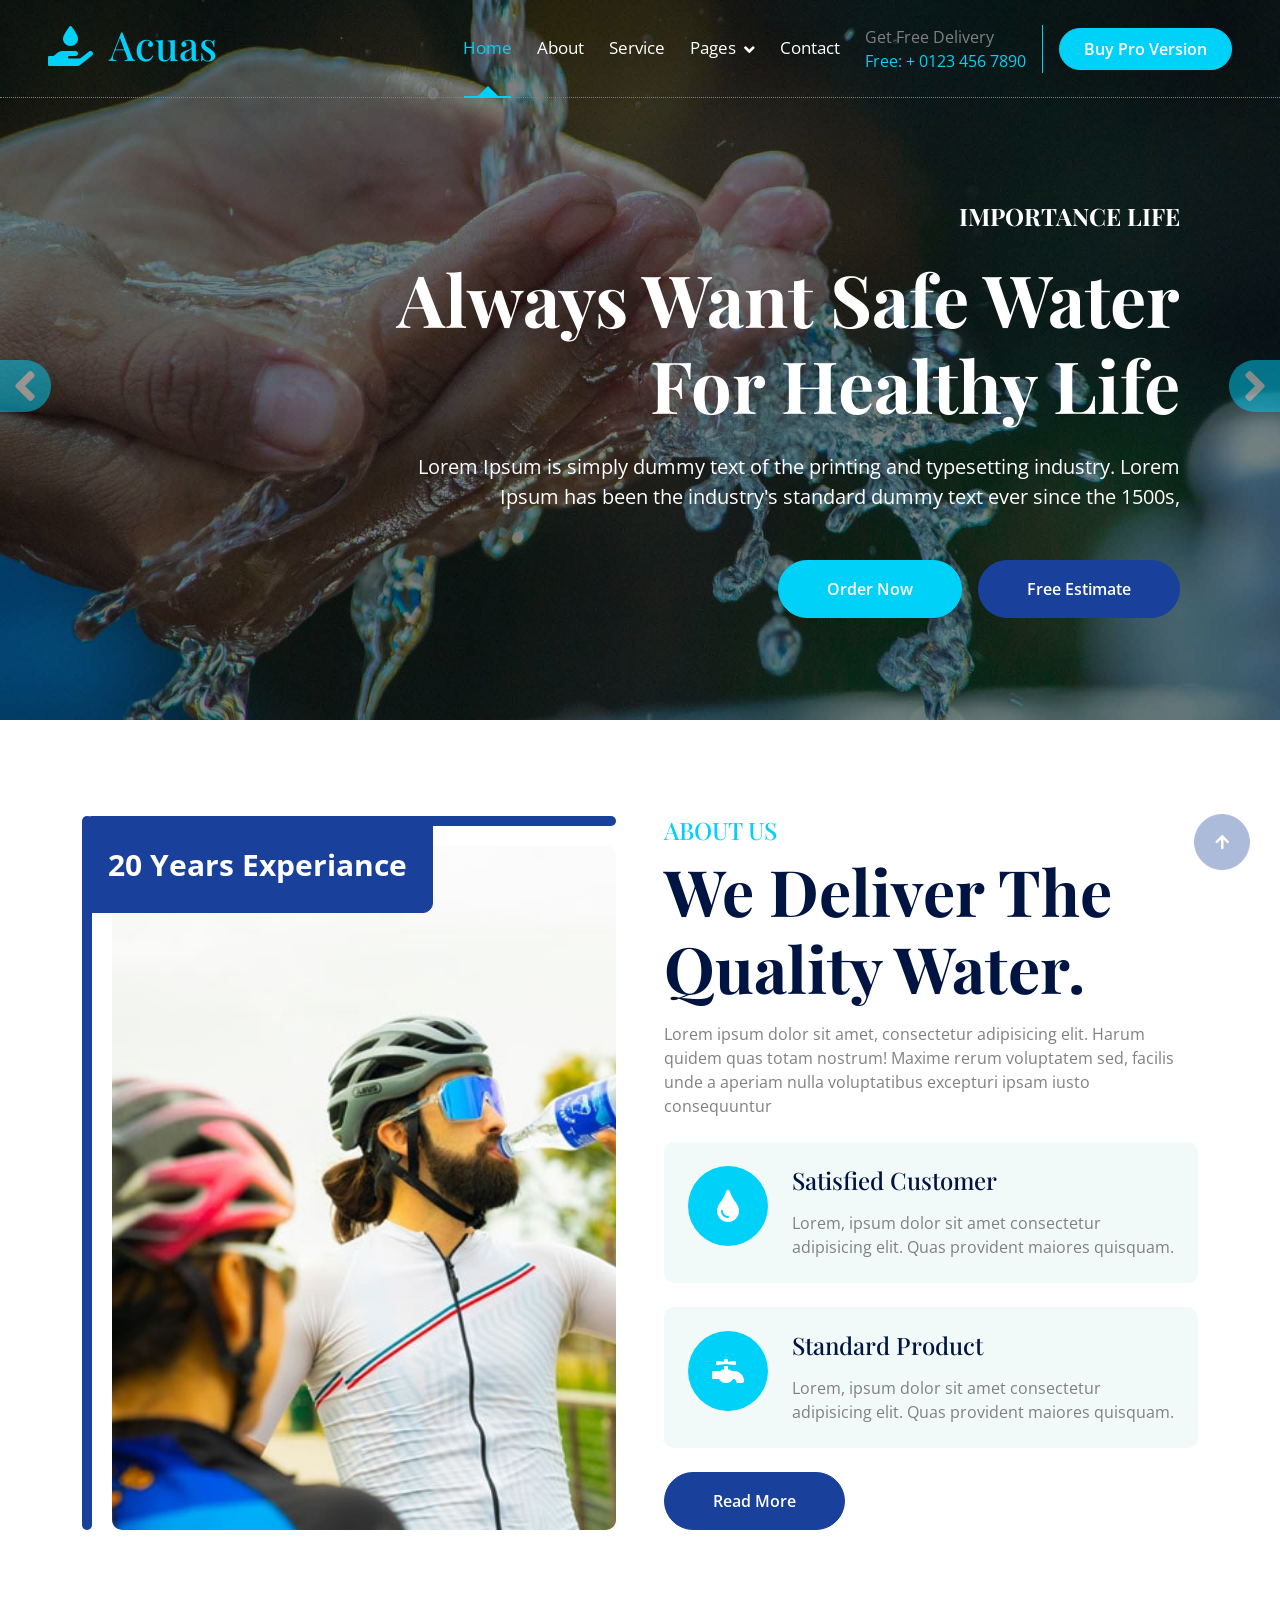
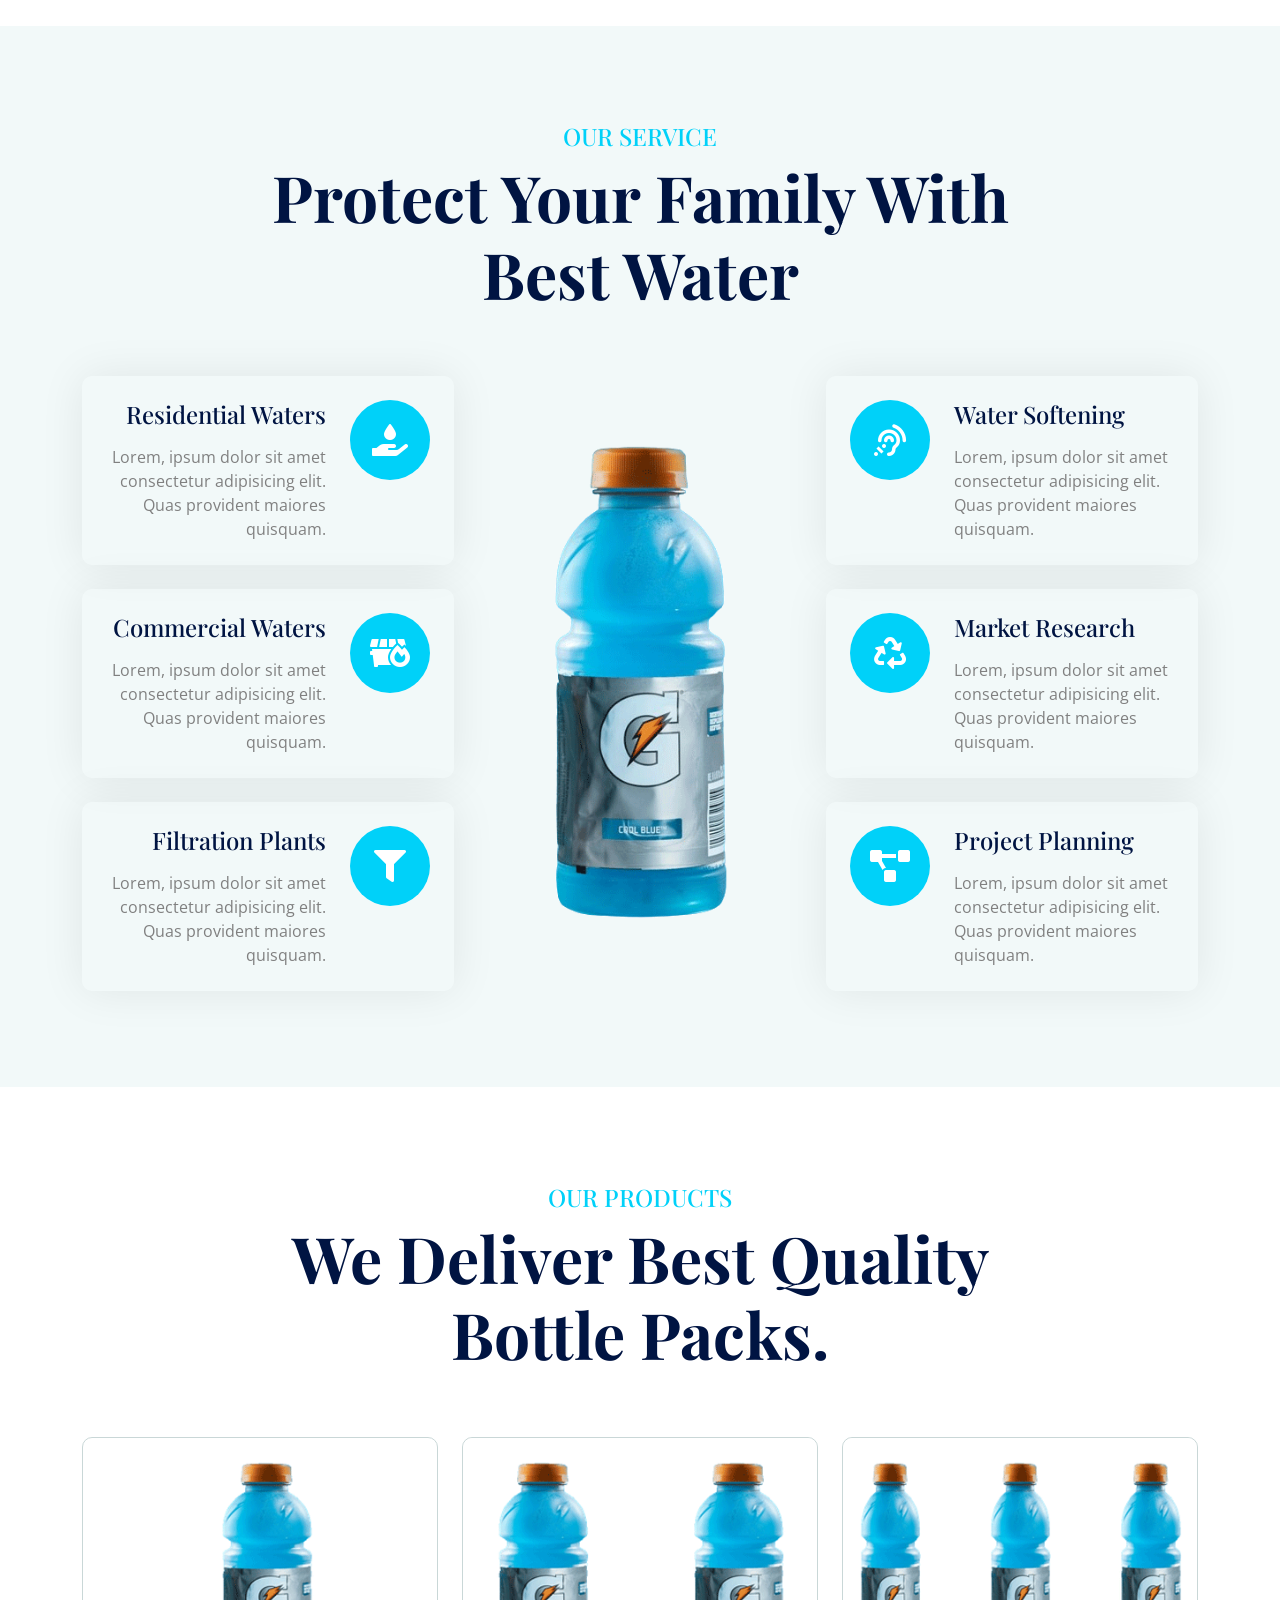
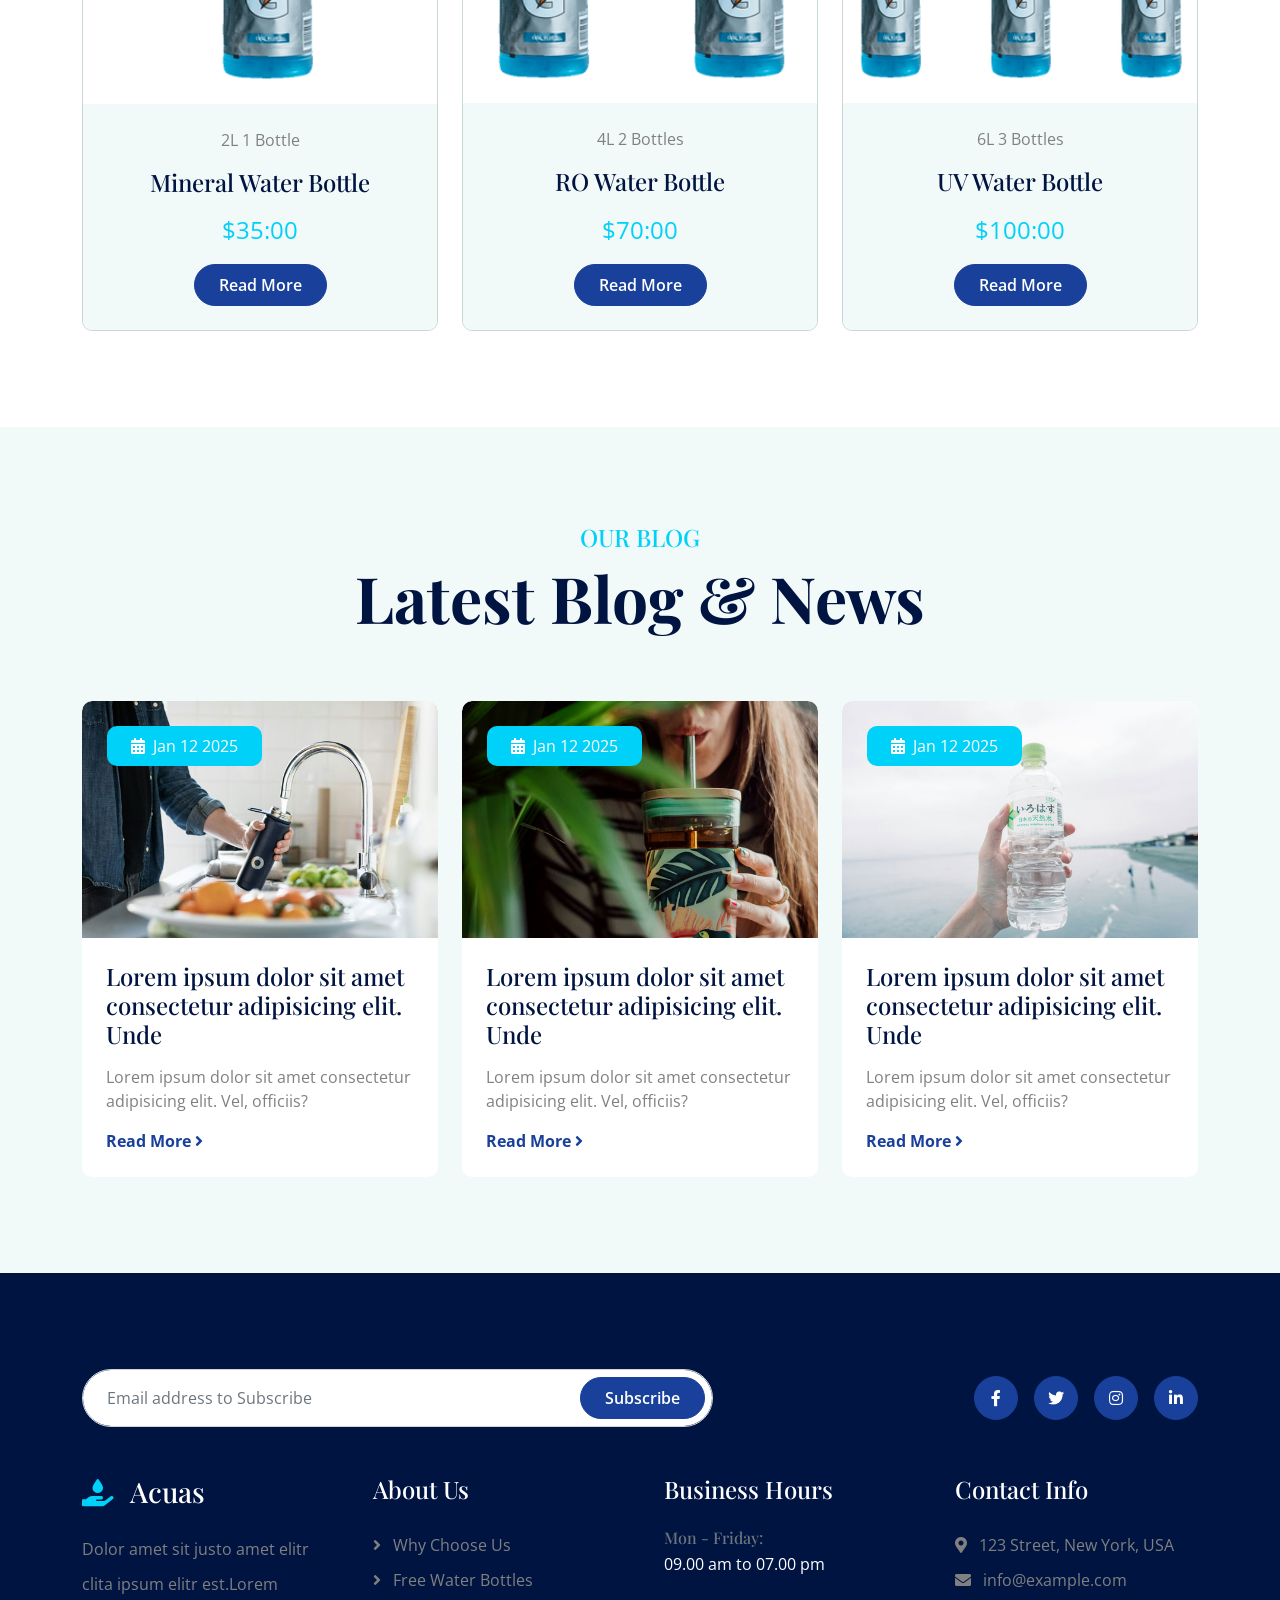
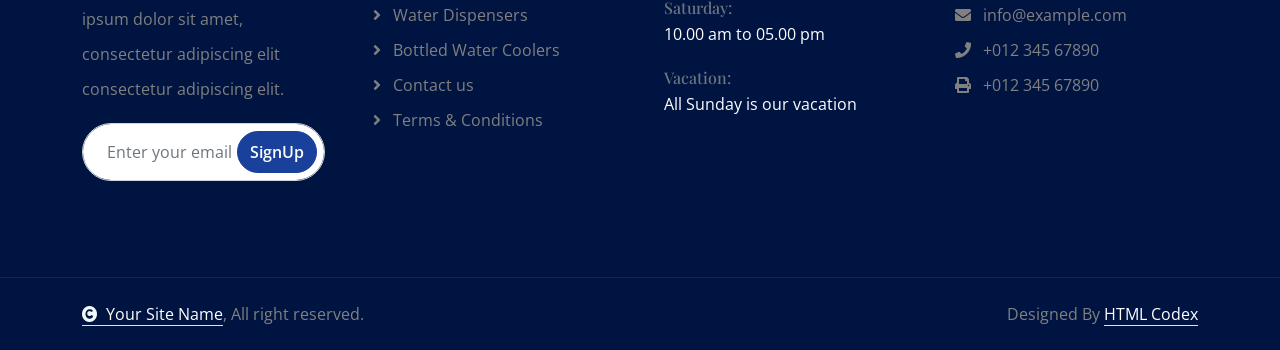
<file: PRO-001/index.html>
<!DOCTYPE html>
<html lang="en">

    <head>
        <meta charset="utf-8">
        <title>Acuas - Drinking Water Website Template</title>
        <meta content="width=device-width, initial-scale=1.0" name="viewport">
        <meta content="" name="keywords">
        <meta content="" name="description">

        <!-- Google Web Fonts -->
        <link rel="preconnect" href="https://fonts.googleapis.com">
        <link rel="preconnect" href="https://fonts.gstatic.com" crossorigin>
        <link href="https://fonts.googleapis.com/css2?family=Open+Sans:ital,wdth,wght@0,75..100,300..800;1,75..100,300..800&family=Playfair+Display:ital,wght@0,400..900;1,400..900&display=swap" rel="stylesheet"> 

        <!-- Icon Font Stylesheet -->
        <link rel="stylesheet" href="https://use.fontawesome.com/releases/v5.15.4/css/all.css"/>
        <link href="https://cdn.jsdelivr.net/npm/bootstrap-icons@1.4.1/font/bootstrap-icons.css" rel="stylesheet">

        <!-- Libraries Stylesheet -->
        <link href="lib/animate/animate.min.css" rel="stylesheet">
        <link href="lib/owlcarousel/assets/owl.carousel.min.css" rel="stylesheet">


        <!-- Customized Bootstrap Stylesheet -->
        <link href="css/bootstrap.min.css" rel="stylesheet">

        <!-- Template Stylesheet -->
        <link href="css/style.css" rel="stylesheet">
    </head>

    <body>

        <!-- Spinner Start -->
        <div id="spinner" class="show bg-white position-fixed translate-middle w-100 vh-100 top-50 start-50 d-flex align-items-center justify-content-center">
            <div class="spinner-border text-primary" style="width: 3rem; height: 3rem;" role="status">
                <span class="sr-only">Loading...</span>
            </div>
        </div>
        <!-- Spinner End -->

        <!-- Navbar & Hero Start -->
        <div class="container-fluid position-relative p-0">
            <nav class="navbar navbar-expand-lg navbar-light px-4 px-lg-5 py-3 py-lg-0">
                <a href="" class="navbar-brand p-0">
                    <h1 class="text-primary"><i class="fas fa-hand-holding-water me-3"></i>Acuas</h1>
                    <!-- <img src="img/logo.png" alt="Logo"> -->
                </a>
                <button class="navbar-toggler" type="button" data-bs-toggle="collapse" data-bs-target="#navbarCollapse">
                    <span class="fa fa-bars"></span>
                </button>
                <div class="collapse navbar-collapse" id="navbarCollapse">
                    <div class="navbar-nav ms-auto py-0">
                        <a href="index.html" class="nav-item nav-link active">Home</a>
                        <a href="about.html" class="nav-item nav-link">About</a>
                        <a href="service.html" class="nav-item nav-link">Service</a>
                        <div class="nav-item dropdown">
                            <a href="https://www.youtube.com/watch?v=h7Z0yKhiB08&pp=ygUFMCBzZWM%3D" class="nav-link dropdown-toggle" data-bs-toggle="dropdown">Pages</a>
                            <div class="dropdown-menu m-0">
                                <a href="product.html" class="dropdown-item">Products</a>
                                <a href="blog.html" class="dropdown-item">Blog Posts</a>
                            </div>
                        </div>
                        <a href="contact.html" class="nav-item nav-link">Contact</a>
                    </div>
                    <div class="d-none d-xl-flex me-3">
                        <div class="d-flex flex-column pe-3 border-end border-primary">
                            <span class="text-body">Get Free Delivery</span>
                            <a href="tel:+4733378901"><span class="text-primary">Free: + 0123 456 7890</span></a>
                        </div>
                    </div>
                    <a href="https://htmlcodex.com/downloading/?item=3402" class="btn btn-primary rounded-pill d-inline-flex flex-shrink-0 py-2 px-4">Buy Pro Version</a>
                </div>
            </nav>

            <!-- Carousel Start -->
            <div class="carousel-header">
                <div id="carouselId" class="carousel slide" data-bs-ride="carousel">
                    <ol class="carousel-indicators">
                        <li data-bs-target="#carouselId" data-bs-slide-to="0" class="active"></li>
                        <li data-bs-target="#carouselId" data-bs-slide-to="1"></li>
                        <li data-bs-target="#carouselId" data-bs-slide-to="2"></li>
                    </ol>
                    <div class="carousel-inner" role="listbox">
                        <div class="carousel-item active">
                            <img src="img/carousel-1.jpg" class="img-fluid w-100" alt="Image">
                            <div class="carousel-caption-1">
                                <div class="carousel-caption-1-content" style="max-width: 900px;">
                                    <h4 class="text-white text-uppercase fw-bold mb-4 fadeInLeft animated" data-animation="fadeInLeft" data-delay="1s" style="animation-delay: 1s;" style="letter-spacing: 3px;">Importance life</h4>
                                    <h1 class="display-2 text-capitalize text-white mb-4 fadeInLeft animated" data-animation="fadeInLeft" data-delay="1.3s" style="animation-delay: 1.3s;">Always Want Safe Water For Healthy Life</h1>
                                    <p class="mb-5 fs-5 text-white fadeInLeft animated" data-animation="fadeInLeft" data-delay="1.5s" style="animation-delay: 1.5s;">Lorem Ipsum is simply dummy text of the printing and typesetting industry. Lorem Ipsum has been the industry's standard dummy text ever since the 1500s, 
                                    </p>
                                    <div class="carousel-caption-1-content-btn fadeInLeft animated" data-animation="fadeInLeft" data-delay="1.7s" style="animation-delay: 1.7s;">
                                        <a class="btn btn-primary rounded-pill flex-shrink-0 py-3 px-5 me-2" href="#">Order Now</a>
                                        <a class="btn btn-secondary rounded-pill flex-shrink-0 py-3 px-5 ms-2" href="#">Free Estimate</a>
                                    </div>
                                </div>
                            </div>
                        </div>
                        <div class="carousel-item">
                            <img src="img/carousel-2.jpg" class="img-fluid w-100" alt="Image">
                            <div class="carousel-caption-2">
                                <div class="carousel-caption-2-content" style="max-width: 900px;">
                                    <h4 class="text-white text-uppercase fw-bold mb-4 fadeInRight animated" data-animation="fadeInRight" data-delay="1s" style="animation-delay: 1s;" style="letter-spacing: 3px;">Importance life</h4>
                                    <h1 class="display-2 text-capitalize text-white mb-4 fadeInRight animated" data-animation="fadeInRight" data-delay="1.3s" style="animation-delay: 1.3s;">Always Want Safe Water For Healthy Life</h1>
                                    <p class="mb-5 fs-5 text-white fadeInRight animated" data-animation="fadeInRight" data-delay="1.5s" style="animation-delay: 1.5s;">Lorem Ipsum is simply dummy text of the printing and typesetting industry. Lorem Ipsum has been the industry's standard dummy text ever since the 1500s, 
                                    </p>
                                    <div class="carousel-caption-2-content-btn fadeInRight animated" data-animation="fadeInRight" data-delay="1.7s" style="animation-delay: 1.7s;">
                                        <a class="btn btn-primary rounded-pill flex-shrink-0 py-3 px-5 me-2" href="#">Order Now</a>
                                        <a class="btn btn-secondary rounded-pill flex-shrink-0 py-3 px-5 ms-2" href="#">Free Estimate</a>
                                    </div>
                                </div>
                            </div>
                        </div>
                    </div>
                    <button class="carousel-control-prev" type="button" data-bs-target="#carouselId" data-bs-slide="prev">
                        <span class="carousel-control-prev-icon btn btn-primary fadeInLeft animated" aria-hidden="true" data-animation="fadeInLeft" data-delay="1.1s" style="animation-delay: 1.3s;"> <i class="fa fa-angle-left fa-3x"></i></span>
                        <span class="visually-hidden">Previous</span>
                    </button>
                    <button class="carousel-control-next" type="button" data-bs-target="#carouselId" data-bs-slide="next">
                        <span class="carousel-control-next-icon btn btn-primary fadeInRight animated" aria-hidden="true" data-animation="fadeInLeft" data-delay="1.1s" style="animation-delay: 1.3s;"><i class="fa fa-angle-right fa-3x"></i></span>
                        <span class="visually-hidden">Next</span>
                    </button>
                </div>
            </div>
            <!-- Carousel End -->
        </div>
        <!-- Navbar & Hero End -->


        <!-- About Start -->
        <div class="container-fluid about overflow-hidden py-5">
            <div class="container py-5">
                <div class="row g-5">
                    <div class="col-xl-6 wow fadeInLeft" data-wow-delay="0.2s">
                        <div class="about-img rounded h-100">
                            <img src="img/about.jpg" class="img-fluid rounded h-100 w-100" style="object-fit: cover;" alt="">
                            <div class="about-exp"><span>20 Years Experiance</span></div>
                        </div>
                    </div>
                    <div class="col-xl-6 wow fadeInRight" data-wow-delay="0.2s">
                        <div class="about-item">
                            <h4 class="text-primary text-uppercase">About Us</h4>
                            <h1 class="display-3 mb-3">We Deliver The Quality Water.</h1>
                            <p class="mb-4">Lorem ipsum dolor sit amet, consectetur adipisicing elit. Harum quidem quas totam nostrum! Maxime rerum voluptatem sed, facilis unde a aperiam nulla voluptatibus excepturi ipsam iusto consequuntur
                            </p>
                            <div class="bg-light rounded p-4 mb-4">
                                <div class="row">
                                    <div class="col-12">
                                        <div class="d-flex">
                                            <div class="pe-4">
                                                <div class="rounded-circle bg-primary d-flex align-items-center justify-content-center" style="width: 80px; height: 80px;"><i class="fas fa-tint text-white fa-2x"></i></div>
                                            </div>
                                            <div class="">
                                                <a href="#" class="h4 d-inline-block mb-3">Satisfied Customer</a>
                                                <p class="mb-0">Lorem, ipsum dolor sit amet consectetur adipisicing elit. Quas provident maiores quisquam.</p>
                                            </div>
                                        </div>
                                    </div>
                                </div>
                            </div>
                            <div class="bg-light rounded p-4 mb-4">
                                <div class="row">
                                    <div class="col-12">
                                        <div class="d-flex">
                                            <div class="pe-4">
                                                <div class="rounded-circle bg-primary d-flex align-items-center justify-content-center" style="width: 80px; height: 80px;"><i class="fas fa-faucet text-white fa-2x"></i></div>
                                            </div>
                                            <div class="">
                                                <a href="#" class="h4 d-inline-block mb-3">Standard Product</a>
                                                <p class="mb-0">Lorem, ipsum dolor sit amet consectetur adipisicing elit. Quas provident maiores quisquam.</p>
                                            </div>
                                        </div>
                                    </div>
                                </div>
                            </div>
                            <a href="#" class="btn btn-secondary rounded-pill py-3 px-5">Read More</a>
                        </div>
                    </div>
                </div>
            </div>
        </div>
        <!-- About End -->

        <!-- Service Start -->
        <div class="container-fluid service bg-light overflow-hidden py-5">
            <div class="container py-5">
                <div class="text-center mx-auto pb-5 wow fadeInUp" data-wow-delay="0.2s" style="max-width: 800px;">
                    <h4 class="text-uppercase text-primary">Our Service</h4>
                    <h1 class="display-3 text-capitalize mb-3">Protect Your Family with Best Water</h1>
                </div>
                <div class="row gx-0 gy-4 align-items-center">
                    <div class="col-lg-6 col-xl-4 wow fadeInLeft" data-wow-delay="0.2s">
                        <div class="service-item rounded p-4 mb-4">
                            <div class="row">
                                <div class="col-12">
                                    <div class="d-flex">
                                        <div class="service-content text-end">
                                            <a href="#" class="h4 d-inline-block mb-3">Residential Waters</a>
                                            <p class="mb-0">Lorem, ipsum dolor sit amet consectetur adipisicing elit. Quas provident maiores quisquam.</p>
                                        </div>
                                        <div class="ps-4">
                                            <div class="service-btn"><i class="fas fa-hand-holding-water text-white fa-2x"></i></div>
                                        </div>
                                    </div>
                                </div>
                            </div>
                        </div>
                        <div class="service-item rounded p-4 mb-4">
                            <div class="row">
                                <div class="col-12">
                                    <div class="d-flex">
                                        <div class="service-content text-end">
                                            <a href="#" class="h4 d-inline-block mb-3">Commercial Waters</a>
                                            <p class="mb-0">Lorem, ipsum dolor sit amet consectetur adipisicing elit. Quas provident maiores quisquam.</p>
                                        </div>
                                        <div class="ps-4">
                                            <div class="service-btn"><i class="fas fa-dumpster-fire text-white fa-2x"></i></div>
                                        </div>
                                    </div>
                                </div>
                            </div>
                        </div>
                        <div class="service-item rounded p-4 mb-0">
                            <div class="row">
                                <div class="col-12">
                                    <div class="d-flex">
                                        <div class="service-content text-end">
                                            <a href="#" class="h4 d-inline-block mb-3">Filtration Plants</a>
                                            <p class="mb-0">Lorem, ipsum dolor sit amet consectetur adipisicing elit. Quas provident maiores quisquam.</p>
                                        </div>
                                        <div class="ps-4">
                                            <div class="service-btn"><i class="fas fa-filter text-white fa-2x"></i></div>
                                        </div>
                                    </div>
                                </div>
                            </div>
                        </div>
                    </div>
                    <div class="col-lg-6 col-xl-4 wow fadeInUp" data-wow-delay="0.3s">
                        <div class="bg-transparent">
                            <img src="img/water.png" class="img-fluid w-100" alt="">
                        </div>
                    </div>
                    <div class="col-lg-6 col-xl-4 wow fadeInRight" data-wow-delay="0.2s">
                        <div class="service-item rounded p-4 mb-4">
                            <div class="row">
                                <div class="col-12">
                                    <div class="d-flex">
                                        <div class="pe-4">
                                            <div class="service-btn"><i class="fas fa-assistive-listening-systems text-white fa-2x"></i></div>
                                        </div>
                                        <div class="service-content">
                                            <a href="#" class="h4 d-inline-block mb-3">Water Softening</a>
                                            <p class="mb-0">Lorem, ipsum dolor sit amet consectetur adipisicing elit. Quas provident maiores quisquam.</p>
                                        </div>
                                    </div>
                                </div>
                            </div>
                        </div>
                        <div class="service-item rounded p-4 mb-4">
                            <div class="row">
                                <div class="col-12">
                                    <div class="d-flex">
                                        <div class="pe-4">
                                            <div class="service-btn"><i class="fas fa-recycle text-white fa-2x"></i></div>
                                        </div>
                                        <div class="service-content">
                                            <a href="#" class="h4 d-inline-block mb-3">Market Research</a>
                                            <p class="mb-0">Lorem, ipsum dolor sit amet consectetur adipisicing elit. Quas provident maiores quisquam.</p>
                                        </div>
                                    </div>
                                </div>
                            </div>
                        </div>
                        <div class="service-item rounded p-4 mb-0">
                            <div class="row">
                                <div class="col-12">
                                    <div class="d-flex">
                                        <div class="pe-4">
                                            <div class="service-btn"><i class="fas fa-project-diagram text-white fa-2x"></i></div>
                                        </div>
                                        <div class="service-content">
                                            <a href="#" class="h4 d-inline-block mb-3">Project Planning</a>
                                            <p class="mb-0">Lorem, ipsum dolor sit amet consectetur adipisicing elit. Quas provident maiores quisquam.</p>
                                        </div>
                                    </div>
                                </div>
                            </div>
                        </div>
                    </div>
                </div>
            </div>
        </div>
        <!-- Service End -->


        <!-- Products Start -->
        <div class="container-fluid product py-5">
            <div class="container py-5">
                <div class="text-center mx-auto pb-5 wow fadeInUp" data-wow-delay="0.2s" style="max-width: 800px;">
                    <h4 class="text-uppercase text-primary">Our Products</h4>
                    <h1 class="display-3 text-capitalize mb-3">We Deliver Best Quality Bottle Packs.</h1>
                </div>
                <div class="row g-4 justify-content-center">
                    <div class="col-lg-6 col-xl-4 wow fadeInUp" data-wow-delay="0.2s">
                        <div class="product-item">
                            <img src="img/product-3.png" class="img-fluid w-100 rounded-top"  alt="Image">
                            <div class="product-content bg-light text-center rounded-bottom p-4">
                                <p>2L 1 Bottle</p>
                                <a href="#" class="h4 d-inline-block mb-3">Mineral Water Bottle</a>
                                <p class="fs-4 text-primary mb-3">$35:00</p>
                                <a href="#" class="btn btn-secondary rounded-pill py-2 px-4">Read More</a>
                            </div>
                        </div>
                    </div>
                    <div class="col-lg-6 col-xl-4 wow fadeInUp" data-wow-delay="0.4s">
                        <div class="product-item">
                            <img src="img/product-2.png" class="img-fluid w-100 rounded-top"  alt="Image">
                            <div class="product-content bg-light text-center rounded-bottom p-4">
                                <p>4L 2 Bottles</p>
                                <a href="#" class="h4 d-inline-block mb-3">RO Water Bottle</a>
                                <p class="fs-4 text-primary mb-3">$70:00</p>
                                <a href="#" class="btn btn-secondary rounded-pill py-2 px-4">Read More</a>
                            </div>
                        </div>
                    </div>
                    <div class="col-lg-6 col-xl-4 wow fadeInUp" data-wow-delay="0.6s">
                        <div class="product-item">
                            <img src="img/product-1.png" class="img-fluid w-100 rounded-top"  alt="Image">
                            <div class="product-content bg-light text-center rounded-bottom p-4">
                                <p>6L 3 Bottles</p>
                                <a href="#" class="h4 d-inline-block mb-3">UV Water Bottle</a>
                                <p class="fs-4 text-primary mb-3">$100:00</p>
                                <a href="#" class="btn btn-secondary rounded-pill py-2 px-4">Read More</a>
                            </div>
                        </div>
                    </div>
                </div>
            </div>
        </div>
        <!-- Products End -->


        <!-- Blog Start -->
        <div class="container-fluid bg-light blog py-5">
            <div class="container py-5">
                <div class="text-center mx-auto pb-5 wow fadeInUp" data-wow-delay="0.2s" style="max-width: 800px;">
                    <h4 class="text-uppercase text-primary">Our Blog</h4>
                    <h1 class="display-3 text-capitalize mb-3">Latest Blog & News</h1>
                </div>
                <div class="row g-4 justify-content-center">
                    <div class="col-lg-6 col-xl-4 wow fadeInUp" data-wow-delay="0.2s">
                        <div class="blog-item">
                            <div class="blog-img">
                                <img src="img/blog-1.jpg" class="img-fluid rounded-top w-100" alt="">
                                <div class="blog-date px-4 py-2"><i class="fa fa-calendar-alt me-1"></i> Jan 12 2025</div>
                            </div>
                            <div class="blog-content rounded-bottom p-4">
                                <a href="#" class="h4 d-inline-block mb-3">Lorem ipsum dolor sit amet consectetur adipisicing elit. Unde</a>
                                <p>Lorem ipsum dolor sit amet consectetur adipisicing elit. Vel, officiis?</p>
                                <a href="#" class="fw-bold text-secondary">Read More <i class="fa fa-angle-right"></i></a>
                            </div>
                        </div>
                    </div>
                    <div class="col-lg-6 col-xl-4 wow fadeInUp" data-wow-delay="0.4s">
                        <div class="blog-item">
                            <div class="blog-img">
                                <img src="img/blog-2.jpg" class="img-fluid rounded-top w-100" alt="">
                                <div class="blog-date px-4 py-2"><i class="fa fa-calendar-alt me-1"></i> Jan 12 2025</div>
                            </div>
                            <div class="blog-content rounded-bottom p-4">
                                <a href="#" class="h4 d-inline-block mb-3">Lorem ipsum dolor sit amet consectetur adipisicing elit. Unde</a>
                                <p>Lorem ipsum dolor sit amet consectetur adipisicing elit. Vel, officiis?</p>
                                <a href="#" class="fw-bold text-secondary">Read More <i class="fa fa-angle-right"></i></a>
                            </div>
                        </div>
                    </div>
                    <div class="col-lg-6 col-xl-4 wow fadeInUp" data-wow-delay="0.6s">
                        <div class="blog-item">
                            <div class="blog-img">
                                <img src="img/blog-3.jpg" class="img-fluid rounded-top w-100" alt="">
                                <div class="blog-date px-4 py-2"><i class="fa fa-calendar-alt me-1"></i> Jan 12 2025</div>
                            </div>
                            <div class="blog-content rounded-bottom p-4">
                                <a href="#" class="h4 d-inline-block mb-3">Lorem ipsum dolor sit amet consectetur adipisicing elit. Unde</a>
                                <p>Lorem ipsum dolor sit amet consectetur adipisicing elit. Vel, officiis?</p>
                                <a href="#" class="fw-bold text-secondary">Read More <i class="fa fa-angle-right"></i></a>
                            </div>
                        </div>
                    </div>
                </div>
            </div>
        </div>
        <!-- Blog End -->

        <!-- Footer Start -->
        <div class="container-fluid footer py-5 wow fadeIn" data-wow-delay="0.2s">
            <div class="container py-5">
                <div class="row g-5 mb-5 align-items-center">
                    <div class="col-lg-7">
                        <div class="position-relative mx-auto">
                            <input class="form-control rounded-pill w-100 py-3 ps-4 pe-5" type="text" placeholder="Email address to Subscribe">
                            <button type="button" class="btn btn-secondary rounded-pill position-absolute top-0 end-0 py-2 px-4 mt-2 me-2">Subscribe</button>
                        </div>
                    </div>
                    <div class="col-lg-5">
                        <div class="d-flex align-items-center justify-content-center justify-content-lg-end">
                            <a class="btn btn-secondary btn-md-square rounded-circle me-3" href=""><i class="fab fa-facebook-f"></i></a>
                            <a class="btn btn-secondary btn-md-square rounded-circle me-3" href=""><i class="fab fa-twitter"></i></a>
                            <a class="btn btn-secondary btn-md-square rounded-circle me-3" href=""><i class="fab fa-instagram"></i></a>
                            <a class="btn btn-secondary btn-md-square rounded-circle me-0" href=""><i class="fab fa-linkedin-in"></i></a>
                        </div>
                    </div>
                </div>
                <div class="row g-5">
                    <div class="col-md-6 col-lg-6 col-xl-3">
                        <div class="footer-item d-flex flex-column">
                            <div class="footer-item">
                                <h3 class="text-white mb-4"><i class="fas fa-hand-holding-water text-primary me-3"></i>Acuas</h3>
                                <p class="mb-3">Dolor amet sit justo amet elitr clita ipsum elitr est.Lorem ipsum dolor sit amet, consectetur adipiscing elit consectetur adipiscing elit.</p>
                            </div>
                            <div class="position-relative">
                                <input class="form-control rounded-pill w-100 py-3 ps-4 pe-5" type="text" placeholder="Enter your email">
                                <button type="button" class="btn btn-secondary rounded-pill position-absolute top-0 end-0 py-2 mt-2 me-2">SignUp</button>
                            </div>
                        </div>
                    </div>
                    <div class="col-md-6 col-lg-6 col-xl-3">
                        <div class="footer-item d-flex flex-column">
                            <h4 class="text-white mb-4">About Us</h4>
                            <a href="#"><i class="fas fa-angle-right me-2"></i> Why Choose Us</a>
                            <a href="#"><i class="fas fa-angle-right me-2"></i> Free Water Bottles</a>
                            <a href="#"><i class="fas fa-angle-right me-2"></i> Water Dispensers</a>
                            <a href="#"><i class="fas fa-angle-right me-2"></i> Bottled Water Coolers</a>
                            <a href="#"><i class="fas fa-angle-right me-2"></i> Contact us</a>
                            <a href="#"><i class="fas fa-angle-right me-2"></i> Terms & Conditions</a>
                        </div>
                    </div>
                    <div class="col-md-6 col-lg-6 col-xl-3">
                        <div class="footer-item d-flex flex-column">
                            <h4 class="text-white mb-4">Business Hours</h4>
                            <div class="mb-3">
                                <h6 class="text-muted mb-0">Mon - Friday:</h6>
                                <p class="text-white mb-0">09.00 am to 07.00 pm</p>
                            </div>
                            <div class="mb-3">
                                <h6 class="text-muted mb-0">Saturday:</h6>
                                <p class="text-white mb-0">10.00 am to 05.00 pm</p>
                            </div>
                            <div class="mb-3">
                                <h6 class="text-muted mb-0">Vacation:</h6>
                                <p class="text-white mb-0">All Sunday is our vacation</p>
                            </div>
                        </div>
                    </div>
                    <div class="col-md-6 col-lg-6 col-xl-3">
                        <div class="footer-item d-flex flex-column">
                            <h4 class="text-white mb-4">Contact Info</h4>
                            <a href="#"><i class="fa fa-map-marker-alt me-2"></i> 123 Street, New York, USA</a>
                            <a href="mailto:info@example.com"><i class="fas fa-envelope me-2"></i> info@example.com</a>
                            <a href="mailto:info@example.com"><i class="fas fa-envelope me-2"></i> info@example.com</a>
                            <a href="tel:+012 345 67890"><i class="fas fa-phone me-2"></i> +012 345 67890</a>
                            <a href="tel:+012 345 67890" class="mb-3"><i class="fas fa-print me-2"></i> +012 345 67890</a>
                        </div>
                    </div>
                </div>
            </div>
        </div>
        <!-- Footer End -->
        
        <!-- Copyright Start -->
        <div class="container-fluid copyright py-4">
            <div class="container">
                <div class="row g-4 align-items-center">
                    <div class="col-md-6 text-center text-md-start mb-md-0">
                        <span class="text-body"><a href="#" class="border-bottom text-white"><i class="fas fa-copyright text-light me-2"></i>Your Site Name</a>, All right reserved.</span>
                    </div>
                    <div class="col-md-6 text-center text-md-end text-body">
                        <!--/*** The author’s attribution link must remain intact in the template. ***/-->
                        <!--/*** If you wish to remove this credit link, please purchase the Pro Version . ***/-->
                        Designed By <a class="border-bottom text-white" href="https://htmlcodex.com">HTML Codex</a>
                    </div>
                </div>
            </div>
        </div>
        <!-- Copyright End -->


        <!-- Back to Top -->
        <a href="#" class="btn btn-secondary btn-lg-square rounded-circle back-to-top"><i class="fa fa-arrow-up"></i></a>   

        
    <!-- JavaScript Libraries -->
    <script src="https://ajax.googleapis.com/ajax/libs/jquery/3.6.4/jquery.min.js"></script>
    <script src="https://cdn.jsdelivr.net/npm/bootstrap@5.0.0/dist/js/bootstrap.bundle.min.js"></script>
    <script src="lib/wow/wow.min.js"></script>
    <script src="lib/easing/easing.min.js"></script>
    <script src="lib/waypoints/waypoints.min.js"></script>
    <script src="lib/owlcarousel/owl.carousel.min.js"></script>
    

    <!-- Template Javascript -->
    <script src="js/main.js"></script>
    </body>

</html>
</file>
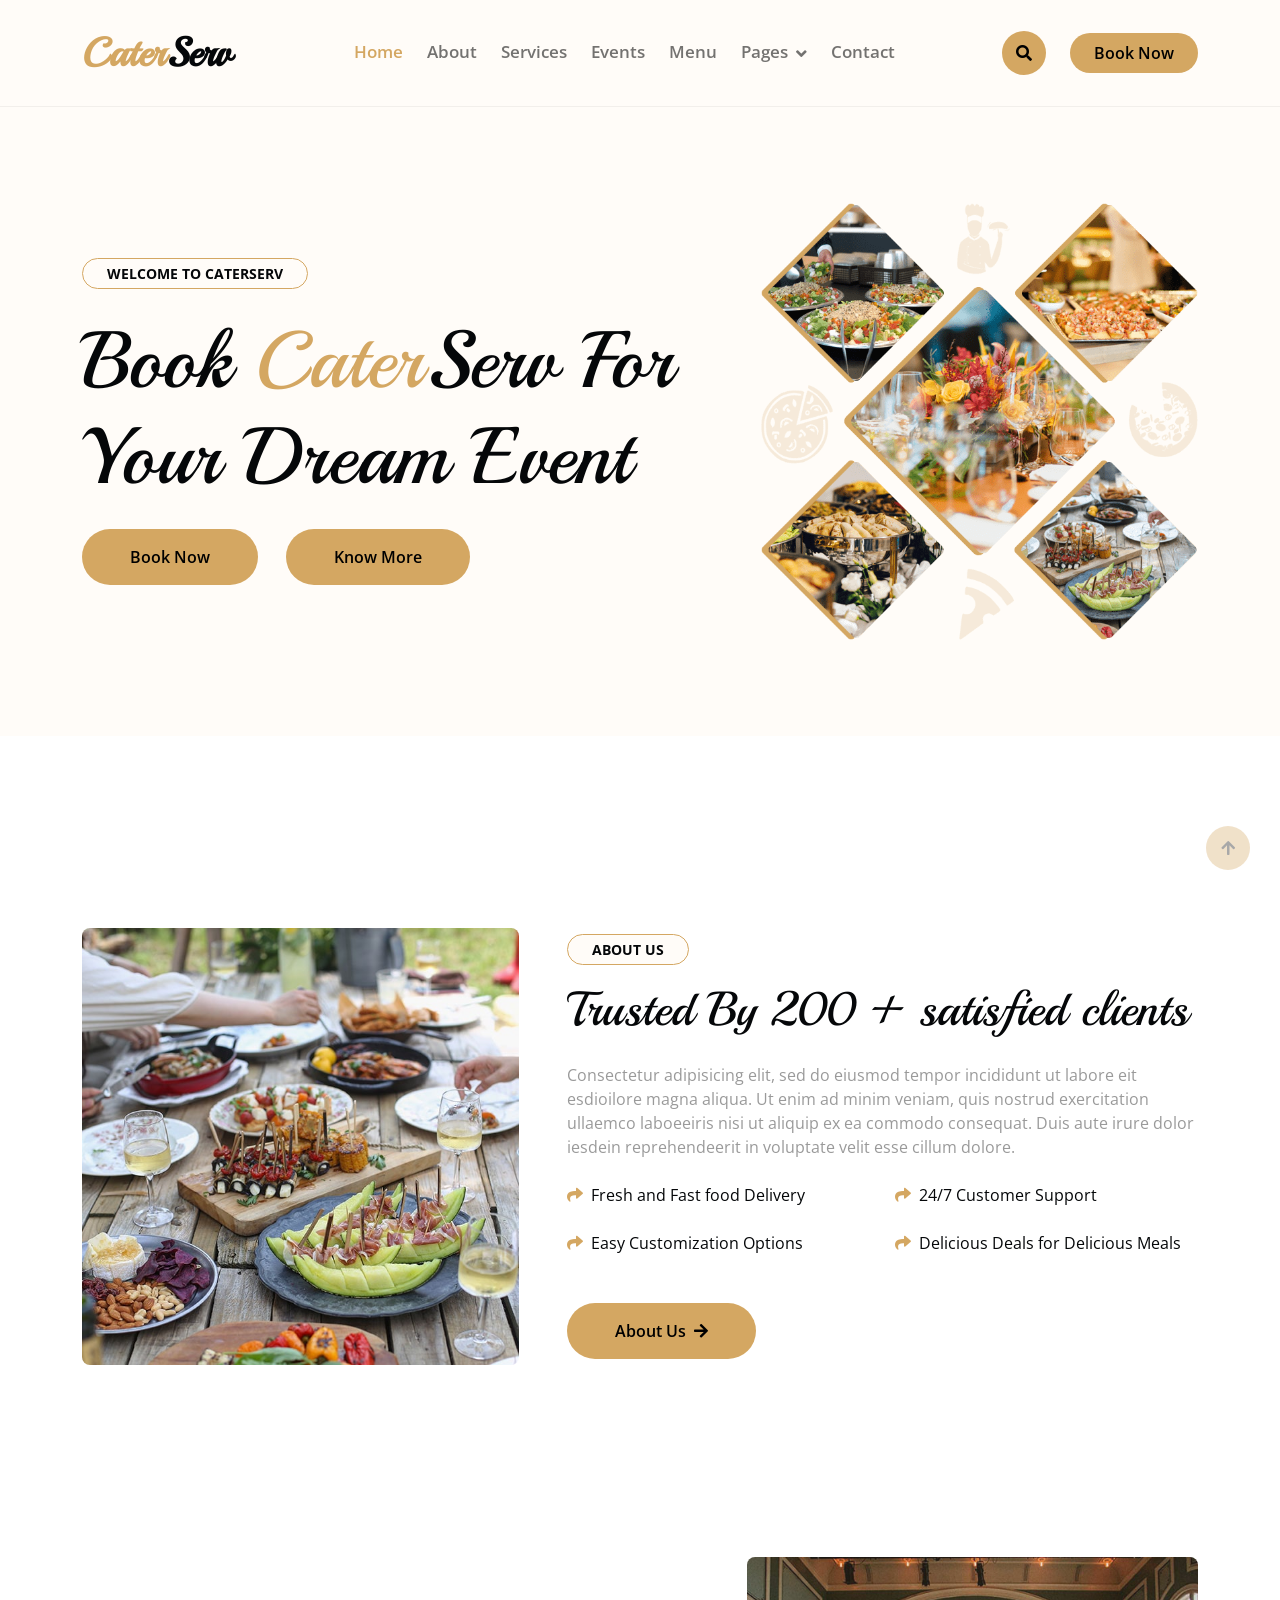
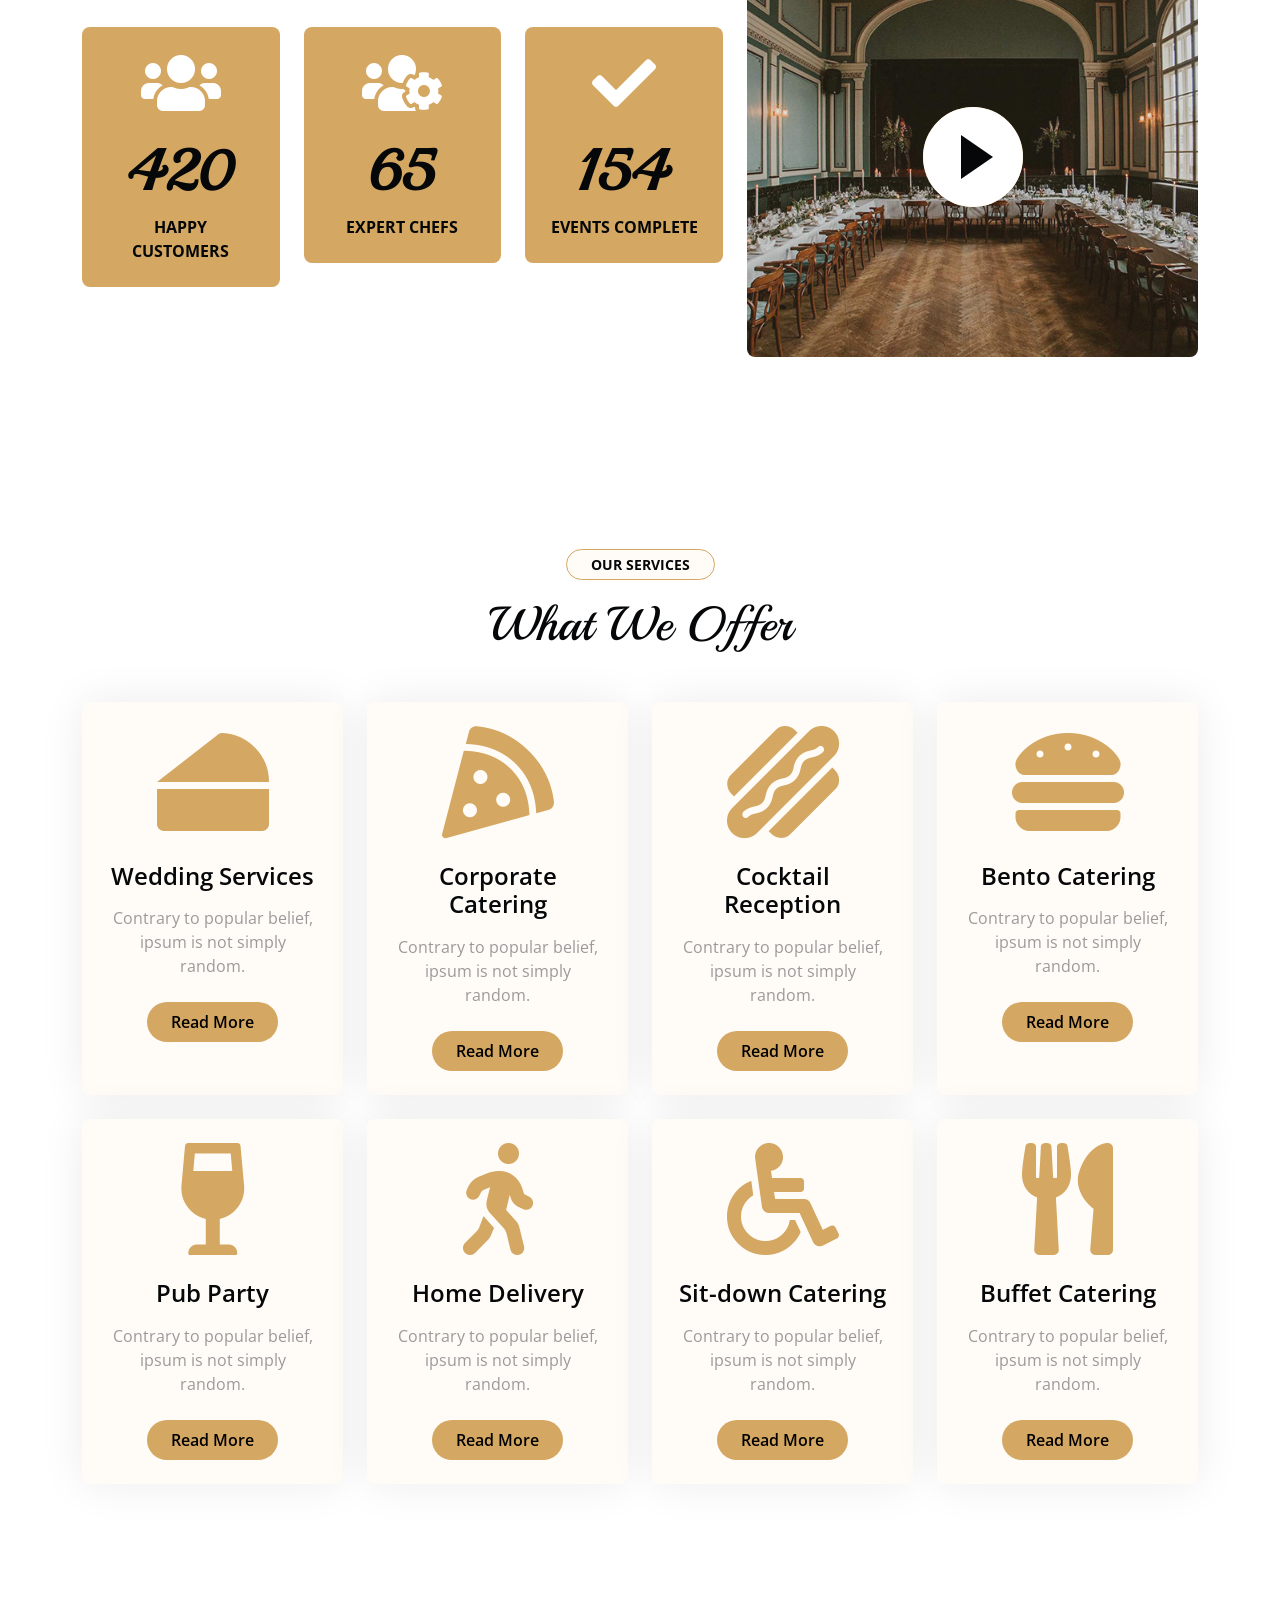
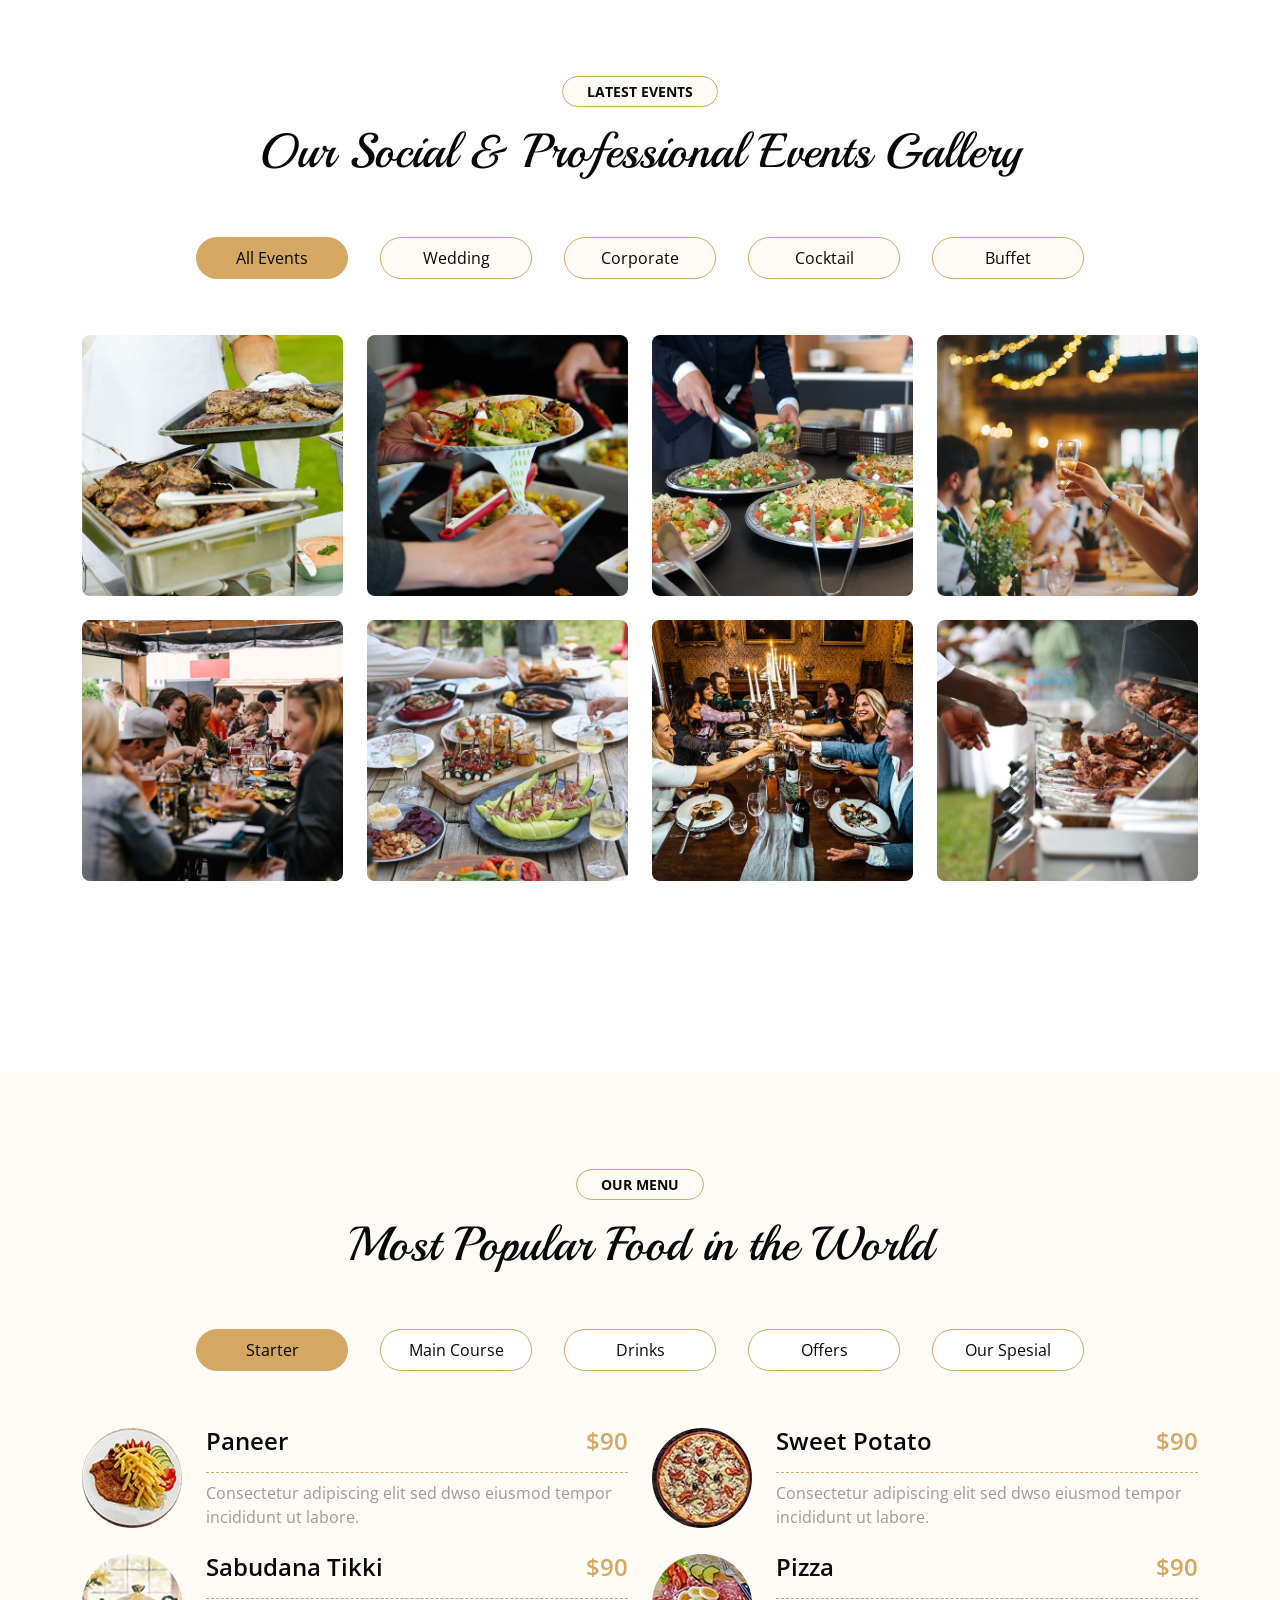
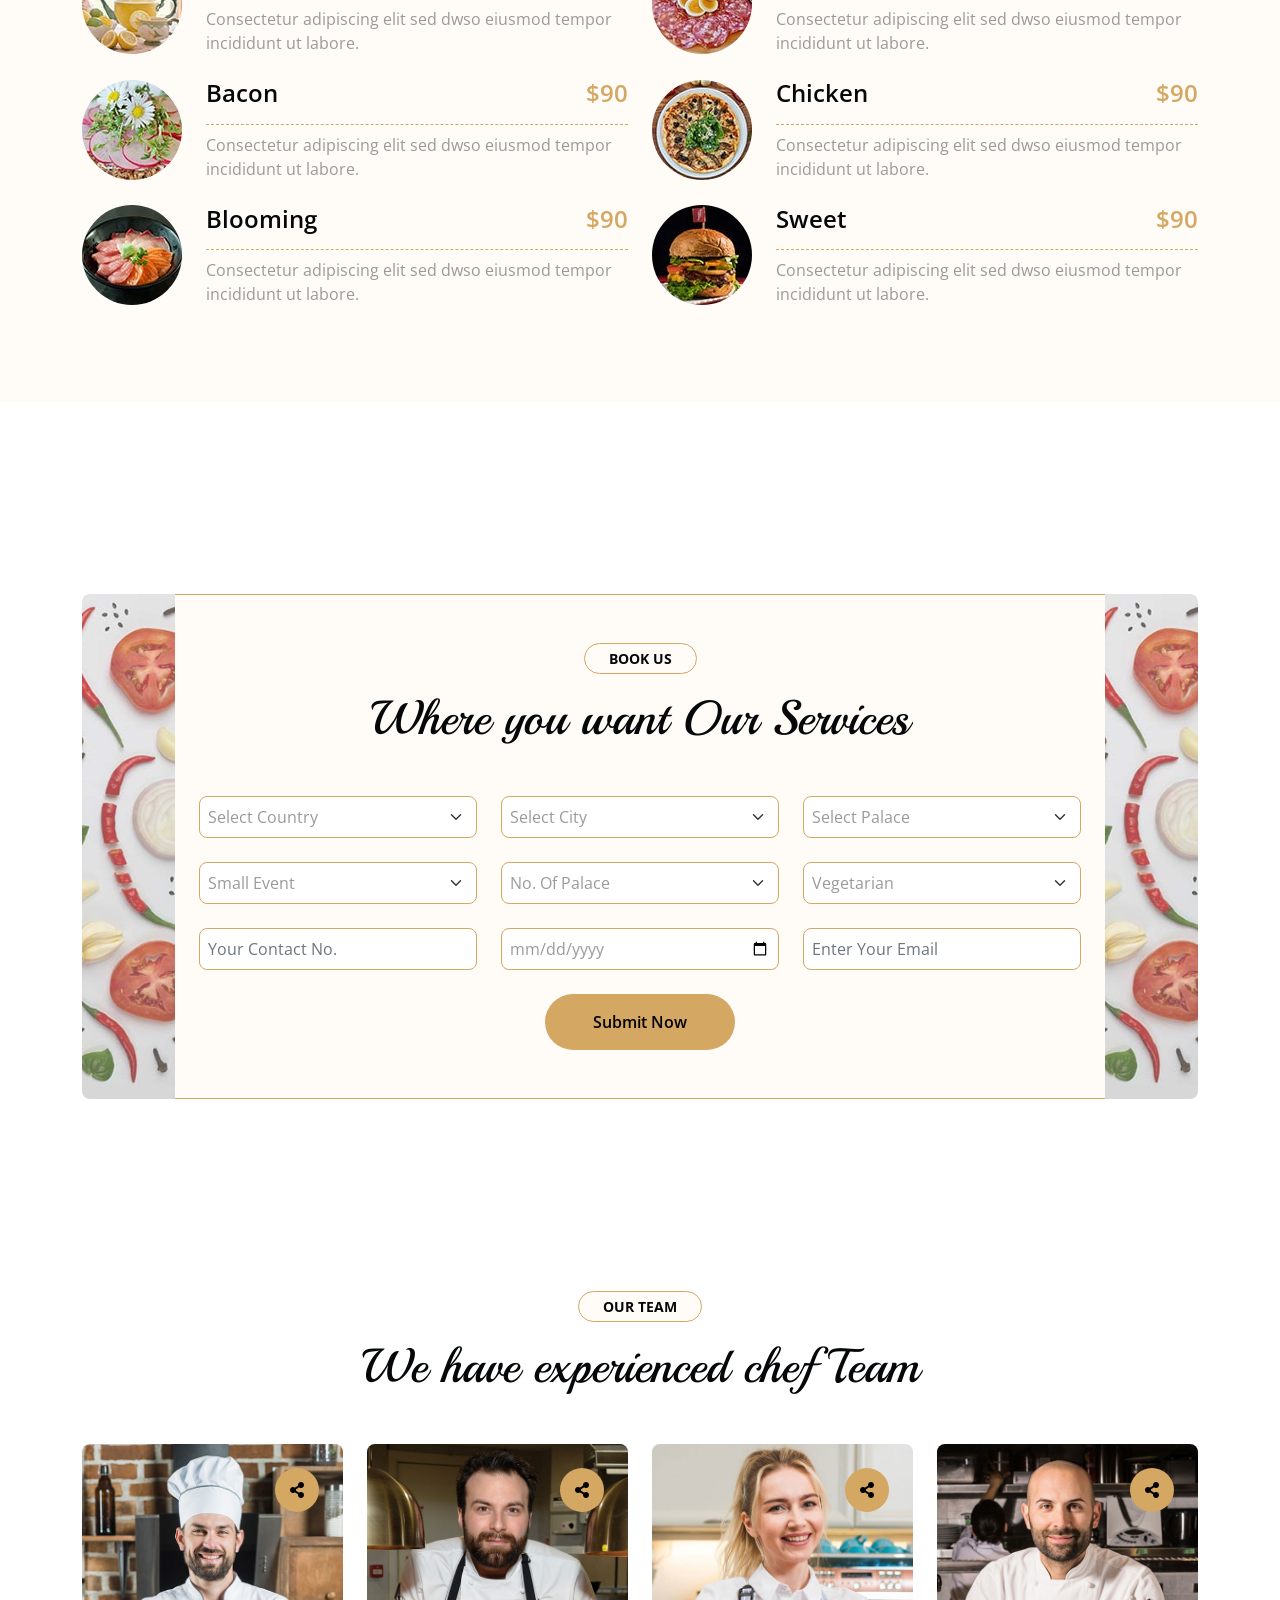
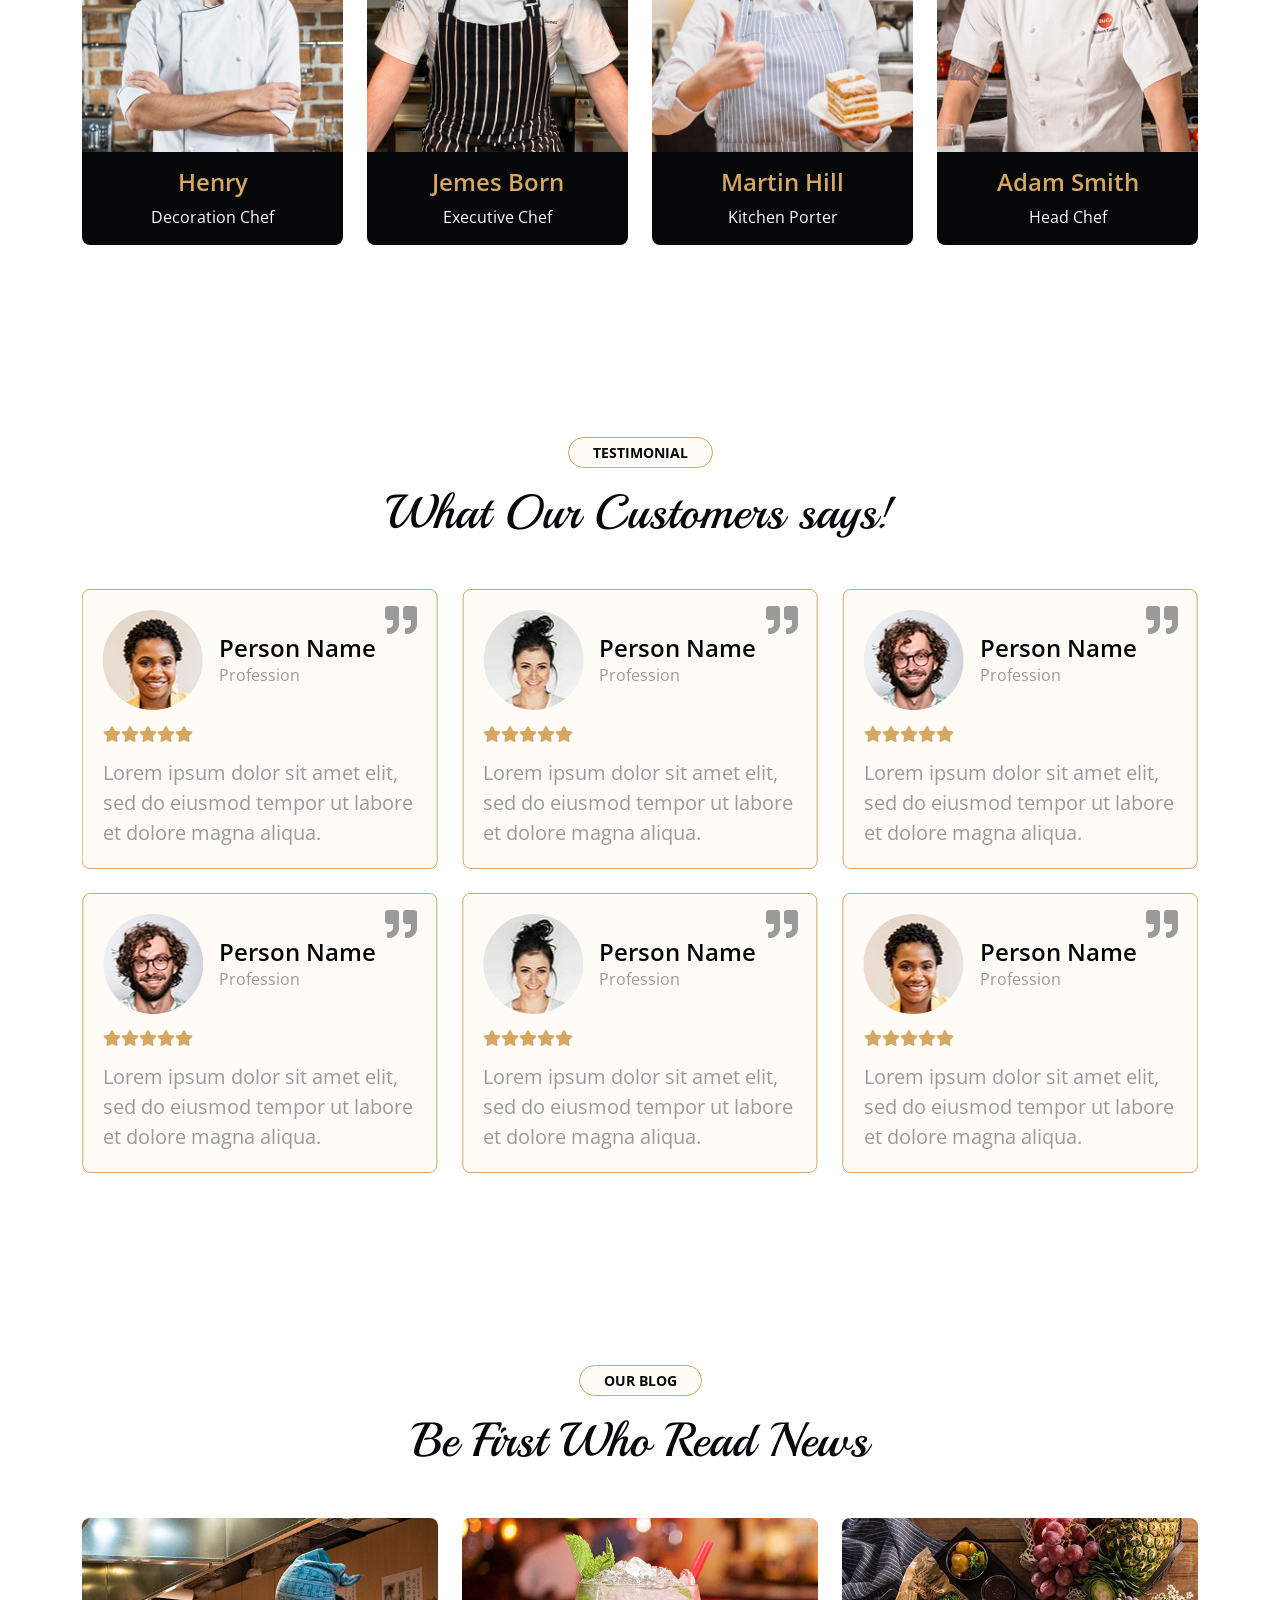
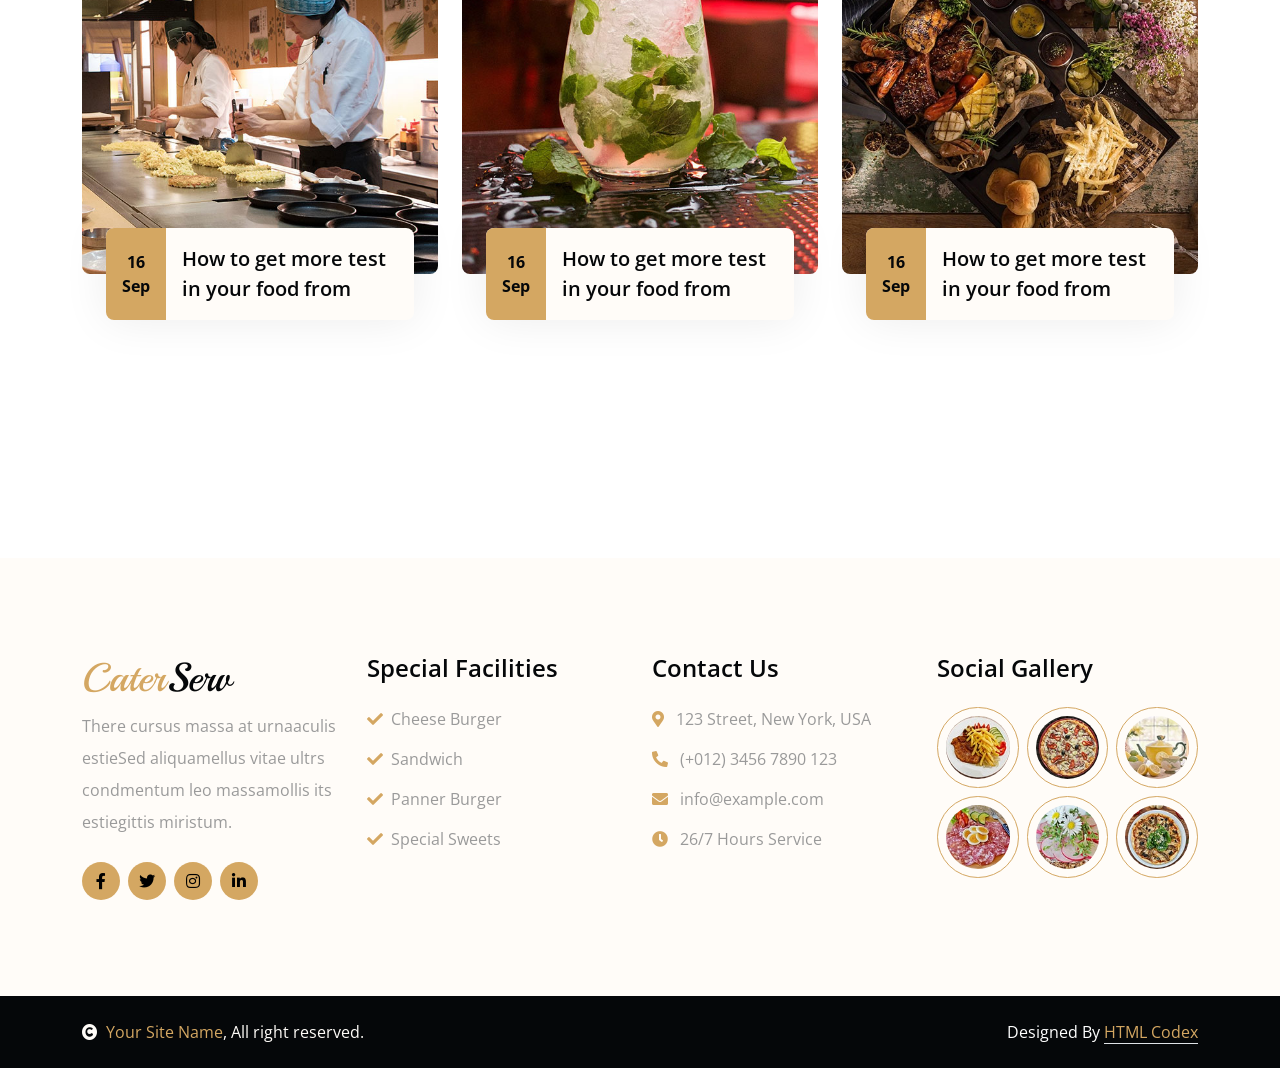
<file: PRO-002/index.html>
<!DOCTYPE html>
<html lang="en">

    <head>
        <meta charset="utf-8">
        <title>CaterServ - Catering Services Website Template</title>
        <meta content="width=device-width, initial-scale=1.0" name="viewport">
        <meta content="" name="keywords">
        <meta content="" name="description">

        <!-- Google Web Fonts -->
        <link rel="preconnect" href="https://fonts.googleapis.com">
        <link rel="preconnect" href="https://fonts.gstatic.com" crossorigin>
        <link href="https://fonts.googleapis.com/css2?family=Open+Sans:wght@400;600&family=Playball&display=swap" rel="stylesheet">

        <!-- Icon Font Stylesheet -->
        <link rel="stylesheet" href="https://use.fontawesome.com/releases/v5.15.4/css/all.css"/>
        <link href="https://cdn.jsdelivr.net/npm/bootstrap-icons@1.4.1/font/bootstrap-icons.css" rel="stylesheet">

        <!-- Libraries Stylesheet -->
        <link href="lib/animate/animate.min.css" rel="stylesheet">
        <link href="lib/lightbox/css/lightbox.min.css" rel="stylesheet">
        <link href="lib/owlcarousel/owl.carousel.min.css" rel="stylesheet">

        <!-- Customized Bootstrap Stylesheet -->
        <link href="css/bootstrap.min.css" rel="stylesheet">

        <!-- Template Stylesheet -->
        <link href="css/style.css" rel="stylesheet">
    </head>

    <body>

        <!-- Spinner Start -->
        <div id="spinner" class="show w-100 vh-100 bg-white position-fixed translate-middle top-50 start-50  d-flex align-items-center justify-content-center">
            <div class="spinner-grow text-primary" role="status"></div>
        </div>
        <!-- Spinner End -->


        <!-- Navbar start -->
        <div class="container-fluid nav-bar">
            <div class="container">
                <nav class="navbar navbar-light navbar-expand-lg py-4">
                    <a href="index.html" class="navbar-brand">
                        <h1 class="text-primary fw-bold mb-0">Cater<span class="text-dark">Serv</span> </h1>
                    </a>
                    <button class="navbar-toggler py-2 px-3" type="button" data-bs-toggle="collapse" data-bs-target="#navbarCollapse">
                        <span class="fa fa-bars text-primary"></span>
                    </button>
                    <div class="collapse navbar-collapse" id="navbarCollapse">
                        <div class="navbar-nav mx-auto">
                            <a href="index.html" class="nav-item nav-link active">Home</a>
                            <a href="about.html" class="nav-item nav-link">About</a>
                            <a href="service.html" class="nav-item nav-link">Services</a>
                            <a href="event.html" class="nav-item nav-link">Events</a>
                            <a href="menu.html" class="nav-item nav-link">Menu</a>
                            <div class="nav-item dropdown">
                                <a href="https://www.youtube.com/watch?v=h7Z0yKhiB08&pp=ygUFMCBzZWM%3D" class="nav-link dropdown-toggle" data-bs-toggle="dropdown">Pages</a>
                                <div class="dropdown-menu bg-light">
                                    <a href="book.html" class="dropdown-item">Booking</a>
                                    <a href="blog.html" class="dropdown-item">Our Blog</a>
                                    <a href="team.html" class="dropdown-item">Our Team</a>
                                    <a href="testimonial.html" class="dropdown-item">Testimonial</a>
                                    <a href="404.html" class="dropdown-item">404 Page</a>
                                </div>
                            </div>
                            <a href="contact.html" class="nav-item nav-link">Contact</a>
                        </div>
                        <button class="btn-search btn btn-primary btn-md-square me-4 rounded-circle d-none d-lg-inline-flex" data-bs-toggle="modal" data-bs-target="#searchModal"><i class="fas fa-search"></i></button>
                        <a href="" class="btn btn-primary py-2 px-4 d-none d-xl-inline-block rounded-pill">Book Now</a>
                    </div>
                </nav>
            </div>
        </div>
        <!-- Navbar End -->


        <!-- Modal Search Start -->
        <div class="modal fade" id="searchModal" tabindex="-1" aria-labelledby="exampleModalLabel" aria-hidden="true">
            <div class="modal-dialog modal-fullscreen">
                <div class="modal-content rounded-0">
                    <div class="modal-header">
                        <h5 class="modal-title" id="exampleModalLabel">Search by keyword</h5>
                        <button type="button" class="btn-close" data-bs-dismiss="modal" aria-label="Close"></button>
                    </div>
                    <div class="modal-body d-flex align-items-center">
                        <div class="input-group w-75 mx-auto d-flex">
                            <input type="search" class="form-control bg-transparent p-3" placeholder="keywords" aria-describedby="search-icon-1">
                            <span id="search-icon-1" class="input-group-text p-3"><i class="fa fa-search"></i></span>
                        </div>
                    </div>
                </div>
            </div>
        </div>
        <!-- Modal Search End -->


        <!-- Hero Start -->
        <div class="container-fluid bg-light py-6 my-6 mt-0">
            <div class="container">
                <div class="row g-5 align-items-center">
                    <div class="col-lg-7 col-md-12">
                        <small class="d-inline-block fw-bold text-dark text-uppercase bg-light border border-primary rounded-pill px-4 py-1 mb-4 animated bounceInDown">Welcome to CaterServ</small>
                        <h1 class="display-1 mb-4 animated bounceInDown">Book <span class="text-primary">Cater</span>Serv For Your Dream Event</h1>
                        <a href="" class="btn btn-primary border-0 rounded-pill py-3 px-4 px-md-5 me-4 animated bounceInLeft">Book Now</a>
                        <a href="" class="btn btn-primary border-0 rounded-pill py-3 px-4 px-md-5 animated bounceInLeft">Know More</a>
                    </div>
                    <div class="col-lg-5 col-md-12">
                        <img src="img/hero.png" class="img-fluid rounded animated zoomIn" alt="">
                    </div>
                </div>
            </div>
        </div>
        <!-- Hero End -->


        <!-- About Satrt -->
        <div class="container-fluid py-6">
            <div class="container">
                <div class="row g-5 align-items-center">
                    <div class="col-lg-5 wow bounceInUp" data-wow-delay="0.1s">
                        <img src="img/about.jpg" class="img-fluid rounded" alt="">
                    </div>
                    <div class="col-lg-7 wow bounceInUp" data-wow-delay="0.3s">
                        <small class="d-inline-block fw-bold text-dark text-uppercase bg-light border border-primary rounded-pill px-4 py-1 mb-3">About Us</small>
                        <h1 class="display-5 mb-4">Trusted By 200 + satisfied clients</h1>
                        <p class="mb-4">Consectetur adipisicing elit, sed do eiusmod tempor incididunt ut labore eit esdioilore magna aliqua. Ut enim ad minim veniam, 
                            quis nostrud exercitation ullaemco laboeeiris nisi ut aliquip ex ea commodo consequat. Duis aute irure 
                            dolor iesdein reprehendeerit in voluptate velit esse cillum dolore.</p>
                        <div class="row g-4 text-dark mb-5">
                            <div class="col-sm-6">
                                <i class="fas fa-share text-primary me-2"></i>Fresh and Fast food Delivery
                            </div>
                            <div class="col-sm-6">
                                <i class="fas fa-share text-primary me-2"></i>24/7 Customer Support
                            </div>
                            <div class="col-sm-6">
                                <i class="fas fa-share text-primary me-2"></i>Easy Customization Options
                            </div>
                            <div class="col-sm-6">
                                <i class="fas fa-share text-primary me-2"></i>Delicious Deals for Delicious Meals
                            </div>
                        </div>
                        <a href="" class="btn btn-primary py-3 px-5 rounded-pill">About Us<i class="fas fa-arrow-right ps-2"></i></a>
                    </div>
                </div>
            </div>
        </div>
        <!-- About End -->


        <!-- Fact Start-->
        <div class="container-fluid faqt py-6">
            <div class="container">
                <div class="row g-4 align-items-center">
                    <div class="col-lg-7">
                       <div class="row g-4">
                            <div class="col-sm-4 wow bounceInUp" data-wow-delay="0.3s">
                                <div class="faqt-item bg-primary rounded p-4 text-center">
                                    <i class="fas fa-users fa-4x mb-4 text-white"></i>
                                    <h1 class="display-4 fw-bold" data-toggle="counter-up">689</h1>
                                    <p class="text-dark text-uppercase fw-bold mb-0">Happy Customers</p>
                                </div>
                            </div>
                            <div class="col-sm-4 wow bounceInUp" data-wow-delay="0.5s">
                                <div class="faqt-item bg-primary rounded p-4 text-center">
                                    <i class="fas fa-users-cog fa-4x mb-4 text-white"></i>
                                    <h1 class="display-4 fw-bold" data-toggle="counter-up">107</h1>
                                    <p class="text-dark text-uppercase fw-bold mb-0">Expert Chefs</p>
                                </div>
                            </div>
                            <div class="col-sm-4 wow bounceInUp" data-wow-delay="0.7s">
                                <div class="faqt-item bg-primary rounded p-4 text-center">
                                    <i class="fas fa-check fa-4x mb-4 text-white"></i>
                                    <h1 class="display-4 fw-bold" data-toggle="counter-up">253</h1>
                                    <p class="text-dark text-uppercase fw-bold mb-0">Events Complete</p>
                                </div>
                            </div>
                        </div>
                    </div>
                    <div class="col-lg-5 wow bounceInUp" data-wow-delay="0.1s">
                        <div class="video">
                            <button type="button" class="btn btn-play" data-bs-toggle="modal" data-src="https://www.youtube.com/embed/DWRcNpR6Kdc" data-bs-target="#videoModal">
                                <span></span>
                            </button>
                        </div>
                    </div>
                </div>
            </div>
        </div>
        <!-- Modal Video -->
        <div class="modal fade" id="videoModal" tabindex="-1" aria-labelledby="exampleModalLabel" aria-hidden="true">
            <div class="modal-dialog">
                <div class="modal-content rounded-0">
                    <div class="modal-header">
                        <h5 class="modal-title" id="exampleModalLabel">Youtube Video</h5>
                        <button type="button" class="btn-close" data-bs-dismiss="modal" aria-label="Close"></button>
                    </div>
                    <div class="modal-body">
                        <!-- 16:9 aspect ratio -->
                        <div class="ratio ratio-16x9">
                            <iframe class="embed-responsive-item" src="" id="video" allowfullscreen allowscriptaccess="always"
                                allow="autoplay"></iframe>
                        </div>
                    </div>
                </div>
            </div>
        </div>
        <!-- Fact End -->


        <!-- Service Start -->
        <div class="container-fluid service py-6">
            <div class="container">
                <div class="text-center wow bounceInUp" data-wow-delay="0.1s">
                    <small class="d-inline-block fw-bold text-dark text-uppercase bg-light border border-primary rounded-pill px-4 py-1 mb-3">Our Services</small>
                    <h1 class="display-5 mb-5">What We Offer</h1>
                </div>
                <div class="row g-4">
                    <div class="col-lg-3 col-md-6 col-sm-12 wow bounceInUp" data-wow-delay="0.1s">
                        <div class="bg-light rounded service-item">
                            <div class="service-content d-flex align-items-center justify-content-center p-4">
                                <div class="service-content-icon text-center">
                                    <i class="fas fa-cheese fa-7x text-primary mb-4"></i>
                                    <h4 class="mb-3">Wedding Services</h4>
                                    <p class="mb-4">Contrary to popular belief, ipsum is not simply random.</p>
                                    <a href="#" class="btn btn-primary px-4 py-2 rounded-pill">Read More</a>
                                </div>
                            </div>
                        </div>
                    </div>
                    <div class="col-lg-3 col-md-6 col-sm-12 wow bounceInUp" data-wow-delay="0.3s">
                        <div class="bg-light rounded service-item">
                            <div class="service-content d-flex align-items-center justify-content-center p-4">
                                <div class="service-content-icon text-center">
                                    <i class="fas fa-pizza-slice fa-7x text-primary mb-4"></i>
                                    <h4 class="mb-3">Corporate Catering</h4>
                                    <p class="mb-4">Contrary to popular belief, ipsum is not simply random.</p>
                                    <a href="#" class="btn btn-primary px-4 py-2 rounded-pill">Read More</a>
                                </div>
                            </div>
                        </div>
                    </div>
                    <div class="col-lg-3 col-md-6 col-sm-12 wow bounceInUp" data-wow-delay="0.5s">
                        <div class="bg-light rounded service-item">
                            <div class="service-content d-flex align-items-center justify-content-center p-4">
                                <div class="service-content-icon text-center">
                                    <i class="fas fa-hotdog fa-7x text-primary mb-4"></i>
                                    <h4 class="mb-3">Cocktail Reception</h4>
                                    <p class="mb-4">Contrary to popular belief, ipsum is not simply random.</p>
                                    <a href="#" class="btn btn-primary px-4 py-2 rounded-pill">Read More</a>
                                </div>
                            </div>
                        </div>
                    </div>
                    <div class="col-lg-3 col-md-6 col-sm-12 wow bounceInUp" data-wow-delay="0.7s">
                        <div class="bg-light rounded service-item">
                            <div class="service-content d-flex align-items-center justify-content-center p-4">
                                <div class="service-content-icon text-center">
                                    <i class="fas fa-hamburger fa-7x text-primary mb-4"></i>
                                    <h4 class="mb-3">Bento Catering</h4>
                                    <p class="mb-4">Contrary to popular belief, ipsum is not simply random.</p>
                                    <a href="#" class="btn btn-primary px-4 py-2 rounded-pill">Read More</a>
                                </div>
                            </div>
                        </div>
                    </div>
                    <div class="col-lg-3 col-md-6 col-sm-12 wow bounceInUp" data-wow-delay="0.1s">
                        <div class="bg-light rounded service-item">
                            <div class="service-content d-flex align-items-center justify-content-center p-4">
                                <div class="service-content-icon text-center">
                                    <i class="fas fa-wine-glass-alt fa-7x text-primary mb-4"></i>
                                    <h4 class="mb-3">Pub Party</h4>
                                    <p class="mb-4">Contrary to popular belief, ipsum is not simply random.</p>
                                    <a href="#" class="btn btn-primary px-4 py-2 rounded-pill">Read More</a>
                                </div>
                            </div>
                        </div>
                    </div>
                    <div class="col-lg-3 col-md-6 col-sm-12 wow bounceInUp" data-wow-delay="0.3s">
                        <div class="bg-light rounded service-item">
                            <div class="service-content d-flex align-items-center justify-content-center p-4">
                                <div class="service-content-icon text-center">
                                    <i class="fas fa-walking fa-7x text-primary mb-4"></i>
                                    <h4 class="mb-3">Home Delivery</h4>
                                    <p class="mb-4">Contrary to popular belief, ipsum is not simply random.</p>
                                    <a href="#" class="btn btn-primary px-4 py-2 rounded-pill">Read More</a>
                                </div>
                            </div>
                        </div>
                    </div>
                    <div class="col-lg-3 col-md-6 col-sm-12 wow bounceInUp" data-wow-delay="0.5s">
                        <div class="bg-light rounded service-item">
                            <div class="service-content d-flex align-items-center justify-content-center p-4">
                                <div class="service-content-icon text-center">
                                    <i class="fas fa-wheelchair fa-7x text-primary mb-4"></i>
                                    <h4 class="mb-3">Sit-down Catering</h4>
                                    <p class="mb-4">Contrary to popular belief, ipsum is not simply random.</p>
                                    <a href="#" class="btn btn-primary px-4 py-2 rounded-pill">Read More</a>
                                </div>
                            </div>
                        </div>
                    </div>
                    <div class="col-lg-3 col-md-6 col-sm-12 wow bounceInUp" data-wow-delay="0.7s">
                        <div class="bg-light rounded service-item">
                            <div class="service-content d-flex align-items-center justify-content-center p-4">
                                <div class="service-content-icon text-center">
                                    <i class="fas fa-utensils fa-7x text-primary mb-4"></i>
                                    <h4 class="mb-3">Buffet Catering</h4>
                                    <p class="mb-4">Contrary to popular belief, ipsum is not simply random.</p>
                                    <a href="#" class="btn btn-primary px-4 py-2 rounded-pill">Read More</a>
                                </div>
                            </div>
                        </div>
                    </div>
                </div>
            </div>
        </div>
        <!-- Service End -->


        <!-- Events Start -->
        <div class="container-fluid event py-6">
            <div class="container">
                <div class="text-center wow bounceInUp" data-wow-delay="0.1s">
                    <small class="d-inline-block fw-bold text-dark text-uppercase bg-light border border-primary rounded-pill px-4 py-1 mb-3">Latest Events</small>
                    <h1 class="display-5 mb-5">Our Social & Professional Events Gallery</h1>
                </div>
                <div class="tab-class text-center">
                    <ul class="nav nav-pills d-inline-flex justify-content-center mb-5 wow bounceInUp" data-wow-delay="0.1s">
                        <li class="nav-item p-2">
                            <a class="d-flex mx-2 py-2 border border-primary bg-light rounded-pill active" data-bs-toggle="pill" href="#tab-1">
                                <span class="text-dark" style="width: 150px;">All Events</span>
                            </a>
                        </li>
                        <li class="nav-item p-2">
                            <a class="d-flex py-2 mx-2 border border-primary bg-light rounded-pill" data-bs-toggle="pill" href="#tab-2">
                                <span class="text-dark" style="width: 150px;">Wedding</span>
                            </a>
                        </li>
                        <li class="nav-item p-2">
                            <a class="d-flex mx-2 py-2 border border-primary bg-light rounded-pill" data-bs-toggle="pill" href="#tab-3">
                                <span class="text-dark" style="width: 150px;">Corporate</span>
                            </a>
                        </li>
                        <li class="nav-item p-2">
                            <a class="d-flex mx-2 py-2 border border-primary bg-light rounded-pill" data-bs-toggle="pill" href="#tab-4">
                                <span class="text-dark" style="width: 150px;">Cocktail</span>
                            </a>
                        </li>
                        <li class="nav-item p-2">
                            <a class="d-flex mx-2 py-2 border border-primary bg-light rounded-pill" data-bs-toggle="pill" href="#tab-5">
                                <span class="text-dark" style="width: 150px;">Buffet</span>
                            </a>
                        </li>
                    </ul>
                    <div class="tab-content">
                        <div id="tab-1" class="tab-pane fade show p-0 active">
                            <div class="row g-4">
                                <div class="col-lg-12">
                                    <div class="row g-4">
                                        <div class="col-md-6 col-lg-3 wow bounceInUp" data-wow-delay="0.1s">
                                            <div class="event-img position-relative">
                                                <img class="img-fluid rounded w-100" src="img/event-1.jpg" alt="">
                                                <div class="event-overlay d-flex flex-column p-4">
                                                    <h4 class="me-auto">Wedding</h4>
                                                    <a href="img/event-1.jpg" data-lightbox="event-1" class="my-auto"><i class="fas fa-search-plus text-dark fa-2x"></i></a>
                                                </div>
                                            </div>
                                        </div>
                                        <div class="col-md-6 col-lg-3 wow bounceInUp" data-wow-delay="0.3s">
                                            <div class="event-img position-relative">
                                                <img class="img-fluid rounded w-100" src="img/event-2.jpg" alt="">
                                                <div class="event-overlay d-flex flex-column p-4">
                                                    <h4 class="me-auto">Corporate</h4>
                                                    <a href="img/event-2.jpg" data-lightbox="event-2" class="my-auto"><i class="fas fa-search-plus text-dark fa-2x"></i></a>
                                                </div>
                                            </div>
                                        </div>
                                        <div class="col-md-6 col-lg-3 wow bounceInUp" data-wow-delay="0.5s">
                                            <div class="event-img position-relative">
                                                <img class="img-fluid rounded w-100" src="img/event-3.jpg" alt="">
                                                <div class="event-overlay d-flex flex-column p-4">
                                                    <h4 class="me-auto">Wedding</h4>
                                                    <a href="img/event-3.jpg" data-lightbox="event-3" class="my-auto"><i class="fas fa-search-plus text-dark fa-2x"></i></a>
                                                </div>
                                            </div>
                                        </div>
                                        <div class="col-md-6 col-lg-3 wow bounceInUp" data-wow-delay="0.7s">
                                            <div class="event-img position-relative">
                                                <img class="img-fluid rounded w-100" src="img/event-4.jpg" alt="">
                                                <div class="event-overlay d-flex flex-column p-4">
                                                    <h4 class="me-auto">Buffet</h4>
                                                    <a href="img/event-4.jpg" data-lightbox="event-4" class="my-auto"><i class="fas fa-search-plus text-dark fa-2x"></i></a>
                                                </div>
                                            </div>
                                        </div>
                                        <div class="col-md-6 col-lg-3 wow bounceInUp" data-wow-delay="0.1s">
                                            <div class="event-img position-relative">
                                                <img class="img-fluid rounded w-100" src="img/event-5.jpg" alt="">
                                                <div class="event-overlay d-flex flex-column p-4">
                                                    <h4 class="me-auto">Cocktail</h4>
                                                    <a href="img/event-5.jpg" data-lightbox="event-5" class="my-auto"><i class="fas fa-search-plus text-dark fa-2x"></i></a>
                                                </div>
                                            </div>
                                        </div>
                                        <div class="col-md-6 col-lg-3 wow bounceInUp" data-wow-delay="0.3s">
                                            <div class="event-img position-relative">
                                                <img class="img-fluid rounded w-100" src="img/event-6.jpg" alt="">
                                                <div class="event-overlay d-flex flex-column p-4">
                                                    <h4 class="me-auto">Wedding</h4>
                                                    <a href="img/event-6.jpg" data-lightbox="event-6" class="my-auto"><i class="fas fa-search-plus text-dark fa-2x"></i></a>
                                                </div>
                                            </div>
                                        </div>
                                        <div class="col-md-6 col-lg-3 wow bounceInUp" data-wow-delay="0.5s">
                                            <div class="event-img position-relative">
                                                <img class="img-fluid rounded w-100" src="img/event-7.jpg" alt="">
                                                <div class="event-overlay d-flex flex-column p-4">
                                                    <h4 class="me-auto">Buffet</h4>
                                                    <a href="img/event-7.jpg" data-lightbox="event-7" class="my-auto"><i class="fas fa-search-plus text-dark fa-2x"></i></a>
                                                </div>
                                            </div>
                                        </div>
                                        <div class="col-md-6 col-lg-3 wow bounceInUp" data-wow-delay="0.7s">
                                            <div class="event-img position-relative">
                                                <img class="img-fluid rounded w-100" src="img/event-8.jpg" alt="">
                                                <div class="event-overlay d-flex flex-column p-4">
                                                    <h4 class="me-auto">Corporate</h4>
                                                    <a href="img/event-8.jpg" data-lightbox="event-17" class="my-auto"><i class="fas fa-search-plus text-dark fa-2x"></i></a>
                                                </div>
                                            </div>
                                        </div>
                                    </div>
                                </div>
                            </div>
                        </div>
                        <div id="tab-2" class="tab-pane fade show p-0">
                            <div class="row g-4">
                                <div class="col-lg-12">
                                    <div class="row g-4">
                                        <div class="col-md-6 col-lg-3">
                                            <div class="event-img position-relative">
                                                <img class="img-fluid rounded w-100" src="img/event-1.jpg" alt="">
                                                <div class="event-overlay d-flex flex-column p-4">
                                                    <h4 class="me-auto">Wedding</h4>
                                                    <a href="img/01.jpg" data-lightbox="event-8" class="my-auto"><i class="fas fa-search-plus text-dark fa-2x"></i></a>
                                                </div>
                                            </div>
                                        </div>
                                        <div class="col-md-6 col-lg-3">
                                            <div class="event-img position-relative">
                                                <img class="img-fluid rounded w-100" src="img/event-2.jpg" alt="">
                                                <div class="event-overlay d-flex flex-column p-4">
                                                    <h4 class="me-auto">Wedding</h4>
                                                    <a href="img/01.jpg" data-lightbox="event-9" class="my-auto"><i class="fas fa-search-plus text-dark fa-2x"></i></a>
                                                </div>
                                            </div>
                                        </div>
                                    </div>
                                </div>
                            </div>
                        </div>
                        <div id="tab-3" class="tab-pane fade show p-0">
                            <div class="row g-4">
                                <div class="col-lg-12">
                                    <div class="row g-4">
                                        <div class="col-md-6 col-lg-3">
                                            <div class="event-img position-relative">
                                                <img class="img-fluid rounded w-100" src="img/event-3.jpg" alt="">
                                                <div class="event-overlay d-flex flex-column p-4">
                                                    <h4 class="me-auto">Corporate</h4>
                                                    <a href="img/01.jpg" data-lightbox="event-10" class="my-auto"><i class="fas fa-search-plus text-dark fa-2x"></i></a>
                                                </div>
                                            </div>
                                        </div>
                                        <div class="col-md-6 col-lg-3">
                                            <div class="event-img position-relative">
                                                <img class="img-fluid rounded w-100" src="img/event-4.jpg" alt="">
                                                <div class="event-overlay d-flex flex-column p-4">
                                                    <h4 class="me-auto">Corporate</h4>
                                                    <a href="img/01.jpg" data-lightbox="event-11" class="my-auto"><i class="fas fa-search-plus text-dark fa-2x"></i></a>
                                                </div>
                                            </div>
                                        </div>
                                    </div>
                                </div>
                            </div>
                        </div>
                        <div id="tab-4" class="tab-pane fade show p-0">
                            <div class="row g-4">
                                <div class="col-lg-12">
                                    <div class="row g-4">
                                        <div class="col-md-6 col-lg-3">
                                            <div class="event-img position-relative">
                                                <img class="img-fluid rounded w-100" src="img/event-5.jpg" alt="">
                                                <div class="event-overlay d-flex flex-column p-4">
                                                    <h4 class="me-auto">Cocktail</h4>
                                                    <a href="img/01.jpg" data-lightbox="event-12" class="my-auto"><i class="fas fa-search-plus text-dark fa-2x"></i></a>
                                                </div>
                                            </div>
                                        </div>
                                        <div class="col-md-6 col-lg-3">
                                            <div class="event-img position-relative">
                                                <img class="img-fluid rounded w-100" src="img/event-6.jpg" alt="">
                                                <div class="event-overlay d-flex flex-column p-4">
                                                    <h4 class="me-auto">Cocktail</h4>
                                                    <a href="img/01.jpg" data-lightbox="event-13" class="my-auto"><i class="fas fa-search-plus text-dark fa-2x"></i></a>
                                                </div>
                                            </div>
                                        </div>
                                    </div>
                                </div>
                            </div>
                        </div>
                        <div id="tab-5" class="tab-pane fade show p-0">
                            <div class="row g-4">
                                <div class="col-lg-12">
                                    <div class="row g-4">
                                        <div class="col-md-6 col-lg-3">
                                            <div class="event-img position-relative">
                                                <img class="img-fluid rounded w-100" src="img/event-7.jpg" alt="">
                                                <div class="event-overlay d-flex flex-column p-4">
                                                    <h4 class="me-auto">Buffet</h4>
                                                    <a href="img/01.jpg" data-lightbox="event-14" class="my-auto"><i class="fas fa-search-plus text-dark fa-2x"></i></a>
                                                </div>
                                            </div>
                                        </div>
                                        <div class="col-md-6 col-lg-3">
                                            <div class="event-img position-relative">
                                                <img class="img-fluid rounded w-100" src="img/event-8.jpg" alt="">
                                                <div class="event-overlay d-flex flex-column p-4">
                                                    <h4 class="me-auto">Buffet</h4>
                                                    <a href="img/01.jpg" data-lightbox="event-15" class="my-auto"><i class="fas fa-search-plus text-dark fa-2x"></i></a>
                                                </div>
                                            </div>
                                        </div>
                                    </div>
                                </div>
                            </div>
                        </div>
                    </div>
                </div>
            </div>
        </div>
        <!-- Events End -->


        <!-- Menu Start -->
        <div class="container-fluid menu bg-light py-6 my-6">
            <div class="container">
                <div class="text-center wow bounceInUp" data-wow-delay="0.1s">
                    <small class="d-inline-block fw-bold text-dark text-uppercase bg-light border border-primary rounded-pill px-4 py-1 mb-3">Our Menu</small>
                    <h1 class="display-5 mb-5">Most Popular Food in the World</h1>
                </div>
                <div class="tab-class text-center">
                    <ul class="nav nav-pills d-inline-flex justify-content-center mb-5 wow bounceInUp" data-wow-delay="0.1s">
                        <li class="nav-item p-2">
                            <a class="d-flex py-2 mx-2 border border-primary bg-white rounded-pill active" data-bs-toggle="pill" href="#tab-6">
                                <span class="text-dark" style="width: 150px;">Starter</span>
                            </a>
                        </li>
                        <li class="nav-item p-2">
                            <a class="d-flex py-2 mx-2 border border-primary bg-white rounded-pill" data-bs-toggle="pill" href="#tab-7">
                                <span class="text-dark" style="width: 150px;">Main Course</span>
                            </a>
                        </li>
                        <li class="nav-item p-2">
                            <a class="d-flex py-2 mx-2 border border-primary bg-white rounded-pill" data-bs-toggle="pill" href="#tab-8">
                                <span class="text-dark" style="width: 150px;">Drinks</span>
                            </a>
                        </li>
                        <li class="nav-item p-2">
                            <a class="d-flex py-2 mx-2 border border-primary bg-white rounded-pill" data-bs-toggle="pill" href="#tab-9">
                                <span class="text-dark" style="width: 150px;">Offers</span>
                            </a>
                        </li>
                        <li class="nav-item p-2">
                            <a class="d-flex py-2 mx-2 border border-primary bg-white rounded-pill" data-bs-toggle="pill" href="#tab-10">
                                <span class="text-dark" style="width: 150px;">Our Spesial</span>
                            </a>
                        </li>
                    </ul>
                    <div class="tab-content">
                        <div id="tab-6" class="tab-pane fade show p-0 active">
                            <div class="row g-4">
                                <div class="col-lg-6 wow bounceInUp" data-wow-delay="0.1s">
                                    <div class="menu-item d-flex align-items-center">
                                        <img class="flex-shrink-0 img-fluid rounded-circle" src="img/menu-01.jpg" alt="">
                                        <div class="w-100 d-flex flex-column text-start ps-4">
                                            <div class="d-flex justify-content-between border-bottom border-primary pb-2 mb-2">
                                                <h4>Paneer</h4>
                                                <h4 class="text-primary">$90</h4>
                                            </div>
                                            <p class="mb-0">Consectetur adipiscing elit sed dwso eiusmod tempor incididunt ut labore.</p>
                                        </div>
                                    </div>
                                </div>
                                <div class="col-lg-6 wow bounceInUp" data-wow-delay="0.2s">
                                    <div class="menu-item d-flex align-items-center">
                                        <img class="flex-shrink-0 img-fluid rounded-circle" src="img/menu-02.jpg" alt="">
                                        <div class="w-100 d-flex flex-column text-start ps-4">
                                            <div class="d-flex justify-content-between border-bottom border-primary pb-2 mb-2">
                                                <h4>Sweet Potato</h4>
                                                <h4 class="text-primary">$90</h4>
                                            </div>
                                            <p class="mb-0">Consectetur adipiscing elit sed dwso eiusmod tempor incididunt ut labore.</p>
                                        </div>
                                    </div>
                                </div>
                                <div class="col-lg-6 wow bounceInUp" data-wow-delay="0.3s">
                                    <div class="menu-item d-flex align-items-center">
                                        <img class="flex-shrink-0 img-fluid rounded-circle" src="img/menu-03.jpg" alt="">
                                        <div class="w-100 d-flex flex-column text-start ps-4">
                                            <div class="d-flex justify-content-between border-bottom border-primary pb-2 mb-2">
                                                <h4>Sabudana Tikki</h4>
                                                <h4 class="text-primary">$90</h4>
                                            </div>
                                            <p class="mb-0">Consectetur adipiscing elit sed dwso eiusmod tempor incididunt ut labore.</p>
                                        </div>
                                    </div>
                                </div>
                                <div class="col-lg-6 wow bounceInUp" data-wow-delay="0.4s">
                                    <div class="menu-item d-flex align-items-center">
                                        <img class="flex-shrink-0 img-fluid rounded-circle" src="img/menu-04.jpg" alt="">
                                        <div class="w-100 d-flex flex-column text-start ps-4">
                                            <div class="d-flex justify-content-between border-bottom border-primary pb-2 mb-2">
                                                <h4>Pizza</h4>
                                                <h4 class="text-primary">$90</h4>
                                            </div>
                                            <p class="mb-0">Consectetur adipiscing elit sed dwso eiusmod tempor incididunt ut labore.</p>
                                        </div>
                                    </div>
                                </div>
                                <div class="col-lg-6 wow bounceInUp" data-wow-delay="0.5s">
                                    <div class="menu-item d-flex align-items-center">
                                        <img class="flex-shrink-0 img-fluid rounded-circle" src="img/menu-05.jpg" alt="">
                                        <div class="w-100 d-flex flex-column text-start ps-4">
                                            <div class="d-flex justify-content-between border-bottom border-primary pb-2 mb-2">
                                                <h4>Bacon</h4>
                                                <h4 class="text-primary">$90</h4>
                                            </div>
                                            <p class="mb-0">Consectetur adipiscing elit sed dwso eiusmod tempor incididunt ut labore.</p>
                                        </div>
                                    </div>
                                </div>
                                <div class="col-lg-6 wow bounceInUp" data-wow-delay="0.6s">
                                    <div class="menu-item d-flex align-items-center">
                                        <img class="flex-shrink-0 img-fluid rounded-circle" src="img/menu-06.jpg" alt="">
                                        <div class="w-100 d-flex flex-column text-start ps-4">
                                            <div class="d-flex justify-content-between border-bottom border-primary pb-2 mb-2">
                                                <h4>Chicken</h4>
                                                <h4 class="text-primary">$90</h4>
                                            </div>
                                            <p class="mb-0">Consectetur adipiscing elit sed dwso eiusmod tempor incididunt ut labore.</p>
                                        </div>
                                    </div>
                                </div>
                                <div class="col-lg-6 wow bounceInUp" data-wow-delay="0.7s">
                                    <div class="menu-item d-flex align-items-center">
                                        <img class="flex-shrink-0 img-fluid rounded-circle" src="img/menu-07.jpg" alt="">
                                        <div class="w-100 d-flex flex-column text-start ps-4">
                                            <div class="d-flex justify-content-between border-bottom border-primary pb-2 mb-2">
                                                <h4>Blooming</h4>
                                                <h4 class="text-primary">$90</h4>
                                            </div>
                                            <p class="mb-0">Consectetur adipiscing elit sed dwso eiusmod tempor incididunt ut labore.</p>
                                        </div>
                                    </div>
                                </div>
                                <div class="col-lg-6 wow bounceInUp" data-wow-delay="0.8s">
                                    <div class="menu-item d-flex align-items-center">
                                        <img class="flex-shrink-0 img-fluid rounded-circle" src="img/menu-08.jpg" alt="">
                                        <div class="w-100 d-flex flex-column text-start ps-4">
                                            <div class="d-flex justify-content-between border-bottom border-primary pb-2 mb-2">
                                                <h4>Sweet</h4>
                                                <h4 class="text-primary">$90</h4>
                                            </div>
                                            <p class="mb-0">Consectetur adipiscing elit sed dwso eiusmod tempor incididunt ut labore.</p>
                                        </div>
                                    </div>
                                </div>
                            </div>
                        </div>
                        <div id="tab-7" class="tab-pane fade show p-0">
                            <div class="row g-4">
                                <div class="col-lg-6">
                                    <div class="menu-item d-flex align-items-center">
                                        <img class="flex-shrink-0 img-fluid rounded-circle" src="img/menu-01.jpg" alt="">
                                        <div class="w-100 d-flex flex-column text-start ps-4">
                                            <div class="d-flex justify-content-between border-bottom border-primary pb-2 mb-2">
                                                <h4>Argentinian</h4>
                                                <h4 class="text-primary">$90</h4>
                                            </div>
                                            <p class="mb-0">Consectetur adipiscing elit sed dwso eiusmod tempor incididunt ut labore.</p>
                                        </div>
                                    </div>
                                </div>
                                <div class="col-lg-6">
                                    <div class="menu-item d-flex align-items-center">
                                        <img class="flex-shrink-0 img-fluid rounded-circle" src="img/menu-03.jpg" alt="">
                                        <div class="w-100 d-flex flex-column text-start ps-4">
                                            <div class="d-flex justify-content-between border-bottom border-primary pb-2 mb-2">
                                                <h4>Crispy</h4>
                                                <h4 class="text-primary">$90</h4>
                                            </div>
                                            <p class="mb-0">Consectetur adipiscing elit sed dwso eiusmod tempor incididunt ut labore.</p>
                                        </div>
                                    </div>
                                </div>
                                <div class="col-lg-6">
                                    <div class="menu-item d-flex align-items-center">
                                        <img class="flex-shrink-0 img-fluid rounded-circle" src="img/menu-05.jpg" alt="">
                                        <div class="w-100 d-flex flex-column text-start ps-4">
                                            <div class="d-flex justify-content-between border-bottom border-primary pb-2 mb-2">
                                                <h4>Sabudana Tikki</h4>
                                                <h4 class="text-primary">$90</h4>
                                            </div>
                                            <p class="mb-0">Consectetur adipiscing elit sed dwso eiusmod tempor incididunt ut labore.</p>
                                        </div>
                                    </div>
                                </div>
                                <div class="col-lg-6">
                                    <div class="menu-item d-flex align-items-center">
                                        <img class="flex-shrink-0 img-fluid rounded-circle" src="img/menu-07.jpg" alt="">
                                        <div class="w-100 d-flex flex-column text-start ps-4">
                                            <div class="d-flex justify-content-between border-bottom border-primary pb-2 mb-2">
                                                <h4>Blooming</h4>
                                                <h4 class="text-primary">$90</h4>
                                            </div>
                                            <p class="mb-0">Consectetur adipiscing elit sed dwso eiusmod tempor incididunt ut labore.</p>
                                        </div>
                                    </div>
                                </div>
                                <div class="col-lg-6">
                                    <div class="menu-item d-flex align-items-center">
                                        <img class="flex-shrink-0 img-fluid rounded-circle" src="img/menu-08.jpg" alt="">
                                        <div class="w-100 d-flex flex-column text-start ps-4">
                                            <div class="d-flex justify-content-between border-bottom border-primary pb-2 mb-2">
                                                <h4>Argentinian</h4>
                                                <h4 class="text-primary">$90</h4>
                                            </div>
                                            <p class="mb-0">Consectetur adipiscing elit sed dwso eiusmod tempor incididunt ut labore.</p>
                                        </div>
                                    </div>
                                </div>
                                <div class="col-lg-6">
                                    <div class="menu-item d-flex align-items-center">
                                        <img class="flex-shrink-0 img-fluid rounded-circle" src="img/menu-03.jpg" alt="">
                                        <div class="w-100 d-flex flex-column text-start ps-4">
                                            <div class="d-flex justify-content-between border-bottom border-primary pb-2 mb-2">
                                                <h4>Lemon</h4>
                                                <h4 class="text-primary">$90</h4>
                                            </div>
                                            <p class="mb-0">Consectetur adipiscing elit sed dwso eiusmod tempor incididunt ut labore.</p>
                                        </div>
                                    </div>
                                </div>
                                <div class="col-lg-6">
                                    <div class="menu-item d-flex align-items-center">
                                        <img class="flex-shrink-0 img-fluid rounded-circle" src="img/menu-02.jpg" alt="">
                                        <div class="w-100 d-flex flex-column text-start ps-4">
                                            <div class="d-flex justify-content-between border-bottom border-primary pb-2 mb-2">
                                                <h4>Water Drink</h4>
                                                <h4 class="text-primary">$90</h4>
                                            </div>
                                            <p class="mb-0">Consectetur adipiscing elit sed dwso eiusmod tempor incididunt ut labore.</p>
                                        </div>
                                    </div>
                                </div>
                                <div class="col-lg-6">
                                    <div class="menu-item d-flex align-items-center">
                                        <img class="flex-shrink-0 img-fluid rounded-circle" src="img/menu-01.jpg" alt="">
                                        <div class="w-100 d-flex flex-column text-start ps-4">
                                            <div class="d-flex justify-content-between border-bottom border-primary pb-2 mb-2">
                                                <h4>Salty lemon</h4>
                                                <h4 class="text-primary">$90</h4>
                                            </div>
                                            <p class="mb-0">Consectetur adipiscing elit sed dwso eiusmod tempor incididunt ut labore.</p>
                                        </div>
                                    </div>
                                </div>
                            </div>
                        </div>
                        <div id="tab-8" class="tab-pane fade show p-0">
                            <div class="row g-4">
                                <div class="col-lg-6">
                                    <div class="menu-item d-flex align-items-center">
                                        <img class="flex-shrink-0 img-fluid rounded-circle" src="img/menu-01.jpg" alt="">
                                        <div class="w-100 d-flex flex-column text-start ps-4">
                                            <div class="d-flex justify-content-between border-bottom border-primary pb-2 mb-2">
                                                <h4>Crispy water</h4>
                                                <h4 class="text-primary">$90</h4>
                                            </div>
                                            <p class="mb-0">Consectetur adipiscing elit sed dwso eiusmod tempor incididunt ut labore.</p>
                                        </div>
                                    </div>
                                </div>
                                <div class="col-lg-6">
                                    <div class="menu-item d-flex align-items-center">
                                        <img class="flex-shrink-0 img-fluid rounded-circle" src="img/menu-02.jpg" alt="">
                                        <div class="w-100 d-flex flex-column text-start ps-4">
                                            <div class="d-flex justify-content-between border-bottom border-primary pb-2 mb-2">
                                                <h4>Juice</h4>
                                                <h4 class="text-primary">$90</h4>
                                            </div>
                                            <p class="mb-0">Consectetur adipiscing elit sed dwso eiusmod tempor incididunt ut labore.</p>
                                        </div>
                                    </div>
                                </div>
                                <div class="col-lg-6">
                                    <div class="menu-item d-flex align-items-center">
                                        <img class="flex-shrink-0 img-fluid rounded-circle" src="img/menu-03.jpg" alt="">
                                        <div class="w-100 d-flex flex-column text-start ps-4">
                                            <div class="d-flex justify-content-between border-bottom border-primary pb-2 mb-2">
                                                <h4>Orange</h4>
                                                <h4 class="text-primary">$90</h4>
                                            </div>
                                            <p class="mb-0">Consectetur adipiscing elit sed dwso eiusmod tempor incididunt ut labore.</p>
                                        </div>
                                    </div>
                                </div>
                                <div class="col-lg-6">
                                    <div class="menu-item d-flex align-items-center">
                                        <img class="flex-shrink-0 img-fluid rounded-circle" src="img/menu-04.jpg" alt="">
                                        <div class="w-100 d-flex flex-column text-start ps-4">
                                            <div class="d-flex justify-content-between border-bottom border-primary pb-2 mb-2">
                                                <h4>Apple Juice</h4>
                                                <h4 class="text-primary">$90</h4>
                                            </div>
                                            <p class="mb-0">Consectetur adipiscing elit sed dwso eiusmod tempor incididunt ut labore.</p>
                                        </div>
                                    </div>
                                </div>
                                <div class="col-lg-6">
                                    <div class="menu-item d-flex align-items-center">
                                        <img class="flex-shrink-0 img-fluid rounded-circle" src="img/menu-05.jpg" alt="">
                                        <div class="w-100 d-flex flex-column text-start ps-4">
                                            <div class="d-flex justify-content-between border-bottom border-primary pb-2 mb-2">
                                                <h4>Banana</h4>
                                                <h4 class="text-primary">$90</h4>
                                            </div>
                                            <p class="mb-0">Consectetur adipiscing elit sed dwso eiusmod tempor incididunt ut labore.</p>
                                        </div>
                                    </div>
                                </div>
                                <div class="col-lg-6">
                                    <div class="menu-item d-flex align-items-center">
                                        <img class="flex-shrink-0 img-fluid rounded-circle" src="img/menu-06.jpg" alt="">
                                        <div class="w-100 d-flex flex-column text-start ps-4">
                                            <div class="d-flex justify-content-between border-bottom border-primary pb-2 mb-2">
                                                <h4>Sweet Water</h4>
                                                <h4 class="text-primary">$90</h4>
                                            </div>
                                            <p class="mb-0">Consectetur adipiscing elit sed dwso eiusmod tempor incididunt ut labore.</p>
                                        </div>
                                    </div>
                                </div>
                                <div class="col-lg-6">
                                    <div class="menu-item d-flex align-items-center">
                                        <img class="flex-shrink-0 img-fluid rounded-circle" src="img/menu-07.jpg" alt="">
                                        <div class="w-100 d-flex flex-column text-start ps-4">
                                            <div class="d-flex justify-content-between border-bottom border-primary pb-2 mb-2">
                                                <h4>Hot Coffee</h4>
                                                <h4 class="text-primary">$90</h4>
                                            </div>
                                            <p class="mb-0">Consectetur adipiscing elit sed dwso eiusmod tempor incididunt ut labore.</p>
                                        </div>
                                    </div>
                                </div>
                                <div class="col-lg-6">
                                    <div class="menu-item d-flex align-items-center">
                                        <img class="flex-shrink-0 img-fluid rounded-circle" src="img/menu-08.jpg" alt="">
                                        <div class="w-100 d-flex flex-column text-start ps-4">
                                            <div class="d-flex justify-content-between border-bottom border-primary pb-2 mb-2">
                                                <h4>Sweet Potato</h4>
                                                <h4 class="text-primary">$90</h4>
                                            </div>
                                            <p class="mb-0">Consectetur adipiscing elit sed dwso eiusmod tempor incididunt ut labore.</p>
                                        </div>
                                    </div>
                                </div>
                            </div>
                        </div>
                        <div id="tab-9" class="tab-pane fade show p-0">
                            <div class="row g-4">
                                <div class="col-lg-6">
                                    <div class="menu-item d-flex align-items-center">
                                        <img class="flex-shrink-0 img-fluid rounded-circle" src="img/menu-06.jpg" alt="">
                                        <div class="w-100 d-flex flex-column text-start ps-4">
                                            <div class="d-flex justify-content-between border-bottom border-primary pb-2 mb-2">
                                                <h4>Sabudana Tikki</h4>
                                                <h4 class="text-primary">$90</h4>
                                            </div>
                                            <p class="mb-0">Consectetur adipiscing elit sed dwso eiusmod tempor incididunt ut labore.</p>
                                        </div>
                                    </div>
                                </div>
                                <div class="col-lg-6">
                                    <div class="menu-item d-flex align-items-center">
                                        <img class="flex-shrink-0 img-fluid rounded-circle" src="img/menu-07.jpg" alt="">
                                        <div class="w-100 d-flex flex-column text-start ps-4">
                                            <div class="d-flex justify-content-between border-bottom border-primary pb-2 mb-2">
                                                <h4>Crispy</h4>
                                                <h4 class="text-primary">$90</h4>
                                            </div>
                                            <p class="mb-0">Consectetur adipiscing elit sed dwso eiusmod tempor incididunt ut labore.</p>
                                        </div>
                                    </div>
                                </div>
                                <div class="col-lg-6">
                                    <div class="menu-item d-flex align-items-center">
                                        <img class="flex-shrink-0 img-fluid rounded-circle" src="img/menu-09.jpg" alt="">
                                        <div class="w-100 d-flex flex-column text-start ps-4">
                                            <div class="d-flex justify-content-between border-bottom border-primary pb-2 mb-2">
                                                <h4>Pizza</h4>
                                                <h4 class="text-primary">$90</h4>
                                            </div>
                                            <p class="mb-0">Consectetur adipiscing elit sed dwso eiusmod tempor incididunt ut labore.</p>
                                        </div>
                                    </div>
                                </div>
                                <div class="col-lg-6">
                                    <div class="menu-item d-flex align-items-center">
                                        <img class="flex-shrink-0 img-fluid rounded-circle" src="img/menu-02.jpg" alt="">
                                        <div class="w-100 d-flex flex-column text-start ps-4">
                                            <div class="d-flex justify-content-between border-bottom border-primary pb-2 mb-2">
                                                <h4>Bacon</h4>
                                                <h4 class="text-primary">$90</h4>
                                            </div>
                                            <p class="mb-0">Consectetur adipiscing elit sed dwso eiusmod tempor incididunt ut labore.</p>
                                        </div>
                                    </div>
                                </div>
                                <div class="col-lg-6">
                                    <div class="menu-item d-flex align-items-center">
                                        <img class="flex-shrink-0 img-fluid rounded-circle" src="img/menu-03.jpg" alt="">
                                        <div class="w-100 d-flex flex-column text-start ps-4">
                                            <div class="d-flex justify-content-between border-bottom border-primary pb-2 mb-2">
                                                <h4>Chicken</h4>
                                                <h4 class="text-primary">$90</h4>
                                            </div>
                                            <p class="mb-0">Consectetur adipiscing elit sed dwso eiusmod tempor incididunt ut labore.</p>
                                        </div>
                                    </div>
                                </div>
                                <div class="col-lg-6">
                                    <div class="menu-item d-flex align-items-center">
                                        <img class="flex-shrink-0 img-fluid rounded-circle" src="img/menu-05.jpg" alt="">
                                        <div class="w-100 d-flex flex-column text-start ps-4">
                                            <div class="d-flex justify-content-between border-bottom border-primary pb-2 mb-2">
                                                <h4>Blooming</h4>
                                                <h4 class="text-primary">$90</h4>
                                            </div>
                                            <p class="mb-0">Consectetur adipiscing elit sed dwso eiusmod tempor incididunt ut labore.</p>
                                        </div>
                                    </div>
                                </div>
                                <div class="col-lg-6">
                                    <div class="menu-item d-flex align-items-center">
                                        <img class="flex-shrink-0 img-fluid rounded-circle" src="img/menu-07.jpg" alt="">
                                        <div class="w-100 d-flex flex-column text-start ps-4">
                                            <div class="d-flex justify-content-between border-bottom border-primary pb-2 mb-2">
                                                <h4>Sweet</h4>
                                                <h4 class="text-primary">$90</h4>
                                            </div>
                                            <p class="mb-0">Consectetur adipiscing elit sed dwso eiusmod tempor incididunt ut labore.</p>
                                        </div>
                                    </div>
                                </div>
                                <div class="col-lg-6">
                                    <div class="menu-item d-flex align-items-center">
                                        <img class="flex-shrink-0 img-fluid rounded-circle" src="img/menu-09.jpg" alt="">
                                        <div class="w-100 d-flex flex-column text-start ps-4">
                                            <div class="d-flex justify-content-between border-bottom border-primary pb-2 mb-2">
                                                <h4>Argentinian</h4>
                                                <h4 class="text-primary">$90</h4>
                                            </div>
                                            <p class="mb-0">Consectetur adipiscing elit sed dwso eiusmod tempor incididunt ut labore.</p>
                                        </div>
                                    </div>
                                </div>
                            </div>
                        </div>
                        <div id="tab-10" class="tab-pane fade show p-0">
                            <div class="row g-4">
                                <div class="col-lg-6">
                                    <div class="menu-item d-flex align-items-center">
                                        <img class="flex-shrink-0 img-fluid rounded-circle" src="img/menu-06.jpg" alt="">
                                        <div class="w-100 d-flex flex-column text-start ps-4">
                                            <div class="d-flex justify-content-between border-bottom border-primary pb-2 mb-2">
                                                <h4>Sabudana Tikki</h4>
                                                <h4 class="text-primary">$90</h4>
                                            </div>
                                            <p class="mb-0">Consectetur adipiscing elit sed dwso eiusmod tempor incididunt ut labore.</p>
                                        </div>
                                    </div>
                                </div>
                                <div class="col-lg-6">
                                    <div class="menu-item d-flex align-items-center">
                                        <img class="flex-shrink-0 img-fluid rounded-circle" src="img/menu-07.jpg" alt="">
                                        <div class="w-100 d-flex flex-column text-start ps-4">
                                            <div class="d-flex justify-content-between border-bottom border-primary pb-2 mb-2">
                                                <h4>Crispy</h4>
                                                <h4 class="text-primary">$90</h4>
                                            </div>
                                            <p class="mb-0">Consectetur adipiscing elit sed dwso eiusmod tempor incididunt ut labore.</p>
                                        </div>
                                    </div>
                                </div>
                                <div class="col-lg-6">
                                    <div class="menu-item d-flex align-items-center">
                                        <img class="flex-shrink-0 img-fluid rounded-circle" src="img/menu-09.jpg" alt="">
                                        <div class="w-100 d-flex flex-column text-start ps-4">
                                            <div class="d-flex justify-content-between border-bottom border-primary pb-2 mb-2">
                                                <h4>Pizza</h4>
                                                <h4 class="text-primary">$90</h4>
                                            </div>
                                            <p class="mb-0">Consectetur adipiscing elit sed dwso eiusmod tempor incididunt ut labore.</p>
                                        </div>
                                    </div>
                                </div>
                                <div class="col-lg-6">
                                    <div class="menu-item d-flex align-items-center">
                                        <img class="flex-shrink-0 img-fluid rounded-circle" src="img/menu-02.jpg" alt="">
                                        <div class="w-100 d-flex flex-column text-start ps-4">
                                            <div class="d-flex justify-content-between border-bottom border-primary pb-2 mb-2">
                                                <h4>Bacon</h4>
                                                <h4 class="text-primary">$90</h4>
                                            </div>
                                            <p class="mb-0">Consectetur adipiscing elit sed dwso eiusmod tempor incididunt ut labore.</p>
                                        </div>
                                    </div>
                                </div>
                                <div class="col-lg-6">
                                    <div class="menu-item d-flex align-items-center">
                                        <img class="flex-shrink-0 img-fluid rounded-circle" src="img/menu-03.jpg" alt="">
                                        <div class="w-100 d-flex flex-column text-start ps-4">
                                            <div class="d-flex justify-content-between border-bottom border-primary pb-2 mb-2">
                                                <h4>Chicken</h4>
                                                <h4 class="text-primary">$90</h4>
                                            </div>
                                            <p class="mb-0">Consectetur adipiscing elit sed dwso eiusmod tempor incididunt ut labore.</p>
                                        </div>
                                    </div>
                                </div>
                                <div class="col-lg-6">
                                    <div class="menu-item d-flex align-items-center">
                                        <img class="flex-shrink-0 img-fluid rounded-circle" src="img/menu-05.jpg" alt="">
                                        <div class="w-100 d-flex flex-column text-start ps-4">
                                            <div class="d-flex justify-content-between border-bottom border-primary pb-2 mb-2">
                                                <h4>Blooming</h4>
                                                <h4 class="text-primary">$90</h4>
                                            </div>
                                            <p class="mb-0">Consectetur adipiscing elit sed dwso eiusmod tempor incididunt ut labore.</p>
                                        </div>
                                    </div>
                                </div>
                                <div class="col-lg-6">
                                    <div class="menu-item d-flex align-items-center">
                                        <img class="flex-shrink-0 img-fluid rounded-circle" src="img/menu-07.jpg" alt="">
                                        <div class="w-100 d-flex flex-column text-start ps-4">
                                            <div class="d-flex justify-content-between border-bottom border-primary pb-2 mb-2">
                                                <h4>Sweet</h4>
                                                <h4 class="text-primary">$90</h4>
                                            </div>
                                            <p class="mb-0">Consectetur adipiscing elit sed dwso eiusmod tempor incididunt ut labore.</p>
                                        </div>
                                    </div>
                                </div>
                                <div class="col-lg-6">
                                    <div class="menu-item d-flex align-items-center">
                                        <img class="flex-shrink-0 img-fluid rounded-circle" src="img/menu-09.jpg" alt="">
                                        <div class="w-100 d-flex flex-column text-start ps-4">
                                            <div class="d-flex justify-content-between border-bottom border-primary pb-2 mb-2">
                                                <h4>Argentinian</h4>
                                                <h4 class="text-primary">$90</h4>
                                            </div>
                                            <p class="mb-0">Consectetur adipiscing elit sed dwso eiusmod tempor incididunt ut labore.</p>
                                        </div>
                                    </div>
                                </div>
                            </div>
                        </div>
                    </div>
                </div>
            </div>
        </div>
        <!-- Menu End -->


        <!-- Book Us Start -->
        <div class="container-fluid contact py-6 wow bounceInUp" data-wow-delay="0.1s">
            <div class="container">
                <div class="row g-0">
                    <div class="col-1">
                        <img src="img/background-site.jpg" class="img-fluid h-100 w-100 rounded-start" style="object-fit: cover; opacity: 0.7;" alt="">
                    </div>
                    <div class="col-10">
                        <div class="border-bottom border-top border-primary bg-light py-5 px-4">
                            <div class="text-center">
                                <small class="d-inline-block fw-bold text-dark text-uppercase bg-light border border-primary rounded-pill px-4 py-1 mb-3">Book Us</small>
                                <h1 class="display-5 mb-5">Where you want Our Services</h1>
                            </div>
                            <div class="row g-4 form">
                                <div class="col-lg-4 col-md-6">
                                    <select class="form-select border-primary p-2" aria-label="Default select example">
                                        <option selected>Select Country</option>
                                        <option value="1">USA</option>
                                        <option value="2">UK</option>
                                        <option value="3">India</option>
                                    </select>
                                </div>
                                <div class="col-lg-4 col-md-6">
                                    <select class="form-select border-primary p-2" aria-label="Default select example">
                                        <option selected>Select City</option>
                                        <option value="1">Depend On Country</option>
                                        <option value="2">UK</option>
                                        <option value="3">India</option>
                                    </select>
                                </div>
                                <div class="col-lg-4 col-md-6">
                                    <select class="form-select border-primary p-2" aria-label="Default select example">
                                        <option selected>Select Palace</option>
                                        <option value="1">Depend On Country</option>
                                        <option value="2">UK</option>
                                        <option value="3">India</option>
                                    </select>
                                </div>
                                <div class="col-lg-4 col-md-6">
                                    <select class="form-select border-primary p-2" aria-label="Default select example">
                                        <option selected>Small Event</option>
                                        <option value="1">Event Type</option>
                                        <option value="2">Big Event</option>
                                        <option value="3">Small Event</option>
                                    </select>
                                </div>
                                <div class="col-lg-4 col-md-6">
                                    <select class="form-select border-primary p-2" aria-label="Default select example">
                                        <option selected>No. Of Palace</option>
                                        <option value="1">100-200</option>
                                        <option value="2">300-400</option>
                                        <option value="3">500-600</option>
                                        <option value="4">700-800</option>
                                        <option value="5">900-1000</option>
                                        <option value="6">1000+</option>
                                    </select>
                                </div>
                                <div class="col-lg-4 col-md-6">
                                    <select class="form-select border-primary p-2" aria-label="Default select example">
                                        <option selected>Vegetarian</option>
                                        <option value="1">Vegetarian</option>
                                        <option value="2">Non Vegetarian</option>
                                    </select>
                                </div>
                                <div class="col-lg-4 col-md-6">
                                    <input type="mobile" class="form-control border-primary p-2" placeholder="Your Contact No.">
                                </div>
                                <div class="col-lg-4 col-md-6">
                                    <input type="date" class="form-control border-primary p-2" placeholder="Select Date">
                                </div>
                                <div class="col-lg-4 col-md-6">
                                    <input type="email" class="form-control border-primary p-2" placeholder="Enter Your Email">
                                </div>
                                <div class="col-12 text-center">
                                    <button type="submit" class="btn btn-primary px-5 py-3 rounded-pill">Submit Now</button>
                                </div>
                            </div>
                        </div>
                    </div>
                    <div class="col-1">
                        <img src="img/background-site.jpg" class="img-fluid h-100 w-100 rounded-end" style="object-fit: cover; opacity: 0.7;" alt="">
                    </div>
                </div>
            </div>
        </div>
        <!-- Book Us End -->

        
        <!-- Team Start -->
        <div class="container-fluid team py-6">
            <div class="container">
                <div class="text-center wow bounceInUp" data-wow-delay="0.1s">
                    <small class="d-inline-block fw-bold text-dark text-uppercase bg-light border border-primary rounded-pill px-4 py-1 mb-3">Our Team</small>
                    <h1 class="display-5 mb-5">We have experienced chef Team</h1>
                </div>
                <div class="row g-4">
                    <div class="col-lg-3 col-md-6 wow bounceInUp" data-wow-delay="0.1s">
                        <div class="team-item rounded">
                            <img class="img-fluid rounded-top " src="img/team-1.jpg" alt="">
                            <div class="team-content text-center py-3 bg-dark rounded-bottom">
                                <h4 class="text-primary">Henry</h4>
                                <p class="text-white mb-0">Decoration Chef</p>
                            </div>
                            <div class="team-icon d-flex flex-column justify-content-center m-4">
                                <a class="share btn btn-primary btn-md-square rounded-circle mb-2" href=""><i class="fas fa-share-alt"></i></a>
                                <a class="share-link btn btn-primary btn-md-square rounded-circle mb-2" href=""><i class="fab fa-facebook-f"></i></a>
                                <a class="share-link btn btn-primary btn-md-square rounded-circle mb-2" href=""><i class="fab fa-twitter"></i></a>
                                <a class="share-link btn btn-primary btn-md-square rounded-circle mb-2" href=""><i class="fab fa-instagram"></i></a>
                            </div>
                        </div>
                    </div>
                    <div class="col-lg-3 col-md-6 wow bounceInUp" data-wow-delay="0.3s">
                        <div class="team-item rounded">
                            <img class="img-fluid rounded-top " src="img/team-2.jpg" alt="">
                            <div class="team-content text-center py-3 bg-dark rounded-bottom">
                                <h4 class="text-primary">Jemes Born</h4>
                                <p class="text-white mb-0">Executive Chef</p>
                            </div>
                            <div class="team-icon d-flex flex-column justify-content-center m-4">
                                <a class="share btn btn-primary btn-md-square rounded-circle mb-2" href=""><i class="fas fa-share-alt"></i></a>
                                <a class="share-link btn btn-primary btn-md-square rounded-circle mb-2" href=""><i class="fab fa-facebook-f"></i></a>
                                <a class="share-link btn btn-primary btn-md-square rounded-circle mb-2" href=""><i class="fab fa-twitter"></i></a>
                                <a class="share-link btn btn-primary btn-md-square rounded-circle mb-2" href=""><i class="fab fa-instagram"></i></a>
                            </div>
                        </div>
                    </div>
                    <div class="col-lg-3 col-md-6 wow bounceInUp" data-wow-delay="0.5s">
                        <div class="team-item rounded">
                            <img class="img-fluid rounded-top " src="img/team-3.jpg" alt="">
                            <div class="team-content text-center py-3 bg-dark rounded-bottom">
                                <h4 class="text-primary">Martin Hill</h4>
                                <p class="text-white mb-0">Kitchen Porter</p>
                            </div>
                            <div class="team-icon d-flex flex-column justify-content-center m-4">
                                <a class="share btn btn-primary btn-md-square rounded-circle mb-2" href=""><i class="fas fa-share-alt"></i></a>
                                <a class="share-link btn btn-primary btn-md-square rounded-circle mb-2" href=""><i class="fab fa-facebook-f"></i></a>
                                <a class="share-link btn btn-primary btn-md-square rounded-circle mb-2" href=""><i class="fab fa-twitter"></i></a>
                                <a class="share-link btn btn-primary btn-md-square rounded-circle mb-2" href=""><i class="fab fa-instagram"></i></a>
                            </div>
                        </div>
                    </div>
                    <div class="col-lg-3 col-md-6 wow bounceInUp" data-wow-delay="0.7s">
                        <div class="team-item rounded">
                            <img class="img-fluid rounded-top " src="img/team-4.jpg" alt="">
                            <div class="team-content text-center py-3 bg-dark rounded-bottom">
                                <h4 class="text-primary">Adam Smith</h4>
                                <p class="text-white mb-0">Head Chef</p>
                            </div>
                            <div class="team-icon d-flex flex-column justify-content-center m-4">
                                <a class="share btn btn-primary btn-md-square rounded-circle mb-2" href=""><i class="fas fa-share-alt"></i></a>
                                <a class="share-link btn btn-primary btn-md-square rounded-circle mb-2" href=""><i class="fab fa-facebook-f"></i></a>
                                <a class="share-link btn btn-primary btn-md-square rounded-circle mb-2" href=""><i class="fab fa-twitter"></i></a>
                                <a class="share-link btn btn-primary btn-md-square rounded-circle mb-2" href=""><i class="fab fa-instagram"></i></a>
                            </div>
                        </div>
                    </div>
                </div>
            </div>
        </div>
        <!-- Team End -->


        <!-- Testimonial Start -->
        <div class="container-fluid py-6">
            <div class="container">
                <div class="text-center wow bounceInUp" data-wow-delay="0.1s">
                    <small class="d-inline-block fw-bold text-dark text-uppercase bg-light border border-primary rounded-pill px-4 py-1 mb-3">Testimonial</small>
                    <h1 class="display-5 mb-5">What Our Customers says!</h1>
                </div>
                <div class="owl-carousel owl-theme testimonial-carousel testimonial-carousel-1 mb-4 wow bounceInUp" data-wow-delay="0.1s">
                    <div class="testimonial-item rounded bg-light">
                        <div class="d-flex mb-3">
                            <img src="img/testimonial-1.jpg" class="img-fluid rounded-circle flex-shrink-0" alt="">
                            <div class="position-absolute" style="top: 15px; right: 20px;">
                                <i class="fa fa-quote-right fa-2x"></i>
                            </div>
                            <div class="ps-3 my-auto">
                                <h4 class="mb-0">Person Name</h4>
                                <p class="m-0">Profession</p>
                            </div>
                        </div>
                        <div class="testimonial-content">
                            <div class="d-flex">
                                <i class="fas fa-star text-primary"></i>
                                <i class="fas fa-star text-primary"></i>
                                <i class="fas fa-star text-primary"></i>
                                <i class="fas fa-star text-primary"></i>
                                <i class="fas fa-star text-primary"></i>
                            </div>
                            <p class="fs-5 m-0 pt-3">Lorem ipsum dolor sit amet elit, sed do eiusmod tempor ut labore et dolore magna aliqua.</p>
                        </div>
                    </div>
                    <div class="testimonial-item rounded bg-light">
                        <div class="d-flex mb-3">
                            <img src="img/testimonial-2.jpg" class="img-fluid rounded-circle flex-shrink-0" alt="">
                            <div class="position-absolute" style="top: 15px; right: 20px;">
                                <i class="fa fa-quote-right fa-2x"></i>
                            </div>
                            <div class="ps-3 my-auto">
                                <h4 class="mb-0">Person Name</h4>
                                <p class="m-0">Profession</p>
                            </div>
                        </div>
                        <div class="testimonial-content">
                            <div class="d-flex">
                                <i class="fas fa-star text-primary"></i>
                                <i class="fas fa-star text-primary"></i>
                                <i class="fas fa-star text-primary"></i>
                                <i class="fas fa-star text-primary"></i>
                                <i class="fas fa-star text-primary"></i>
                            </div>
                            <p class="fs-5 m-0 pt-3">Lorem ipsum dolor sit amet elit, sed do eiusmod tempor ut labore et dolore magna aliqua.</p>
                        </div>
                    </div>
                    <div class="testimonial-item rounded bg-light">
                        <div class="d-flex mb-3">
                            <img src="img/testimonial-3.jpg" class="img-fluid rounded-circle flex-shrink-0" alt="">
                            <div class="position-absolute" style="top: 15px; right: 20px;">
                                <i class="fa fa-quote-right fa-2x"></i>
                            </div>
                            <div class="ps-3 my-auto">
                                <h4 class="mb-0">Person Name</h4>
                                <p class="m-0">Profession</p>
                            </div>
                        </div>
                        <div class="testimonial-content">
                            <div class="d-flex">
                                <i class="fas fa-star text-primary"></i>
                                <i class="fas fa-star text-primary"></i>
                                <i class="fas fa-star text-primary"></i>
                                <i class="fas fa-star text-primary"></i>
                                <i class="fas fa-star text-primary"></i>
                            </div>
                            <p class="fs-5 m-0 pt-3">Lorem ipsum dolor sit amet elit, sed do eiusmod tempor ut labore et dolore magna aliqua.</p>
                        </div>
                    </div>
                    <div class="testimonial-item rounded bg-light">
                        <div class="d-flex mb-3">
                            <img src="img/testimonial-4.jpg" class="img-fluid rounded-circle flex-shrink-0" alt="">
                            <div class="position-absolute" style="top: 15px; right: 20px;">
                                <i class="fa fa-quote-right fa-2x"></i>
                            </div>
                            <div class="ps-3 my-auto">
                                <h4 class="mb-0">Person Name</h4>
                                <p class="m-0">Profession</p>
                            </div>
                        </div>
                        <div class="testimonial-content">
                            <div class="d-flex">
                                <i class="fas fa-star text-primary"></i>
                                <i class="fas fa-star text-primary"></i>
                                <i class="fas fa-star text-primary"></i>
                                <i class="fas fa-star text-primary"></i>
                                <i class="fas fa-star text-primary"></i>
                            </div>
                            <p class="fs-5 m-0 pt-3">Lorem ipsum dolor sit amet elit, sed do eiusmod tempor ut labore et dolore magna aliqua.</p>
                        </div>
                    </div>
                </div>
                <div class="owl-carousel testimonial-carousel testimonial-carousel-2 wow bounceInUp" data-wow-delay="0.3s">
                    <div class="testimonial-item rounded bg-light">
                        <div class="d-flex mb-3">
                            <img src="img/testimonial-1.jpg" class="img-fluid rounded-circle flex-shrink-0" alt="">
                            <div class="position-absolute" style="top: 15px; right: 20px;">
                                <i class="fa fa-quote-right fa-2x"></i>
                            </div>
                            <div class="ps-3 my-auto">
                                <h4 class="mb-0">Person Name</h4>
                                <p class="m-0">Profession</p>
                            </div>
                        </div>
                        <div class="testimonial-content">
                            <div class="d-flex">
                                <i class="fas fa-star text-primary"></i>
                                <i class="fas fa-star text-primary"></i>
                                <i class="fas fa-star text-primary"></i>
                                <i class="fas fa-star text-primary"></i>
                                <i class="fas fa-star text-primary"></i>
                            </div>
                            <p class="fs-5 m-0 pt-3">Lorem ipsum dolor sit amet elit, sed do eiusmod tempor ut labore et dolore magna aliqua.</p>
                        </div>
                    </div>
                    <div class="testimonial-item rounded bg-light">
                        <div class="d-flex mb-3">
                            <img src="img/testimonial-2.jpg" class="img-fluid rounded-circle flex-shrink-0" alt="">
                            <div class="position-absolute" style="top: 15px; right: 20px;">
                                <i class="fa fa-quote-right fa-2x"></i>
                            </div>
                            <div class="ps-3 my-auto">
                                <h4 class="mb-0">Person Name</h4>
                                <p class="m-0">Profession</p>
                            </div>
                        </div>
                        <div class="testimonial-content">
                            <div class="d-flex">
                                <i class="fas fa-star text-primary"></i>
                                <i class="fas fa-star text-primary"></i>
                                <i class="fas fa-star text-primary"></i>
                                <i class="fas fa-star text-primary"></i>
                                <i class="fas fa-star text-primary"></i>
                            </div>
                            <p class="fs-5 m-0 pt-3">Lorem ipsum dolor sit amet elit, sed do eiusmod tempor ut labore et dolore magna aliqua.</p>
                        </div>
                    </div>
                    <div class="testimonial-item rounded bg-light">
                        <div class="d-flex mb-3">
                            <img src="img/testimonial-3.jpg" class="img-fluid rounded-circle flex-shrink-0" alt="">
                            <div class="position-absolute" style="top: 15px; right: 20px;">
                                <i class="fa fa-quote-right fa-2x"></i>
                            </div>
                            <div class="ps-3 my-auto">
                                <h4 class="mb-0">Person Name</h4>
                                <p class="m-0">Profession</p>
                            </div>
                        </div>
                        <div class="testimonial-content">
                            <div class="d-flex">
                                <i class="fas fa-star text-primary"></i>
                                <i class="fas fa-star text-primary"></i>
                                <i class="fas fa-star text-primary"></i>
                                <i class="fas fa-star text-primary"></i>
                                <i class="fas fa-star text-primary"></i>
                            </div>
                            <p class="fs-5 m-0 pt-3">Lorem ipsum dolor sit amet elit, sed do eiusmod tempor ut labore et dolore magna aliqua.</p>
                        </div>
                    </div>
                    <div class="testimonial-item rounded bg-light">
                        <div class="d-flex mb-3">
                            <img src="img/testimonial-4.jpg" class="img-fluid rounded-circle flex-shrink-0" alt="">
                            <div class="position-absolute" style="top: 15px; right: 20px;">
                                <i class="fa fa-quote-right fa-2x"></i>
                            </div>
                            <div class="ps-3 my-auto">
                                <h4 class="mb-0">Person Name</h4>
                                <p class="m-0">Profession</p>
                            </div>
                        </div>
                        <div class="testimonial-content">
                            <div class="d-flex">
                                <i class="fas fa-star text-primary"></i>
                                <i class="fas fa-star text-primary"></i>
                                <i class="fas fa-star text-primary"></i>
                                <i class="fas fa-star text-primary"></i>
                                <i class="fas fa-star text-primary"></i>
                            </div>
                            <p class="fs-5 m-0 pt-3">Lorem ipsum dolor sit amet elit, sed do eiusmod tempor ut labore et dolore magna aliqua.</p>
                        </div>
                    </div>
                </div>
            </div>
        </div>
        <!-- Testimonial End -->


        <!-- Blog Start -->
        <div class="container-fluid blog py-6">
            <div class="container">
                <div class="text-center wow bounceInUp" data-wow-delay="0.1s">
                    <small class="d-inline-block fw-bold text-dark text-uppercase bg-light border border-primary rounded-pill px-4 py-1 mb-3">Our Blog</small>
                    <h1 class="display-5 mb-5">Be First Who Read News</h1>
                </div>
                <div class="row gx-4 justify-content-center">
                    <div class="col-md-6 col-lg-4 wow bounceInUp" data-wow-delay="0.1s">
                        <div class="blog-item">
                            <div class="overflow-hidden rounded">
                                <img src="img/blog-1.jpg" class="img-fluid w-100" alt="">
                            </div>
                            <div class="blog-content mx-4 d-flex rounded bg-light">
                                <div class="text-dark bg-primary rounded-start">
                                    <div class="h-100 p-3 d-flex flex-column justify-content-center text-center">
                                        <p class="fw-bold mb-0">16</p>
                                        <p class="fw-bold mb-0">Sep</p>
                                    </div>
                                </div>
                                <a href="#" class="h5 lh-base my-auto h-100 p-3">How to get more test in your food from</a>
                            </div>
                        </div>
                    </div>
                    <div class="col-md-6 col-lg-4 wow bounceInUp" data-wow-delay="0.3s">
                        <div class="blog-item">
                            <div class="overflow-hidden rounded">
                                <img src="img/blog-2.jpg" class="img-fluid w-100" alt="">
                            </div>
                            <div class="blog-content mx-4 d-flex rounded bg-light">
                                <div class="text-dark bg-primary rounded-start">
                                    <div class="h-100 p-3 d-flex flex-column justify-content-center text-center">
                                        <p class="fw-bold mb-0">16</p>
                                        <p class="fw-bold mb-0">Sep</p>
                                    </div>
                                </div>
                                <a href="#" class="h5 lh-base my-auto h-100 p-3">How to get more test in your food from</a>
                            </div>
                        </div>
                    </div>
                    <div class="col-md-6 col-lg-4 wow bounceInUp" data-wow-delay="0.5s">
                        <div class="blog-item">
                            <div class="overflow-hidden rounded">
                                <img src="img/blog-3.jpg" class="img-fluid w-100" alt="">
                            </div>
                            <div class="blog-content mx-4 d-flex rounded bg-light">
                                <div class="text-dark bg-primary rounded-start">
                                    <div class="h-100 p-3 d-flex flex-column justify-content-center text-center">
                                        <p class="fw-bold mb-0">16</p>
                                        <p class="fw-bold mb-0">Sep</p>
                                    </div>
                                </div>
                                <a href="#" class="h5 lh-base my-auto h-100 p-3">How to get more test in your food from</a>
                            </div>
                        </div>
                    </div>
                </div>
            </div>
        </div>
        <!-- Blog End -->


        <!-- Footer Start -->
        <div class="container-fluid footer py-6 my-6 mb-0 bg-light wow bounceInUp" data-wow-delay="0.1s">
            <div class="container">
                <div class="row">
                    <div class="col-lg-3 col-md-6">
                        <div class="footer-item">
                            <h1 class="text-primary">Cater<span class="text-dark">Serv</span></h1>
                            <p class="lh-lg mb-4">There cursus massa at urnaaculis estieSed aliquamellus vitae ultrs condmentum leo massamollis its estiegittis miristum.</p>
                            <div class="footer-icon d-flex">
                                <a class="btn btn-primary btn-sm-square me-2 rounded-circle" href=""><i class="fab fa-facebook-f"></i></a>
                                <a class="btn btn-primary btn-sm-square me-2 rounded-circle" href=""><i class="fab fa-twitter"></i></a>
                                <a href="#" class="btn btn-primary btn-sm-square me-2 rounded-circle"><i class="fab fa-instagram"></i></a>
                                <a href="#" class="btn btn-primary btn-sm-square rounded-circle"><i class="fab fa-linkedin-in"></i></a>
                            </div>
                        </div>
                    </div>
                    <div class="col-lg-3 col-md-6">
                        <div class="footer-item">
                            <h4 class="mb-4">Special Facilities</h4>
                            <div class="d-flex flex-column align-items-start">
                                <a class="text-body mb-3" href=""><i class="fa fa-check text-primary me-2"></i>Cheese Burger</a>
                                <a class="text-body mb-3" href=""><i class="fa fa-check text-primary me-2"></i>Sandwich</a>
                                <a class="text-body mb-3" href=""><i class="fa fa-check text-primary me-2"></i>Panner Burger</a>
                                <a class="text-body mb-3" href=""><i class="fa fa-check text-primary me-2"></i>Special Sweets</a>
                            </div>
                        </div>
                    </div>
                    <div class="col-lg-3 col-md-6">
                        <div class="footer-item">
                            <h4 class="mb-4">Contact Us</h4>
                            <div class="d-flex flex-column align-items-start">
                                <p><i class="fa fa-map-marker-alt text-primary me-2"></i> 123 Street, New York, USA</p>
                                <p><i class="fa fa-phone-alt text-primary me-2"></i> (+012) 3456 7890 123</p>
                                <p><i class="fas fa-envelope text-primary me-2"></i> info@example.com</p>
                                <p><i class="fa fa-clock text-primary me-2"></i> 26/7 Hours Service</p>
                            </div>
                        </div>
                    </div>
                    <div class="col-lg-3 col-md-6">
                        <div class="footer-item">
                            <h4 class="mb-4">Social Gallery</h4>
                            <div class="row g-2">
                                <div class="col-4">
                                     <img src="img/menu-01.jpg" class="img-fluid rounded-circle border border-primary p-2" alt="">
                                </div>
                                <div class="col-4">
                                     <img src="img/menu-02.jpg" class="img-fluid rounded-circle border border-primary p-2" alt="">
                                </div>
                                <div class="col-4">
                                     <img src="img/menu-03.jpg" class="img-fluid rounded-circle border border-primary p-2" alt="">
                                </div>
                                <div class="col-4">
                                     <img src="img/menu-04.jpg" class="img-fluid rounded-circle border border-primary p-2" alt="">
                                </div>
                                <div class="col-4">
                                     <img src="img/menu-05.jpg" class="img-fluid rounded-circle border border-primary p-2" alt="">
                                </div>
                                <div class="col-4">
                                     <img src="img/menu-06.jpg" class="img-fluid rounded-circle border border-primary p-2" alt="">
                                </div>
                            </div>
                        </div>
                    </div>
                </div>
            </div>
        </div>
        <!-- Footer End -->


        <!-- Copyright Start -->
        <div class="container-fluid copyright bg-dark py-4">
            <div class="container">
                <div class="row">
                    <div class="col-md-6 text-center text-md-start mb-3 mb-md-0">
                        <span class="text-light"><a href="#"><i class="fas fa-copyright text-light me-2"></i>Your Site Name</a>, All right reserved.</span>
                    </div>
                    <div class="col-md-6 my-auto text-center text-md-end text-white">
                        <!--/*** This template is free as long as you keep the below author’s credit link/attribution link/backlink. ***/-->
                        <!--/*** If you'd like to use the template without the below author’s credit link/attribution link/backlink, ***/-->
                        <!--/*** you can purchase the Credit Removal License from "https://htmlcodex.com/credit-removal". ***/-->
                        Designed By <a class="border-bottom" href="https://htmlcodex.com">HTML Codex</a>
                    </div>
                </div>
            </div>
        </div>
        <!-- Copyright End -->


        <!-- Back to Top -->
        <a href="#" class="btn btn-md-square btn-primary rounded-circle back-to-top"><i class="fa fa-arrow-up"></i></a>   

        
        <!-- JavaScript Libraries -->
        <script src="https://ajax.googleapis.com/ajax/libs/jquery/1.12.4/jquery.min.js"></script>
        <script src="https://cdn.jsdelivr.net/npm/bootstrap@5.0.0/dist/js/bootstrap.bundle.min.js"></script>
        <script src="lib/wow/wow.min.js"></script>
        <script src="lib/easing/easing.min.js"></script>
        <script src="lib/waypoints/waypoints.min.js"></script>
        <script src="lib/counterup/counterup.min.js"></script>
        <script src="lib/lightbox/js/lightbox.min.js"></script>
        <script src="lib/owlcarousel/owl.carousel.min.js"></script>

        <!-- Template Javascript -->
        <script src="js/main.js"></script>
    </body>
</html>
</file>
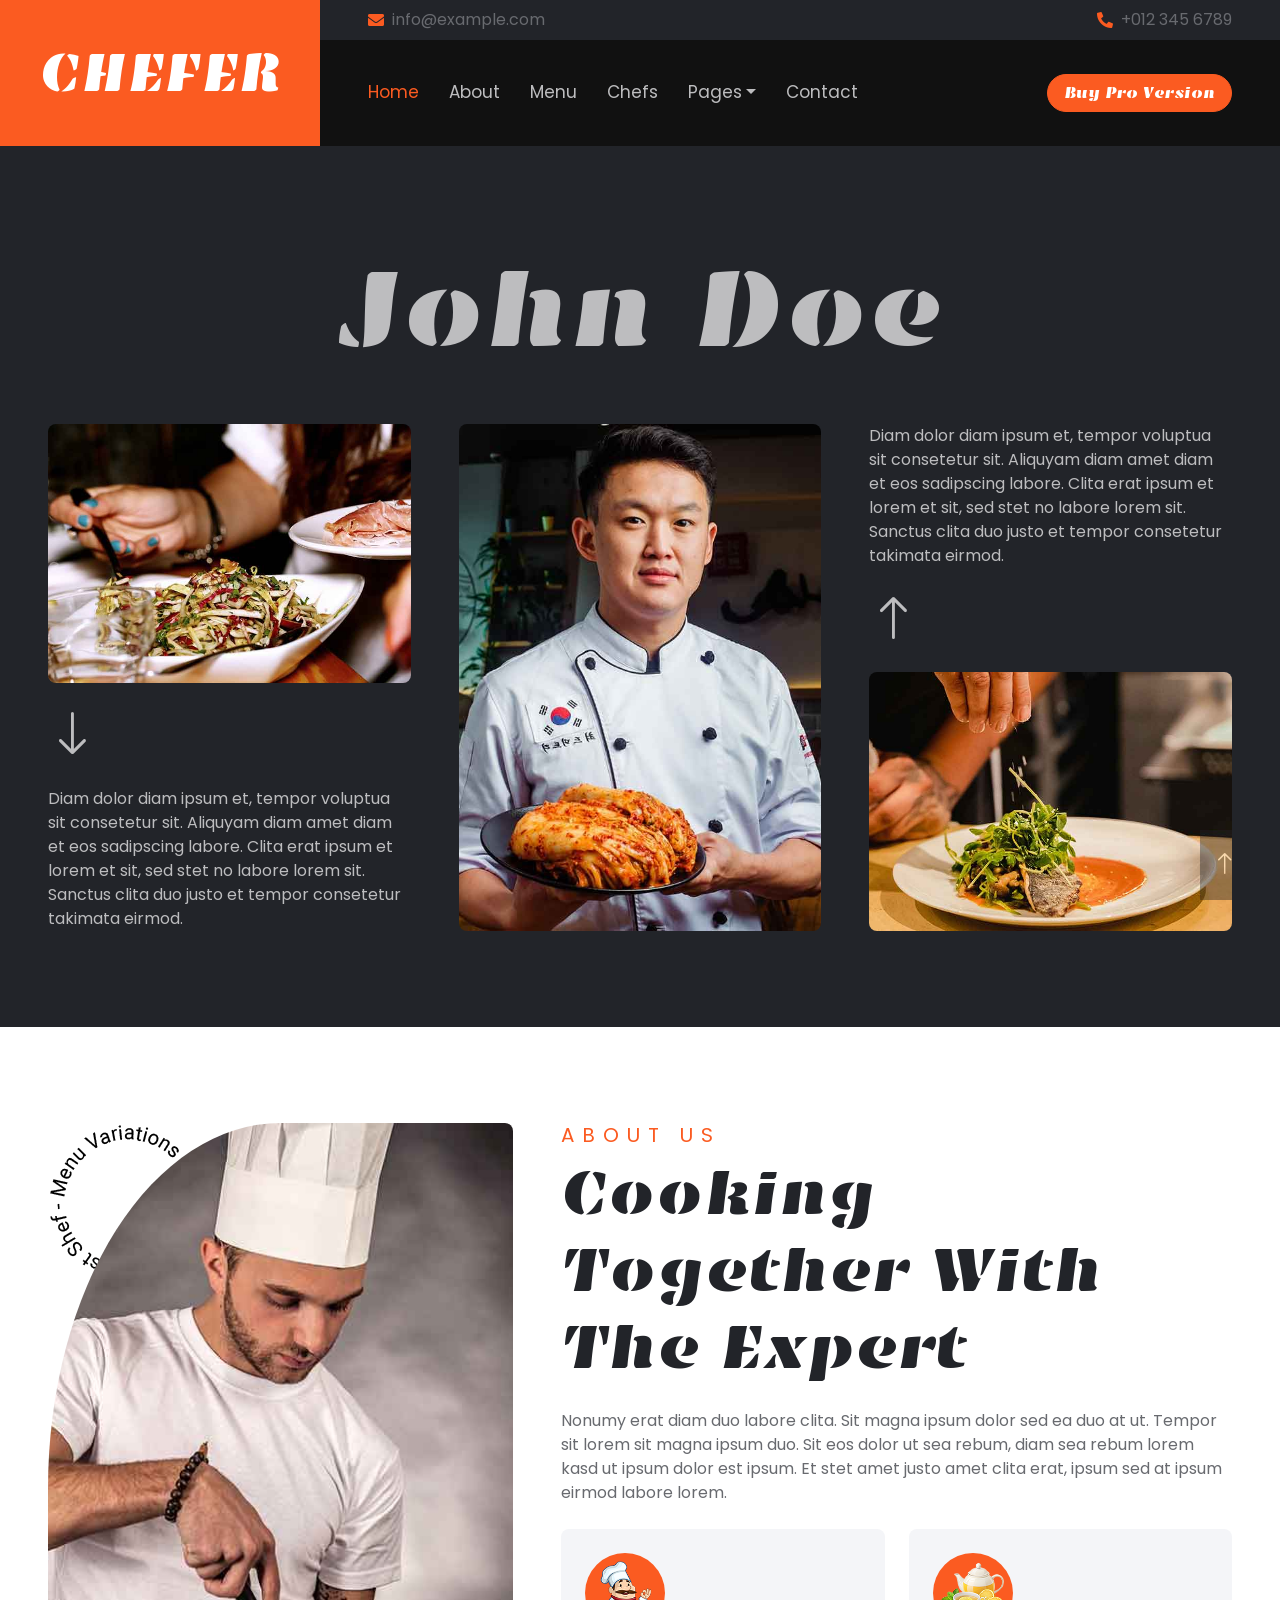
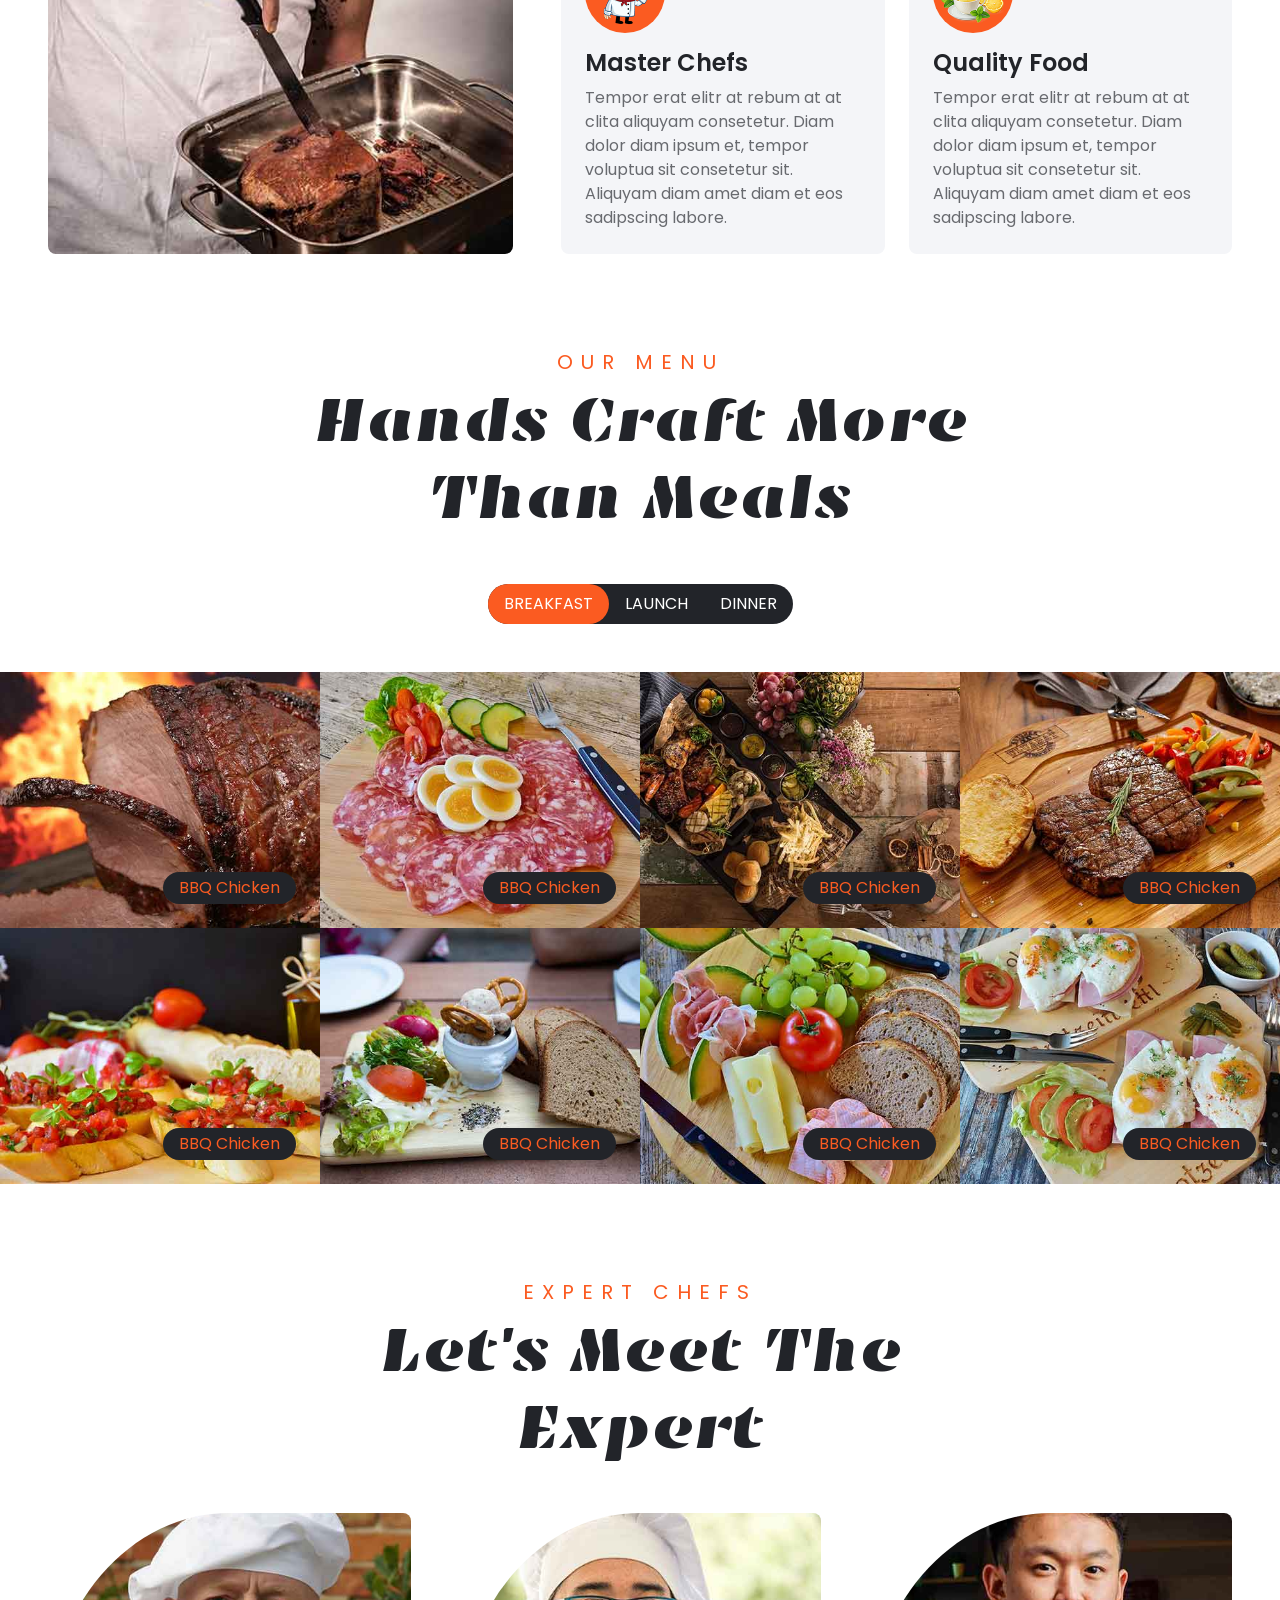
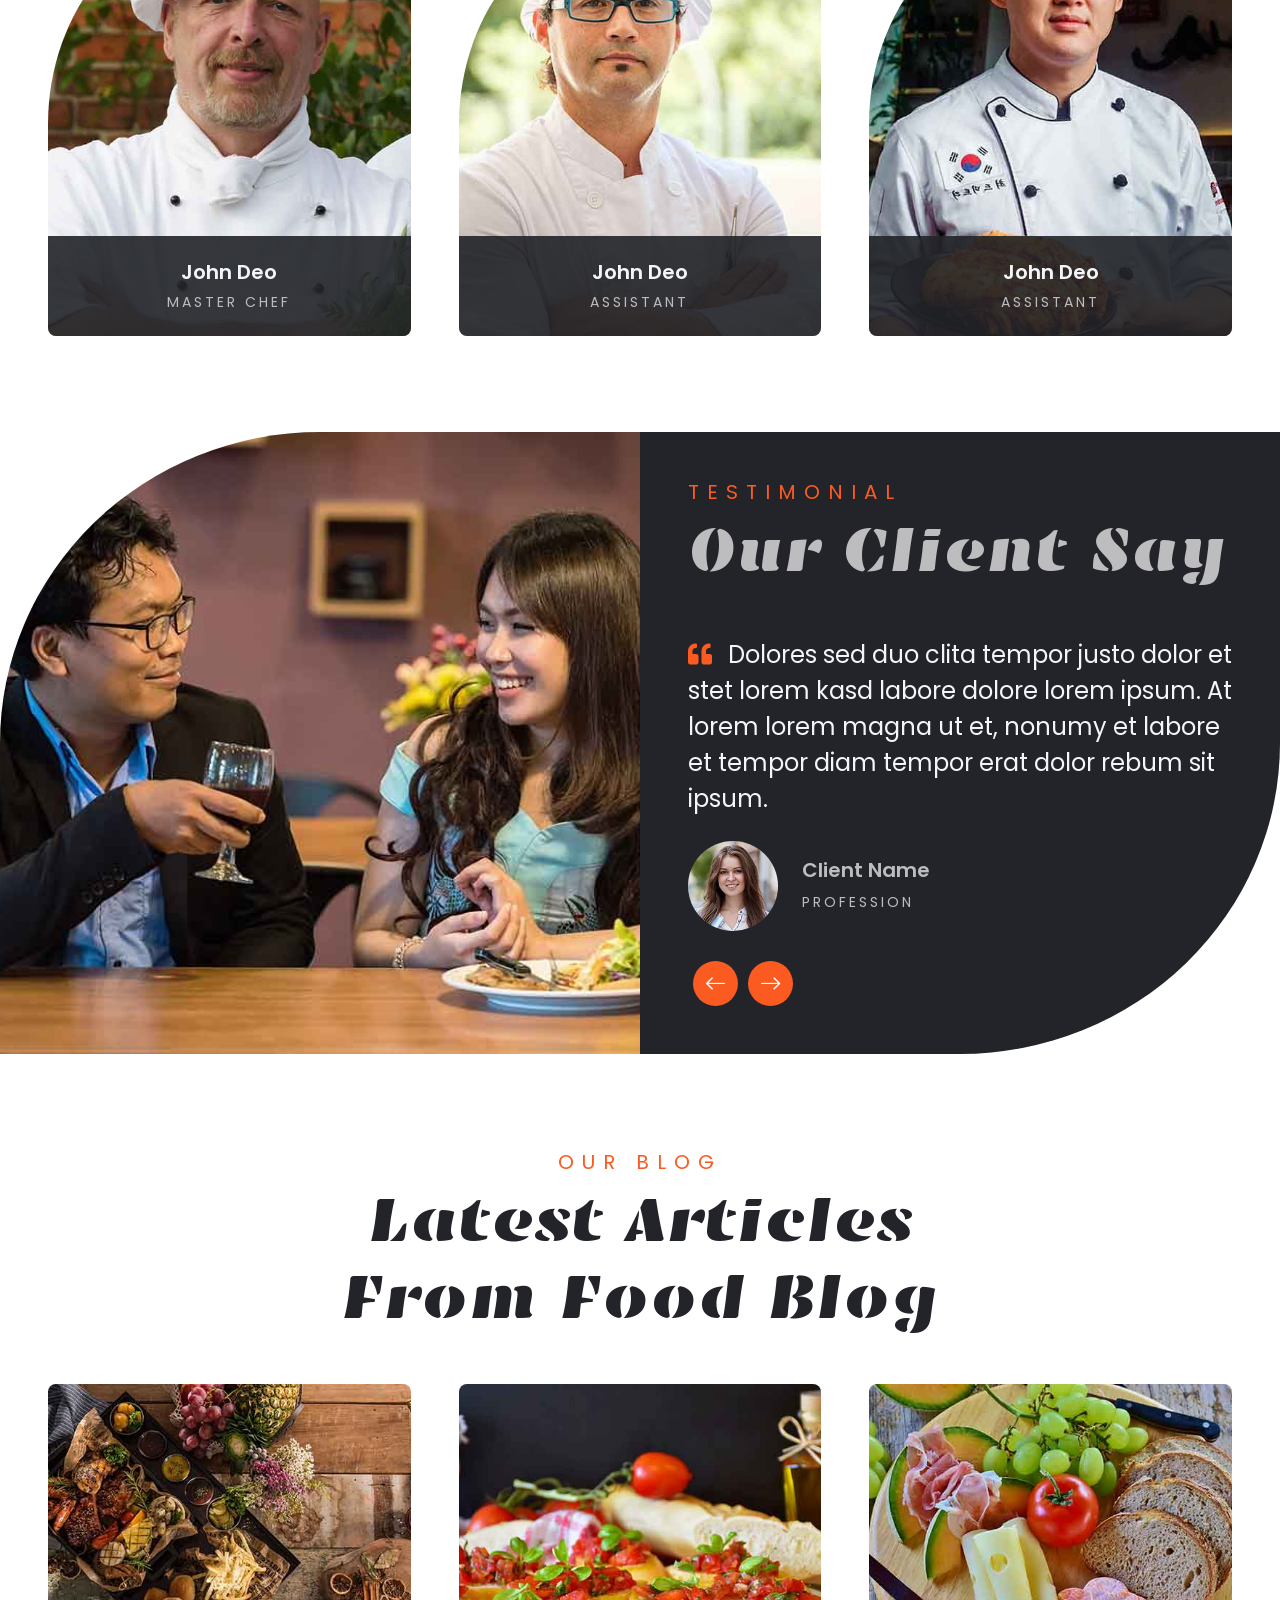
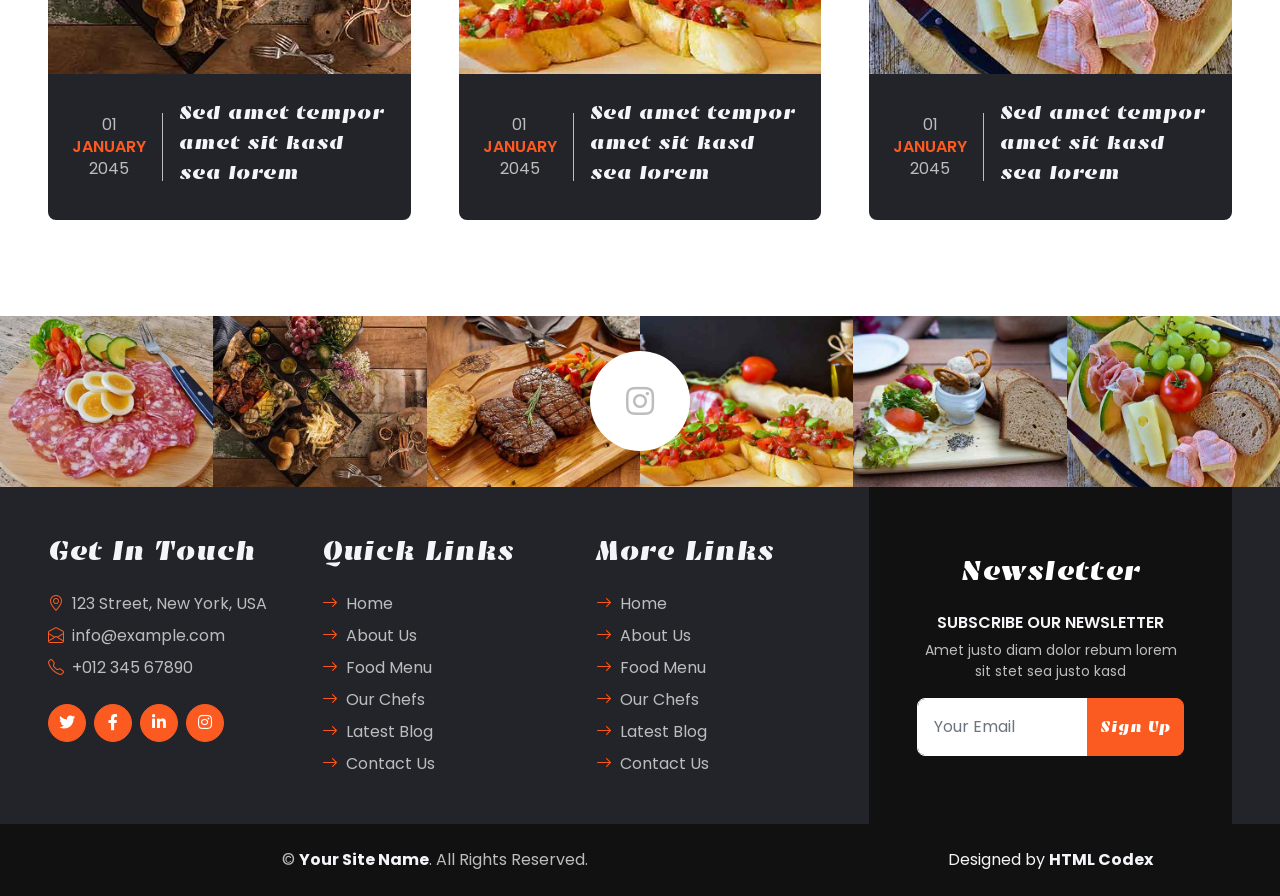
<file: PRO-003/index.html>
<!DOCTYPE html>
<html lang="en">

<head>
    <meta charset="utf-8">
    <title>CHEFER - Chef Website Template</title>
    <meta content="width=device-width, initial-scale=1.0" name="viewport">
    <meta content="Free HTML Templates" name="keywords">
    <meta content="Free HTML Templates" name="description">

    <!-- Favicon -->
    <link href="img/favicon.ico" rel="icon">

    <!-- Google Web Fonts -->
    <link rel="preconnect" href="https://fonts.googleapis.com">
    <link rel="preconnect" href="https://fonts.gstatic.com" crossorigin>
    <link href="https://fonts.googleapis.com/css2?family=Emblema+One&family=Poppins:wght@400;600&display=swap"
        rel="stylesheet">

    <!-- Icon Font Stylesheet -->
    <link href="https://cdnjs.cloudflare.com/ajax/libs/font-awesome/5.15.0/css/all.min.css" rel="stylesheet">
    <link href="https://cdn.jsdelivr.net/npm/bootstrap-icons@1.4.1/font/bootstrap-icons.css" rel="stylesheet">

    <!-- Libraries Stylesheet -->
    <link href="lib/animate/animate.min.css" rel="stylesheet">
    <link href="lib/owlcarousel/assets/owl.carousel.min.css" rel="stylesheet">

    <!-- Customized Bootstrap Stylesheet -->
    <link href="css/bootstrap.min.css" rel="stylesheet">

    <!-- Template Stylesheet -->
    <link href="css/style.css" rel="stylesheet">
</head>

<body>
    <!-- Spinner Start -->
    <div id="spinner" class="show bg-dark position-fixed translate-middle w-100 vh-100 top-50 start-50 d-flex align-items-center justify-content-center">
        <div class="spinner-border text-primary" role="status" style="width: 3rem; height: 3rem;"></div>
    </div>
    <!-- Spinner End -->


    <!-- Header Start -->
    <div class="container-fluid bg-dark px-0">
        <div class="row gx-0 wow fadeIn" data-wow-delay="0.1s">
            <div class="col-lg-3 bg-primary d-none d-lg-block">
                <a href="index.html"
                    class="navbar-brand w-100 h-100 m-0 p-0 d-flex align-items-center justify-content-center">
                    <h1 class="m-0 display-4 text-white text-uppercase">Chefer</h1>
                </a>
            </div>
            <div class="col-lg-9">
                <div class="row gx-0 d-none d-lg-flex bg-dark">
                    <div class="col-6 px-5 text-start">
                        <div class="h-100 d-inline-flex align-items-center py-2 me-4">
                            <i class="fa fa-envelope text-primary me-2"></i>
                            <p class="mb-0">info@example.com</p>
                        </div>
                    </div>
                    <div class="col-6 px-5 text-end">    
                        <div class="h-100 d-inline-flex align-items-center py-2">
                            <i class="fa fa-phone-alt text-primary me-2"></i>
                            <p class="mb-0">+012 345 6789</p>
                        </div>
                    </div>
                </div>
                <nav class="navbar navbar-expand-lg navbar-dark p-3 p-lg-0 px-lg-5" style="background: #111111;">
                    <a href="index.html" class="navbar-brand d-block d-lg-none">
                        <h1 class="m-0 display-4 text-primary text-uppercase">Chefer</h1>
                    </a>
                    <button type="button" class="navbar-toggler" data-bs-toggle="collapse"
                        data-bs-target="#navbarCollapse">
                        <span class="navbar-toggler-icon"></span>
                    </button>
                    <div class="collapse navbar-collapse justify-content-between" id="navbarCollapse">
                        <div class="navbar-nav mr-auto py-0">
                            <a href="index.html" class="nav-item nav-link active">Home</a>
                            <a href="about.html" class="nav-item nav-link">About</a>
                            <a href="menu.html" class="nav-item nav-link">Menu</a>
                            <a href="team.html" class="nav-item nav-link">Chefs</a>
                            <div class="nav-item dropdown">
                                <a href="https://www.youtube.com/watch?v=h7Z0yKhiB08&pp=ygUFMCBzZWM%3D" class="nav-link dropdown-toggle" data-bs-toggle="dropdown">Pages</a>
                                <div class="dropdown-menu rounded-0 m-0">
                                    <a href="blog.html" class="dropdown-item">Blog Post</a>
                                    <a href="testimonial.html" class="dropdown-item">Testimonial</a>
                                    <a href="404.html" class="dropdown-item">404 Error</a>
                                </div>
                            </div>
                            <a href="contact.html" class="nav-item nav-link">Contact</a>
                        </div>
                        <div class="d-none d-lg-flex align-items-center py-2">
                            <a class="btn btn-primary rounded-pill px-3" href="https://htmlcodex.com/downloading/?item=3537">Buy Pro Version</a>
                        </div>
                    </div>
                </nav>
            </div>
        </div>
    </div>
    <!-- Header End -->


    <!-- Hero Start -->
    <div class="container-fluid p-5 mb-5 bg-dark text-secondary">
        <div class="row g-5 py-5">
            <div class="col-12 wow fadeIn" data-wow-delay="0.1s">
                <h1 class="display-1 text-secondary text-center mb-0">John Doe</h1>
            </div>
            <div class="col-lg-4 wow fadeIn" data-wow-delay="0.1s">
                <img class="img-fluid rounded mb-3" src="img/hero-2.jpg">
                <p>
                    <i class="bi bi-arrow-down animate-up-down" style="font-size: 3rem;"></i>
                </p>
                <p class="mb-0">
                    Diam dolor diam ipsum et, tempor voluptua sit consetetur sit. Aliquyam diam amet diam et eos
                    sadipscing labore. Clita erat ipsum et lorem et sit, sed stet no labore lorem sit. Sanctus clita duo
                    justo et tempor consetetur takimata eirmod.
                </p>
            </div>
            <div class="col-lg-4 wow fadeIn" data-wow-delay="0.3s" style="min-height: 500px;">
                <div class="position-relative h-100">
                    <img class="position-absolute w-100 h-100 rounded" src="img/hero-1.jpg" style="object-fit: cover;">
                </div>
            </div>
            <div class="col-lg-4 wow fadeIn" data-wow-delay="0.5s">
                <p>
                    Diam dolor diam ipsum et, tempor voluptua sit consetetur sit. Aliquyam diam amet diam et eos
                    sadipscing labore. Clita erat ipsum et lorem et sit, sed stet no labore lorem sit. Sanctus clita duo
                    justo et tempor consetetur takimata eirmod.
                </p>
                <p>
                    <i class="bi bi-arrow-up animate-up-down" style="font-size: 3rem;"></i>
                </p>
                <img class="img-fluid rounded" src="img/hero-3.jpg">
            </div>
        </div>
    </div>
    <!-- Hero End -->


    <!-- About Start -->
    <div class="container-fluid p-5">
        <div class="row gx-5">
            <div class="col-lg-5 mb-5 mb-lg-0 wow fadeIn" data-wow-delay="0.1s" style="min-height: 500px;">
                <div class="position-relative h-100">
                    <div class="position-absolute top-0 start-0 animate-rotate"
                        style="width: 160px; height: 160px;">
                        <img class="img-fluid" src="img/about-round.jpg" alt="">
                    </div>
                    <img class="position-absolute w-100 h-100 rounded-circle rounded-bottom rounded-end"
                        src="img/about.jpg" style="object-fit: cover;">
                </div>
            </div>
            <div class="col-lg-7">
                <div class="mb-4 wow fadeIn" data-wow-delay="0.2s">
                    <h5 class="section-title">About Us</h5>
                    <h1 class="display-3 mb-0">Cooking Together With The Expert</h1>
                </div>
                <p class="mb-4 wow fadeIn" data-wow-delay="0.3s">Nonumy erat diam duo labore clita. Sit magna ipsum dolor sed ea duo at ut. Tempor sit
                    lorem sit magna ipsum duo. Sit eos dolor ut sea rebum, diam sea rebum lorem kasd ut ipsum dolor est
                    ipsum. Et stet amet justo amet clita erat, ipsum sed at ipsum eirmod labore lorem.</p>
                <div class="row">
                    <div class="col-sm-6 wow fadeIn" data-wow-delay="0.4s">
                        <div class="bg-light rounded p-4">
                            <img class="img-fluid bg-primary rounded-circle mb-3" src="img/feature-1.png" style="width: 80px; height: 80px;">
                            <h4>Master Chefs</h4>
                            <p class="mb-0">Tempor erat elitr at rebum at at clita aliquyam consetetur. Diam dolor diam
                                ipsum et, tempor voluptua sit consetetur sit. Aliquyam diam amet diam et eos sadipscing
                                labore.</p>
                        </div>
                    </div>
                    <div class="col-sm-6 wow fadeIn" data-wow-delay="0.5s">
                        <div class="bg-light rounded p-4">
                            <img class="img-fluid bg-primary rounded-circle mb-3" src="img/feature-3.png" style="width: 80px; height: 80px;">
                            <h4>Quality Food</h4>
                            <p class="mb-0">Tempor erat elitr at rebum at at clita aliquyam consetetur. Diam dolor diam
                                ipsum et, tempor voluptua sit consetetur sit. Aliquyam diam amet diam et eos sadipscing
                                labore.</p>
                        </div>
                    </div>
                </div>
            </div>
        </div>
    </div>
    <!-- About End -->


    <!-- Menu Start -->
    <div class="container-fluid menu py-5 px-0">
        <div class="mb-5 text-center wow fadeIn" data-wow-delay="0.1s" style="max-width: 700px; margin: auto;">
            <h5 class="section-title">Our Menu</h5>
            <h1 class="display-3 mb-0">Hands Craft More Than Meals</h1>
        </div>
        <div class="tab-class text-center">
            <ul class="nav nav-pills d-inline-flex justify-content-center bg-dark text-uppercase rounded-pill mb-5 wow fadeIn" data-wow-delay="0.2s">
                <li class="nav-item">
                    <a class="nav-link rounded-pill text-white active" data-bs-toggle="pill" href="#tab-1">Breakfast</a>
                </li>
                <li class="nav-item">
                    <a class="nav-link rounded-pill text-white" data-bs-toggle="pill" href="#tab-2">Launch</a>
                </li>
                <li class="nav-item">
                    <a class="nav-link rounded-pill text-white" data-bs-toggle="pill" href="#tab-3">Dinner</a>
                </li>
            </ul>
            <div class="tab-content">
                <div id="tab-1" class="tab-pane fade show p-0 active">
                    <div class="row g-0">
                        <div class="col-lg-3 col-md-4 col-sm-6 wow fadeIn" data-wow-delay="0.1s">
                            <div class="position-relative">
                                <img class="img-fluid" src="img/menu-1.jpg" alt="">
                                <div
                                    class="position-absolute bottom-0 end-0 mb-4 me-4 py-1 px-3 bg-dark rounded-pill text-primary">
                                    BBQ Chicken</div>
                            </div>
                        </div>
                        <div class="col-lg-3 col-md-4 col-sm-6 wow fadeIn" data-wow-delay="0.2s">
                            <div class="position-relative">
                                <img class="img-fluid" src="img/menu-2.jpg" alt="">
                                <div
                                    class="position-absolute bottom-0 end-0 mb-4 me-4 py-1 px-3 bg-dark rounded-pill text-primary">
                                    BBQ Chicken</div>
                            </div>
                        </div>
                        <div class="col-lg-3 col-md-4 col-sm-6 wow fadeIn" data-wow-delay="0.3s">
                            <div class="position-relative">
                                <img class="img-fluid" src="img/menu-3.jpg" alt="">
                                <div
                                    class="position-absolute bottom-0 end-0 mb-4 me-4 py-1 px-3 bg-dark rounded-pill text-primary">
                                    BBQ Chicken</div>
                            </div>
                        </div>
                        <div class="col-lg-3 col-md-4 col-sm-6 wow fadeIn" data-wow-delay="0.4s">
                            <div class="position-relative">
                                <img class="img-fluid" src="img/menu-4.jpg" alt="">
                                <div
                                    class="position-absolute bottom-0 end-0 mb-4 me-4 py-1 px-3 bg-dark rounded-pill text-primary">
                                    BBQ Chicken</div>
                            </div>
                        </div>
                        <div class="col-lg-3 col-md-4 col-sm-6 wow fadeIn" data-wow-delay="0.5s">
                            <div class="position-relative">
                                <img class="img-fluid" src="img/menu-5.jpg" alt="">
                                <div
                                    class="position-absolute bottom-0 end-0 mb-4 me-4 py-1 px-3 bg-dark rounded-pill text-primary">
                                    BBQ Chicken</div>
                            </div>
                        </div>
                        <div class="col-lg-3 col-md-4 col-sm-6 wow fadeIn" data-wow-delay="0.6s">
                            <div class="position-relative">
                                <img class="img-fluid" src="img/menu-6.jpg" alt="">
                                <div
                                    class="position-absolute bottom-0 end-0 mb-4 me-4 py-1 px-3 bg-dark rounded-pill text-primary">
                                    BBQ Chicken</div>
                            </div>
                        </div>
                        <div class="col-lg-3 col-md-4 col-sm-6 wow fadeIn" data-wow-delay="0.7s">
                            <div class="position-relative">
                                <img class="img-fluid" src="img/menu-7.jpg" alt="">
                                <div
                                    class="position-absolute bottom-0 end-0 mb-4 me-4 py-1 px-3 bg-dark rounded-pill text-primary">
                                    BBQ Chicken</div>
                            </div>
                        </div>
                        <div class="col-lg-3 col-md-4 col-sm-6 wow fadeIn" data-wow-delay="0.8s">
                            <div class="position-relative">
                                <img class="img-fluid" src="img/menu-8.jpg" alt="">
                                <div
                                    class="position-absolute bottom-0 end-0 mb-4 me-4 py-1 px-3 bg-dark rounded-pill text-primary">
                                    BBQ Chicken</div>
                            </div>
                        </div>
                    </div>
                </div>
                <div id="tab-2" class="tab-pane fade p-0">
                    <div class="row g-0">
                        <div class="col-lg-3 col-md-4 col-sm-6">
                            <div class="position-relative">
                                <img class="img-fluid" src="img/menu-2.jpg" alt="">
                                <div
                                    class="position-absolute bottom-0 end-0 mb-4 me-4 py-1 px-3 bg-dark rounded-pill text-primary">
                                    BBQ Chicken</div>
                            </div>
                        </div>
                        <div class="col-lg-3 col-md-4 col-sm-6">
                            <div class="position-relative">
                                <img class="img-fluid" src="img/menu-3.jpg" alt="">
                                <div
                                    class="position-absolute bottom-0 end-0 mb-4 me-4 py-1 px-3 bg-dark rounded-pill text-primary">
                                    BBQ Chicken</div>
                            </div>
                        </div>
                        <div class="col-lg-3 col-md-4 col-sm-6">
                            <div class="position-relative">
                                <img class="img-fluid" src="img/menu-4.jpg" alt="">
                                <div
                                    class="position-absolute bottom-0 end-0 mb-4 me-4 py-1 px-3 bg-dark rounded-pill text-primary">
                                    BBQ Chicken</div>
                            </div>
                        </div>
                        <div class="col-lg-3 col-md-4 col-sm-6">
                            <div class="position-relative">
                                <img class="img-fluid" src="img/menu-5.jpg" alt="">
                                <div
                                    class="position-absolute bottom-0 end-0 mb-4 me-4 py-1 px-3 bg-dark rounded-pill text-primary">
                                    BBQ Chicken</div>
                            </div>
                        </div>
                        <div class="col-lg-3 col-md-4 col-sm-6">
                            <div class="position-relative">
                                <img class="img-fluid" src="img/menu-6.jpg" alt="">
                                <div
                                    class="position-absolute bottom-0 end-0 mb-4 me-4 py-1 px-3 bg-dark rounded-pill text-primary">
                                    BBQ Chicken</div>
                            </div>
                        </div>
                        <div class="col-lg-3 col-md-4 col-sm-6">
                            <div class="position-relative">
                                <img class="img-fluid" src="img/menu-7.jpg" alt="">
                                <div
                                    class="position-absolute bottom-0 end-0 mb-4 me-4 py-1 px-3 bg-dark rounded-pill text-primary">
                                    BBQ Chicken</div>
                            </div>
                        </div>
                        <div class="col-lg-3 col-md-4 col-sm-6">
                            <div class="position-relative">
                                <img class="img-fluid" src="img/menu-8.jpg" alt="">
                                <div
                                    class="position-absolute bottom-0 end-0 mb-4 me-4 py-1 px-3 bg-dark rounded-pill text-primary">
                                    BBQ Chicken</div>
                            </div>
                        </div>
                        <div class="col-lg-3 col-md-4 col-sm-6">
                            <div class="position-relative">
                                <img class="img-fluid" src="img/menu-1.jpg" alt="">
                                <div
                                    class="position-absolute bottom-0 end-0 mb-4 me-4 py-1 px-3 bg-dark rounded-pill text-primary">
                                    BBQ Chicken</div>
                            </div>
                        </div>
                    </div>
                </div>
                <div id="tab-3" class="tab-pane fade p-0">
                    <div class="row g-0">
                        <div class="col-lg-3 col-md-4 col-sm-6">
                            <div class="position-relative">
                                <img class="img-fluid" src="img/menu-3.jpg" alt="">
                                <div
                                    class="position-absolute bottom-0 end-0 mb-4 me-4 py-1 px-3 bg-dark rounded-pill text-primary">
                                    BBQ Chicken</div>
                            </div>
                        </div>
                        <div class="col-lg-3 col-md-4 col-sm-6">
                            <div class="position-relative">
                                <img class="img-fluid" src="img/menu-4.jpg" alt="">
                                <div
                                    class="position-absolute bottom-0 end-0 mb-4 me-4 py-1 px-3 bg-dark rounded-pill text-primary">
                                    BBQ Chicken</div>
                            </div>
                        </div>
                        <div class="col-lg-3 col-md-4 col-sm-6">
                            <div class="position-relative">
                                <img class="img-fluid" src="img/menu-5.jpg" alt="">
                                <div
                                    class="position-absolute bottom-0 end-0 mb-4 me-4 py-1 px-3 bg-dark rounded-pill text-primary">
                                    BBQ Chicken</div>
                            </div>
                        </div>
                        <div class="col-lg-3 col-md-4 col-sm-6">
                            <div class="position-relative">
                                <img class="img-fluid" src="img/menu-6.jpg" alt="">
                                <div
                                    class="position-absolute bottom-0 end-0 mb-4 me-4 py-1 px-3 bg-dark rounded-pill text-primary">
                                    BBQ Chicken</div>
                            </div>
                        </div>
                        <div class="col-lg-3 col-md-4 col-sm-6">
                            <div class="position-relative">
                                <img class="img-fluid" src="img/menu-7.jpg" alt="">
                                <div
                                    class="position-absolute bottom-0 end-0 mb-4 me-4 py-1 px-3 bg-dark rounded-pill text-primary">
                                    BBQ Chicken</div>
                            </div>
                        </div>
                        <div class="col-lg-3 col-md-4 col-sm-6">
                            <div class="position-relative">
                                <img class="img-fluid" src="img/menu-8.jpg" alt="">
                                <div
                                    class="position-absolute bottom-0 end-0 mb-4 me-4 py-1 px-3 bg-dark rounded-pill text-primary">
                                    BBQ Chicken</div>
                            </div>
                        </div>
                        <div class="col-lg-3 col-md-4 col-sm-6">
                            <div class="position-relative">
                                <img class="img-fluid" src="img/menu-1.jpg" alt="">
                                <div
                                    class="position-absolute bottom-0 end-0 mb-4 me-4 py-1 px-3 bg-dark rounded-pill text-primary">
                                    BBQ Chicken</div>
                            </div>
                        </div>
                        <div class="col-lg-3 col-md-4 col-sm-6">
                            <div class="position-relative">
                                <img class="img-fluid" src="img/menu-2.jpg" alt="">
                                <div
                                    class="position-absolute bottom-0 end-0 mb-4 me-4 py-1 px-3 bg-dark rounded-pill text-primary">
                                    BBQ Chicken</div>
                            </div>
                        </div>
                    </div>
                </div>
            </div>
        </div>
    </div>
    <!-- Menu End -->


    <!-- Team Start -->
    <div class="container-fluid p-5">
        <div class="mb-5 text-center wow fadeIn" data-wow-delay="0.1s" style="max-width: 700px; margin: auto;">
            <h5 class="section-title">Expert Chefs</h5>
            <h1 class="display-3 mb-0">Let's Meet The Expert</h1>
        </div>
        <div class="row g-5">
            <div class="col-lg-4 col-md-6 wow fadeIn" data-wow-delay="0.1s">
                <div class="team-item position-relative">
                    <div class="position-relative overflow-hidden rounded-circle rounded-bottom rounded-end">
                        <img class="img-fluid w-100" src="img/team-1.jpg" alt="">
                        <div class="team-overlay">
                            <div class="d-flex align-items-center justify-content-start">
                                <a class="btn btn-light btn-square rounded-circle mx-1" href="#"><i
                                        class="fab fa-twitter"></i></a>
                                <a class="btn btn-light btn-square rounded-circle mx-1" href="#"><i
                                        class="fab fa-facebook-f"></i></a>
                                <a class="btn btn-light btn-square rounded-circle mx-1" href="#"><i
                                        class="fab fa-linkedin-in"></i></a>
                            </div>
                        </div>
                    </div>
                    <div class="position-absolute start-0 bottom-0 d-flex flex-column justify-content-center w-100 rounded-bottom text-center"
                        style="height: 100px; background: rgba(34, 36, 41, .9);">
                        <h5 class="text-light">John Deo</h5>
                        <p class="small text-uppercase text-secondary m-0" style="letter-spacing: 3px;">Master Chef</p>
                    </div>
                </div>
            </div>
            <div class="col-lg-4 col-md-6 wow fadeIn" data-wow-delay="0.3s">
                <div class="team-item position-relative">
                    <div class="position-relative overflow-hidden rounded-circle rounded-bottom rounded-end">
                        <img class="img-fluid w-100" src="img/team-2.jpg" alt="">
                        <div class="team-overlay">
                            <div class="d-flex align-items-center justify-content-start">
                                <a class="btn btn-light btn-square rounded-circle mx-1" href="#"><i
                                        class="fab fa-twitter"></i></a>
                                <a class="btn btn-light btn-square rounded-circle mx-1" href="#"><i
                                        class="fab fa-facebook-f"></i></a>
                                <a class="btn btn-light btn-square rounded-circle mx-1" href="#"><i
                                        class="fab fa-linkedin-in"></i></a>
                            </div>
                        </div>
                    </div>
                    <div class="position-absolute start-0 bottom-0 d-flex flex-column justify-content-center w-100 rounded-bottom text-center"
                        style="height: 100px; background: rgba(34, 36, 41, .9);">
                        <h5 class="text-light">John Deo</h5>
                        <p class="small text-uppercase text-secondary m-0" style="letter-spacing: 3px;">Assistant</p>
                    </div>
                </div>
            </div>
            <div class="col-lg-4 col-md-6 wow fadeIn" data-wow-delay="0.5s">
                <div class="team-item position-relative">
                    <div class="position-relative overflow-hidden rounded-circle rounded-bottom rounded-end">
                        <img class="img-fluid w-100" src="img/team-3.jpg" alt="">
                        <div class="team-overlay">
                            <div class="d-flex align-items-center justify-content-start">
                                <a class="btn btn-light btn-square rounded-circle mx-1" href="#"><i
                                        class="fab fa-twitter"></i></a>
                                <a class="btn btn-light btn-square rounded-circle mx-1" href="#"><i
                                        class="fab fa-facebook-f"></i></a>
                                <a class="btn btn-light btn-square rounded-circle mx-1" href="#"><i
                                        class="fab fa-linkedin-in"></i></a>
                            </div>
                        </div>
                    </div>
                    <div class="position-absolute start-0 bottom-0 d-flex flex-column justify-content-center w-100 rounded-bottom text-center"
                        style="height: 100px; background: rgba(34, 36, 41, .9);">
                        <h5 class="text-light">John Deo</h5>
                        <p class="small text-uppercase text-secondary m-0" style="letter-spacing: 3px;">Assistant</p>
                    </div>
                </div>
            </div>
        </div>
    </div>
    <!-- Team End -->


    <!-- Testimonial Start -->
    <div class="container-fluid p-0 my-5">
        <div class="row g-0">
            <div class="col-lg-6 wow fadeIn" data-wow-delay="0.1s" style="min-height: 500px;">
                <div class="h-100 position-relative overflow-hidden" style="border-top-left-radius: 50%;">
                    <img class="position-absolute w-100 h-100" src="img/testimonial.jpg" style="object-fit: cover;">
                </div>
            </div>
            <div class="col-lg-6 bg-dark p-5 overflow-hidden wow fadeIn" data-wow-delay="0.3s" style="border-bottom-right-radius: 50%;">
                <div class="mb-5">
                    <h5 class="section-title">Testimonial</h5>
                    <h1 class="display-3 text-secondary mb-0">Our Client Say</h1>
                </div>
                <div class="owl-carousel testimonial-carousel">
                    <div class="testimonial-item">
                        <p class="fs-4 fw-normal text-light mb-4"><i
                                class="fa fa-quote-left text-primary me-3"></i>Dolores sed duo clita tempor justo dolor
                            et stet lorem kasd labore dolore lorem ipsum. At lorem lorem magna ut et, nonumy et labore
                            et tempor diam tempor erat dolor rebum sit ipsum.</p>
                        <div class="d-flex align-items-center">
                            <img class="img-fluid rounded-circle" src="img/testimonial-1.jpg" alt="">
                            <div class="ps-4">
                                <h5 class="text-secondary">Client Name</h5>
                                <span class="small text-uppercase text-secondary"
                                    style="letter-spacing: 3px;">Profession</span>
                            </div>
                        </div>
                    </div>
                    <div class="testimonial-item">
                        <p class="fs-4 fw-normal text-light mb-4"><i
                                class="fa fa-quote-left text-primary me-3"></i>Dolores sed duo clita tempor justo dolor
                            et stet lorem kasd labore dolore lorem ipsum. At lorem lorem magna ut et, nonumy et labore
                            et tempor diam tempor erat dolor rebum sit ipsum.</p>
                        <div class="d-flex align-items-center">
                            <img class="img-fluid rounded-circle" src="img/testimonial-2.jpg" alt="">
                            <div class="ps-4">
                                <h5 class="text-secondary">Client Name</h5>
                                <span class="small text-uppercase text-secondary"
                                    style="letter-spacing: 3px;">Profession</span>
                            </div>
                        </div>
                    </div>
                </div>
            </div>
        </div>
    </div>
    <!-- Testimonial End -->


    <!-- Blog Start -->
    <div class="container-fluid p-5">
        <div class="mb-5 text-center wow fadeIn" data-wow-delay="0.1s" style="max-width: 700px; margin: auto;">
            <h5 class="section-title">Our Blog</h5>
            <h1 class="display-3 mb-0">Latest Articles From Food Blog</h1>
        </div>
        <div class="row g-5">
            <div class="col-lg-4 col-md-6 wow fadeIn" data-wow-delay="0.1s">
                <div class="blog-item">
                    <div class="position-relative overflow-hidden rounded-top">
                        <img class="img-fluid" src="img/menu-3.jpg" alt="">
                    </div>
                    <div class="bg-dark d-flex align-items-center rounded-bottom p-4">
                        <div class="flex-shrink-0 text-center text-secondary border-end border-secondary pe-3 me-3">
                            <span>01</span>
                            <h6 class="text-primary text-uppercase mb-0">January</h6>
                            <span>2045</span>
                        </div>
                        <a class="h5 lh-base text-light" href="">Sed amet tempor amet sit kasd sea lorem</h4></a>
                    </div>
                </div>
            </div>
            <div class="col-lg-4 col-md-6 wow fadeIn" data-wow-delay="0.3s">
                <div class="blog-item">
                    <div class="position-relative overflow-hidden rounded-top">
                        <img class="img-fluid" src="img/menu-5.jpg" alt="">
                    </div>
                    <div class="bg-dark d-flex align-items-center rounded-bottom p-4">
                        <div class="flex-shrink-0 text-center text-secondary border-end border-secondary pe-3 me-3">
                            <span>01</span>
                            <h6 class="text-primary text-uppercase mb-0">January</h6>
                            <span>2045</span>
                        </div>
                        <a class="h5 lh-base text-light" href="">Sed amet tempor amet sit kasd sea lorem</h4></a>
                    </div>
                </div>
            </div>
            <div class="col-lg-4 col-md-6 wow fadeIn" data-wow-delay="0.5s">
                <div class="blog-item">
                    <div class="position-relative overflow-hidden rounded-top">
                        <img class="img-fluid" src="img/menu-7.jpg" alt="">
                    </div>
                    <div class="bg-dark d-flex align-items-center rounded-bottom p-4">
                        <div class="flex-shrink-0 text-center text-secondary border-end border-secondary pe-3 me-3">
                            <span>01</span>
                            <h6 class="text-primary text-uppercase mb-0">January</h6>
                            <span>2045</span>
                        </div>
                        <a class="h5 lh-base text-light" href="">Sed amet tempor amet sit kasd sea lorem</h4></a>
                    </div>
                </div>
            </div>
        </div>
    </div>
    <!-- Blog End -->


    <!-- Instagram Start -->
    <div class="container-fluid position-relative instagram p-0 mt-5">
        <a href="" class="d-flex align-items-center justify-content-center position-absolute top-50 start-50 translate-middle bg-white rounded-circle" style="width: 100px; height: 100px; z-index: 1;">
            <i class="fab fa-instagram fa-2x text-secondary"></i>
        </a>
        <div class="row g-0">
            <div class="col-lg-2 col-md-3 col-sm-4 wow fadeIn" data-wow-delay="0.1s">
                <img class="img-fluid" src="img/menu-2.jpg" alt="">
            </div>
            <div class="col-lg-2 col-md-3 col-sm-4 wow fadeIn" data-wow-delay="0.2s">
                <img class="img-fluid" src="img/menu-3.jpg" alt="">
            </div>
            <div class="col-lg-2 col-md-3 col-sm-4 wow fadeIn" data-wow-delay="0.3s">
                <img class="img-fluid" src="img/menu-4.jpg" alt="">
            </div>
            <div class="col-lg-2 col-md-3 col-sm-4 wow fadeIn" data-wow-delay="0.4s">
                <img class="img-fluid" src="img/menu-5.jpg" alt="">
            </div>
            <div class="col-lg-2 col-md-3 col-sm-4 wow fadeIn" data-wow-delay="0.5s">
                <img class="img-fluid" src="img/menu-6.jpg" alt="">
            </div>
            <div class="col-lg-2 col-md-3 col-sm-4 wow fadeIn" data-wow-delay="0.6s">
                <img class="img-fluid" src="img/menu-7.jpg" alt="">
            </div>
        </div>
    </div>
    <!-- Instagram End -->


    <!-- Footer Start -->
    <div class="container-fluid bg-dark text-secondary px-5">
        <div class="row gx-5 wow fadeIn" data-wow-delay="0.1s">
            <div class="col-lg-8 col-md-6">
                <div class="row gx-5">
                    <div class="col-lg-4 col-md-12 pt-5 mb-5">
                        <h3 class="text-light mb-4">Get In Touch</h3>
                        <div class="d-flex mb-2">
                            <i class="bi bi-geo-alt text-primary me-2"></i>
                            <p class="mb-0">123 Street, New York, USA</p>
                        </div>
                        <div class="d-flex mb-2">
                            <i class="bi bi-envelope-open text-primary me-2"></i>
                            <p class="mb-0">info@example.com</p>
                        </div>
                        <div class="d-flex mb-2">
                            <i class="bi bi-telephone text-primary me-2"></i>
                            <p class="mb-0">+012 345 67890</p>
                        </div>
                        <div class="d-flex mt-4">
                            <a class="btn btn-primary btn-square rounded-circle me-2" href="#"><i
                                    class="fab fa-twitter"></i></a>
                            <a class="btn btn-primary btn-square rounded-circle me-2" href="#"><i
                                    class="fab fa-facebook-f"></i></a>
                            <a class="btn btn-primary btn-square rounded-circle me-2" href="#"><i
                                    class="fab fa-linkedin-in"></i></a>
                            <a class="btn btn-primary btn-square rounded-circle" href="#"><i
                                    class="fab fa-instagram"></i></a>
                        </div>
                    </div>
                    <div class="col-lg-4 col-md-12 pt-0 pt-lg-5 mb-5">
                        <h3 class="text-light mb-4">Quick Links</h3>
                        <div class="d-flex flex-column justify-content-start">
                            <a class="text-secondary mb-2" href="#"><i
                                    class="bi bi-arrow-right text-primary me-2"></i>Home</a>
                            <a class="text-secondary mb-2" href="#"><i
                                    class="bi bi-arrow-right text-primary me-2"></i>About Us</a>
                            <a class="text-secondary mb-2" href="#"><i
                                    class="bi bi-arrow-right text-primary me-2"></i>Food Menu</a>
                            <a class="text-secondary mb-2" href="#"><i
                                    class="bi bi-arrow-right text-primary me-2"></i>Our Chefs</a>
                            <a class="text-secondary mb-2" href="#"><i
                                    class="bi bi-arrow-right text-primary me-2"></i>Latest Blog</a>
                            <a class="text-secondary" href="#"><i
                                    class="bi bi-arrow-right text-primary me-2"></i>Contact Us</a>
                        </div>
                    </div>
                    <div class="col-lg-4 col-md-12 pt-0 pt-lg-5 mb-5">
                        <h3 class="text-light mb-4">More Links</h3>
                        <div class="d-flex flex-column justify-content-start">
                            <a class="text-secondary mb-2" href="#"><i
                                    class="bi bi-arrow-right text-primary me-2"></i>Home</a>
                            <a class="text-secondary mb-2" href="#"><i
                                    class="bi bi-arrow-right text-primary me-2"></i>About Us</a>
                            <a class="text-secondary mb-2" href="#"><i
                                    class="bi bi-arrow-right text-primary me-2"></i>Food Menu</a>
                            <a class="text-secondary mb-2" href="#"><i
                                    class="bi bi-arrow-right text-primary me-2"></i>Our Chefs</a>
                            <a class="text-secondary mb-2" href="#"><i
                                    class="bi bi-arrow-right text-primary me-2"></i>Latest Blog</a>
                            <a class="text-secondary" href="#"><i
                                    class="bi bi-arrow-right text-primary me-2"></i>Contact Us</a>
                        </div>
                    </div>
                </div>
            </div>
            <div class="col-lg-4 col-md-6">
                <div class="d-flex flex-column align-items-center justify-content-center text-center h-100 p-5"
                    style="background: #111111;">
                    <h3 class="text-white mb-4">Newsletter</h3>
                    <h6 class="text-uppercase text-light mb-2">Subscribe Our Newsletter</h6>
                    <p class="small text-secondary">Amet justo diam dolor rebum lorem sit stet sea justo kasd</p>
                    <form action="">
                        <div class="input-group">
                            <input type="text" class="form-control border-white p-3" placeholder="Your Email">
                            <button class="btn btn-primary">Sign Up</button>
                        </div>
                    </form>
                </div>
            </div>
        </div>
    </div>
    <div class="container-fluid py-4 py-lg-0 px-5" style="background: #111111;">
        <div class="row gx-5">
            <div class="col-lg-8">
                <div class="py-lg-4 text-center">
                    <p class="text-secondary mb-0">&copy; <a class="text-light fw-bold" href="#">Your Site Name</a>. All
                        Rights Reserved.</p>
                </div>
            </div>
            <div class="col-lg-4">
                <div class="py-lg-4 text-center credit">
                    <!--/*** The author’s attribution link must remain intact in the template. ***/-->
                    <!--/*** If you wish to remove this credit link, please purchase the Pro Version . ***/-->
                    <p class="text-light mb-0">Designed by <a class="text-light fw-bold" href="https://htmlcodex.com">HTML Codex</a></p>
                </div>
            </div>
        </div>
    </div>
    <!-- Footer End -->


    <!-- Back to Top -->
    <a href="#" class="btn btn-dark py-3 fs-4 back-to-top"><i class="bi bi-arrow-up"></i></a>


    <!-- JavaScript Libraries -->
    <script src="https://ajax.googleapis.com/ajax/libs/jquery/3.6.4/jquery.min.js"></script>
    <script src="https://cdn.jsdelivr.net/npm/bootstrap@5.0.0/dist/js/bootstrap.bundle.min.js"></script>
    <script src="lib/wow/wow.min.js"></script>
    <script src="lib/easing/easing.min.js"></script>
    <script src="lib/waypoints/waypoints.min.js"></script>
    <script src="lib/owlcarousel/owl.carousel.min.js"></script>

    <!-- Template Javascript -->
    <script src="js/main.js"></script>
</body>

</html>
</file>
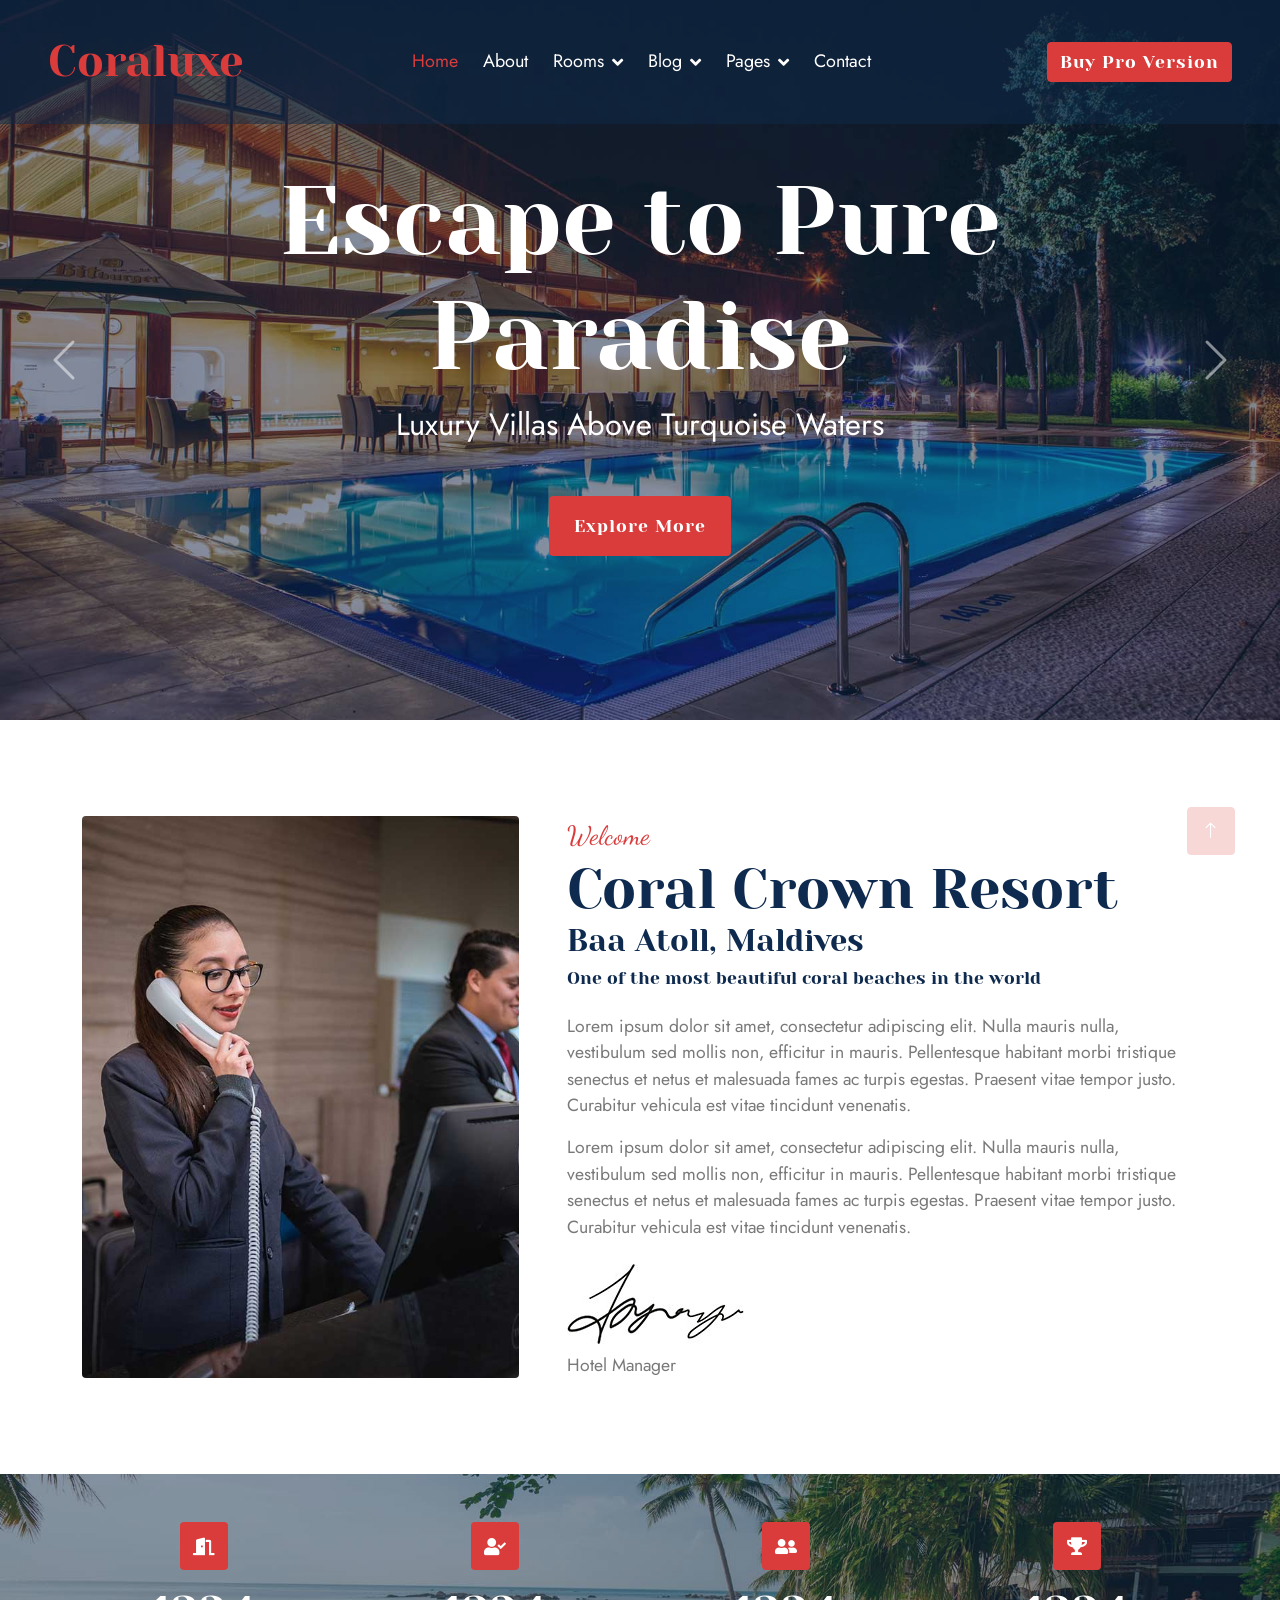
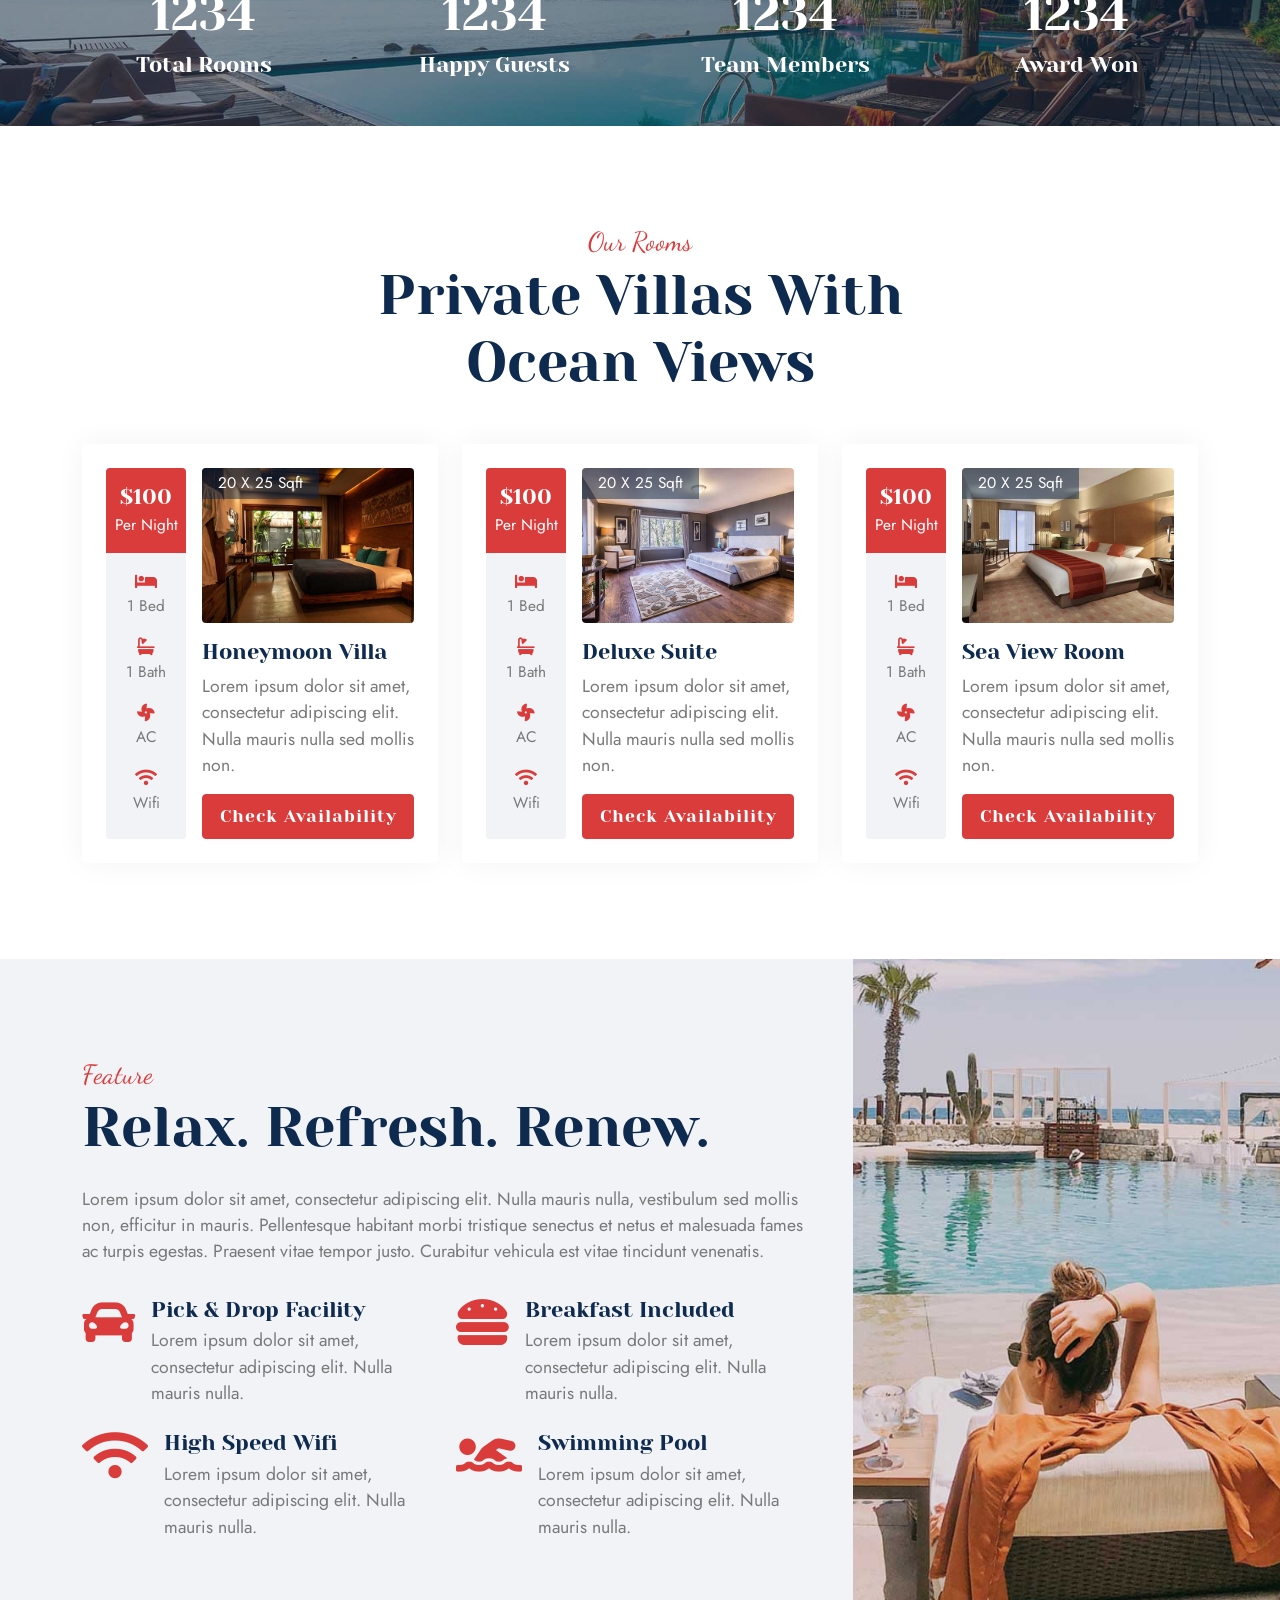
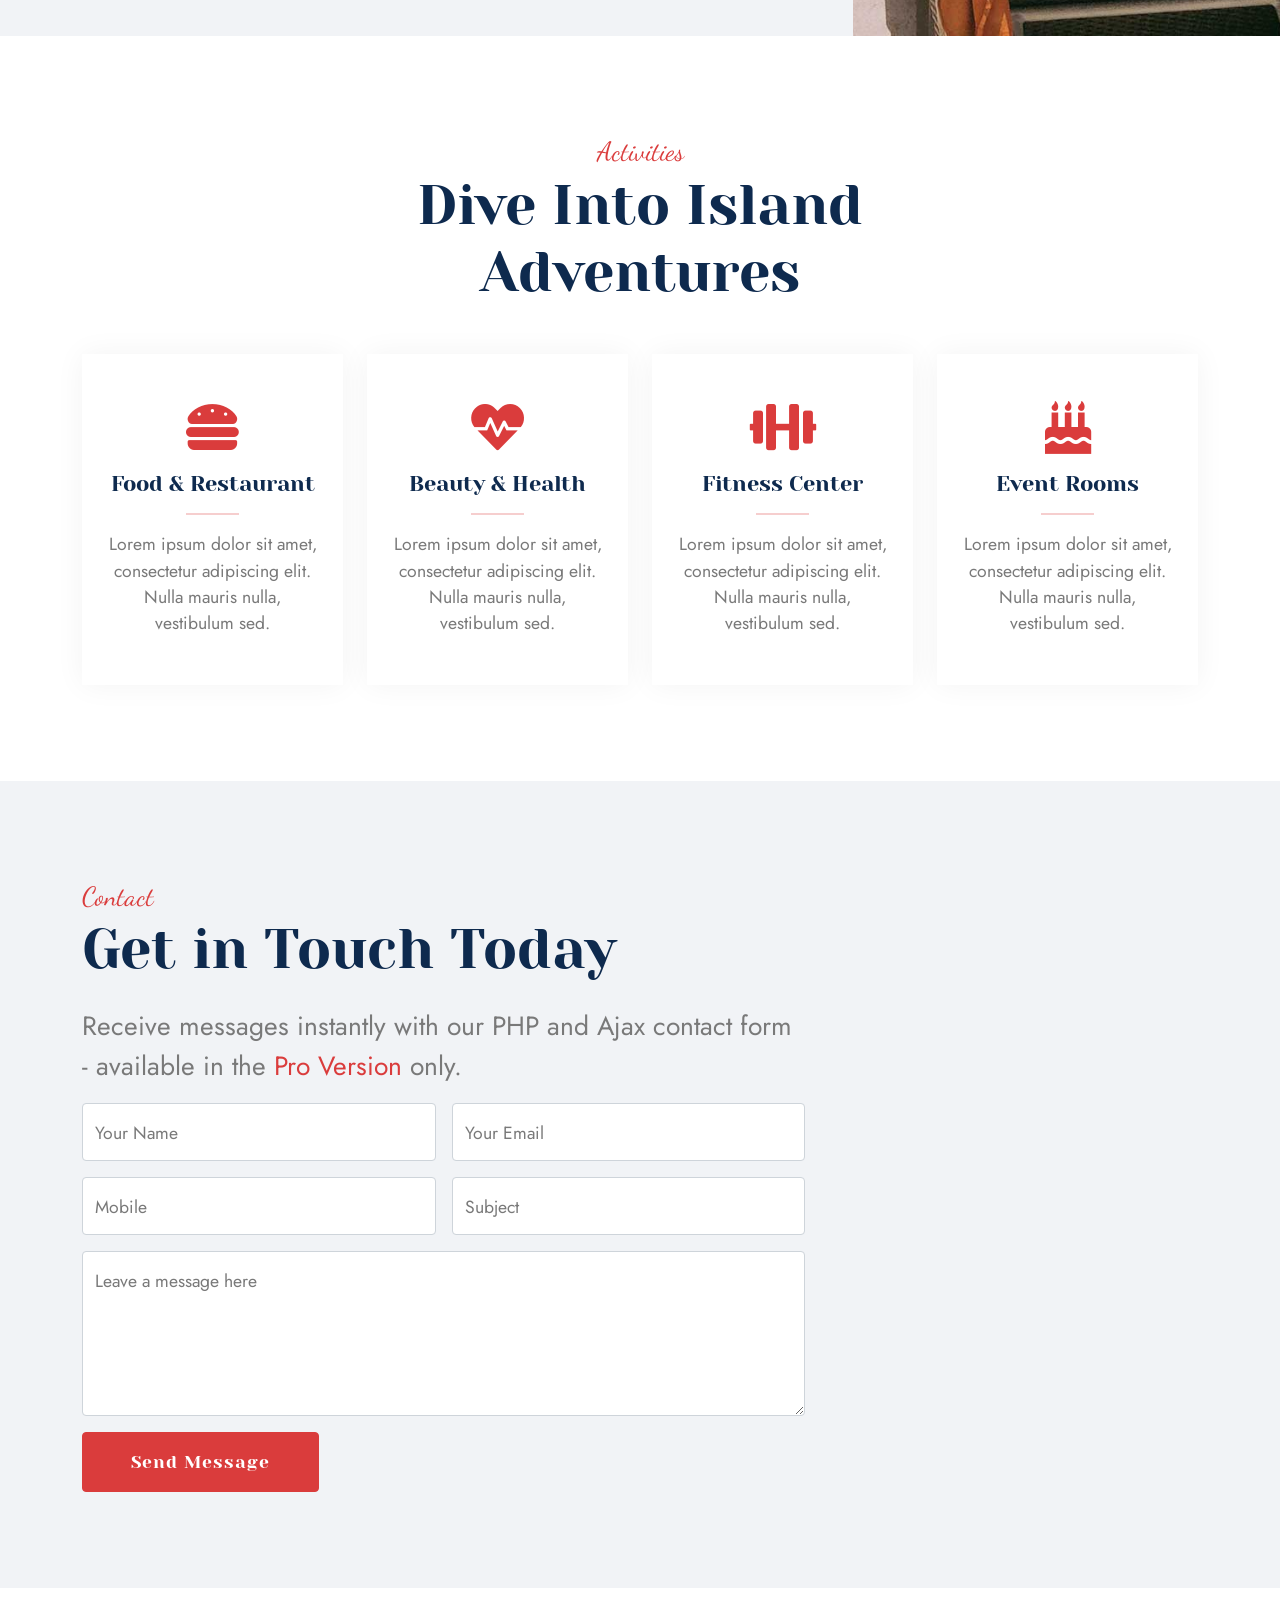
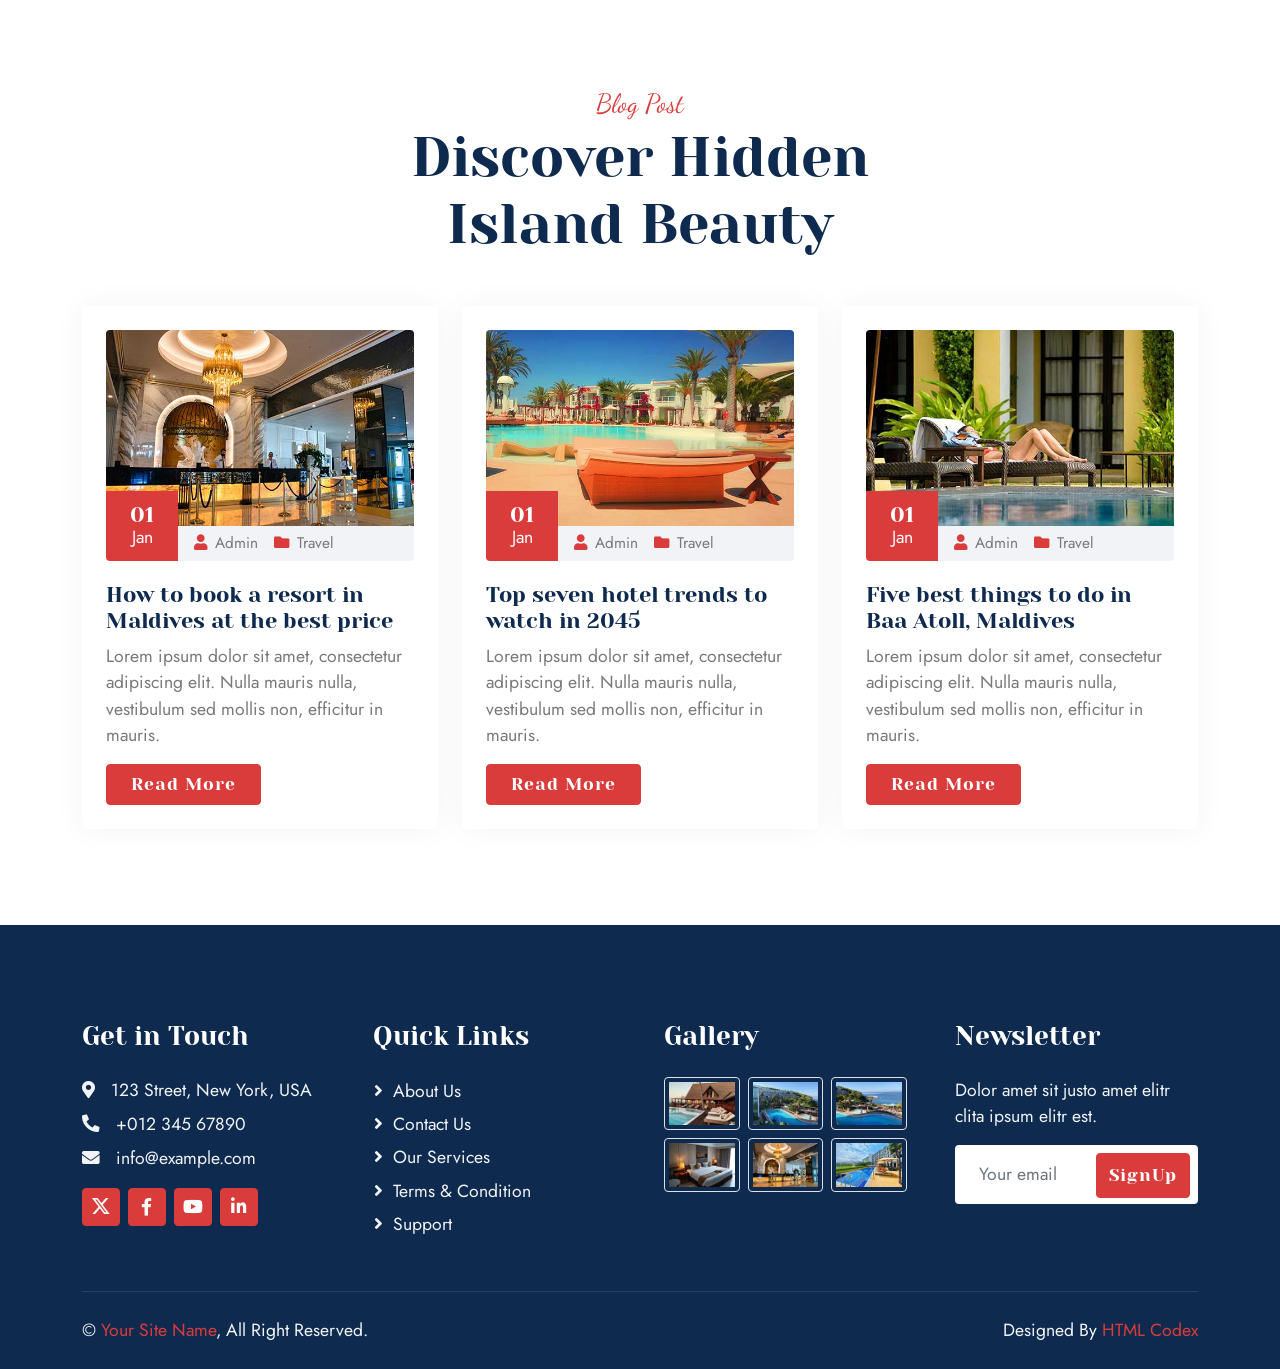
<file: PRO-004/index.html>
<!DOCTYPE html>
<html lang="en">

<head>
    <meta charset="utf-8">
    <title>Coraluxe - Resort Website Template</title>
    <meta content="width=device-width, initial-scale=1.0" name="viewport">
    <meta content="" name="keywords">
    <meta content="" name="description">

    <!-- Favicon -->
    <link href="img/favicon.ico" rel="icon">

    <!-- Google Web Fonts -->
    <link rel="preconnect" href="https://fonts.googleapis.com">
    <link rel="preconnect" href="https://fonts.gstatic.com" crossorigin>
    <link href="https://fonts.googleapis.com/css2?family=Jost&family=Yeseva+One&family=Dancing+Script&display=swap" rel="stylesheet">

    <!-- Icon Font Stylesheet -->
    <link href="https://cdnjs.cloudflare.com/ajax/libs/font-awesome/5.10.0/css/all.min.css" rel="stylesheet">
    <link rel="stylesheet" href="https://cdn.jsdelivr.net/npm/bootstrap-icons@1.13.1/font/bootstrap-icons.min.css">

    <!-- Libraries Stylesheet -->
    <link href="lib/animate/animate.min.css" rel="stylesheet">

    <!-- Customized Bootstrap Stylesheet -->
    <link href="css/bootstrap.min.css" rel="stylesheet">

    <!-- Template Stylesheet -->
    <link href="css/style.css" rel="stylesheet">
</head>

<body>
    <!-- Spinner Start -->
    <div id="spinner" class="show bg-white position-fixed translate-middle w-100 vh-100 top-50 start-50 d-flex align-items-center justify-content-center">
        <div class="spinner-border text-primary" style="width: 3rem; height: 3rem;" role="status">
            <span class="sr-only">Loading...</span>
        </div>
    </div>
    <!-- Spinner End -->


    <!-- Header Start -->
     <div class="container-fluid p-0">
        <nav class="navbar navbar-expand-lg navbar-dark px-lg-5">
            <a href="index.html" class="navbar-brand ms-4 ms-lg-0">
                <h1 class="mb-0 text-primary">Coraluxe</h1>
            </a>
            <button type="button" class="navbar-toggler me-4" data-bs-toggle="collapse" data-bs-target="#navbarCollapse">
                <span class="navbar-toggler-icon"></span>
            </button>
            <div class="collapse navbar-collapse" id="navbarCollapse">
                <div class="navbar-nav mx-auto p-4 p-lg-0">
                    <a href="index.html" class="nav-item nav-link active">Home</a>
                    <a href="https://www.youtube.com/watch?v=h7Z0yKhiB08&pp=ygUFMCBzZWM%3D" class="nav-item nav-link">About</a>
                    <div class="nav-item dropdown">
                        <a href="#" class="nav-link dropdown-toggle" data-bs-toggle="dropdown">Rooms</a>
                        <div class="dropdown-menu m-0">
                            <a href="#" class="dropdown-item">Rooms Grid</a>
                            <a href="#" class="dropdown-item">Room Details</a>
                        </div>
                    </div>
                    <div class="nav-item dropdown">
                        <a href="#" class="nav-link dropdown-toggle" data-bs-toggle="dropdown">Blog</a>
                        <div class="dropdown-menu m-0">
                            <a href="#" class="dropdown-item">Blog Grid</a>
                            <a href="#" class="dropdown-item">Blog Details</a>
                        </div>
                    </div>
                    <div class="nav-item dropdown">
                        <a href="#" class="nav-link dropdown-toggle" data-bs-toggle="dropdown">Pages</a>
                        <div class="dropdown-menu m-0">
                            <a href="#" class="dropdown-item">FAQs</a>
                            <a href="#" class="dropdown-item">Gallery</a>
                            <a href="#" class="dropdown-item">Services</a>
                            <a href="#" class="dropdown-item">Our Staff</a>
                            <a href="#" class="dropdown-item">Offers/Packages</a>
                            <a href="#" class="dropdown-item">Reservation</a>
                            <a href="#" class="dropdown-item">Testimonial</a>
                            <a href="#" class="dropdown-item">404 Page</a>
                        </div>
                    </div>
                    <a href="#" class="nav-item nav-link">Contact</a>
                </div>
                <a class="btn btn-primary d-none d-lg-flex" href="https://htmlcodex.com/downloading/?item=3928">Buy Pro Version</a>
            </div>
        </nav>

        <div id="header-carousel" class="carousel slide" data-bs-ride="carousel">
            <div class="carousel-inner">
                <div class="carousel-item active">
                    <img class="w-100" src="img/carousel-1.jpg" alt="Image">
                    <div class="carousel-caption">
                        <div class="row h-100 align-items-center justify-content-center">
                            <div class="col-10 col-md-8">
                                <h1 class="display-1 text-white animated slideInDown">Escape to Pure Paradise</h1>
                                <p class="fs-3 mb-5 animated slideInDown">Luxury Villas Above Turquoise Waters</p>
                                <a href="" class="btn btn-primary py-3 px-4 animated slideInDown">Explore More</a>
                            </div>
                        </div>
                    </div>
                </div>
                <div class="carousel-item">
                    <img class="w-100" src="img/carousel-2.jpg" alt="Image">
                    <div class="carousel-caption">
                        <div class="row h-100 align-items-center justify-content-center">
                            <div class="col-10 col-md-8">
                                <h1 class="display-1 text-white animated slideInDown">Stay In Island Luxury</h1>
                                <p class="fs-3 mb-5 animated slideInDown">Private Villas With Stunning Views</p>
                                <a href="" class="btn btn-primary py-3 px-4 animated slideInDown">Explore More</a>
                            </div>
                        </div>
                    </div>
                </div>
            </div>
            <button class="carousel-control-prev" type="button" data-bs-target="#header-carousel"
                data-bs-slide="prev">
                <span class="carousel-control-prev-icon" aria-hidden="true"></span>
                <span class="visually-hidden">Previous</span>
            </button>
            <button class="carousel-control-next" type="button" data-bs-target="#header-carousel"
                data-bs-slide="next">
                <span class="carousel-control-next-icon" aria-hidden="true"></span>
                <span class="visually-hidden">Next</span>
            </button>
        </div>
     </div>
    <!-- Header End -->


    <!-- About Start -->
    <div class="container-fluid py-6">
        <div class="container">
            <div class="row g-5">
                <div class="col-lg-5 wow fadeIn" data-wow-delay="0.1s" style="min-height: 400px;">
                    <div class="position-relative h-100">
                        <img class="img-fluid rounded position-absolute w-100 h-100" src="img/about.jpg" style="object-fit: cover;" alt="">
                    </div>
                </div>
                <div class="col-lg-7 wow fadeIn" data-wow-delay="0.3s">
                    <p class="fs-4 font-dancing-script text-primary mb-0">Welcome</p>
                    <h1 class="display-4 mb-0">Coral Crown Resort</h1>
                    <h3>Baa Atoll, Maldives</h3>
                    <h6 class="mb-4">One of the most beautiful coral beaches in the world</h6>
                    <p>Lorem ipsum dolor sit amet, consectetur adipiscing elit. Nulla mauris nulla, vestibulum sed mollis non, efficitur in mauris. Pellentesque habitant morbi tristique senectus et netus et malesuada fames ac turpis egestas. Praesent vitae tempor justo. Curabitur vehicula est vitae tincidunt venenatis.</p>
                    <p class="mb-4">Lorem ipsum dolor sit amet, consectetur adipiscing elit. Nulla mauris nulla, vestibulum sed mollis non, efficitur in mauris. Pellentesque habitant morbi tristique senectus et netus et malesuada fames ac turpis egestas. Praesent vitae tempor justo. Curabitur vehicula est vitae tincidunt venenatis.</p>
                    <img class="img-fluid mb-2" src="img/signature.jpg" alt="">
                    <p class="mb-0">Hotel Manager</p>
                </div>
            </div>
        </div>
    </div>
    <!-- About End -->


    <!-- Fact Start -->
    <div class="container-fluid fact-counter py-5">
        <div class="container">
            <div class="row g-5">
                <div class="col-md-6 col-lg-3 text-center wow fadeIn" data-wow-delay="0.1s">
                    <div class="btn-lg-square bg-primary rounded mx-auto mb-3">
                        <i class="fas fa-door-open text-white"></i>
                    </div>
                    <h1 class="display-5 text-white">1234</h1>
                    <h5 class="text-white mb-0">Total Rooms</h5>
                </div>
                <div class="col-md-6 col-lg-3 text-center wow fadeIn" data-wow-delay="0.3s">
                    <div class="btn-lg-square bg-primary rounded mx-auto mb-3">
                        <i class="fas fa-user-check  text-white"></i>
                    </div>
                    <h1 class="display-5 text-white">1234</h1>
                    <h5 class="text-white mb-0">Happy Guests</h5>
                </div>
                <div class="col-md-6 col-lg-3 text-center wow fadeIn" data-wow-delay="0.5s">
                    <div class="btn-lg-square bg-primary rounded mx-auto mb-3">
                        <i class="fas fa-user-friends text-white"></i>
                    </div>
                    <h1 class="display-5 text-white">1234</h1>
                    <h5 class="text-white mb-0">Team Members</h5>
                </div>
                <div class="col-md-6 col-lg-3 text-center wow fadeIn" data-wow-delay="0.7s">
                    <div class="btn-lg-square bg-primary rounded mx-auto mb-3">
                        <i class="fas fa-trophy text-white"></i>
                    </div>
                    <h1 class="display-5 text-white">1234</h1>
                    <h5 class="text-white mb-0">Award Won</h5>
                </div>
            </div>
        </div>
    </div>
    <!-- Fact Start -->


    <!-- Room Start -->
    <div class="container-fluid py-6">
        <div class="container">
            <div class="text-center mx-auto wow fadeIn" data-wow-delay="0.1s" style="max-width: 600px;">
                <p class="fs-4 font-dancing-script text-primary mb-0">Our Rooms</p>
                <h1 class="display-4 mb-5">Private Villas With Ocean Views</h1>
            </div>
            <div class="row g-4">
                <div class="col-lg-6 col-xl-4 wow fadeIn" data-wow-delay="0.1s">
                    <div class="room-item bg-white rounded d-flex h-100 p-4">
                        <div class="bg-light rounded overflow-hidden flex-shrink-0 d-flex flex-column justify-content-between text-center pb-4 me-3" style="width: 80px">
                            <div class="bg-primary text-white py-3">
                                <h5 class="text-white mb-0">$100</h5>
                                <small>Per Night</small>
                            </div>
                            <div class="text-center mx-auto">
                                <i class="fa fa-bed text-primary"></i>
                                <p class="small mb-0">1 Bed</p>
                            </div>
                            <div class="text-center mx-auto">
                                <i class="fa fa-bath text-primary"></i>
                                <p class="small mb-0">1 Bath</p>
                            </div>
                            <div class="text-center mx-auto">
                                <i class="fa fa-fan text-primary"></i>
                                <p class="small mb-0">AC</p>
                            </div>
                            <div class="text-center mx-auto">
                                <i class="fa fa-wifi text-primary"></i>
                                <p class="small mb-0">Wifi</p>
                            </div>
                        </div>
                        <div class="room-detail">
                            <div class="position-relative rounded overflow-hidden mb-3">
                                <img class="img-fluid w-100" src="img/room-1.jpg" alt="">
                                <div class="position-absolute top-0 start-0 text-white small py-1 px-3">20 X 25 Sqft</div>
                            </div>
                            <a href="#" class="h5 d-inline-block">Honeymoon Villa</a>
                            <p>Lorem ipsum dolor sit amet, consectetur adipiscing elit. Nulla mauris nulla sed mollis non.</p>
                            <a href="#" class="btn btn-primary w-100 py-2">Check Availability</a>
                        </div>
                    </div>
                </div>
                <div class="col-lg-6 col-xl-4 wow fadeIn" data-wow-delay="0.3s">
                    <div class="room-item bg-white rounded d-flex h-100 p-4">
                        <div class="bg-light rounded overflow-hidden flex-shrink-0 d-flex flex-column justify-content-between text-center pb-4 me-3" style="width: 80px">
                            <div class="bg-primary text-white py-3">
                                <h5 class="text-white mb-0">$100</h5>
                                <small>Per Night</small>
                            </div>
                            <div class="text-center mx-auto">
                                <i class="fa fa-bed text-primary"></i>
                                <p class="small mb-0">1 Bed</p>
                            </div>
                            <div class="text-center mx-auto">
                                <i class="fa fa-bath text-primary"></i>
                                <p class="small mb-0">1 Bath</p>
                            </div>
                            <div class="text-center mx-auto">
                                <i class="fa fa-fan text-primary"></i>
                                <p class="small mb-0">AC</p>
                            </div>
                            <div class="text-center mx-auto">
                                <i class="fa fa-wifi text-primary"></i>
                                <p class="small mb-0">Wifi</p>
                            </div>
                        </div>
                        <div class="room-detail">
                            <div class="position-relative rounded overflow-hidden mb-3">
                                <img class="img-fluid w-100" src="img/room-2.jpg" alt="">
                                <div class="position-absolute top-0 start-0 text-white small py-1 px-3">20 X 25 Sqft</div>
                            </div>
                            <a href="#" class="h5 d-inline-block">Deluxe Suite</a>
                            <p>Lorem ipsum dolor sit amet, consectetur adipiscing elit. Nulla mauris nulla sed mollis non.</p>
                            <a href="#" class="btn btn-primary w-100 py-2">Check Availability</a>
                        </div>
                    </div>
                </div>
                <div class="col-lg-6 col-xl-4 wow fadeIn" data-wow-delay="0.5s">
                    <div class="room-item bg-white rounded d-flex h-100 p-4">
                        <div class="bg-light rounded overflow-hidden flex-shrink-0 d-flex flex-column justify-content-between text-center pb-4 me-3" style="width: 80px">
                            <div class="bg-primary text-white py-3">
                                <h5 class="text-white mb-0">$100</h5>
                                <small>Per Night</small>
                            </div>
                            <div class="text-center mx-auto">
                                <i class="fa fa-bed text-primary"></i>
                                <p class="small mb-0">1 Bed</p>
                            </div>
                            <div class="text-center mx-auto">
                                <i class="fa fa-bath text-primary"></i>
                                <p class="small mb-0">1 Bath</p>
                            </div>
                            <div class="text-center mx-auto">
                                <i class="fa fa-fan text-primary"></i>
                                <p class="small mb-0">AC</p>
                            </div>
                            <div class="text-center mx-auto">
                                <i class="fa fa-wifi text-primary"></i>
                                <p class="small mb-0">Wifi</p>
                            </div>
                        </div>
                        <div class="room-detail">
                            <div class="position-relative rounded overflow-hidden mb-3">
                                <img class="img-fluid w-100" src="img/room-3.jpg" alt="">
                                <div class="position-absolute top-0 start-0 text-white small py-1 px-3">20 X 25 Sqft</div>
                            </div>
                            <a href="#" class="h5 d-inline-block">Sea View Room</a>
                            <p>Lorem ipsum dolor sit amet, consectetur adipiscing elit. Nulla mauris nulla sed mollis non.</p>
                            <a href="#" class="btn btn-primary w-100 py-2">Check Availability</a>
                        </div>
                    </div>
                </div>
            </div>
        </div>
    </div>
    <!-- Room End -->


    <!-- Feature Start -->
    <div class="container-fluid bg-light overflow-hidden px-lg-0">
        <div class="container feature px-lg-0">
            <div class="row g-0 mx-lg-0">
                <div class="col-lg-8 feature-text py-5 wow fadeIn" data-wow-delay="0.1s">
                    <div class="p-lg-5 ps-lg-0">
                        <p class="fs-4 font-dancing-script text-primary mb-0">Feature</p>
                        <h1 class="display-4 mb-4">Relax. Refresh. Renew.</h1>
                        <p class="mb-4 pb-2">Lorem ipsum dolor sit amet, consectetur adipiscing elit. Nulla mauris nulla, vestibulum sed mollis non, efficitur in mauris. Pellentesque habitant morbi tristique senectus et netus et malesuada fames ac turpis egestas. Praesent vitae tempor justo. Curabitur vehicula est vitae tincidunt venenatis.</p>
                        <div class="row g-4">
                            <div class="col-md-6">
                                <div class="d-flex">
                                    <i class="fas fa-car fa-3x text-primary"></i>
                                    <div class="ms-3">
                                        <h5 class="mb-1">Pick & Drop Facility</h5>
                                        <span>Lorem ipsum dolor sit amet, consectetur adipiscing elit. Nulla mauris nulla.</span>
                                    </div>
                                </div>
                            </div>
                            <div class="col-md-6">
                                <div class="d-flex">
                                    <i class="fas fa-hamburger fa-3x text-primary"></i>
                                    <div class="ms-3">
                                        <h5 class="mb-1">Breakfast Included</h5>
                                        <span>Lorem ipsum dolor sit amet, consectetur adipiscing elit. Nulla mauris nulla.</span>
                                    </div>
                                </div>
                            </div>
                            <div class="col-md-6">
                                <div class="d-flex">
                                    <i class="fas fa-wifi fa-3x text-primary"></i>
                                    <div class="ms-3">
                                        <h5 class="mb-1">High Speed Wifi</h5>
                                        <span>Lorem ipsum dolor sit amet, consectetur adipiscing elit. Nulla mauris nulla.</span>
                                    </div>
                                </div>
                            </div>
                            <div class="col-md-6">
                                <div class="d-flex">
                                    <i class="fas fa-swimmer fa-3x text-primary"></i>
                                    <div class="ms-3">
                                        <h5 class="mb-1">Swimming Pool</h5>
                                        <span>Lorem ipsum dolor sit amet, consectetur adipiscing elit. Nulla mauris nulla.</span>
                                    </div>
                                </div>
                            </div>
                        </div>
                    </div>
                </div>
                <div class="col-lg-4 pe-lg-0 wow fadeIn" data-wow-delay="0.5s" style="min-height: 400px;">
                    <div class="position-relative h-100">
                        <img class="position-absolute img-fluid w-100 h-100" src="img/feature.jpg" style="object-fit: cover;" alt="">
                    </div>
                </div>
            </div>
        </div>
    </div>
    <!-- Feature End -->


    <!-- Service Start -->
    <div class="container-fluid py-6">
        <div class="container">
            <div class="text-center mx-auto wow fadeIn" data-wow-delay="0.1s" style="max-width: 600px;">
                <p class="fs-4 font-dancing-script text-primary mb-0">Activities</p>
                <h1 class="display-4 mb-5">Dive Into Island Adventures</h1>
            </div>
            <div class="row g-4">
                <div class="col-md-6 col-lg-4 col-xl-3 wow fadeIn" data-wow-delay="0.1s">
                    <div class="service-item rounded text-center h-100 px-4 py-5">
                        <i class="fas fa-hamburger fa-3x text-primary mb-3"></i>
                        <h5>Food & Restaurant</h5>
                        <hr class="w-25 mx-auto text-primary" style="height: 2px;">
                        <span>Lorem ipsum dolor sit amet, consectetur adipiscing elit. Nulla mauris nulla, vestibulum sed.</span> 
                    </div>
                </div>
                <div class="col-md-6 col-lg-4 col-xl-3 wow fadeIn" data-wow-delay="0.2s">
                    <div class="service-item rounded text-center h-100 px-4 py-5">
                        <i class="fas fa-heartbeat fa-3x text-primary mb-3"></i>
                        <h5>Beauty & Health</h5>
                        <hr class="w-25 mx-auto text-primary" style="height: 2px;">
                        <span>Lorem ipsum dolor sit amet, consectetur adipiscing elit. Nulla mauris nulla, vestibulum sed.</span> 
                    </div>
                </div>
                <div class="col-md-6 col-lg-4 col-xl-3 wow fadeIn" data-wow-delay="0.3s">
                    <div class="service-item rounded text-center h-100 px-4 py-5">
                        <i class="fas fa-dumbbell fa-3x text-primary mb-3"></i>
                        <h5>Fitness Center</h5>
                        <hr class="w-25 mx-auto text-primary" style="height: 2px;">
                        <span>Lorem ipsum dolor sit amet, consectetur adipiscing elit. Nulla mauris nulla, vestibulum sed.</span> 
                    </div>
                </div>
                <div class="col-md-6 col-lg-4 col-xl-3 wow fadeIn" data-wow-delay="0.4s">
                    <div class="service-item rounded text-center h-100 px-4 py-5">
                        <i class="fas fa-birthday-cake fa-3x text-primary mb-3"></i>
                        <h5>Event Rooms</h5>
                        <hr class="w-25 mx-auto text-primary" style="height: 2px;">
                        <span>Lorem ipsum dolor sit amet, consectetur adipiscing elit. Nulla mauris nulla, vestibulum sed.</span> 
                    </div>
                </div>
            </div>
        </div>
    </div>
    <!-- Service Start -->


    <!-- Contact Start -->
    <div class="container-fluid bg-light overflow-hidden px-lg-0">
        <div class="container contact px-lg-0">
            <div class="row g-0 mx-lg-0">
                <div class="col-lg-8 contact-text py-5 wow fadeIn" data-wow-delay="0.3s">
                    <div class="p-lg-5 ps-lg-0">
                        <p class="fs-4 font-dancing-script text-primary mb-0">Contact</p>
                        <h1 class="display-4 mb-4">Get in Touch Today</h1>
                        <p class="fs-4">Receive messages instantly with our PHP and Ajax contact form - available in the <a href="https://htmlcodex.com/downloading/?item=3928">Pro Version</a> only.</p>
                        <div class="row g-3">
                            <div class="col-sm-6 control-group">
                                <div class="form-floating">
                                    <input type="text" class="form-control" id="name" placeholder="Your Name" />
                                    <label for="name">Your Name</label>
                                </div>
                            </div>
                            <div class="col-sm-6 control-group">
                                <div class="form-floating">
                                    <input type="email" class="form-control" id="email" placeholder="Your Email" />
                                    <label for="email">Your Email</label>
                                </div>
                            </div>
                            <div class="col-sm-6 control-group">
                                <div class="form-floating">
                                    <input type="text" class="form-control" id="mobile" placeholder="Mobile" />
                                    <label for="mobile">Mobile</label>
                                </div>
                            </div>
                            <div class="col-sm-6 control-group">
                                <div class="form-floating">
                                    <input type="text" class="form-control" id="subject" placeholder="Subject" />
                                    <label for="subject">Subject</label>
                                </div>
                            </div>
                            <div class="col-12 control-group">
                                <div class="form-floating">
                                    <textarea style="height: 165px" class="form-control" id="message" placeholder="Message"></textarea>
                                    <label for="message">Leave a message here</label>
                                </div>
                            </div>
                            <div class="col-12">
                                <button class="btn btn-primary py-3 px-5">Send Message</button>
                            </div>
                        </div>
                    </div>
                </div>
                <div class="col-lg-4 pe-lg-0" style="min-height: 400px;">
                    <div class="position-relative h-100">
                        <iframe class="position-absolute w-100 h-100" style="object-fit: cover;"
                        src="https://www.google.com/maps/embed?pb=!1m18!1m12!1m3!1d3001156.4288297426!2d-78.01371936852176!3d42.72876761954724!2m3!1f0!2f0!3f0!3m2!1i1024!2i768!4f13.1!3m3!1m2!1s0x4ccc4bf0f123a5a9%3A0xddcfc6c1de189567!2sNew%20York%2C%20USA!5e0!3m2!1sen!2sbd!4v1603794290143!5m2!1sen!2sbd"
                        frameborder="0" allowfullscreen="" aria-hidden="false"
                        tabindex="0"></iframe>
                    </div>
                </div>
            </div>
        </div>
    </div>
    <!-- Contact End -->


    <!-- Blog Start -->
    <div class="container-fluid py-6">
        <div class="container">
            <div class="text-center mx-auto wow fadeIn" data-wow-delay="0.1s" style="max-width: 600px;">
                <p class="fs-4 font-dancing-script text-primary mb-0">Blog Post</p>
                <h1 class="display-4 mb-5">Discover Hidden Island Beauty</h1>
            </div>
            <div class="row g-4">
                <div class="col-md-6 col-lg-4 wow fadeIn" data-wow-delay="0.1s">
                    <div class="blog-item rounded h-100 p-4">
                        <div class="blog-img position-relative">
                            <img class="img-fluid w-100 rounded-top" src="img/blog-1.jpg" alt="">
                            <div class="blog-meta d-flex rounded-bottom overflow-hidden">
                                <div class="flex-shrink-0 d-flex flex-column justify-content-center text-center bg-primary px-4">
                                    <h5 class="text-white mb-n1">01</h5>
                                    <p class="text-white mb-0">Jan</p>
                                </div>
                                <div class="bg-light w-100 h-50 d-flex align-items-center align-self-end">
                                    <small class="ms-3"><i class="fa fa-user text-primary me-2"></i>Admin</small>
                                    <small class="ms-3"><i class="fa fa-folder text-primary me-2"></i>Travel</small>
                                </div>
                            </div>
                        </div>
                        <a href="#" class="h5 d-inline-block">How to book a resort in Maldives at the best price</a>
                        <p>Lorem ipsum dolor sit amet, consectetur adipiscing elit. Nulla mauris nulla, vestibulum sed mollis non, efficitur in mauris.</p>
                        <a href="" class="btn btn-primary px-4">Read More</a>
                    </div>
                </div>
                <div class="col-md-6 col-lg-4 wow fadeIn" data-wow-delay="0.3s">
                    <div class="blog-item rounded h-100 p-4">
                        <div class="blog-img position-relative">
                            <img class="img-fluid w-100 rounded-top" src="img/blog-2.jpg" alt="">
                            <div class="blog-meta d-flex rounded-bottom overflow-hidden">
                                <div class="flex-shrink-0 d-flex flex-column justify-content-center text-center bg-primary px-4">
                                    <h5 class="text-white mb-n1">01</h5>
                                    <p class="text-white mb-0">Jan</p>
                                </div>
                                <div class="bg-light w-100 h-50 d-flex align-items-center align-self-end">
                                    <small class="ms-3"><i class="fa fa-user text-primary me-2"></i>Admin</small>
                                    <small class="ms-3"><i class="fa fa-folder text-primary me-2"></i>Travel</small>
                                </div>
                            </div>
                        </div>
                        <a href="#" class="h5 d-inline-block">Top seven hotel trends to watch in 2045</a>
                        <p>Lorem ipsum dolor sit amet, consectetur adipiscing elit. Nulla mauris nulla, vestibulum sed mollis non, efficitur in mauris.</p>
                        <a href="" class="btn btn-primary px-4">Read More</a>
                    </div>
                </div>
                <div class="col-md-6 col-lg-4 wow fadeIn" data-wow-delay="0.5s">
                    <div class="blog-item rounded h-100 p-4">
                        <div class="blog-img position-relative">
                            <img class="img-fluid w-100 rounded-top" src="img/blog-3.jpg" alt="">
                            <div class="blog-meta d-flex rounded-bottom overflow-hidden">
                                <div class="flex-shrink-0 d-flex flex-column justify-content-center text-center bg-primary px-4">
                                    <h5 class="text-white mb-n1">01</h5>
                                    <p class="text-white mb-0">Jan</p>
                                </div>
                                <div class="bg-light w-100 h-50 d-flex align-items-center align-self-end">
                                    <small class="ms-3"><i class="fa fa-user text-primary me-2"></i>Admin</small>
                                    <small class="ms-3"><i class="fa fa-folder text-primary me-2"></i>Travel</small>
                                </div>
                            </div>
                        </div>
                        <a href="#" class="h5 d-inline-block">Five best things to do in Baa Atoll, Maldives</a>
                        <p>Lorem ipsum dolor sit amet, consectetur adipiscing elit. Nulla mauris nulla, vestibulum sed mollis non, efficitur in mauris.</p>
                        <a href="" class="btn btn-primary px-4">Read More</a>
                    </div>
                </div>
            </div>
        </div>
    </div>
    <!-- Blog End -->


    <!-- Footer Start -->
    <div class="container-fluid bg-dark text-light footer pt-5 wow fadeIn" data-wow-delay="0.1s">
        <div class="container py-5">
            <div class="row g-5">
                <div class="col-lg-3 col-md-6">
                    <h4 class="text-white mb-4">Get in Touch</h4>
                    <p class="mb-2"><i class="fa fa-map-marker-alt me-3"></i>123 Street, New York, USA</p>
                    <p class="mb-2"><i class="fa fa-phone-alt me-3"></i>+012 345 67890</p>
                    <p class="mb-2"><i class="fa fa-envelope me-3"></i>info@example.com</p>
                    <div class="d-flex pt-2">
                        <a class="btn btn-square btn-primary me-2" href=""><i class="bi bi-twitter-x"></i></a>
                        <a class="btn btn-square btn-primary me-2" href=""><i class="fab fa-facebook-f"></i></a>
                        <a class="btn btn-square btn-primary me-2" href=""><i class="fab fa-youtube"></i></a>
                        <a class="btn btn-square btn-primary me-2" href=""><i class="fab fa-linkedin-in"></i></a>
                    </div>
                </div>
                <div class="col-lg-3 col-md-6">
                    <h4 class="text-white mb-4">Quick Links</h4>
                    <a class="btn btn-link" href="">About Us</a>
                    <a class="btn btn-link" href="">Contact Us</a>
                    <a class="btn btn-link" href="">Our Services</a>
                    <a class="btn btn-link" href="">Terms & Condition</a>
                    <a class="btn btn-link" href="">Support</a>
                </div>
                <div class="col-lg-3 col-md-6">
                    <h4 class="text-white mb-4">Gallery</h4>
                    <div class="row g-2">
                        <div class="col-4">
                            <img class="img-fluid rounded border p-1 w-100" src="img/gallery-sm-1.jpg" alt="">
                        </div>
                        <div class="col-4">
                            <img class="img-fluid rounded border p-1 w-100" src="img/gallery-sm-2.jpg" alt="">
                        </div>
                        <div class="col-4">
                            <img class="img-fluid rounded border p-1 w-100" src="img/gallery-sm-3.jpg" alt="">
                        </div>
                        <div class="col-4">
                            <img class="img-fluid rounded border p-1 w-100" src="img/gallery-sm-4.jpg" alt="">
                        </div>
                        <div class="col-4">
                            <img class="img-fluid rounded border p-1 w-100" src="img/gallery-sm-5.jpg" alt="">
                        </div>
                        <div class="col-4">
                            <img class="img-fluid rounded border p-1 w-100" src="img/gallery-sm-6.jpg" alt="">
                        </div>
                    </div>
                </div>
                <div class="col-lg-3 col-md-6">
                    <h4 class="text-white mb-4">Newsletter</h4>
                    <p>Dolor amet sit justo amet elitr clita ipsum elitr est.</p>
                    <div class="position-relative">
                        <input class="form-control border-0 w-100 py-3 ps-4 pe-5" type="text" placeholder="Your email">
                        <button type="button" class="btn btn-primary py-2 position-absolute top-0 end-0 mt-2 me-2">SignUp</button>
                    </div>
                </div>
            </div>
        </div>
        <div class="container">
            <div class="copyright">
                <div class="row">
                    <div class="col-md-6 text-center text-md-start mb-3 mb-md-0">
                        &copy; <a href="#">Your Site Name</a>, All Right Reserved.
                    </div>
                    <div class="col-md-6 text-center text-md-end">
                        <!--/*** The author’s attribution link below must remain intact on your website. ***/-->
                        <!--/*** If you wish to remove this credit link, please purchase the Pro Version from https://htmlcodex.com/downloading/?item=3928 ***/-->
                        Designed By <a href="https://htmlcodex.com">HTML Codex</a>
                    </div>
                </div>
            </div>
        </div>
    </div>
    <!-- Footer End -->


    <!-- Back to Top -->
    <a href="#" class="btn btn-primary btn-lg-square back-to-top"><i class="bi bi-arrow-up"></i></a>


    <!-- JavaScript Libraries -->
    <script src="https://code.jquery.com/jquery-3.4.1.min.js"></script>
    <script src="https://cdn.jsdelivr.net/npm/bootstrap@5.0.0/dist/js/bootstrap.bundle.min.js"></script>
    <script src="lib/wow/wow.min.js"></script>
    <script src="lib/easing/easing.min.js"></script>
    <script src="lib/waypoints/waypoints.min.js"></script>

    <!-- Template Javascript -->
    <script src="js/main.js"></script>
</body>

</html>
</file>
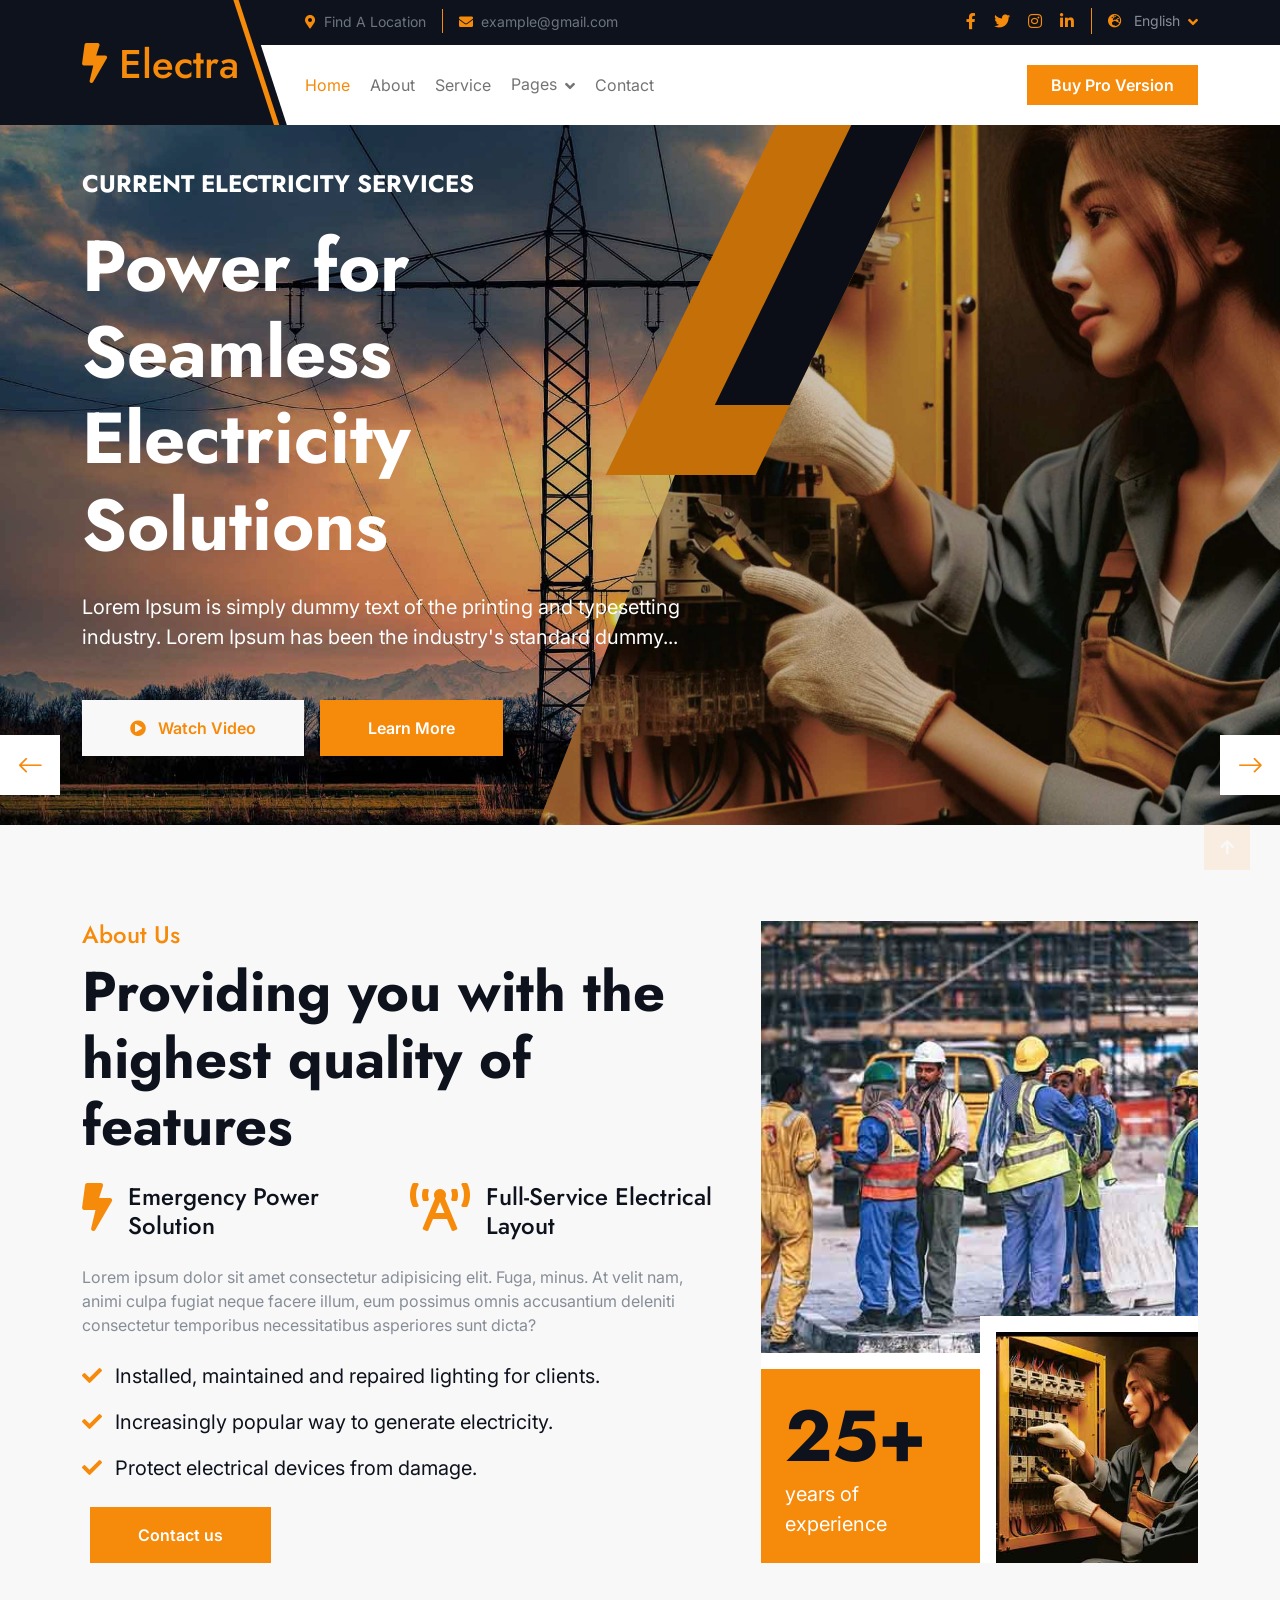
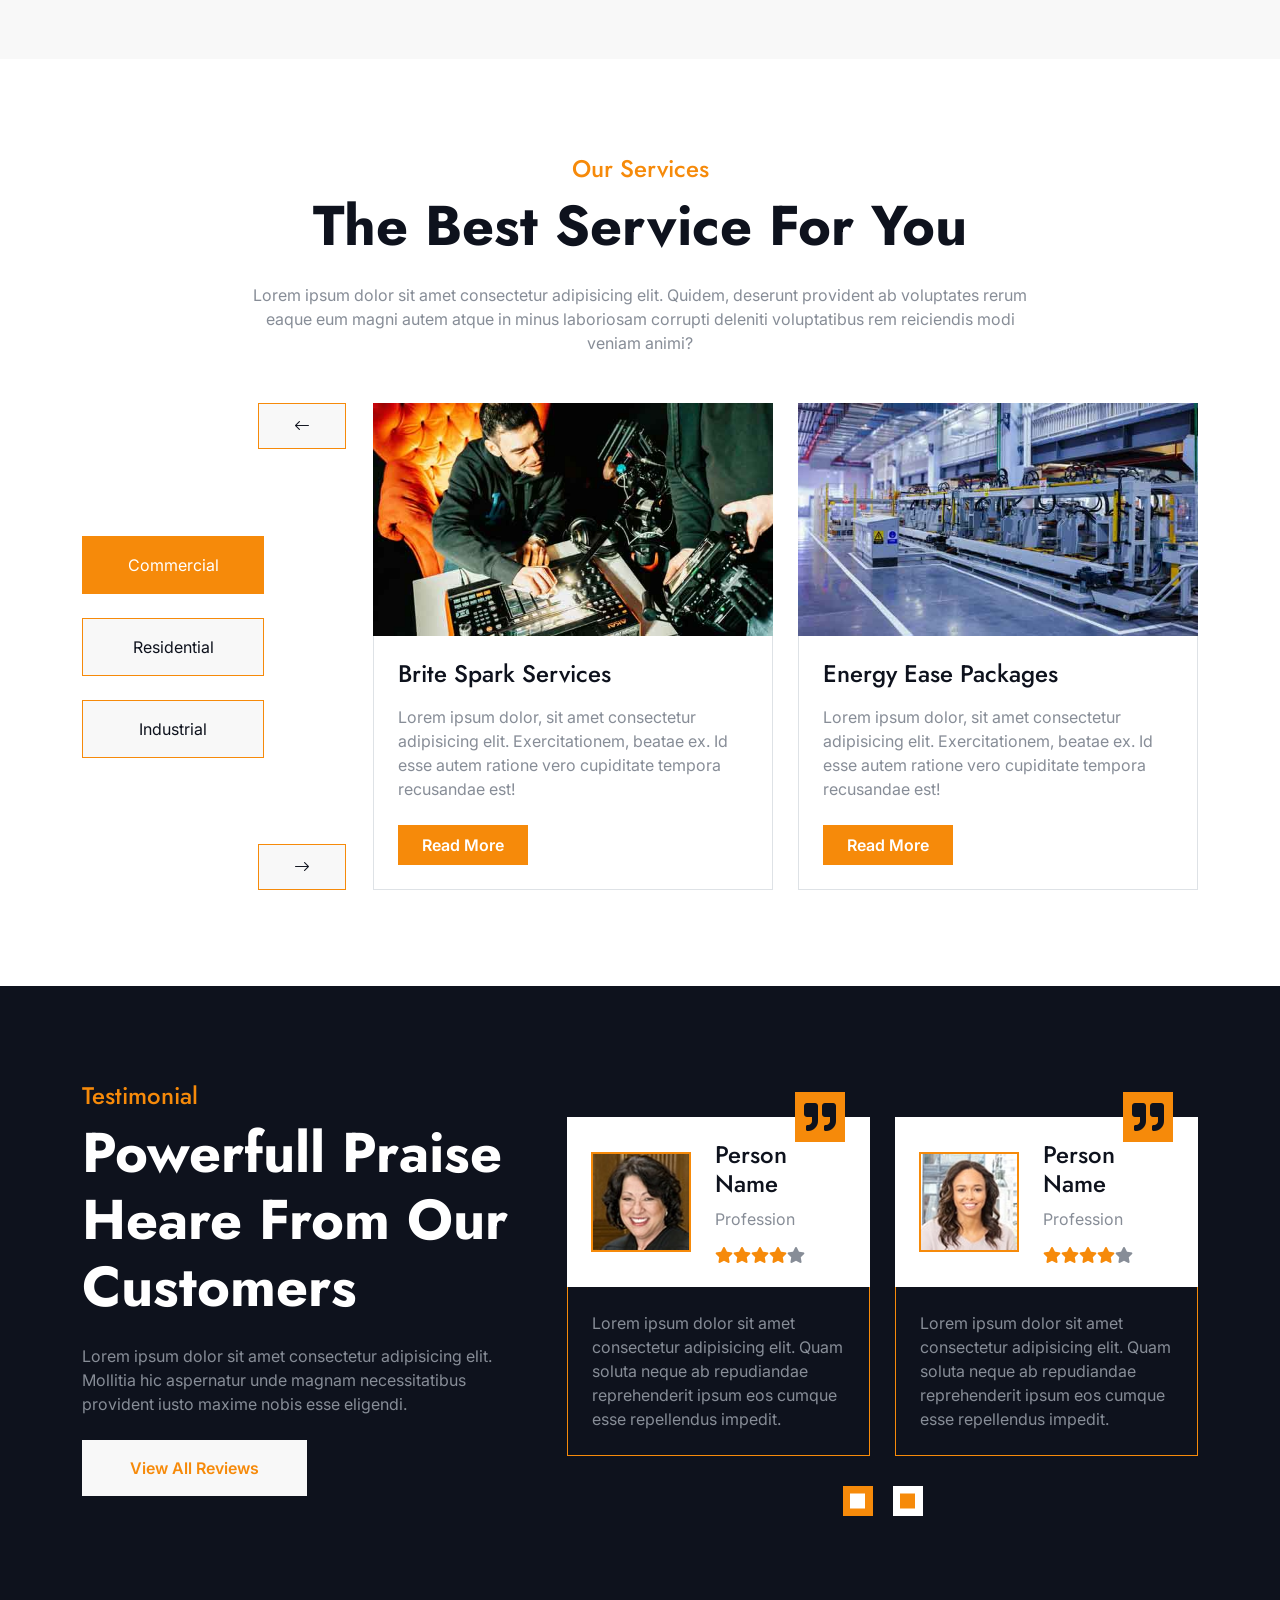
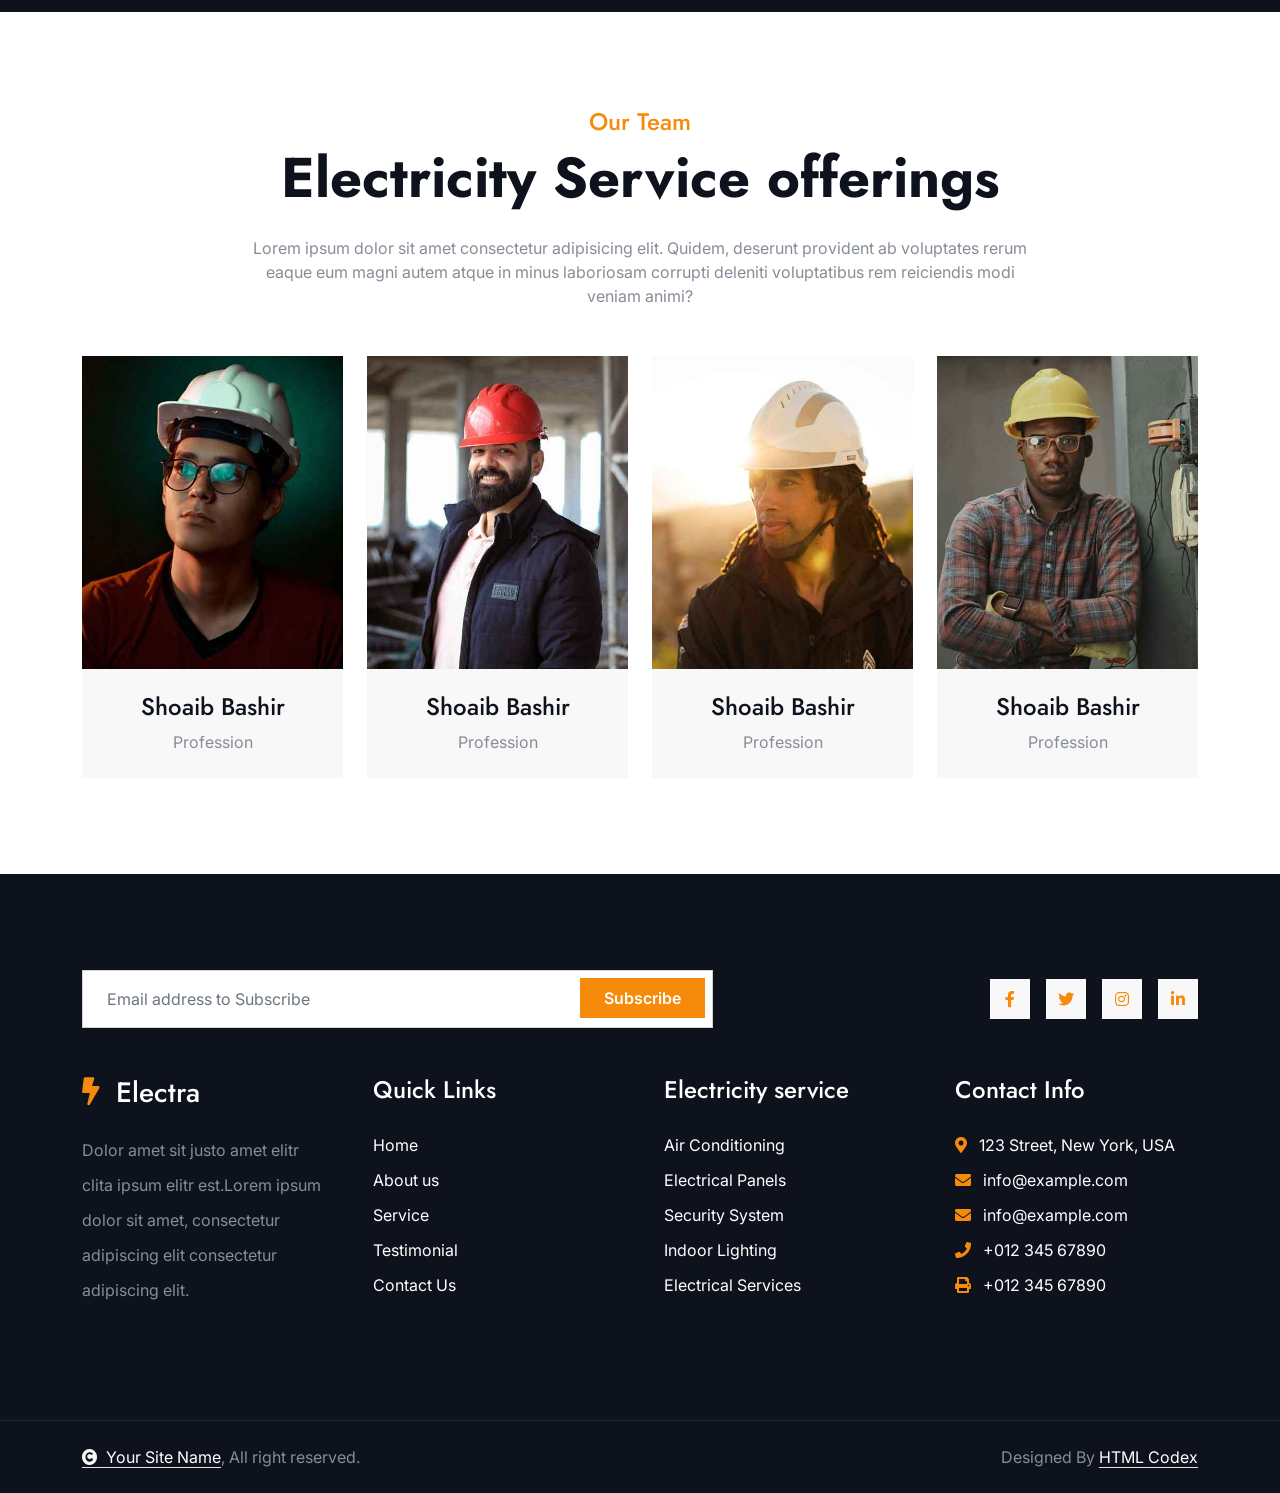
<file: PRO-005/index.html>
<!DOCTYPE html>
<html lang="en">

    <head>
        <meta charset="utf-8">
        <title>Electra - Electrical Website Template</title>
        <meta content="width=device-width, initial-scale=1.0" name="viewport">
        <meta content="" name="keywords">
        <meta content="" name="description">

        <!-- Google Web Fonts -->
        <link rel="preconnect" href="https://fonts.googleapis.com">
        <link rel="preconnect" href="https://fonts.gstatic.com" crossorigin>
        <link href="https://fonts.googleapis.com/css2?family=Inter:wght@100..900&family=Edu+TAS+Beginner:wght@400..700&family=Jost:ital,wght@0,100..900;1,100..900&display=swap" rel="stylesheet">

        <!-- Icon Font Stylesheet -->
        <link rel="stylesheet" href="https://use.fontawesome.com/releases/v5.15.4/css/all.css"/>
        <link href="https://cdn.jsdelivr.net/npm/bootstrap-icons@1.4.1/font/bootstrap-icons.css" rel="stylesheet">

        <!-- Libraries Stylesheet -->
        <link rel="stylesheet" href="lib/animate/animate.min.css"/>
        <link href="lib/owlcarousel/assets/owl.carousel.min.css" rel="stylesheet">


        <!-- Customized Bootstrap Stylesheet -->
        <link href="css/bootstrap.min.css" rel="stylesheet">

        <!-- Template Stylesheet -->
        <link href="css/style.css" rel="stylesheet">
    </head>

    <body>

        <!-- Spinner Start -->
        <div id="spinner" class="show bg-white position-fixed translate-middle w-100 vh-100 top-50 start-50 d-flex align-items-center justify-content-center">
            <div class="spinner-border text-primary" style="width: 3rem; height: 3rem;" role="status">
                <span class="sr-only">Loading...</span>
            </div>
        </div>
        <!-- Spinner End -->

        

        <!-- Navbar & Hero Start -->
        <div class="container-fluid header-top">
            <div class="container d-flex align-items-center">
                <div class="d-flex align-items-center h-100">
                    <a href="https://www.youtube.com/watch?v=h7Z0yKhiB08&pp=ygUFMCBzZWM%3D" class="navbar-brand" style="height: 125px;">
                        <h1 class="text-primary mb-0"><i class="fas fa-bolt"></i> Electra</h1>
                        <!-- <img src="img/logo.png" alt="Logo"> -->
                    </a>
                </div>
                <div class="w-100 h-100">
                    <div class="topbar px-0 py-2 d-none d-lg-block" style="height: 45px;">
                        <div class="row gx-0 align-items-center">
                            <div class="col-lg-8 text-center text-lg-center mb-lg-0">
                                <div class="d-flex flex-wrap">
                                    <div class="border-end border-primary pe-3">
                                        <a href="#" class="text-muted small"><i class="fas fa-map-marker-alt text-primary me-2"></i>Find A Location</a>
                                    </div>
                                    <div class="ps-3">
                                        <a href="mailto:example@gmail.com" class="text-muted small"><i class="fas fa-envelope text-primary me-2"></i>example@gmail.com</a>
                                    </div>
                                </div>
                            </div>
                            <div class="col-lg-4 text-center text-lg-end">
                                <div class="d-flex justify-content-end">
                                    <div class="d-flex border-end border-primary pe-3">
                                        <a class="btn p-0 text-primary me-3" href="#"><i class="fab fa-facebook-f"></i></a>
                                        <a class="btn p-0 text-primary me-3" href="#"><i class="fab fa-twitter"></i></a>
                                        <a class="btn p-0 text-primary me-3" href="#"><i class="fab fa-instagram"></i></a>
                                        <a class="btn p-0 text-primary me-0" href="#"><i class="fab fa-linkedin-in"></i></a>
                                    </div>
                                    <div class="dropdown ms-3">
                                        <a href="#" class="dropdown-toggle text-white" data-bs-toggle="dropdown"><small class="text-body"><i class="fas fa-globe-europe text-primary me-2"></i> English</small></a>
                                        <div class="dropdown-menu">
                                            <a href="#" class="dropdown-item">English</a>
                                            <a href="#" class="dropdown-item">Bangla</a>
                                            <a href="#" class="dropdown-item">French</a>
                                            <a href="#" class="dropdown-item">Spanish</a>
                                            <a href="#" class="dropdown-item">Arabic</a>
                                        </div>
                                    </div>
                                </div>
                            </div>
                        </div>
                    </div>
                    <div class="nav-bar px-0 py-lg-0" style="height: 80px;">
                        <nav class="navbar navbar-expand-lg navbar-light d-flex justify-content-lg-end">
                            <a href="#" class="navbar-brand-2">
                                <h1 class="text-primary mb-0"><i class="fas fa-bolt"></i> Electra</h1>
                                <!-- <img src="img/logo.png" alt="Logo"> -->
                            </a>  
                            <button class="navbar-toggler" type="button" data-bs-toggle="collapse" data-bs-target="#navbarCollapse">
                                <span class="fa fa-bars"></span>
                            </button>
                            <div class="collapse navbar-collapse" id="navbarCollapse">
                                <div class="navbar-nav mx-0 mx-lg-auto bg-white">
                                    <a href="index.html" class="nav-item nav-link active">Home</a>
                                    <a href="about.html" class="nav-item nav-link">About</a>
                                    <a href="service.html" class="nav-item nav-link">Service</a>
                                    <div class="nav-item dropdown">
                                        <a href="#" class="nav-link" data-bs-toggle="dropdown">
                                            <span class="dropdown-toggle">Pages</span>
                                        </a>
                                        <div class="dropdown-menu">
                                            <a href="team.html" class="dropdown-item">Our team</a>
                                            <a href="testimonial.html" class="dropdown-item">Testimonial</a>
                                            <a href="404.html" class="dropdown-item">404 Page</a>
                                        </div>
                                    </div>
                                    <a href="contact.html" class="nav-item nav-link">Contact</a>
                                    <div class="nav-btn ps-3">
                                        <a href="https://htmlcodex.com/downloading/?item=3464" class="btn btn-primary py-2 px-4 ms-0 ms-lg-3"> Buy Pro Version</a>
                                    </div>
                                </div>
                            </div>
                        </nav>
                    </div>
                </div>
            </div>
        </div>
        <!-- Navbar & Hero End -->


        <!-- Carousel Start -->
        <div class="header-carousel owl-carousel overflow-hidden">
            <div class="header-carousel-item hero-section">
                <div class="hero-bg-half-1"></div>
                <div class="hero-shape-1"></div>
                <div class="carousel-caption">
                    <div class="container">
                        <div class="row g-4 align-items-center">
                            <div class="col-lg-7 animated fadeInLeft">
                                <div class="text-sm-center text-md-start">
                                    <h4 class="text-white text-uppercase fw-bold mb-4">Current Electricity Services</h4>
                                    <h1 class="display-2 text-white mb-4">Power for Seamless Electricity Solutions</h1>
                                    <p class="mb-5 fs-5">Lorem Ipsum is simply dummy text of the printing and typesetting industry. Lorem Ipsum has been the industry's standard dummy... 
                                    </p>
                                    <div class="d-flex justify-content-center justify-content-md-start flex-shrink-0 mb-4">
                                        <a class="btn btn-light py-3 px-4 px-md-5 me-2" href="#"><i class="fas fa-play-circle me-2"></i> Watch Video</a>
                                        <a class="btn btn-primary py-3 px-4 px-md-5 ms-2" href="#">Learn More</a>
                                    </div>
                                </div>
                            </div>
                        </div>
                    </div>
                </div>
            </div>
            <div class="header-carousel-item hero-section">
                <div class="hero-bg-half-2"></div>
                <div class="hero-shape-2"></div>
                <div class="carousel-caption">
                    <div class="container">
                        <div class="row g-4 align-items-center">
                            <div class="col-lg-7 animated fadeInLeft">
                                <div class="text-sm-center text-md-start">
                                    <h4 class="text-white text-uppercase fw-bold mb-4">Current Electricity Services</h4>
                                    <h1 class="display-2 text-white mb-4">Experience the power of professionalism</h1>
                                    <p class="mb-5 fs-5">Lorem Ipsum is simply dummy text of the printing and typesetting industry. Lorem Ipsum has been the industry's standard dummy... 
                                    </p>
                                    <div class="d-flex justify-content-center justify-content-md-start flex-shrink-0 mb-4">
                                        <a class="btn btn-light py-3 px-4 px-md-5 me-2" href="#"><i class="fas fa-play-circle me-2"></i> Watch Video</a>
                                        <a class="btn btn-primary py-3 px-4 px-md-5 ms-2" href="#">Learn More</a>
                                    </div>
                                </div>
                            </div>
                        </div>
                    </div>
                </div>
            </div>
        </div>
        <!-- Carousel End -->


        <!-- About Start -->
        <div class="container-fluid about bg-light py-5">
            <div class="container py-5">
                <div class="row g-5">
                    <div class="col-lg-7 wow fadeInLeft" data-wow-delay="0.2s">
                        <div class="h-100">
                            <h4 class="text-primary">About Us</h4>
                            <h1 class="display-4 mb-4">Providing you with the highest quality of features</h1>
                            <div class="row g-4 mb-4">
                                <div class="col-md-6">
                                    <a href="#" class="d-flex">
                                        <span class="fas fa-bolt fa-3x me-3"></span>
                                        <h4 class="mb-0">Emergency Power Solution</h4>
                                    </a>
                                </div>
                                <div class="col-md-6">
                                    <a href="#" class="d-flex">
                                        <span class="fas fa-broadcast-tower fa-3x me-3"></span>
                                        <h4 class="mb-0">Full-Service Electrical Layout</h4>
                                    </a>
                                </div>
                            </div>
                            <p class="mb-4">Lorem ipsum dolor sit amet consectetur adipisicing elit. Fuga, minus. At velit nam, animi culpa fugiat neque facere illum, eum possimus omnis accusantium deleniti consectetur temporibus necessitatibus asperiores sunt dicta?
                            </p>
                            <div class="text-dark mb-4">
                                <p class="fs-5"><span class="fa fa-check text-primary me-2"></span> Installed, maintained and repaired lighting for clients.</p>
                                <p class="fs-5"><span class="fa fa-check text-primary me-2"></span> Increasingly popular way to generate electricity.</p>
                                <p class="fs-5"><span class="fa fa-check text-primary me-2"></span> Protect electrical devices from damage.</p>
                            </div>
                            <a class="btn btn-primary py-3 px-4 px-md-5 ms-2" href="#">Contact us</a>
                        </div>
                    </div>
                    <div class="col-lg-5 wow fadeInRight" data-wow-delay="0.2s">
                        <div class="position-relative h-100">
                            <img src="img/about-1.jpg" class="img-fluid w-100 h-100" style="object-fit: cover;" alt="">
                            <div class="bg-white">
                                <div class="position-absolute pt-3 bg-white" style="width: 50%; left: 0; bottom: 0;">
                                    <div class="bg-primary p-4">
                                        <h4 class="display-2 mb-0">25+</h4>
                                        <p class="text-white fs-5 mb-0">years of experience</p>
                                    </div>
                                </div>
                                <div class="position-absolute p-3 bg-white pb-0 pe-0" style="width: 50%; bottom: 0; right: 0;">
                                    <img src="img/about-2.jpg" class="img-fluid" alt="">
                                </div>
                            </div>
                        </div>
                    </div>
                </div>
            </div>
        </div>
        <!-- About End -->


        <!-- Services Start -->
        <div class="container-fluid service py-5">
            <div class="container py-5">
                <div class="d-flex flex-column mx-auto text-center mb-5 wow fadeInUp" data-wow-delay="0.2s" style="max-width: 800px;">
                    <h4 class="text-primary">Our Services</h4>
                    <h1 class="display-4 mb-4">The Best Service For You</h1>
                    <p class="mb-0">Lorem ipsum dolor sit amet consectetur adipisicing elit. Quidem, deserunt provident ab voluptates rerum eaque eum magni autem atque in minus laboriosam corrupti deleniti voluptatibus rem reiciendis modi veniam animi?
                    </p>
                </div>
                <div class="row g-5 align-items-center">
                    <div class="col-lg-3 wow fadeInLeft" data-wow-delay="0.2s">
                        <ul class="nav">
                            <li class="nav-item me-lg-0 mb-4">
                                <a class="py-3 px-5 active" data-bs-toggle="pill" href="#ServiceTab-1">
                                    <span>Commercial</span>
                                </a>
                            </li>
                            <li class="nav-item me-lg-0 mb-4">
                                <a class="py-3 px-5" data-bs-toggle="pill" href="#ServiceTab-2">
                                    <span>Residential</span>
                                </a>
                            </li>
                            <li class="nav-item me-lg-0 mb-4 mb-lg-0">
                                <a class="py-3 px-5" data-bs-toggle="pill" href="#ServiceTab-3">
                                    <span>Industrial</span>
                                </a>
                            </li>
                        </ul>
                    </div>
                    <div class="col-lg-9 wow fadeInRight" data-wow-delay="0.3s">
                        <div class="tab-content">
                            <div id="ServiceTab-1" class="tab-pane fade show p-0 active">
                                <div class="service-carousel owl-carousel">
                                    <div class="service-item">
                                        <img src="img/commercial-1.jpg" class="img-fluid w-100" alt="">
                                        <div class="border border-top-0 p-4">
                                            <h4 class="mb-3">Brite Spark Services</h4>
                                            <p class="mb-4">Lorem ipsum dolor, sit amet consectetur adipisicing elit. Exercitationem, beatae ex. Id esse autem ratione vero cupiditate tempora recusandae est!
                                            </p>
                                            <a class="btn btn-primary py-2 px-4" href="#">Read More</a>
                                        </div>
                                    </div>
                                    <div class="service-item">
                                        <img src="img/commercial-2.jpg" class="img-fluid w-100" alt="">
                                        <div class="border border-top-0 p-4">
                                            <h4 class="mb-3">Energy Ease Packages</h4>
                                            <p class="mb-4">Lorem ipsum dolor, sit amet consectetur adipisicing elit. Exercitationem, beatae ex. Id esse autem ratione vero cupiditate tempora recusandae est!
                                            </p>
                                            <a class="btn btn-primary py-2 px-4" href="#">Read More</a>
                                        </div>
                                    </div>
                                    <div class="service-item">
                                        <img src="img/commercial-3.jpg" class="img-fluid w-100" alt="">
                                        <div class="border border-top-0 p-4">
                                            <h4 class="mb-3">Electra Care Packages</h4>
                                            <p class="mb-4">Lorem ipsum dolor, sit amet consectetur adipisicing elit. Exercitationem, beatae ex. Id esse autem ratione vero cupiditate tempora recusandae est!
                                            </p>
                                            <a class="btn btn-primary py-2 px-4" href="#">Read More</a>
                                        </div>
                                    </div>
                                </div>
                            </div>
                            <div id="ServiceTab-2" class="tab-pane fade show p-0">
                                <div class="service-carousel owl-carousel">
                                    <div class="service-item">
                                        <img src="img/residential-1.jpg" class="img-fluid w-100" alt="">
                                        <div class="border border-top-0 p-4">
                                            <h4 class="mb-3">Electrical Services</h4>
                                            <p class="mb-4">Lorem ipsum dolor, sit amet consectetur adipisicing elit. Exercitationem, beatae ex. Id esse autem ratione vero cupiditate tempora recusandae est!
                                            </p>
                                            <a class="btn btn-primary py-2 px-4" href="#">Read More</a>
                                        </div>
                                    </div>
                                    <div class="service-item">
                                        <img src="img/residential-2.jpg" class="img-fluid w-100" alt="">
                                        <div class="border border-top-0 p-4">
                                            <h4 class="mb-3">Security Systems</h4>
                                            <p class="mb-4">Lorem ipsum dolor, sit amet consectetur adipisicing elit. Exercitationem, beatae ex. Id esse autem ratione vero cupiditate tempora recusandae est!
                                            </p>
                                            <a class="btn btn-primary py-2 px-4" href="#">Read More</a>
                                        </div>
                                    </div>
                                    <div class="service-item">
                                        <img src="img/residential-3.jpg" class="img-fluid w-100" alt="">
                                        <div class="border border-top-0 p-4">
                                            <h4 class="mb-3">Air Conditioner</h4>
                                            <p class="mb-4">Lorem ipsum dolor, sit amet consectetur adipisicing elit. Exercitationem, beatae ex. Id esse autem ratione vero cupiditate tempora recusandae est!
                                            </p>
                                            <a class="btn btn-primary py-2 px-4" href="#">Read More</a>
                                        </div>
                                    </div>
                                </div>
                            </div>
                            <div id="ServiceTab-3" class="tab-pane fade show p-0">
                                <div class="service-carousel owl-carousel">
                                    <div class="service-item">
                                        <img src="img/industrial-1.jpg" class="img-fluid w-100" alt="">
                                        <div class="border border-top-0 p-4">
                                            <h4 class="mb-3">Factory Manufacture</h4>
                                            <p class="mb-4">Lorem ipsum dolor, sit amet consectetur adipisicing elit. Exercitationem, beatae ex. Id esse autem ratione vero cupiditate tempora recusandae est!
                                            </p>
                                            <a class="btn btn-primary py-2 px-4" href="#">Read More</a>
                                        </div>
                                    </div>
                                    <div class="service-item">
                                        <img src="img/industrial-2.jpg" class="img-fluid w-100" alt="">
                                        <div class="border border-top-0 p-4">
                                            <h4 class="mb-3">General Electrical</h4>
                                            <p class="mb-4">Lorem ipsum dolor, sit amet consectetur adipisicing elit. Exercitationem, beatae ex. Id esse autem ratione vero cupiditate tempora recusandae est!
                                            </p>
                                            <a class="btn btn-primary py-2 px-4" href="#">Read More</a>
                                        </div>
                                    </div>
                                    <div class="service-item">
                                        <img src="img/industrial-3.jpg" class="img-fluid w-100" alt="">
                                        <div class="border border-top-0 p-4">
                                            <h4 class="mb-3">Electrical Planing</h4>
                                            <p class="mb-4">Lorem ipsum dolor, sit amet consectetur adipisicing elit. Exercitationem, beatae ex. Id esse autem ratione vero cupiditate tempora recusandae est!
                                            </p>
                                            <a class="btn btn-primary py-2 px-4" href="#">Read More</a>
                                        </div>
                                    </div>
                                </div>
                            </div>
                        </div>
                    </div>
                </div>
            </div>
        </div>
        <!-- Services End -->


        <!-- Testimonial Start -->
        <div class="container-fluid testimonial bg-dark py-5">
            <div class="container py-5">
                <div class="row g-5">
                    <div class="col-lg-6 col-xl-5 wow fadeInUp" data-wow-delay="0.2s">
                        <h4 class="text-primary">Testimonial</h4>
                        <h1 class="display-4 text-white mb-4">Powerfull Praise Heare From Our Customers</h1>
                        <p class="mb-4">Lorem ipsum dolor sit amet consectetur adipisicing elit. Mollitia hic aspernatur unde magnam necessitatibus provident iusto maxime nobis esse eligendi.
                        </p>
                        <a class="btn btn-light py-3 px-5" href="#">View All Reviews</a>
                    </div>
                    <div class="col-lg-6 col-xl-7 wow fadeInUp" data-wow-delay="0.4s">
                        <div class="owl-carousel testimonial-carousel">
                            <div class="testimonial-item">
                                <div class="testimonial-quote"><i class="fa fa-quote-right fa-2x"></i>
                                </div>
                                <div class="testimonial-inner p-4">
                                    <img src="img/testimonial-1.jpg" class="img-fluid" alt="">
                                    <div class="ms-4">
                                        <h4>Person Name</h4>
                                        <p>Profession</p>
                                        <div class="d-flex text-primary">
                                            <i class="fas fa-star"></i>
                                            <i class="fas fa-star"></i>
                                            <i class="fas fa-star"></i>
                                            <i class="fas fa-star"></i>
                                            <i class="fas fa-star text-body"></i>
                                        </div>
                                    </div>
                                </div>
                                <div class="customer-text p-4">
                                    <p class="mb-0">Lorem ipsum dolor sit amet consectetur adipisicing elit. Quam soluta neque ab repudiandae reprehenderit ipsum eos cumque esse repellendus impedit.</p>
                                </div>
                            </div>
                            <div class="testimonial-item">
                                <div class="testimonial-quote"><i class="fa fa-quote-right fa-2x"></i>
                                </div>
                                <div class="testimonial-inner p-4">
                                    <img src="img/testimonial-2.jpg" class="img-fluid" alt="">
                                    <div class="ms-4">
                                        <h4>Person Name</h4>
                                        <p>Profession</p>
                                        <div class="d-flex text-primary">
                                            <i class="fas fa-star"></i>
                                            <i class="fas fa-star"></i>
                                            <i class="fas fa-star"></i>
                                            <i class="fas fa-star"></i>
                                            <i class="fas fa-star text-body"></i>
                                        </div>
                                    </div>
                                </div>
                                <div class="customer-text p-4">
                                    <p class="mb-0">Lorem ipsum dolor sit amet consectetur adipisicing elit. Quam soluta neque ab repudiandae reprehenderit ipsum eos cumque esse repellendus impedit.</p>
                                </div>
                            </div>
                            <div class="testimonial-item">
                                <div class="testimonial-quote"><i class="fa fa-quote-right fa-2x"></i>
                                </div>
                                <div class="testimonial-inner p-4">
                                    <img src="img/testimonial-3.jpg" class="img-fluid" alt="">
                                    <div class="ms-4">
                                        <h4>Person Name</h4>
                                        <p>Profession</p>
                                        <div class="d-flex text-primary">
                                            <i class="fas fa-star"></i>
                                            <i class="fas fa-star"></i>
                                            <i class="fas fa-star"></i>
                                            <i class="fas fa-star"></i>
                                            <i class="fas fa-star text-body"></i>
                                        </div>
                                    </div>
                                </div>
                                <div class="customer-text p-4">
                                    <p class="mb-0">Lorem ipsum dolor sit amet consectetur adipisicing elit. Quam soluta neque ab repudiandae reprehenderit ipsum eos cumque esse repellendus impedit.</p>
                                </div>
                            </div>
                        </div>
                    </div>
                </div>
            </div>
         </div>
        <!-- Testimonial End -->


        <!-- Team Start -->
         <div class="container-fluid team py-5">
            <div class="container py-5">
                <div class="d-flex flex-column mx-auto text-center mb-5 wow fadeInUp" data-wow-delay="0.2s" style="max-width: 800px;">
                    <h4 class="text-primary">Our Team</h4>
                    <h1 class="display-4 mb-4">Electricity Service offerings</h1>
                    <p class="mb-0">Lorem ipsum dolor sit amet consectetur adipisicing elit. Quidem, deserunt provident ab voluptates rerum eaque eum magni autem atque in minus laboriosam corrupti deleniti voluptatibus rem reiciendis modi veniam animi?
                    </p>
                </div>
                <div class="row g-4">
                    <div class="col-md-6 col-lg-3 wow fadeInUp" data-wow-delay="0.2s">
                        <div class="team-item">
                            <div class="team-img">
                                <img src="img/team-1.jpg" class="img-fluid w-100" alt="">
                                <div class="team-icon">
                                    <a class="btn btn-square btn-primary mb-2" href=""><i class="fab fa-facebook-f"></i></a>
                                    <a class="btn btn-square btn-primary mb-2" href=""><i class="fab fa-twitter"></i></a>
                                    <a class="btn btn-square btn-primary mb-2" href=""><i class="fab fa-instagram"></i></a>
                                    <a class="btn btn-square btn-primary mb-2" href=""><i class="fab fa-linkedin-in"></i></a>
                                </div>
                            </div>
                            <div class="team-content bg-light text-center p-4">
                                <h4>Shoaib Bashir</h4>
                                <p class="mb-0">Profession</p>
                            </div>
                        </div>
                    </div>
                    <div class="col-md-6 col-lg-3 wow fadeInUp" data-wow-delay="0.4s">
                        <div class="team-item">
                            <div class="team-img">
                                <img src="img/team-2.jpg" class="img-fluid w-100" alt="">
                                <div class="team-icon">
                                    <a class="btn btn-square btn-primary mb-2" href=""><i class="fab fa-facebook-f"></i></a>
                                    <a class="btn btn-square btn-primary mb-2" href=""><i class="fab fa-twitter"></i></a>
                                    <a class="btn btn-square btn-primary mb-2" href=""><i class="fab fa-instagram"></i></a>
                                    <a class="btn btn-square btn-primary mb-2" href=""><i class="fab fa-linkedin-in"></i></a>
                                </div>
                            </div>
                            <div class="team-content bg-light text-center p-4">
                                <h4>Shoaib Bashir</h4>
                                <p class="mb-0">Profession</p>
                            </div>
                        </div>
                    </div>
                    <div class="col-md-6 col-lg-3 wow fadeInUp" data-wow-delay="0.6s">
                        <div class="team-item">
                            <div class="team-img">
                                <img src="img/team-3.jpg" class="img-fluid w-100" alt="">
                                <div class="team-icon">
                                    <a class="btn btn-square btn-primary mb-2" href=""><i class="fab fa-facebook-f"></i></a>
                                    <a class="btn btn-square btn-primary mb-2" href=""><i class="fab fa-twitter"></i></a>
                                    <a class="btn btn-square btn-primary mb-2" href=""><i class="fab fa-instagram"></i></a>
                                    <a class="btn btn-square btn-primary mb-2" href=""><i class="fab fa-linkedin-in"></i></a>
                                </div>
                            </div>
                            <div class="team-content bg-light text-center p-4">
                                <h4>Shoaib Bashir</h4>
                                <p class="mb-0">Profession</p>
                            </div>
                        </div>
                    </div>
                    <div class="col-md-6 col-lg-3 wow fadeInUp" data-wow-delay="0.8s">
                        <div class="team-item">
                            <div class="team-img">
                                <img src="img/team-4.jpg" class="img-fluid w-100" alt="">
                                <div class="team-icon">
                                    <a class="btn btn-square btn-primary mb-2" href=""><i class="fab fa-facebook-f"></i></a>
                                    <a class="btn btn-square btn-primary mb-2" href=""><i class="fab fa-twitter"></i></a>
                                    <a class="btn btn-square btn-primary mb-2" href=""><i class="fab fa-instagram"></i></a>
                                    <a class="btn btn-square btn-primary mb-2" href=""><i class="fab fa-linkedin-in"></i></a>
                                </div>
                            </div>
                            <div class="team-content bg-light text-center p-4">
                                <h4>Shoaib Bashir</h4>
                                <p class="mb-0">Profession</p>
                            </div>
                        </div>
                    </div>
                </div>
            </div>
         </div>
        <!-- Team End -->


        <!-- Footer Start -->
        <div class="container-fluid footer bg-dark py-5 wow fadeIn" data-wow-delay="0.2s">
            <div class="container py-5">
                <div class="row g-5 mb-5 align-items-center">
                    <div class="col-lg-7">
                        <div class="position-relative mx-auto">
                            <input class="form-control w-100 py-3 ps-4 pe-5" type="text" placeholder="Email address to Subscribe">
                            <button type="button" class="btn btn-primary position-absolute top-0 end-0 py-2 px-4 mt-2 me-2">Subscribe</button>
                        </div>
                    </div>
                    <div class="col-lg-5">
                        <div class="d-flex align-items-center justify-content-center justify-content-lg-end">
                            <a class="btn btn-light btn-md-square me-3" href=""><i class="fab fa-facebook-f"></i></a>
                            <a class="btn btn-light btn-md-square me-3" href=""><i class="fab fa-twitter"></i></a>
                            <a class="btn btn-light btn-md-square me-3" href=""><i class="fab fa-instagram"></i></a>
                            <a class="btn btn-light btn-md-square me-0" href=""><i class="fab fa-linkedin-in"></i></a>
                        </div>
                    </div>
                </div>
                <div class="row g-5">
                    <div class="col-md-6 col-lg-6 col-xl-3">
                        <div class="footer-item d-flex flex-column">
                            <div class="footer-item">
                                <h3 class="text-white mb-4"><i class="fas fa-bolt text-primary me-3"></i>Electra</h3>
                                <p class="mb-3">Dolor amet sit justo amet elitr clita ipsum elitr est.Lorem ipsum dolor sit amet, consectetur adipiscing elit consectetur adipiscing elit.</p>
                            </div>
                        </div>
                    </div>
                    <div class="col-md-6 col-lg-6 col-xl-3">
                        <div class="footer-item d-flex flex-column">
                            <h4 class="text-white mb-4">Quick Links</h4>
                            <a href="#"> Home</a>
                            <a href="#"> About us</a>
                            <a href="#"> Service</a>
                            <a href="#"> Testimonial</a>
                            <a href="#"> Contact Us</a>
                        </div>
                    </div>
                    <div class="col-md-6 col-lg-6 col-xl-3">
                        <div class="footer-item d-flex flex-column">
                            <h4 class="text-white mb-4">Electricity service</h4>
                            <a href="#"> Air Conditioning</a>
                            <a href="#"> Electrical Panels</a>
                            <a href="#"> Security System</a>
                            <a href="#"> Indoor Lighting</a>
                            <a href="#"> Electrical Services</a>
                        </div>
                    </div>
                    <div class="col-md-6 col-lg-6 col-xl-3">
                        <div class="footer-item d-flex flex-column">
                            <h4 class="text-white mb-4">Contact Info</h4>
                            <a href="#"><i class="fa fa-map-marker-alt text-primary me-2"></i> 123 Street, New York, USA</a>
                            <a href="mailto:info@example.com"><i class="fas fa-envelope text-primary me-2"></i> info@example.com</a>
                            <a href="mailto:info@example.com"><i class="fas fa-envelope text-primary me-2"></i> info@example.com</a>
                            <a href="tel:+012 345 67890"><i class="fas fa-phone text-primary me-2"></i> +012 345 67890</a>
                            <a href="tel:+012 345 67890" class="mb-3"><i class="fas fa-print text-primary me-2"></i> +012 345 67890</a>
                        </div>
                    </div>
                </div>
            </div>
        </div>
        <!-- Footer End -->

        
        <!-- Copyright Start -->
        <div class="container-fluid copyright py-4">
            <div class="container">
                <div class="row g-4 align-items-center">
                    <div class="col-md-6 text-center text-md-start mb-md-0">
                        <span class="text-body"><a href="#" class="border-bottom text-white"><i class="fas fa-copyright text-light me-2"></i>Your Site Name</a>, All right reserved.</span>
                    </div>
                    <div class="col-md-6 text-center text-md-end text-body">
                        <!--/*** The author’s attribution link must remain intact in the template. ***/-->
                        <!--/*** If you wish to remove this credit link, please purchase the Pro Version . ***/-->
                        Designed By <a class="border-bottom text-white" href="https://htmlcodex.com">HTML Codex</a>
                    </div>
                </div>
            </div>
        </div>
        <!-- Copyright End -->


        <!-- Back to Top -->
        <a href="#" class="btn btn-primary btn-lg-square back-to-top"><i class="fa fa-arrow-up"></i></a>   

        
        <!-- JavaScript Libraries -->
        <script src="https://ajax.googleapis.com/ajax/libs/jquery/3.6.4/jquery.min.js"></script>
        <script src="https://cdn.jsdelivr.net/npm/bootstrap@5.0.0/dist/js/bootstrap.bundle.min.js"></script>
        <script src="lib/wow/wow.min.js"></script>
        <script src="lib/easing/easing.min.js"></script>
        <script src="lib/waypoints/waypoints.min.js"></script>
        <script src="lib/owlcarousel/owl.carousel.min.js"></script>
        

        <!-- Template Javascript -->
        <script src="js/main.js"></script>
    </body>

</html>
</file>
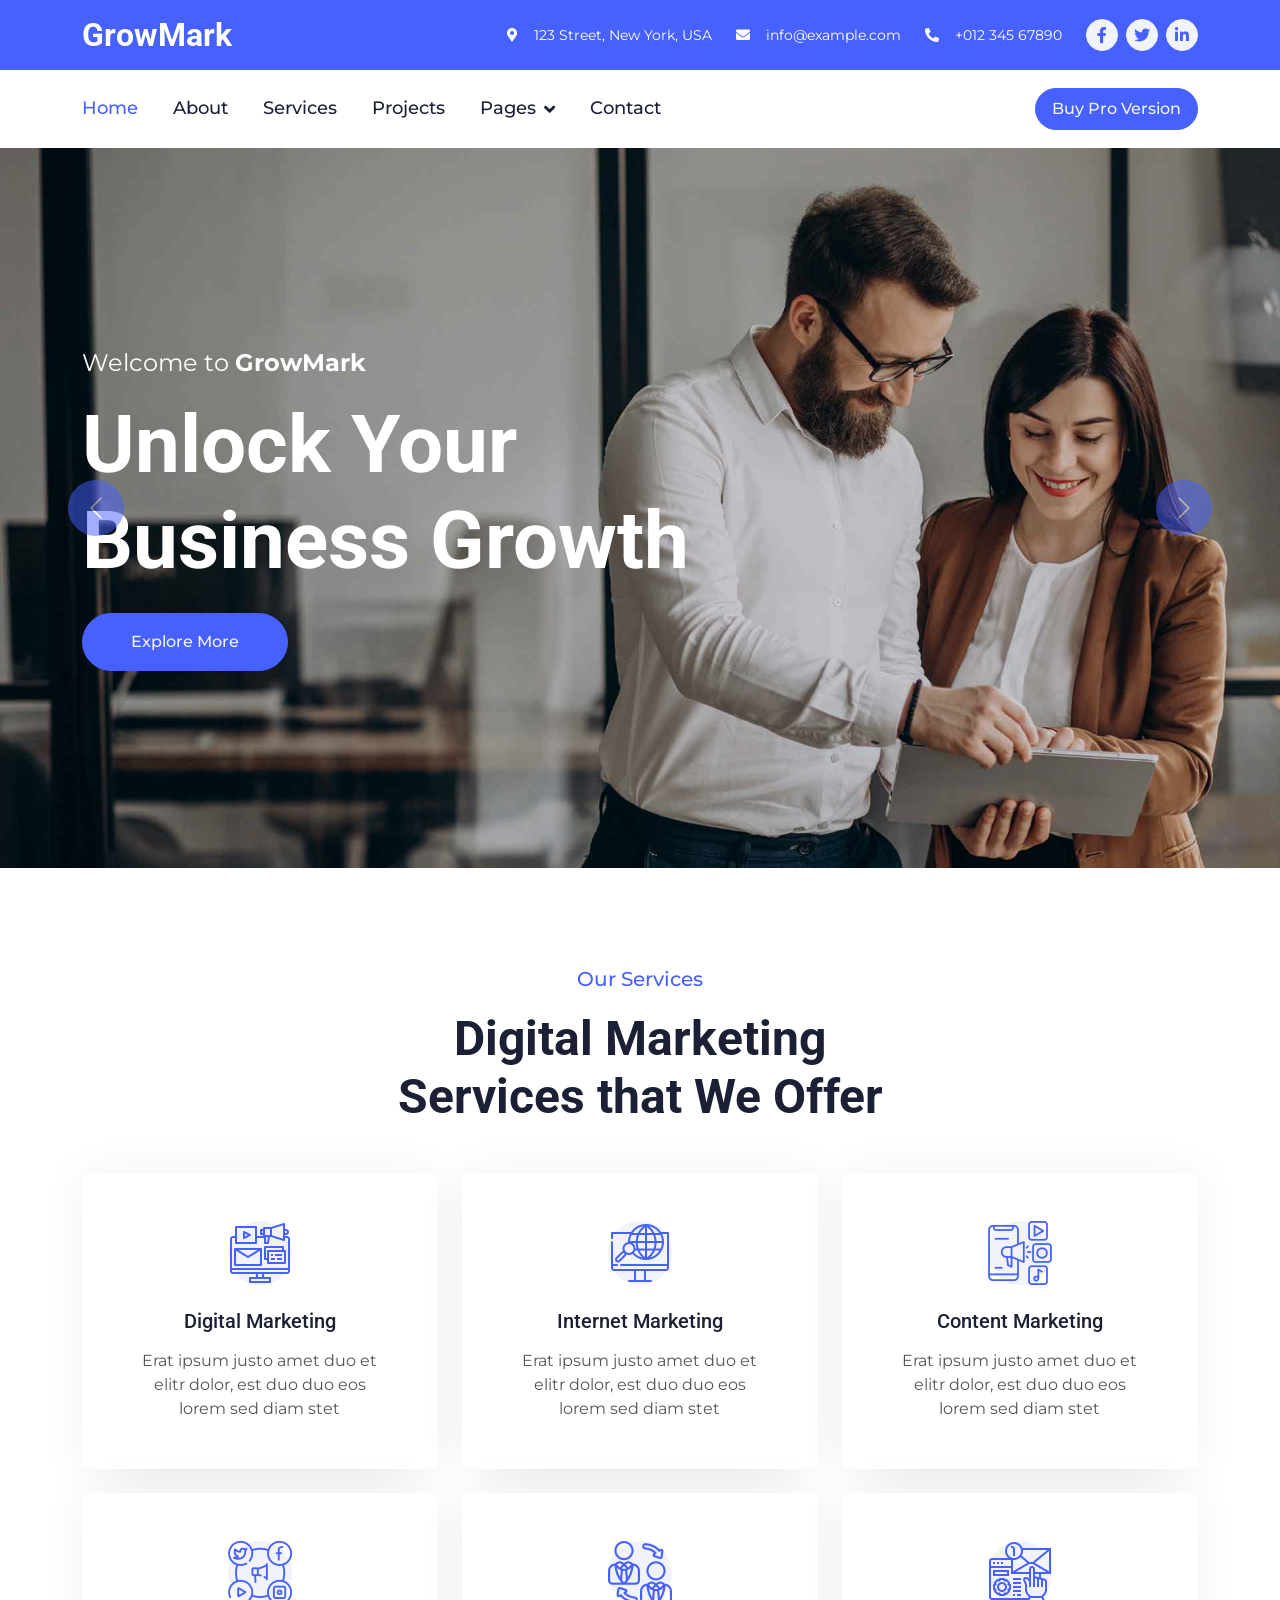
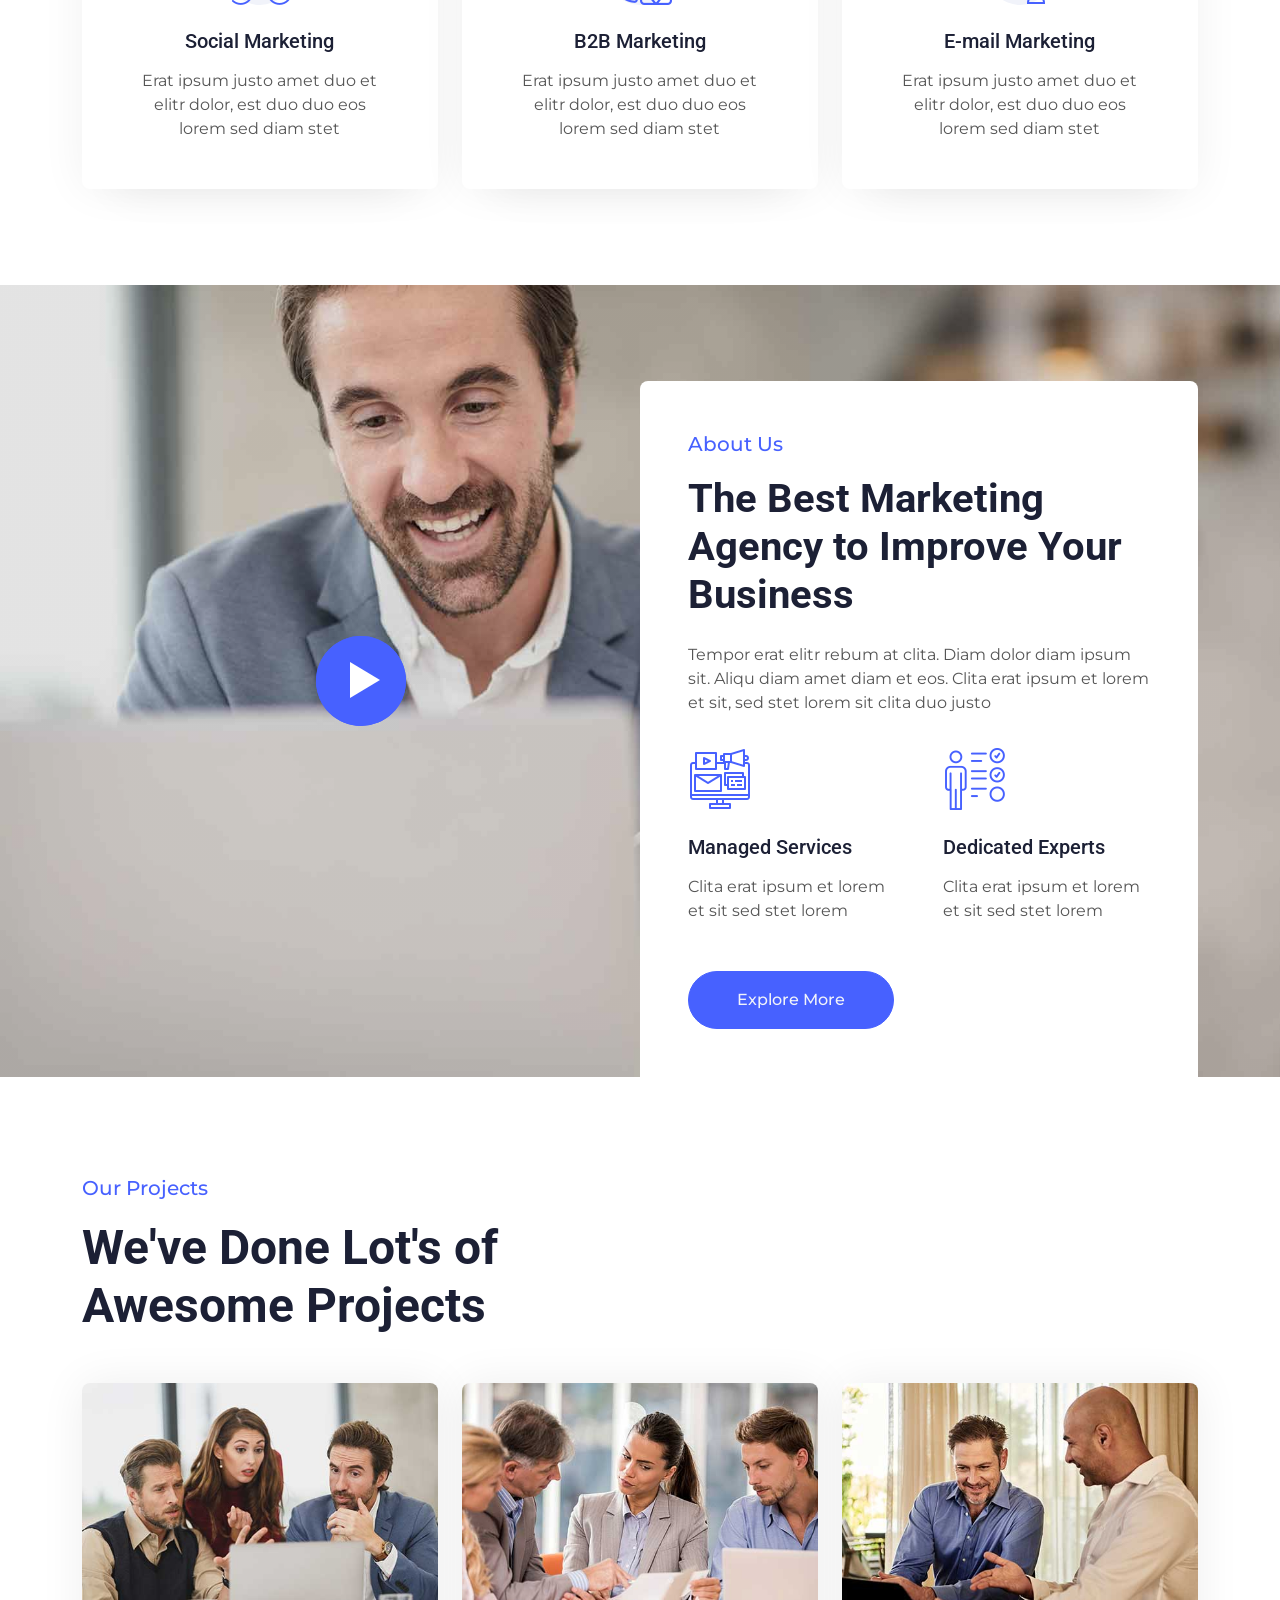
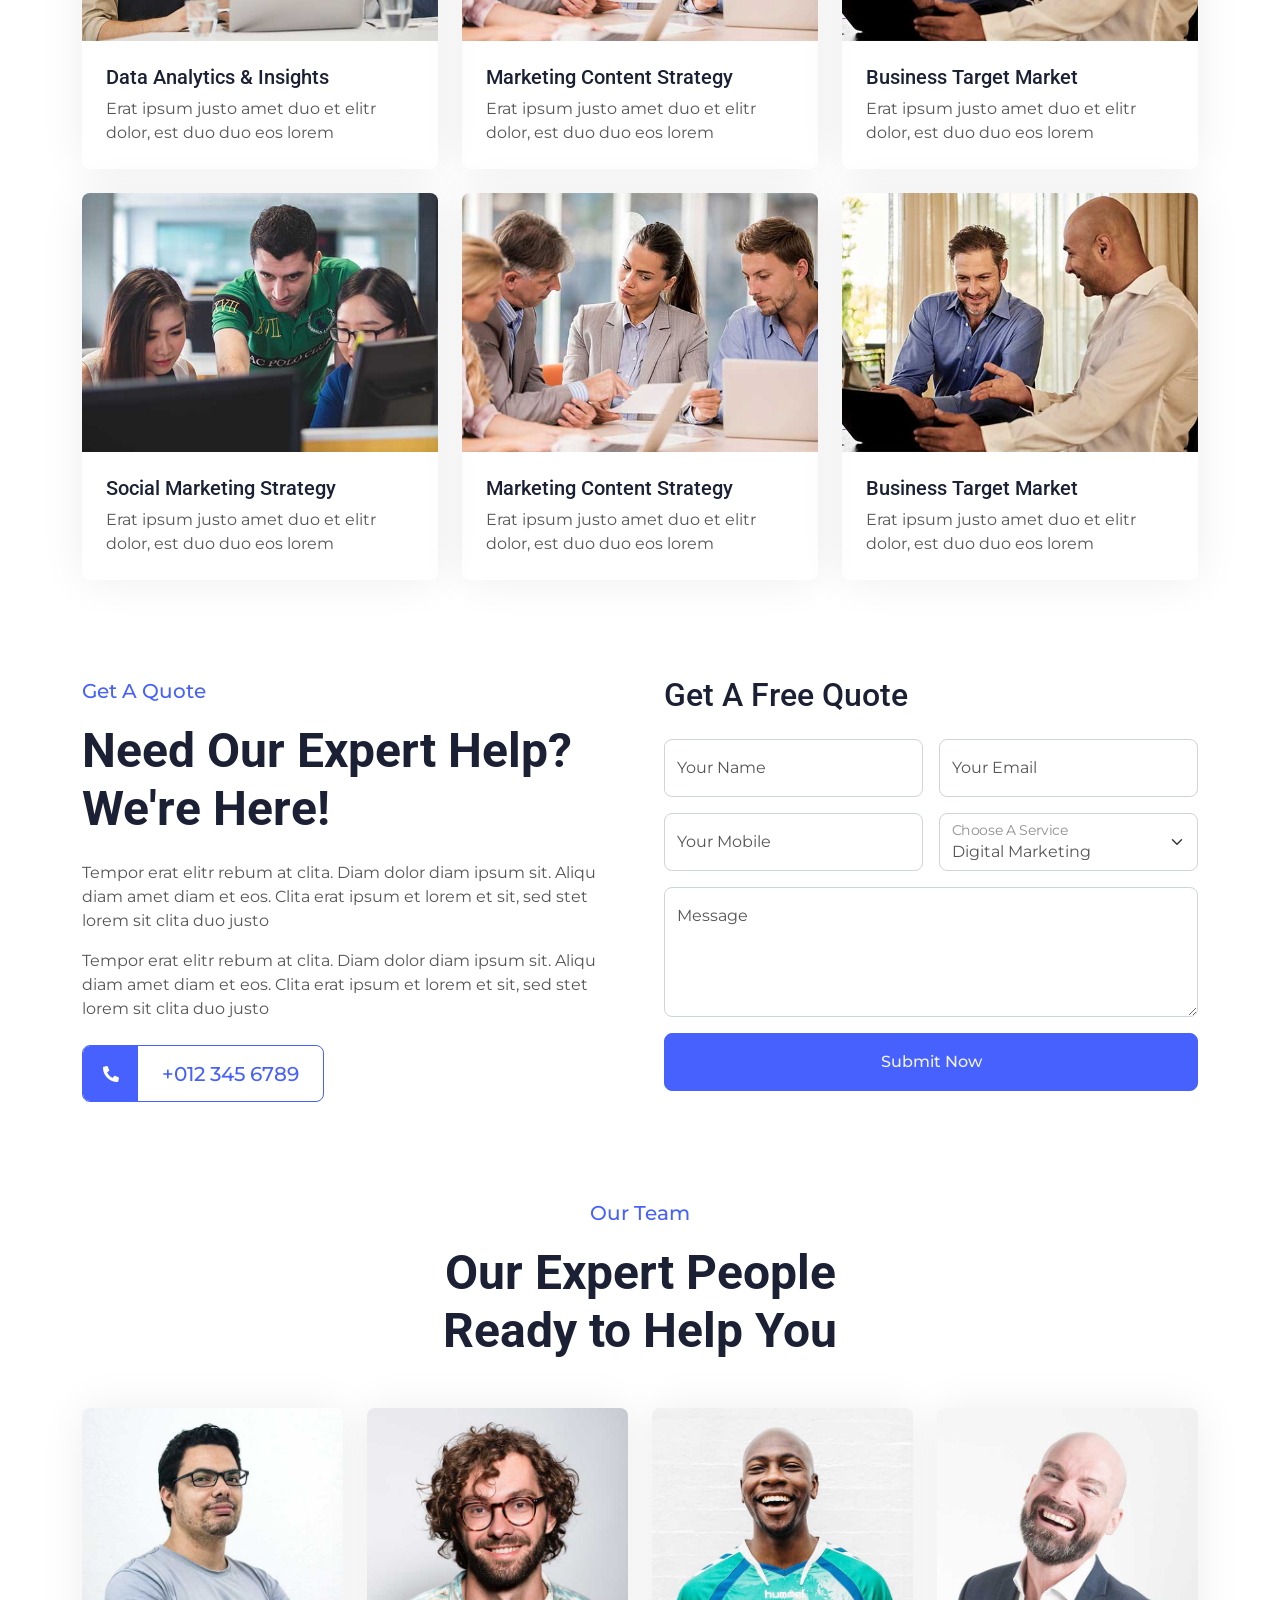
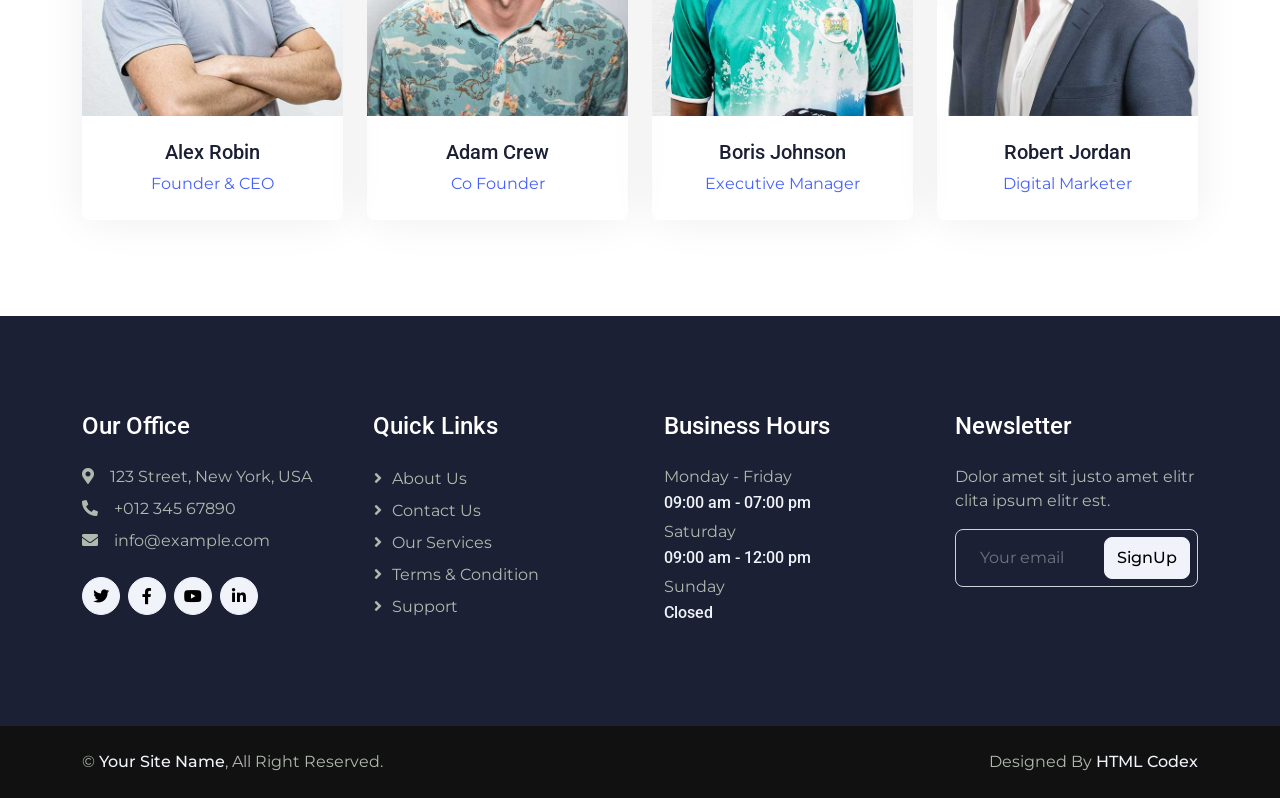
<file: PRO-006/index.html>
<!DOCTYPE html>
<html lang="en">

<head>
    <meta charset="utf-8">
    <title>GrowMark - Digital Marketing HTML Template</title>
    <meta content="width=device-width, initial-scale=1.0" name="viewport">
    <meta content="" name="keywords">
    <meta content="" name="description">

    <!-- Favicon -->
    <link href="img/favicon.ico" rel="icon">

    <!-- Google Web Fonts -->
    <link rel="preconnect" href="https://fonts.googleapis.com">
    <link rel="preconnect" href="https://fonts.gstatic.com" crossorigin>
    <link href="https://fonts.googleapis.com/css2?family=Montserrat:wght@400;500&family=Roboto:wght@500;700&display=swap" rel="stylesheet">  

    <!-- Icon Font Stylesheet -->
    <link href="https://cdnjs.cloudflare.com/ajax/libs/font-awesome/5.10.0/css/all.min.css" rel="stylesheet">
    <link href="https://cdn.jsdelivr.net/npm/bootstrap-icons@1.4.1/font/bootstrap-icons.css" rel="stylesheet">

    <!-- Libraries Stylesheet -->
    <link href="lib/animate/animate.min.css" rel="stylesheet">

    <!-- Customized Bootstrap Stylesheet -->
    <link href="css/bootstrap.min.css" rel="stylesheet">

    <!-- Template Stylesheet -->
    <link href="css/style.css" rel="stylesheet">
</head>

<body>
    <!-- Spinner Start -->
    <div id="spinner" class="show bg-white position-fixed translate-middle w-100 vh-100 top-50 start-50 d-flex align-items-center justify-content-center">
        <div class="spinner-border text-primary" role="status" style="width: 3rem; height: 3rem;"></div>
    </div>
    <!-- Spinner End -->


    <!-- Topbar Start -->
    <div class="container-fluid bg-primary text-white d-none d-lg-flex">
        <div class="container py-3">
            <div class="d-flex align-items-center">
                <a href="index.html">
                    <h2 class="text-white fw-bold m-0">GrowMark</h2>
                </a>
                <div class="ms-auto d-flex align-items-center">
                    <small class="ms-4"><i class="fa fa-map-marker-alt me-3"></i>123 Street, New York, USA</small>
                    <small class="ms-4"><i class="fa fa-envelope me-3"></i>info@example.com</small>
                    <small class="ms-4"><i class="fa fa-phone-alt me-3"></i>+012 345 67890</small>
                    <div class="ms-3 d-flex">
                        <a class="btn btn-sm-square btn-light text-primary rounded-circle ms-2" href=""><i class="fab fa-facebook-f"></i></a>
                        <a class="btn btn-sm-square btn-light text-primary rounded-circle ms-2" href=""><i class="fab fa-twitter"></i></a>
                        <a class="btn btn-sm-square btn-light text-primary rounded-circle ms-2" href=""><i class="fab fa-linkedin-in"></i></a>
                    </div>
                </div>
            </div>
        </div>
    </div>
    <!-- Topbar End -->


    <!-- Navbar Start -->
    <div class="container-fluid bg-white sticky-top">
        <div class="container">
            <nav class="navbar navbar-expand-lg bg-white navbar-light p-lg-0">
                <a href="index.html" class="navbar-brand d-lg-none">
                    <h1 class="fw-bold m-0">GrowMark</h1>
                </a>
                <button type="button" class="navbar-toggler me-0" data-bs-toggle="collapse" data-bs-target="#navbarCollapse">
                    <span class="navbar-toggler-icon"></span>
                </button>
                <div class="collapse navbar-collapse" id="navbarCollapse">
                    <div class="navbar-nav">
                        <a href="index.html" class="nav-item nav-link active">Home</a>
                        <a href="about.html" class="nav-item nav-link">About</a>
                        <a href="service.html" class="nav-item nav-link">Services</a>
                        <a href="project.html" class="nav-item nav-link">Projects</a>
                        <div class="nav-item dropdown">
                            <a href="https://www.youtube.com/watch?v=h7Z0yKhiB08&pp=ygUFMCBzZWM%3D" class="nav-link dropdown-toggle" data-bs-toggle="dropdown">Pages</a>
                            <div class="dropdown-menu bg-light rounded-0 rounded-bottom m-0">
                                <a href="team.html" class="dropdown-item">Our Team</a>
                                <a href="quote.html" class="dropdown-item">Quotation</a>
                            </div>
                        </div>
                        <a href="contact.html" class="nav-item nav-link">Contact</a>
                    </div>
                    <div class="ms-auto d-none d-lg-block">
                        <a href="https://htmlcodex.com/downloading/?item=2665" class="btn btn-primary rounded-pill py-2 px-3">Buy Pro Version</a>
                    </div>
                </div>
            </nav>
        </div>
    </div>
    <!-- Navbar End -->


    <!-- Carousel Start -->
    <div class="container-fluid px-0 mb-5">
        <div id="header-carousel" class="carousel slide carousel-fade" data-bs-ride="carousel">
            <div class="carousel-inner">
                <div class="carousel-item active">
                    <img class="w-100" src="img/carousel-1.jpg" alt="Image">
                    <div class="carousel-caption">
                        <div class="container">
                            <div class="row justify-content-start">
                                <div class="col-lg-7 text-start">
                                    <p class="fs-4 text-white animated slideInRight">Welcome to <strong>GrowMark</strong></p>
                                    <h1 class="display-1 text-white mb-4 animated slideInRight">Unlock Your Business Growth</h1>
                                    <a href="" class="btn btn-primary rounded-pill py-3 px-5 animated slideInRight">Explore More</a>
                                </div>
                            </div>
                        </div>
                    </div>
                </div>
                <div class="carousel-item">
                    <img class="w-100" src="img/carousel-2.jpg" alt="Image">
                    <div class="carousel-caption">
                        <div class="container">
                            <div class="row justify-content-end">
                                <div class="col-lg-7 text-end">
                                    <p class="fs-4 text-white animated slideInLeft">Welcome to <strong>GrowMark</strong></p>
                                    <h1 class="display-1 text-white mb-5 animated slideInLeft">Ready to Grow Your Business</h1>
                                    <a href="" class="btn btn-primary rounded-pill py-3 px-5 animated slideInLeft">Explore More</a>
                                </div>
                            </div>
                        </div>
                    </div>
                </div>
            </div>
            <button class="carousel-control-prev" type="button" data-bs-target="#header-carousel"
                data-bs-slide="prev">
                <span class="carousel-control-prev-icon" aria-hidden="true"></span>
                <span class="visually-hidden">Previous</span>
            </button>
            <button class="carousel-control-next" type="button" data-bs-target="#header-carousel"
                data-bs-slide="next">
                <span class="carousel-control-next-icon" aria-hidden="true"></span>
                <span class="visually-hidden">Next</span>
            </button>
        </div>
    </div>
    <!-- Carousel End -->


    <!-- Service Start -->
    <div class="container-fluid py-5">
        <div class="container">
            <div class="text-center mx-auto wow fadeInUp" data-wow-delay="0.1s" style="max-width: 500px;">
                <p class="fs-5 fw-medium text-primary">Our Services</p>
                <h1 class="display-5 mb-5">Digital Marketing Services that We Offer</h1>
            </div>
            <div class="row g-4">
                <div class="col-lg-4 col-md-6 wow fadeInUp" data-wow-delay="0.1s">
                    <div class="service-item position-relative h-100">
                        <div class="service-text rounded p-5">
                            <div class="btn-square bg-light rounded-circle mx-auto mb-4" style="width: 64px; height: 64px;">
                                <img class="img-fluid" src="img/icon/icon-5.png" alt="Icon">
                            </div>
                            <h5 class="mb-3">Digital Marketing</h4>
                            <p class="mb-0">Erat ipsum justo amet duo et elitr dolor, est duo duo eos lorem sed diam stet</p>
                        </div>
                        <div class="service-btn rounded-0 rounded-bottom">
                            <a class="text-primary fw-medium" href="">Read More<i class="bi bi-chevron-double-right ms-2"></i></a>
                        </div>
                    </div>
                </div>
                <div class="col-lg-4 col-md-6 wow fadeInUp" data-wow-delay="0.3s">
                    <div class="service-item position-relative h-100">
                        <div class="service-text rounded p-5">
                            <div class="btn-square bg-light rounded-circle mx-auto mb-4" style="width: 64px; height: 64px;">
                                <img class="img-fluid" src="img/icon/icon-6.png" alt="Icon">
                            </div>
                            <h5 class="mb-3">Internet Marketing</h4>
                            <p class="mb-0">Erat ipsum justo amet duo et elitr dolor, est duo duo eos lorem sed diam stet</p>
                        </div>
                        <div class="service-btn rounded-0 rounded-bottom">
                            <a class="text-primary fw-medium" href="">Read More<i class="bi bi-chevron-double-right ms-2"></i></a>
                        </div>
                    </div>
                </div>
                <div class="col-lg-4 col-md-6 wow fadeInUp" data-wow-delay="0.5s">
                    <div class="service-item position-relative h-100">
                        <div class="service-text rounded p-5">
                            <div class="btn-square bg-light rounded-circle mx-auto mb-4" style="width: 64px; height: 64px;">
                                <img class="img-fluid" src="img/icon/icon-7.png" alt="Icon">
                            </div>
                            <h5 class="mb-3">Content Marketing</h4>
                            <p class="mb-0">Erat ipsum justo amet duo et elitr dolor, est duo duo eos lorem sed diam stet</p>
                        </div>
                        <div class="service-btn rounded-0 rounded-bottom">
                            <a class="text-primary fw-medium" href="">Read More<i class="bi bi-chevron-double-right ms-2"></i></a>
                        </div>
                    </div>
                </div>
                <div class="col-lg-4 col-md-6 wow fadeInUp" data-wow-delay="0.1s">
                    <div class="service-item position-relative h-100">
                        <div class="service-text rounded p-5">
                            <div class="btn-square bg-light rounded-circle mx-auto mb-4" style="width: 64px; height: 64px;">
                                <img class="img-fluid" src="img/icon/icon-8.png" alt="Icon">
                            </div>
                            <h5 class="mb-3">Social Marketing</h4>
                            <p class="mb-0">Erat ipsum justo amet duo et elitr dolor, est duo duo eos lorem sed diam stet</p>
                        </div>
                        <div class="service-btn rounded-0 rounded-bottom">
                            <a class="text-primary fw-medium" href="">Read More<i class="bi bi-chevron-double-right ms-2"></i></a>
                        </div>
                    </div>
                </div>
                <div class="col-lg-4 col-md-6 wow fadeInUp" data-wow-delay="0.3s">
                    <div class="service-item position-relative h-100">
                        <div class="service-text rounded p-5">
                            <div class="btn-square bg-light rounded-circle mx-auto mb-4" style="width: 64px; height: 64px;">
                                <img class="img-fluid" src="img/icon/icon-9.png" alt="Icon">
                            </div>
                            <h5 class="mb-3">B2B Marketing</h4>
                            <p class="mb-0">Erat ipsum justo amet duo et elitr dolor, est duo duo eos lorem sed diam stet</p>
                        </div>
                        <div class="service-btn rounded-0 rounded-bottom">
                            <a class="text-primary fw-medium" href="">Read More<i class="bi bi-chevron-double-right ms-2"></i></a>
                        </div>
                    </div>
                </div>
                <div class="col-lg-4 col-md-6 wow fadeInUp" data-wow-delay="0.5s">
                    <div class="service-item position-relative h-100">
                        <div class="service-text rounded p-5">
                            <div class="btn-square bg-light rounded-circle mx-auto mb-4" style="width: 64px; height: 64px;">
                                <img class="img-fluid" src="img/icon/icon-10.png" alt="Icon">
                            </div>
                            <h5 class="mb-3">E-mail Marketing</h4>
                            <p class="mb-0">Erat ipsum justo amet duo et elitr dolor, est duo duo eos lorem sed diam stet</p>
                        </div>
                        <div class="service-btn rounded-0 rounded-bottom">
                            <a class="text-primary fw-medium" href="">Read More<i class="bi bi-chevron-double-right ms-2"></i></a>
                        </div>
                    </div>
                </div>
            </div>
        </div>
    </div>
    <!-- Service End -->


    <!-- About Start -->
    <div class="container-fluid about my-5">
        <div class="container">
            <div class="row g-0">
                <div class="col-lg-6">
                    <div class="h-100 d-flex align-items-center justify-content-center" style="min-height: 300px;">
                        <button type="button" class="btn-play">
                            <span></span>
                        </button>
                    </div>
                </div>
                <div class="col-lg-6 pt-lg-5 wow fadeIn" data-wow-delay="0.5s">
                    <div class="bg-white rounded-top p-5 mt-lg-5">
                        <p class="fs-5 fw-medium text-primary">About Us</p>
                        <h1 class="display-6 mb-4">The Best Marketing Agency to Improve Your Business</h1>
                        <p class="mb-4">Tempor erat elitr rebum at clita. Diam dolor diam ipsum sit. Aliqu diam amet diam et eos. Clita erat ipsum et lorem et sit, sed stet lorem sit clita duo justo</p>
                        <div class="row g-5 pt-2 mb-5">
                            <div class="col-sm-6">
                                <img class="img-fluid mb-4" src="img/icon/icon-5.png" alt="">
                                <h5 class="mb-3">Managed Services</h5>
                                <span>Clita erat ipsum et lorem et sit sed stet lorem</span>
                            </div>
                            <div class="col-sm-6">
                                <img class="img-fluid mb-4" src="img/icon/icon-2.png" alt="">
                                <h5 class="mb-3">Dedicated Experts</h5>
                                <span>Clita erat ipsum et lorem et sit sed stet lorem</span>
                            </div>
                        </div>
                        <a class="btn btn-primary rounded-pill py-3 px-5" href="">Explore More</a>
                    </div>
                </div>
            </div>
        </div>
    </div>
    <!-- About End -->


    <!-- Project Start -->
    <div class="container-fluid py-5">
        <div class="container">
            <div class="text-center text-md-start pb-5 pb-md-0 wow fadeInUp" data-wow-delay="0.1s" style="max-width: 500px;">
                <p class="fs-5 fw-medium text-primary">Our Projects</p>
                <h1 class="display-5 mb-5">We've Done Lot's of Awesome Projects</h1>
            </div>
            <div class="row g-4">
                <div class="col-md-6 col-lg-4 wow fadeIn" data-wow-delay="0.1s">
                    <div class="project-item">
                        <img class="img-fluid" src="img/project-1.jpg" alt="">
                        <div class="p-4">
                            <a class="d-block h5" href="">Data Analytics & Insights</a>
                            <span>Erat ipsum justo amet duo et elitr dolor, est duo duo eos lorem</span>
                        </div>
                    </div>
                </div>
                <div class="col-md-6 col-lg-4 wow fadeIn" data-wow-delay="0.3s">
                    <div class="project-item">
                        <img class="img-fluid" src="img/project-2.jpg" alt="">
                        <div class="p-4">
                            <a class="d-block h5" href="">Marketing Content Strategy</a>
                            <span>Erat ipsum justo amet duo et elitr dolor, est duo duo eos lorem</span>
                        </div>
                    </div>
                </div>
                <div class="col-md-6 col-lg-4 wow fadeIn" data-wow-delay="0.5s">
                    <div class="project-item">
                        <img class="img-fluid" src="img/project-3.jpg" alt="">
                        <div class="p-4">
                            <a class="d-block h5" href="">Business Target Market</a>
                            <span>Erat ipsum justo amet duo et elitr dolor, est duo duo eos lorem</span>
                        </div>
                    </div>
                </div>
                <div class="col-md-6 col-lg-4 wow fadeIn" data-wow-delay="0.1s">
                    <div class="project-item">
                        <img class="img-fluid" src="img/project-4.jpg" alt="">
                        <div class="p-4">
                            <a class="d-block h5" href="">Social Marketing Strategy</a>
                            <span>Erat ipsum justo amet duo et elitr dolor, est duo duo eos lorem</span>
                        </div>
                    </div>
                </div>
                <div class="col-md-6 col-lg-4 wow fadeIn" data-wow-delay="0.3s">
                    <div class="project-item">
                        <img class="img-fluid" src="img/project-2.jpg" alt="">
                        <div class="p-4">
                            <a class="d-block h5" href="">Marketing Content Strategy</a>
                            <span>Erat ipsum justo amet duo et elitr dolor, est duo duo eos lorem</span>
                        </div>
                    </div>
                </div>
                <div class="col-md-6 col-lg-4 wow fadeIn" data-wow-delay="0.5s">
                    <div class="project-item">
                        <img class="img-fluid" src="img/project-3.jpg" alt="">
                        <div class="p-4">
                            <a class="d-block h5" href="">Business Target Market</a>
                            <span>Erat ipsum justo amet duo et elitr dolor, est duo duo eos lorem</span>
                        </div>
                    </div>
                </div>
            </div>
        </div>
    </div>
    <!-- Project End -->


    <!-- Quote Start -->
    <div class="container-fluid py-5">
        <div class="container">
            <div class="row g-5">
                <div class="col-lg-6 wow fadeInUp" data-wow-delay="0.1s">
                    <p class="fs-5 fw-medium text-primary">Get A Quote</p>
                    <h1 class="display-5 mb-4">Need Our Expert Help? We're Here!</h1>
                    <p>Tempor erat elitr rebum at clita. Diam dolor diam ipsum sit. Aliqu diam amet diam et eos. Clita erat ipsum et lorem et sit, sed stet lorem sit clita duo justo</p>
                    <p class="mb-4">Tempor erat elitr rebum at clita. Diam dolor diam ipsum sit. Aliqu diam amet diam et eos. Clita erat ipsum et lorem et sit, sed stet lorem sit clita duo justo</p>
                    <a class="d-inline-flex align-items-center rounded overflow-hidden border border-primary" href="">
                        <span class="btn-lg-square bg-primary" style="width: 55px; height: 55px;">
                            <i class="fa fa-phone-alt text-white"></i>
                        </span>
                        <span class="fs-5 fw-medium mx-4">+012 345 6789</span>
                    </a>
                </div>
                <div class="col-lg-6 wow fadeInUp" data-wow-delay="0.5s">
                    <h2 class="mb-4">Get A Free Quote</h2>
                    <div class="row g-3">
                        <div class="col-sm-6">
                            <div class="form-floating">
                                <input type="text" class="form-control" id="name" placeholder="Your Name">
                                <label for="name">Your Name</label>
                            </div>
                        </div>
                        <div class="col-sm-6">
                            <div class="form-floating">
                                <input type="email" class="form-control" id="mail" placeholder="Your Email">
                                <label for="mail">Your Email</label>
                            </div>
                        </div>
                        <div class="col-sm-6">
                            <div class="form-floating">
                                <input type="text" class="form-control" id="mobile" placeholder="Your Mobile">
                                <label for="mobile">Your Mobile</label>
                            </div>
                        </div>
                        <div class="col-sm-6">
                            <div class="form-floating">
                                <select class="form-select" id="service">
                                    <option selected>Digital Marketing</option>
                                    <option value="">Social Marketing</option>
                                    <option value="">Content Marketing</option>
                                    <option value="">E-mail Marketing</option>
                                </select>
                                <label for="service">Choose A Service</label>
                            </div>
                        </div>
                        <div class="col-12">
                            <div class="form-floating">
                                <textarea class="form-control" placeholder="Leave a message here" id="message" style="height: 130px"></textarea>
                                <label for="message">Message</label>
                            </div>
                        </div>
                        <div class="col-12 text-center">
                            <button class="btn btn-primary w-100 py-3" type="submit">Submit Now</button>
                        </div>
                    </div>
                </div>
            </div>
        </div>
    </div>
    <!-- Quote Start -->


    <!-- Team Start -->
    <div class="container-fluid py-5">
        <div class="container">
            <div class="text-center mx-auto wow fadeInUp" data-wow-delay="0.1s" style="max-width: 500px;">
                <p class="fs-5 fw-medium text-primary">Our Team</p>
                <h1 class="display-5 mb-5">Our Expert People Ready to Help You</h1>
            </div>
            <div class="row g-4">
                <div class="col-lg-3 col-md-6 wow fadeInUp" data-wow-delay="0.1s">
                    <div class="team-item rounded overflow-hidden pb-4">
                        <img class="img-fluid mb-4" src="img/team-1.jpg" alt="">
                        <h5>Alex Robin</h5>
                        <span class="text-primary">Founder & CEO</span>
                        <ul class="team-social">
                            <li><a class="btn btn-square" href=""><i class="fab fa-facebook-f"></i></a></li>
                            <li><a class="btn btn-square" href=""><i class="fab fa-twitter"></i></a></li>
                            <li><a class="btn btn-square" href=""><i class="fab fa-instagram"></i></a></li>
                            <li><a class="btn btn-square" href=""><i class="fab fa-linkedin-in"></i></a></li>
                        </ul>
                    </div>
                </div>
                <div class="col-lg-3 col-md-6 wow fadeInUp" data-wow-delay="0.3s">
                    <div class="team-item rounded overflow-hidden pb-4">
                        <img class="img-fluid mb-4" src="img/team-2.jpg" alt="">
                        <h5>Adam Crew</h5>
                        <span class="text-primary">Co Founder</span>
                        <ul class="team-social">
                            <li><a class="btn btn-square" href=""><i class="fab fa-facebook-f"></i></a></li>
                            <li><a class="btn btn-square" href=""><i class="fab fa-twitter"></i></a></li>
                            <li><a class="btn btn-square" href=""><i class="fab fa-instagram"></i></a></li>
                            <li><a class="btn btn-square" href=""><i class="fab fa-linkedin-in"></i></a></li>
                        </ul>
                    </div>
                </div>
                <div class="col-lg-3 col-md-6 wow fadeInUp" data-wow-delay="0.5s">
                    <div class="team-item rounded overflow-hidden pb-4">
                        <img class="img-fluid mb-4" src="img/team-3.jpg" alt="">
                        <h5>Boris Johnson</h5>
                        <span class="text-primary">Executive Manager</span>
                        <ul class="team-social">
                            <li><a class="btn btn-square" href=""><i class="fab fa-facebook-f"></i></a></li>
                            <li><a class="btn btn-square" href=""><i class="fab fa-twitter"></i></a></li>
                            <li><a class="btn btn-square" href=""><i class="fab fa-instagram"></i></a></li>
                            <li><a class="btn btn-square" href=""><i class="fab fa-linkedin-in"></i></a></li>
                        </ul>
                    </div>
                </div>
                <div class="col-lg-3 col-md-6 wow fadeInUp" data-wow-delay="0.7s">
                    <div class="team-item rounded overflow-hidden pb-4">
                        <img class="img-fluid mb-4" src="img/team-4.jpg" alt="">
                        <h5>Robert Jordan</h5>
                        <span class="text-primary">Digital Marketer</span>
                        <ul class="team-social">
                            <li><a class="btn btn-square" href=""><i class="fab fa-facebook-f"></i></a></li>
                            <li><a class="btn btn-square" href=""><i class="fab fa-twitter"></i></a></li>
                            <li><a class="btn btn-square" href=""><i class="fab fa-instagram"></i></a></li>
                            <li><a class="btn btn-square" href=""><i class="fab fa-linkedin-in"></i></a></li>
                        </ul>
                    </div>
                </div>
            </div>
        </div>
    </div>
    <!-- Team End -->


    <!-- Footer Start -->
    <div class="container-fluid bg-dark footer mt-5 py-5 wow fadeIn" data-wow-delay="0.1s">
        <div class="container py-5">
            <div class="row g-5">
                <div class="col-lg-3 col-md-6">
                    <h4 class="text-white mb-4">Our Office</h4>
                    <p class="mb-2"><i class="fa fa-map-marker-alt me-3"></i>123 Street, New York, USA</p>
                    <p class="mb-2"><i class="fa fa-phone-alt me-3"></i>+012 345 67890</p>
                    <p class="mb-2"><i class="fa fa-envelope me-3"></i>info@example.com</p>
                    <div class="d-flex pt-3">
                        <a class="btn btn-square btn-light rounded-circle me-2" href=""><i class="fab fa-twitter"></i></a>
                        <a class="btn btn-square btn-light rounded-circle me-2" href=""><i class="fab fa-facebook-f"></i></a>
                        <a class="btn btn-square btn-light rounded-circle me-2" href=""><i class="fab fa-youtube"></i></a>
                        <a class="btn btn-square btn-light rounded-circle me-2" href=""><i class="fab fa-linkedin-in"></i></a>
                    </div>
                </div>
                <div class="col-lg-3 col-md-6">
                    <h4 class="text-white mb-4">Quick Links</h4>
                    <a class="btn btn-link" href="">About Us</a>
                    <a class="btn btn-link" href="">Contact Us</a>
                    <a class="btn btn-link" href="">Our Services</a>
                    <a class="btn btn-link" href="">Terms & Condition</a>
                    <a class="btn btn-link" href="">Support</a>
                </div>
                <div class="col-lg-3 col-md-6">
                    <h4 class="text-white mb-4">Business Hours</h4>
                    <p class="mb-1">Monday - Friday</p>
                    <h6 class="text-light">09:00 am - 07:00 pm</h6>
                    <p class="mb-1">Saturday</p>
                    <h6 class="text-light">09:00 am - 12:00 pm</h6>
                    <p class="mb-1">Sunday</p>
                    <h6 class="text-light">Closed</h6>
                </div>
                <div class="col-lg-3 col-md-6">
                    <h4 class="text-white mb-4">Newsletter</h4>
                    <p>Dolor amet sit justo amet elitr clita ipsum elitr est.</p>
                    <div class="position-relative w-100">
                        <input class="form-control bg-transparent w-100 py-3 ps-4 pe-5" type="text" placeholder="Your email">
                        <button type="button" class="btn btn-light py-2 position-absolute top-0 end-0 mt-2 me-2">SignUp</button>
                    </div>
                </div>
            </div>
        </div>
    </div>
    <!-- Footer End -->


    <!-- Copyright Start -->
    <div class="container-fluid copyright py-4">
        <div class="container">
            <div class="row">
                <div class="col-md-6 text-center text-md-start mb-3 mb-md-0">
                    &copy; <a class="fw-medium text-light" href="#">Your Site Name</a>, All Right Reserved.
                </div>
                <div class="col-md-6 text-center text-md-end">
                    
                    <!--/*** The author’s attribution link below must remain intact on your website. ***/-->
                    <!--/*** If you wish to remove this credit link, please purchase the Pro Version from https://htmlcodex.com . ***/-->
                    Designed By <a class="fw-medium text-light" href="https://htmlcodex.com">HTML Codex</a>
                </div>
            </div>
        </div>
    </div>
    <!-- Copyright End -->


    <!-- Back to Top -->
    <a href="#" class="btn btn-lg btn-primary btn-lg-square rounded-circle back-to-top"><i class="bi bi-arrow-up"></i></a>


    <!-- JavaScript Libraries -->
    <script src="https://ajax.googleapis.com/ajax/libs/jquery/3.6.1/jquery.min.js"></script>
    <script src="https://cdn.jsdelivr.net/npm/bootstrap@5.0.0/dist/js/bootstrap.bundle.min.js"></script>
    <script src="lib/wow/wow.min.js"></script>
    <script src="lib/easing/easing.min.js"></script>
    <script src="lib/waypoints/waypoints.min.js"></script>

    <!-- Template Javascript -->
    <script src="js/main.js"></script>
</body>

</html>
</file>
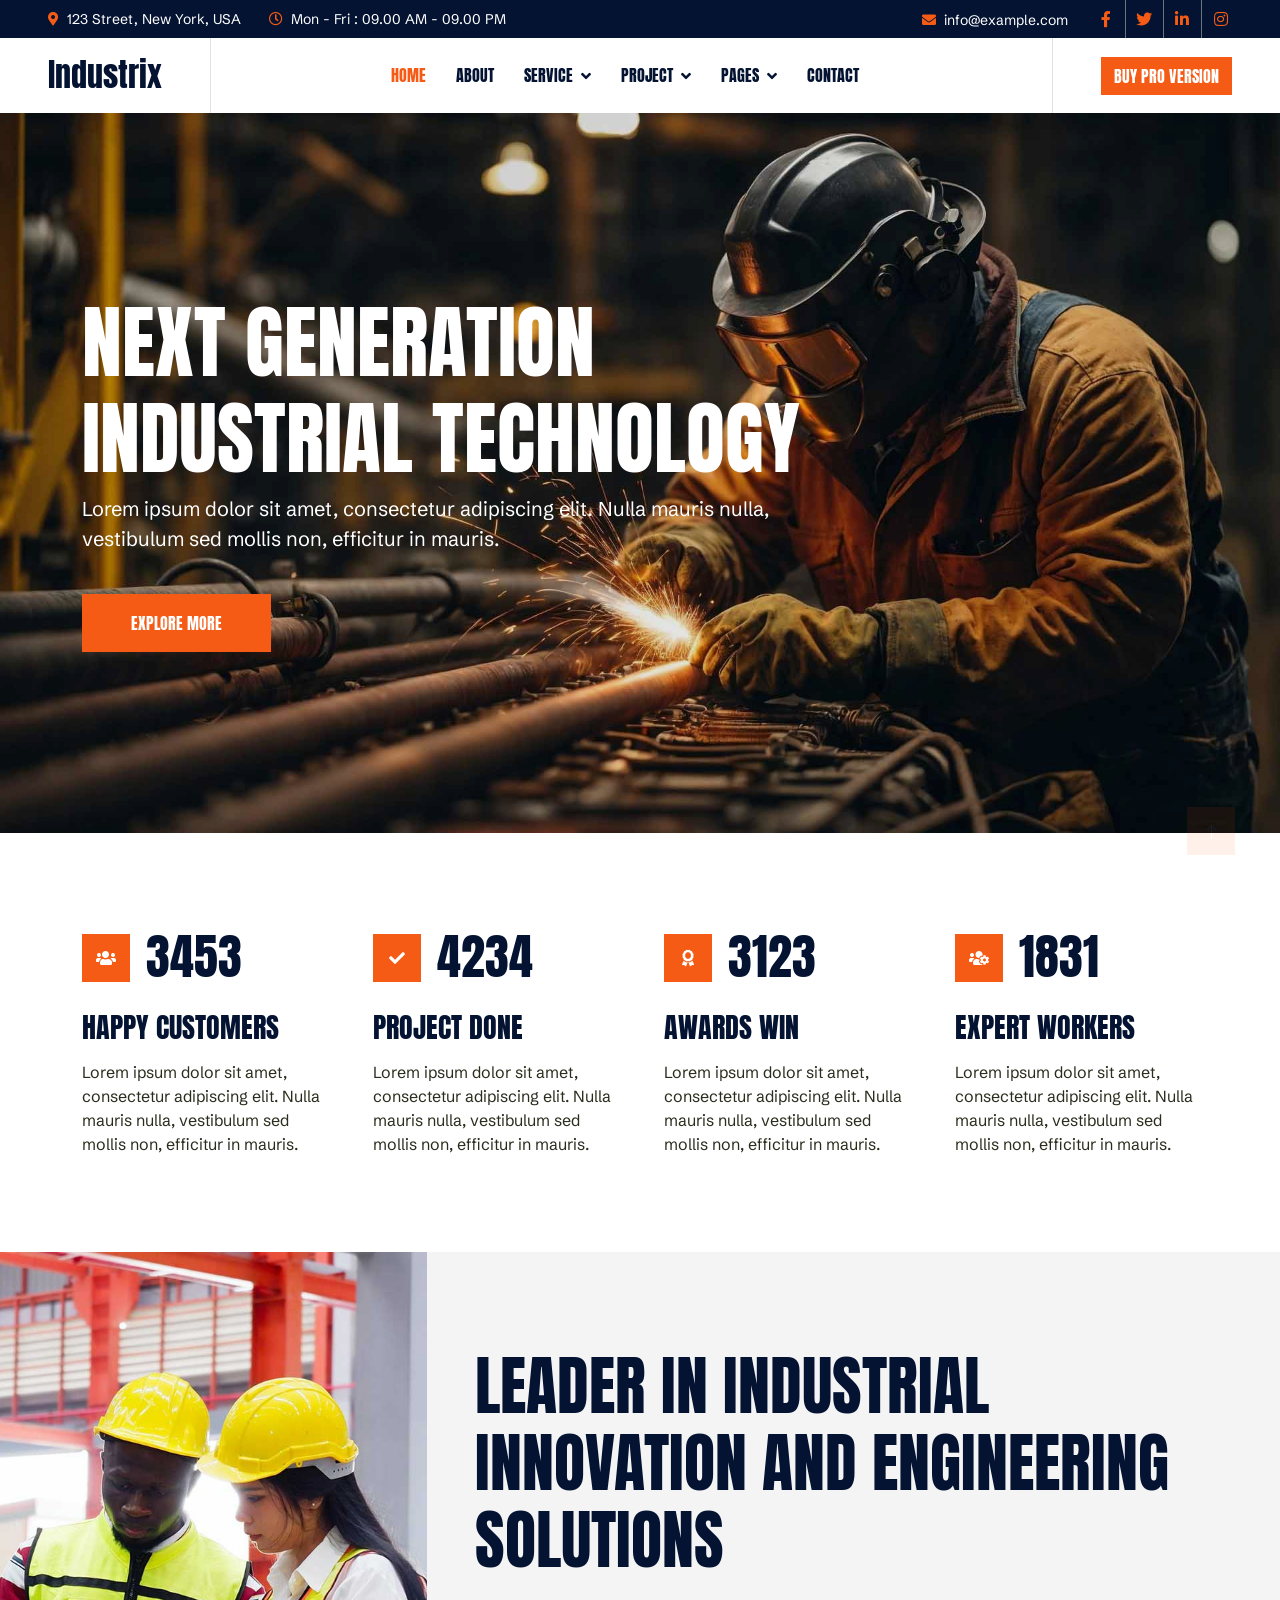
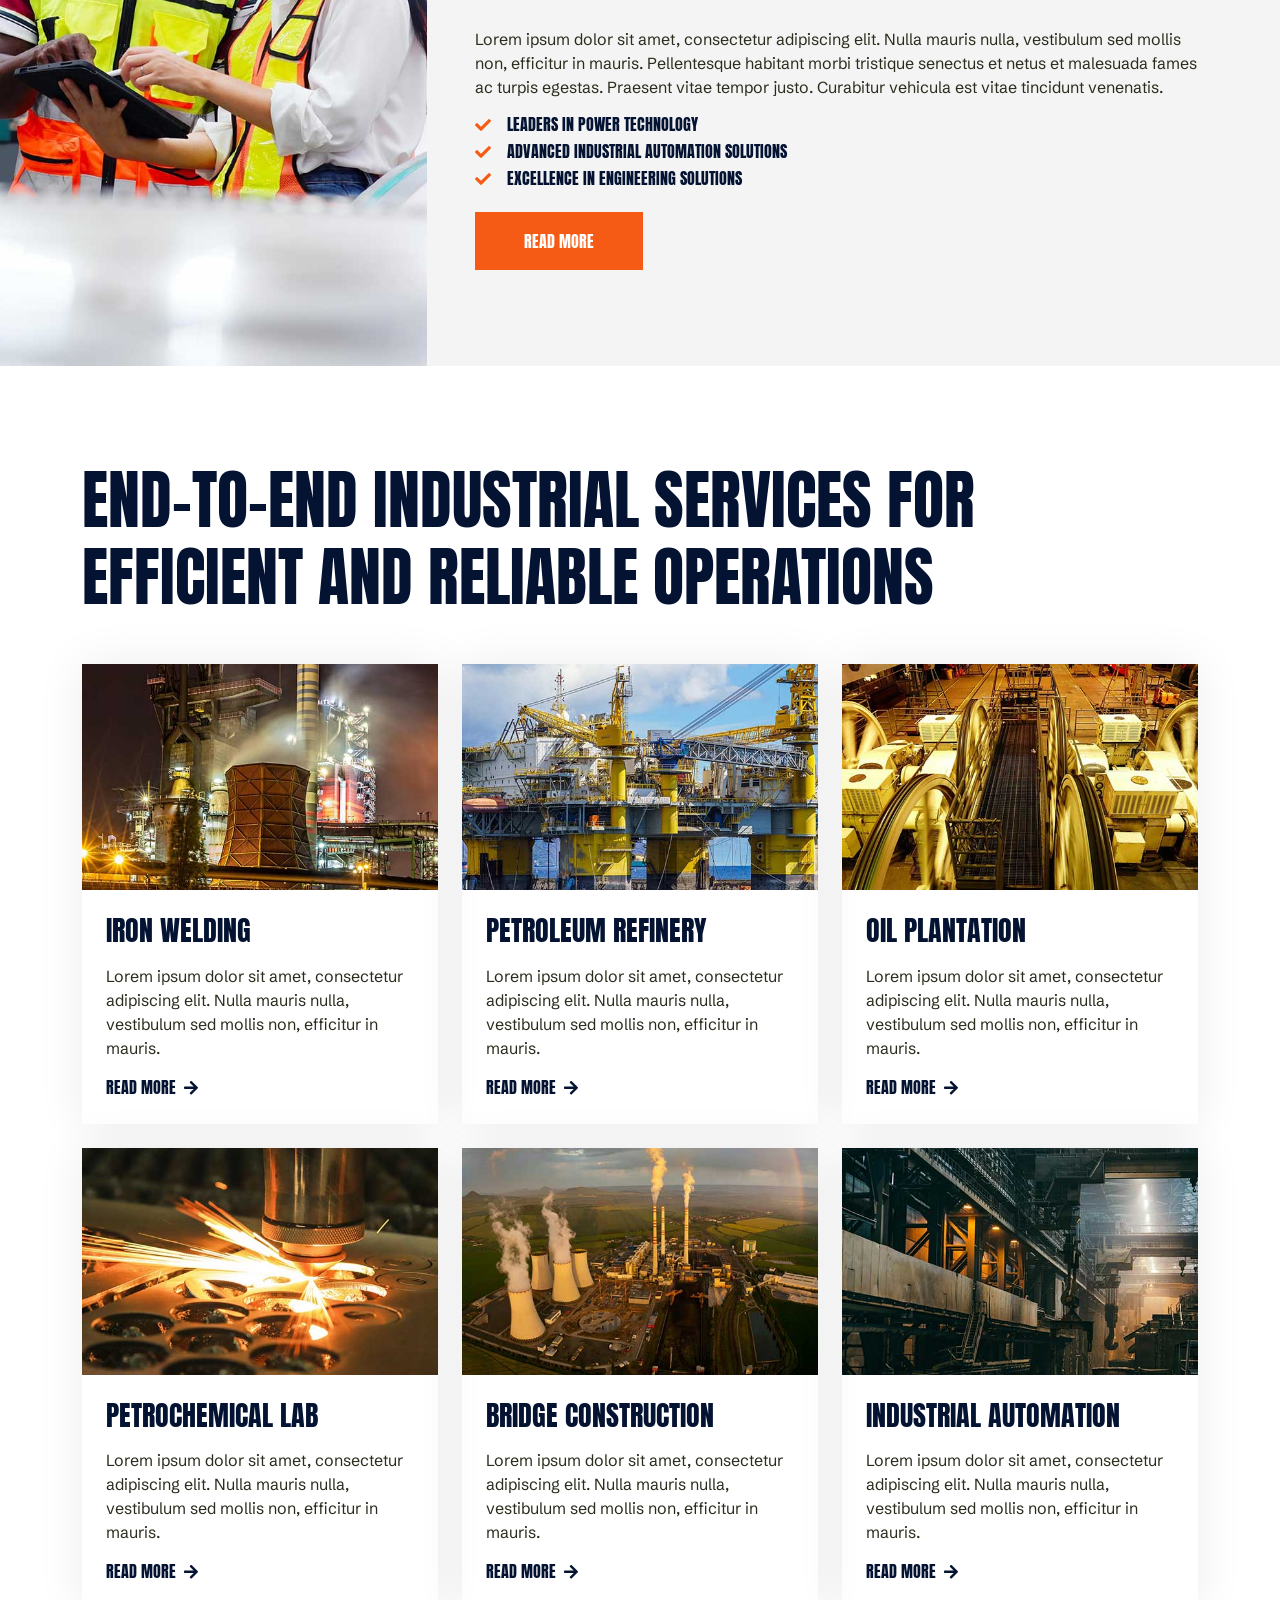
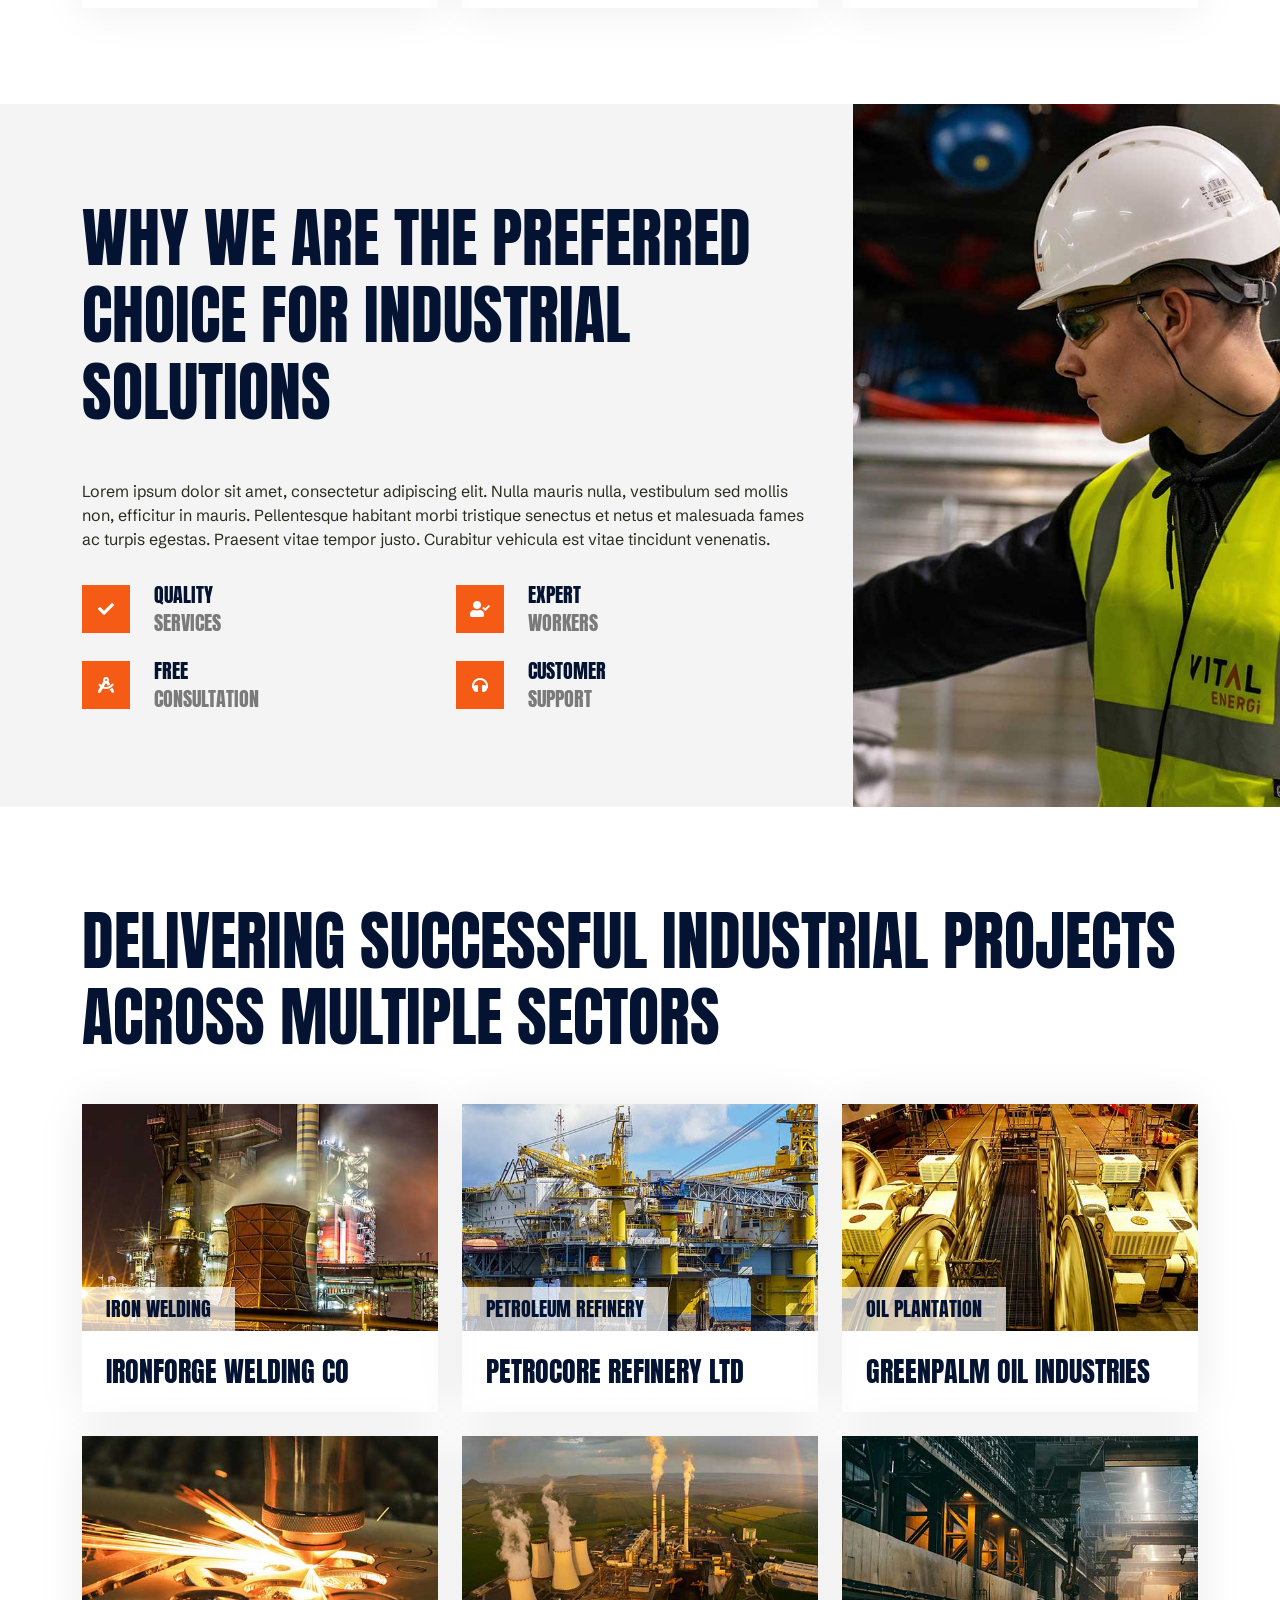
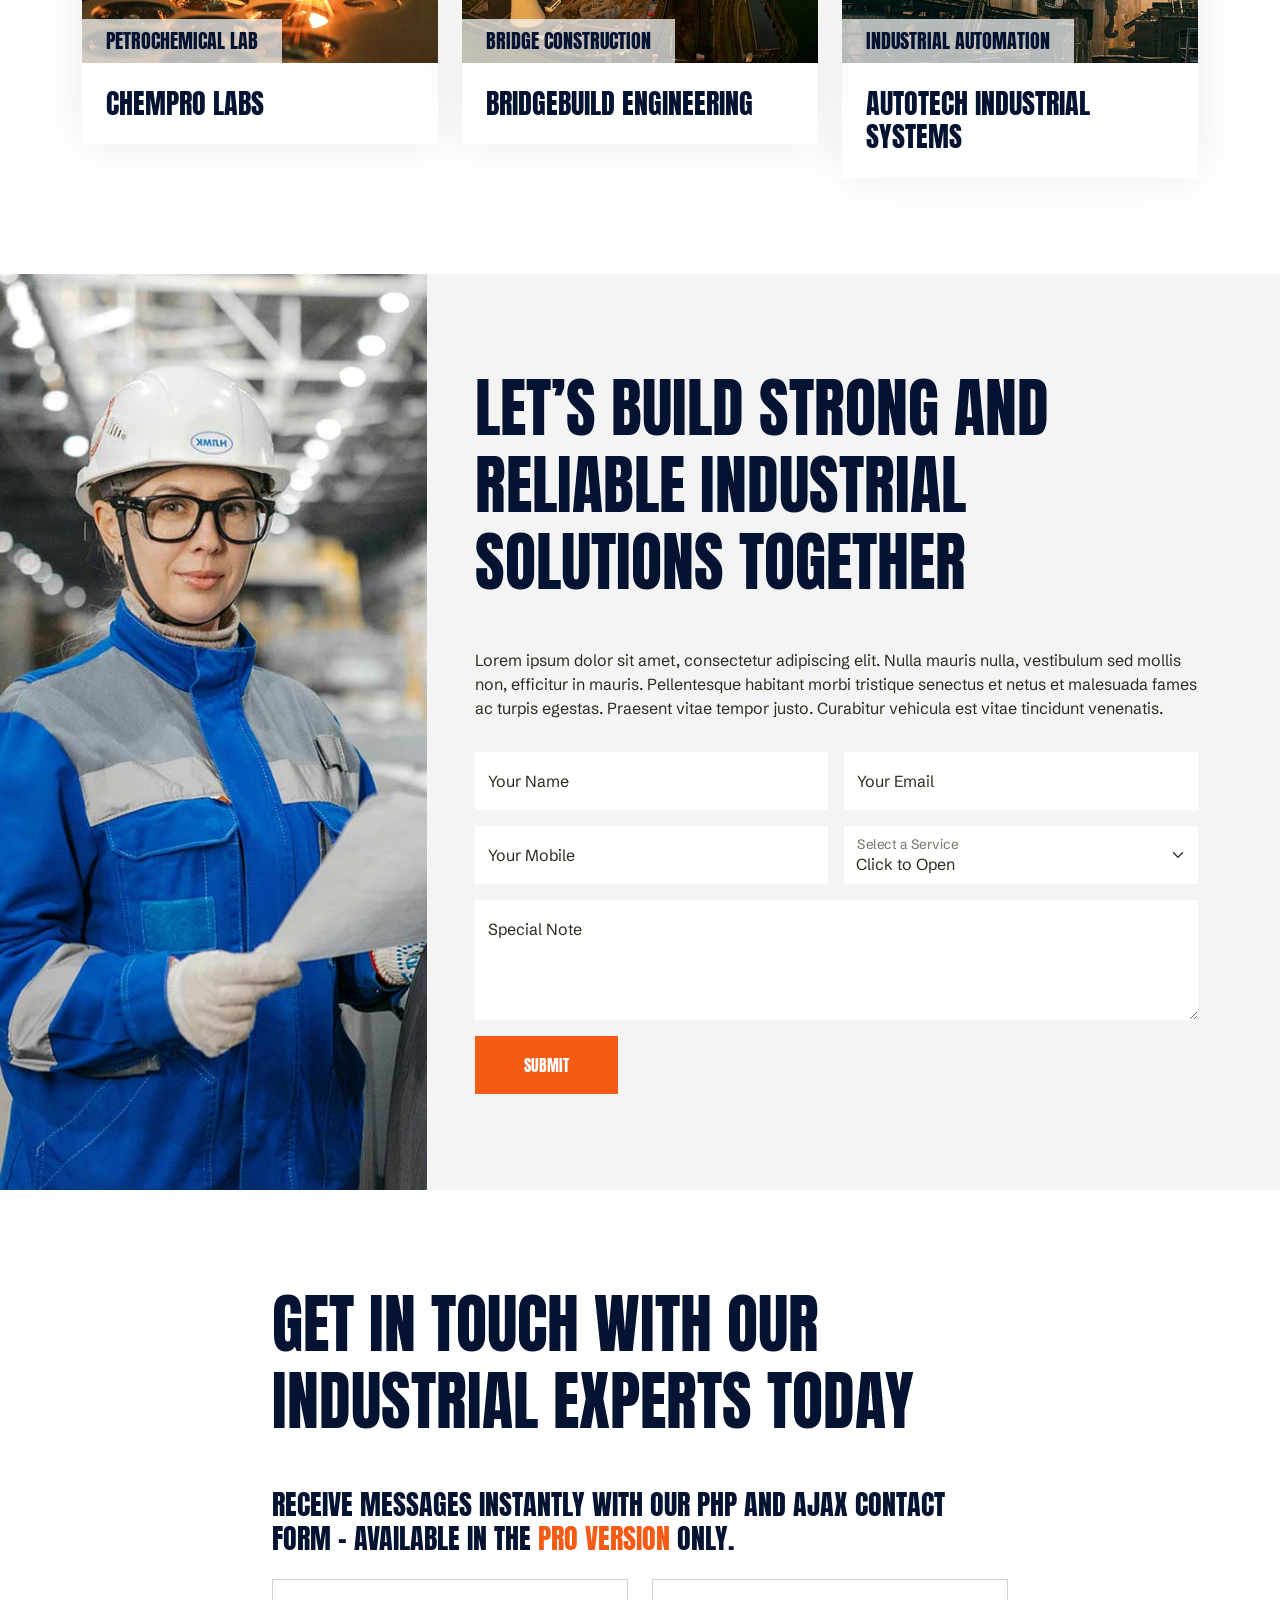
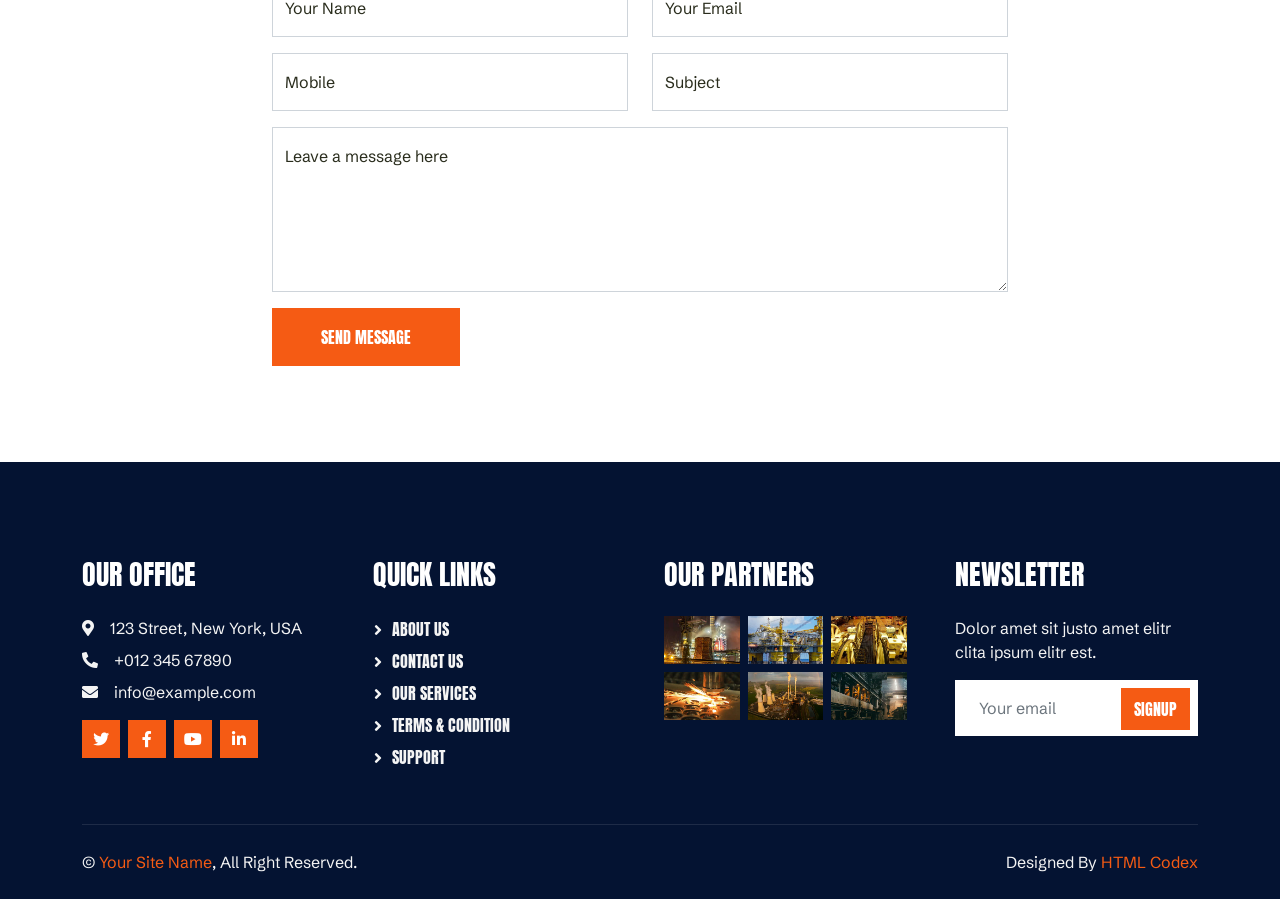
<file: PRO-007/index.html>
<!DOCTYPE html>
<html lang="en">

<head>
    <meta charset="utf-8">
    <title>Industrix - Industry Website Template</title>
    <meta content="width=device-width, initial-scale=1.0" name="viewport">
    <meta content="" name="keywords">
    <meta content="" name="description">

    <!-- Favicon -->
    <link href="img/favicon.ico" rel="icon">

    <!-- Google Web Fonts -->
    <link rel="preconnect" href="https://fonts.googleapis.com">
    <link rel="preconnect" href="https://fonts.gstatic.com" crossorigin>
    <link href="https://fonts.googleapis.com/css2?family=Anton&family=Schibsted+Grotesk:ital@0;1&display=swap" rel="stylesheet">

    <!-- Icon Font Stylesheet -->
    <link href="https://cdnjs.cloudflare.com/ajax/libs/font-awesome/5.10.0/css/all.min.css" rel="stylesheet">
    <link href="https://cdn.jsdelivr.net/npm/bootstrap-icons@1.4.1/font/bootstrap-icons.css" rel="stylesheet">

    <!-- Libraries Stylesheet -->
    <link href="lib/animate/animate.min.css" rel="stylesheet">
    <link href="lib/owlcarousel/assets/owl.carousel.min.css" rel="stylesheet">

    <!-- Customized Bootstrap Stylesheet -->
    <link href="css/bootstrap.min.css" rel="stylesheet">

    <!-- Template Stylesheet -->
    <link href="css/style.css" rel="stylesheet">
</head>

<body>
    <!-- Spinner Start -->
    <div id="spinner" class="show bg-white position-fixed translate-middle w-100 vh-100 top-50 start-50 d-flex align-items-center justify-content-center">
        <div class="spinner-border text-primary" style="width: 3rem; height: 3rem;" role="status">
            <span class="sr-only">Loading...</span>
        </div>
    </div>
    <!-- Spinner End -->


    <!-- Topbar Start -->
    <div class="container-fluid bg-dark text-white p-0">
        <div class="row gx-0 d-none d-lg-flex">
            <div class="col-lg-7 px-5 text-start">
                <div class="h-100 d-inline-flex align-items-center me-4">
                    <small class="fa fa-map-marker-alt text-primary me-2"></small>
                    <small>123 Street, New York, USA</small>
                </div>
                <div class="h-100 d-inline-flex align-items-center">
                    <small class="far fa-clock text-primary me-2"></small>
                    <small>Mon - Fri : 09.00 AM - 09.00 PM</small>
                </div>
            </div>
            <div class="col-lg-5 px-5 text-end">
                <div class="h-100 d-inline-flex align-items-center me-4">
                    <small class="fa fa-envelope text-primary me-2"></small>
                    <small>info@example.com</small>
                </div>
                <div class="h-100 d-inline-flex align-items-center mx-n2">
                    <a class="btn btn-square btn-link border-0 border-end border-secondary" href=""><i class="fab fa-facebook-f"></i></a>
                    <a class="btn btn-square btn-link border-0 border-end border-secondary" href=""><i class="fab fa-twitter"></i></a>
                    <a class="btn btn-square btn-link border-0 border-end border-secondary" href=""><i class="fab fa-linkedin-in"></i></a>
                    <a class="btn btn-square btn-link" href=""><i class="fab fa-instagram"></i></a>
                </div>
            </div>
        </div>
    </div>
    <!-- Topbar End -->


    <!-- Navbar Start -->
    <nav class="navbar navbar-expand-lg bg-white navbar-light p-0">
        <a href="index.html" class="navbar-brand d-flex align-items-center border-end px-4 px-lg-5">
            <h2 class="m-0">Industrix</h2>
        </a>
        <button type="button" class="navbar-toggler me-4" data-bs-toggle="collapse" data-bs-target="#navbarCollapse">
            <span class="navbar-toggler-icon"></span>
        </button>
        <div class="collapse navbar-collapse" id="navbarCollapse">
            <div class="navbar-nav mx-auto p-4 p-lg-0">
                <a href="index.html" class="nav-item nav-link active">Home</a>
                <a href="https://www.youtube.com/watch?v=h7Z0yKhiB08&pp=ygUFMCBzZWM%3D" class="nav-item nav-link">About</a>
                <div class="nav-item dropdown">
                    <a href="#" class="nav-link dropdown-toggle" data-bs-toggle="dropdown">Service</a>
                    <div class="dropdown-menu bg-light m-0">
                        <a href="#" class="dropdown-item">Services</a>
                        <a href="#" class="dropdown-item">Service Details</a>
                    </div>
                </div>
                <div class="nav-item dropdown">
                    <a href="#" class="nav-link dropdown-toggle" data-bs-toggle="dropdown">Project</a>
                    <div class="dropdown-menu bg-light m-0">
                        <a href="#" class="dropdown-item">Projects</a>
                        <a href="#" class="dropdown-item">Project Details</a>
                    </div>
                </div>
                <div class="nav-item dropdown">
                    <a href="#" class="nav-link dropdown-toggle" data-bs-toggle="dropdown">Pages</a>
                    <div class="dropdown-menu bg-light m-0">
                        <a href="#" class="dropdown-item">FAQs</a>
                        <a href="#" class="dropdown-item">Our Team</a>
                        <a href="#" class="dropdown-item">Our Clients</a>
                        <a href="#" class="dropdown-item">Testimonial</a>
                        <a href="#" class="dropdown-item">404 Page</a>
                    </div>
                </div>
                <a href="#" class="nav-item nav-link">Contact</a>
            </div>
            <div class="navbar-phone border-start px-lg-5 d-none d-lg-flex align-items-center">
                <a href="https://htmlcodex.com/downloading/?item=3915" class="btn btn-primary">Buy Pro Version</a>
            </div>
        </div>
    </nav>
    <!-- Navbar End -->


    <!-- Carousel Start -->
    <div class="container-fluid p-0 pb-5 wow fadeIn" data-wow-delay="0.1s">
        <div class="owl-carousel header-carousel position-relative">
            <div class="owl-carousel-item position-relative">
                <img class="img-fluid" src="img/img-1920x1080-1.jpg" alt="">
                <div class="owl-carousel-inner">
                    <div class="container">
                        <div class="row justify-content-start">
                            <div class="col-10 col-lg-8">
                                <h1 class="display-1 text-white text-uppercase animated slideInDown">Next Generation Industrial Technology</h1>
                                <p class="fs-5 fw-medium text-white mb-4 pb-3">Lorem ipsum dolor sit amet, consectetur adipiscing elit. Nulla mauris nulla, vestibulum sed mollis non, efficitur in mauris.</p>
                                <a href="" class="btn btn-primary py-3 px-5 animated slideInLeft">Explore More</a>
                            </div>
                        </div>
                    </div>
                </div>
            </div>
            <div class="owl-carousel-item position-relative">
                <img class="img-fluid" src="img/img-1920x1080-2.jpg" alt="">
                <div class="owl-carousel-inner">
                    <div class="container">
                        <div class="row justify-content-start">
                            <div class="col-10 col-lg-8">
                                <h1 class="display-1 text-white text-uppercase animated slideInDown">Reliable Engineering Service Experts</h1>
                                <p class="fs-5 fw-medium text-white mb-4 pb-3">Lorem ipsum dolor sit amet, consectetur adipiscing elit. Nulla mauris nulla, vestibulum sed mollis non, efficitur in mauris.</p>
                                <a href="" class="btn btn-primary py-3 px-5 animated slideInLeft">Explore More</a>
                            </div>
                        </div>
                    </div>
                </div>
            </div>
            <div class="owl-carousel-item position-relative">
                <img class="img-fluid" src="img/img-1920x1080-3.jpg" alt="">
                <div class="owl-carousel-inner">
                    <div class="container">
                        <div class="row justify-content-start">
                            <div class="col-10 col-lg-8">
                                <h1 class="display-1 text-white text-uppercase animated slideInDown">Strong & Reliable Industry Partner</h1>
                                <p class="fs-5 fw-medium text-white mb-4 pb-3">Lorem ipsum dolor sit amet, consectetur adipiscing elit. Nulla mauris nulla, vestibulum sed mollis non, efficitur in mauris.</p>
                                <a href="" class="btn btn-primary py-3 px-5 animated slideInLeft">Explore More</a>
                            </div>
                        </div>
                    </div>
                </div>
            </div>
        </div>
    </div>
    <!-- Carousel End -->


    <!-- Feature Start -->
    <div class="container-fluid py-5">
        <div class="container">
            <div class="row g-5">
                <div class="col-md-6 col-lg-3 wow fadeIn" data-wow-delay="0.1s">
                    <div class="d-flex align-items-center mb-4">
                        <div class="btn-lg-square bg-primary me-3">
                            <i class="fa fa-users text-white"></i>
                        </div>
                        <h1 class="display-5 mb-0">3453</h1>
                    </div>
                    <h3 class="text-uppercase mb-3">Happy Customers</h3>
                    <span>Lorem ipsum dolor sit amet, consectetur adipiscing elit. Nulla mauris nulla, vestibulum sed mollis non, efficitur in mauris.</span>
                </div>
                <div class="col-md-6 col-lg-3 wow fadeIn" data-wow-delay="0.3s">
                    <div class="d-flex align-items-center mb-4">
                        <div class="btn-lg-square bg-primary me-3">
                            <i class="fa fa-check text-white"></i>
                        </div>
                        <h1 class="display-5 mb-0">4234</h1>
                    </div>
                    <h3 class="text-uppercase mb-3">Project Done</h3>
                    <span>Lorem ipsum dolor sit amet, consectetur adipiscing elit. Nulla mauris nulla, vestibulum sed mollis non, efficitur in mauris.</span>
                </div>
                <div class="col-md-6 col-lg-3 wow fadeIn" data-wow-delay="0.5s">
                    <div class="d-flex align-items-center mb-4">
                        <div class="btn-lg-square bg-primary me-3">
                            <i class="fa fa-award text-white"></i>
                        </div>
                        <h1 class="display-5 mb-0">3123</h1>
                    </div>
                    <h3 class="text-uppercase mb-3">Awards Win</h3>
                    <span>Lorem ipsum dolor sit amet, consectetur adipiscing elit. Nulla mauris nulla, vestibulum sed mollis non, efficitur in mauris.</span>
                </div>
                <div class="col-md-6 col-lg-3 wow fadeIn" data-wow-delay="0.7s">
                    <div class="d-flex align-items-center mb-4">
                        <div class="btn-lg-square bg-primary me-3">
                            <i class="fa fa-users-cog text-white"></i>
                        </div>
                        <h1 class="display-5 mb-0">1831</h1>
                    </div>
                    <h3 class="text-uppercase mb-3">Expert Workers</h3>
                    <span>Lorem ipsum dolor sit amet, consectetur adipiscing elit. Nulla mauris nulla, vestibulum sed mollis non, efficitur in mauris.</span>
                </div>
            </div>
        </div>
    </div>
    <!-- Feature Start -->


    <!-- About Start -->
    <div class="container-fluid bg-light overflow-hidden my-5 px-lg-0">
        <div class="container about px-lg-0">
            <div class="row g-0 mx-lg-0">
                <div class="col-lg-4 ps-lg-0 wow fadeIn" data-wow-delay="0.1s" style="min-height: 400px;">
                    <div class="position-relative h-100">
                        <img class="position-absolute img-fluid w-100 h-100" src="img/img-1000x1000-1.jpg" style="object-fit: cover;" alt="">
                    </div>
                </div>
                <div class="col-lg-8 about-text py-5 wow fadeIn" data-wow-delay="0.5s">
                    <div class="p-lg-5 pe-lg-0 position-relative">
                        <h1 class="display-3 text-uppercase mb-5">Leader in Industrial Innovation and Engineering Solutions</h1>
                        <p>Lorem ipsum dolor sit amet, consectetur adipiscing elit. Nulla mauris nulla, vestibulum sed mollis non, efficitur in mauris. Pellentesque habitant morbi tristique senectus et netus et malesuada fames ac turpis egestas. Praesent vitae tempor justo. Curabitur vehicula est vitae tincidunt venenatis.</p>
                        <h6 class="text-uppercase"><i class="fa fa-check text-primary me-3"></i>Leaders in Power Technology</h6>
                        <h6 class="text-uppercase"><i class="fa fa-check text-primary me-3"></i>Advanced Industrial Automation Solutions</h6>
                        <h6 class="text-uppercase"><i class="fa fa-check text-primary me-3"></i>Excellence in Engineering Solutions</h6>
                        <a href="" class="btn btn-primary py-3 px-5 mt-3">Read More</a>
                    </div>
                </div>
            </div>
        </div>
    </div>
    <!-- About End -->


    <!-- Service Start -->
    <div class="container-fluid py-5">
        <div class="container">
            <h1 class="display-3 text-uppercase mb-5">End-to-End Industrial Services for Efficient and Reliable Operations</h1>
            <div class="row g-4">
                <div class="col-md-6 col-lg-4 wow fadeInUp" data-wow-delay="0.1s">
                    <div class="service-item overflow-hidden">
                        <img class="img-fluid w-100" src="img/img-550x350-1.jpg" alt="">
                        <div class="p-4">
                            <h3 class="text-uppercase mb-3">Iron Welding</h3>
                            <p>Lorem ipsum dolor sit amet, consectetur adipiscing elit. Nulla mauris nulla, vestibulum sed mollis non, efficitur in mauris.</p>
                            <a class="h6 text-uppercase" href="">Read More<i class="fa fa-arrow-right ms-2"></i></a>
                        </div>
                    </div>
                </div>
                <div class="col-md-6 col-lg-4 wow fadeInUp" data-wow-delay="0.3s">
                    <div class="service-item overflow-hidden">
                        <img class="img-fluid w-100" src="img/img-550x350-2.jpg" alt="">
                        <div class="p-4">
                            <h3 class="text-uppercase mb-3">Petroleum Refinery</h3>
                            <p>Lorem ipsum dolor sit amet, consectetur adipiscing elit. Nulla mauris nulla, vestibulum sed mollis non, efficitur in mauris.</p>
                            <a class="h6 text-uppercase" href="">Read More<i class="fa fa-arrow-right ms-2"></i></a>
                        </div>
                    </div>
                </div>
                <div class="col-md-6 col-lg-4 wow fadeInUp" data-wow-delay="0.5s">
                    <div class="service-item overflow-hidden">
                        <img class="img-fluid w-100" src="img/img-550x350-3.jpg" alt="">
                        <div class="p-4">
                            <h3 class="text-uppercase mb-3">Oil Plantation</h3>
                            <p>Lorem ipsum dolor sit amet, consectetur adipiscing elit. Nulla mauris nulla, vestibulum sed mollis non, efficitur in mauris.</p>
                            <a class="h6 text-uppercase" href="">Read More<i class="fa fa-arrow-right ms-2"></i></a>
                        </div>
                    </div>
                </div>
                <div class="col-md-6 col-lg-4 wow fadeInUp" data-wow-delay="0.1s">
                    <div class="service-item overflow-hidden">
                        <img class="img-fluid w-100" src="img/img-550x350-4.jpg" alt="">
                        <div class="p-4">
                            <h3 class="text-uppercase mb-3">Petrochemical Lab</h3>
                            <p>Lorem ipsum dolor sit amet, consectetur adipiscing elit. Nulla mauris nulla, vestibulum sed mollis non, efficitur in mauris.</p>
                            <a class="h6 text-uppercase" href="">Read More<i class="fa fa-arrow-right ms-2"></i></a>
                        </div>
                    </div>
                </div>
                <div class="col-md-6 col-lg-4 wow fadeInUp" data-wow-delay="0.3s">
                    <div class="service-item overflow-hidden">
                        <img class="img-fluid w-100" src="img/img-550x350-5.jpg" alt="">
                        <div class="p-4">
                            <h3 class="text-uppercase mb-3">Bridge Construction</h3>
                            <p>Lorem ipsum dolor sit amet, consectetur adipiscing elit. Nulla mauris nulla, vestibulum sed mollis non, efficitur in mauris.</p>
                            <a class="h6 text-uppercase" href="">Read More<i class="fa fa-arrow-right ms-2"></i></a>
                        </div>
                    </div>
                </div>
                <div class="col-md-6 col-lg-4 wow fadeInUp" data-wow-delay="0.5s">
                    <div class="service-item overflow-hidden">
                        <img class="img-fluid w-100" src="img/img-550x350-6.jpg" alt="">
                        <div class="p-4">
                            <h3 class="text-uppercase mb-3">Industrial Automation</h3>
                            <p>Lorem ipsum dolor sit amet, consectetur adipiscing elit. Nulla mauris nulla, vestibulum sed mollis non, efficitur in mauris.</p>
                            <a class="h6 text-uppercase" href="">Read More<i class="fa fa-arrow-right ms-2"></i></a>
                        </div>
                    </div>
                </div>
            </div>
        </div>
    </div>
    <!-- Service End -->


    <!-- Feature Start -->
    <div class="container-fluid bg-light overflow-hidden my-5 px-lg-0">
        <div class="container feature px-lg-0">
            <div class="row g-0 mx-lg-0">
                <div class="col-lg-8 feature-text py-5 wow fadeIn" data-wow-delay="0.1s">
                    <div class="p-lg-5 ps-lg-0">
                        <h1 class="display-3 text-uppercase mb-5">Why We Are the Preferred Choice for Industrial Solutions</h1>
                        <p class="mb-4 pb-2">Lorem ipsum dolor sit amet, consectetur adipiscing elit. Nulla mauris nulla, vestibulum sed mollis non, efficitur in mauris. Pellentesque habitant morbi tristique senectus et netus et malesuada fames ac turpis egestas. Praesent vitae tempor justo. Curabitur vehicula est vitae tincidunt venenatis.</p>
                        <div class="row g-4">
                            <div class="col-6">
                                <div class="d-flex align-items-center">
                                    <div class="btn-lg-square bg-primary">
                                        <i class="fa fa-check text-white"></i>
                                    </div>
                                    <div class="ms-4">
                                        <h5 class="text-uppercase mb-1">Quality</h5>
                                        <h5 class="text-uppercase text-black-50 mb-0">Services</h5>
                                    </div>
                                </div>
                            </div>
                            <div class="col-6">
                                <div class="d-flex align-items-center">
                                    <div class="btn-lg-square bg-primary">
                                        <i class="fa fa-user-check text-white"></i>
                                    </div>
                                    <div class="ms-4">
                                        <h5 class="text-uppercase mb-1">Expert</h5>
                                        <h5 class="text-uppercase text-black-50 mb-0">Workers</h5>
                                    </div>
                                </div>
                            </div>
                            <div class="col-6">
                                <div class="d-flex align-items-center">
                                    <div class="btn-lg-square bg-primary">
                                        <i class="fa fa-drafting-compass text-white"></i>
                                    </div>
                                    <div class="ms-4">
                                        <h5 class="text-uppercase mb-1">Free</h5>
                                        <h5 class="text-uppercase text-black-50 mb-0">Consultation</h5>
                                    </div>
                                </div>
                            </div>
                            <div class="col-6">
                                <div class="d-flex align-items-center">
                                    <div class="btn-lg-square bg-primary">
                                        <i class="fa fa-headphones text-white"></i>
                                    </div>
                                    <div class="ms-4">
                                        <h5 class="text-uppercase mb-1">Customer</h5>
                                        <h5 class="text-uppercase text-black-50 mb-0">Support</h5>
                                    </div>
                                </div>
                            </div>
                        </div>
                    </div>
                </div>
                <div class="col-lg-4 pe-lg-0 wow fadeIn" data-wow-delay="0.5s" style="min-height: 400px;">
                    <div class="position-relative h-100">
                        <img class="position-absolute img-fluid w-100 h-100" src="img/img-1000x1000-2.jpg" style="object-fit: cover;" alt="">
                    </div>
                </div>
            </div>
        </div>
    </div>
    <!-- Feature End -->


    <!-- Projects Start -->
    <div class="container-fluid py-5">
        <div class="container">
            <h1 class="display-3 text-uppercase mb-5">Delivering Successful Industrial Projects Across Multiple Sectors</h1>
            <div class="row g-4 portfolio-container wow fadeInUp" data-wow-delay="0.5s">
                <div class="col-lg-4 col-md-6 portfolio-item">
                    <div class="portfolio-inner">
                        <div class="portfolio-img overflow-hidden">
                            <img class="img-fluid" src="img/img-550x350-1.jpg" alt="">
                            <div class="portfolio-cat">
                                <h5 class="text-uppercase mb-0">Iron Welding</h5>
                            </div>
                        </div>
                        <div class="p-4">
                            <h3 class="text-uppercase mb-0">IronForge Welding Co</h3>
                        </div>
                    </div>
                </div>
                <div class="col-lg-4 col-md-6 portfolio-item">
                    <div class="portfolio-inner">
                        <div class="portfolio-img overflow-hidden">
                            <img class="img-fluid" src="img/img-550x350-2.jpg" alt="">
                            <div class="portfolio-cat">
                                <h5 class="text-uppercase mb-0">Petroleum Refinery</h5>
                            </div>
                        </div>
                        <div class="p-4">
                            <h3 class="text-uppercase mb-0">PetroCore Refinery Ltd</h3>
                        </div>
                    </div>
                </div>
                <div class="col-lg-4 col-md-6 portfolio-item">
                    <div class="portfolio-inner">
                        <div class="portfolio-img overflow-hidden">
                            <img class="img-fluid" src="img/img-550x350-3.jpg" alt="">
                            <div class="portfolio-cat">
                                <h5 class="text-uppercase mb-0">Oil Plantation</h5>
                            </div>
                        </div>
                        <div class="p-4">
                            <h3 class="text-uppercase mb-0">GreenPalm Oil Industries</h3>
                        </div>
                    </div>
                </div>
                <div class="col-lg-4 col-md-6 portfolio-item">
                    <div class="portfolio-inner">
                        <div class="portfolio-img overflow-hidden">
                            <img class="img-fluid" src="img/img-550x350-4.jpg" alt="">
                            <div class="portfolio-cat">
                                <h5 class="text-uppercase mb-0">Petrochemical Lab</h5>
                            </div>
                        </div>
                        <div class="p-4">
                            <h3 class="text-uppercase mb-0">ChemPro Labs</h3>
                        </div>
                    </div>
                </div>
                <div class="col-lg-4 col-md-6 portfolio-item">
                    <div class="portfolio-inner">
                        <div class="portfolio-img overflow-hidden">
                            <img class="img-fluid" src="img/img-550x350-5.jpg" alt="">
                            <div class="portfolio-cat">
                                <h5 class="text-uppercase mb-0">Bridge Construction</h5>
                            </div>
                        </div>
                        <div class="p-4">
                            <h3 class="text-uppercase mb-0">BridgeBuild Engineering</h3>
                        </div>
                    </div>
                </div>
                <div class="col-lg-4 col-md-6 portfolio-item">
                    <div class="portfolio-inner">
                        <div class="portfolio-img overflow-hidden">
                            <img class="img-fluid" src="img/img-550x350-6.jpg" alt="">
                            <div class="portfolio-cat">
                                <h5 class="text-uppercase mb-0">Industrial Automation</h5>
                            </div>
                        </div>
                        <div class="p-4">
                            <h3 class="text-uppercase mb-0">AutoTech Industrial Systems</h3>
                        </div>
                    </div>
                </div>
            </div>
        </div>
    </div>
    <!-- Projects End -->


    <!-- Quote Start -->
    <div class="container-fluid bg-light overflow-hidden my-5 px-lg-0">
        <div class="container quote px-lg-0">
            <div class="row g-0 mx-lg-0">
                <div class="col-lg-4 ps-lg-0 wow fadeIn" data-wow-delay="0.1s" style="min-height: 400px;">
                    <div class="position-relative h-100">
                        <img class="position-absolute img-fluid w-100 h-100" src="img/img-1000x1000-3.jpg" style="object-fit: cover;" alt="">
                    </div>
                </div>
                <div class="col-lg-8 quote-text py-5 wow fadeIn" data-wow-delay="0.5s">
                    <div class="p-lg-5 pe-lg-0">
                        <h1 class="display-3 text-uppercase mb-5">Let’s Build Strong and Reliable Industrial Solutions Together</h1>
                        <p class="mb-4 pb-2">Lorem ipsum dolor sit amet, consectetur adipiscing elit. Nulla mauris nulla, vestibulum sed mollis non, efficitur in mauris. Pellentesque habitant morbi tristique senectus et netus et malesuada fames ac turpis egestas. Praesent vitae tempor justo. Curabitur vehicula est vitae tincidunt venenatis.</p>
                        <form>
                            <div class="row g-3">
                                <div class="col-12 col-sm-6">
                                    <div class="form-floating">
                                        <input type="text" class="form-control border-0" id="name" placeholder="Your Name" />
                                        <label for="name">Your Name</label>
                                    </div>
                                </div>
                                <div class="col-12 col-sm-6">
                                    <div class="form-floating">
                                        <input type="text" class="form-control border-0" id="email" placeholder="Your Email" />
                                        <label for="email">Your Email</label>
                                    </div>
                                </div>
                                <div class="col-12 col-sm-6">
                                    <div class="form-floating">
                                        <input type="text" class="form-control border-0" id="mobile" placeholder="Your Mobile" />
                                        <label for="mobile">Your Mobile</label>
                                    </div>
                                </div>
                                <div class="col-12 col-sm-6">
                                    <div class="form-floating">
                                        <select class="form-select border-0" id="serviceSelect">
                                            <option selected>Click to Open</option>
                                            <option value="1">Service 1</option>
                                            <option value="2">Service 2</option>
                                            <option value="3">Service 3</option>
                                        </select>
                                        <label for="serviceSelect">Select a Service</label>
                                    </div>
                                </div>
                                <div class="col-12">
                                    <div class="form-floating">
                                        <textarea style="height: 120px" class="form-control border-0" id="message" placeholder="Special Note"></textarea>
                                        <label for="message">Special Note</label>
                                    </div>
                                </div>
                                <div class="col-12">
                                    <button class="btn btn-primary py-3 px-5" type="submit">Submit</button>
                                </div>
                            </div>
                        </form>
                    </div>
                </div>
            </div>
        </div>
    </div>
    <!-- Quote End -->


    <!-- Contact Start -->
    <div class="container-fluid">
        <div class="container">
            <div class="row justify-content-center">
                <div class="col-lg-8 py-5 wow fadeIn" data-wow-delay="0.5s">
                    <h1 class="display-3 text-uppercase mb-5">Get in Touch with Our Industrial Experts Today</h1>
                    <h3 class="text-uppercase mb-4">Receive messages instantly with our PHP and Ajax contact form - available in the <a href="https://htmlcodex.com/downloading/?item=3915">Pro Version</a> only.</h3>
                    <div class="row">
                        <div class="col-sm-6 control-group">
                            <div class="form-floating">
                                <input type="text" class="form-control" id="name" placeholder="Your Name" />
                                <label for="name">Your Name</label>
                            </div>
                            <p class="help-block text-danger"></p>
                        </div>
                        <div class="col-sm-6 control-group">
                            <div class="form-floating">
                                <input type="email" class="form-control" id="email" placeholder="Your Email" />
                                <label for="email">Your Email</label>
                            </div>
                            <p class="help-block text-danger"></p>
                        </div>
                        <div class="col-sm-6 control-group">
                            <div class="form-floating">
                                <input type="text" class="form-control" id="mobile" placeholder="Mobile" />
                                <label for="mobile">Mobile</label>
                            </div>
                            <p class="help-block text-danger"></p>
                        </div>
                        <div class="col-sm-6 control-group">
                            <div class="form-floating">
                                <input type="text" class="form-control" id="subject" placeholder="Subject" />
                                <label for="subject">Subject</label>
                            </div>
                            <p class="help-block text-danger"></p>
                        </div>
                        <div class="col-12 control-group">
                            <div class="form-floating">
                                <textarea style="height: 165px" class="form-control" id="message" placeholder="Message"></textarea>
                                <label for="message">Leave a message here</label>
                            </div>
                            <p class="help-block text-danger"></p>
                        </div>
                        <div class="col-12">
                            <button class="btn btn-primary py-3 px-5" type="submit">Send Message</button>
                        </div>
                    </div>
                </div>
            </div>
        </div>
    </div>
    <!-- Contact End -->


    <!-- Footer Start -->
    <div class="container-fluid bg-dark text-light footer mt-5 pt-5 wow fadeIn" data-wow-delay="0.1s">
        <div class="container py-5">
            <div class="row g-5">
                <div class="col-lg-3 col-md-6">
                    <h3 class="text-white text-uppercase mb-4">Our Office</h3>
                    <p class="mb-2"><i class="fa fa-map-marker-alt me-3"></i>123 Street, New York, USA</p>
                    <p class="mb-2"><i class="fa fa-phone-alt me-3"></i>+012 345 67890</p>
                    <p class="mb-2"><i class="fa fa-envelope me-3"></i>info@example.com</p>
                    <div class="d-flex pt-2">
                        <a class="btn btn-square btn-primary me-2" href=""><i class="fab fa-twitter"></i></a>
                        <a class="btn btn-square btn-primary me-2" href=""><i class="fab fa-facebook-f"></i></a>
                        <a class="btn btn-square btn-primary me-2" href=""><i class="fab fa-youtube"></i></a>
                        <a class="btn btn-square btn-primary me-2" href=""><i class="fab fa-linkedin-in"></i></a>
                    </div>
                </div>
                <div class="col-lg-3 col-md-6">
                    <h3 class="text-white text-uppercase mb-4">Quick Links</h3>
                    <a class="btn btn-link" href="">About Us</a>
                    <a class="btn btn-link" href="">Contact Us</a>
                    <a class="btn btn-link" href="">Our Services</a>
                    <a class="btn btn-link" href="">Terms & Condition</a>
                    <a class="btn btn-link" href="">Support</a>
                </div>
                <div class="col-lg-3 col-md-6">
                    <h3 class="text-white text-uppercase mb-4">Our Partners</h3>
                    <div class="row g-2">
                        <div class="col-4">
                            <img class="img-fluid" src="img/img-550x350-1.jpg" alt="">
                        </div>
                        <div class="col-4">
                            <img class="img-fluid" src="img/img-550x350-2.jpg" alt="">
                        </div>
                        <div class="col-4">
                            <img class="img-fluid" src="img/img-550x350-3.jpg" alt="">
                        </div>
                        <div class="col-4">
                            <img class="img-fluid" src="img/img-550x350-4.jpg" alt="">
                        </div>
                        <div class="col-4">
                            <img class="img-fluid" src="img/img-550x350-5.jpg" alt="">
                        </div>
                        <div class="col-4">
                            <img class="img-fluid" src="img/img-550x350-6.jpg" alt="">
                        </div>
                    </div>
                </div>
                <div class="col-lg-3 col-md-6">
                    <h3 class="text-white text-uppercase mb-4">Newsletter</h3>
                    <p>Dolor amet sit justo amet elitr clita ipsum elitr est.</p>
                    <div class="position-relative">
                        <input class="form-control border-0 w-100 py-3 ps-4 pe-5" type="text" placeholder="Your email">
                        <button type="button" class="btn btn-primary py-2 position-absolute top-0 end-0 mt-2 me-2">SignUp</button>
                    </div>
                </div>
            </div>
        </div>
        <div class="container">
            <div class="copyright">
                <div class="row">
                    <div class="col-md-6 text-center text-md-start mb-3 mb-md-0">
                        &copy; <a href="#">Your Site Name</a>, All Right Reserved.
                    </div>
                    <div class="col-md-6 text-center text-md-end">
                        <!--/*** The author’s attribution link below must remain intact on your website. ***/-->
                        <!--/*** If you wish to remove this credit link, please purchase the Pro Version from https://htmlcodex.com/downloading/?item=3915 ***/-->
                        Designed By <a href="https://htmlcodex.com">HTML Codex</a>
                    </div>
                </div>
            </div>
        </div>
    </div>
    <!-- Footer End -->


    <!-- Back to Top -->
    <a href="#" class="btn btn-primary btn-lg-square back-to-top"><i class="bi bi-arrow-up"></i></a>


    <!-- JavaScript Libraries -->
    <script src="https://code.jquery.com/jquery-3.4.1.min.js"></script>
    <script src="https://cdn.jsdelivr.net/npm/bootstrap@5.0.0/dist/js/bootstrap.bundle.min.js"></script>
    <script src="lib/wow/wow.min.js"></script>
    <script src="lib/easing/easing.min.js"></script>
    <script src="lib/waypoints/waypoints.min.js"></script>
    <script src="lib/owlcarousel/owl.carousel.min.js"></script>

    <!-- Template Javascript -->
    <script src="js/main.js"></script>
</body>

</html>
</file>
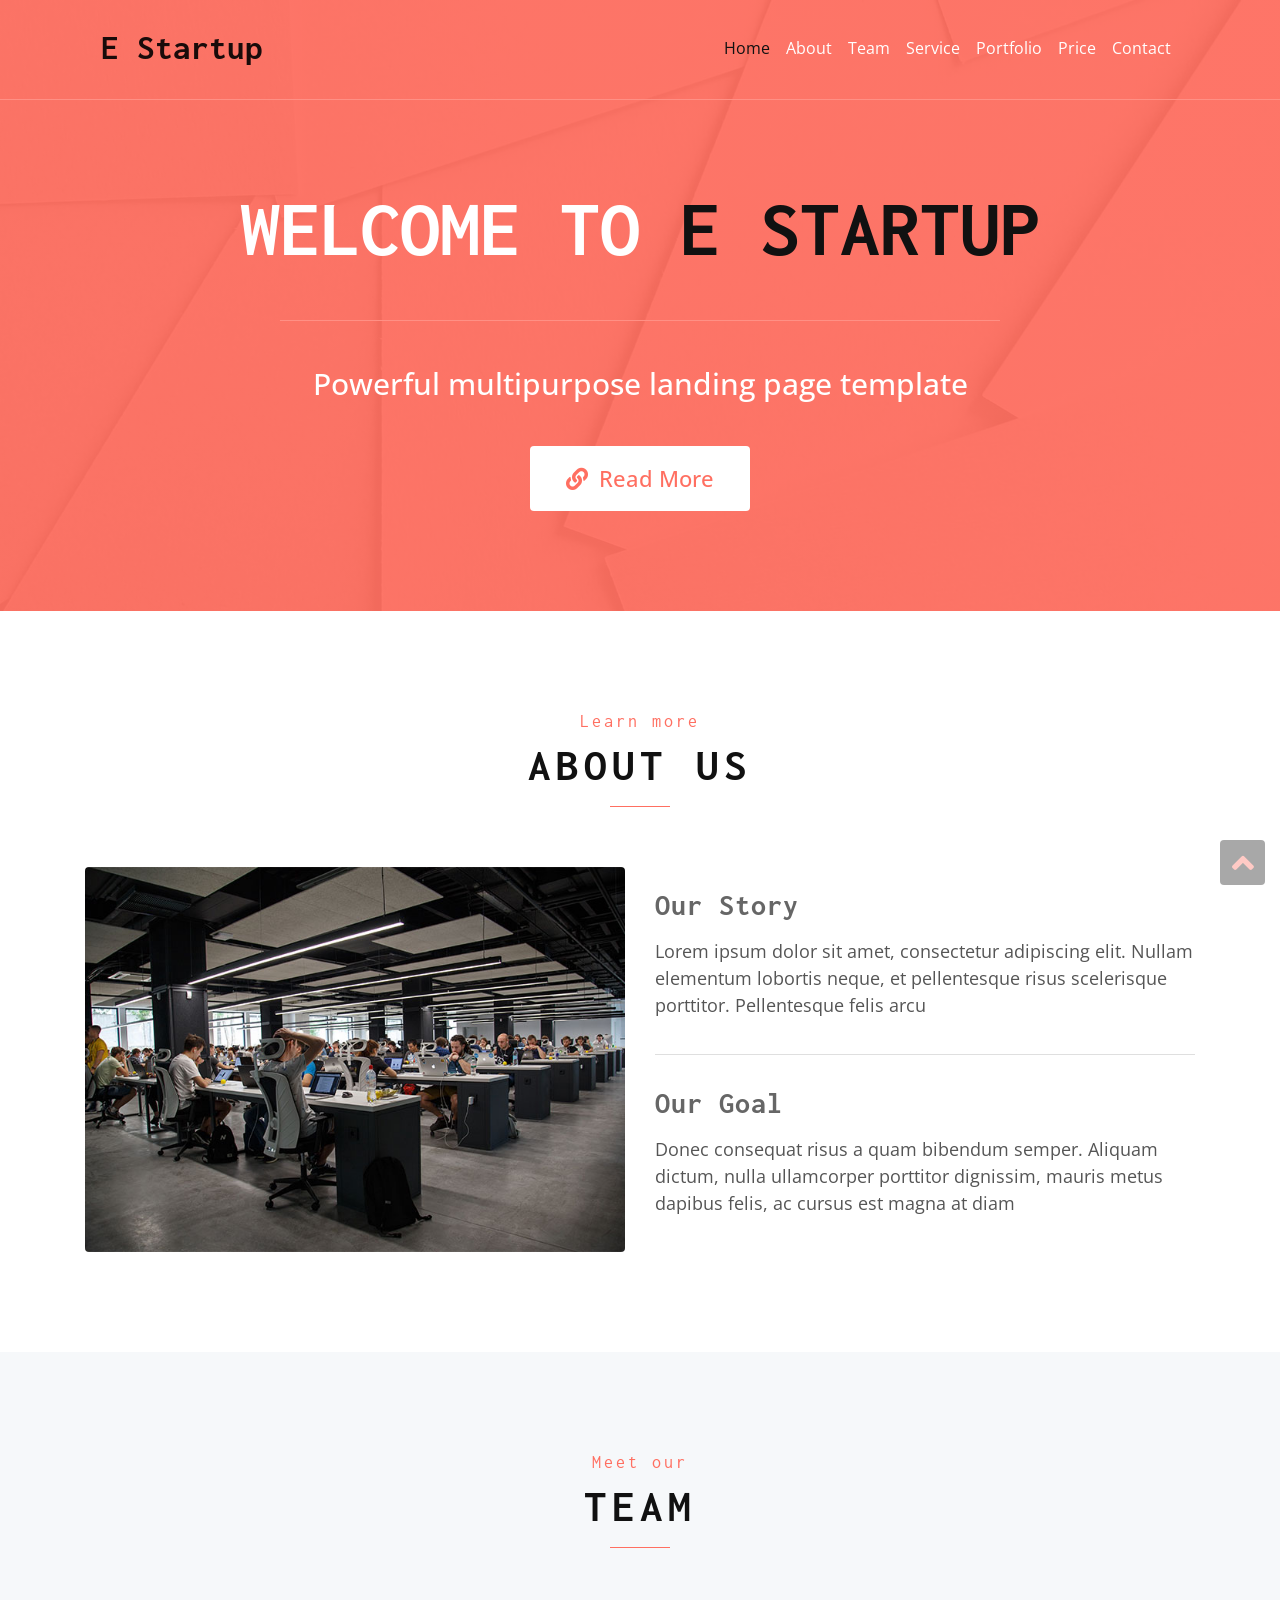
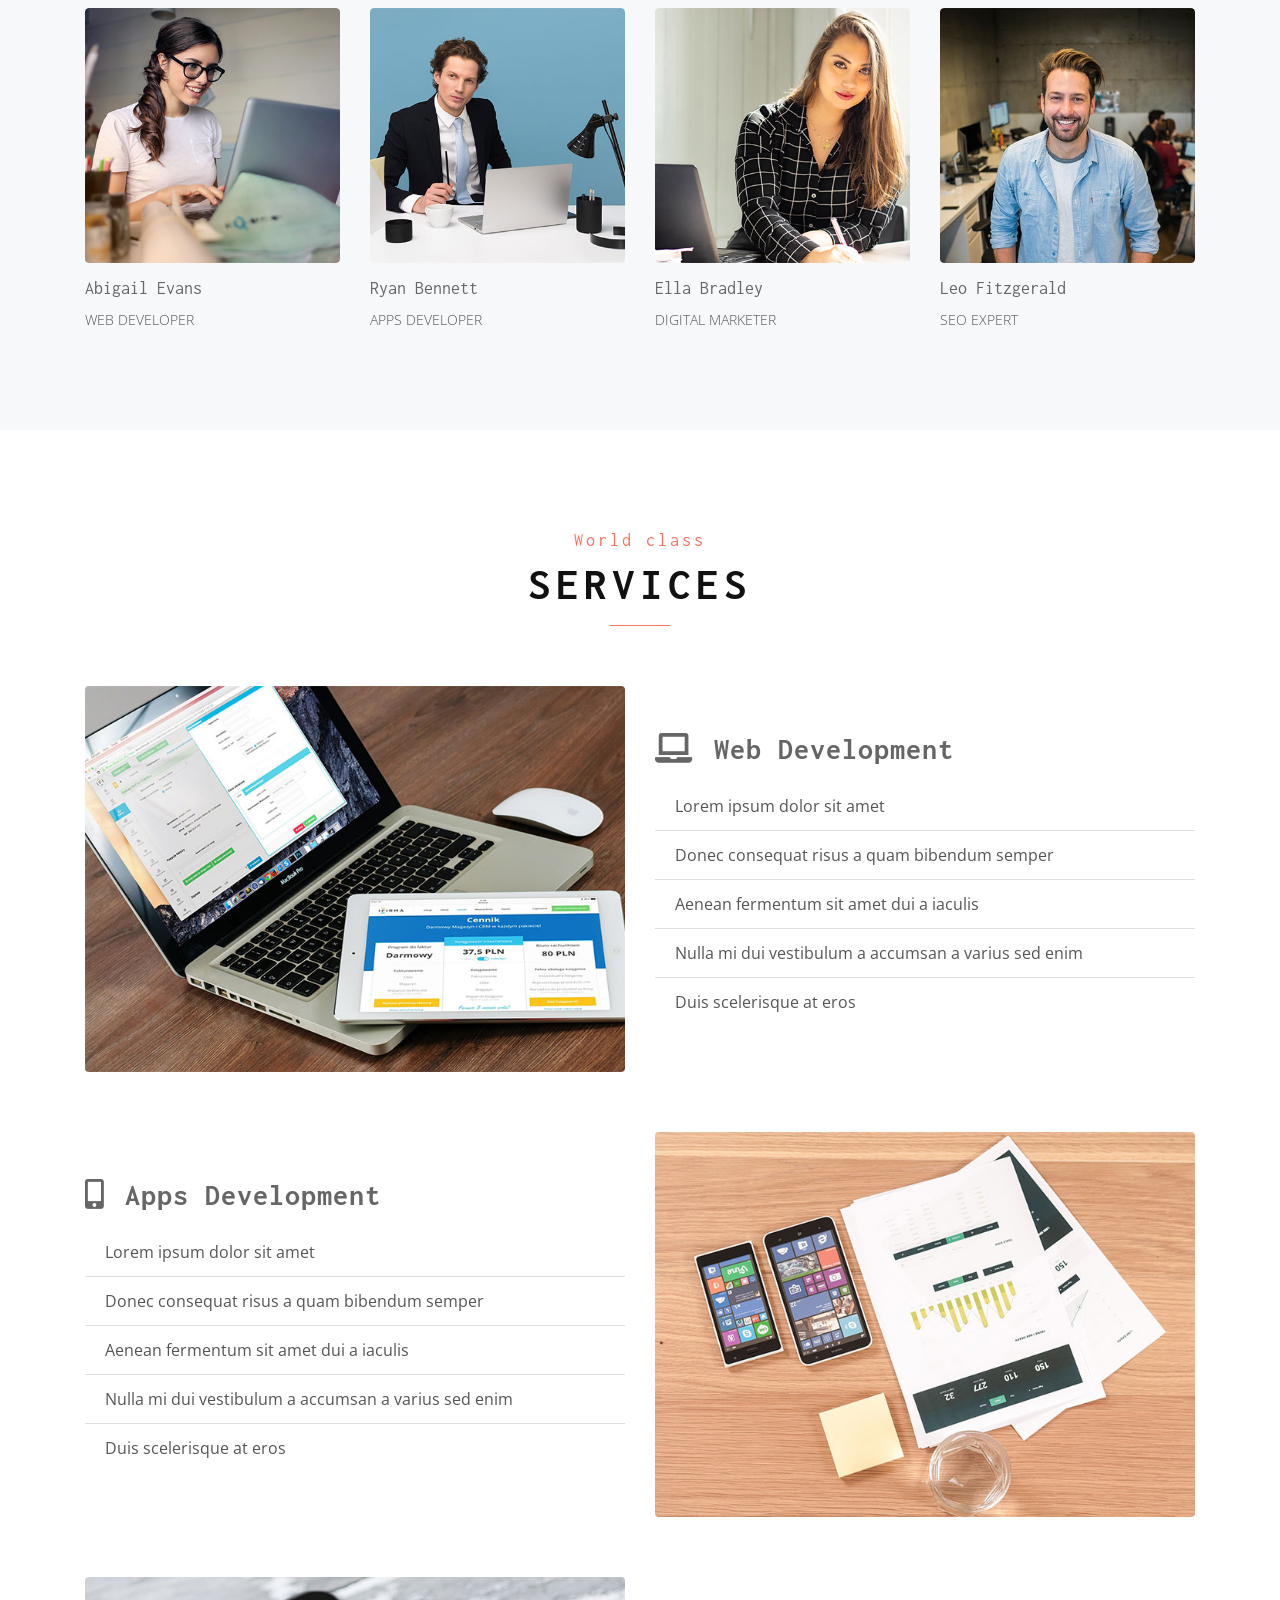
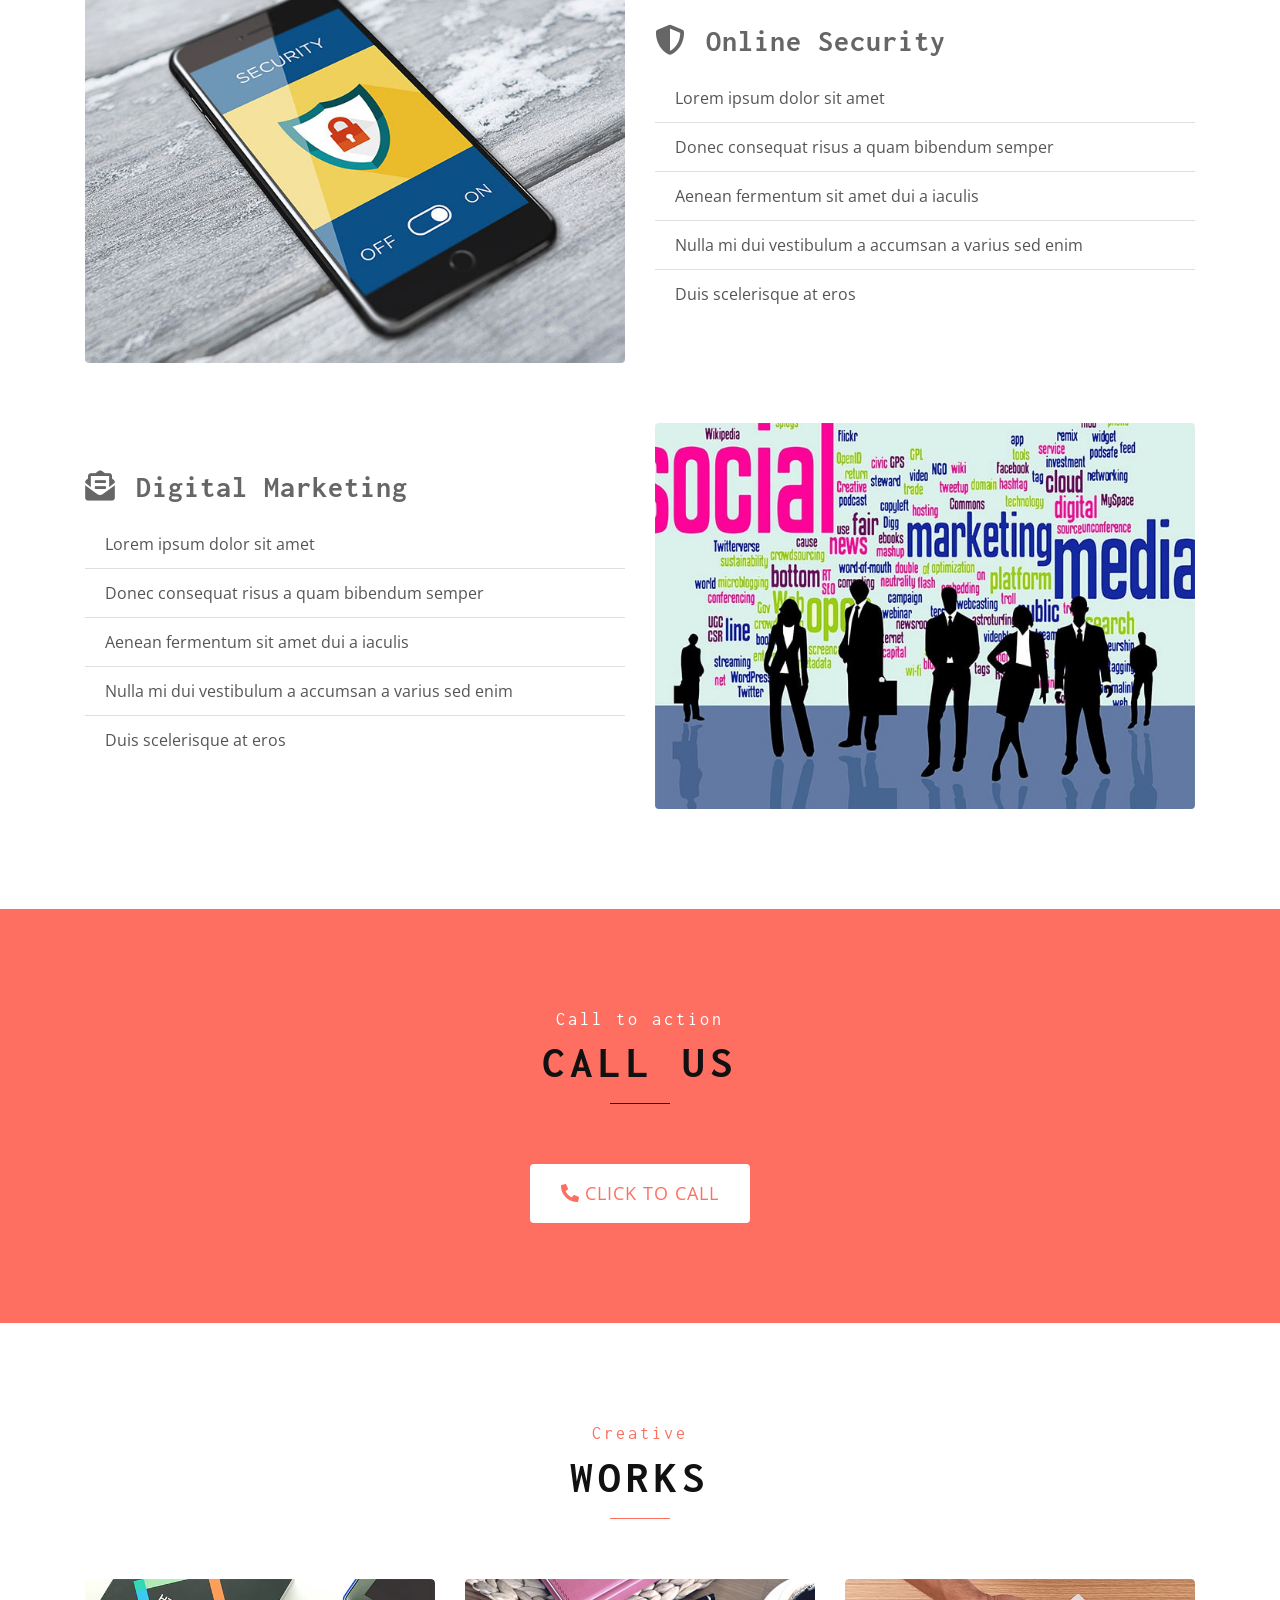
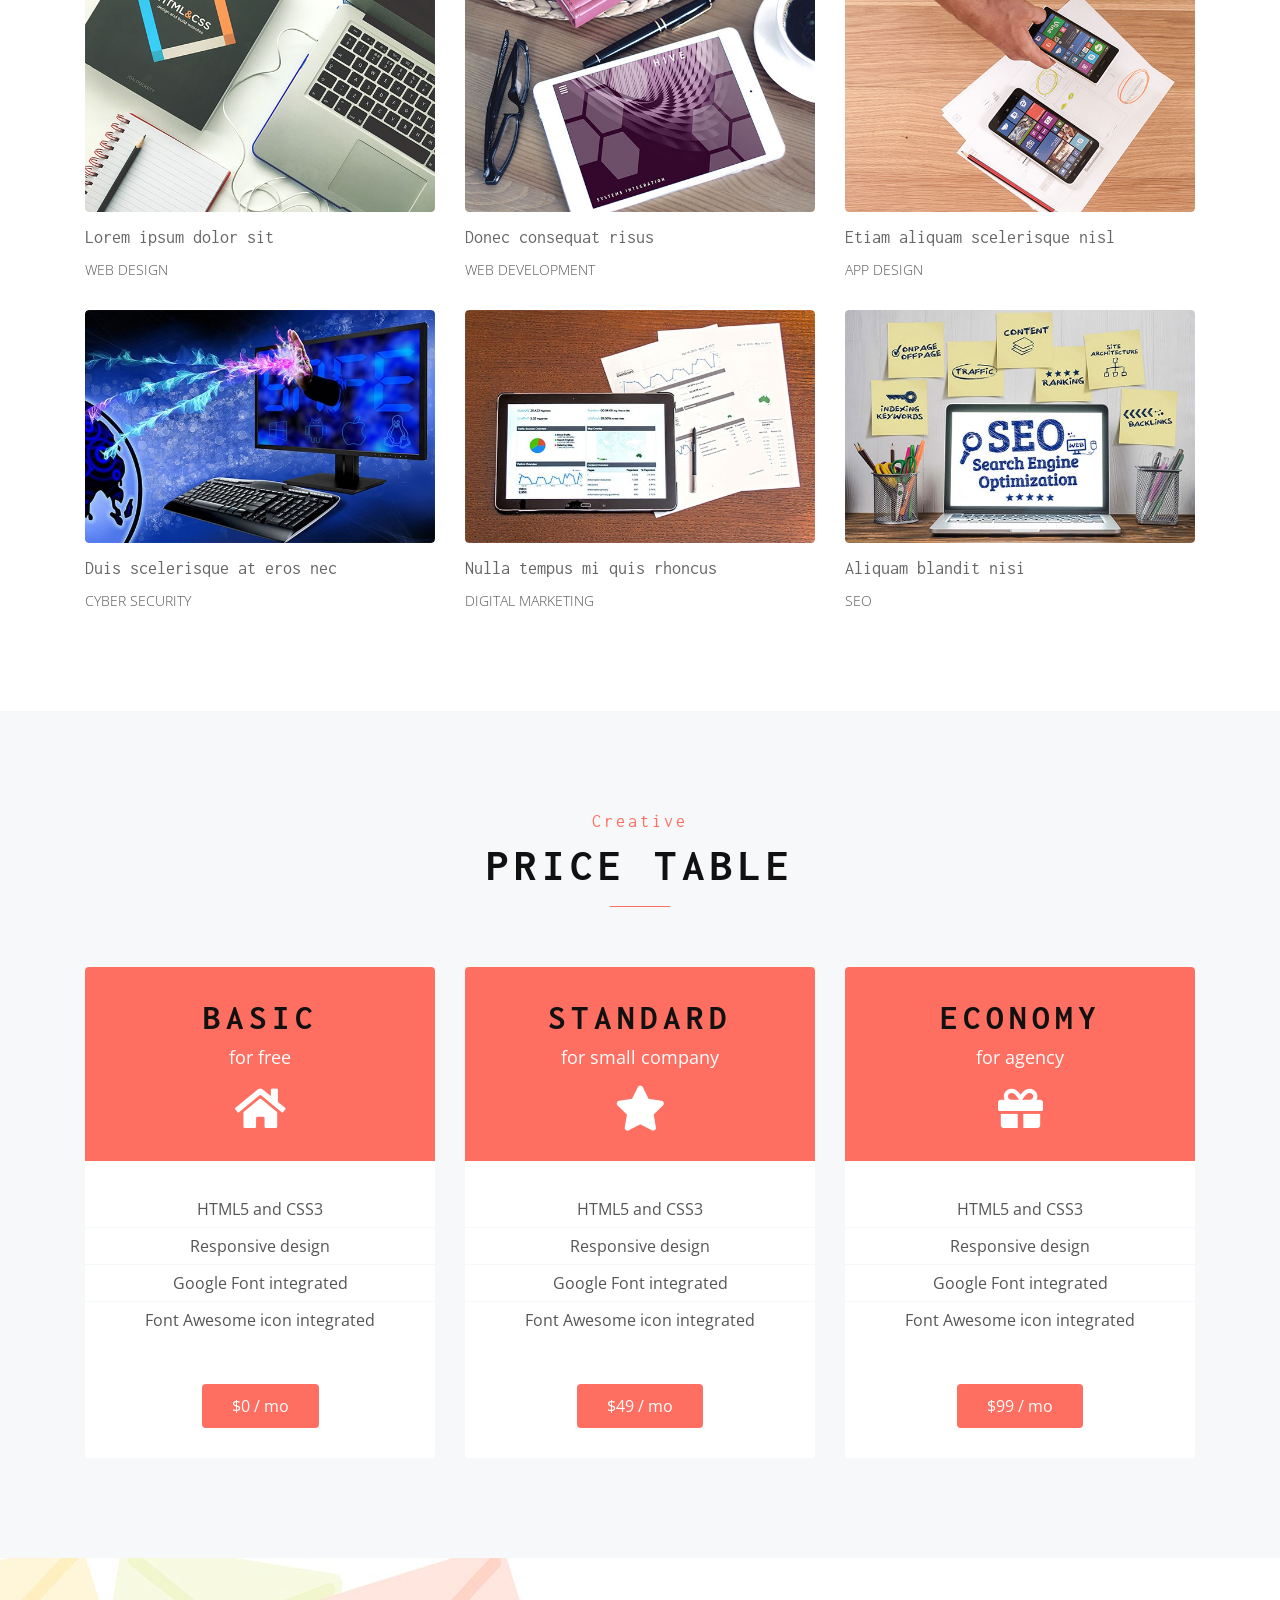
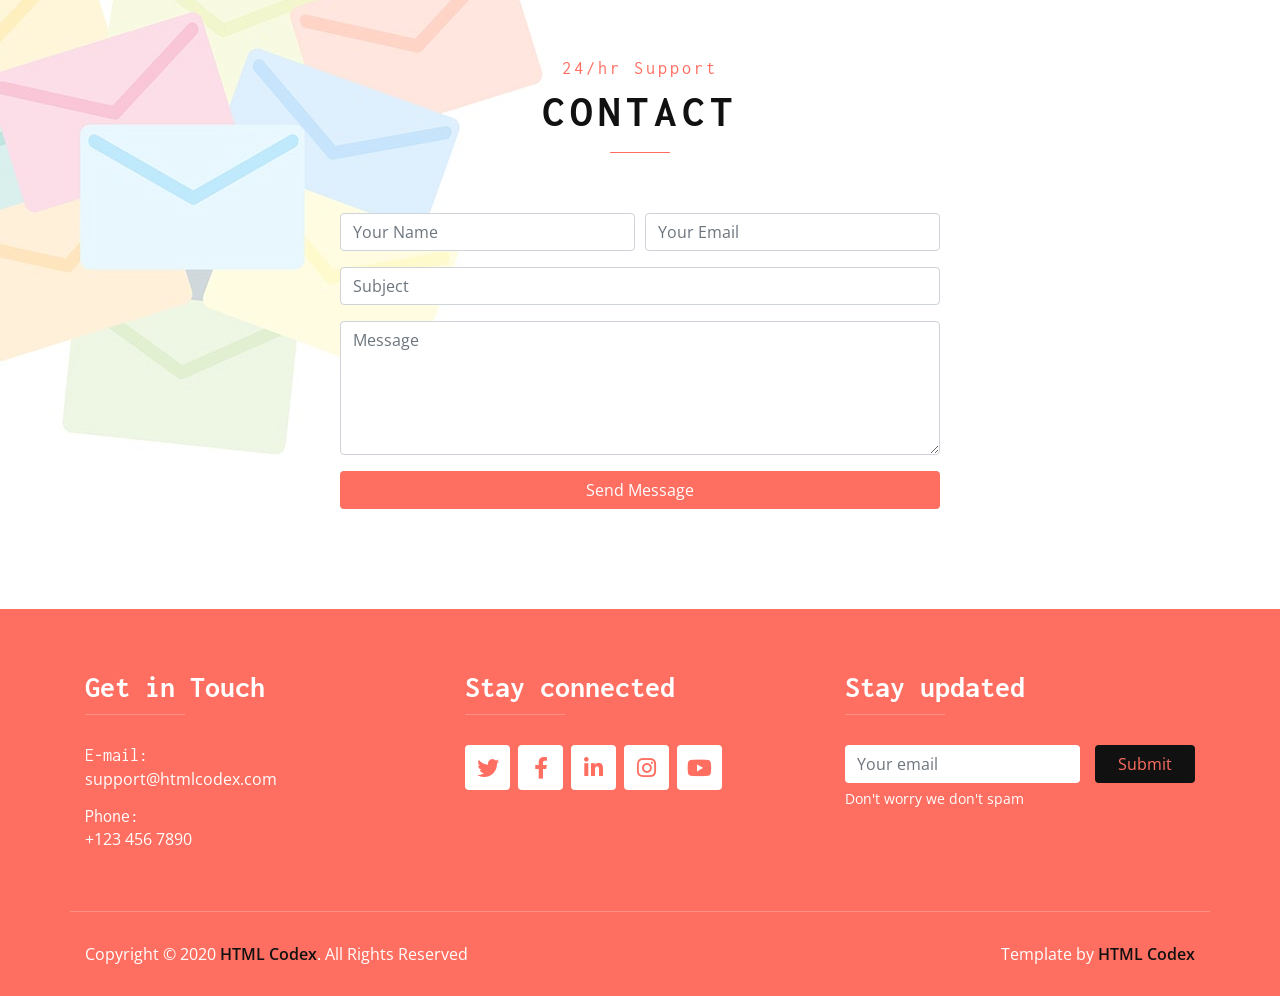
<file: PRO-008/index.html>
<!DOCTYPE html>
<html lang="en">
    <head>
        <meta charset="utf-8">
        <title>HTML Codex - Landing Page HTML Template</title>
        <meta content="width=device-width, initial-scale=1.0" name="viewport">
        <meta content="Landing Page HTML Template" name="keywords">
        <meta content="Landing Page HTML Template" name="description">

        <!-- Favicon -->
        <link rel="apple-touch-icon" sizes="180x180" href="img/favicon/apple-touch-icon.png">
        <link rel="icon" type="image/png" sizes="32x32" href="img/favicon/favicon-32x32.png">
        <link rel="icon" type="image/png" sizes="16x16" href="img/favicon/favicon-16x16.png">
        <link rel="manifest" href="img/favicon/site.webmanifest">

        <!-- Google Font -->
        <link href="https://fonts.googleapis.com/css?family=Inconsolata:400,700|Open+Sans:300,400,600&display=swap" rel="stylesheet">

        <!-- Libraries CSS -->
        <link href="https://stackpath.bootstrapcdn.com/bootstrap/4.4.1/css/bootstrap.min.css" rel="stylesheet">
        <link href="https://cdnjs.cloudflare.com/ajax/libs/font-awesome/5.10.0/css/all.min.css" rel="stylesheet">
        <link href="lib/lightbox/css/lightbox.min.css" rel="stylesheet">

        <!-- Main Stylesheet -->
        <link href="css/style.css" rel="stylesheet">
    </head>

    <body data-spy="scroll" data-target=".navbar" data-offset="51">
        <!-- Nav Start -->
        <div id="nav">
            <div class="container">
                <nav class="navbar navbar-expand-md bg-light navbar-light">
                    <a href="index.html" class="navbar-brand">E Startup</a>
                    <button type="button" class="navbar-toggler" data-toggle="collapse" data-target="#navbarCollapse">
                        <span class="navbar-toggler-icon"></span>
                    </button>

                    <div class="collapse navbar-collapse justify-content-between" id="navbarCollapse">
                        <ul class="navbar-nav ml-auto">
                            <li class="nav-item"><a href="#header" class="nav-link">Home</a></li>
                            <li class="nav-item"><a href="#about" class="nav-link">About</a></li>
                            <li class="nav-item"><a href="#team" class="nav-link">Team</a></li>
                            <li class="nav-item"><a href="#service" class="nav-link">Service</a></li>
                            <li class="nav-item"><a href="#portfolio" class="nav-link">Portfolio</a></li>
                            <li class="nav-item"><a href="#pricing" class="nav-link">Price</a></li>
                            <li class="nav-item"><a href="#contact" class="nav-link">Contact</a></li>
                        </ul>
                    </div>
                </nav>
            </div>
        </div>
        <!-- Nav End -->
        
        <!-- Header Start-->
        <div class="header" id="header">
            <div class="container">
                <h1>Welcome to <span>E Startup</span></h1>
                <p>Powerful multipurpose landing page template</p>
                <a class="btn" href=""><i class="fas fa-link"></i> Read More</a>
            </div>
        </div>
        <!-- Header End-->
        
        <!-- About Start-->
        <div class="about" id="about">
            <div class="container">
                <div class="section-header">
                    <h4>Learn more</h4>
                    <h2>About Us</h2>
                </div>
                <div class="row align-items-center">
                    <div class="col-md-6">
                        <div class="about-img">
                            <img src="img/about.jpg" alt="About Image">
                        </div>
                    </div>
                    <div class="col-md-6">
                        <div class="about-content">
                            <h3>Our Story</h3>
                            <p>
                                Lorem ipsum dolor sit amet, consectetur adipiscing elit. Nullam elementum lobortis neque, et pellentesque risus scelerisque porttitor. Pellentesque felis arcu
                            </p>
                        </div>
                        <div class="about-content">
                            <h3>Our Goal</h3>
                            <p>
                                Donec consequat risus a quam bibendum semper. Aliquam dictum, nulla ullamcorper porttitor dignissim, mauris metus dapibus felis, ac cursus est magna at diam
                            </p>
                        </div>
                    </div>
                </div>
            </div>
        </div>
        <!-- About End -->
        
        <!-- Team Start -->
        <div class="team" id="team">
            <div class="container">
                <div class="section-header">
                    <h4>Meet our</h4>
                    <h2>Team</h2>
                </div>

                <div class="row team-container">
                    <div class="col-lg-3 col-md-4 col-sm-6 team-item">
                        <div class="team-img">
                            <img src="img/team-1.jpg" class="img-fluid" alt="Team Image">
                            <div class="team-link">
                                <a href="https://www.youtube.com/watch?v=h7Z0yKhiB08&pp=ygUFMCBzZWM%3D" title="Twitter"><i class="fab fa-twitter"></i></a>
                                <a href="#" title="Facebook"><i class="fab fa-facebook-f"></i></a>
                                <a href="#" title="Linkedin"><i class="fab fa-linkedin-in"></i></a>
                                <a href="#" title="Instagram"><i class="fab fa-instagram"></i></a>
                                <a href="#" title="Youtube"><i class="fab fa-youtube"></i></a>
                            </div>
                        </div>

                        <div class="team-info">
                            <h4>Abigail Evans</h4>
                            <p>Web Developer</p>
                        </div>
                    </div>

                    <div class="col-lg-3 col-md-4 col-sm-6 team-item">
                        <div class="team-img">
                            <img src="img/team-2.jpg" class="img-fluid" alt="Team Image">
                            <div class="team-link">
                                <a href="#" title="Twitter"><i class="fab fa-twitter"></i></a>
                                <a href="#" title="Facebook"><i class="fab fa-facebook-f"></i></a>
                                <a href="#" title="Linkedin"><i class="fab fa-linkedin-in"></i></a>
                                <a href="#" title="Instagram"><i class="fab fa-instagram"></i></a>
                                <a href="#" title="Youtube"><i class="fab fa-youtube"></i></a>
                            </div>
                        </div>

                        <div class="team-info">
                            <h4>Ryan Bennett</h4>
                            <p>Apps Developer</p>
                        </div>
                    </div>

                    <div class="col-lg-3 col-md-4 col-sm-6 team-item">
                        <div class="team-img">
                            <img src="img/team-3.jpg" class="img-fluid" alt="Team Image">
                            <div class="team-link">
                                <a href="#" title="Twitter"><i class="fab fa-twitter"></i></a>
                                <a href="#" title="Facebook"><i class="fab fa-facebook-f"></i></a>
                                <a href="#" title="Linkedin"><i class="fab fa-linkedin-in"></i></a>
                                <a href="#" title="Instagram"><i class="fab fa-instagram"></i></a>
                                <a href="#" title="Youtube"><i class="fab fa-youtube"></i></a>
                            </div>
                        </div>

                        <div class="team-info">
                            <h4>Ella Bradley</h4>
                            <p>Digital Marketer</p>
                        </div>
                    </div>

                    <div class="col-lg-3 col-md-4 col-sm-6 team-item">
                        <div class="team-img">
                            <img src="img/team-4.jpg" class="img-fluid" alt="Team Image">
                            <div class="team-link">
                                <a href="#" title="Twitter"><i class="fab fa-twitter"></i></a>
                                <a href="#" title="Facebook"><i class="fab fa-facebook-f"></i></a>
                                <a href="#" title="Linkedin"><i class="fab fa-linkedin-in"></i></a>
                                <a href="#" title="Instagram"><i class="fab fa-instagram"></i></a>
                                <a href="#" title="Youtube"><i class="fab fa-youtube"></i></a>
                            </div>
                        </div>

                        <div class="team-info">
                            <h4>Leo Fitzgerald</h4>
                            <p>SEO Expert</p>
                        </div>
                    </div>
                </div>
            </div>
        </div>
        <!-- Team End -->
        
        <!-- Service Start -->
        <div class="service" id="service">
            <div class="container">
                <div class="section-header">
                    <span class="glyphicon glyphicon-asterisk"></span>
                    <h4>World class</h4>
                    <h2>Services</h2>
                </div>
                <div class="row align-items-center">
                    <div class="col-md-6">
                        <div class="service-img">
                            <img src="img/service-1.jpg" alt="Service Image">
                        </div>
                    </div>
                    <div class="col-md-6">
                        <div class="service-detail">
                            <h3><i class="fas fa-laptop"></i>Web Development</h3>
                            <ul class="list-group list-group-flush">
                                <li class="list-group-item">Lorem ipsum dolor sit amet</li>
                                <li class="list-group-item">Donec consequat risus a quam bibendum semper</li>
                                <li class="list-group-item">Aenean fermentum sit amet dui a iaculis</li>
                                <li class="list-group-item">Nulla mi dui vestibulum a accumsan a varius sed enim</li>
                                <li class="list-group-item">Duis scelerisque at eros</li>
                            </ul>
                        </div>
                    </div>
                </div>
                <div class="row align-items-center"> 
                    <div class="col-md-6 d-md-none d-sm-block">
                        <div class="service-img">
                            <img src="img/service-2.jpg" alt="Service Image">
                        </div>
                    </div>
                    <div class="col-md-6">
                        <div class="service-detail">
                            <h3><i class="fas fa-mobile-alt"></i>Apps Development</h3>
                            <ul class="list-group list-group-flush">
                                <li class="list-group-item">Lorem ipsum dolor sit amet</li>
                                <li class="list-group-item">Donec consequat risus a quam bibendum semper</li>
                                <li class="list-group-item">Aenean fermentum sit amet dui a iaculis</li>
                                <li class="list-group-item">Nulla mi dui vestibulum a accumsan a varius sed enim</li>
                                <li class="list-group-item">Duis scelerisque at eros</li>
                            </ul>
                        </div>
                    </div>
                    <div class="col-md-6 d-sm-none d-md-block">
                        <div class="service-img">
                            <img src="img/service-2.jpg" alt="Service Image">
                        </div>
                    </div>
                </div>
                <div class="row align-items-center">
                    <div class="col-md-6">
                        <div class="service-img">
                            <img src="img/service-3.jpg" alt="Service Image">
                        </div>
                    </div>
                    <div class="col-md-6">
                        <div class="service-detail">
                            <h3><i class="fas fa-shield-alt"></i>Online Security</h3>
                            <ul class="list-group list-group-flush">
                                <li class="list-group-item">Lorem ipsum dolor sit amet</li>
                                <li class="list-group-item">Donec consequat risus a quam bibendum semper</li>
                                <li class="list-group-item">Aenean fermentum sit amet dui a iaculis</li>
                                <li class="list-group-item">Nulla mi dui vestibulum a accumsan a varius sed enim</li>
                                <li class="list-group-item">Duis scelerisque at eros</li>
                            </ul>
                        </div>
                    </div>
                </div>
                <div class="row align-items-center">
                    <div class="col-md-6 d-md-none d-sm-block">
                        <div class="service-img">
                            <img src="img/service-4.jpg" alt="Service Image">
                        </div>
                    </div>
                    <div class="col-md-6">
                        <div class="service-detail">
                            <h3><i class="fas fa-envelope-open-text"></i>Digital Marketing</h3>
                            <ul class="list-group list-group-flush">
                                <li class="list-group-item">Lorem ipsum dolor sit amet</li>
                                <li class="list-group-item">Donec consequat risus a quam bibendum semper</li>
                                <li class="list-group-item">Aenean fermentum sit amet dui a iaculis</li>
                                <li class="list-group-item">Nulla mi dui vestibulum a accumsan a varius sed enim</li>
                                <li class="list-group-item">Duis scelerisque at eros</li>
                            </ul>
                        </div>
                    </div>
                    <div class="col-md-6 d-sm-none d-md-block">
                        <div class="service-img">
                            <img src="img/service-4.jpg" alt="Service Image">
                        </div>
                    </div>
                </div>
            </div>
        </div>
        <!-- Service End -->

        <!-- Call To Action Start -->
        <div class="call-to-action">
            <div class="container text-center">
                <div class="section-header">
                    <h4>Call to action</h4>
                    <h2>Call us</h2>
                </div>
                <a class="btn" href="#"><i class="fas fa-phone-alt"></i>Click to Call</a>
            </div>
        </div>
        <!-- Call To Action End -->

        <!-- Portfolio Start -->
        <div class="portfolio" id="portfolio">
            <div class="container">
                <div class="section-header">
                    <h4>Creative</h4>
                    <h2>Works</h2>
                </div>

                <div class="row portfolio-container">
                    <div class="col-lg-4 col-md-6 portfolio-item">
                        <div class="portfolio-img">
                            <img src="img/portfolio-1.jpg" class="img-fluid" alt="Portfolio">
                            <div class="portfolio-link">
                                <a href="img/portfolio-1.jpg" data-lightbox="portfolio" data-title="Lorem ipsum dolor" title="Preview"><i class="fas fa-eye"></i></a>
                                <a href="" title="More Details"><i class="fas fa-link"></i></a>
                            </div>
                        </div>

                        <div class="portfolio-info">
                            <h4>Lorem ipsum dolor sit</h4>
                            <p>Web Design</p>
                        </div>
                    </div>

                    <div class="col-lg-4 col-md-6 portfolio-item">
                        <div class="portfolio-img">
                            <img src="img/portfolio-2.jpg" class="img-fluid" alt="Portfolio">
                            <div class="portfolio-link">
                                <a href="img/portfolio-2.jpg" data-lightbox="portfolio" data-title="Nulla ullamcorper pharetra" title="Preview"><i class="fas fa-eye"></i></a>
                                <a href="" title="More Details"><i class="fas fa-link"></i></a>
                            </div>
                        </div>

                        <div class="portfolio-info">
                            <h4>Donec consequat risus</h4>
                            <p>Web Development</p>
                        </div>
                    </div>

                    <div class="col-lg-4 col-md-6 portfolio-item">
                        <div class="portfolio-img">
                            <img src="img/portfolio-3.jpg" class="img-fluid" alt="Portfolio">
                            <div class="portfolio-link">
                                <a href="img/portfolio-3.jpg" data-lightbox="portfolio" data-title="Phasellus eget dictum" title="Preview"><i class="fas fa-eye"></i></a>
                                <a href="" title="More Details"><i class="fas fa-link"></i></a>
                            </div>
                        </div>

                        <div class="portfolio-info">
                            <h4>Etiam aliquam scelerisque nisl</h4>
                            <p>App Design</p>
                        </div>
                    </div>

                    <div class="col-lg-4 col-md-6 portfolio-item">
                        <div class="portfolio-img">
                            <img src="img/portfolio-4.jpg" class="img-fluid" alt="Portfolio">
                            <div class="portfolio-link">
                                <a href="img/portfolio-4.jpg" data-lightbox="portfolio" data-title="Lorem ipsum dolor" title="Preview"><i class="fas fa-eye"></i></a>
                                <a href="" title="More Details"><i class="fas fa-link"></i></a>
                            </div>
                        </div>

                        <div class="portfolio-info">
                            <h4>Duis scelerisque at eros nec</h4>
                            <p>Cyber Security</p>
                        </div>
                    </div>

                    <div class="col-lg-4 col-md-6 portfolio-item">
                        <div class="portfolio-img">
                            <img src="img/portfolio-5.jpg" class="img-fluid" alt="Portfolio">
                            <div class="portfolio-link">
                                <a href="img/portfolio-5.jpg" data-lightbox="portfolio" data-title="Nulla ullamcorper pharetra" title="Preview"><i class="fas fa-eye"></i></a>
                                <a href="" title="More Details"><i class="fas fa-link"></i></a>
                            </div>
                        </div>

                        <div class="portfolio-info">
                            <h4>Nulla tempus mi quis rhoncus</h4>
                            <p>Digital Marketing</p>
                        </div>
                    </div>

                    <div class="col-lg-4 col-md-6 portfolio-item">
                        <div class="portfolio-img">
                            <img src="img/portfolio-6.jpg" class="img-fluid" alt="Portfolio">
                            <div class="portfolio-link">
                                <a href="img/portfolio-6.jpg" data-lightbox="portfolio" data-title="Phasellus eget dictum" title="Preview"><i class="fas fa-eye"></i></a>
                                <a href="" title="More Details"><i class="fas fa-link"></i></a>
                            </div>
                        </div>

                        <div class="portfolio-info">
                            <h4>Aliquam blandit nisi</h4>
                            <p>SEO</p>
                        </div>
                    </div>
                </div>
            </div>
        </div>
        <!-- Portfolio End -->
        
        <!--Pricing start-->
        <div class="pricing" id="pricing">
            <div class="container">
                <div class="section-header">
                    <h4>Creative</h4>
                    <h2>Price Table</h2>
                </div>
                <div class="row">
                    <div class="col-md-4">
                        <div class="price-content">
                            <div class="price-plan">
                                <h3>Basic</h3>
                                <p>for free</p>
                                <i class="fas fa-home"></i>
                            </div>
                            <ul class="price-details">
                                <li>HTML5 and CSS3</li>
                                <li>Responsive design</li>
                                <li>Google Font integrated</li>
                                <li>Font Awesome icon integrated</li>
                            </ul>
                            <a href="#" class="btn">$0 / mo</a>
                        </div>
                    </div>
                    <div class="col-md-4">
                        <div class="price-content">
                            <div class="price-plan">
                                <h3>Standard</h3>
                                <p>for small company</p>
                                <i class="fas fa-star"></i>
                            </div>
                            <ul class="price-details">
                                <li>HTML5 and CSS3</li>
                                <li>Responsive design</li>
                                <li>Google Font integrated</li>
                                <li>Font Awesome icon integrated</li>
                            </ul>
                            <a href="#" class="btn">$49 / mo</a>
                        </div>
                    </div>
                    <div class="col-md-4">
                        <div class="price-content">
                            <div class="price-plan">
                                <h3>Economy</h3>
                                <p>for agency</p>
                                <i class="fas fa-gift"></i>
                            </div>
                            <ul class="price-details">
                                <li>HTML5 and CSS3</li>
                                <li>Responsive design</li>
                                <li>Google Font integrated</li>
                                <li>Font Awesome icon integrated</li>
                            </ul>
                            <a href="#" class="btn">$99 / mo</a>
                        </div>
                    </div>
                </div>
            </div>
        </div>
        <!--Pricing End-->

        <!-- Contact Start -->
        <div class="contact" id="contact">
            <div class="container">
                <div class="section-header">
                    <h4>24/hr Support</h4>
                    <h2>Contact</h2>
                </div>

                <div class="row">
                    <div class="col-md-12">
                        <div class="contact-form">
                            <form>
                                <div class="form-row">
                                    <div class="form-group col-sm-6">
                                        <input type="text" class="form-control" placeholder="Your Name" />
                                    </div>
                                    <div class="form-group col-sm-6">
                                        <input type="email" class="form-control" placeholder="Your Email" />
                                    </div>
                                </div>
                                <div class="form-group">
                                    <input type="text" class="form-control" placeholder="Subject" />
                                </div>
                                <div class="form-group">
                                    <textarea class="form-control" rows="5" placeholder="Message"></textarea>
                                </div>
                                <div><button class="btn" type="submit">Send Message</button></div>
                            </form>
                        </div>
                    </div>
                </div>
            </div>
        </div>
        <!-- Contact End -->

        <!-- Footer Start -->
        <div class="footer">
            <div class="container">
                <div class="row footer-top">
                    <div class="col-md-4">
                        <h2>Get in Touch</h2>
                        <div class="contact-info">
                            <h4>E-mail:</h4>
                            <p>support@htmlcodex.com</p>
                            <h4>Phone:</h4>
                            <p>+123 456 7890</p>
                        </div>
                    </div>
                    <div class="col-md-4">
                        <h2>Stay connected</h2>
                        <div class="social-links">
                            <a href="#"><i class="fab fa-twitter"></i></a>
                            <a href="#"><i class="fab fa-facebook-f"></i></a>
                            <a href="#"><i class="fab fa-linkedin-in"></i></a>
                            <a href="#"><i class="fab fa-instagram"></i></a>
                            <a href="#"><i class="fab fa-youtube"></i></a>
                        </div>
                    </div>
                    <div class="col-md-4">
                        <h2>Stay updated</h2>
                        <div class="subscribe">
                            <form>
                                <input type="email" class="form-control" placeholder="Your email" />
                                <button class="btn" type="submit">Submit</button>
                                <label>Don't worry we don't spam</label>
                            </form>
                        </div>
                    </div>
                </div>
                <div class="row footer-bottom">
                    <div class="col-md-6 copyright">
                        Copyright &copy; 2020 <a href="https://htmlcodex.com">HTML Codex</a>. All Rights Reserved
                    </div>
                    <div class="col-md-6 credit">
                        Template by <a href="https://htmlcodex.com">HTML Codex</a>
                    </div>
                </div>
            </div>
        </div>
        <!-- Footer End -->

        <a href="#" class="back-to-top"><i class="fas fa-angle-up"></i></a>

        <!-- Libraries JS -->
        <script src="https://code.jquery.com/jquery-3.4.1.min.js"></script>
        <script src="https://stackpath.bootstrapcdn.com/bootstrap/4.4.1/js/bootstrap.min.js"></script>
        <script src="lib/easing/easing.min.js"></script>
        <script src="lib/lightbox/js/lightbox.min.js"></script>

        <!-- Main Javascript -->
        <script src="js/main.js"></script>

    </body>
</html>
</file>
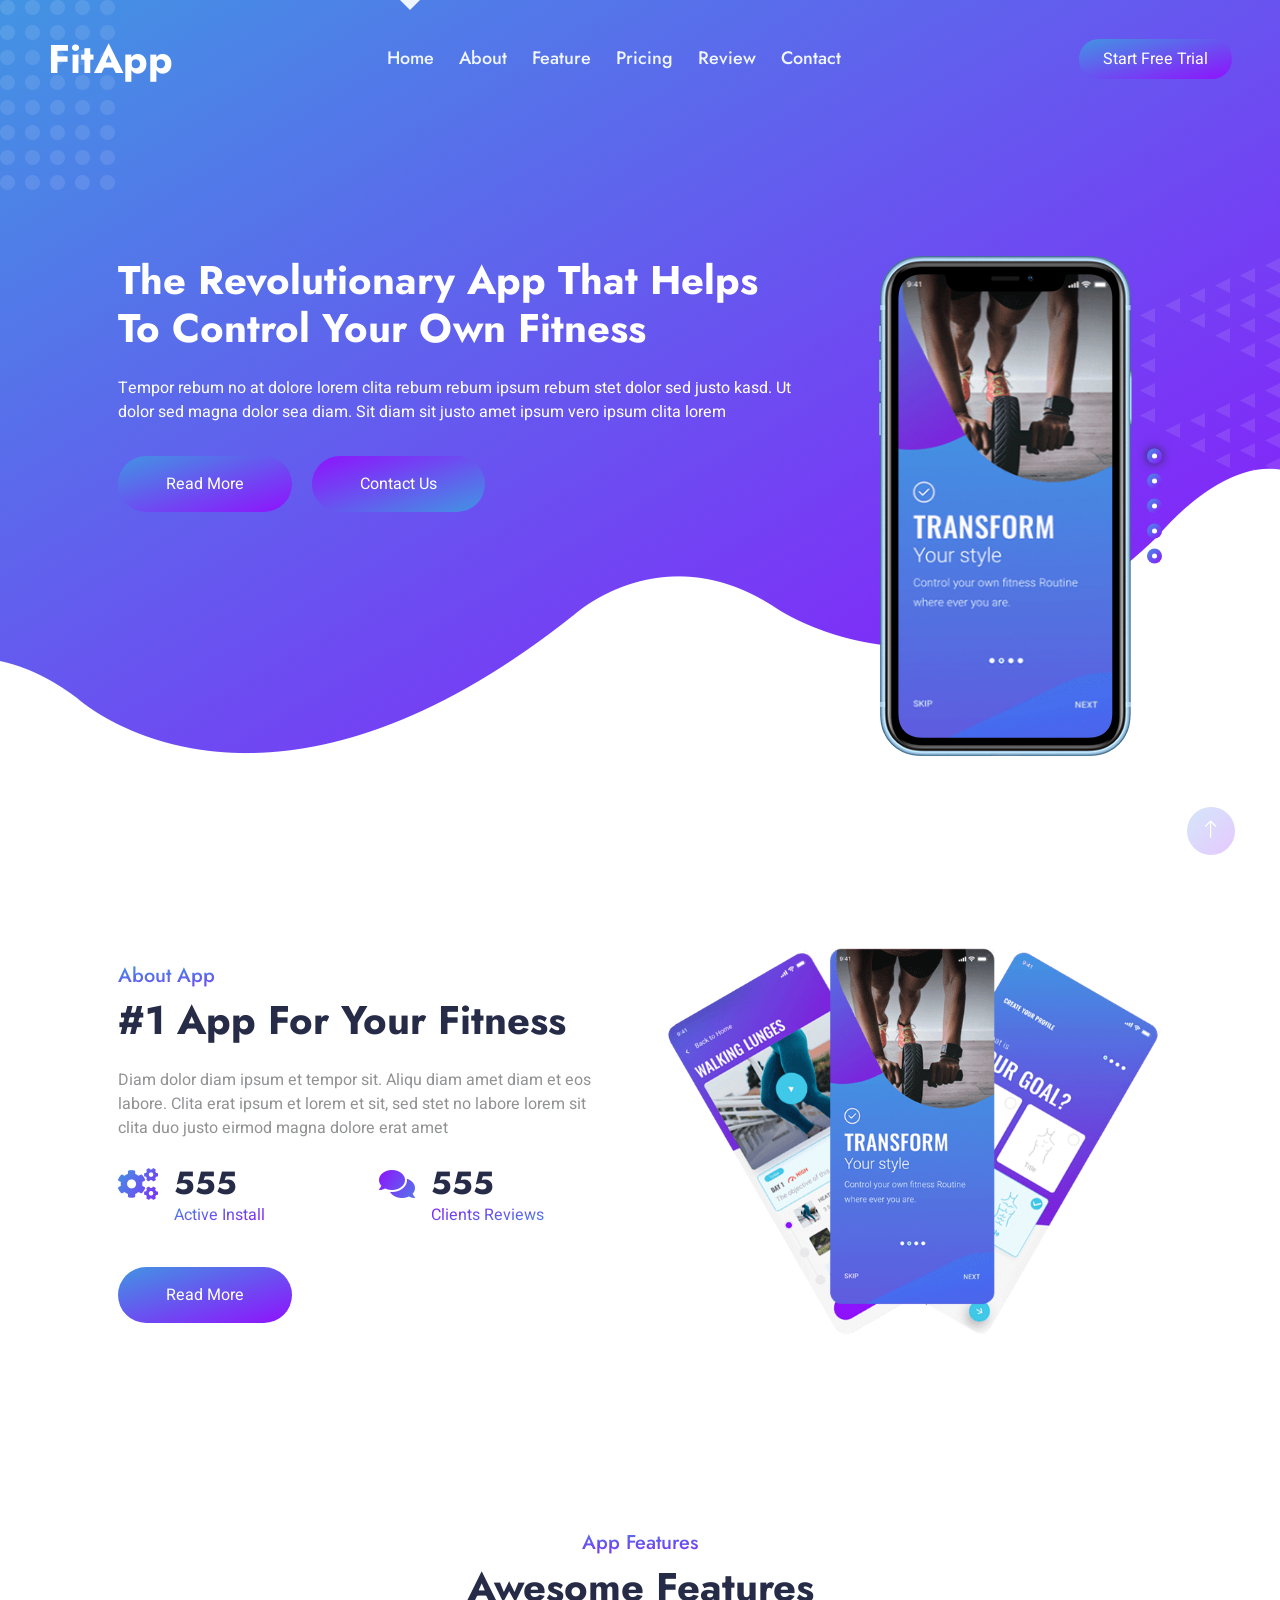
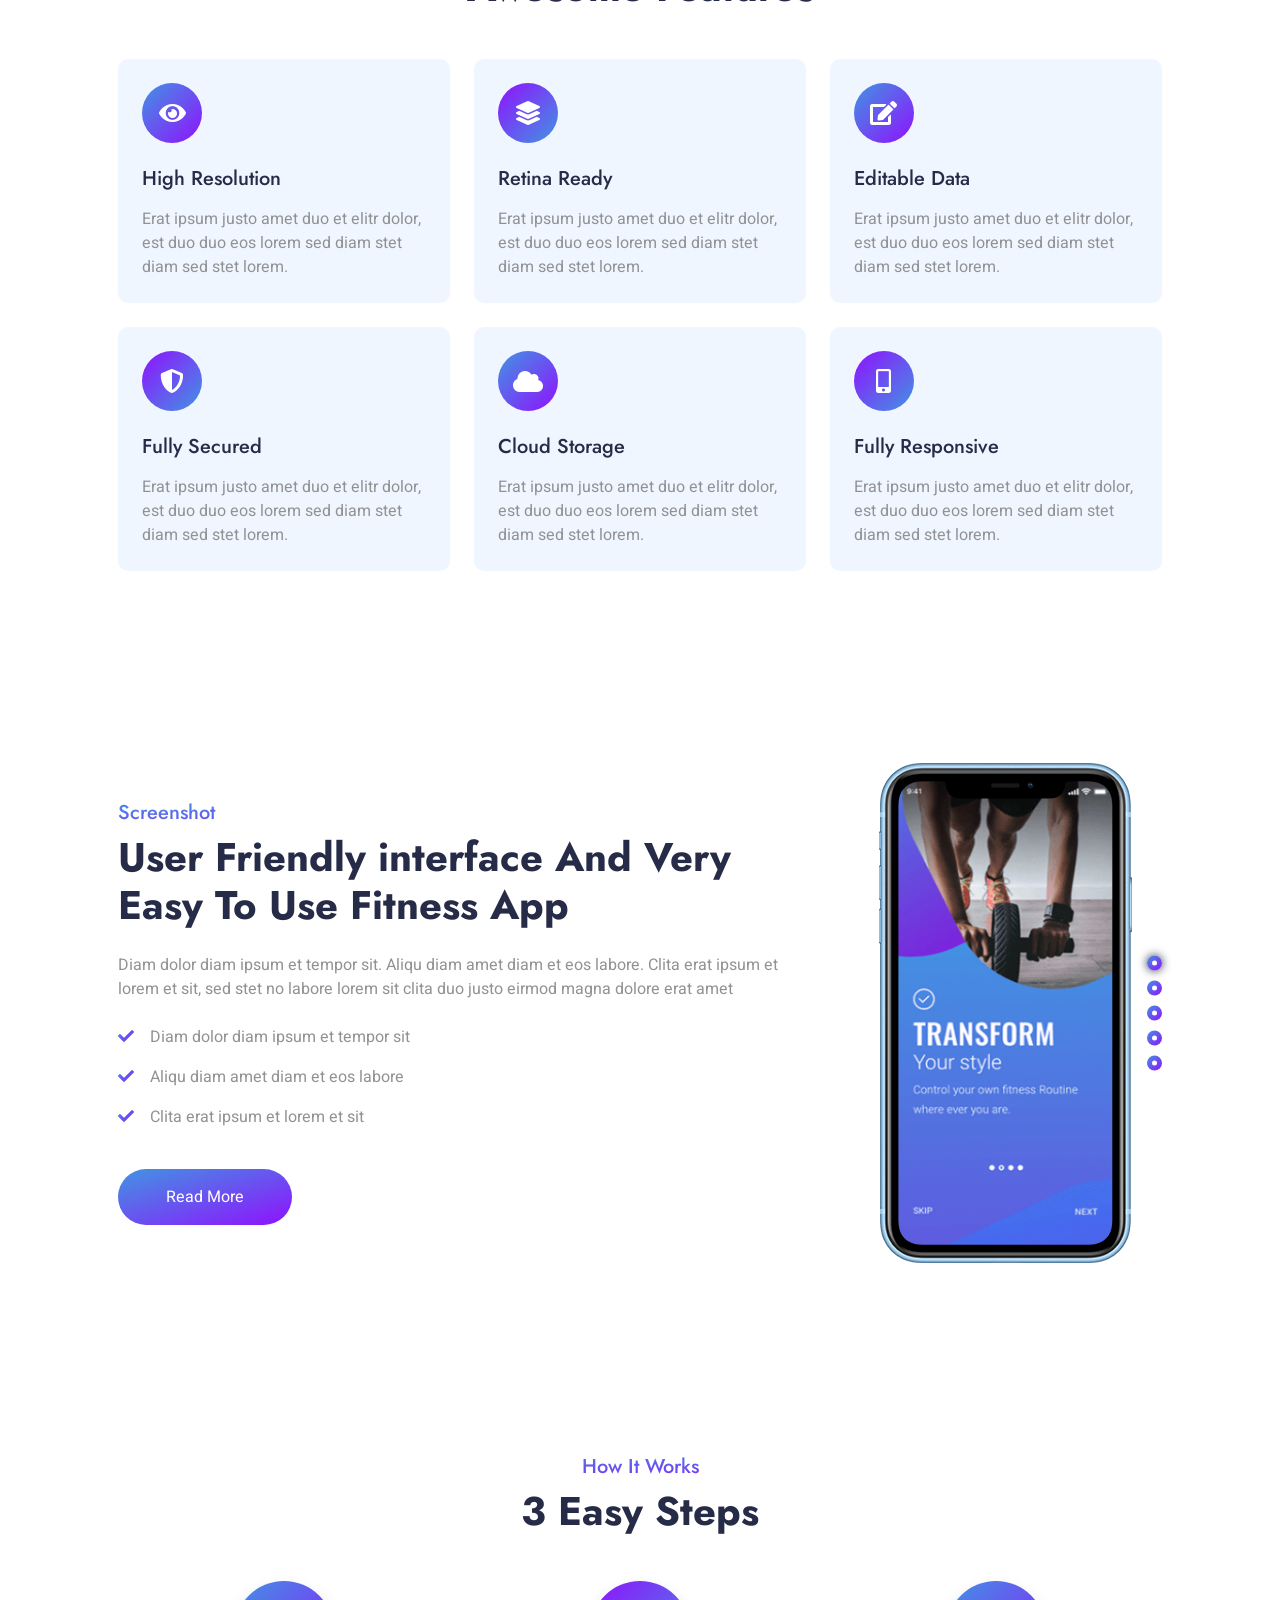
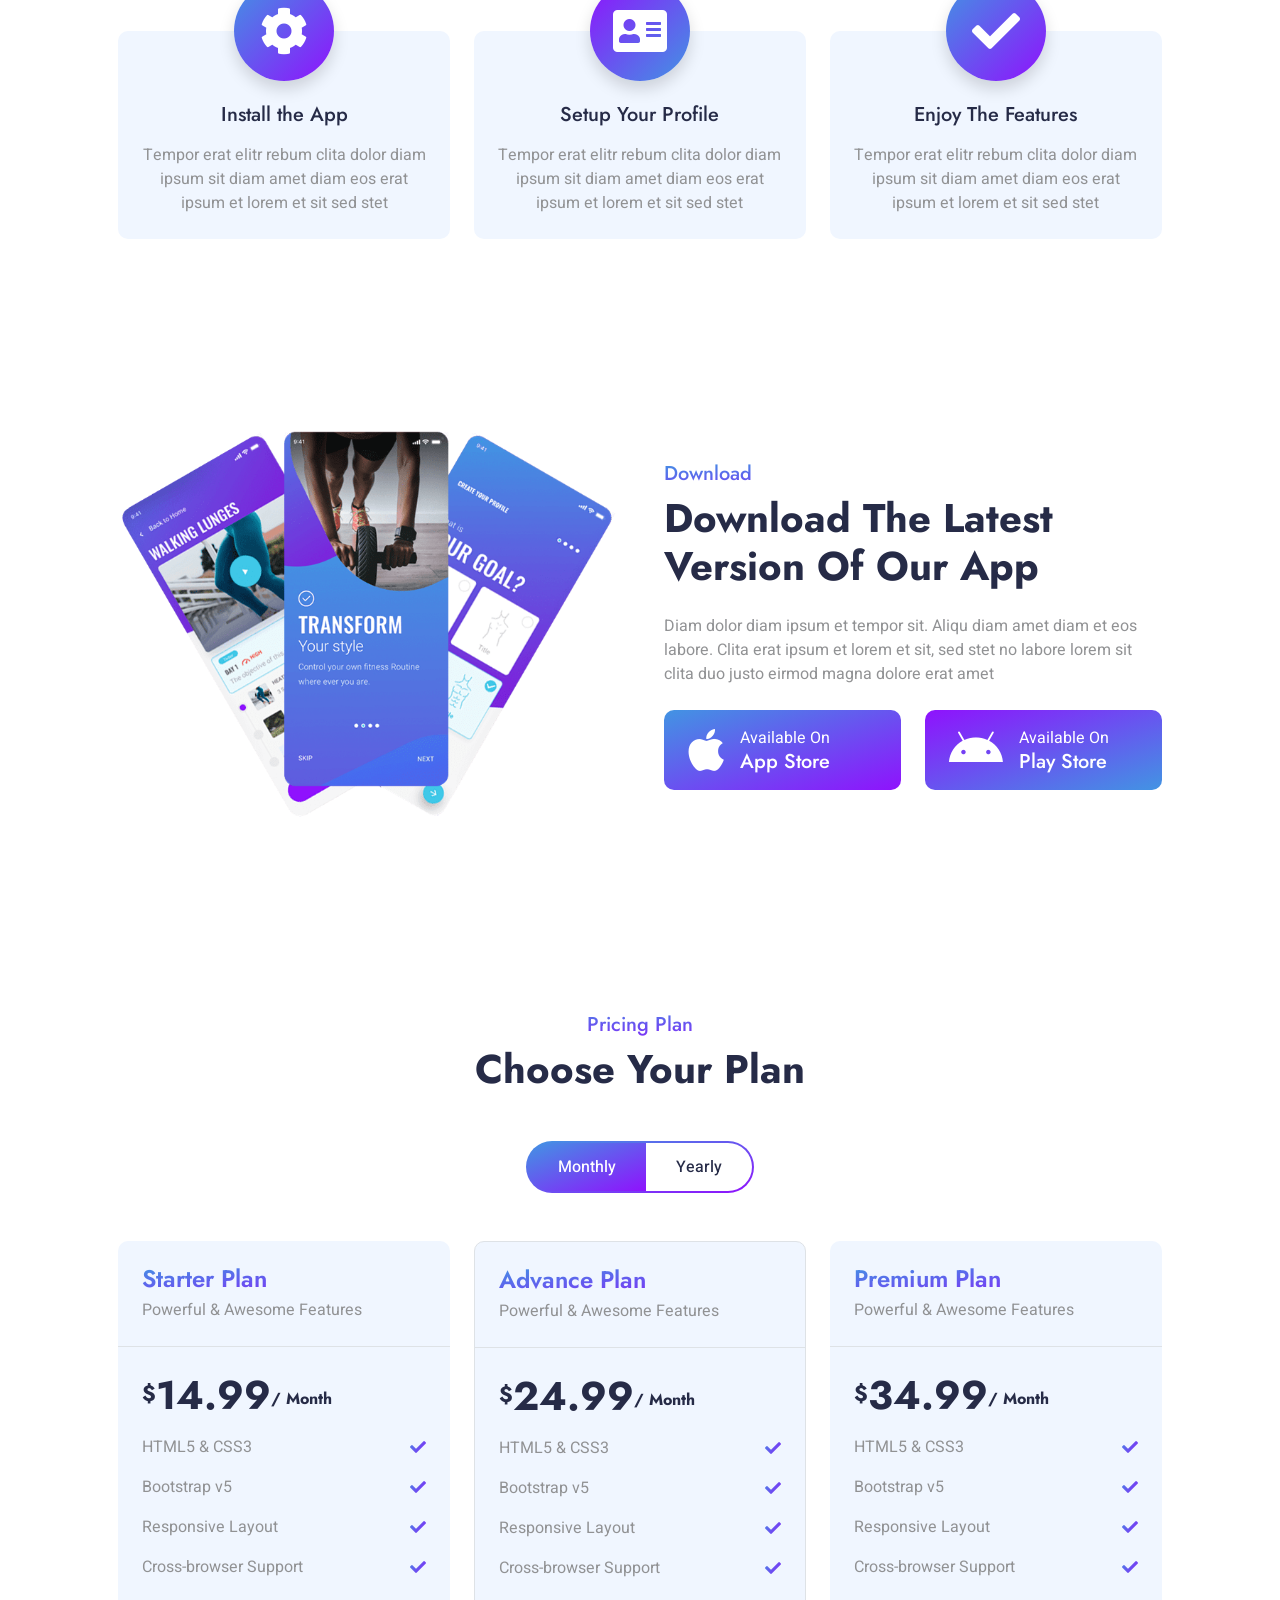
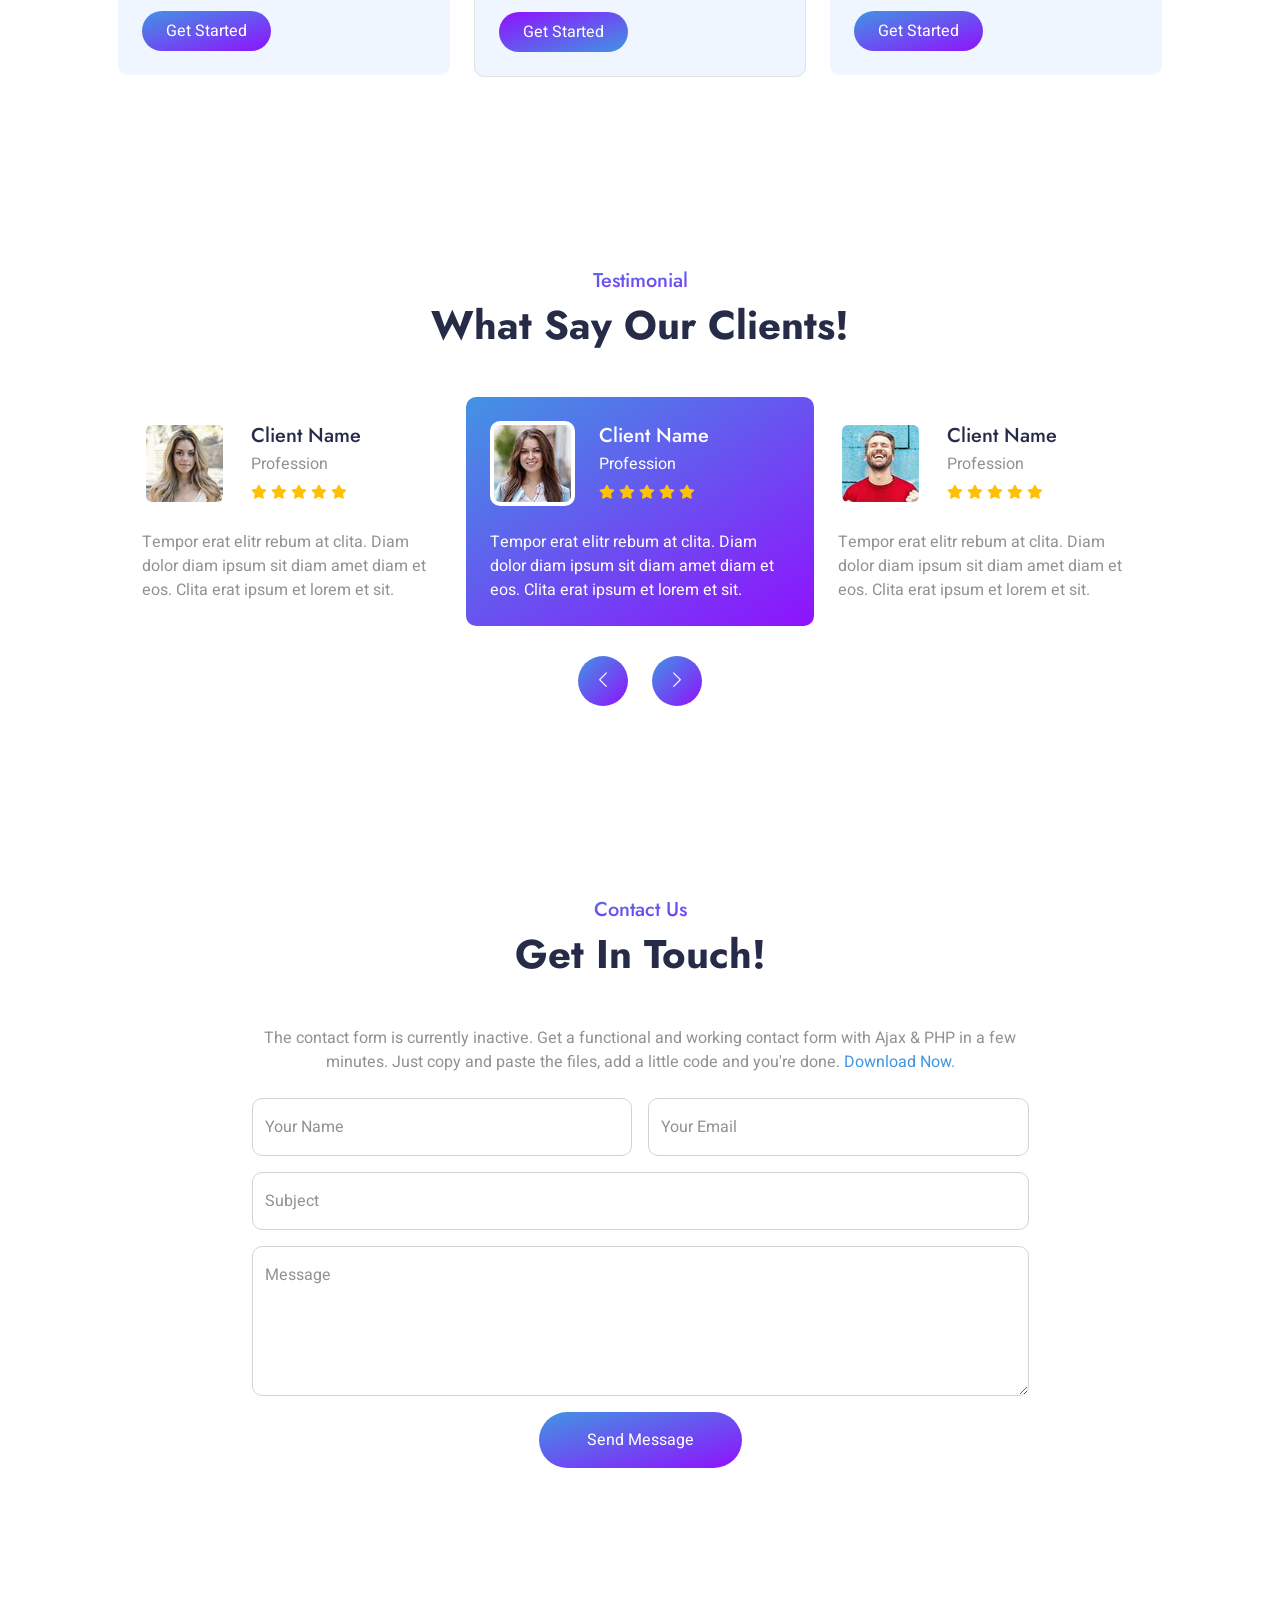
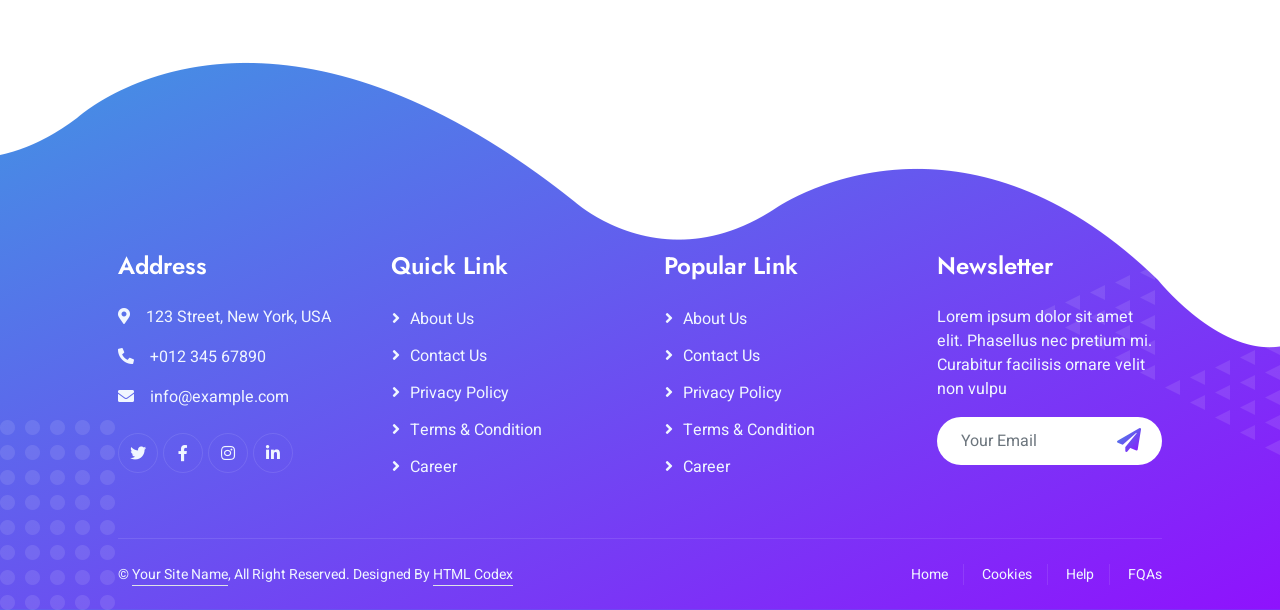
<file: PRO-009/index.html>
<!DOCTYPE html>
<html lang="en">

<head>
    <meta charset="utf-8">
    <title>FitApp - Mobile App HTML Template</title>
    <meta content="width=device-width, initial-scale=1.0" name="viewport">
    <meta content="" name="keywords">
    <meta content="" name="description">

    <!-- Favicon -->
    <link href="img/favicon.ico" rel="icon">

    <!-- Google Web Fonts -->
    <link rel="preconnect" href="https://fonts.googleapis.com">
    <link rel="preconnect" href="https://fonts.gstatic.com" crossorigin>
    <link href="https://fonts.googleapis.com/css2?family=Heebo:wght@400;500&family=Jost:wght@500;600;700&display=swap" rel="stylesheet"> 

    <!-- Icon Font Stylesheet -->
    <link href="https://cdnjs.cloudflare.com/ajax/libs/font-awesome/5.10.0/css/all.min.css" rel="stylesheet">
    <link href="https://cdn.jsdelivr.net/npm/bootstrap-icons@1.4.1/font/bootstrap-icons.css" rel="stylesheet">

    <!-- Libraries Stylesheet -->
    <link href="lib/animate/animate.min.css" rel="stylesheet">
    <link href="lib/owlcarousel/assets/owl.carousel.min.css" rel="stylesheet">

    <!-- Customized Bootstrap Stylesheet -->
    <link href="css/bootstrap.min.css" rel="stylesheet">

    <!-- Template Stylesheet -->
    <link href="css/style.css" rel="stylesheet">
</head>

<body data-bs-spy="scroll" data-bs-target=".navbar" data-bs-offset="51">
    <div class="container-xxl bg-white p-0">
        <!-- Spinner Start -->
        <div id="spinner" class="show bg-white position-fixed translate-middle w-100 vh-100 top-50 start-50 d-flex align-items-center justify-content-center">
            <div class="spinner-grow text-primary" style="width: 3rem; height: 3rem;" role="status">
                <span class="sr-only">Loading...</span>
            </div>
        </div>
        <!-- Spinner End -->


        <!-- Navbar & Hero Start -->
        <div class="container-xxl position-relative p-0" id="home">
            <nav class="navbar navbar-expand-lg navbar-light px-4 px-lg-5 py-3 py-lg-0">
                <a href="" class="navbar-brand p-0">
                    <h1 class="m-0">FitApp</h1>
                    <!-- <img src="img/logo.png" alt="Logo"> -->
                </a>
                <button class="navbar-toggler" type="button" data-bs-toggle="collapse" data-bs-target="#navbarCollapse">
                    <span class="fa fa-bars"></span>
                </button>
                <div class="collapse navbar-collapse" id="navbarCollapse">
                    <div class="navbar-nav mx-auto py-0">
                        <a href="#home" class="nav-item nav-link active">Home</a>
                        <a href="#about" class="nav-item nav-link">About</a>
                        <a href="#feature" class="nav-item nav-link">Feature</a>
                        <a href="#pricing" class="nav-item nav-link">Pricing</a>
                        <a href="#review" class="nav-item nav-link">Review</a>
                        <a href="#contact" class="nav-item nav-link">Contact</a>
                    </div>
                    <a href="" class="btn btn-primary-gradient rounded-pill py-2 px-4 ms-3 d-none d-lg-block">Start Free Trial</a>
                </div>
            </nav>

            <div class="container-xxl bg-primary hero-header">
                <div class="container px-lg-5">
                    <div class="row g-5">
                        <div class="col-lg-8 text-center text-lg-start">
                            <h1 class="text-white mb-4 animated slideInDown">The Revolutionary App That Helps To Control Your Own Fitness</h1>
                            <p class="text-white pb-3 animated slideInDown">Tempor rebum no at dolore lorem clita rebum rebum ipsum rebum stet dolor sed justo kasd. Ut dolor sed magna dolor sea diam. Sit diam sit justo amet ipsum vero ipsum clita lorem</p>
                            <a href="" class="btn btn-primary-gradient py-sm-3 px-4 px-sm-5 rounded-pill me-3 animated slideInLeft">Read More</a>
                            <a href="" class="btn btn-secondary-gradient py-sm-3 px-4 px-sm-5 rounded-pill animated slideInRight">Contact Us</a>
                        </div>
                        <div class="col-lg-4 d-flex justify-content-center justify-content-lg-end wow fadeInUp" data-wow-delay="0.3s">
                            <div class="owl-carousel screenshot-carousel">
                                <img class="img-fluid" src="img/screenshot-1.png" alt="">
                                <img class="img-fluid" src="img/screenshot-2.png" alt="">
                                <img class="img-fluid" src="img/screenshot-3.png" alt="">
                                <img class="img-fluid" src="img/screenshot-4.png" alt="">
                                <img class="img-fluid" src="img/screenshot-5.png" alt="">
                            </div>
                        </div>
                    </div>
                </div>
            </div>
        </div>
        <!-- Navbar & Hero End -->


        <!-- About Start -->
        <div class="container-xxl py-5" id="about">
            <div class="container py-5 px-lg-5">
                <div class="row g-5 align-items-center">
                    <div class="col-lg-6 wow fadeInUp" data-wow-delay="0.1s">
                        <h5 class="text-primary-gradient fw-medium">About App</h5>
                        <h1 class="mb-4">#1 App For Your Fitness</h1>
                        <p class="mb-4">Diam dolor diam ipsum et tempor sit. Aliqu diam amet diam et eos labore. Clita erat ipsum et lorem et sit, sed stet no labore lorem sit clita duo justo eirmod magna dolore erat amet</p>
                        <div class="row g-4 mb-4">
                            <div class="col-sm-6 wow fadeIn" data-wow-delay="0.5s">
                                <div class="d-flex">
                                    <i class="fa fa-cogs fa-2x text-primary-gradient flex-shrink-0 mt-1"></i>
                                    <div class="ms-3">
                                        <h2 class="mb-0" data-toggle="counter-up">1234</h2>
                                        <p class="text-primary-gradient mb-0">Active Install</p>
                                    </div>
                                </div>
                            </div>
                            <div class="col-sm-6 wow fadeIn" data-wow-delay="0.7s">
                                <div class="d-flex">
                                    <i class="fa fa-comments fa-2x text-secondary-gradient flex-shrink-0 mt-1"></i>
                                    <div class="ms-3">
                                        <h2 class="mb-0" data-toggle="counter-up">1234</h2>
                                        <p class="text-secondary-gradient mb-0">Clients Reviews</p>
                                    </div>
                                </div>
                            </div>
                        </div>
                        <a href="" class="btn btn-primary-gradient py-sm-3 px-4 px-sm-5 rounded-pill mt-3">Read More</a>
                    </div>
                    <div class="col-lg-6">
                        <img class="img-fluid wow fadeInUp" data-wow-delay="0.5s" src="img/about.png">
                    </div>
                </div>
            </div>
        </div>
        <!-- About End -->


        <!-- Features Start -->
        <div class="container-xxl py-5" id="feature">
            <div class="container py-5 px-lg-5">
                <div class="text-center wow fadeInUp" data-wow-delay="0.1s">
                    <h5 class="text-primary-gradient fw-medium">App Features</h5>
                    <h1 class="mb-5">Awesome Features</h1>
                </div>
                <div class="row g-4">
                    <div class="col-lg-4 col-md-6 wow fadeInUp" data-wow-delay="0.1s">
                        <div class="feature-item bg-light rounded p-4">
                            <div class="d-inline-flex align-items-center justify-content-center bg-primary-gradient rounded-circle mb-4" style="width: 60px; height: 60px;">
                                <i class="fa fa-eye text-white fs-4"></i>
                            </div>
                            <h5 class="mb-3">High Resolution</h5>
                            <p class="m-0">Erat ipsum justo amet duo et elitr dolor, est duo duo eos lorem sed diam stet diam sed stet lorem.</p>
                        </div>
                    </div>
                    <div class="col-lg-4 col-md-6 wow fadeInUp" data-wow-delay="0.3s">
                        <div class="feature-item bg-light rounded p-4">
                            <div class="d-inline-flex align-items-center justify-content-center bg-secondary-gradient rounded-circle mb-4" style="width: 60px; height: 60px;">
                                <i class="fa fa-layer-group text-white fs-4"></i>
                            </div>
                            <h5 class="mb-3">Retina Ready</h5>
                            <p class="m-0">Erat ipsum justo amet duo et elitr dolor, est duo duo eos lorem sed diam stet diam sed stet lorem.</p>
                        </div>
                    </div>
                    <div class="col-lg-4 col-md-6 wow fadeInUp" data-wow-delay="0.5s">
                        <div class="feature-item bg-light rounded p-4">
                            <div class="d-inline-flex align-items-center justify-content-center bg-primary-gradient rounded-circle mb-4" style="width: 60px; height: 60px;">
                                <i class="fa fa-edit text-white fs-4"></i>
                            </div>
                            <h5 class="mb-3">Editable Data</h5>
                            <p class="m-0">Erat ipsum justo amet duo et elitr dolor, est duo duo eos lorem sed diam stet diam sed stet lorem.</p>
                        </div>
                    </div>
                    <div class="col-lg-4 col-md-6 wow fadeInUp" data-wow-delay="0.1s">
                        <div class="feature-item bg-light rounded p-4">
                            <div class="d-inline-flex align-items-center justify-content-center bg-secondary-gradient rounded-circle mb-4" style="width: 60px; height: 60px;">
                                <i class="fa fa-shield-alt text-white fs-4"></i>
                            </div>
                            <h5 class="mb-3">Fully Secured</h5>
                            <p class="m-0">Erat ipsum justo amet duo et elitr dolor, est duo duo eos lorem sed diam stet diam sed stet lorem.</p>
                        </div>
                    </div>
                    <div class="col-lg-4 col-md-6 wow fadeInUp" data-wow-delay="0.3s">
                        <div class="feature-item bg-light rounded p-4">
                            <div class="d-inline-flex align-items-center justify-content-center bg-primary-gradient rounded-circle mb-4" style="width: 60px; height: 60px;">
                                <i class="fa fa-cloud text-white fs-4"></i>
                            </div>
                            <h5 class="mb-3">Cloud Storage</h5>
                            <p class="m-0">Erat ipsum justo amet duo et elitr dolor, est duo duo eos lorem sed diam stet diam sed stet lorem.</p>
                        </div>
                    </div>
                    <div class="col-lg-4 col-md-6 wow fadeInUp" data-wow-delay="0.5s">
                        <div class="feature-item bg-light rounded p-4">
                            <div class="d-inline-flex align-items-center justify-content-center bg-secondary-gradient rounded-circle mb-4" style="width: 60px; height: 60px;">
                                <i class="fa fa-mobile-alt text-white fs-4"></i>
                            </div>
                            <h5 class="mb-3">Fully Responsive</h5>
                            <p class="m-0">Erat ipsum justo amet duo et elitr dolor, est duo duo eos lorem sed diam stet diam sed stet lorem.</p>
                        </div>
                    </div>
                </div>
            </div>
        </div>
        <!-- Features End -->


        <!-- Screenshot Start -->
        <div class="container-xxl py-5">
            <div class="container py-5 px-lg-5">
                <div class="row g-5 align-items-center">
                    <div class="col-lg-8 wow fadeInUp" data-wow-delay="0.1s">
                        <h5 class="text-primary-gradient fw-medium">Screenshot</h5>
                        <h1 class="mb-4">User Friendly interface And Very Easy To Use Fitness App</h1>
                        <p class="mb-4">Diam dolor diam ipsum et tempor sit. Aliqu diam amet diam et eos labore. Clita erat ipsum et lorem et sit, sed stet no labore lorem sit clita duo justo eirmod magna dolore erat amet</p>
                        <p><i class="fa fa-check text-primary-gradient me-3"></i>Diam dolor diam ipsum et tempor sit</p>
                        <p><i class="fa fa-check text-primary-gradient me-3"></i>Aliqu diam amet diam et eos labore</p>
                        <p class="mb-4"><i class="fa fa-check text-primary-gradient me-3"></i>Clita erat ipsum et lorem et sit</p>
                        <a href="" class="btn btn-primary-gradient py-sm-3 px-4 px-sm-5 rounded-pill mt-3">Read More</a>
                    </div>
                    <div class="col-lg-4 d-flex justify-content-center justify-content-lg-end wow fadeInUp" data-wow-delay="0.3s">
                        <div class="owl-carousel screenshot-carousel">
                            <img class="img-fluid" src="img/screenshot-1.png" alt="">
                            <img class="img-fluid" src="img/screenshot-2.png" alt="">
                            <img class="img-fluid" src="img/screenshot-3.png" alt="">
                            <img class="img-fluid" src="img/screenshot-4.png" alt="">
                            <img class="img-fluid" src="img/screenshot-5.png" alt="">
                        </div>
                    </div>
                </div>
            </div>
        </div>
        <!-- Screenshot End -->


        <!-- Process Start -->
        <div class="container-xxl py-5">
            <div class="container py-5 px-lg-5">
                <div class="text-center pb-4 wow fadeInUp" data-wow-delay="0.1s">
                    <h5 class="text-primary-gradient fw-medium">How It Works</h5>
                    <h1 class="mb-5">3 Easy Steps</h1>
                </div>
                <div class="row gy-5 gx-4 justify-content-center">
                    <div class="col-lg-4 col-sm-6 text-center pt-4 wow fadeInUp" data-wow-delay="0.1s">
                        <div class="position-relative bg-light rounded pt-5 pb-4 px-4">
                            <div class="d-inline-flex align-items-center justify-content-center bg-primary-gradient rounded-circle position-absolute top-0 start-50 translate-middle shadow" style="width: 100px; height: 100px;">
                                <i class="fa fa-cog fa-3x text-white"></i>
                            </div>
                            <h5 class="mt-4 mb-3">Install the App</h5>
                            <p class="mb-0">Tempor erat elitr rebum clita dolor diam ipsum sit diam amet diam eos erat ipsum et lorem et sit sed stet</p>
                        </div>
                    </div>
                    <div class="col-lg-4 col-sm-6 text-center pt-4 wow fadeInUp" data-wow-delay="0.3s">
                        <div class="position-relative bg-light rounded pt-5 pb-4 px-4">
                            <div class="d-inline-flex align-items-center justify-content-center bg-secondary-gradient rounded-circle position-absolute top-0 start-50 translate-middle shadow" style="width: 100px; height: 100px;">
                                <i class="fa fa-address-card fa-3x text-white"></i>
                            </div>
                            <h5 class="mt-4 mb-3">Setup Your Profile</h5>
                            <p class="mb-0">Tempor erat elitr rebum clita dolor diam ipsum sit diam amet diam eos erat ipsum et lorem et sit sed stet</p>
                        </div>
                    </div>
                    <div class="col-lg-4 col-sm-6 text-center pt-4 wow fadeInUp" data-wow-delay="0.5s">
                        <div class="position-relative bg-light rounded pt-5 pb-4 px-4">
                            <div class="d-inline-flex align-items-center justify-content-center bg-primary-gradient rounded-circle position-absolute top-0 start-50 translate-middle shadow" style="width: 100px; height: 100px;">
                                <i class="fa fa-check fa-3x text-white"></i>
                            </div>
                            <h5 class="mt-4 mb-3">Enjoy The Features</h5>
                            <p class="mb-0">Tempor erat elitr rebum clita dolor diam ipsum sit diam amet diam eos erat ipsum et lorem et sit sed stet</p>
                        </div>
                    </div>
                </div>
            </div>
        </div>
        <!-- Process Start -->


        <!-- Download Start -->
        <div class="container-xxl py-5">
            <div class="container py-5 px-lg-5">
                <div class="row g-5 align-items-center">
                    <div class="col-lg-6">
                        <img class="img-fluid wow fadeInUp" data-wow-delay="0.1s" src="img/about.png">
                    </div>
                    <div class="col-lg-6 wow fadeInUp" data-wow-delay="0.3s">
                        <h5 class="text-primary-gradient fw-medium">Download</h5>
                        <h1 class="mb-4">Download The Latest Version Of Our App</h1>
                        <p class="mb-4">Diam dolor diam ipsum et tempor sit. Aliqu diam amet diam et eos labore. Clita erat ipsum et lorem et sit, sed stet no labore lorem sit clita duo justo eirmod magna dolore erat amet</p>
                        <div class="row g-4">
                            <div class="col-sm-6 wow fadeIn" data-wow-delay="0.5s">
                                <a href="" class="d-flex bg-primary-gradient rounded py-3 px-4">
                                    <i class="fab fa-apple fa-3x text-white flex-shrink-0"></i>
                                    <div class="ms-3">
                                        <p class="text-white mb-0">Available On</p>
                                        <h5 class="text-white mb-0">App Store</h5>
                                    </div>
                                </a>
                            </div>
                            <div class="col-sm-6 wow fadeIn" data-wow-delay="0.7s">
                                <a href="" class="d-flex bg-secondary-gradient rounded py-3 px-4">
                                    <i class="fab fa-android fa-3x text-white flex-shrink-0"></i>
                                    <div class="ms-3">
                                        <p class="text-white mb-0">Available On</p>
                                        <h5 class="text-white mb-0">Play Store</h5>
                                    </div>
                                </a>
                            </div>
                        </div>
                    </div>
                </div>
            </div>
        </div>
        <!-- Download End -->


        <!-- Pricing Start -->
        <div class="container-xxl py-5" id="pricing">
            <div class="container py-5 px-lg-5">
                <div class="text-center wow fadeInUp" data-wow-delay="0.1s">
                    <h5 class="text-primary-gradient fw-medium">Pricing Plan</h5>
                    <h1 class="mb-5">Choose Your Plan</h1>
                </div>
                <div class="tab-class text-center pricing wow fadeInUp" data-wow-delay="0.1s">
                    <ul class="nav nav-pills d-inline-flex justify-content-center bg-primary-gradient rounded-pill mb-5">
                        <li class="nav-item">
                            <button class="nav-link active" data-bs-toggle="pill" href="#tab-1">Monthly</button>
                        </li>
                        <li class="nav-item">
                            <button class="nav-link" data-bs-toggle="pill" href="#tab-2">Yearly</button>
                        </li>
                    </ul>
                    <div class="tab-content text-start">
                        <div id="tab-1" class="tab-pane fade show p-0 active">
                            <div class="row g-4">
                                <div class="col-lg-4">
                                    <div class="bg-light rounded">
                                        <div class="border-bottom p-4 mb-4">
                                            <h4 class="text-primary-gradient mb-1">Starter Plan</h4>
                                            <span>Powerful & Awesome Features</span>
                                        </div>
                                        <div class="p-4 pt-0">
                                            <h1 class="mb-3">
                                                <small class="align-top" style="font-size: 22px; line-height: 45px;">$</small>14.99<small
                                                    class="align-bottom" style="font-size: 16px; line-height: 40px;">/ Month</small>
                                            </h1>
                                            <div class="d-flex justify-content-between mb-3"><span>HTML5 & CSS3</span><i class="fa fa-check text-primary-gradient pt-1"></i></div>
                                            <div class="d-flex justify-content-between mb-3"><span>Bootstrap v5</span><i class="fa fa-check text-primary-gradient pt-1"></i></div>
                                            <div class="d-flex justify-content-between mb-3"><span>Responsive Layout</span><i class="fa fa-check text-primary-gradient pt-1"></i></div>
                                            <div class="d-flex justify-content-between mb-2"><span>Cross-browser Support</span><i class="fa fa-check text-primary-gradient pt-1"></i></div>
                                            <a href="" class="btn btn-primary-gradient rounded-pill py-2 px-4 mt-4">Get Started</a>
                                        </div>
                                    </div>
                                </div>
                                <div class="col-lg-4">
                                    <div class="bg-light rounded border">
                                        <div class="border-bottom p-4 mb-4">
                                            <h4 class="text-primary-gradient mb-1">Advance Plan</h4>
                                            <span>Powerful & Awesome Features</span>
                                        </div>
                                        <div class="p-4 pt-0">
                                            <h1 class="mb-3">
                                                <small class="align-top" style="font-size: 22px; line-height: 45px;">$</small>24.99<small
                                                    class="align-bottom" style="font-size: 16px; line-height: 40px;">/ Month</small>
                                            </h1>
                                            <div class="d-flex justify-content-between mb-3"><span>HTML5 & CSS3</span><i class="fa fa-check text-primary-gradient pt-1"></i></div>
                                            <div class="d-flex justify-content-between mb-3"><span>Bootstrap v5</span><i class="fa fa-check text-primary-gradient pt-1"></i></div>
                                            <div class="d-flex justify-content-between mb-3"><span>Responsive Layout</span><i class="fa fa-check text-primary-gradient pt-1"></i></div>
                                            <div class="d-flex justify-content-between mb-2"><span>Cross-browser Support</span><i class="fa fa-check text-primary-gradient pt-1"></i></div>
                                            <a href="" class="btn btn-secondary-gradient rounded-pill py-2 px-4 mt-4">Get Started</a>
                                        </div>
                                    </div>
                                </div>
                                <div class="col-lg-4">
                                    <div class="bg-light rounded">
                                        <div class="border-bottom p-4 mb-4">
                                            <h4 class="text-primary-gradient mb-1">Premium Plan</h4>
                                            <span>Powerful & Awesome Features</span>
                                        </div>
                                        <div class="p-4 pt-0">
                                            <h1 class="mb-3">
                                                <small class="align-top" style="font-size: 22px; line-height: 45px;">$</small>34.99<small
                                                    class="align-bottom" style="font-size: 16px; line-height: 40px;">/ Month</small>
                                            </h1>
                                            <div class="d-flex justify-content-between mb-3"><span>HTML5 & CSS3</span><i class="fa fa-check text-primary-gradient pt-1"></i></div>
                                            <div class="d-flex justify-content-between mb-3"><span>Bootstrap v5</span><i class="fa fa-check text-primary-gradient pt-1"></i></div>
                                            <div class="d-flex justify-content-between mb-3"><span>Responsive Layout</span><i class="fa fa-check text-primary-gradient pt-1"></i></div>
                                            <div class="d-flex justify-content-between mb-2"><span>Cross-browser Support</span><i class="fa fa-check text-primary-gradient pt-1"></i></div>
                                            <a href="" class="btn btn-primary-gradient rounded-pill py-2 px-4 mt-4">Get Started</a>
                                        </div>
                                    </div>
                                </div>
                            </div>
                        </div>
                        <div id="tab-2" class="tab-pane fade p-0">
                            <div class="row g-4">
                                <div class="col-lg-4">
                                    <div class="bg-light rounded">
                                        <div class="border-bottom p-4 mb-4">
                                            <h4 class="text-primary-gradient mb-1">Starter Plan</h4>
                                            <span>Powerful & Awesome Features</span>
                                        </div>
                                        <div class="p-4 pt-0">
                                            <h1 class="mb-3">
                                                <small class="align-top" style="font-size: 22px; line-height: 45px;">$</small>114.99<small
                                                    class="align-bottom" style="font-size: 16px; line-height: 40px;">/ Yearly</small>
                                            </h1>
                                            <div class="d-flex justify-content-between mb-3"><span>HTML5 & CSS3</span><i class="fa fa-check text-primary-gradient pt-1"></i></div>
                                            <div class="d-flex justify-content-between mb-3"><span>Bootstrap v5</span><i class="fa fa-check text-primary-gradient pt-1"></i></div>
                                            <div class="d-flex justify-content-between mb-3"><span>Responsive Layout</span><i class="fa fa-check text-primary-gradient pt-1"></i></div>
                                            <div class="d-flex justify-content-between mb-2"><span>Cross-browser Support</span><i class="fa fa-check text-primary-gradient pt-1"></i></div>
                                            <a href="" class="btn btn-primary-gradient rounded-pill py-2 px-4 mt-4">Get Started</a>
                                        </div>
                                    </div>
                                </div>
                                <div class="col-lg-4">
                                    <div class="bg-light rounded border">
                                        <div class="border-bottom p-4 mb-4">
                                            <h4 class="text-primary-gradient mb-1">Advance Plan</h4>
                                            <span>Powerful & Awesome Features</span>
                                        </div>
                                        <div class="p-4 pt-0">
                                            <h1 class="mb-3">
                                                <small class="align-top" style="font-size: 22px; line-height: 45px;">$</small>124.99<small
                                                    class="align-bottom" style="font-size: 16px; line-height: 40px;">/ Yearly</small>
                                            </h1>
                                            <div class="d-flex justify-content-between mb-3"><span>HTML5 & CSS3</span><i class="fa fa-check text-primary-gradient pt-1"></i></div>
                                            <div class="d-flex justify-content-between mb-3"><span>Bootstrap v5</span><i class="fa fa-check text-primary-gradient pt-1"></i></div>
                                            <div class="d-flex justify-content-between mb-3"><span>Responsive Layout</span><i class="fa fa-check text-primary-gradient pt-1"></i></div>
                                            <div class="d-flex justify-content-between mb-2"><span>Cross-browser Support</span><i class="fa fa-check text-primary-gradient pt-1"></i></div>
                                            <a href="" class="btn btn-primary-gradient rounded-pill py-2 px-4 mt-4">Get Started</a>
                                        </div>
                                    </div>
                                </div>
                                <div class="col-lg-4">
                                    <div class="bg-light rounded">
                                        <div class="border-bottom p-4 mb-4">
                                            <h4 class="text-primary-gradient mb-1">Premium Plan</h4>
                                            <span>Powerful & Awesome Features</span>
                                        </div>
                                        <div class="p-4 pt-0">
                                            <h1 class="mb-3">
                                                <small class="align-top" style="font-size: 22px; line-height: 45px;">$</small>134.99<small
                                                    class="align-bottom" style="font-size: 16px; line-height: 40px;">/ Yearly</small>
                                            </h1>
                                            <div class="d-flex justify-content-between mb-3"><span>HTML5 & CSS3</span><i class="fa fa-check text-primary-gradient pt-1"></i></div>
                                            <div class="d-flex justify-content-between mb-3"><span>Bootstrap v5</span><i class="fa fa-check text-primary-gradient pt-1"></i></div>
                                            <div class="d-flex justify-content-between mb-3"><span>Responsive Layout</span><i class="fa fa-check text-primary-gradient pt-1"></i></div>
                                            <div class="d-flex justify-content-between mb-2"><span>Cross-browser Support</span><i class="fa fa-check text-primary-gradient pt-1"></i></div>
                                            <a href="" class="btn btn-primary-gradient rounded-pill py-2 px-4 mt-4">Get Started</a>
                                        </div>
                                    </div>
                                </div>
                            </div>
                        </div>
                    </div>
                </div>
            </div>
        </div>
        <!-- Pricing End -->


        <!-- Testimonial Start -->
        <div class="container-xxl py-5" id="review">
            <div class="container py-5 px-lg-5">
                <div class="text-center wow fadeInUp" data-wow-delay="0.1s">
                    <h5 class="text-primary-gradient fw-medium">Testimonial</h5>
                    <h1 class="mb-5">What Say Our Clients!</h1>
                </div>
                <div class="owl-carousel testimonial-carousel wow fadeInUp" data-wow-delay="0.1s">
                    <div class="testimonial-item rounded p-4">
                        <div class="d-flex align-items-center mb-4">
                            <img class="img-fluid bg-white rounded flex-shrink-0 p-1" src="img/testimonial-1.jpg" style="width: 85px; height: 85px;">
                            <div class="ms-4">
                                <h5 class="mb-1">Client Name</h5>
                                <p class="mb-1">Profession</p>
                                <div>
                                    <small class="fa fa-star text-warning"></small>
                                    <small class="fa fa-star text-warning"></small>
                                    <small class="fa fa-star text-warning"></small>
                                    <small class="fa fa-star text-warning"></small>
                                    <small class="fa fa-star text-warning"></small>
                                </div>
                            </div>
                        </div>
                        <p class="mb-0">Tempor erat elitr rebum at clita. Diam dolor diam ipsum sit diam amet diam et eos. Clita erat ipsum et lorem et sit.</p>
                    </div>
                    <div class="testimonial-item rounded p-4">
                        <div class="d-flex align-items-center mb-4">
                            <img class="img-fluid bg-white rounded flex-shrink-0 p-1" src="img/testimonial-2.jpg" style="width: 85px; height: 85px;">
                            <div class="ms-4">
                                <h5 class="mb-1">Client Name</h5>
                                <p class="mb-1">Profession</p>
                                <div>
                                    <small class="fa fa-star text-warning"></small>
                                    <small class="fa fa-star text-warning"></small>
                                    <small class="fa fa-star text-warning"></small>
                                    <small class="fa fa-star text-warning"></small>
                                    <small class="fa fa-star text-warning"></small>
                                </div>
                            </div>
                        </div>
                        <p class="mb-0">Tempor erat elitr rebum at clita. Diam dolor diam ipsum sit diam amet diam et eos. Clita erat ipsum et lorem et sit.</p>
                    </div>
                    <div class="testimonial-item rounded p-4">
                        <div class="d-flex align-items-center mb-4">
                            <img class="img-fluid bg-white rounded flex-shrink-0 p-1" src="img/testimonial-3.jpg" style="width: 85px; height: 85px;">
                            <div class="ms-4">
                                <h5 class="mb-1">Client Name</h5>
                                <p class="mb-1">Profession</p>
                                <div>
                                    <small class="fa fa-star text-warning"></small>
                                    <small class="fa fa-star text-warning"></small>
                                    <small class="fa fa-star text-warning"></small>
                                    <small class="fa fa-star text-warning"></small>
                                    <small class="fa fa-star text-warning"></small>
                                </div>
                            </div>
                        </div>
                        <p class="mb-0">Tempor erat elitr rebum at clita. Diam dolor diam ipsum sit diam amet diam et eos. Clita erat ipsum et lorem et sit.</p>
                    </div>
                    <div class="testimonial-item rounded p-4">
                        <div class="d-flex align-items-center mb-4">
                            <img class="img-fluid bg-white rounded flex-shrink-0 p-1" src="img/testimonial-4.jpg" style="width: 85px; height: 85px;">
                            <div class="ms-4">
                                <h5 class="mb-1">Client Name</h5>
                                <p class="mb-1">Profession</p>
                                <div>
                                    <small class="fa fa-star text-warning"></small>
                                    <small class="fa fa-star text-warning"></small>
                                    <small class="fa fa-star text-warning"></small>
                                    <small class="fa fa-star text-warning"></small>
                                    <small class="fa fa-star text-warning"></small>
                                </div>
                            </div>
                        </div>
                        <p class="mb-0">Tempor erat elitr rebum at clita. Diam dolor diam ipsum sit diam amet diam et eos. Clita erat ipsum et lorem et sit.</p>
                    </div>
                </div>
            </div>
        </div>
        <!-- Testimonial End -->


        <!-- Contact Start -->
        <div class="container-xxl py-5" id="contact">
            <div class="container py-5 px-lg-5">
                <div class="text-center wow fadeInUp" data-wow-delay="0.1s">
                    <h5 class="text-primary-gradient fw-medium">Contact Us</h5>
                    <h1 class="mb-5">Get In Touch!</h1>
                </div>
                <div class="row justify-content-center">
                    <div class="col-lg-9">
                        <div class="wow fadeInUp" data-wow-delay="0.3s">
                            <p class="text-center mb-4">The contact form is currently inactive. Get a functional and working contact form with Ajax & PHP in a few minutes. Just copy and paste the files, add a little code and you're done. <a href="https://htmlcodex.com/contact-form">Download Now</a>.</p>
                            <form>
                                <div class="row g-3">
                                    <div class="col-md-6">
                                        <div class="form-floating">
                                            <input type="text" class="form-control" id="name" placeholder="Your Name">
                                            <label for="name">Your Name</label>
                                        </div>
                                    </div>
                                    <div class="col-md-6">
                                        <div class="form-floating">
                                            <input type="email" class="form-control" id="email" placeholder="Your Email">
                                            <label for="email">Your Email</label>
                                        </div>
                                    </div>
                                    <div class="col-12">
                                        <div class="form-floating">
                                            <input type="text" class="form-control" id="subject" placeholder="Subject">
                                            <label for="subject">Subject</label>
                                        </div>
                                    </div>
                                    <div class="col-12">
                                        <div class="form-floating">
                                            <textarea class="form-control" placeholder="Leave a message here" id="message" style="height: 150px"></textarea>
                                            <label for="message">Message</label>
                                        </div>
                                    </div>
                                    <div class="col-12 text-center">
                                        <button class="btn btn-primary-gradient rounded-pill py-3 px-5" type="submit">Send Message</button>
                                    </div>
                                </div>
                            </form>
                        </div>
                    </div>
                </div>
            </div>
        </div>
        <!-- Contact End -->
        

        <!-- Footer Start -->
        <div class="container-fluid bg-primary text-light footer wow fadeIn" data-wow-delay="0.1s">
            <div class="container py-5 px-lg-5">
                <div class="row g-5">
                    <div class="col-md-6 col-lg-3">
                        <h4 class="text-white mb-4">Address</h4>
                        <p><i class="fa fa-map-marker-alt me-3"></i>123 Street, New York, USA</p>
                        <p><i class="fa fa-phone-alt me-3"></i>+012 345 67890</p>
                        <p><i class="fa fa-envelope me-3"></i>info@example.com</p>
                        <div class="d-flex pt-2">
                            <a class="btn btn-outline-light btn-social" href=""><i class="fab fa-twitter"></i></a>
                            <a class="btn btn-outline-light btn-social" href=""><i class="fab fa-facebook-f"></i></a>
                            <a class="btn btn-outline-light btn-social" href=""><i class="fab fa-instagram"></i></a>
                            <a class="btn btn-outline-light btn-social" href=""><i class="fab fa-linkedin-in"></i></a>
                        </div>
                    </div>
                    <div class="col-md-6 col-lg-3">
                        <h4 class="text-white mb-4">Quick Link</h4>
                        <a class="btn btn-link" href="">About Us</a>
                        <a class="btn btn-link" href="">Contact Us</a>
                        <a class="btn btn-link" href="">Privacy Policy</a>
                        <a class="btn btn-link" href="">Terms & Condition</a>
                        <a class="btn btn-link" href="">Career</a>
                    </div>
                    <div class="col-md-6 col-lg-3">
                        <h4 class="text-white mb-4">Popular Link</h4>
                        <a class="btn btn-link" href="">About Us</a>
                        <a class="btn btn-link" href="">Contact Us</a>
                        <a class="btn btn-link" href="">Privacy Policy</a>
                        <a class="btn btn-link" href="">Terms & Condition</a>
                        <a class="btn btn-link" href="">Career</a>
                    </div>
                    <div class="col-md-6 col-lg-3">
                        <h4 class="text-white mb-4">Newsletter</h4>
                        <p>Lorem ipsum dolor sit amet elit. Phasellus nec pretium mi. Curabitur facilisis ornare velit non vulpu</p>
                        <div class="position-relative w-100 mt-3">
                            <input class="form-control border-0 rounded-pill w-100 ps-4 pe-5" type="text" placeholder="Your Email" style="height: 48px;">
                            <button type="button" class="btn shadow-none position-absolute top-0 end-0 mt-1 me-2"><i class="fa fa-paper-plane text-primary-gradient fs-4"></i></button>
                        </div>
                    </div>
                </div>
            </div>
            <div class="container px-lg-5">
                <div class="copyright">
                    <div class="row">
                        <div class="col-md-6 text-center text-md-start mb-3 mb-md-0">
                            &copy; <a class="border-bottom" href="https://www.youtube.com/watch?v=h7Z0yKhiB08&pp=ygUFMCBzZWM%3D">Your Site Name</a>, All Right Reserved. 
							
							<!--/*** This template is free as long as you keep the footer author’s credit link/attribution link/backlink. If you'd like to use the template without the footer author’s credit link/attribution link/backlink, you can purchase the Credit Removal License from "https://htmlcodex.com/credit-removal". Thank you for your support. ***/-->
							Designed By <a class="border-bottom" href="https://htmlcodex.com">HTML Codex</a>
                        </div>
                        <div class="col-md-6 text-center text-md-end">
                            <div class="footer-menu">
                                <a href="">Home</a>
                                <a href="">Cookies</a>
                                <a href="">Help</a>
                                <a href="">FQAs</a>
                            </div>
                        </div>
                    </div>
                </div>
            </div>
        </div>
        <!-- Footer End -->


        <!-- Back to Top -->
        <a href="#" class="btn btn-lg btn-lg-square back-to-top pt-2"><i class="bi bi-arrow-up text-white"></i></a>
    </div>

    <!-- JavaScript Libraries -->
    <script src="https://code.jquery.com/jquery-3.4.1.min.js"></script>
    <script src="https://cdn.jsdelivr.net/npm/bootstrap@5.0.0/dist/js/bootstrap.bundle.min.js"></script>
    <script src="lib/wow/wow.min.js"></script>
    <script src="lib/easing/easing.min.js"></script>
    <script src="lib/waypoints/waypoints.min.js"></script>
    <script src="lib/counterup/counterup.min.js"></script>
    <script src="lib/owlcarousel/owl.carousel.min.js"></script>

    <!-- Template Javascript -->
    <script src="js/main.js"></script>
</body>

</html>
</file>
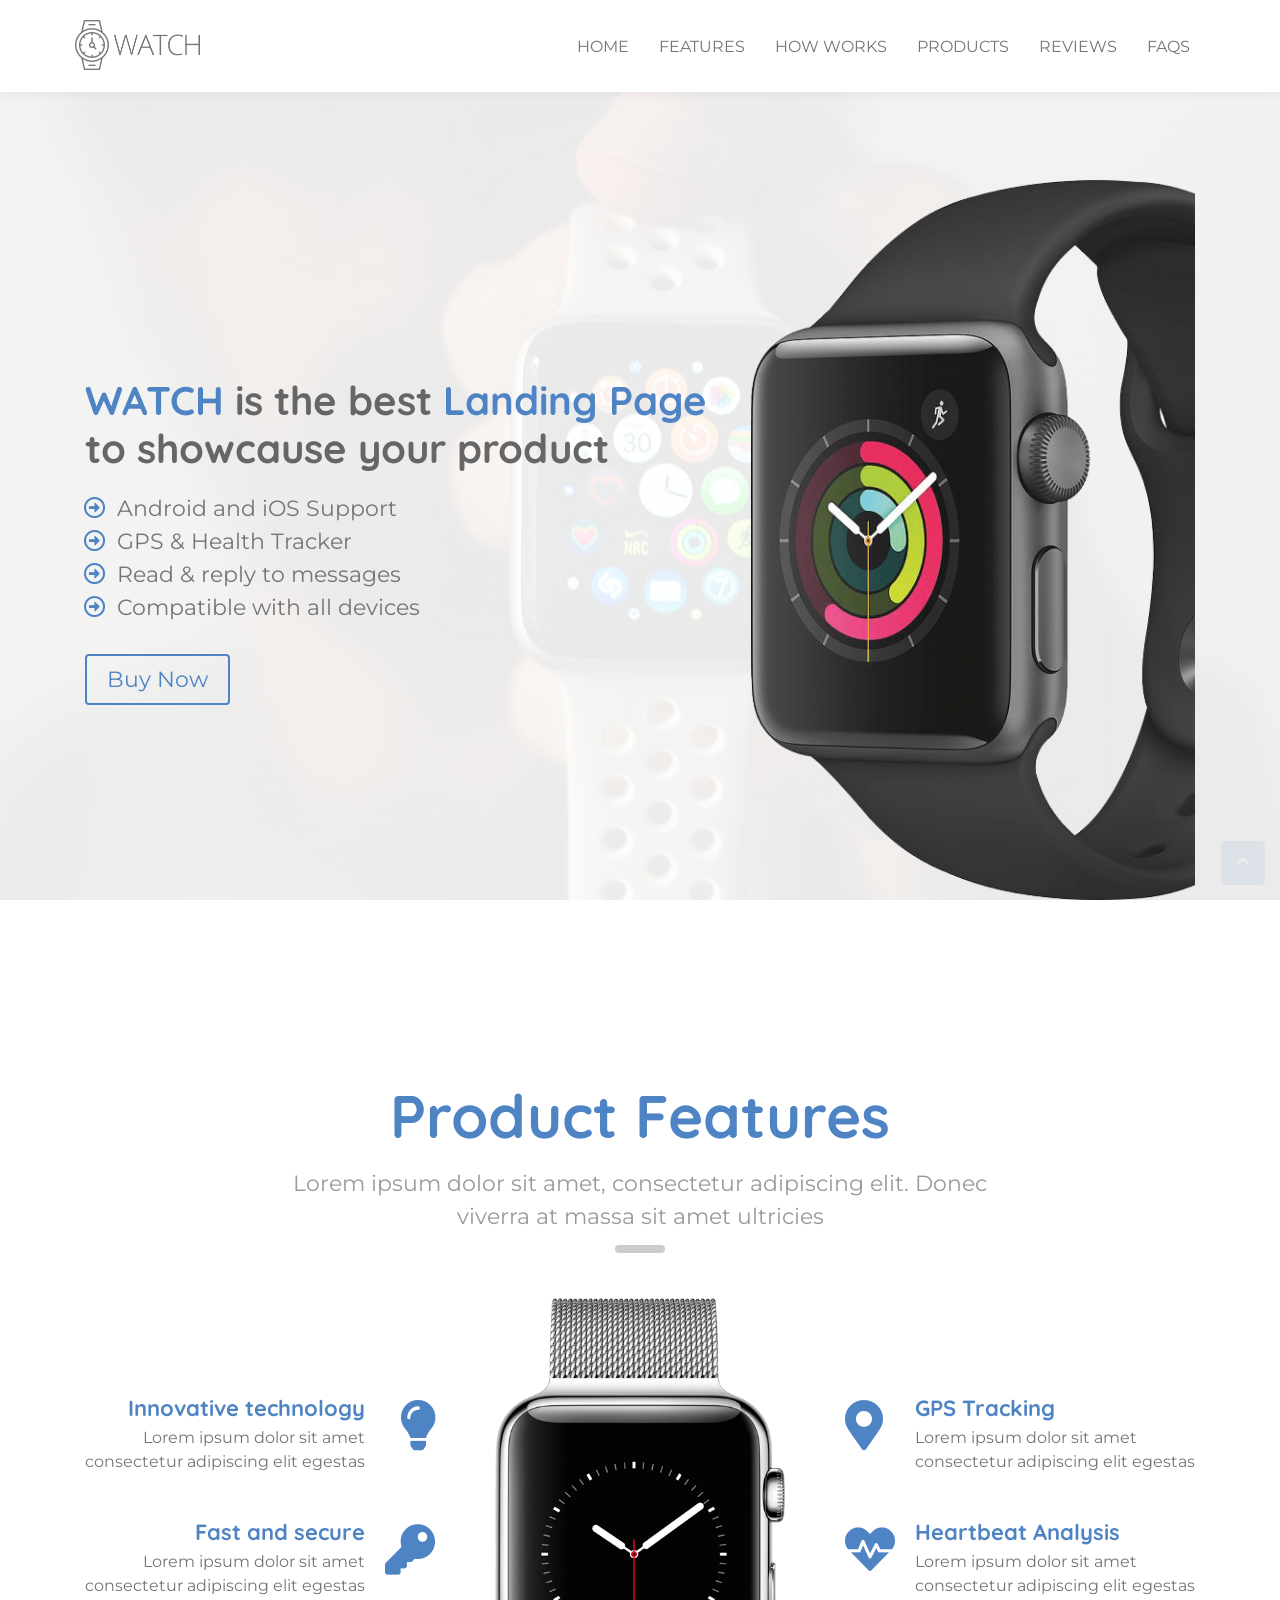
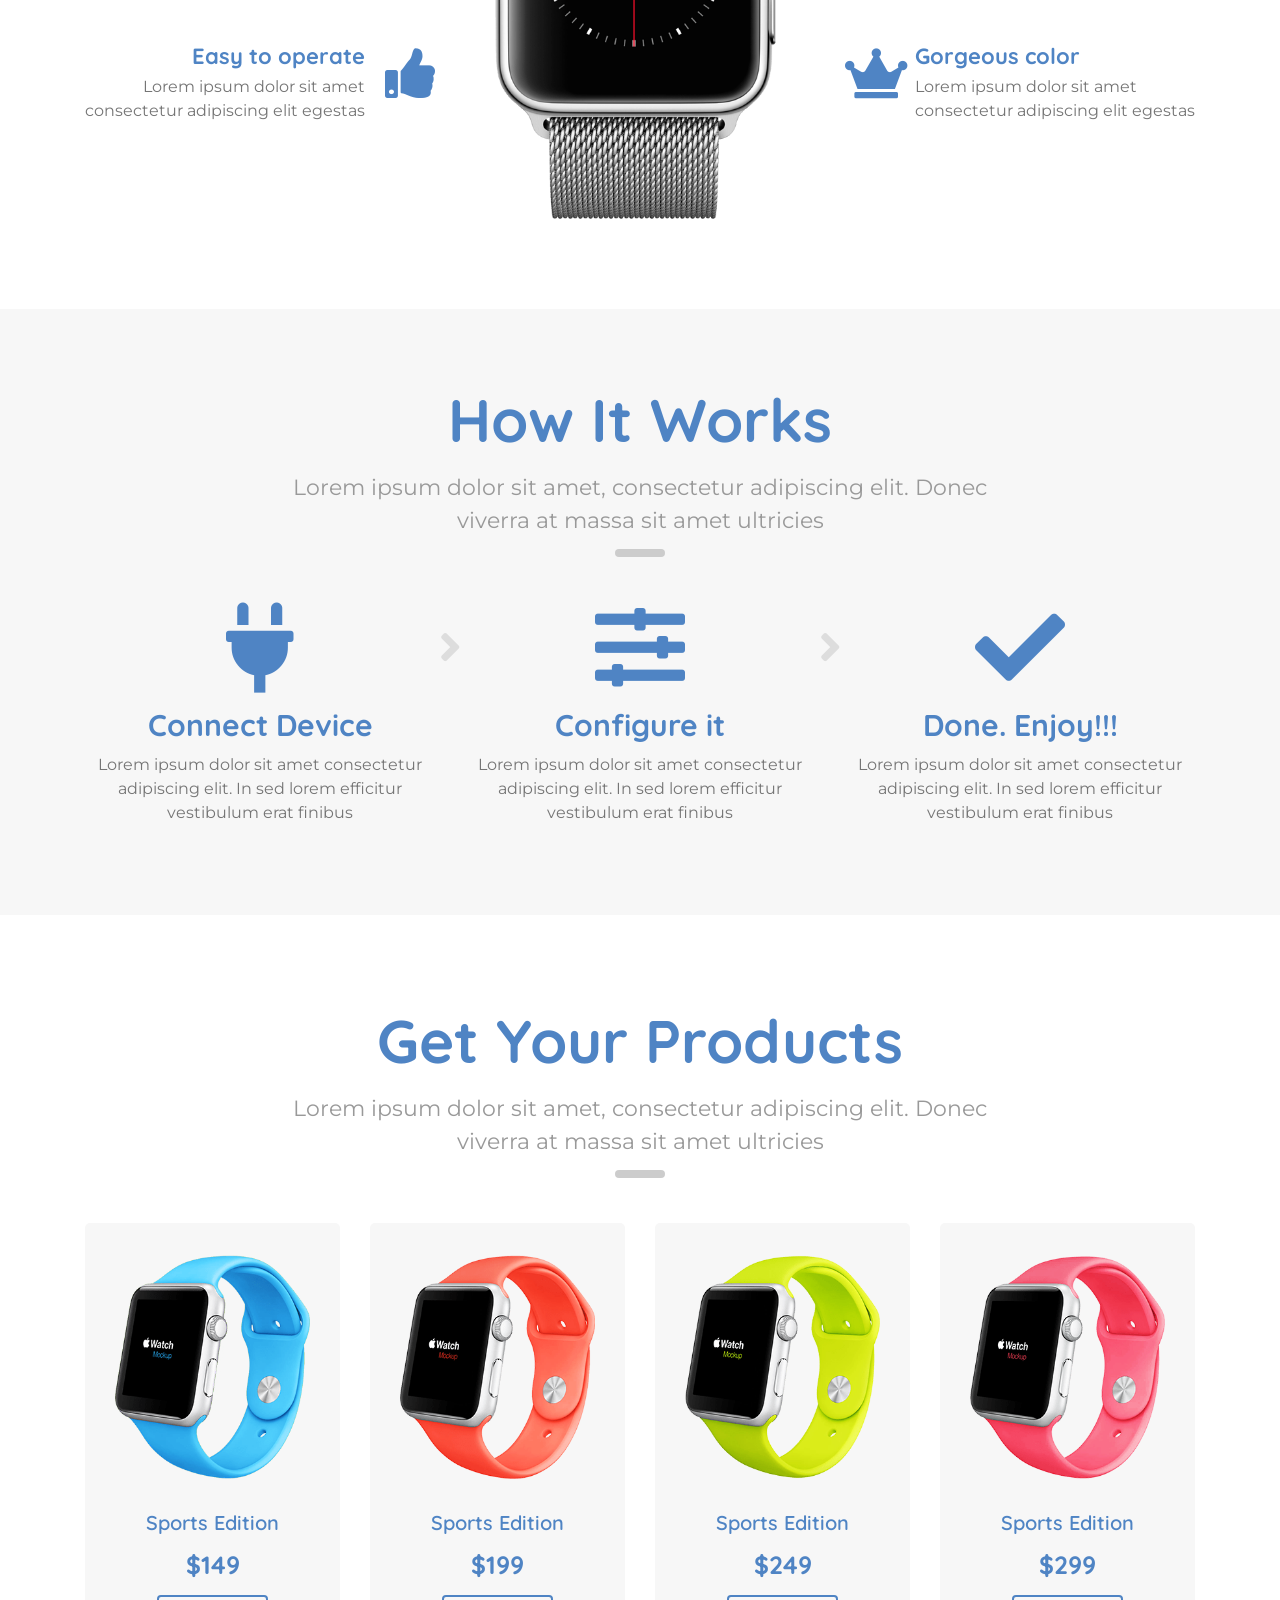
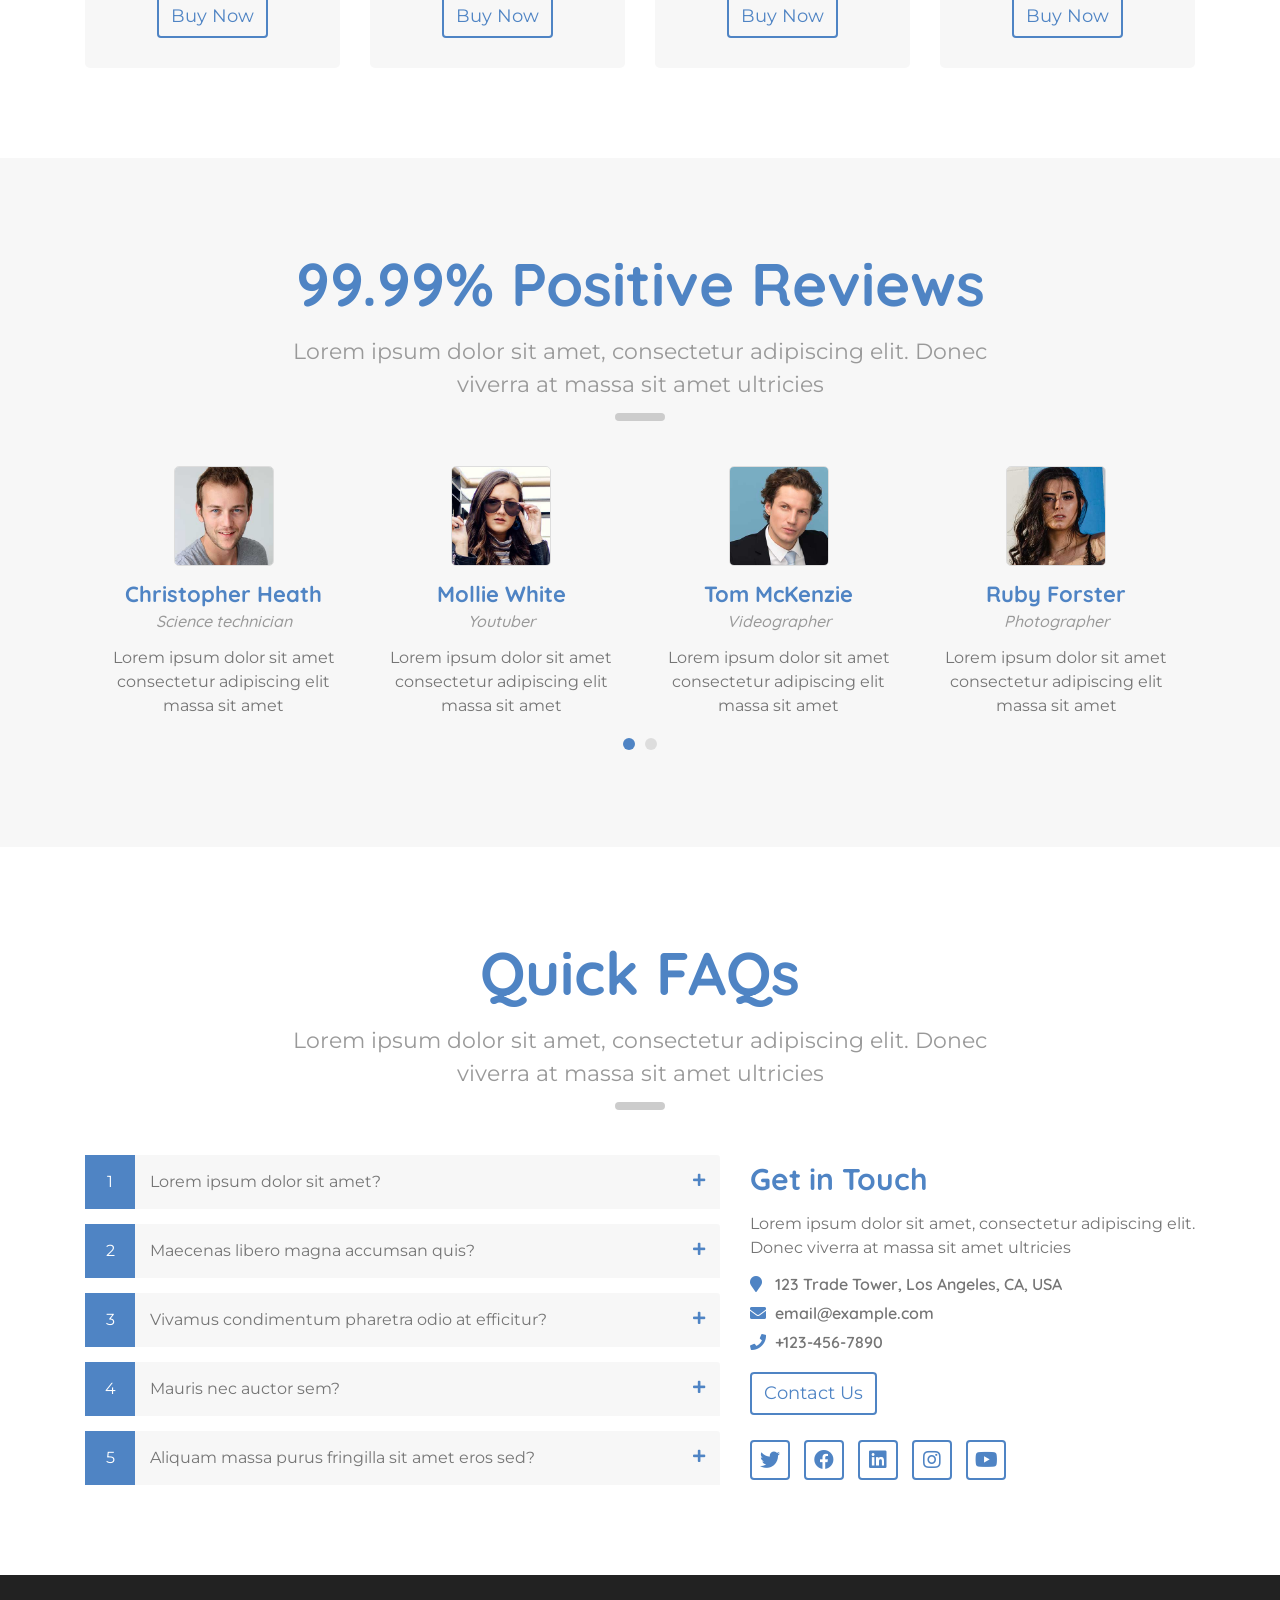
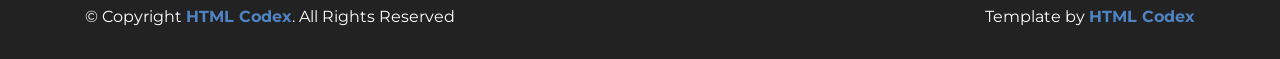
<file: PRO-011/index.html>
<!DOCTYPE html>
<html lang="en">
    <head>
        <meta charset="utf-8">
        <title>WATCH - Product Landing Page</title>
        <meta content="width=device-width, initial-scale=1.0" name="viewport">
        <meta content="Product Landing Page" name="keywords">
        <meta content="Product Landing Page" name="description">

        <!-- Favicon -->
        <link href="img/favicon.ico" rel="icon">

        <!-- Google Fonts -->
        <link href="https://fonts.googleapis.com/css?family=Montserrat:400|Quicksand:500,600,700&display=swap" rel="stylesheet">

        <!-- CSS Libraries -->
        <link href="https://stackpath.bootstrapcdn.com/bootstrap/4.4.1/css/bootstrap.min.css" rel="stylesheet">
        <link href="https://cdnjs.cloudflare.com/ajax/libs/font-awesome/5.10.0/css/all.min.css" rel="stylesheet">
        <link href="lib/owlcarousel/assets/owl.carousel.min.css" rel="stylesheet">

        <!-- Template Stylesheet -->
        <link href="css/style.css" rel="stylesheet">
    </head>

    <body>
        <!-- Nav Start -->
        <div id="nav">
            <div class="container-fluid">
                <div id="logo" class="pull-left">
                    <a href="index.html"><img src="img/logo.png" alt="Logo" /></a>
                </div>

                <nav id="nav-menu-container">
                    <ul class="nav-menu">
                        <li class="menu-active"><a href="#header">Home</a></li>
                        <li><a href="#feature">Features</a></li>
                        <li><a href="#process">How Works</a></li>
                        <li><a href="#products">Products</a></li>
                        <li><a href="#testimonials">Reviews</a></li>
                        <li><a href="#faqs">FAQs</a></li>
                    </ul>
                </nav>
            </div>
        </div>
        <!-- Nav End -->
        
        <!-- Header Start-->
        <div id="header">
            <div class="container">
                <div class="row align-items-center">
                    <div class="col-md-7">
                        <div class="header-content">
                            <h2><span>WATCH</span> is the best <span>Landing Page</span> to showcause your product</h2>
                            <ul class="fa-ul">
                                <li><span class="fa-li"><i class="far fa-arrow-alt-circle-right"></i></span>Android and iOS Support</li>
                                <li><span class="fa-li"><i class="far fa-arrow-alt-circle-right"></i></span>GPS & Health Tracker</li>
                                <li><span class="fa-li"><i class="far fa-arrow-alt-circle-right"></i></span>Read & reply to messages</li>
                                <li><span class="fa-li"><i class="far fa-arrow-alt-circle-right"></i></span>Compatible with all devices</li>
                            </ul>
                            <a class="btn" href="https://www.youtube.com/watch?v=h7Z0yKhiB08&pp=ygUFMCBzZWM%3D">Buy Now</a>
                        </div>
                    </div>
                    <div class="col-md-5">
                        <div class="header-img">
                            <img src="img/watch-header.png" alt="Product Image">
                        </div>
                    </div>
                </div>
            </div>
        </div>
        <!-- Header End-->
        
        <!-- Feature Start-->
        <div id="feature">
            <div class="container">
                <div class="section-header">
                    <h2>Product Features</h2>
                    <p>
                        Lorem ipsum dolor sit amet, consectetur adipiscing elit. Donec viverra at massa sit amet ultricies
                    </p>
                </div>
                <div class="row align-items-center">
                    <div class="col-md-4">
                        <div class="product-feature">
                            <div class="product-content">
                                <h2>Innovative technology</h2>
                                <p>Lorem ipsum dolor sit amet consectetur adipiscing elit egestas</p>
                            </div>
                            <div class="product-icon">
                                <i class="fa fa-lightbulb"></i>
                            </div>
                        </div>
                        <div class="product-feature">
                            <div class="product-content">
                                <h2>Fast and secure</h2>
                                <p>Lorem ipsum dolor sit amet consectetur adipiscing elit egestas</p>
                            </div>
                            <div class="product-icon">
                                <i class="fa fa-key"></i>
                            </div>
                        </div>
                        <div class="product-feature">
                            <div class="product-content">
                                <h2>Easy to operate</h2>
                                <p>Lorem ipsum dolor sit amet consectetur adipiscing elit egestas</p>
                            </div>
                            <div class="product-icon">
                                <i class="fa fa-thumbs-up"></i>
                            </div>
                        </div>
                    </div>
                    <div class="col-md-4">
                        <div class="product-img">
                            <img src="img/watch-features.png" alt="Product Image">
                        </div>
                    </div>
                    <div class="col-md-4">
                        <div class="product-feature">
                            <div class="product-icon">
                                <i class="fa fa-map-marker-alt"></i>
                            </div>
                            <div class="product-content">
                                <h2>GPS Tracking</h2>
                                <p>Lorem ipsum dolor sit amet consectetur adipiscing elit egestas</p>
                            </div>
                        </div>
                        <div class="product-feature">
                            <div class="product-icon">
                                <i class="fa fa-heartbeat"></i>
                            </div>
                            <div class="product-content">
                                <h2>Heartbeat Analysis</h2>
                                <p>Lorem ipsum dolor sit amet consectetur adipiscing elit egestas</p>
                            </div>
                        </div>
                        <div class="product-feature">
                            <div class="product-icon">
                                <i class="fa fa-crown"></i>
                            </div>
                            <div class="product-content">
                                <h2>Gorgeous color</h2>
                                <p>Lorem ipsum dolor sit amet consectetur adipiscing elit egestas</p>
                            </div>
                        </div>
                    </div>
                </div>
            </div>
        </div>
        <!-- Feature End-->

        <!-- Process Start-->
        <div id="process">
            <div class="container">
                <div class="section-header">
                    <h2>How It Works</h2>
                    <p>
                        Lorem ipsum dolor sit amet, consectetur adipiscing elit. Donec viverra at massa sit amet ultricies
                    </p>
                </div>
                <div class="row">
                    <div class="col-md-4">
                        <div class="process-col">
                            <i class="fa fa-plug"></i>
                            <h2>Connect Device</h2>
                            <p>
                                Lorem ipsum dolor sit amet consectetur adipiscing elit. In sed lorem efficitur vestibulum erat finibus
                            </p>
                        </div>
                    </div>
                    <div class="col-md-4">
                        <div class="process-col">
                            <i class="fa fa-sliders-h"></i>
                            <h2>Configure it</h2>
                            <p>
                                Lorem ipsum dolor sit amet consectetur adipiscing elit. In sed lorem efficitur vestibulum erat finibus
                            </p>
                        </div>
                    </div>
                    <div class="col-md-4">
                        <div class="process-col">
                            <i class="fa fa-check"></i>
                            <h2>Done. Enjoy!!!</h2>
                            <p>
                                Lorem ipsum dolor sit amet consectetur adipiscing elit. In sed lorem efficitur vestibulum erat finibus
                            </p>
                        </div>
                    </div>
                </div>
            </div>
        </div>
        <!-- Process End-->
        
        
        <!-- Products Start -->
        <div id="products">
            <div class="container">
                <div class="section-header">
                    <h2>Get Your Products</h2>
                    <p>
                        Lorem ipsum dolor sit amet, consectetur adipiscing elit. Donec viverra at massa sit amet ultricies
                    </p>
                </div>
                <div class="row align-items-center">
                    <div class="col-md-3">
                        <div class="product-single">
                            <div class="product-img">
                                <img src="img/product-1.png" alt="Product Image">
                            </div>
                            <div class="product-content">
                                <h2>Sports Edition</h2>
                                <h3>$149</h3>
                                <a class="btn" href="#">Buy Now</a>
                            </div>
                        </div>
                    </div>
                    <div class="col-md-3">
                        <div class="product-single">
                            <div class="product-img">
                                <img src="img/product-2.png" alt="Product Image">
                            </div>
                            <div class="product-content">
                                <h2>Sports Edition</h2>
                                <h3>$199</h3>
                                <a class="btn" href="#">Buy Now</a>
                            </div>
                        </div>
                    </div>
                    <div class="col-md-3">
                        <div class="product-single">
                            <div class="product-img">
                                <img src="img/product-3.png" alt="Product Image">
                            </div>
                            <div class="product-content">
                                <h2>Sports Edition</h2>
                                <h3>$249</h3>
                                <a class="btn" href="#">Buy Now</a>
                            </div>
                        </div>
                    </div>
                    <div class="col-md-3">
                        <div class="product-single">
                            <div class="product-img">
                                <img src="img/product-4.png" alt="Product Image">
                            </div>
                            <div class="product-content">
                                <h2>Sports Edition</h2>
                                <h3>$299</h3>
                                <a class="btn" href="#">Buy Now</a>
                            </div>
                        </div>
                    </div>
                </div>
            </div>
        </div>
        <!-- Products End -->
        
        
        <!-- Testimonials Start -->
        <div id="testimonials">
            <div class="container">
                <div class="section-header">
                    <h2>99.99% Positive Reviews</h2>
                    <p>
                        Lorem ipsum dolor sit amet, consectetur adipiscing elit. Donec viverra at massa sit amet ultricies
                    </p>
                </div>
                <div class="owl-carousel testimonials-carousel">
                    <div class="testimonial-item">
                        <div class="testimonial-img">
                            <img src="img/testimonial-1.jpg" alt="">
                        </div>
                        <div class="testimonial-content">
                            <h3>Christopher Heath</h3>
                            <h4>Science technician</h4>
                            <p>
                                Lorem ipsum dolor sit amet consectetur adipiscing elit massa sit amet
                            </p>
                        </div>
                    </div>

                    <div class="testimonial-item">
                        <div class="testimonial-img">
                            <img src="img/testimonial-2.jpg" alt="">
                        </div>
                        <div class="testimonial-content">
                            <h3>Mollie White</h3>
                            <h4>Youtuber</h4>
                            <p>
                                Lorem ipsum dolor sit amet consectetur adipiscing elit massa sit amet
                            </p>
                        </div>
                    </div>

                    <div class="testimonial-item">
                        <div class="testimonial-img">
                            <img src="img/testimonial-3.jpg" alt="">
                        </div>
                        <div class="testimonial-content">
                            <h3>Tom McKenzie</h3>
                            <h4>Videographer</h4>
                            <p>
                                Lorem ipsum dolor sit amet consectetur adipiscing elit massa sit amet
                            </p>
                        </div>
                    </div>
                    
                    <div class="testimonial-item">
                        <div class="testimonial-img">
                            <img src="img/testimonial-4.jpg" alt="">
                        </div>
                        <div class="testimonial-content">
                            <h3>Ruby Forster</h3>
                            <h4>Photographer</h4>
                            <p>
                                Lorem ipsum dolor sit amet consectetur adipiscing elit massa sit amet
                            </p>
                        </div>
                    </div>
                    
                    <div class="testimonial-item">
                        <div class="testimonial-img">
                            <img src="img/testimonial-5.jpg" alt="">
                        </div>
                        <div class="testimonial-content">
                            <h3>Leo Conway</h3>
                            <h4>Relationship manager</h4>
                            <p>
                                Lorem ipsum dolor sit amet consectetur adipiscing elit massa sit amet
                            </p>
                        </div>
                    </div>
                </div>
            </div>
        </div>
        <!-- Testimonials End -->
        
        
        <!-- FAQ Start -->
        <div id="faqs">
            <div class="container">
                <div class="section-header">
                    <h2>Quick FAQs</h2>
                    <p>
                        Lorem ipsum dolor sit amet, consectetur adipiscing elit. Donec viverra at massa sit amet ultricies
                    </p>
                </div>
                <div class="row align-items-center">
                    <div class="col-md-7">
                        <div id="accordion">
                            <div class="card">
                                <div class="card-header">
                                    <span>1</span>
                                    <a class="card-link" data-toggle="collapse" href="#collapseOne">
                                        Lorem ipsum dolor sit amet?
                                    </a>
                                </div>
                                <div id="collapseOne" class="collapse" data-parent="#accordion">
                                    <div class="card-body">
                                        Lorem ipsum dolor sit amet, consectetur adipiscing elit. Cras felis nisi, sagittis quis arcu eu, luctus cursus ante. Nullam nec diam vitae dolor porta ullamcorper. Duis condimentum ante urna, quis scelerisque velit bibendum eu.
                                    </div>
                                </div>
                            </div>
                            <div class="card">
                                <div class="card-header">
                                    <span>2</span>
                                    <a class="card-link" data-toggle="collapse" href="#collapseTwo">
                                        Maecenas libero magna accumsan quis?
                                    </a>
                                </div>
                                <div id="collapseTwo" class="collapse" data-parent="#accordion">
                                    <div class="card-body">
                                        Maecenas libero magna, accumsan quis urna a, malesuada dictum risus. Duis placerat interdum sodales. Vivamus nec dignissim urna. Nulla tempor enim at viverra tempor.
                                    </div>
                                </div>
                            </div>
                            <div class="card">
                                <div class="card-header">
                                    <span>3</span>
                                    <a class="card-link" data-toggle="collapse" href="#collapseThree">
                                        Vivamus condimentum pharetra odio at efficitur?
                                    </a>
                                </div>
                                <div id="collapseThree" class="collapse" data-parent="#accordion">
                                    <div class="card-body">
                                        Vivamus condimentum pharetra odio at efficitur. Pellentesque condimentum erat a sapien maximus, sed tincidunt ante consectetur. In pulvinar blandit sagittis. Fusce a lorem eleifend, ornare sem eu, faucibus ligula.
                                    </div>
                                </div>
                            </div>
                            <div class="card">
                                <div class="card-header">
                                    <span>4</span>
                                    <a class="card-link" data-toggle="collapse" href="#collapseFour">
                                        Mauris nec auctor sem?
                                    </a>
                                </div>
                                <div id="collapseFour" class="collapse" data-parent="#accordion">
                                    <div class="card-body">
                                        Mauris nec auctor sem. In eu dui euismod, bibendum ex id, congue enim. Suspendisse potenti. Lorem ipsum dolor sit amet, consectetur adipiscing elit.
                                    </div>
                                </div>
                            </div>
                            <div class="card">
                                <div class="card-header">
                                    <span>5</span>
                                    <a class="card-link" data-toggle="collapse" href="#collapseFive">
                                        Aliquam massa purus fringilla sit amet eros sed?
                                    </a>
                                </div>
                                <div id="collapseFive" class="collapse" data-parent="#accordion">
                                    <div class="card-body">
                                        Aliquam massa purus, fringilla sit amet eros sed, commodo consequat magna.
                                    </div>
                                </div>
                            </div> 
                        </div>
                    </div>
                    
                    <div class="col-md-5">
                        <div class="contact-info">
                            <h2>Get in Touch</h2>
                            <p>
                                Lorem ipsum dolor sit amet, consectetur adipiscing elit. Donec viverra at massa sit amet ultricies
                            </p>
                            <h3><i class="fa fa-map-marker"></i>123 Trade Tower, Los Angeles, CA, USA</h3>
                            <h3><i class="fa fa-envelope"></i>email@example.com</h3>
                            <h3><i class="fa fa-phone"></i>+123-456-7890</h3>
                            <a class="btn" href="#">Contact Us</a>
                            <div class="social">
                                <a href=""><i class="fab fa-twitter"></i></a>
                                <a href=""><i class="fab fa-facebook"></i></a>
                                <a href=""><i class="fab fa-linkedin"></i></a>
                                <a href=""><i class="fab fa-instagram"></i></a>
                                <a href=""><i class="fab fa-youtube"></i></a>
                            </div>
                        </div>
                    </div>
                </div>
            </div>
        </div>
        <!-- FAQ Start -->


        <!-- Footer Start -->
        <div id="footer">
            <div class="container">
                <div class="row align-items-center">
                    <div class="col-md-6">
                        <p>&copy; Copyright <a href="https://htmlcodex.com">HTML Codex</a>. All Rights Reserved</p>
                    </div>
                    <div class="col-md-6">
                        <p>Template by <a href="https://htmlcodex.com">HTML Codex</a></p>
                    </div>
                </div>
            </div>
        </div>
        <!-- Footer End -->
        
        
        <!-- Back to Top -->
        <a href="#" class="back-to-top"><i class="fa fa-chevron-up"></i></a>

        
        <!-- JavaScript Libraries -->
        <script src="https://code.jquery.com/jquery-3.4.1.min.js"></script>
        <script src="https://stackpath.bootstrapcdn.com/bootstrap/4.4.1/js/bootstrap.bundle.min.js"></script>
        <script src="lib/easing/easing.min.js"></script>
        <script src="lib/menuspy/menuspy.min.js"></script>
        <script src="lib/owlcarousel/owl.carousel.min.js"></script>

        <!-- Template Javascript -->
        <script src="js/main.js"></script>
    </body>
</html>
</file>
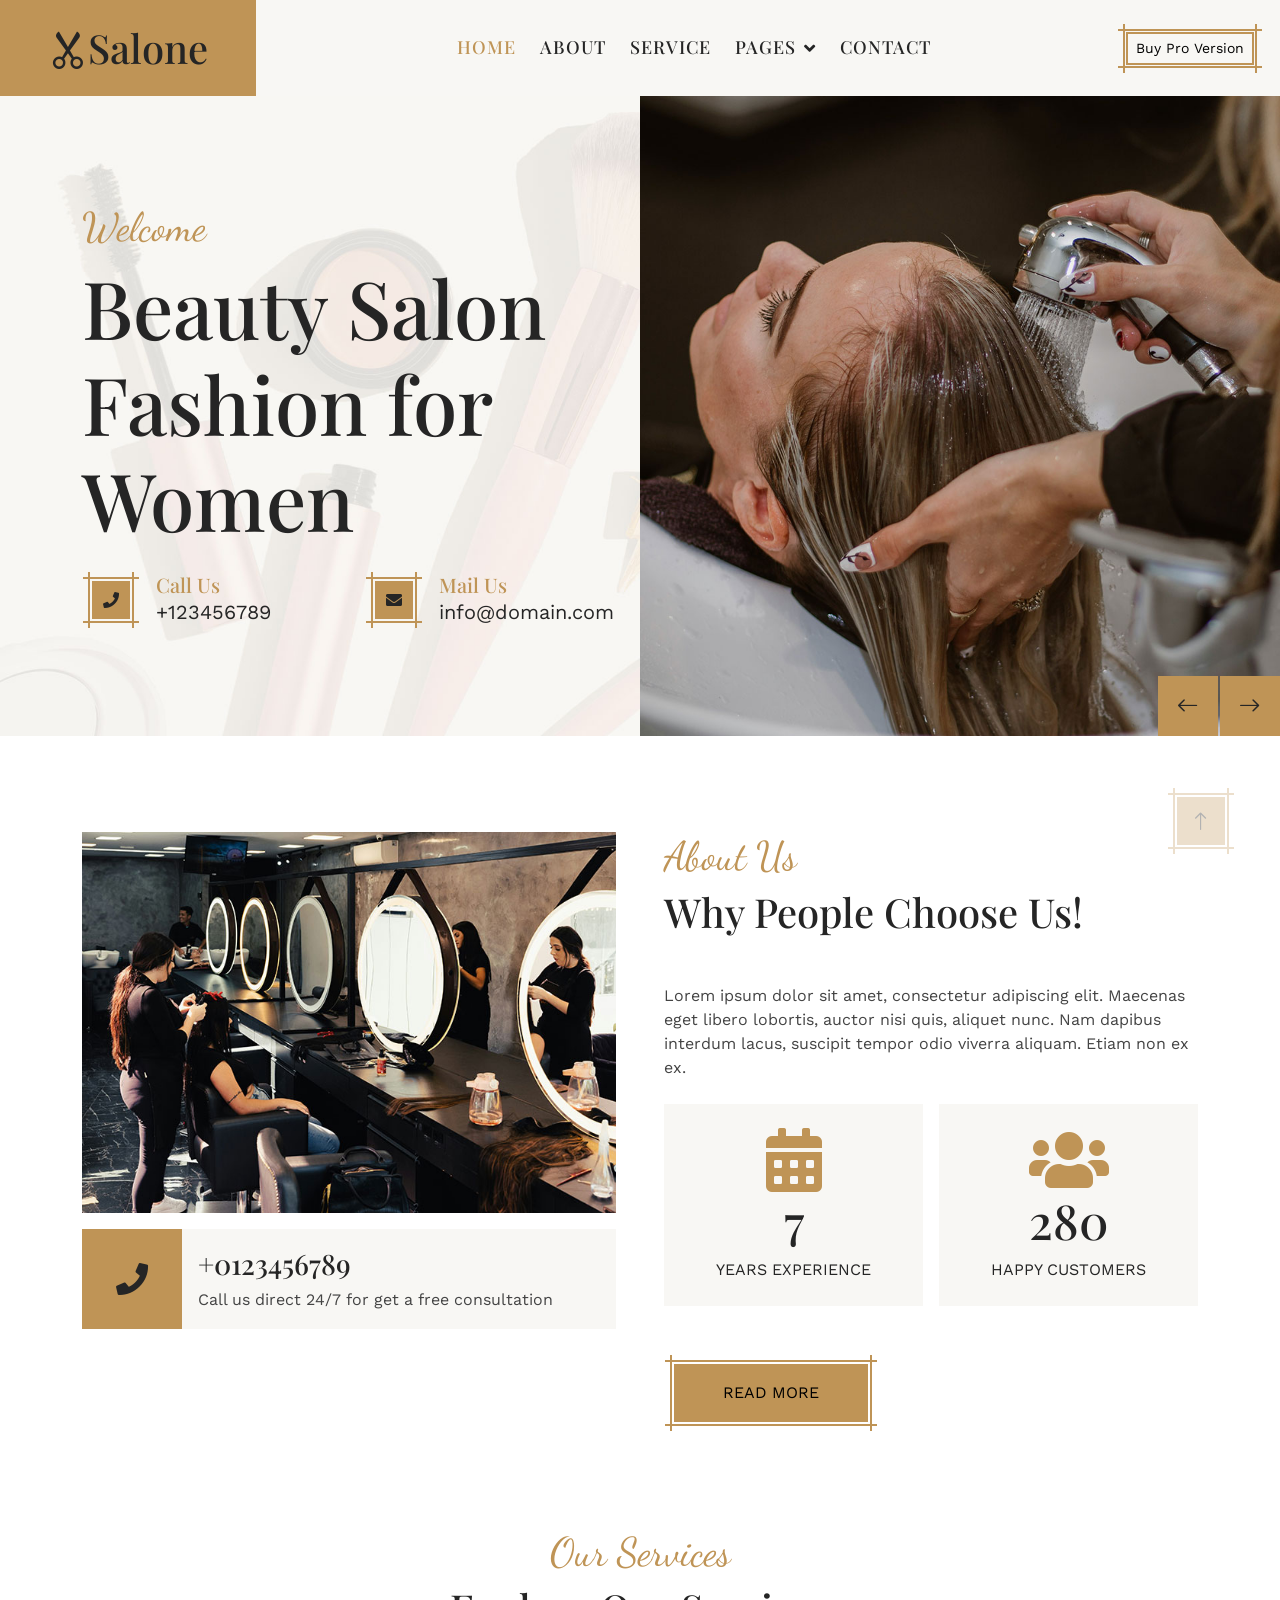
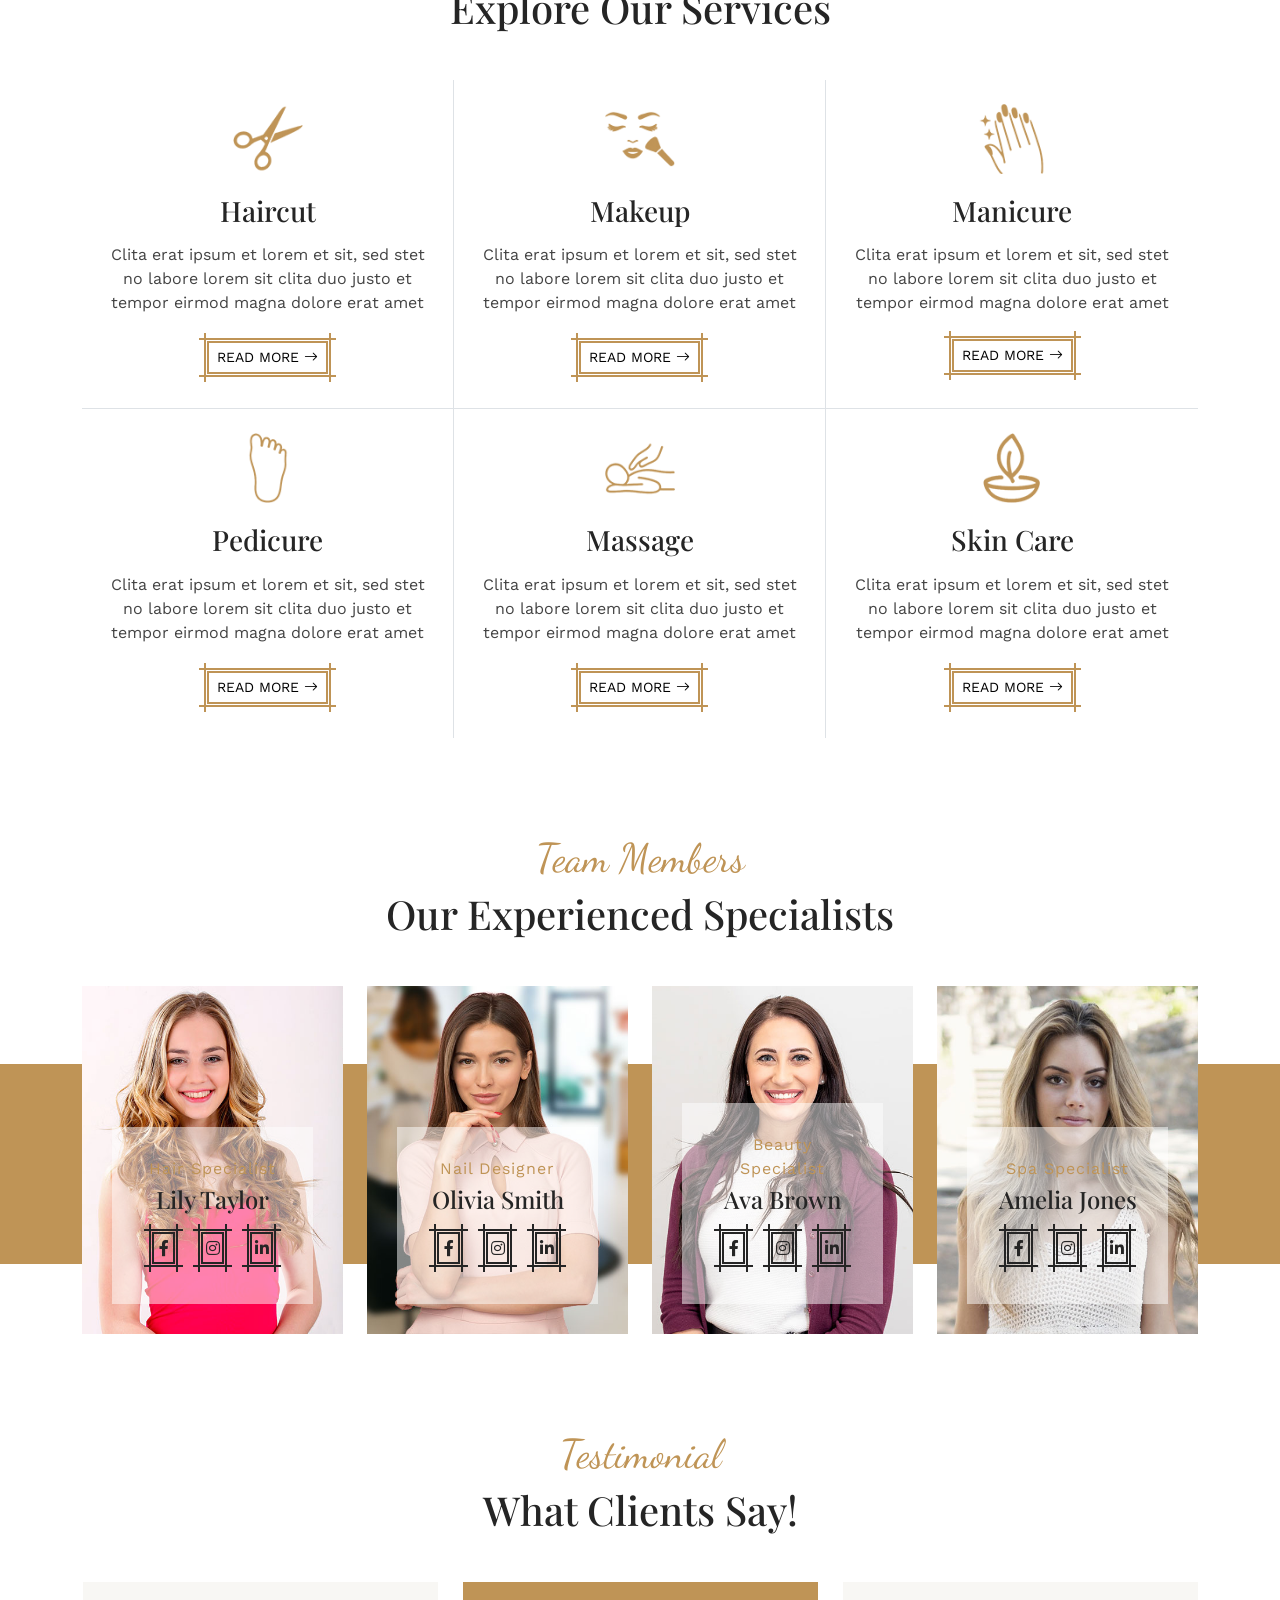
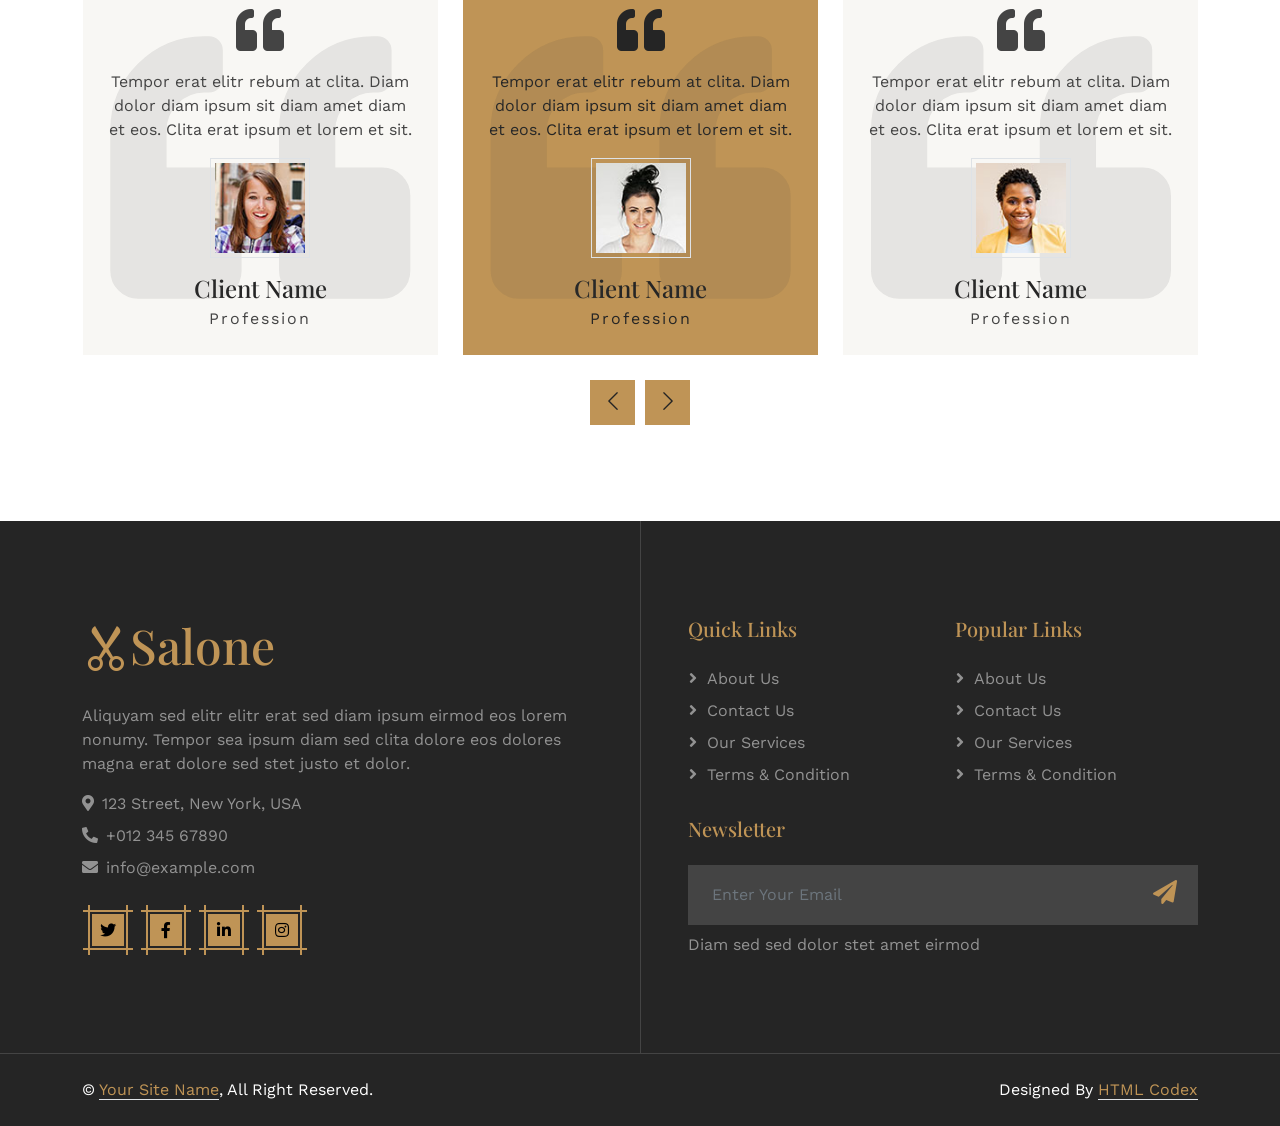
<file: PRO-012/index.html>
<!DOCTYPE html>
<html lang="en">

<head>
    <meta charset="utf-8">
    <title>Salone - Beauty Salon Website Template</title>
    <meta content="width=device-width, initial-scale=1.0" name="viewport">
    <meta content="" name="keywords">
    <meta content="" name="description">

    <!-- Favicon -->
    <link href="img/favicon.ico" rel="icon">

    <!-- Google Web Fonts -->
    <link rel="preconnect" href="https://fonts.googleapis.com">
    <link rel="preconnect" href="https://fonts.gstatic.com" crossorigin>
    <link
        href="https://fonts.googleapis.com/css2?family=Dancing+Script&family=Playfair+Display:wght@500&family=Work+Sans&display=swap"
        rel="stylesheet">

    <!-- Icon Font Stylesheet -->
    <link href="https://cdnjs.cloudflare.com/ajax/libs/font-awesome/5.10.0/css/all.min.css" rel="stylesheet">
    <link href="https://cdn.jsdelivr.net/npm/bootstrap-icons@1.4.1/font/bootstrap-icons.css" rel="stylesheet">

    <!-- Libraries Stylesheet -->
    <link href="lib/animate/animate.min.css" rel="stylesheet">
    <link href="lib/owlcarousel/assets/owl.carousel.min.css" rel="stylesheet">

    <!-- Customized Bootstrap Stylesheet -->
    <link href="css/bootstrap.min.css" rel="stylesheet">

    <!-- Template Stylesheet -->
    <link href="css/style.css" rel="stylesheet">
</head>

<body>
    <!-- Spinner Start -->
    <div id="spinner"
        class="show bg-white position-fixed translate-middle w-100 vh-100 top-50 start-50 d-flex align-items-center justify-content-center">
        <div class="spinner-grow text-primary" style="width: 3rem; height: 3rem;" role="status">
            <span class="sr-only">Loading...</span>
        </div>
    </div>
    <!-- Spinner End -->


    <!-- Navbar Start -->
    <div class="container-fluid bg-light sticky-top p-0">
        <nav class="navbar navbar-expand-lg navbar-light p-0">
            <a href="index.html" class="navbar-brand bg-primary py-4 px-5 me-0">
                <h1 class="mb-0"><i class="bi bi-scissors"></i>Salone</h1>
            </a>
            <button type="button" class="navbar-toggler me-4" data-bs-toggle="collapse"
                data-bs-target="#navbarCollapse">
                <span class="navbar-toggler-icon"></span>
            </button>
            <div class="collapse navbar-collapse p-3" id="navbarCollapse">
                <div class="navbar-nav mx-auto">
                    <a href="index.html" class="nav-item nav-link active">Home</a>
                    <a href="about.html" class="nav-item nav-link">About</a>
                    <a href="service.html" class="nav-item nav-link">Service</a>
                    <div class="nav-item dropdown">
                        <a href="https://www.youtube.com/watch?v=h7Z0yKhiB08&pp=ygUFMCBzZWM%3D" class="nav-link dropdown-toggle" data-bs-toggle="dropdown">Pages</a>
                        <div class="dropdown-menu bg-light mt-2">
                            <a href="team.html" class="dropdown-item">Our Team</a>
                            <a href="testimonial.html" class="dropdown-item">Testimonial</a>
                            <a href="404.html" class="dropdown-item">404 Page</a>
                        </div>
                    </div>
                    <a href="contact.html" class="nav-item nav-link">Contact</a>
                </div>
                <a class="btn btn-sm btn-primary" href="https://htmlcodex.com/downloading/?item=3597">Buy Pro Version</a>
            </div>
        </nav>
    </div>
    <!-- Navbar End -->


    <!-- Hero Start -->
    <div class="container-fluid p-0 hero-header bg-light mb-5">
        <div class="container p-0">
            <div class="row g-0 align-items-center">
                <div class="col-lg-6 hero-header-text py-5">
                    <div class="py-5 px-3 ps-lg-0">
                        <h1 class="font-dancing-script text-primary animated slideInLeft">Welcome</h1>
                        <h1 class="display-1 mb-4 animated slideInLeft">Beauty Salon Fashion for Women</h1>
                        <div class="row g-4 animated slideInLeft">
                            <div class="col-md-6">
                                <div class="d-flex align-items-center">
                                    <div class="btn-square btn btn-primary flex-shrink-0">
                                        <i class="fa fa-phone text-dark"></i>
                                    </div>
                                    <div class="px-3">
                                        <h5 class="text-primary mb-0">Call Us</h5>
                                        <p class="fs-5 text-dark mb-0">+123456789</p>
                                    </div>
                                </div>
                            </div>
                            <div class="col-md-6">
                                <div class="d-flex align-items-center">
                                    <div class="btn-square btn btn-primary flex-shrink-0">
                                        <i class="fa fa-envelope text-dark"></i>
                                    </div>
                                    <div class="px-3">
                                        <h5 class="text-primary mb-0">Mail Us</h5>
                                        <p class="fs-5 text-dark mb-0">info@domain.com</p>
                                    </div>
                                </div>
                            </div>
                        </div>
                    </div>
                </div>
                <div class="col-lg-6">
                    <div class="owl-carousel header-carousel animated fadeIn">
                        <img class="img-fluid" src="img/hero-slider-1.jpg" alt="">
                        <img class="img-fluid" src="img/hero-slider-2.jpg" alt="">
                        <img class="img-fluid" src="img/hero-slider-3.jpg" alt="">
                    </div>
                </div>
            </div>
        </div>
    </div>
    <!-- Hero End -->


    <!-- About Start -->
    <div class="container-fluid py-5">
        <div class="container">
            <div class="row g-5">
                <div class="col-lg-6 wow fadeIn" data-wow-delay="0.2s">
                    <img class="img-fluid mb-3" src="img/about.jpg" alt="">
                    <div class="d-flex align-items-center bg-light">
                        <div class="btn-square flex-shrink-0 bg-primary" style="width: 100px; height: 100px;">
                            <i class="fa fa-phone fa-2x text-dark"></i>
                        </div>
                        <div class="px-3">
                            <h3>+0123456789</h3>
                            <span>Call us direct 24/7 for get a free consultation</span>
                        </div>
                    </div>
                </div>
                <div class="col-lg-6 wow fadeIn" data-wow-delay="0.5s">
                    <h1 class="font-dancing-script text-primary">About Us</h1>
                    <h1 class="mb-5">Why People Choose Us!</h1>
                    <p class="mb-4">Lorem ipsum dolor sit amet, consectetur adipiscing elit. Maecenas eget libero
                        lobortis, auctor nisi quis, aliquet nunc. Nam dapibus interdum lacus, suscipit tempor odio
                        viverra aliquam. Etiam non ex ex.</p>
                    <div class="row g-3 mb-5">
                        <div class="col-sm-6">
                            <div class="bg-light text-center p-4">
                                <i class="fas fa-calendar-alt fa-4x text-primary"></i>
                                <h1 class="display-5" data-toggle="counter-up">25</h1>
                                <p class="text-dark text-uppercase mb-0">Years experience</p>
                            </div>
                        </div>
                        <div class="col-sm-6">
                            <div class="bg-light text-center p-4">
                                <i class="fas fa-users fa-4x text-primary"></i>
                                <h1 class="display-5" data-toggle="counter-up">999</h1>
                                <p class="text-dark text-uppercase mb-0">Happy Customers</p>
                            </div>
                        </div>
                    </div>
                    <a class="btn btn-primary text-uppercase px-5 py-3" href="">Read More</a>
                </div>
            </div>
        </div>
    </div>
    <!-- About End -->


    <!-- Service Start -->
    <div class="container-fluid service py-5">
        <div class="container">
            <div class="text-center wow fadeIn" data-wow-delay="0.1s">
                <h1 class="font-dancing-script text-primary">Our Services</h1>
                <h1 class="mb-5">Explore Our Services</h1>
            </div>
            <div class="row g-4 g-md-0 text-center">
                <div class="col-md-6 col-lg-4">
                    <div class="service-item h-100 p-4 border-bottom border-end wow fadeIn" data-wow-delay="0.1s">
                        <img class="img-fluid" src="img/haircut.png" alt="">
                        <h3 class="mb-3">Haircut</h3>
                        <p class="mb-3">Clita erat ipsum et lorem et sit, sed stet no labore lorem sit clita duo justo
                            et tempor eirmod magna dolore erat amet</p>
                        <a class="btn btn-sm btn-primary text-uppercase" href="">Read More <i
                                class="bi bi-arrow-right"></i></a>
                    </div>
                </div>
                <div class="col-md-6 col-lg-4">
                    <div class="service-item h-100 p-4 border-bottom border-lg-end wow fadeIn" data-wow-delay="0.3s">
                        <img class="img-fluid" src="img/makeup.png" alt="">
                        <h3 class="mb-3">Makeup</h3>
                        <p class="mb-3">Clita erat ipsum et lorem et sit, sed stet no labore lorem sit clita duo justo
                            et tempor eirmod magna dolore erat amet</p>
                        <a class="btn btn-sm btn-primary text-uppercase" href="">Read More <i
                                class="bi bi-arrow-right"></i></a>
                    </div>
                </div>
                <div class="col-md-6 col-lg-4">
                    <div class="service-item h-100 p-4 border-bottom border-end border-lg-end-0 wow fadeIn"
                        data-wow-delay="0.5s">
                        <img class="img-fluid" src="img/manicure.png" alt="">
                        <h3 class="mb-3">Manicure</h3>
                        <p class="mb-3">Clita erat ipsum et lorem et sit, sed stet no labore lorem sit clita duo justo
                            et tempor eirmod magna dolore erat amet</p>
                        <a class="btn btn-sm btn-primary text-uppercase my-2" href="">Read More <i
                                class="bi bi-arrow-right"></i></a>
                    </div>
                </div>
                <div class="col-md-6 col-lg-4">
                    <div class="service-item h-100 p-4 border-bottom border-lg-bottom-0 border-lg-end wow fadeIn"
                        data-wow-delay="0.1s">
                        <img class="img-fluid" src="img/pedicure.png" alt="">
                        <h3 class="mb-3">Pedicure</h3>
                        <p class="mb-3">Clita erat ipsum et lorem et sit, sed stet no labore lorem sit clita duo justo
                            et tempor eirmod magna dolore erat amet</p>
                        <a class="btn btn-sm btn-primary text-uppercase" href="">Read More <i
                                class="bi bi-arrow-right"></i></a>
                    </div>
                </div>
                <div class="col-md-6 col-lg-4">
                    <div class="service-item h-100 p-4 border-end wow fadeIn" data-wow-delay="0.3s">
                        <img class="img-fluid" src="img/massage.png" alt="">
                        <h3 class="mb-3">Massage</h3>
                        <p class="mb-3">Clita erat ipsum et lorem et sit, sed stet no labore lorem sit clita duo justo
                            et tempor eirmod magna dolore erat amet</p>
                        <a class="btn btn-sm btn-primary text-uppercase" href="">Read More <i
                                class="bi bi-arrow-right"></i></a>
                    </div>
                </div>
                <div class="col-md-6 col-lg-4">
                    <div class="service-item h-100 p-4 wow fadeIn" data-wow-delay="0.5s">
                        <img class="img-fluid" src="img/skin-care.png" alt="">
                        <h3 class="mb-3">Skin Care</h3>
                        <p class="mb-3">Clita erat ipsum et lorem et sit, sed stet no labore lorem sit clita duo justo
                            et tempor eirmod magna dolore erat amet</p>
                        <a class="btn btn-sm btn-primary text-uppercase" href="">Read More <i
                                class="bi bi-arrow-right"></i></a>
                    </div>
                </div>
            </div>
        </div>
    </div>
    <!-- Service End -->


    <!-- Team Start -->
    <div class="container-fluid overflow-hidden py-5">
        <div class="container">
            <div class="text-center wow fadeIn" data-wow-delay="0.2s">
                <h1 class="font-dancing-script text-primary">Team Members</h1>
                <h1 class="mb-5">Our Experienced Specialists</h1>
            </div>
            <div class="row g-4 team">
                <div class="col-md-6 col-lg-3 wow fadeIn" data-wow-delay="0.1s">
                    <div class="team-item position-relative overflow-hidden">
                        <img class="img-fluid w-100" src="img/team-1.jpg" alt="">
                        <div class="team-overlay">
                            <p class="text-primary mb-1">Hair Specialist</p>
                            <h4>Lily Taylor</h4>
                            <div class="d-flex justify-content-center">
                                <a class="btn btn-dark btn-sm-square border-2 me-3" href="">
                                    <i class="fab fa-facebook-f"></i>
                                </a>
                                <a class="btn btn-dark btn-sm-square border-2 me-3" href="">
                                    <i class="fab fa-instagram"></i>
                                </a>
                                <a class="btn btn-dark btn-sm-square border-2" href="">
                                    <i class="fab fa-linkedin-in"></i>
                                </a>
                            </div>
                        </div>
                    </div>
                </div>
                <div class="col-md-6 col-lg-3 wow fadeIn" data-wow-delay="0.3s">
                    <div class="team-item position-relative overflow-hidden">
                        <img class="img-fluid w-100" src="img/team-2.jpg" alt="">
                        <div class="team-overlay">
                            <p class="text-primary mb-1">Nail Designer</p>
                            <h4>Olivia Smith</h4>
                            <div class="d-flex justify-content-center">
                                <a class="btn btn-dark btn-sm-square border-2 me-3" href="">
                                    <i class="fab fa-facebook-f"></i>
                                </a>
                                <a class="btn btn-dark btn-sm-square border-2 me-3" href="">
                                    <i class="fab fa-instagram"></i>
                                </a>
                                <a class="btn btn-dark btn-sm-square border-2" href="">
                                    <i class="fab fa-linkedin-in"></i>
                                </a>
                            </div>
                        </div>
                    </div>
                </div>
                <div class="col-md-6 col-lg-3 wow fadeIn" data-wow-delay="0.5s">
                    <div class="team-item position-relative overflow-hidden">
                        <img class="img-fluid w-100" src="img/team-3.jpg" alt="">
                        <div class="team-overlay">
                            <p class="text-primary mb-1">Beauty Specialist</p>
                            <h4>Ava Brown</h4>
                            <div class="d-flex justify-content-center">
                                <a class="btn btn-dark btn-sm-square border-2 me-3" href="">
                                    <i class="fab fa-facebook-f"></i>
                                </a>
                                <a class="btn btn-dark btn-sm-square border-2 me-3" href="">
                                    <i class="fab fa-instagram"></i>
                                </a>
                                <a class="btn btn-dark btn-sm-square border-2" href="">
                                    <i class="fab fa-linkedin-in"></i>
                                </a>
                            </div>
                        </div>
                    </div>
                </div>
                <div class="col-md-6 col-lg-3 wow fadeIn" data-wow-delay="0.7s">
                    <div class="team-item position-relative overflow-hidden">
                        <img class="img-fluid w-100" src="img/team-4.jpg" alt="">
                        <div class="team-overlay">
                            <p class="text-primary mb-1">Spa Specialist</p>
                            <h4>Amelia Jones</h4>
                            <div class="d-flex justify-content-center">
                                <a class="btn btn-dark btn-sm-square border-2 me-3" href="">
                                    <i class="fab fa-facebook-f"></i>
                                </a>
                                <a class="btn btn-dark btn-sm-square border-2 me-3" href="">
                                    <i class="fab fa-instagram"></i>
                                </a>
                                <a class="btn btn-dark btn-sm-square border-2" href="">
                                    <i class="fab fa-linkedin-in"></i>
                                </a>
                            </div>
                        </div>
                    </div>
                </div>
            </div>
        </div>
    </div>
    <!-- Team End -->


    <!-- Testimonial Start -->
    <div class="container-fluid py-5">
        <div class="container">
            <div class="text-center wow fadeIn" data-wow-delay="0.2s">
                <h1 class="font-dancing-script text-primary">Testimonial</h1>
                <h1 class="mb-5">What Clients Say!</h1>
            </div>
            <div class="owl-carousel testimonial-carousel wow fadeIn" data-wow-delay="0.3s">
                <div class="text-center bg-light p-4">
                    <i class="fa fa-quote-left fa-3x mb-3"></i>
                    <p>Tempor erat elitr rebum at clita. Diam dolor diam ipsum sit diam amet diam et eos. Clita erat ipsum et lorem et sit.</p>
                    <img class="img-fluid mx-auto border p-1 mb-3" src="img/testimonial-1.jpg" alt="">
                    <h4 class="mb-1">Client Name</h4>
                    <span>Profession</span>
                </div>
                <div class="text-center bg-light p-4">
                    <i class="fa fa-quote-left fa-3x mb-3"></i>
                    <p>Tempor erat elitr rebum at clita. Diam dolor diam ipsum sit diam amet diam et eos. Clita erat ipsum et lorem et sit.</p>
                    <img class="img-fluid mx-auto border p-1 mb-3" src="img/testimonial-2.jpg" alt="">
                    <h4 class="mb-1">Client Name</h4>
                    <span>Profession</span>
                </div>
                <div class="text-center bg-light p-4">
                    <i class="fa fa-quote-left fa-3x mb-3"></i>
                    <p>Tempor erat elitr rebum at clita. Diam dolor diam ipsum sit diam amet diam et eos. Clita erat ipsum et lorem et sit.</p>
                    <img class="img-fluid mx-auto border p-1 mb-3" src="img/testimonial-3.jpg" alt="">
                    <h4 class="mb-1">Client Name</h4>
                    <span>Profession</span>
                </div>
                <div class="text-center bg-light p-4">
                    <i class="fa fa-quote-left fa-3x mb-3"></i>
                    <p>Tempor erat elitr rebum at clita. Diam dolor diam ipsum sit diam amet diam et eos. Clita erat ipsum et lorem et sit.</p>
                    <img class="img-fluid mx-auto border p-1 mb-3" src="img/testimonial-4.jpg" alt="">
                    <h4 class="mb-1">Client Name</h4>
                    <span>Profession</span>
                </div>
            </div>
        </div>
    </div>
    <!-- Testimonial End -->


    <!-- Footer Start -->
    <div class="container-fluid footer position-relative bg-dark text-white-50 py-5 mt-5 wow fadeIn" data-wow-delay="0.2s">
        <div class="container py-5">
            <div class="row g-5">
                <div class="col-lg-6 pe-lg-5">
                    <a href="index.html" class="navbar-brand">
                        <h1 class="display-5 text-primary mb-0"><i class="bi bi-scissors"></i>Salone</h1>
                    </a>
                    <p>Aliquyam sed elitr elitr erat sed diam ipsum eirmod eos lorem nonumy. Tempor sea ipsum diam  sed clita dolore eos dolores magna erat dolore sed stet justo et dolor.</p>
                    <p class="mb-2"><i class="fa fa-map-marker-alt me-2"></i>123 Street, New York, USA</p>
                    <p class="mb-2"><i class="fa fa-phone-alt me-2"></i>+012 345 67890</p>
                    <p><i class="fa fa-envelope me-2"></i>info@example.com</p>
                    <div class="d-flex justify-content-start mt-4">
                        <a class="btn btn-sm-square btn-primary me-3" href="#"><i class="fab fa-twitter"></i></a>
                        <a class="btn btn-sm-square btn-primary me-3" href="#"><i class="fab fa-facebook-f"></i></a>
                        <a class="btn btn-sm-square btn-primary me-3" href="#"><i class="fab fa-linkedin-in"></i></a>
                        <a class="btn btn-sm-square btn-primary me-3" href="#"><i class="fab fa-instagram"></i></a>
                    </div>
                </div>
                <div class="col-lg-6 ps-lg-5">
                    <div class="row g-4">
                        <div class="col-sm-6">
                            <h5 class="text-primary mb-4">Quick Links</h5>
                            <a class="btn btn-link" href="">About Us</a>
                            <a class="btn btn-link" href="">Contact Us</a>
                            <a class="btn btn-link" href="">Our Services</a>
                            <a class="btn btn-link" href="">Terms & Condition</a>
                        </div>
                        <div class="col-sm-6">
                            <h5 class="text-primary mb-4">Popular Links</h5>
                            <a class="btn btn-link" href="">About Us</a>
                            <a class="btn btn-link" href="">Contact Us</a>
                            <a class="btn btn-link" href="">Our Services</a>
                            <a class="btn btn-link" href="">Terms & Condition</a>
                        </div>
                        <div class="col-sm-12">
                            <h5 class="text-primary mb-4">Newsletter</h5>
                            <div class="position-relative w-100 mb-2">
                                <input class="form-control bg-secondary border-0 w-100 ps-4 pe-5" type="text"
                                    placeholder="Enter Your Email" style="height: 60px;">
                                <button type="button" class="btn shadow-none position-absolute top-0 end-0 mt-2 me-2"><i
                                        class="fa fa-paper-plane text-primary fs-4"></i></button>
                            </div>
                            <p class="mb-0">Diam sed sed dolor stet amet eirmod</p>
                        </div>
                    </div>
                </div>
            </div>
        </div>
    </div>
    <!-- Footer End -->


    <!-- Copyright Start -->
    <div class="container-fluid bg-dark text-white border-top border-secondary py-4 wow fadeIn" data-wow-delay="0.1s">
        <div class="container">
            <div class="row">
                <div class="col-md-6 text-center text-md-start mb-3 mb-md-0">
                    &copy; <a class="border-bottom" href="#">Your Site Name</a>, All Right Reserved.
                </div>
                <div class="col-md-6 text-center text-md-end">

                    <!--/*** The author’s attribution link must remain intact in the template. ***/-->
                    <!--/*** If you wish to remove this credit link, please purchase the Pro Version . ***/-->
                    Designed By <a class="border-bottom" href="https://htmlcodex.com">HTML Codex</a>
                </div>
            </div>
        </div>
    </div>
    <!-- Copyright End -->


    <!-- Back to Top -->
    <a href="#" class="btn btn-lg btn-primary btn-lg-square back-to-top"><i class="bi bi-arrow-up"></i></a>


    <!-- JavaScript Libraries -->
    <script src="https://ajax.googleapis.com/ajax/libs/jquery/3.6.1/jquery.min.js"></script>
    <script src="https://cdn.jsdelivr.net/npm/bootstrap@5.0.0/dist/js/bootstrap.bundle.min.js"></script>
    <script src="lib/wow/wow.min.js"></script>
    <script src="lib/easing/easing.min.js"></script>
    <script src="lib/waypoints/waypoints.min.js"></script>
    <script src="lib/counterup/counterup.min.js"></script>
    <script src="lib/owlcarousel/owl.carousel.min.js"></script>

    <!-- Template Javascript -->
    <script src="js/main.js"></script>
</body>

</html>
</file>
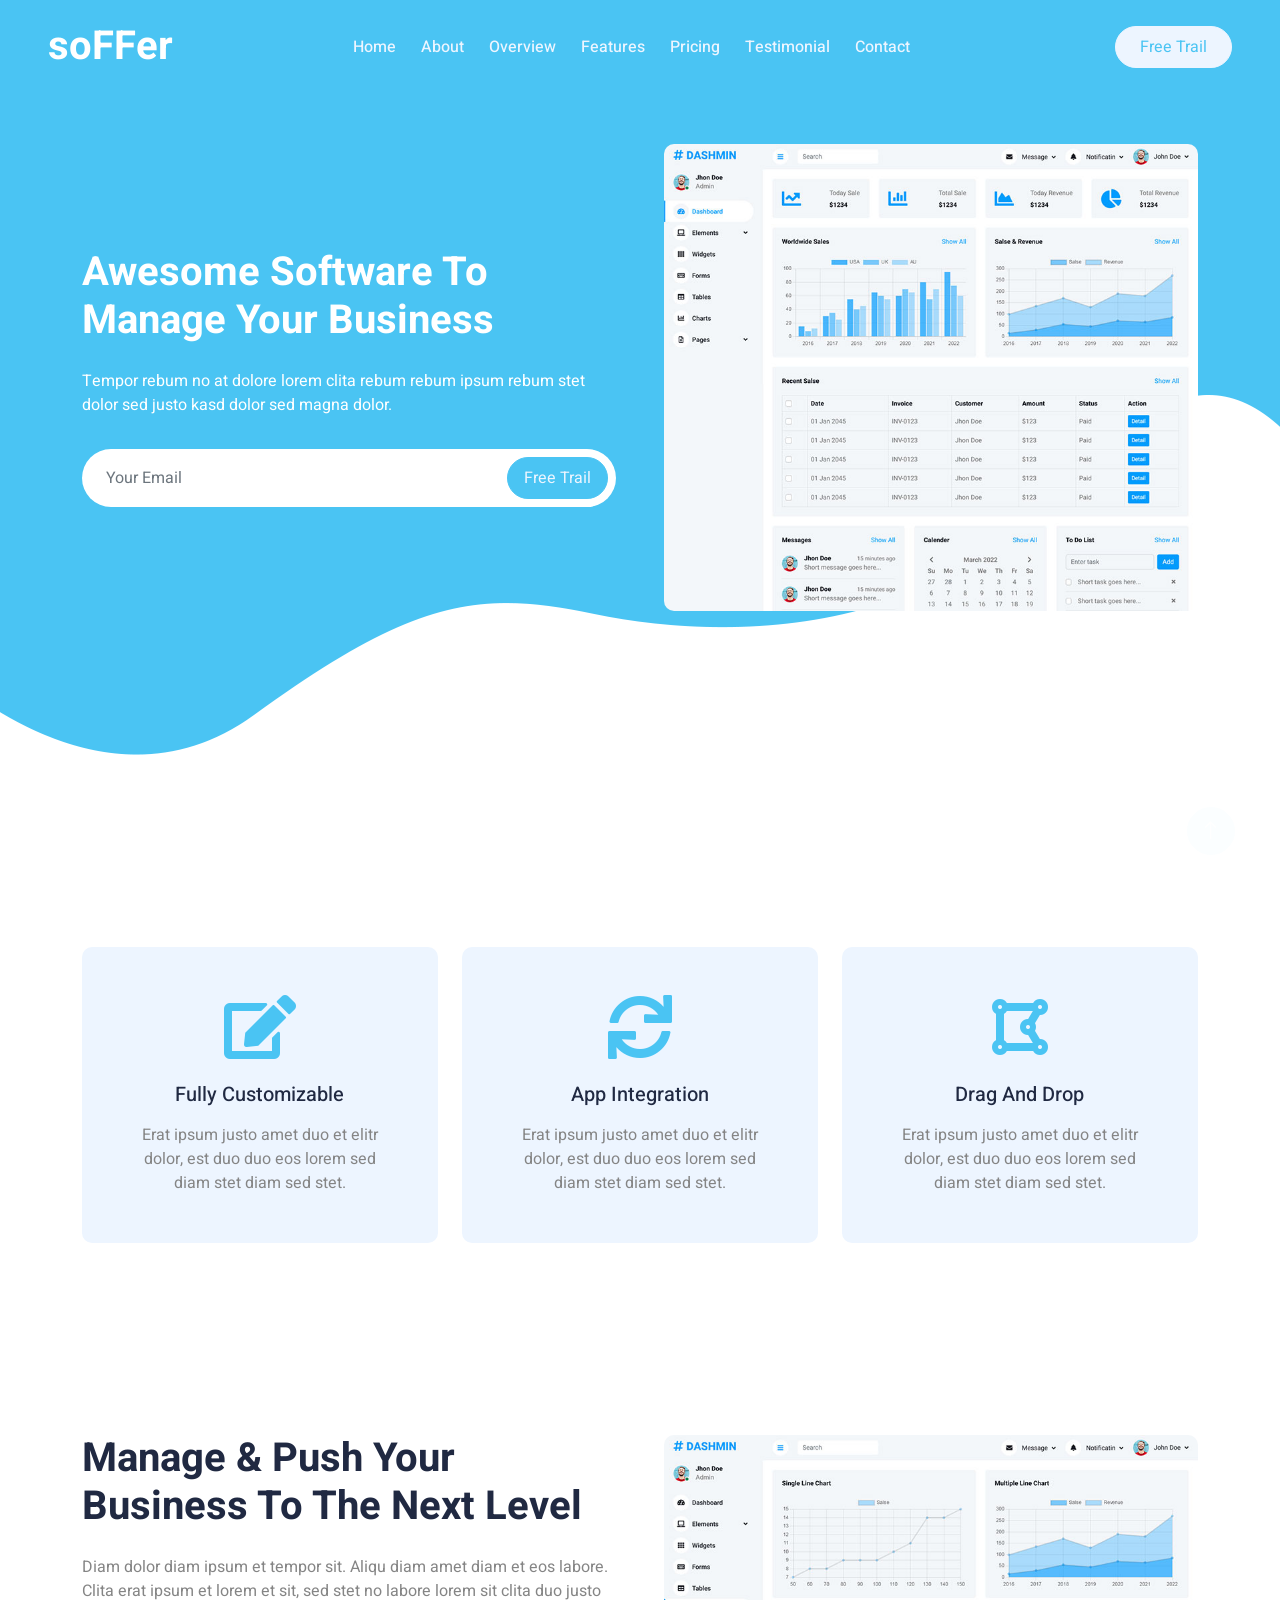
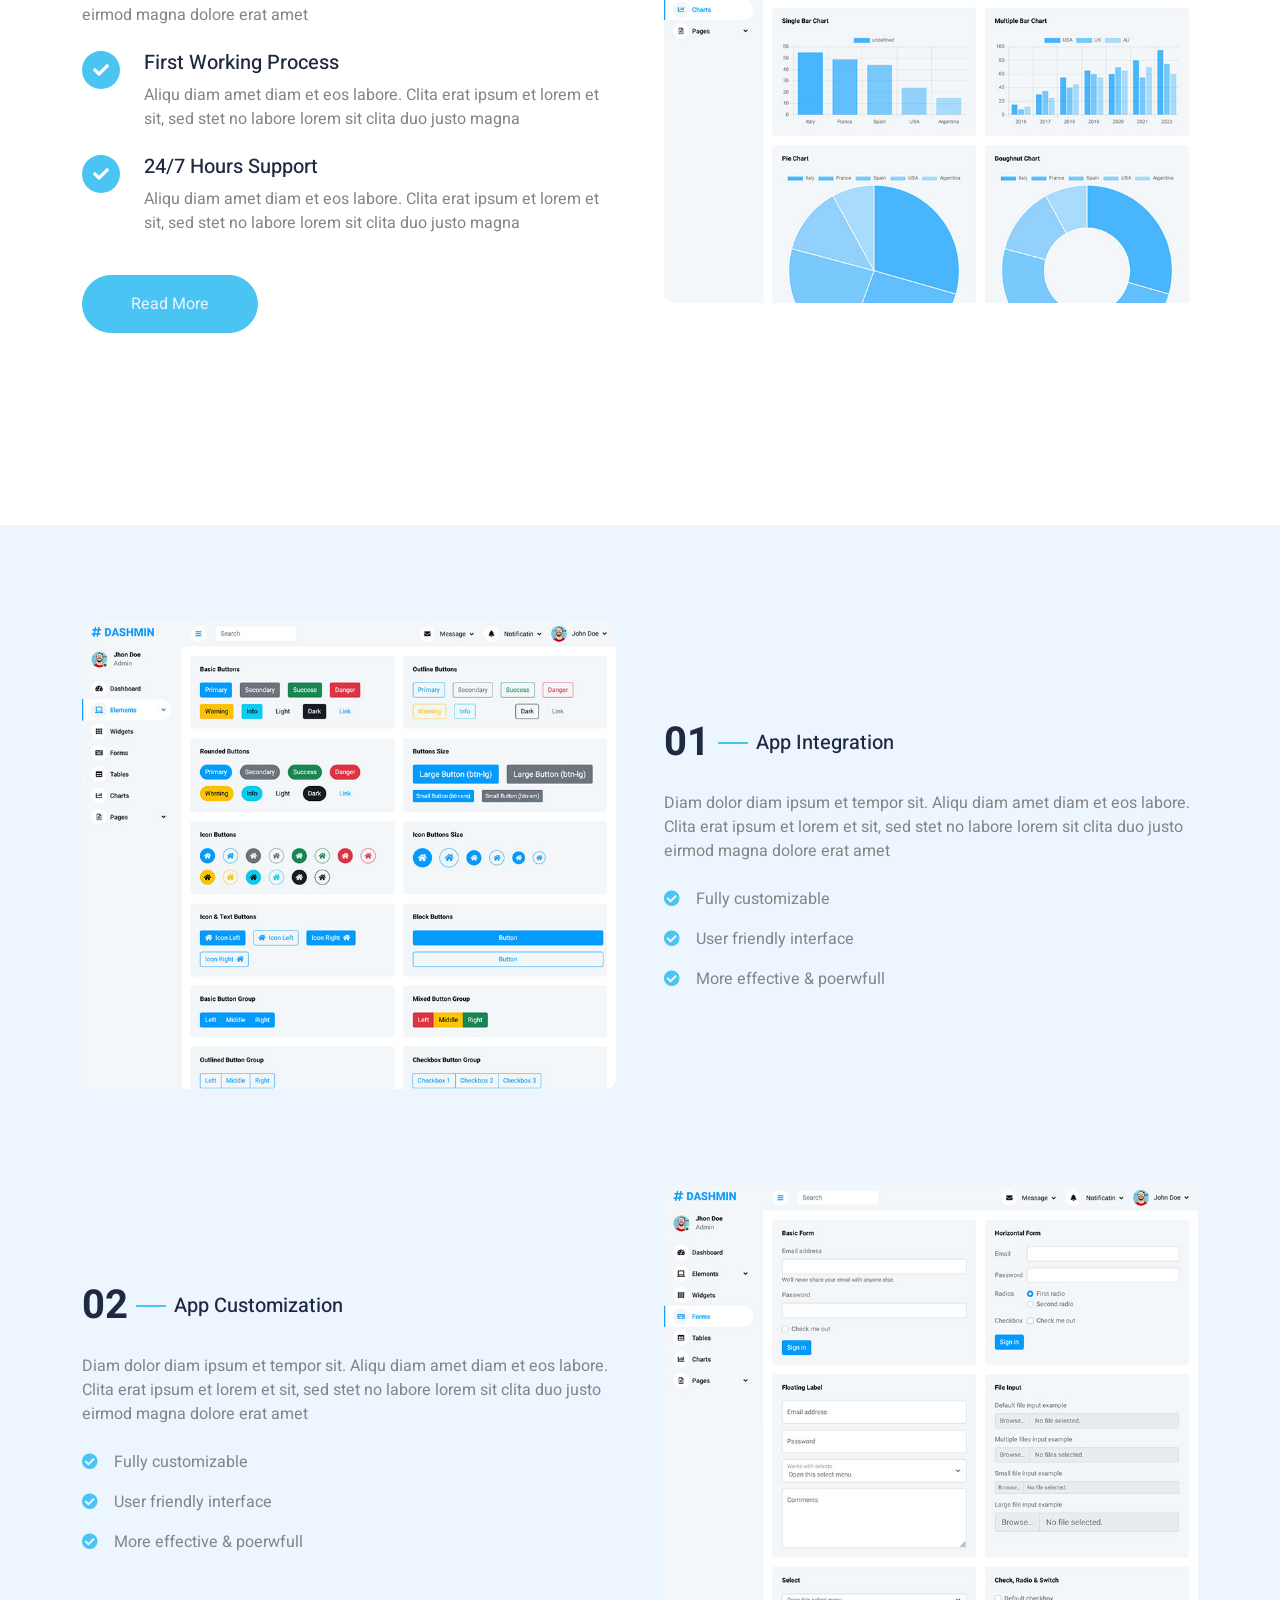
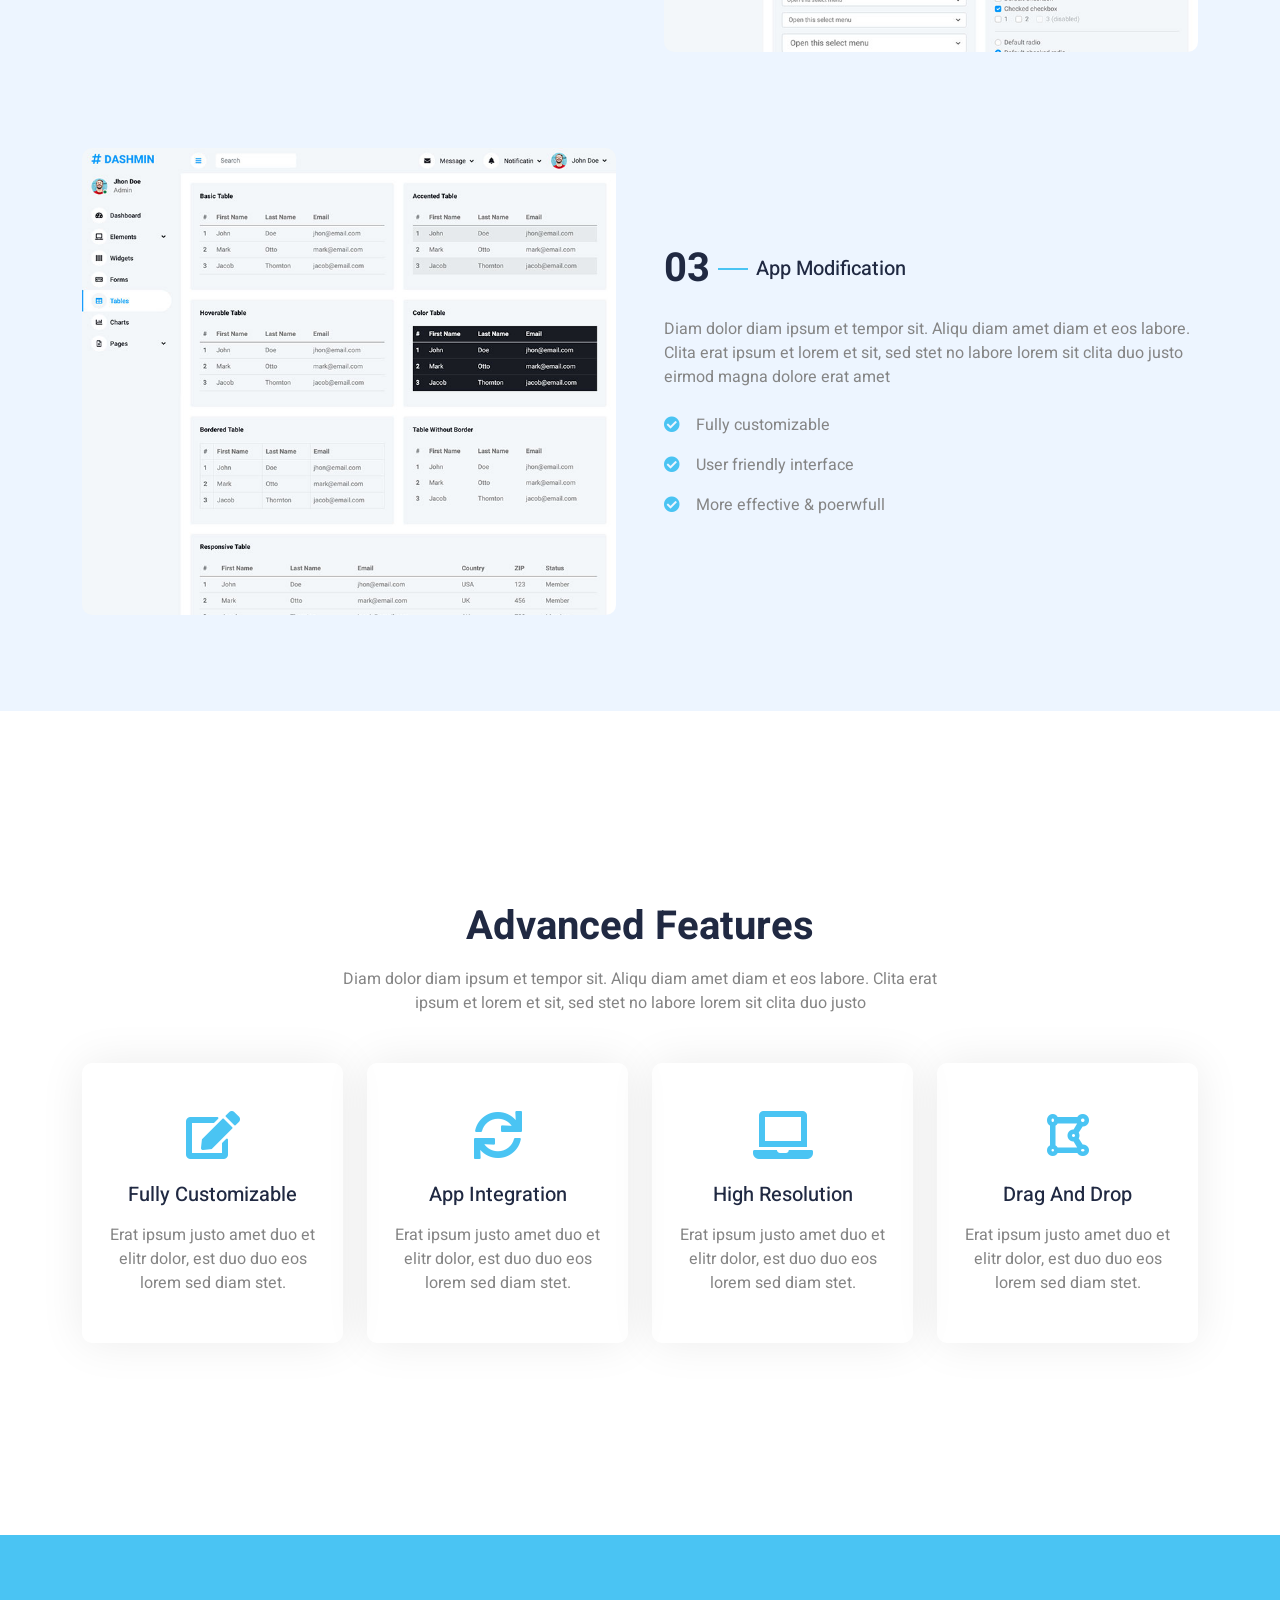
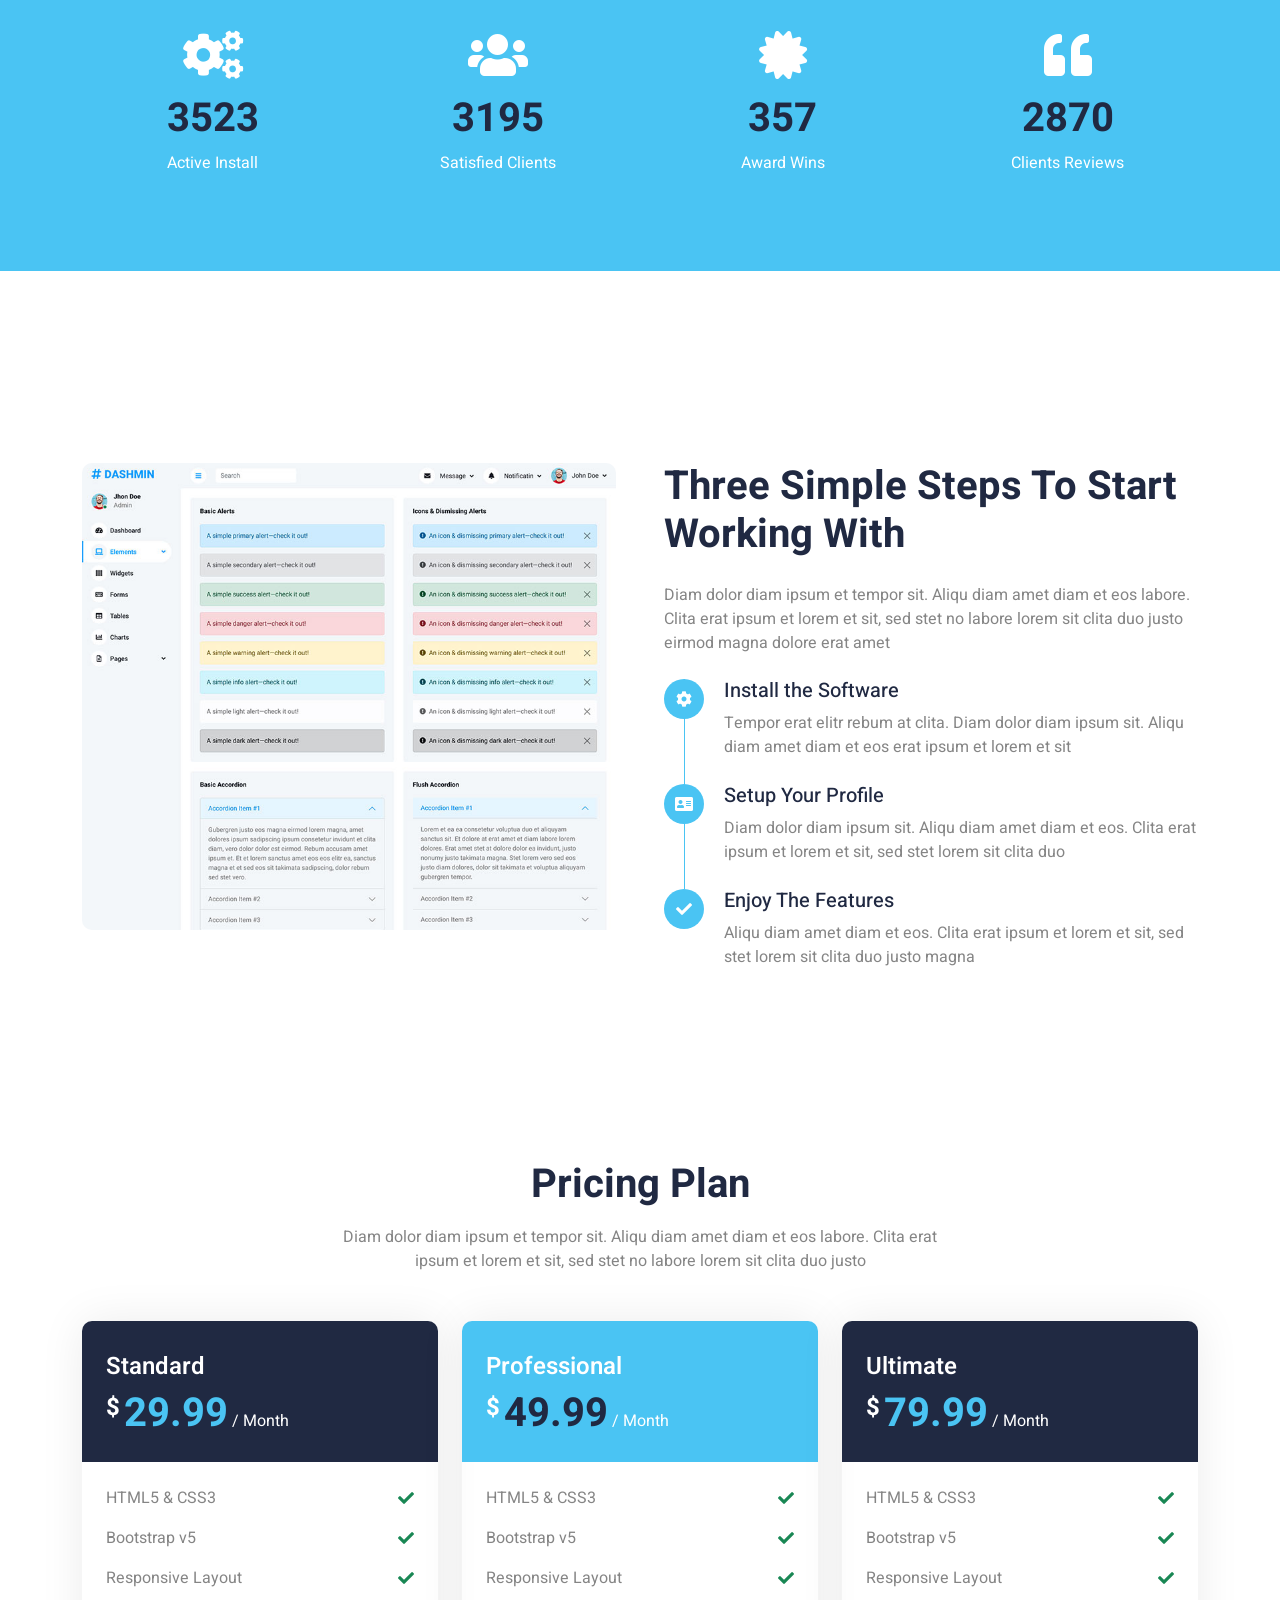
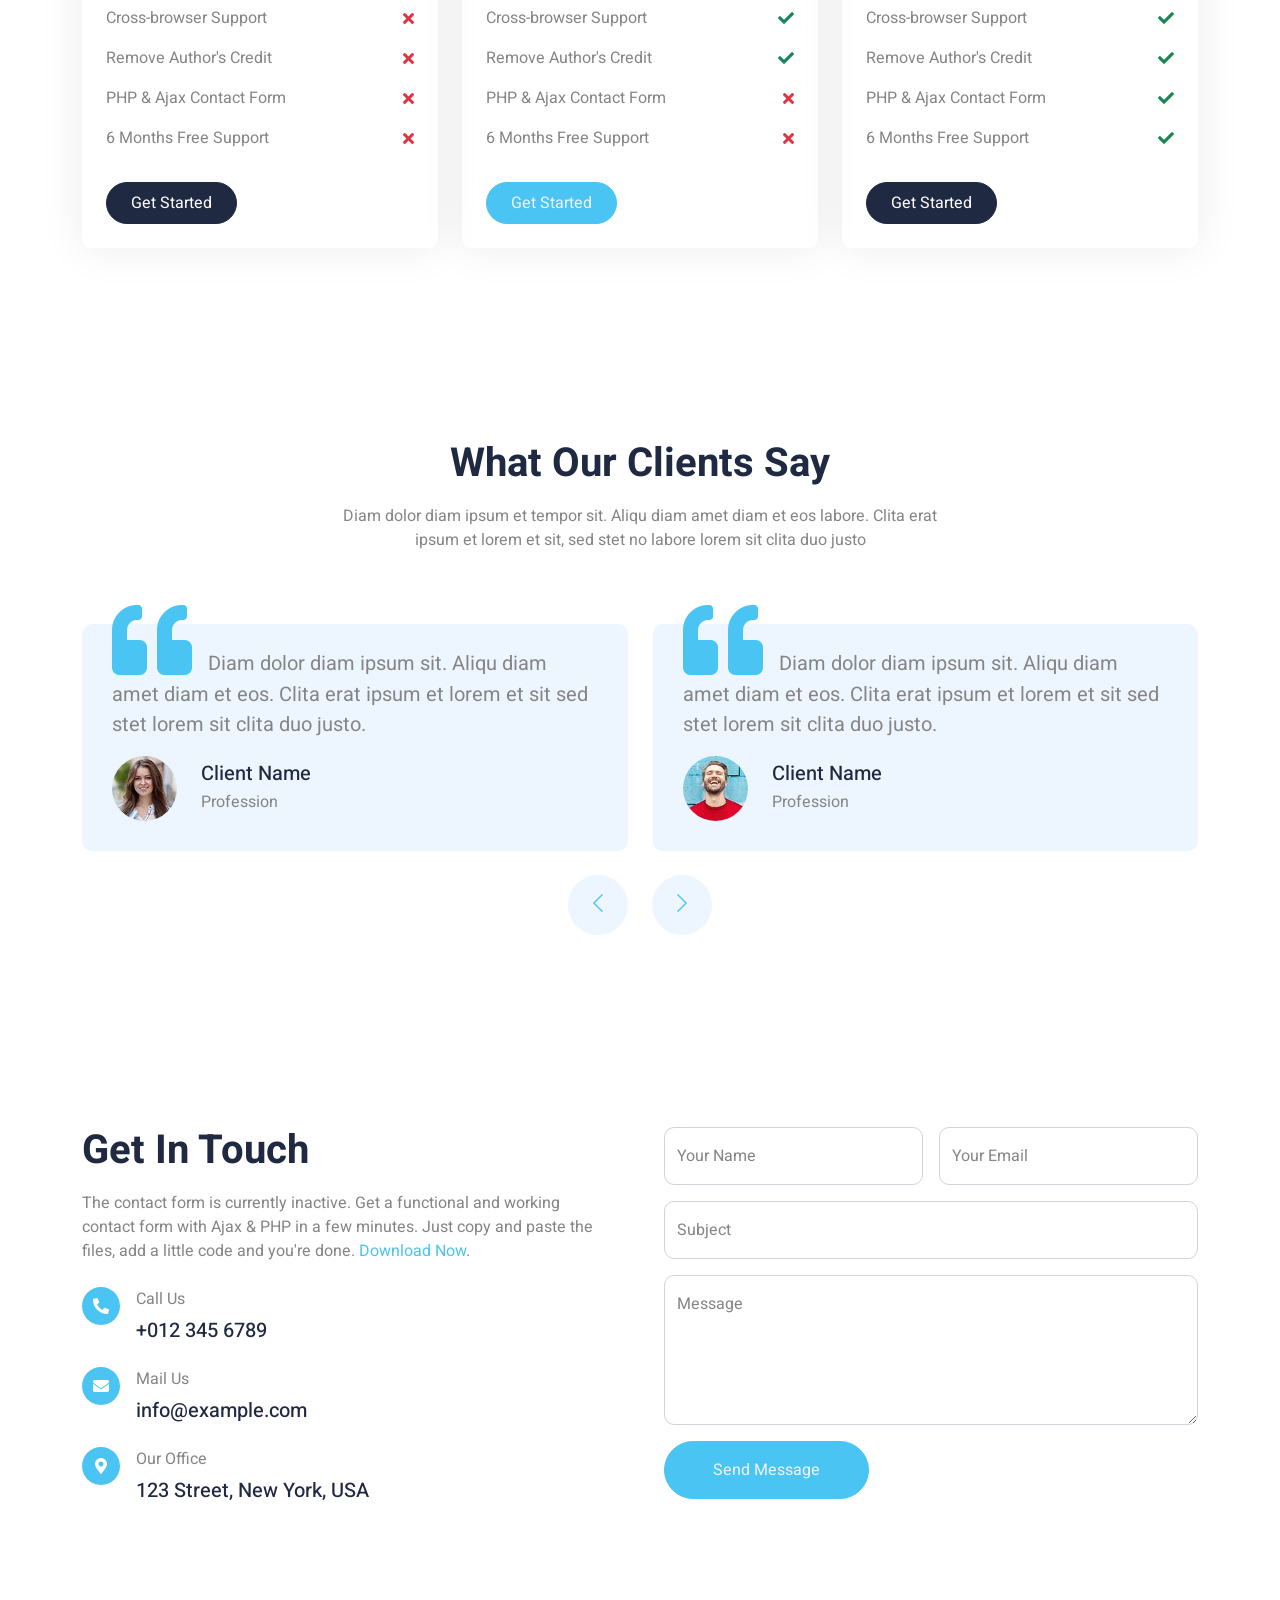
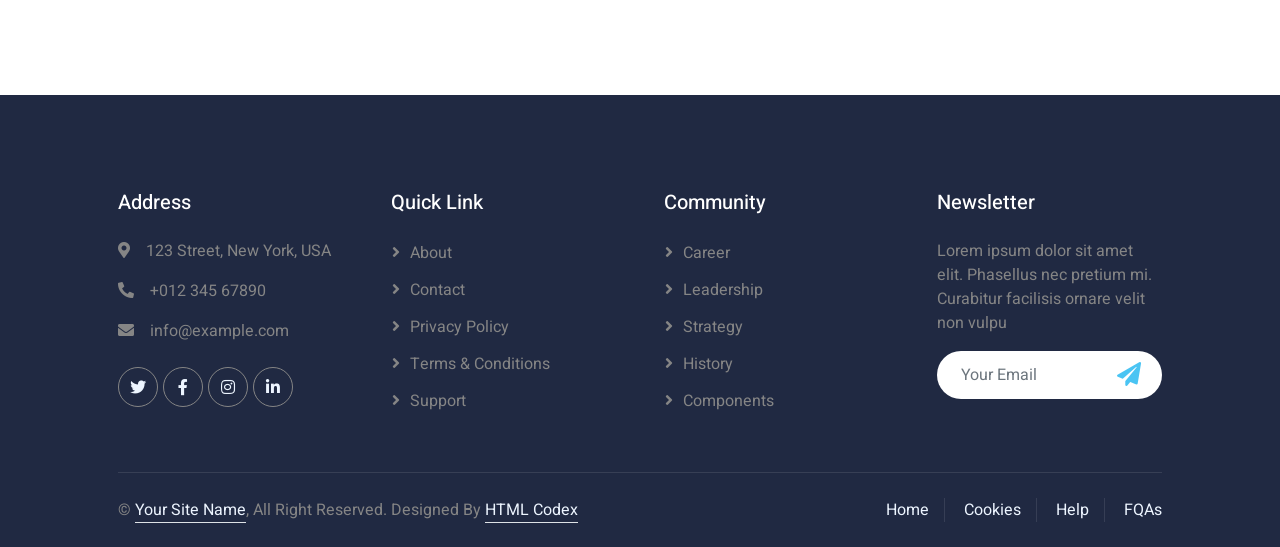
<file: PRO-013/index.html>
<!DOCTYPE html>
<html lang="en">

<head>
    <meta charset="utf-8">
    <title>soFFer - Software Landing Page Template</title>
    <meta content="width=device-width, initial-scale=1.0" name="viewport">
    <meta content="" name="keywords">
    <meta content="" name="description">

    <!-- Favicon -->
    <link href="img/favicon.ico" rel="icon">

    <!-- Google Web Fonts -->
    <link rel="preconnect" href="https://fonts.googleapis.com">
    <link rel="preconnect" href="https://fonts.gstatic.com" crossorigin>
    <link href="https://fonts.googleapis.com/css2?family=Heebo:wght@400;500;600;700&display=swap" rel="stylesheet"> 

    <!-- Icon Font Stylesheet -->
    <link href="https://cdnjs.cloudflare.com/ajax/libs/font-awesome/5.10.0/css/all.min.css" rel="stylesheet">
    <link href="https://cdn.jsdelivr.net/npm/bootstrap-icons@1.4.1/font/bootstrap-icons.css" rel="stylesheet">

    <!-- Libraries Stylesheet -->
    <link href="lib/animate/animate.min.css" rel="stylesheet">
    <link href="lib/owlcarousel/assets/owl.carousel.min.css" rel="stylesheet">

    <!-- Customized Bootstrap Stylesheet -->
    <link href="css/bootstrap.min.css" rel="stylesheet">

    <!-- Template Stylesheet -->
    <link href="css/style.css" rel="stylesheet">
</head>

<body>
    <div class="container-xxl bg-white p-0">
        <!-- Spinner Start -->
        <div id="spinner" class="show bg-white position-fixed translate-middle w-100 vh-100 top-50 start-50 d-flex align-items-center justify-content-center">
            <div class="spinner-grow text-primary" style="width: 3rem; height: 3rem;" role="status">
                <span class="sr-only">Loading...</span>
            </div>
        </div>
        <!-- Spinner End -->


        <!-- Navbar & Hero Start -->
        <div class="container-xxl position-relative p-0" id="home">
            <nav class="navbar navbar-expand-lg navbar-light px-4 px-lg-5 py-3 py-lg-0">
                <a href="" class="navbar-brand p-0">
                    <h1 class="m-0">soFFer</h1>
                    <!-- <img src="img/logo.png" alt="Logo"> -->
                </a>
                <button class="navbar-toggler rounded-pill" type="button" data-bs-toggle="collapse" data-bs-target="#navbarCollapse">
                    <span class="navbar-toggler-icon"></span>
                </button>
                <div class="collapse navbar-collapse" id="navbarCollapse">
                    <div class="navbar-nav mx-auto py-0">
                        <a href="#home" class="nav-item nav-link active">Home</a>
                        <a href="#about" class="nav-item nav-link">About</a>
                        <a href="#overview" class="nav-item nav-link">Overview</a>
                        <a href="#features" class="nav-item nav-link">Features</a>
                        <a href="#pricing" class="nav-item nav-link">Pricing</a>
                        <a href="#testimonial" class="nav-item nav-link">Testimonial</a>
                        <a href="#contact" class="nav-item nav-link">Contact</a>
                    </div>
                    <a href="" class="btn btn-light rounded-pill py-2 px-4 ms-3 d-none d-lg-block">Free Trail</a>
                </div>
            </nav>

            <div class="container-xxl bg-primary hero-header">
                <div class="container">
                    <div class="row g-5 align-items-center">
                        <div class="col-lg-6 text-center text-lg-start">
                            <h1 class="text-white mb-4 animated slideInDown">Awesome Software To Manage Your Business</h1>
                            <p class="text-white pb-3 animated slideInDown">Tempor rebum no at dolore lorem clita rebum rebum ipsum rebum stet dolor sed justo kasd dolor sed magna dolor.</p>
                            <div class="position-relative w-100 mt-3">
                                <input class="form-control border-0 rounded-pill w-100 ps-4 pe-5" type="text" placeholder="Your Email" style="height: 58px;">
                                <button type="button" class="btn btn-primary rounded-pill py-2 px-3 shadow-none position-absolute top-0 end-0 m-2">Free Trail</button>
                            </div>
                        </div>
                        <div class="col-lg-6 text-center text-lg-start">
                            <img class="img-fluid rounded animated zoomIn" src="img/hero.jpg" alt="">
                        </div>
                    </div>
                </div>
            </div>
        </div>
        <!-- Navbar & Hero End -->


        <!-- Feature Start -->
        <div class="container-xxl py-6">
            <div class="container">
                <div class="row g-4">
                    <div class="col-lg-4 wow fadeInUp" data-wow-delay="0.1s">
                        <div class="feature-item bg-light rounded text-center p-5">
                            <i class="fa fa-4x fa-edit text-primary mb-4"></i>
                            <h5 class="mb-3">Fully Customizable</h5>
                            <p class="m-0">Erat ipsum justo amet duo et elitr dolor, est duo duo eos lorem sed diam stet diam sed stet.</p>
                        </div>
                    </div>
                    <div class="col-lg-4 wow fadeInUp" data-wow-delay="0.3s">
                        <div class="feature-item bg-light rounded text-center p-5">
                            <i class="fa fa-4x fa-sync text-primary mb-4"></i>
                            <h5 class="mb-3">App Integration</h5>
                            <p class="m-0">Erat ipsum justo amet duo et elitr dolor, est duo duo eos lorem sed diam stet diam sed stet.</p>
                        </div>
                    </div>
                    <div class="col-lg-4 wow fadeInUp" data-wow-delay="0.5s">
                        <div class="feature-item bg-light rounded text-center p-5">
                            <i class="fa fa-4x fa-draw-polygon text-primary mb-4"></i>
                            <h5 class="mb-3">Drag And Drop</h5>
                            <p class="m-0">Erat ipsum justo amet duo et elitr dolor, est duo duo eos lorem sed diam stet diam sed stet.</p>
                        </div>
                    </div>
                </div>
            </div>
        </div>
        <!-- Feature End -->


        <!-- About Start -->
        <div class="container-xxl py-6" id="about">
            <div class="container">
                <div class="row g-5 flex-column-reverse flex-lg-row">
                    <div class="col-lg-6 wow fadeInUp" data-wow-delay="0.1s">
                        <h1 class="mb-4">Manage & Push Your Business To The Next Level</h1>
                        <p class="mb-4">Diam dolor diam ipsum et tempor sit. Aliqu diam amet diam et eos labore. Clita erat ipsum et lorem et sit, sed stet no labore lorem sit clita duo justo eirmod magna dolore erat amet</p>
                        <div class="d-flex mb-4">
                            <div class="flex-shrink-0 btn-square rounded-circle bg-primary text-white">
                                <i class="fa fa-check"></i>
                            </div>
                            <div class="ms-4">
                                <h5>First Working Process</h5>
                                <p class="mb-0">Aliqu diam amet diam et eos labore. Clita erat ipsum et lorem et sit, sed stet no labore lorem sit clita duo justo magna</p>
                            </div>
                        </div>
                        <div class="d-flex mb-4">
                            <div class="flex-shrink-0 btn-square rounded-circle bg-primary text-white">
                                <i class="fa fa-check"></i>
                            </div>
                            <div class="ms-4">
                                <h5>24/7 Hours Support</h5>
                                <p class="mb-0">Aliqu diam amet diam et eos labore. Clita erat ipsum et lorem et sit, sed stet no labore lorem sit clita duo justo magna</p>
                            </div>
                        </div>
                        <a href="" class="btn btn-primary py-sm-3 px-sm-5 rounded-pill mt-3">Read More</a>
                    </div>
                    <div class="col-lg-6">
                        <img class="img-fluid rounded wow zoomIn" data-wow-delay="0.5s" src="img/about.jpg">
                    </div>
                </div>
            </div>
        </div>
        <!-- About End -->


        <!-- Overview Start -->
        <div class="container-xxl bg-light my-6 py-5" id="overview">
            <div class="container">
                <div class="row g-5 py-5 align-items-center">
                    <div class="col-lg-6 wow fadeInUp" data-wow-delay="0.1s">
                        <img class="img-fluid rounded" src="img/overview-1.jpg">
                    </div>
                    <div class="col-lg-6 wow fadeInUp" data-wow-delay="0.5s">
                        <div class="d-flex align-items-center mb-4">
                            <h1 class="mb-0">01</h1>
                            <span class="bg-primary mx-2" style="width: 30px; height: 2px;"></span>
                            <h5 class="mb-0">App Integration</h5>
                        </div>
                        <p class="mb-4">Diam dolor diam ipsum et tempor sit. Aliqu diam amet diam et eos labore. Clita erat ipsum et lorem et sit, sed stet no labore lorem sit clita duo justo eirmod magna dolore erat amet</p>
                        <p><i class="fa fa-check-circle text-primary me-3"></i>Fully customizable</p>
                        <p><i class="fa fa-check-circle text-primary me-3"></i>User friendly interface</p>
                        <p class="mb-0"><i class="fa fa-check-circle text-primary me-3"></i>More effective & poerwfull</p>
                    </div>
                </div>
                <div class="row g-5 py-5 align-items-center flex-column-reverse flex-lg-row">
                    <div class="col-lg-6 wow fadeInUp" data-wow-delay="0.5s">
                        <div class="d-flex align-items-center mb-4">
                            <h1 class="mb-0">02</h1>
                            <span class="bg-primary mx-2" style="width: 30px; height: 2px;"></span>
                            <h5 class="mb-0">App Customization</h5>
                        </div>
                        <p class="mb-4">Diam dolor diam ipsum et tempor sit. Aliqu diam amet diam et eos labore. Clita erat ipsum et lorem et sit, sed stet no labore lorem sit clita duo justo eirmod magna dolore erat amet</p>
                        <p><i class="fa fa-check-circle text-primary me-3"></i>Fully customizable</p>
                        <p><i class="fa fa-check-circle text-primary me-3"></i>User friendly interface</p>
                        <p class="mb-0"><i class="fa fa-check-circle text-primary me-3"></i>More effective & poerwfull</p>
                    </div>
                    <div class="col-lg-6 wow fadeInUp" data-wow-delay="0.1s">
                        <img class="img-fluid rounded" src="img/overview-2.jpg">
                    </div>
                </div>
                <div class="row g-5 py-5 align-items-center">
                    <div class="col-lg-6 wow fadeInUp" data-wow-delay="0.1s">
                        <img class="img-fluid rounded" src="img/overview-3.jpg">
                    </div>
                    <div class="col-lg-6 wow fadeInUp" data-wow-delay="0.5s">
                        <div class="d-flex align-items-center mb-4">
                            <h1 class="mb-0">03</h1>
                            <span class="bg-primary mx-2" style="width: 30px; height: 2px;"></span>
                            <h5 class="mb-0">App Modification</h5>
                        </div>
                        <p class="mb-4">Diam dolor diam ipsum et tempor sit. Aliqu diam amet diam et eos labore. Clita erat ipsum et lorem et sit, sed stet no labore lorem sit clita duo justo eirmod magna dolore erat amet</p>
                        <p><i class="fa fa-check-circle text-primary me-3"></i>Fully customizable</p>
                        <p><i class="fa fa-check-circle text-primary me-3"></i>User friendly interface</p>
                        <p class="mb-0"><i class="fa fa-check-circle text-primary me-3"></i>More effective & poerwfull</p>
                    </div>
                </div>
            </div>
        </div>
        <!-- Overview End -->


        <!-- Advanced Feature Start -->
        <div class="container-xxl py-6" id="features">
            <div class="container">
                <div class="mx-auto text-center wow fadeInUp" data-wow-delay="0.1s" style="max-width: 600px;">
                    <h1 class="mb-3">Advanced Features</h1>
                    <p class="mb-5">Diam dolor diam ipsum et tempor sit. Aliqu diam amet diam et eos labore. Clita erat ipsum et lorem et sit, sed stet no labore lorem sit clita duo justo</p>
                </div>
                <div class="row g-4">
                    <div class="col-lg-3 col-md-6 wow fadeInUp" data-wow-delay="0.1s">
                        <div class="advanced-feature-item text-center rounded py-5 px-4">
                            <i class="fa fa-edit fa-3x text-primary mb-4"></i>
                            <h5 class="mb-3">Fully Customizable</h5>
                            <p class="m-0">Erat ipsum justo amet duo et elitr dolor, est duo duo eos lorem sed diam stet.</p>
                        </div>
                    </div>
                    <div class="col-lg-3 col-md-6 wow fadeInUp" data-wow-delay="0.3s">
                        <div class="advanced-feature-item text-center rounded py-5 px-4">
                            <i class="fa fa-sync fa-3x text-primary mb-4"></i>
                            <h5 class="mb-3">App Integration</h5>
                            <p class="m-0">Erat ipsum justo amet duo et elitr dolor, est duo duo eos lorem sed diam stet.</p>
                        </div>
                    </div>
                    <div class="col-lg-3 col-md-6 wow fadeInUp" data-wow-delay="0.5s">
                        <div class="advanced-feature-item text-center rounded py-5 px-4">
                            <i class="fa fa-laptop fa-3x text-primary mb-4"></i>
                            <h5 class="mb-3">High Resolution</h5>
                            <p class="m-0">Erat ipsum justo amet duo et elitr dolor, est duo duo eos lorem sed diam stet.</p>
                        </div>
                    </div>
                    <div class="col-lg-3 col-md-6 wow fadeInUp" data-wow-delay="0.7s">
                        <div class="advanced-feature-item text-center rounded py-5 px-4">
                            <i class="fa fa-draw-polygon fa-3x text-primary mb-4"></i>
                            <h5 class="mb-3">Drag And Drop</h5>
                            <p class="m-0">Erat ipsum justo amet duo et elitr dolor, est duo duo eos lorem sed diam stet.</p>
                        </div>
                    </div>
                </div>
            </div>
        </div>
        <!-- Advanced Feature End -->


        <!-- Facts Start -->
        <div class="container-xxl bg-primary my-6 py-6 wow fadeInUp" data-wow-delay="0.1s">
            <div class="container">
                <div class="row g-4">
                    <div class="col-md-6 col-lg-3 text-center wow fadeIn" data-wow-delay="0.1s">
                        <i class="fa fa-cogs fa-3x text-white mb-3"></i>
                        <h1 class="mb-2" data-toggle="counter-up">7264</h1>
                        <p class="text-white mb-0">Active Install</p>
                    </div>
                    <div class="col-md-6 col-lg-3 text-center wow fadeIn" data-wow-delay="0.3s">
                        <i class="fa fa-users fa-3x text-white mb-3"></i>
                        <h1 class="mb-2" data-toggle="counter-up">6521</h1>
                        <p class="text-white mb-0">Satisfied Clients</p>
                    </div>
                    <div class="col-md-6 col-lg-3 text-center wow fadeIn" data-wow-delay="0.5s">
                        <i class="fa fa-certificate fa-3x text-white mb-3"></i>
                        <h1 class="mb-2" data-toggle="counter-up">729</h1>
                        <p class="text-white mb-0">Award Wins</p>
                    </div>
                    <div class="col-md-6 col-lg-3 text-center wow fadeIn" data-wow-delay="0.7s">
                        <i class="fa fa-quote-left fa-3x text-white mb-3"></i>
                        <h1 class="mb-2" data-toggle="counter-up">5917</h1>
                        <p class="text-white mb-0">Clients Reviews</p>
                    </div>
                </div>
            </div>
        </div>
        <!-- Facts End -->


        <!-- Process Start -->
        <div class="container-xxl py-6">
            <div class="container">
                <div class="row g-5">
                    <div class="col-lg-6 wow fadeInUp" data-wow-delay="0.1s">
                        <img class="img-fluid rounded" src="img/process.jpg">
                    </div>
                    <div class="col-lg-6 wow fadeInUp" data-wow-delay="0.5s">
                        <h1 class="mb-4">Three Simple Steps To Start Working With</h1>
                        <p class="mb-4">Diam dolor diam ipsum et tempor sit. Aliqu diam amet diam et eos labore. Clita erat ipsum et lorem et sit, sed stet no labore lorem sit clita duo justo eirmod magna dolore erat amet</p>
                        <ul class="process mb-0">
                            <li>
                                <span><i class="fa fa-cog"></i></span>
                                <div>
                                    <h5>Install the Software</h5>
                                    <p>Tempor erat elitr rebum at clita. Diam dolor diam ipsum sit. Aliqu diam amet diam et eos erat ipsum et lorem et sit</p>
                                </div>
                            </li>
                            <li>
                                <span><i class="fa fa-address-card"></i></span>
                                <div>
                                    <h5>Setup Your Profile</h5>
                                    <p>Diam dolor diam ipsum sit. Aliqu diam amet diam et eos. Clita erat ipsum et lorem et sit, sed stet lorem sit clita duo</p>
                                </div>
                            </li>
                            <li>
                                <span><i class="fa fa-check"></i></span>
                                <div>
                                    <h5>Enjoy The Features</h5>
                                    <p>Aliqu diam amet diam et eos. Clita erat ipsum et lorem et sit, sed stet lorem sit clita duo justo magna</p>
                                </div>
                            </li>
                        </ul>
                    </div>
                </div>
            </div>
        </div>
        <!-- Process End -->


        <!-- Pricing Start -->
        <div class="container-xxl py-6" id="pricing">
            <div class="container">
                <div class="mx-auto text-center wow fadeInUp" data-wow-delay="0.1s" style="max-width: 600px;">
                    <h1 class="mb-3">Pricing Plan</h1>
                    <p class="mb-5">Diam dolor diam ipsum et tempor sit. Aliqu diam amet diam et eos labore. Clita erat ipsum et lorem et sit, sed stet no labore lorem sit clita duo justo</p>
                </div>
                <div class="row g-4">
                    <div class="col-lg-4 col-md-6 wow fadeInUp" data-wow-delay="0.1s">
                        <div class="price-item rounded overflow-hidden">
                            <div class="bg-dark p-4">
                                <h4 class="text-white mt-2">Standard</h4>
                                <div class="text-white">
                                    <span class="align-top fs-4 fw-bold">$</span>
                                    <h1 class="d-inline display-6 text-primary mb-0"> 29.99</h1>
                                    <span class="align-baseline">/ Month</span>
                                </div>
                            </div>
                            <div class="p-4">
                                <div class="d-flex justify-content-between mb-3"><span>HTML5 & CSS3</span><i class="fa fa-check text-success pt-1"></i></div>
                                <div class="d-flex justify-content-between mb-3"><span>Bootstrap v5</span><i class="fa fa-check text-success pt-1"></i></div>
                                <div class="d-flex justify-content-between mb-3"><span>Responsive Layout</span><i class="fa fa-check text-success pt-1"></i></div>
                                <div class="d-flex justify-content-between mb-3"><span>Cross-browser Support</span><i class="fa fa-times text-danger pt-1"></i></div>
                                <div class="d-flex justify-content-between mb-3"><span>Remove Author's Credit</span><i class="fa fa-times text-danger pt-1"></i></div>
                                <div class="d-flex justify-content-between mb-3"><span>PHP & Ajax Contact Form</span><i class="fa fa-times text-danger pt-1"></i></div>
                                <div class="d-flex justify-content-between mb-3"><span>6 Months Free Support</span><i class="fa fa-times text-danger pt-1"></i></div>
                                <a href="" class="btn btn-dark rounded-pill py-2 px-4 mt-3">Get Started</a>
                            </div>
                        </div>
                    </div>
                    <div class="col-lg-4 col-md-6 wow fadeInUp" data-wow-delay="0.3s">
                        <div class="price-item rounded overflow-hidden">
                            <div class="bg-primary p-4">
                                <h4 class="text-white mt-2">Professional</h4>
                                <div class="text-white">
                                    <span class="align-top fs-4 fw-bold">$</span>
                                    <h1 class="d-inline display-6 text-dark mb-0"> 49.99</h1>
                                    <span class="align-baseline">/ Month</span>
                                </div>
                            </div>
                            <div class="p-4">
                                <div class="d-flex justify-content-between mb-3"><span>HTML5 & CSS3</span><i class="fa fa-check text-success pt-1"></i></div>
                                <div class="d-flex justify-content-between mb-3"><span>Bootstrap v5</span><i class="fa fa-check text-success pt-1"></i></div>
                                <div class="d-flex justify-content-between mb-3"><span>Responsive Layout</span><i class="fa fa-check text-success pt-1"></i></div>
                                <div class="d-flex justify-content-between mb-3"><span>Cross-browser Support</span><i class="fa fa-check text-success pt-1"></i></div>
                                <div class="d-flex justify-content-between mb-3"><span>Remove Author's Credit</span><i class="fa fa-check text-success pt-1"></i></div>
                                <div class="d-flex justify-content-between mb-3"><span>PHP & Ajax Contact Form</span><i class="fa fa-times text-danger pt-1"></i></div>
                                <div class="d-flex justify-content-between mb-3"><span>6 Months Free Support</span><i class="fa fa-times text-danger pt-1"></i></div>
                                <a href="" class="btn btn-primary rounded-pill py-2 px-4 mt-3">Get Started</a>
                            </div>
                        </div>
                    </div>
                    <div class="col-lg-4 col-md-6 wow fadeInUp" data-wow-delay="0.5s">
                        <div class="price-item rounded overflow-hidden">
                            <div class="bg-dark p-4">
                                <h4 class="text-white mt-2">Ultimate</h4>
                                <div class="text-white">
                                    <span class="align-top fs-4 fw-bold">$</span>
                                    <h1 class="d-inline display-6 text-primary mb-0"> 79.99</h1>
                                    <span class="align-baseline">/ Month</span>
                                </div>
                            </div>
                            <div class="p-4">
                                <div class="d-flex justify-content-between mb-3"><span>HTML5 & CSS3</span><i class="fa fa-check text-success pt-1"></i></div>
                                <div class="d-flex justify-content-between mb-3"><span>Bootstrap v5</span><i class="fa fa-check text-success pt-1"></i></div>
                                <div class="d-flex justify-content-between mb-3"><span>Responsive Layout</span><i class="fa fa-check text-success pt-1"></i></div>
                                <div class="d-flex justify-content-between mb-3"><span>Cross-browser Support</span><i class="fa fa-check text-success pt-1"></i></div>
                                <div class="d-flex justify-content-between mb-3"><span>Remove Author's Credit</span><i class="fa fa-check text-success pt-1"></i></div>
                                <div class="d-flex justify-content-between mb-3"><span>PHP & Ajax Contact Form</span><i class="fa fa-check text-success pt-1"></i></div>
                                <div class="d-flex justify-content-between mb-3"><span>6 Months Free Support</span><i class="fa fa-check text-success pt-1"></i></div>
                                <a href="" class="btn btn-dark rounded-pill py-2 px-4 mt-3">Get Started</a>
                            </div>
                        </div>
                    </div>
                </div>
            </div>
        </div>
        <!-- Pricing End -->


        <!-- Testimonial Start -->
        <div class="container-xxl py-6" id="testimonial">
            <div class="container">
                <div class="mx-auto text-center wow fadeInUp" data-wow-delay="0.1s" style="max-width: 600px;">
                    <h1 class="mb-3">What Our Clients Say</h1>
                    <p class="mb-5">Diam dolor diam ipsum et tempor sit. Aliqu diam amet diam et eos labore. Clita erat ipsum et lorem et sit, sed stet no labore lorem sit clita duo justo</p>
                </div>
                <div class="owl-carousel testimonial-carousel wow fadeInUp" data-wow-delay="0.1s">
                    <div class="testimonial-item bg-light rounded my-4">
                        <p class="fs-5"><i class="fa fa-quote-left fa-4x text-primary mt-n4 me-3"></i>Diam dolor diam ipsum sit. Aliqu diam amet diam et eos. Clita erat ipsum et lorem et sit sed stet lorem sit clita duo justo.</p>
                        <div class="d-flex align-items-center">
                            <img class="img-fluid flex-shrink-0 rounded-circle" src="img/testimonial-1.jpg" style="width: 65px; height: 65px;">
                            <div class="ps-4">
                                <h5 class="mb-1">Client Name</h5>
                                <span>Profession</span>
                            </div>
                        </div>
                    </div>
                    <div class="testimonial-item bg-light rounded my-4">
                        <p class="fs-5"><i class="fa fa-quote-left fa-4x text-primary mt-n4 me-3"></i>Diam dolor diam ipsum sit. Aliqu diam amet diam et eos. Clita erat ipsum et lorem et sit sed stet lorem sit clita duo justo.</p>
                        <div class="d-flex align-items-center">
                            <img class="img-fluid flex-shrink-0 rounded-circle" src="img/testimonial-2.jpg" style="width: 65px; height: 65px;">
                            <div class="ps-4">
                                <h5 class="mb-1">Client Name</h5>
                                <span>Profession</span>
                            </div>
                        </div>
                    </div>
                    <div class="testimonial-item bg-light rounded my-4">
                        <p class="fs-5"><i class="fa fa-quote-left fa-4x text-primary mt-n4 me-3"></i>Diam dolor diam ipsum sit. Aliqu diam amet diam et eos. Clita erat ipsum et lorem et sit sed stet lorem sit clita duo justo.</p>
                        <div class="d-flex align-items-center">
                            <img class="img-fluid flex-shrink-0 rounded-circle" src="img/testimonial-3.jpg" style="width: 65px; height: 65px;">
                            <div class="ps-4">
                                <h5 class="mb-1">Client Name</h5>
                                <span>Profession</span>
                            </div>
                        </div>
                    </div>
                </div>
            </div>
        </div>
        <!-- Testimonial End -->


        <!-- Contact Start -->
        <div class="container-xxl py-6" id="contact">
            <div class="container">
                <div class="row g-5">
                    <div class="col-lg-6 wow fadeInUp" data-wow-delay="0.1s">
                        <h1 class="mb-3">Get In Touch</h1>
                        <p class="mb-4">The contact form is currently inactive. Get a functional and working contact form with Ajax & PHP in a few minutes. Just copy and paste the files, add a little code and you're done. <a href="https://htmlcodex.com/contact-form">Download Now</a>.</p>
                        <div class="d-flex mb-4">
                            <div class="flex-shrink-0 btn-square rounded-circle bg-primary text-white">
                                <i class="fa fa-phone-alt"></i>
                            </div>
                            <div class="ms-3">
                                <p class="mb-2">Call Us</p>
                                <h5 class="mb-0">+012 345 6789</h5>
                            </div>
                        </div>
                        <div class="d-flex mb-4">
                            <div class="flex-shrink-0 btn-square rounded-circle bg-primary text-white">
                                <i class="fa fa-envelope"></i>
                            </div>
                            <div class="ms-3">
                                <p class="mb-2">Mail Us</p>
                                <h5 class="mb-0">info@example.com</h5>
                            </div>
                        </div>
                        <div class="d-flex mb-0">
                            <div class="flex-shrink-0 btn-square rounded-circle bg-primary text-white">
                                <i class="fa fa-map-marker-alt"></i>
                            </div>
                            <div class="ms-3">
                                <p class="mb-2">Our Office</p>
                                <h5 class="mb-0">123 Street, New York, USA</h5>
                            </div>
                        </div>
                    </div>
                    <div class="col-lg-6 wow fadeInUp" data-wow-delay="0.5s">
                        <form>
                            <div class="row g-3">
                                <div class="col-md-6">
                                    <div class="form-floating">
                                        <input type="text" class="form-control" id="name" placeholder="Your Name">
                                        <label for="name">Your Name</label>
                                    </div>
                                </div>
                                <div class="col-md-6">
                                    <div class="form-floating">
                                        <input type="email" class="form-control" id="email" placeholder="Your Email">
                                        <label for="email">Your Email</label>
                                    </div>
                                </div>
                                <div class="col-12">
                                    <div class="form-floating">
                                        <input type="text" class="form-control" id="subject" placeholder="Subject">
                                        <label for="subject">Subject</label>
                                    </div>
                                </div>
                                <div class="col-12">
                                    <div class="form-floating">
                                        <textarea class="form-control" placeholder="Leave a message here" id="message" style="height: 150px"></textarea>
                                        <label for="message">Message</label>
                                    </div>
                                </div>
                                <div class="col-12">
                                    <button class="btn btn-primary rounded-pill py-3 px-5" type="submit">Send Message</button>
                                </div>
                            </div>
                        </form>
                    </div>
                </div>
            </div>
        </div>
        <!-- Contact End -->
        

        <!-- Footer Start -->
        <div class="container-fluid bg-dark text-body footer wow fadeIn" data-wow-delay="0.1s">
            <div class="container py-5 px-lg-5">
                <div class="row g-5">
                    <div class="col-md-6 col-lg-3">
                        <p class="section-title text-white h5 mb-4">Address<span></span></p>
                        <p><i class="fa fa-map-marker-alt me-3"></i>123 Street, New York, USA</p>
                        <p><i class="fa fa-phone-alt me-3"></i>+012 345 67890</p>
                        <p><i class="fa fa-envelope me-3"></i>info@example.com</p>
                        <div class="d-flex pt-2">
                            <a class="btn btn-outline-light btn-social" href=""><i class="fab fa-twitter"></i></a>
                            <a class="btn btn-outline-light btn-social" href=""><i class="fab fa-facebook-f"></i></a>
                            <a class="btn btn-outline-light btn-social" href=""><i class="fab fa-instagram"></i></a>
                            <a class="btn btn-outline-light btn-social" href=""><i class="fab fa-linkedin-in"></i></a>
                        </div>
                    </div>
                    <div class="col-md-6 col-lg-3">
                        <p class="section-title text-white h5 mb-4">Quick Link<span></span></p>
                        <a class="btn btn-link" href="">About</a>
                        <a class="btn btn-link" href="">Contact</a>
                        <a class="btn btn-link" href="">Privacy Policy</a>
                        <a class="btn btn-link" href="">Terms & Conditions</a>
                        <a class="btn btn-link" href="">Support</a>
                    </div>
                    <div class="col-md-6 col-lg-3">
                        <p class="section-title text-white h5 mb-4">Community<span></span></p>
                        <a class="btn btn-link" href="">Career</a>
                        <a class="btn btn-link" href="">Leadership</a>
                        <a class="btn btn-link" href="">Strategy</a>
                        <a class="btn btn-link" href="">History</a>
                        <a class="btn btn-link" href="">Components</a>
                    </div>
                    <div class="col-md-6 col-lg-3">
                        <p class="section-title text-white h5 mb-4">Newsletter<span></span></p>
                        <p>Lorem ipsum dolor sit amet elit. Phasellus nec pretium mi. Curabitur facilisis ornare velit non vulpu</p>
                        <div class="position-relative w-100 mt-3">
                            <input class="form-control border-0 rounded-pill w-100 ps-4 pe-5" type="text" placeholder="Your Email" style="height: 48px;">
                            <button type="button" class="btn shadow-none position-absolute top-0 end-0 mt-1 me-2"><i class="fa fa-paper-plane text-primary fs-4"></i></button>
                        </div>
                    </div>
                </div>
            </div>
            <div class="container px-lg-5">
                <div class="copyright">
                    <div class="row">
                        <div class="col-md-6 text-center text-md-start mb-3 mb-md-0">
                            &copy; <a class="border-bottom" href="https://www.youtube.com/watch?v=h7Z0yKhiB08&pp=ygUFMCBzZWM%3D">Your Site Name</a>, All Right Reserved. 
							
							<!--/*** This template is free as long as you keep the footer author’s credit link/attribution link/backlink. If you'd like to use the template without the footer author’s credit link/attribution link/backlink, you can purchase the Credit Removal License from "https://htmlcodex.com/credit-removal". Thank you for your support. ***/-->
							Designed By <a class="border-bottom" href="https://htmlcodex.com">HTML Codex</a>
                        </div>
                        <div class="col-md-6 text-center text-md-end">
                            <div class="footer-menu">
                                <a href="">Home</a>
                                <a href="">Cookies</a>
                                <a href="">Help</a>
                                <a href="">FQAs</a>
                            </div>
                        </div>
                    </div>
                </div>
            </div>
        </div>
        <!-- Footer End -->


        <!-- Back to Top -->
        <a href="#" class="btn btn-lg btn-primary btn-lg-square back-to-top"><i class="bi bi-arrow-up"></i></a>
    </div>

    <!-- JavaScript Libraries -->
    <script src="https://code.jquery.com/jquery-3.4.1.min.js"></script>
    <script src="https://cdn.jsdelivr.net/npm/bootstrap@5.0.0/dist/js/bootstrap.bundle.min.js"></script>
    <script src="lib/wow/wow.min.js"></script>
    <script src="lib/easing/easing.min.js"></script>
    <script src="lib/waypoints/waypoints.min.js"></script>
    <script src="lib/counterup/counterup.min.js"></script>
    <script src="lib/owlcarousel/owl.carousel.min.js"></script>

    <!-- Template Javascript -->
    <script src="js/main.js"></script>
</body>

</html>
</file>
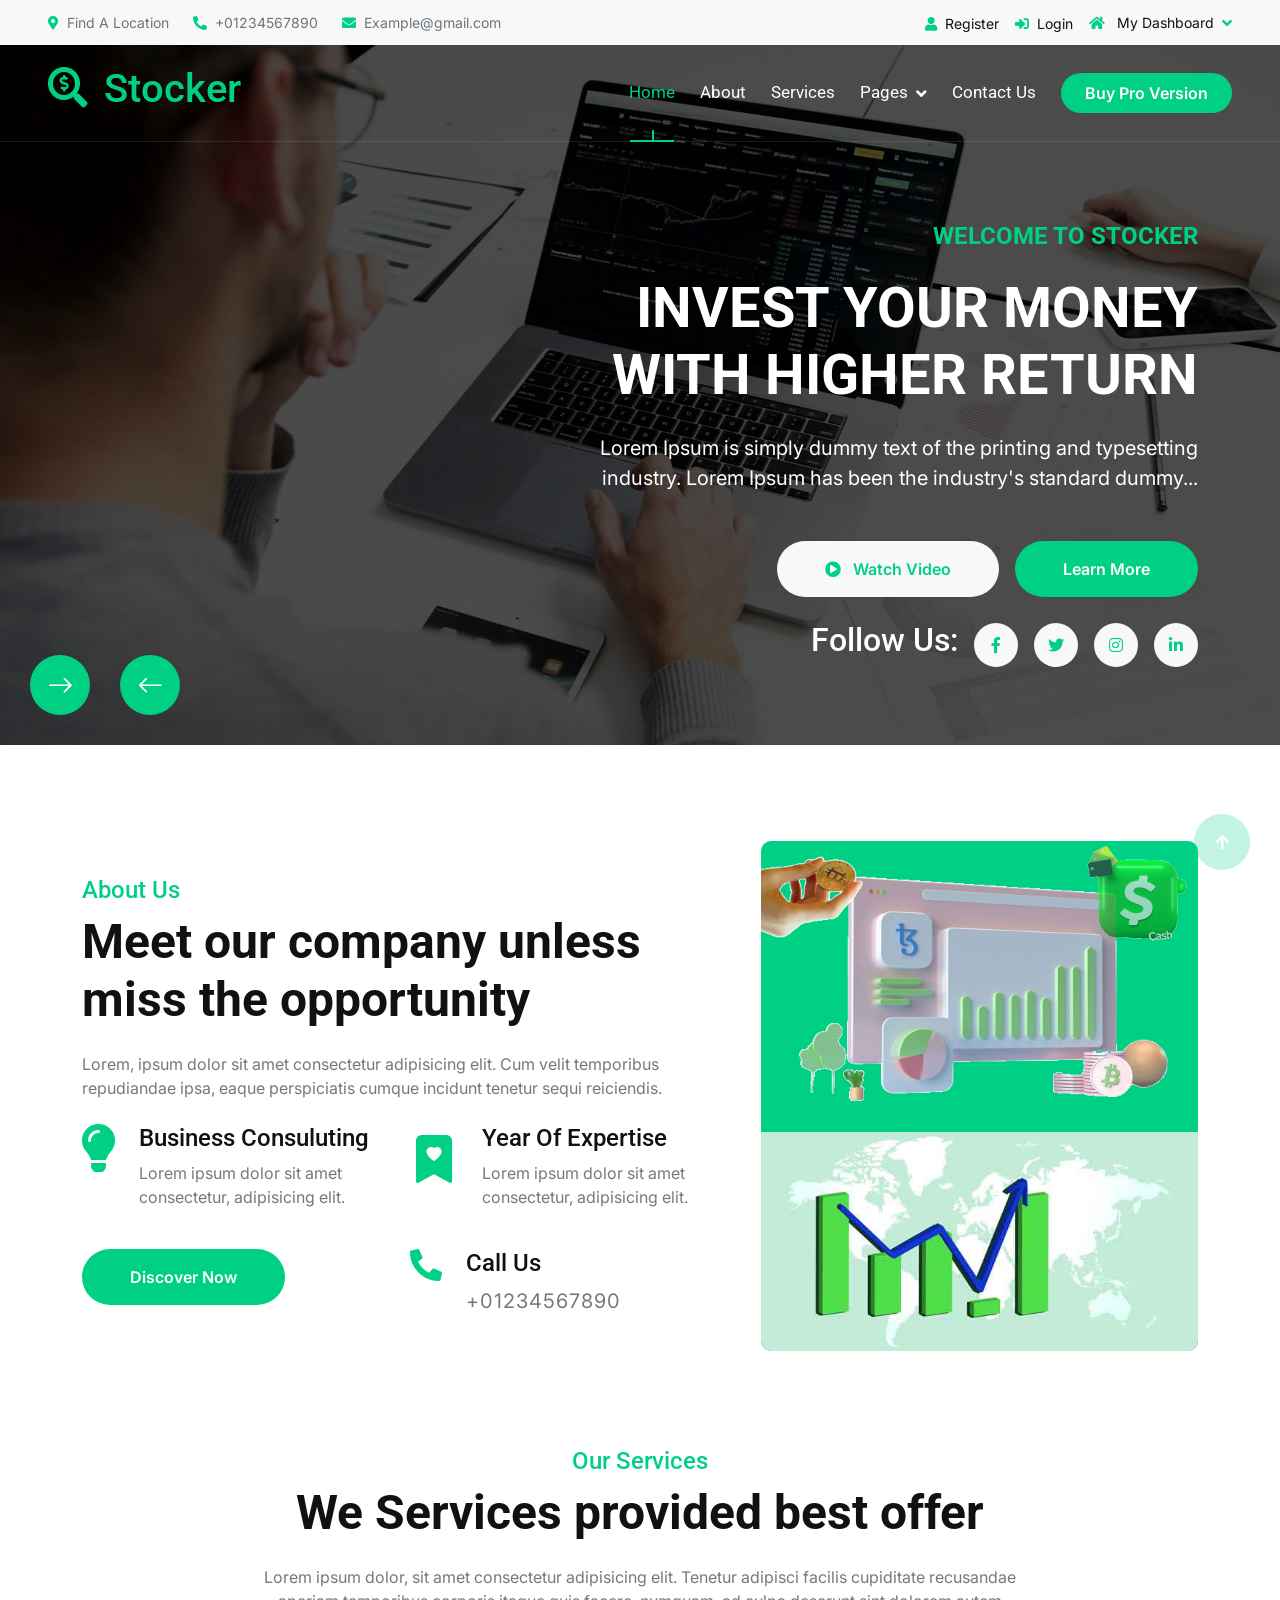
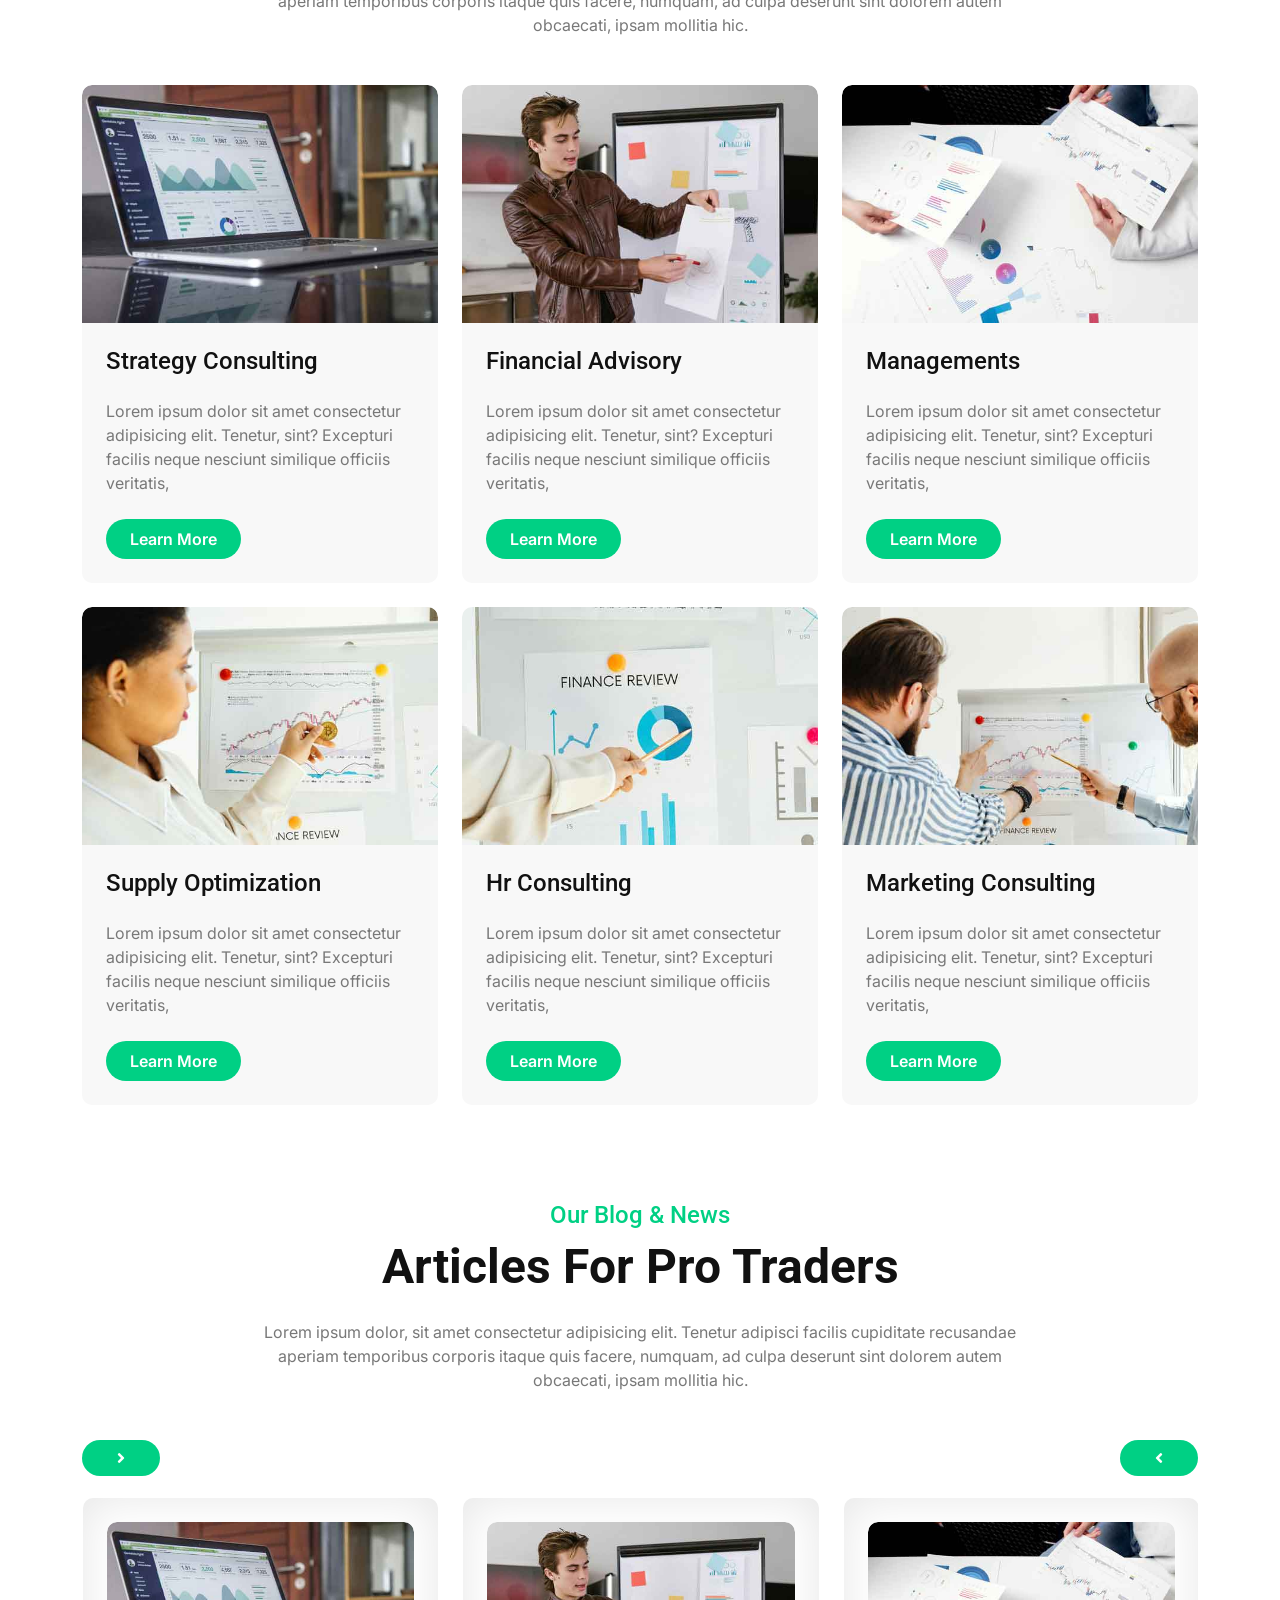
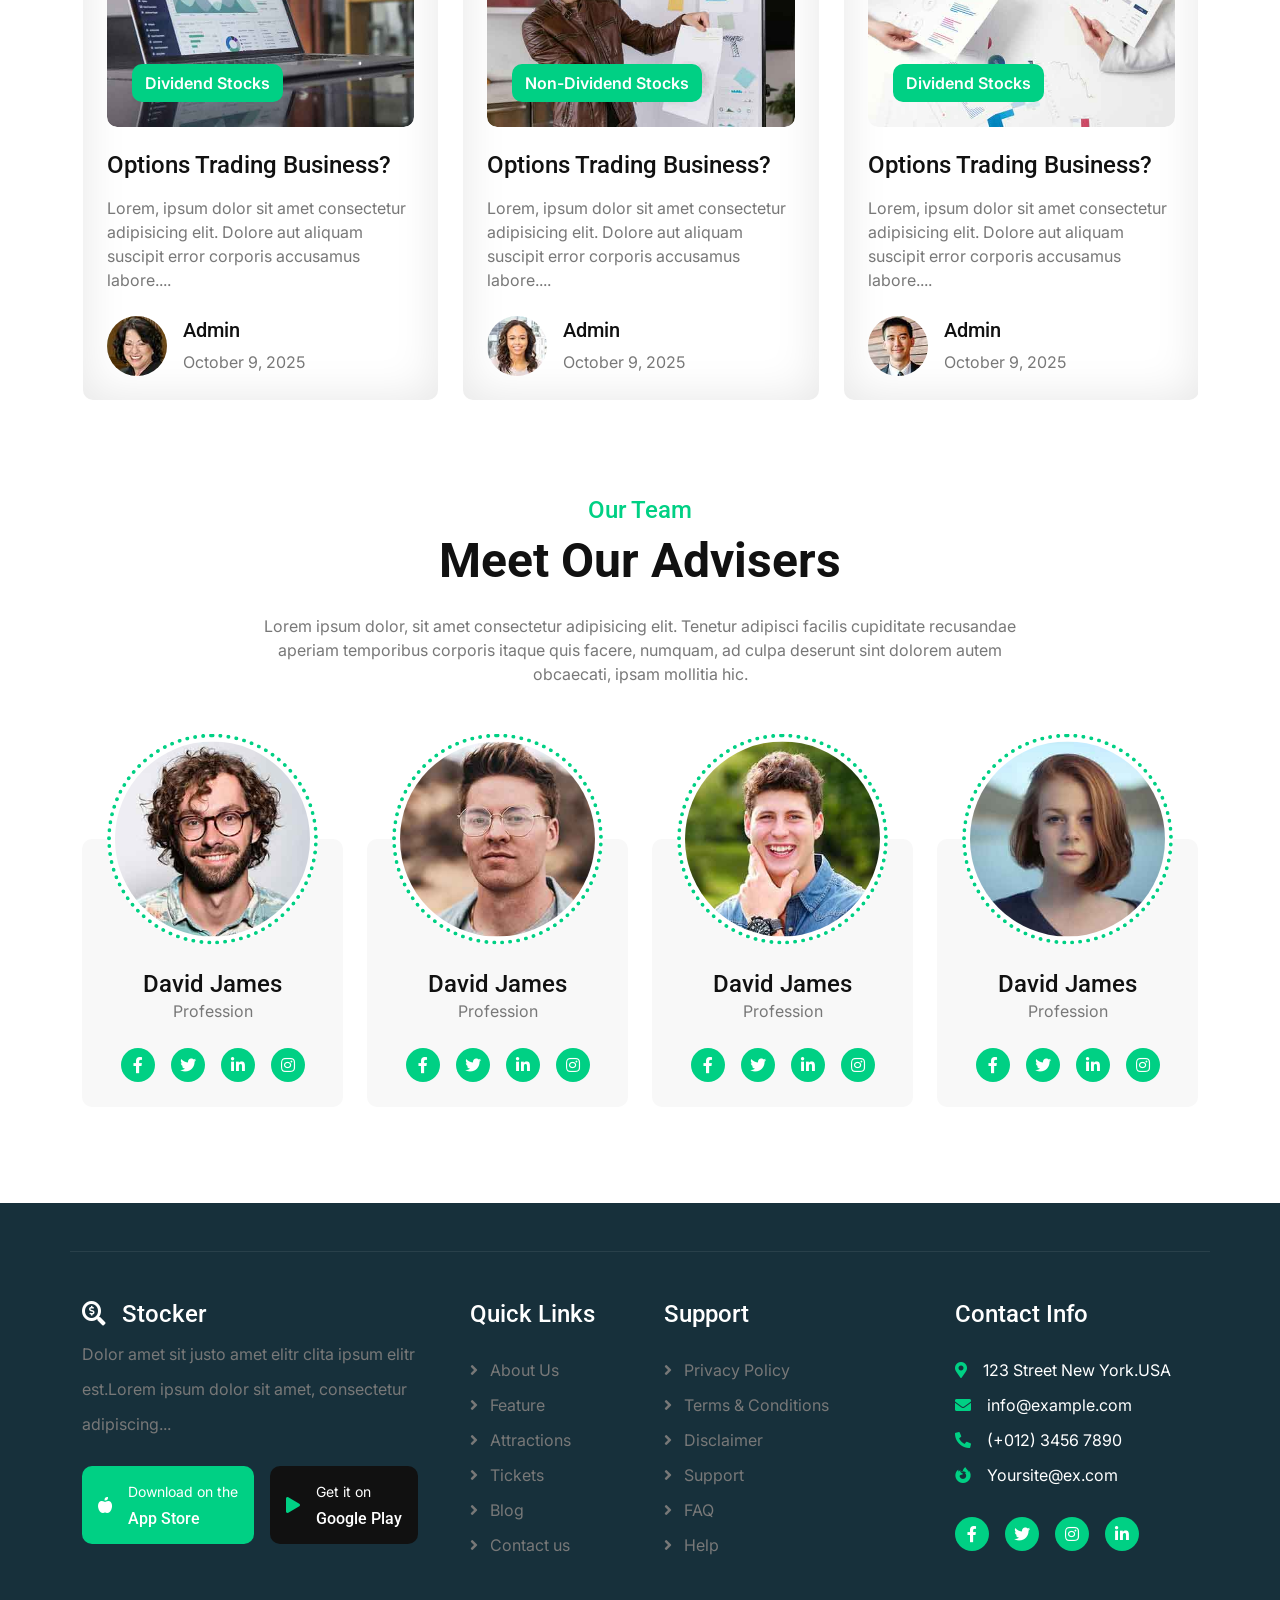
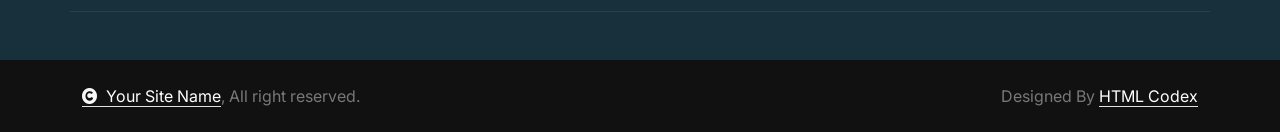
<file: PRO-014/index.html>
<!DOCTYPE html>
<html lang="en">

    <head>
        <meta charset="utf-8">
        <title>Stocker - Stock Market Website Template</title>
        <meta content="width=device-width, initial-scale=1.0" name="viewport">
        <meta content="" name="keywords">
        <meta content="" name="description">

        <!-- Google Web Fonts -->
        <link rel="preconnect" href="https://fonts.googleapis.com">
        <link rel="preconnect" href="https://fonts.gstatic.com" crossorigin>
        <link href="https://fonts.googleapis.com/css2?family=Inter:wght@100..900&family=Roboto:wght@400;500;700;900&display=swap" rel="stylesheet"> 

        <!-- Icon Font Stylesheet -->
        <link rel="stylesheet" href="https://use.fontawesome.com/releases/v5.15.4/css/all.css"/>
        <link href="https://cdn.jsdelivr.net/npm/bootstrap-icons@1.4.1/font/bootstrap-icons.css" rel="stylesheet">

        <!-- Libraries Stylesheet -->
        <link rel="stylesheet" href="lib/animate/animate.min.css"/>
        <link href="lib/lightbox/css/lightbox.min.css" rel="stylesheet">
        <link href="lib/owlcarousel/assets/owl.carousel.min.css" rel="stylesheet">


        <!-- Customized Bootstrap Stylesheet -->
        <link href="css/bootstrap.min.css" rel="stylesheet">

        <!-- Template Stylesheet -->
        <link href="css/style.css" rel="stylesheet">
    </head>

    <body>

        <!-- Spinner Start -->
        <div id="spinner" class="show bg-white position-fixed translate-middle w-100 vh-100 top-50 start-50 d-flex align-items-center justify-content-center">
            <div class="spinner-border text-primary" style="width: 3rem; height: 3rem;" role="status">
                <span class="sr-only">Loading...</span>
            </div>
        </div>
        <!-- Spinner End -->

        <!-- Topbar Start -->
        <div class="container-fluid topbar bg-light px-5 d-none d-lg-block">
            <div class="row gx-0 align-items-center">
                <div class="col-lg-8 text-center text-lg-start mb-2 mb-lg-0">
                    <div class="d-flex flex-wrap">
                        <a href="https://www.youtube.com/watch?v=h7Z0yKhiB08&pp=ygUFMCBzZWM%3D" class="text-muted small me-4"><i class="fas fa-map-marker-alt text-primary me-2"></i>Find A Location</a>
                        <a href="tel:+01234567890" class="text-muted small me-4"><i class="fas fa-phone-alt text-primary me-2"></i>+01234567890</a>
                        <a href="mailto:example@gmail.com" class="text-muted small me-0"><i class="fas fa-envelope text-primary me-2"></i>Example@gmail.com</a>
                    </div>
                </div>
                <div class="col-lg-4 text-center text-lg-end">
                    <div class="d-inline-flex align-items-center" style="height: 45px;">
                        <a href="#"><small class="me-3 text-dark"><i class="fa fa-user text-primary me-2"></i>Register</small></a>
                        <a href="#"><small class="me-3 text-dark"><i class="fa fa-sign-in-alt text-primary me-2"></i>Login</small></a>
                        <div class="dropdown">
                            <a href="#" class="dropdown-toggle text-dark" data-bs-toggle="dropdown"><small><i class="fa fa-home text-primary me-2"></i> My Dashboard</small></a>
                            <div class="dropdown-menu rounded">
                                <a href="#" class="dropdown-item"><i class="fas fa-user-alt me-2"></i> My Profile</a>
                                <a href="#" class="dropdown-item"><i class="fas fa-comment-alt me-2"></i> Inbox</a>
                                <a href="#" class="dropdown-item"><i class="fas fa-bell me-2"></i> Notifications</a>
                                <a href="#" class="dropdown-item"><i class="fas fa-cog me-2"></i> Account Settings</a>
                                <a href="#" class="dropdown-item"><i class="fas fa-power-off me-2"></i> Log Out</a>
                            </div>
                        </div>
                    </div>
                </div>
            </div>
        </div>
        <!-- Topbar End -->

        <!-- Navbar & Hero Start -->
        <div class="container-fluid position-relative p-0">
            <nav class="navbar navbar-expand-lg navbar-light px-4 px-lg-5 py-3 py-lg-0">
                <a href="" class="navbar-brand p-0">
                    <h1 class="text-primary"><i class="fas fa-search-dollar me-3"></i>Stocker</h1>
                    <!-- <img src="img/logo.png" alt="Logo"> -->
                </a>
                <button class="navbar-toggler" type="button" data-bs-toggle="collapse" data-bs-target="#navbarCollapse">
                    <span class="fa fa-bars"></span>
                </button>
                <div class="collapse navbar-collapse" id="navbarCollapse">
                    <div class="navbar-nav ms-auto py-0">
                        <a href="index.html" class="nav-item nav-link active">Home</a>
                        <a href="about.html" class="nav-item nav-link">About</a>
                        <a href="service.html" class="nav-item nav-link">Services</a>
                        <div class="nav-item dropdown">
                            <a href="#" class="nav-link" data-bs-toggle="dropdown">
                                <span class="dropdown-toggle">Pages</span>
                            </a>
                            <div class="dropdown-menu m-0">
                                <a href="blog.html" class="dropdown-item">Blog</a>
                                <a href="team.html" class="dropdown-item">Our team</a>
                                <a href="404.html" class="dropdown-item">404 Page</a>
                            </div>
                        </div>
                        <a href="contact.html" class="nav-item nav-link">Contact Us</a>
                    </div>
                    <a href="https://htmlcodex.com/downloading/?item=3447" class="btn btn-primary rounded-pill py-2 px-4 my-3 my-lg-0 flex-shrink-0">Buy Pro Version</a>
                </div>
            </nav>

            <!-- Carousel Start -->
            <div class="header-carousel owl-carousel">
                <div class="header-carousel-item">
                    <img src="img/carousel-1.jpg" class="img-fluid w-100" alt="Image">
                    <div class="carousel-caption">
                        <div class="container">
                            <div class="row gy-0 gx-5">
                                <div class="col-lg-0 col-xl-5"></div>
                                <div class="col-xl-7 animated fadeInLeft">
                                    <div class="text-sm-center text-md-end">
                                        <h4 class="text-primary text-uppercase fw-bold mb-4">Welcome To Stocker</h4>
                                        <h1 class="display-4 text-uppercase text-white mb-4">Invest your money with higher return</h1>
                                        <p class="mb-5 fs-5">Lorem Ipsum is simply dummy text of the printing and typesetting industry. Lorem Ipsum has been the industry's standard dummy... 
                                        </p>
                                        <div class="d-flex justify-content-center justify-content-md-end flex-shrink-0 mb-4">
                                            <a class="btn btn-light rounded-pill py-3 px-4 px-md-5 me-2" href="#"><i class="fas fa-play-circle me-2"></i> Watch Video</a>
                                            <a class="btn btn-primary rounded-pill py-3 px-4 px-md-5 ms-2" href="#">Learn More</a>
                                        </div>
                                        <div class="d-flex align-items-center justify-content-center justify-content-md-end">
                                            <h2 class="text-white me-2">Follow Us:</h2>
                                            <div class="d-flex justify-content-end ms-2">
                                                <a class="btn btn-md-square btn-light rounded-circle me-2" href=""><i class="fab fa-facebook-f"></i></a>
                                                <a class="btn btn-md-square btn-light rounded-circle mx-2" href=""><i class="fab fa-twitter"></i></a>
                                                <a class="btn btn-md-square btn-light rounded-circle mx-2" href=""><i class="fab fa-instagram"></i></a>
                                                <a class="btn btn-md-square btn-light rounded-circle ms-2" href=""><i class="fab fa-linkedin-in"></i></a>
                                            </div>
                                        </div>
                                    </div>
                                </div>
                            </div>
                        </div>
                    </div>
                </div>
                <div class="header-carousel-item">
                    <img src="img/carousel-2.jpg" class="img-fluid w-100" alt="Image">
                    <div class="carousel-caption">
                        <div class="container">
                            <div class="row g-5">
                                <div class="col-12 animated fadeInUp">
                                    <div class="text-center">
                                        <h4 class="text-primary text-uppercase fw-bold mb-4">Welcome To Stocker</h4>
                                        <h1 class="display-4 text-uppercase text-white mb-4">Invest your money with higher return</h1>
                                        <p class="mb-5 fs-5">Lorem Ipsum is simply dummy text of the printing and typesetting industry. Lorem Ipsum has been the industry's standard dummy... 
                                        </p>
                                        <div class="d-flex justify-content-center flex-shrink-0 mb-4">
                                            <a class="btn btn-light rounded-pill py-3 px-4 px-md-5 me-2" href="#"><i class="fas fa-play-circle me-2"></i> Watch Video</a>
                                            <a class="btn btn-primary rounded-pill py-3 px-4 px-md-5 ms-2" href="#">Learn More</a>
                                        </div>
                                        <div class="d-flex align-items-center justify-content-center">
                                            <h2 class="text-white me-2">Follow Us:</h2>
                                            <div class="d-flex justify-content-end ms-2">
                                                <a class="btn btn-md-square btn-light rounded-circle me-2" href=""><i class="fab fa-facebook-f"></i></a>
                                                <a class="btn btn-md-square btn-light rounded-circle mx-2" href=""><i class="fab fa-twitter"></i></a>
                                                <a class="btn btn-md-square btn-light rounded-circle mx-2" href=""><i class="fab fa-instagram"></i></a>
                                                <a class="btn btn-md-square btn-light rounded-circle ms-2" href=""><i class="fab fa-linkedin-in"></i></a>
                                            </div>
                                        </div>
                                    </div>
                                </div>
                            </div>
                        </div>
                    </div>
                </div>
            </div>
            <!-- Carousel End -->
        </div>
        <!-- Navbar & Hero End -->


        <!-- Abvout Start -->
        <div class="container-fluid about py-5">
            <div class="container py-5">
                <div class="row g-5 align-items-center">
                    <div class="col-xl-7 wow fadeInLeft" data-wow-delay="0.2s">
                        <div>
                            <h4 class="text-primary">About Us</h4>
                            <h1 class="display-5 mb-4">Meet our company unless miss the opportunity</h1>
                            <p class="mb-4">Lorem, ipsum dolor sit amet consectetur adipisicing elit. Cum velit temporibus repudiandae ipsa, eaque perspiciatis cumque incidunt tenetur sequi reiciendis.
                            </p>
                            <div class="row g-4">
                                <div class="col-md-6 col-lg-6 col-xl-6">
                                    <div class="d-flex">
                                        <div><i class="fas fa-lightbulb fa-3x text-primary"></i></div>
                                        <div class="ms-4">
                                            <h4>Business Consuluting</h4>
                                            <p>Lorem ipsum dolor sit amet consectetur, adipisicing elit.</p>
                                        </div>
                                    </div>
                                </div>
                                <div class="col-md-6 col-lg-6 col-xl-6">
                                    <div class="d-flex">
                                        <div><i class="bi bi-bookmark-heart-fill fa-3x text-primary"></i></div>
                                        <div class="ms-4">
                                            <h4>Year Of Expertise</h4>
                                            <p>Lorem ipsum dolor sit amet consectetur, adipisicing elit.</p>
                                        </div>
                                    </div>
                                </div>
                                <div class="col-sm-6">
                                    <a href="#" class="btn btn-primary rounded-pill py-3 px-5 flex-shrink-0">Discover Now</a>
                                </div>
                                <div class="col-sm-6">
                                    <div class="d-flex">
                                        <i class="fas fa-phone-alt fa-2x text-primary me-4"></i>
                                        <div>
                                            <h4>Call Us</h4>
                                            <p class="mb-0 fs-5" style="letter-spacing: 1px;">+01234567890</p>
                                        </div>
                                    </div>
                                </div>
                            </div>
                        </div>
                    </div>
                    <div class="col-xl-5 wow fadeInRight" data-wow-delay="0.2s">
                        <div class="bg-primary rounded position-relative overflow-hidden">
                            <img src="img/about-2.png" class="img-fluid rounded w-100" alt="">
                            
                            <div class="" style="position: absolute; top: -15px; right: -15px;">
                                <img src="img/about-3.png" class="img-fluid" style="width: 150px; height: 150px; opacity: 0.7;" alt="">
                            </div>
                            <div class="" style="position: absolute; top: -20px; left: 10px; transform: rotate(90deg);">
                                <img src="img/about-4.png" class="img-fluid" style="width: 100px; height: 150px; opacity: 0.9;" alt="">
                            </div>
                            <div class="rounded-bottom">
                                <img src="img/about-5.jpg" class="img-fluid rounded-bottom w-100" alt="">
                            </div>
                        </div>
                    </div>
                </div>
            </div>
        </div>
        <!-- About End -->

        <!-- Services Start -->
        <div class="container-fluid service pb-5">
            <div class="container pb-5">
                <div class="text-center mx-auto pb-5 wow fadeInUp" data-wow-delay="0.2s" style="max-width: 800px;">
                    <h4 class="text-primary">Our Services</h4>
                    <h1 class="display-5 mb-4">We Services provided best offer</h1>
                    <p class="mb-0">Lorem ipsum dolor, sit amet consectetur adipisicing elit. Tenetur adipisci facilis cupiditate recusandae aperiam temporibus corporis itaque quis facere, numquam, ad culpa deserunt sint dolorem autem obcaecati, ipsam mollitia hic.
                    </p>
                </div>
                <div class="row g-4">
                    <div class="col-md-6 col-lg-4 wow fadeInUp" data-wow-delay="0.2s">
                        <div class="service-item">
                            <div class="service-img">
                                <img src="img/service-1.jpg" class="img-fluid rounded-top w-100" alt="Image">
                            </div>
                            <div class="rounded-bottom p-4">
                                <a href="#" class="h4 d-inline-block mb-4"> Strategy Consulting</a>
                                <p class="mb-4">Lorem ipsum dolor sit amet consectetur adipisicing elit. Tenetur, sint? Excepturi facilis neque nesciunt similique officiis veritatis,
                                </p>
                                <a class="btn btn-primary rounded-pill py-2 px-4" href="#">Learn More</a>
                            </div>
                        </div>
                    </div>
                    <div class="col-md-6 col-lg-4 wow fadeInUp" data-wow-delay="0.4s">
                        <div class="service-item">
                            <div class="service-img">
                                <img src="img/service-2.jpg" class="img-fluid rounded-top w-100" alt="Image">
                            </div>
                            <div class="rounded-bottom p-4">
                                <a href="#" class="h4 d-inline-block mb-4">Financial Advisory</a>
                                <p class="mb-4">Lorem ipsum dolor sit amet consectetur adipisicing elit. Tenetur, sint? Excepturi facilis neque nesciunt similique officiis veritatis,
                                </p>
                                <a class="btn btn-primary rounded-pill py-2 px-4" href="#">Learn More</a>
                            </div>
                        </div>
                    </div>
                    <div class="col-md-6 col-lg-4 wow fadeInUp" data-wow-delay="0.6s">
                        <div class="service-item">
                            <div class="service-img">
                                <img src="img/service-3.jpg" class="img-fluid rounded-top w-100" alt="Image">
                            </div>
                            <div class="rounded-bottom p-4">
                                <a href="#" class="h4 d-inline-block mb-4">Managements</a>
                                <p class="mb-4">Lorem ipsum dolor sit amet consectetur adipisicing elit. Tenetur, sint? Excepturi facilis neque nesciunt similique officiis veritatis,
                                </p>
                                <a class="btn btn-primary rounded-pill py-2 px-4" href="#">Learn More</a>
                            </div>
                        </div>
                    </div>
                    <div class="col-md-6 col-lg-4 wow fadeInUp" data-wow-delay="0.2s">
                        <div class="service-item">
                            <div class="service-img">
                                <img src="img/service-4.jpg" class="img-fluid rounded-top w-100" alt="Image">
                            </div>
                            <div class="rounded-bottom p-4">
                                <a href="#" class="h4 d-inline-block mb-4">Supply Optimization</a>
                                <p class="mb-4">Lorem ipsum dolor sit amet consectetur adipisicing elit. Tenetur, sint? Excepturi facilis neque nesciunt similique officiis veritatis,
                                </p>
                                <a class="btn btn-primary rounded-pill py-2 px-4" href="#">Learn More</a>
                            </div>
                        </div>
                    </div>
                    <div class="col-md-6 col-lg-4 wow fadeInUp" data-wow-delay="0.4s">
                        <div class="service-item">
                            <div class="service-img">
                                <img src="img/service-5.jpg" class="img-fluid rounded-top w-100" alt="Image">
                            </div>
                            <div class="rounded-bottom p-4">
                                <a href="#" class="h4 d-inline-block mb-4">Hr Consulting</a>
                                <p class="mb-4">Lorem ipsum dolor sit amet consectetur adipisicing elit. Tenetur, sint? Excepturi facilis neque nesciunt similique officiis veritatis,
                                </p>
                                <a class="btn btn-primary rounded-pill py-2 px-4" href="#">Learn More</a>
                            </div>
                        </div>
                    </div>
                    <div class="col-md-6 col-lg-4 wow fadeInUp" data-wow-delay="0.6s">
                        <div class="service-item">
                            <div class="service-img">
                                <img src="img/service-6.jpg" class="img-fluid rounded-top w-100" alt="Image">
                            </div>
                            <div class="rounded-bottom p-4">
                                <a href="#" class="h4 d-inline-block mb-4">Marketing Consulting</a>
                                <p class="mb-4">Lorem ipsum dolor sit amet consectetur adipisicing elit. Tenetur, sint? Excepturi facilis neque nesciunt similique officiis veritatis,
                                </p>
                                <a class="btn btn-primary rounded-pill py-2 px-4" href="#">Learn More</a>
                            </div>
                        </div>
                    </div>
                </div>
            </div>
        </div>
        <!-- Services End -->

        <!-- Blog Start -->
        <div class="container-fluid blog pb-5">
            <div class="container pb-5">
                <div class="text-center mx-auto pb-5 wow fadeInUp" data-wow-delay="0.2s" style="max-width: 800px;">
                    <h4 class="text-primary">Our Blog & News</h4>
                    <h1 class="display-5 mb-4">Articles For Pro Traders</h1>
                    <p class="mb-0">Lorem ipsum dolor, sit amet consectetur adipisicing elit. Tenetur adipisci facilis cupiditate recusandae aperiam temporibus corporis itaque quis facere, numquam, ad culpa deserunt sint dolorem autem obcaecati, ipsam mollitia hic.
                    </p>
                </div>
                <div class="owl-carousel blog-carousel wow fadeInUp" data-wow-delay="0.2s">
                    <div class="blog-item p-4">
                        <div class="blog-img mb-4">
                            <img src="img/service-1.jpg" class="img-fluid w-100 rounded" alt="">
                            <div class="blog-title">
                                <a href="#" class="btn">Dividend Stocks</a>
                            </div>
                        </div>
                        <a href="#" class="h4 d-inline-block mb-3">Options Trading Business?</a>
                        <p class="mb-4">Lorem, ipsum dolor sit amet consectetur adipisicing elit. Dolore aut aliquam suscipit error corporis accusamus labore....
                        </p>
                        <div class="d-flex align-items-center">
                            <img src="img/testimonial-1.jpg" class="img-fluid rounded-circle" style="width: 60px; height: 60px;" alt="">
                            <div class="ms-3">
                                <h5>Admin</h5>
                                <p class="mb-0">October 9, 2025</p>
                            </div>
                        </div>
                    </div>
                    <div class="blog-item p-4">
                        <div class="blog-img mb-4">
                            <img src="img/service-2.jpg" class="img-fluid w-100 rounded" alt="">
                            <div class="blog-title">
                                <a href="#" class="btn">Non-Dividend Stocks</a>
                            </div>
                        </div>
                        <a href="#" class="h4 d-inline-block mb-3">Options Trading Business?</a>
                        <p class="mb-4">Lorem, ipsum dolor sit amet consectetur adipisicing elit. Dolore aut aliquam suscipit error corporis accusamus labore....
                        </p>
                        <div class="d-flex align-items-center">
                            <img src="img/testimonial-2.jpg" class="img-fluid rounded-circle" style="width: 60px; height: 60px;" alt="">
                            <div class="ms-3">
                                <h5>Admin</h5>
                                <p class="mb-0">October 9, 2025</p>
                            </div>
                        </div>
                    </div>
                    <div class="blog-item p-4">
                        <div class="blog-img mb-4">
                            <img src="img/service-3.jpg" class="img-fluid w-100 rounded" alt="">
                            <div class="blog-title">
                                <a href="#" class="btn">Dividend Stocks</a>
                            </div>
                        </div>
                        <a href="#" class="h4 d-inline-block mb-3">Options Trading Business?</a>
                        <p class="mb-4">Lorem, ipsum dolor sit amet consectetur adipisicing elit. Dolore aut aliquam suscipit error corporis accusamus labore....
                        </p>
                        <div class="d-flex align-items-center">
                            <img src="img/testimonial-3.jpg" class="img-fluid rounded-circle" style="width: 60px; height: 60px;" alt="">
                            <div class="ms-3">
                                <h5>Admin</h5>
                                <p class="mb-0">October 9, 2025</p>
                            </div>
                        </div>
                    </div>
                    <div class="blog-item p-4">
                        <div class="blog-img mb-4">
                            <img src="img/service-4.jpg" class="img-fluid w-100 rounded" alt="">
                            <div class="blog-title">
                                <a href="#" class="btn">Non-Dividend Stocks</a>
                            </div>
                        </div>
                        <a href="#" class="h4 d-inline-block mb-3">Options Trading Business?</a>
                        <p class="mb-4">Lorem, ipsum dolor sit amet consectetur adipisicing elit. Dolore aut aliquam suscipit error corporis accusamus labore....
                        </p>
                        <div class="d-flex align-items-center">
                            <img src="img/testimonial-1.jpg" class="img-fluid rounded-circle" style="width: 60px; height: 60px;" alt="">
                            <div class="ms-3">
                                <h5>Admin</h5>
                                <p class="mb-0">October 9, 2025</p>
                            </div>
                        </div>
                    </div>
                </div>
            </div>
        </div>
        <!-- Blog End -->

        <!-- Team Start -->
        <div class="container-fluid team pb-5">
            <div class="container pb-5">
                <div class="text-center mx-auto pb-5 wow fadeInUp" data-wow-delay="0.2s" style="max-width: 800px;">
                    <h4 class="text-primary">Our Team</h4>
                    <h1 class="display-5 mb-4">Meet Our Advisers</h1>
                    <p class="mb-0">Lorem ipsum dolor, sit amet consectetur adipisicing elit. Tenetur adipisci facilis cupiditate recusandae aperiam temporibus corporis itaque quis facere, numquam, ad culpa deserunt sint dolorem autem obcaecati, ipsam mollitia hic.
                    </p>
                </div>
                <div class="row g-4">
                    <div class="col-md-6 col-lg-6 col-xl-3 wow fadeInUp" data-wow-delay="0.2s">
                        <div class="team-item">
                            <div class="team-img">
                                <img src="img/team-1.jpg" class="img-fluid" alt="">
                            </div>
                            <div class="team-title">
                                <h4 class="mb-0">David James</h4>
                                <p class="mb-0">Profession</p>
                            </div>
                            <div class="team-icon">
                                <a class="btn btn-primary btn-sm-square rounded-circle me-3" href=""><i class="fab fa-facebook-f"></i></a>
                                <a class="btn btn-primary btn-sm-square rounded-circle me-3" href=""><i class="fab fa-twitter"></i></a>
                                <a class="btn btn-primary btn-sm-square rounded-circle me-3" href=""><i class="fab fa-linkedin-in"></i></a>
                                <a class="btn btn-primary btn-sm-square rounded-circle me-0" href=""><i class="fab fa-instagram"></i></a>
                            </div>
                        </div>
                    </div>
                    <div class="col-md-6 col-lg-6 col-xl-3 wow fadeInUp" data-wow-delay="0.4s">
                        <div class="team-item">
                            <div class="team-img">
                                <img src="img/team-2.jpg" class="img-fluid" alt="">
                            </div>
                            <div class="team-title">
                                <h4 class="mb-0">David James</h4>
                                <p class="mb-0">Profession</p>
                            </div>
                            <div class="team-icon">
                                <a class="btn btn-primary btn-sm-square rounded-circle me-3" href=""><i class="fab fa-facebook-f"></i></a>
                                <a class="btn btn-primary btn-sm-square rounded-circle me-3" href=""><i class="fab fa-twitter"></i></a>
                                <a class="btn btn-primary btn-sm-square rounded-circle me-3" href=""><i class="fab fa-linkedin-in"></i></a>
                                <a class="btn btn-primary btn-sm-square rounded-circle me-0" href=""><i class="fab fa-instagram"></i></a>
                            </div>
                        </div>
                    </div>
                    <div class="col-md-6 col-lg-6 col-xl-3 wow fadeInUp" data-wow-delay="0.6s">
                        <div class="team-item">
                            <div class="team-img">
                                <img src="img/team-3.jpg" class="img-fluid" alt="">
                            </div>
                            <div class="team-title">
                                <h4 class="mb-0">David James</h4>
                                <p class="mb-0">Profession</p>
                            </div>
                            <div class="team-icon">
                                <a class="btn btn-primary btn-sm-square rounded-circle me-3" href=""><i class="fab fa-facebook-f"></i></a>
                                <a class="btn btn-primary btn-sm-square rounded-circle me-3" href=""><i class="fab fa-twitter"></i></a>
                                <a class="btn btn-primary btn-sm-square rounded-circle me-3" href=""><i class="fab fa-linkedin-in"></i></a>
                                <a class="btn btn-primary btn-sm-square rounded-circle me-0" href=""><i class="fab fa-instagram"></i></a>
                            </div>
                        </div>
                    </div>
                    <div class="col-md-6 col-lg-6 col-xl-3 wow fadeInUp" data-wow-delay="0.8s">
                        <div class="team-item">
                            <div class="team-img">
                                <img src="img/team-4.jpg" class="img-fluid" alt="">
                            </div>
                            <div class="team-title">
                                <h4 class="mb-0">David James</h4>
                                <p class="mb-0">Profession</p>
                            </div>
                            <div class="team-icon">
                                <a class="btn btn-primary btn-sm-square rounded-circle me-3" href=""><i class="fab fa-facebook-f"></i></a>
                                <a class="btn btn-primary btn-sm-square rounded-circle me-3" href=""><i class="fab fa-twitter"></i></a>
                                <a class="btn btn-primary btn-sm-square rounded-circle me-3" href=""><i class="fab fa-linkedin-in"></i></a>
                                <a class="btn btn-primary btn-sm-square rounded-circle me-0" href=""><i class="fab fa-instagram"></i></a>
                            </div>
                        </div>
                    </div>
                </div>
            </div>
        </div>
        <!-- Team End -->

        <!-- Footer Start -->
        <div class="container-fluid footer py-5 wow fadeIn" data-wow-delay="0.2s">
            <div class="container py-5 border-start-0 border-end-0" style="border: 1px solid; border-color: rgb(255, 255, 255, 0.08);">
                <div class="row g-5">
                    <div class="col-md-6 col-lg-6 col-xl-4">
                        <div class="footer-item">
                            <a href="index.html" class="p-0">
                                <h4 class="text-white"><i class="fas fa-search-dollar me-3"></i>Stocker</h4>
                                <!-- <img src="img/logo.png" alt="Logo"> -->
                            </a>
                            <p class="mb-4">Dolor amet sit justo amet elitr clita ipsum elitr est.Lorem ipsum dolor sit amet, consectetur adipiscing...</p>
                            <div class="d-flex">
                                <a href="#" class="bg-primary d-flex rounded align-items-center py-2 px-3 me-2">
                                    <i class="fas fa-apple-alt text-white"></i>
                                    <div class="ms-3">
                                        <small class="text-white">Download on the</small>
                                        <h6 class="text-white">App Store</h6>
                                    </div>
                                </a>
                                <a href="#" class="bg-dark d-flex rounded align-items-center py-2 px-3 ms-2">
                                    <i class="fas fa-play text-primary"></i>
                                    <div class="ms-3">
                                        <small class="text-white">Get it on</small>
                                        <h6 class="text-white">Google Play</h6>
                                    </div>
                                </a>
                            </div>
                        </div>
                    </div>
                    <div class="col-md-6 col-lg-6 col-xl-2">
                        <div class="footer-item">
                            <h4 class="text-white mb-4">Quick Links</h4>
                            <a href="#"><i class="fas fa-angle-right me-2"></i> About Us</a>
                            <a href="#"><i class="fas fa-angle-right me-2"></i> Feature</a>
                            <a href="#"><i class="fas fa-angle-right me-2"></i> Attractions</a>
                            <a href="#"><i class="fas fa-angle-right me-2"></i> Tickets</a>
                            <a href="#"><i class="fas fa-angle-right me-2"></i> Blog</a>
                            <a href="#"><i class="fas fa-angle-right me-2"></i> Contact us</a>
                        </div>
                    </div>
                    <div class="col-md-6 col-lg-6 col-xl-3">
                        <div class="footer-item">
                            <h4 class="text-white mb-4">Support</h4>
                            <a href="#"><i class="fas fa-angle-right me-2"></i> Privacy Policy</a>
                            <a href="#"><i class="fas fa-angle-right me-2"></i> Terms & Conditions</a>
                            <a href="#"><i class="fas fa-angle-right me-2"></i> Disclaimer</a>
                            <a href="#"><i class="fas fa-angle-right me-2"></i> Support</a>
                            <a href="#"><i class="fas fa-angle-right me-2"></i> FAQ</a>
                            <a href="#"><i class="fas fa-angle-right me-2"></i> Help</a>
                        </div>
                    </div>
                    <div class="col-md-6 col-lg-6 col-xl-3">
                        <div class="footer-item">
                            <h4 class="text-white mb-4">Contact Info</h4>
                            <div class="d-flex align-items-center">
                                <i class="fas fa-map-marker-alt text-primary me-3"></i>
                                <p class="text-white mb-0">123 Street New York.USA</p>
                            </div>
                            <div class="d-flex align-items-center">
                                <i class="fas fa-envelope text-primary me-3"></i>
                                <p class="text-white mb-0">info@example.com</p>
                            </div>
                            <div class="d-flex align-items-center">
                                <i class="fa fa-phone-alt text-primary me-3"></i>
                                <p class="text-white mb-0">(+012) 3456 7890</p>
                            </div>
                            <div class="d-flex align-items-center mb-4">
                                <i class="fab fa-firefox-browser text-primary me-3"></i>
                                <p class="text-white mb-0">Yoursite@ex.com</p>
                            </div>
                            <div class="d-flex">
                                <a class="btn btn-primary btn-sm-square rounded-circle me-3" href="#"><i class="fab fa-facebook-f text-white"></i></a>
                                <a class="btn btn-primary btn-sm-square rounded-circle me-3" href="#"><i class="fab fa-twitter text-white"></i></a>
                                <a class="btn btn-primary btn-sm-square rounded-circle me-3" href="#"><i class="fab fa-instagram text-white"></i></a>
                                <a class="btn btn-primary btn-sm-square rounded-circle me-0" href="#"><i class="fab fa-linkedin-in text-white"></i></a>
                            </div>
                        </div>
                    </div>
                </div>
            </div>
        </div>
        <!-- Footer End -->
        
        <!-- Copyright Start -->
        <div class="container-fluid copyright py-4">
            <div class="container">
                <div class="row g-4 align-items-center">
                    <div class="col-md-6 text-center text-md-start mb-md-0">
                        <span class="text-body"><a href="#" class="border-bottom text-white"><i class="fas fa-copyright text-light me-2"></i>Your Site Name</a>, All right reserved.</span>
                    </div>
                    <div class="col-md-6 text-center text-md-end text-body">
                        <!--/*** The author’s attribution link must remain intact in the template. ***/-->
                        <!--/*** If you wish to remove this credit link, please purchase the Pro Version . ***/-->
                        Designed By <a class="border-bottom text-white" href="https://htmlcodex.com">HTML Codex</a>
                    </div>
                </div>
            </div>
        </div>
        <!-- Copyright End -->


        <!-- Back to Top -->
        <a href="#" class="btn btn-primary btn-lg-square rounded-circle back-to-top"><i class="fa fa-arrow-up"></i></a>   

        
        <!-- JavaScript Libraries -->
        <script src="https://ajax.googleapis.com/ajax/libs/jquery/3.6.4/jquery.min.js"></script>
        <script src="https://cdn.jsdelivr.net/npm/bootstrap@5.0.0/dist/js/bootstrap.bundle.min.js"></script>
        <script src="lib/wow/wow.min.js"></script>
        <script src="lib/easing/easing.min.js"></script>
        <script src="lib/waypoints/waypoints.min.js"></script>
        <script src="lib/counterup/counterup.min.js"></script>
        <script src="lib/lightbox/js/lightbox.min.js"></script>
        <script src="lib/owlcarousel/owl.carousel.min.js"></script>
        

        <!-- Template Javascript -->
        <script src="js/main.js"></script>
    </body>

</html>
</file>
<file: PRO-001/css/style.css>
/*** Spinner Start ***/
/*** Spinner ***/
#spinner {
    opacity: 0;
    visibility: hidden;
    transition: opacity .5s ease-out, visibility 0s linear .5s;
    z-index: 99999;
}

#spinner.show {
    transition: opacity .5s ease-out, visibility 0s linear 0s;
    visibility: visible;
    opacity: 1;
}
/*** Spinner End ***/

.back-to-top {
    position: fixed;
    right: 30px;
    bottom: 30px;
    transition: 0.5s;
    z-index: 99;
}

/*** Button Start ***/
.btn {
    font-weight: 600;
    transition: .5s;
}

.btn-square {
    width: 32px;
    height: 32px;
}

.btn-sm-square {
    width: 34px;
    height: 34px;
}

.btn-md-square {
    width: 44px;
    height: 44px;
}

.btn-lg-square {
    width: 56px;
    height: 56px;
}

.btn-xl-square {
    width: 66px;
    height: 66px;
}

.btn-square,
.btn-sm-square,
.btn-md-square,
.btn-lg-square,
.btn-xl-square {
    padding: 0;
    display: flex;
    align-items: center;
    justify-content: center;
    font-weight: normal;
}

.btn.btn-primary {
    color: var(--bs-white);
}

.btn.btn-primary:hover {
    background: var(--bs-secondary);
    border: 1px solid var(--bs-secondary);
}

.btn.btn-secondary {
    color: var(--bs-white);
   
}

.btn.btn-secondary:hover {
    background: var(--bs-primary);
    border: 1px solid var(--bs-primary);
}
/*** Topbar Start ***/

/*** Navbar ***/
.navbar-light .navbar-nav .nav-link {
    position: relative;
    margin-right: 25px;
    padding: 35px 0;
    color: var(--bs-white);
    font-size: 17px;
    font-weight: 400;
    outline: none;
    transition: .5s;
}

.sticky-top.navbar-light .navbar-nav .nav-link {
    padding: 20px 0;
    color: var(--bs-dark);
}

.navbar-light .navbar-nav .nav-link:hover,
.navbar-light .navbar-nav .nav-link.active {
    color: var(--bs-primary);
}

.navbar-light .navbar-brand img {
    max-height: 60px;
    transition: .5s;
}

.sticky-top.navbar-light .navbar-brand img {
    max-height: 45px;
}

.navbar .dropdown-toggle::after {
    border: none;
    content: "\f107";
    font-family: "Font Awesome 5 Free";
    font-weight: 600;
    vertical-align: middle;
    margin-left: 8px;
}

.dropdown .dropdown-menu a:hover {
    background: var(--bs-primary);
    color: var(--bs-white);
}

.navbar .nav-item:hover .dropdown-menu {
    transform: rotateX(0deg);
    visibility: visible;
    background: var(--bs-light);
    transition: .5s;
    opacity: 1;
}

@media (max-width: 991.98px) {
    .sticky-top.navbar-light {
        position: relative;
        background: var(--bs-white);
    }

    .navbar.navbar-expand-lg .navbar-toggler {
        padding: 10px 20px;
        border: 1px solid var(--bs-primary);
        color: var(--bs-primary);
    }

    .navbar-light .navbar-collapse {
        margin-top: 15px;
        border-top: 1px solid rgba(0, 0, 0, .08);
    }

    .navbar-light .navbar-nav .nav-link,
    .sticky-top.navbar-light .navbar-nav .nav-link {
        padding: 10px 0;
        margin-left: 0;
        color: var(--bs-dark);
    }

    .navbar-light .navbar-brand img {
        max-height: 45px;
    }
}

@media (min-width: 992px) {
    .navbar .nav-item .dropdown-menu {
        display: block;
        visibility: hidden;
        top: 100%;
        transform: rotateX(-75deg);
        transform-origin: 0% 0%;
        border: 0;
        border-radius: 10px;
        transition: .5s;
        opacity: 0;
    }

    .navbar-light {
        position: absolute;
        width: 100%;
        top: 0;
        left: 0;
        border-top: 0;
        border-right: 0;
        border-bottom: 1px solid;
        border-left: 0;
        border-style: dotted;
        z-index: 999;
    }
    
    .sticky-top.navbar-light {
        position: fixed;
        background: var(--bs-light);
        border: none;
    }

    .navbar-light .navbar-nav .nav-item::before {
        position: absolute;
        content: "";
        width: 0;
        height: 2px;
        bottom: -1px;
        left: 50%;
        background: var(--bs-primary);
        transition: .5s;
    }

    .sticky-top.navbar-light .navbar-nav .nav-item::before {
        bottom: 0;
    }

    .navbar-light .navbar-nav .nav-item::after {
        content: "";
        position: absolute;
        bottom: 1px;
        left: 50%;
        transform: translateX(-50%);
        border: 10px solid;
        border-color: transparent transparent var(--bs-primary) transparent;
        opacity: 0;
        transition: 0.5s;
    }

    .navbar-light .navbar-nav .nav-item:hover::after,
    .navbar-light .navbar-nav .nav-item.active::after {
        bottom: 1px;
        opacity: 1;
    }

    .navbar-light .navbar-nav .nav-item:hover::before,
    .navbar-light .navbar-nav .nav-item.active::before {
        width: calc(100% - 2px);
        left: 1px;
    }

    .navbar-light .navbar-nav .nav-link.nav-contact::before {
        display: none;
    }
}
/*** Carousel Hero Header Start ***/
.carousel-header {
    position: relative;
    overflow: hidden;
}

.carousel-indicators {
    display: none;
}

.carousel .carousel-control-prev,
.carousel .carousel-control-next {
    width: 0;
}

.carousel .carousel-control-prev .carousel-control-prev-icon,
.carousel .carousel-control-next .carousel-control-next-icon {
    position: absolute;
    top: 50%;
    transform: translateY(-50%);
    padding: 25px 25px;
    display: flex;
    align-items: center;
    justify-content: center;
    background: var(--bs-primary);
    transition: 0.5s;
}

.carousel .carousel-control-prev .carousel-control-prev-icon {
    left: 0;
    border-left: 0;
    border-top-left-radius: 0;
    border-top-right-radius: 50px;
    border-bottom-left-radius: 0;
    border-bottom-right-radius: 50px;

}

.carousel .carousel-control-next .carousel-control-next-icon {
    right: 0;
    border-right: 0;
    border-top-left-radius: 50px;
    border-top-right-radius: 0;
    border-bottom-left-radius: 50px;
    border-bottom-right-radius: 0;
}

.carousel .carousel-control-prev .carousel-control-prev-icon:hover,
.carousel .carousel-control-next .carousel-control-next-icon:hover {
    background: var(--bs-secondary);
}

.carousel .carousel-inner .carousel-item {
    position: relative;
}

.carousel .carousel-inner .carousel-item .carousel-caption-1  {
    position: absolute;
    width: 100%;
    height: 100%;
    top: 0;
    left: 0;
    padding-top: 100px;
    display: flex;
    align-items: center;
    justify-content: end;
    background: linear-gradient(rgba(0, 0, 0, .5), rgba(0, 0, 0, 0.5));
    background-size: cover;
}

.carousel-caption-1-content {
    text-align: end;
    padding-right: 100px;
}

.carousel-caption-1-content .carousel-caption-1-content-btn {
    display: flex;
    justify-content: end;
}

.carousel .carousel-inner .carousel-item .carousel-caption-2  {
    position: absolute;
    width: 100%;
    height: 100%;
    top: 0;
    left: 0;
    padding-top: 100px;
    display: flex;
    align-items: center;
    text-align: center;
    background: linear-gradient(rgba(0, 0, 0, .5), rgba(0, 0, 0, 0.5));
    background-size: cover;
}

.carousel-caption-2-content {
    text-align: start;
    padding-left: 100px;
}

.carousel-caption-2-content .carousel-caption-2-content-btn {
    display: flex;
    justify-content: start;
}


@media (max-width: 992px) {
    .carousel .carousel-inner .carousel-item {
        height: 700px;
        margin-top: -100px;
    }

    .carousel .carousel-inner .carousel-item img {
        height: 700px;
        object-fit: cover;
    }


    .carousel .carousel-inner .carousel-item .carousel-caption-1 {
        max-width: 100% !important;
        justify-content: center;
    }

    .carousel-caption-1-content {
        padding: 0 20px !important;
        text-align: center !important;
    }

    .carousel-caption-1-content .carousel-caption-1-content-btn {
        justify-content: center;
    }


    .carousel .carousel-inner .carousel-item .carousel-caption-2 {
        max-width: 100% !important;
        justify-content: center;
    }

    .carousel-caption-2-content {
        padding: 0 20px !important;
        text-align: center !important;
    }

    .carousel-caption-2-content .carousel-caption-2-content-btn {
        justify-content: center;
    }



    .carousel .carousel-control-prev .carousel-control-prev-icon,
    .carousel .carousel-control-next .carousel-control-next-icon {
        display: none;
    }
}

.modal .modal-header {
    height: 100px;
}

#searchModal .modal-content {
    background: rgba(255, 255, 255, .6);
}
/*** Carousel Hero Header End ***/

/*** Single Page Hero Header Start ***/
.bg-breadcrumb {
    position: relative;
    overflow: hidden;
    background: linear-gradient(rgba(0, 20, 66, 0.7), rgba(0, 20, 66, 0.7)), url(../img/breadcrumb.jpg);
    background-position: center top;
    background-repeat: no-repeat;
    background-size: cover;
    padding: 120px 0 60px 0;
    transition: 0.5s;
}

.bg-breadcrumb .breadcrumb {
    position: relative;
}

.bg-breadcrumb .breadcrumb .breadcrumb-item a {
    color: var(--bs-white);
}

@media (max-width: 992px) {
    .bg-breadcrumb {
        padding: 60px 0 60px 0;
    }
}
/*** Single Page Hero Header End ***/


/*** About Start ***/
.about .about-img {
    position: relative;
    padding-bottom: 30px;
    margin-top: 30px; 
    margin-left: 30px;
}

.about .about-img::before {
    content: "";
    position: absolute;
    width: 100%;
    height: 10px;
    top: -30px;
    right: 0;
    border-radius: 10px;
    background: var(--bs-secondary);

}

.about .about-img::after {
    content: "";
    position: absolute;
    width: 10px;
    height: 100%;
    left: -30px;
    bottom: 30px;
    border-radius: 10px;
    background: var(--bs-secondary);
}

.about .about-img .about-exp {
    position: absolute;
    top: 0;
    left: 0;
    padding: 25px;
    font-size: 30px;
    font-weight: bold;
    background: var(--bs-secondary);
    color: var(--bs-white);
    border: 1px solid var(--bs-secondary);
    margin-top: -30px;
    margin-left: -30px;
    border-radius: 10px;
}
/*** About End ***/

/*** Service Start ***/
.service-item {
    position: relative;
    box-shadow: 0 0 45px rgba(0, 0, 0, .08);
}

.service-item::after {
    content: "";
    position: absolute;
    width: 0;
    height: 0;
    left: 0;
    bottom: 0;
    border-radius: 10px;
    background: var(--bs-primary);
    transition: 0.5s;
    z-index: 1;
}

.service-item:hover::after {
    width: 100%;
    height: 100%;
}

.service-item:hover .service-content,
.service-item:hover .service-btn {
    position: relative;
    z-index: 2;
}

.service-item .service-content a,
.service-item .service-content p {
    transition: 0.5s;
}

.service-item:hover .service-content a:hover {
    color: var(--bs-secondary);
}

.service-item:hover .service-content p {
    color: var(--bs-white);
} 

.service-item .service-btn {
    width: 80px;
    height: 80px;
    border-radius: 50px;
    display: flex;
    align-items: center;
    justify-content: center;
    background: var(--bs-primary);
    transition: 0.5s;
}

.service-item .service-btn i {
    transition: 0.5s;
}

.service-item:hover .service-btn {
    background: var(--bs-white);
}

.service-item:hover .service-btn i {
    transform: rotate(360deg);
    color: var(--bs-primary) !important;
}
/*** Service End ***/


/*** Products Start ***/
.product .product-item {
    border: 1px solid rgba(196, 211, 211, 0.9);
    border-radius: 10px;
}

/*** Products End ***/

/*** Blog Start ***/
.blog .blog-item {
    border-radius: 10px;
    background: var(--bs-white);
    transition: 0.5s;
}

.blog .blog-item:hover {
    box-shadow: 0 0 45px rgba(0, 0, 0, 0.2);
}

.blog .blog-item .blog-img {
    position: relative;
    overflow: hidden;
    border-top-left-radius: 10px;
    border-top-right-radius: 10px;
}

.blog .blog-item .blog-img::after {
    content: "";
    position: absolute;
    width: 100%;
    height: 100%;
    top: 0;
    left: 0;
    border-top-left-radius: 10px;
    border-top-right-radius: 10px;
    transition: 0.5s;
    z-index: 1;
}

.blog .blog-item .blog-img img {
    transition: 0.5s;
}

.blog .blog-item:hover .blog-img img {
    transform: scale(1.2);
}

.blog .blog-item:hover .blog-img::after {
    background: rgba(0, 209, 249, 0.2);
}

.blog .blog-item .blog-date {
    position: absolute;
    top: 25px;
    left: 25px;
    border-radius: 10px;
    background: var(--bs-primary);
    color: var(--bs-white);
    z-index: 2;
}

.blog .blog-item .blog-content a {
    transition: 0.5s;
}

.blog .blog-item:hover .blog-content a:hover {
    color: var(--bs-primary) !important;
}
/*** Blog End ***/

/*** Footer Start ***/
.footer {
    background: var(--bs-dark);
}

.footer .footer-item a {
    line-height: 35px;
    color: var(--bs-body);
    transition: 0.5s;
}

.footer .footer-item p {
    line-height: 35px;
}

.footer .footer-item a:hover {
    letter-spacing: 1px;
    color: var(--bs-primary);
}

.footer .footer-item .footer-btn a,
.footer .footer-item .footer-btn a i {
    transition: 0.5s;
}

.footer .footer-item .footer-btn a:hover {
    background: var(--bs-white);
}

.footer .footer-item .footer-btn a:hover i {
    color: var(--bs-primary) !important;
}
/*** Footer End ***/

/*** copyright Start ***/
.copyright {
    border-top: 1px solid rgba(255, 255, 255, 0.08);
    background: var(--bs-dark);
}
/*** copyright end ***/
</file>
<file: PRO-002/css/style.css>
/*** Spinner Start ***/
#spinner {
    opacity: 0;
    visibility: hidden;
    transition: opacity .8s ease-out, visibility 0s linear .5s;
    z-index: 99999;
 }

 #spinner.show {
     transition: opacity .8s ease-out, visibility 0s linear .0s;
     visibility: visible;
     opacity: 1;
 }
/*** Spinner End ***/


.back-to-top {
    position: fixed;
    right: 30px;
    bottom: 30px;
    z-index: 99;
}

h1, h2, h3, .h1, .h2, .h3 {
    font-weight: 400 !important;
    font-family: 'Playball', cursive !important;
}

h4, h5, h6, .h4, .h5, .h6 {
    font-weight: 600 !important;
    font-family: 'Open Sans', sans-serif !important;
}

.my-6 {
    margin-top: 6rem;
    margin-bottom: 6rem;
}

.py-6 {
    padding-top: 6rem;
    padding-bottom: 6rem;
}

.wow,
.animated {
    animation-duration: 2s !important;
}


/*** Button Start ***/
.btn.btn-primary {
    border: 0;
}

.btn.btn-primary:hover {
    background: var(--bs-dark) !important;
    color: var(--bs-primary) !important;
}

.btn {
    font-weight: 600;
    transition: .5s;
}

.btn-square {
    width: 32px;
    height: 32px;
}

.btn-sm-square {
    width: 38px;
    height: 38px;
}

.btn-md-square {
    width: 44px;
    height: 44px;
}

.btn-lg-square {
    width: 56px;
    height: 56px;
}

.btn-square,
.btn-sm-square,
.btn-md-square,
.btn-lg-square {
    padding: 0;
    display: flex;
    align-items: center;
    justify-content: center;
    font-weight: normal;
}
/*** Button End ***/


/*** Navbar Start ***/
.nav-bar {
    background: var(--bs-light);
    border-bottom: 1px solid rgba(0, 0, 0, .05);
}

.navbar .navbar-nav .nav-link {
    padding: 10px 12px;
    font-weight: 600;
    font-size: 17px;
    transition: .5s;
}

.navbar .navbar-nav .nav-link:hover,
.navbar .navbar-nav .nav-link.active {
    color: var(--bs-primary);
}

.navbar .dropdown-toggle::after {
    border: none;
    content: "\f107";
    font-family: "Font Awesome 5 Free";
    font-weight: 700;
    vertical-align: middle;
    margin-left: 8px;
}

@media (min-width: 1200px) {
    .navbar .nav-item .dropdown-menu {
        display: block;
        visibility: hidden;
        top: 100%;
        transform: rotateX(-75deg);
        transform-origin: 0% 0%;
        transition: .5s;
        opacity: 0;
    }
    
    .navbar .nav-item:hover .dropdown-menu {
        transform: rotateX(0deg);
        visibility: visible;
        opacity: 1;
    }
}

.dropdown .dropdown-menu a:hover {
    background: var(--bs-primary);
    color: var(--bs-white);
}

#searchModal .modal-content {
    background-color: rgba(255, 255, 255, .95);
}
/*** Navbar End ***/


/*** Events Start ***/
.event .tab-class .nav-item a.active {
    background: var(--bs-primary) !important;
}

.event .event-img .event-overlay {
    position: absolute;
    width: 100%;
    height: 100%;
    top: 0;
    left: 0;
    background: rgba(212, 167, 98, 0.7);
    border-radius: 8px;
    transition: 0.5s;
    opacity: 0;
    z-index: 1;
}

.event .event-img:hover .event-overlay {
    opacity: 1;
}
/*** Events End ***/


/*** service start ***/
.service .service-item {
    position: relative;
    height: 100%;
    border-radius: 8px;
    box-shadow: 0 0 45px rgba(0, 0, 0, .08);
}

.service-content::after {
    position: absolute;
    content: "";
    width: 100%;
    height: 0;
    top: 0;
    left: 0;
    bottom: auto;
    background: var(--bs-primary);
    border-radius: 8px;
    transition: 1s;
}

.service-item:hover .service-content::after {
    height: 100%;
    opacity: 1;
}

.service-item .service-content-icon {
    position: relative;
    z-index: 2;
}

.service-item .service-content-icon i,
.service-item .service-content-icon p {
    transition: 1s;
}

.service-item:hover .service-content-icon i {
    color: var(--bs-dark) !important;
}

.service-item:hover .service-content-icon p {
    color: var(--bs-white);
}

.service-item:hover .service-content-icon a.btn-primary {
    background: var(--bs-white);
    color: var(--bs-dark);
}

.service-item .service-content-icon a.btn-primary {
    transition: 1s !important;
}
/*** Services End ***/


/*** Menu Start ***/
.menu .nav-item a.active {
    background: var(--bs-primary) !important;
}

.menu .menu-item .border-bottom {
    border-bottom-style: dashed !important;
}
/*** Menu End ***/


/*** Youtube Video start ***/
.video {
    position: relative;
    height: 100%;
    min-height: 400px;
    background: linear-gradient(rgba(254, 218, 154, 0.1), rgba(254, 218, 154, 0.1)), url(../img/fact.jpg);
    background-position: center center;
    background-repeat: no-repeat;
    background-size: cover;
    border-radius: 8px;
}

.video .btn-play {
    position: absolute;
    z-index: 3;
    top: 50%;
    left: 50%;
    transform: translateX(-50%) translateY(-50%);
    box-sizing: content-box;
    display: block;
    width: 32px;
    height: 44px;
    border-radius: 50%;
    border: none;
    outline: none;
    padding: 18px 20px 18px 28px;
}

.video .btn-play:before {
    content: "";
    position: absolute;
    z-index: 0;
    left: 50%;
    top: 50%;
    transform: translateX(-50%) translateY(-50%);
    display: block;
    width: 100px;
    height: 100px;
    background: var(--bs-primary);
    border-radius: 50%;
    animation: pulse-border 1500ms ease-out infinite;
}

.video .btn-play:after {
    content: "";
    position: absolute;
    z-index: 1;
    left: 50%;
    top: 50%;
    transform: translateX(-50%) translateY(-50%);
    display: block;
    width: 100px;
    height: 100px;
    background: var(--bs-white);
    border-radius: 50%;
    transition: all 200ms;
}

.video .btn-play img {
    position: relative;
    z-index: 3;
    max-width: 100%;
    width: auto;
    height: auto;
}

.video .btn-play span {
    display: block;
    position: relative;
    z-index: 3;
    width: 0;
    height: 0;
    border-left: 32px solid var(--bs-dark);
    border-top: 22px solid transparent;
    border-bottom: 22px solid transparent;
}

@keyframes pulse-border {
    0% {
        transform: translateX(-50%) translateY(-50%) translateZ(0) scale(1);
        opacity: 1;
    }

    100% {
        transform: translateX(-50%) translateY(-50%) translateZ(0) scale(1.5);
        opacity: 0;
    }
}

#videoModal {
    z-index: 99999;
}

#videoModal .modal-dialog {
    position: relative;
    max-width: 800px;
    margin: 60px auto 0 auto;
}

#videoModal .modal-body {
    position: relative;
    padding: 0px;
}

#videoModal .close {
    position: absolute;
    width: 30px;
    height: 30px;
    right: 0px;
    top: -30px;
    z-index: 999;
    font-size: 30px;
    font-weight: normal;
    color: #FFFFFF;
    background: #000000;
    opacity: 1;
}
/*** Youtube Video End ***/


/*** Blog Start ***/
.blog-item {
    position: relative;
}

.blog-item img {
    transition: 0.5s;
}

.blog-item:hover img {
    transform: scale(1.3)
}

.blog-item .blog-content {
    position: relative;
    transform: translateY(-50%);
    box-shadow: 0 0 45px rgba(0, 0, 0, .08);
}

.blog-item .blog-content a.btn h5 {
    transition: 0.5s;
}

.blog-item:hover .blog-content a.btn h5 {
    color: var(--bs-primary) !important;
}
/*** Blog End ***/


/*** Team Start ***/
.team-item {
    width: 100%;
    height: 100%;
    position: relative;
}

.team-item .team-icon {
    position: absolute;
    top: 0;
    right: 0;
}

.team-item .team-icon .share-link {
    opacity: 0;
    transition: 0.9s;
}

.team-item:hover .share-link {
    opacity: 1;
}

.team-item .team-content {
    transition: 0.9s;
}

.team-item:hover .team-content {
    background: var(--bs-primary) !important;
    color: var(--bs-dark) !important;
}

.team-item .team-content h4,
.team-item .team-content p {
    transition: 0.5s;
}

.team-item:hover .team-content h4 {
    color: var(--bs-dark) !important;
}

.team-item:hover .team-content p {
    color: var(--bs-white);
}
/*** Team End ***/


/*** testimonial Start ***/
.testimonial-item {
    border: 1px solid var(--bs-primary);
    padding: 20px 20px;
}

.testimonial-carousel .owl-item img {
    width: 100px;
    height: 100px;
}

.testimonial-carousel.owl-rtl .testimonial-item {
    direction: ltr !important;
}
/*** testimonial End ***/


/*** Contact start ***/
.contact-form {
    box-shadow: 0 0 45px rgba(0, 0, 0, .08);
}

/*** Contact End ***/


/*** Footer Start ***/
.footer .footer-item a.text-body:hover {
    color: var(--bs-primary) !important;
}
/*** Footer End ***/
</file>
<file: PRO-003/css/style.css>
/********** Template CSS **********/

#spinner {
    opacity: 0;
    visibility: hidden;
    transition: opacity .5s ease-out, visibility 0s linear .5s;
    z-index: 99999;
}

#spinner.show {
    transition: opacity .5s ease-out, visibility 0s linear 0s;
    visibility: visible;
    opacity: 1;
}

h1,
h2,
h3,
.font-heading {
    font-family: "Emblema One", system-ui;
    font-weight: 400;
    font-style: normal;
}

h4,
h5,
h6,
.font-body {
    font-family: "Poppins", sans-serif;
    font-weight: 600;
    font-style: normal;
}

@media (min-width: 992px) {
    .display-1 {
        font-size: 7rem;
    }
}

.btn {
    font-family: "Emblema One", system-ui;
    transition: .5s;
}

.btn-primary {
    color: #FFFFFF;
}

.btn-square {
    width: 38px;
    height: 38px;
}

.btn-sm-square {
    width: 30px;
    height: 30px;
}

.btn-lg-square {
    width: 48px;
    height: 48px;
}

.btn-square,
.btn-sm-square,
.btn-lg-square {
    padding-left: 0;
    padding-right: 0;
    text-align: center;
}

.back-to-top {
    position: fixed;
    display: none;
    right: 30px;
    bottom: 0;
    border-radius: 0;
    z-index: 99;
}

.navbar-dark .navbar-nav .nav-link {
    margin-right: 30px;
    padding: 40px 0;
    color: var(--bs-secondary);
    font-size: 17px;
    outline: none;
}

.navbar-dark .navbar-nav .nav-link:hover,
.navbar-dark .navbar-nav .nav-link.active {
    color: var(--bs-primary);
}

@media (max-width: 991.98px) {
    .navbar-dark .navbar-nav .nav-link {
        margin-right: 0;
        padding: 10px 0;
    }
}

@media (min-width: 992px) {
    .navbar .nav-item .dropdown-menu {
        display: block;
        visibility: hidden;
        top: 100%;
        transform: rotateX(-75deg);
        transform-origin: 0% 0%;
        transition: .5s;
        opacity: 0;
    }

    .navbar .nav-item:hover .dropdown-menu {
        transform: rotateX(0deg);
        visibility: visible;
        transition: .5s;
        opacity: 1;
    }
}

.section-title {
    color: var(--bs-primary);
    font-weight: 400;
    text-transform: uppercase;
    letter-spacing: .5rem;
}

.animate-up-down {
    position: relative;
    animation: animateUpDown 1s ease infinite;
}

@keyframes animateUpDown { 
    0% { 
        top: 0px;
    }
    50% { 
        top: 10px;
    }
    100% { 
        top: 0px;
    } 
}

.animate-rotate {
    position: absolute;
    animation: animateRotate 8s linear infinite;
}

@keyframes animateRotate { 
    100% { 
        transform: rotate(360deg); 
    } 
}

.bg-hero {
    background: linear-gradient(rgba(34, 36, 41, .8), rgba(34, 36, 41, .8)), url(../img/carousel-1.jpg) top center no-repeat;
    background-size: cover;
}

.menu .tab-content img {
    transition: .5s;
}

.menu .tab-content img:hover {
    opacity: .7;
}

.team-item img {
    transform: scale(1.2);
    transition: .5s;
}

.team-item:hover img {
    margin-top: -50px;
    margin-bottom: 50px;
}

.team-item .team-overlay {
    position: absolute;
    top: calc(100% - 100px);
    bottom: 100px;
    left: 0;
    right: 0;
    display: flex;
    align-items: center;
    justify-content: center;
    background: rgba(34, 36, 41, .9);
    transition: .5s;
    opacity: 0;
}

.team-item:hover .team-overlay {
    top: 0;
    opacity: 1;
}

.testimonial-carousel .owl-nav {
    margin-top: 30px;
    display: flex;
    justify-content: start;
}

.testimonial-carousel .owl-nav .owl-prev,
.testimonial-carousel .owl-nav .owl-next {
    position: relative;
    margin: 0 5px;
    width: 45px;
    height: 45px;
    display: flex;
    align-items: center;
    justify-content: center;
    color: #FFFFFF;
    background: var(--bs-primary);
    font-size: 22px;
    border-radius: 45px;
    transition: .5s;
}

.testimonial-carousel .owl-nav .owl-prev:hover,
.testimonial-carousel .owl-nav .owl-next:hover {
    color: var(--bs-dark);
}

.testimonial-carousel .owl-item img {
    width: 90px;
    height: 90px;
}

.blog-item img {
    transition: .5s;
}

.blog-item:hover img {
    transform: scale(1.2);
}

.instagram img {
    transition: .5s;
}

.instagram img:hover {
    opacity: .9;
}

@media (min-width: 991.98px) {
    .credit {
        background: #111111;
    }
}
</file>
<file: PRO-004/css/style.css>
/********** Template CSS **********/

.back-to-top {
    position: fixed !important;
    display: none;
    right: 45px;
    bottom: 45px;
    z-index: 99;
}


/*** Spinner ***/
#spinner {
    opacity: 0;
    visibility: hidden;
    transition: opacity .5s ease-out, visibility 0s linear .5s;
    z-index: 99999;
}

#spinner.show {
    transition: opacity .5s ease-out, visibility 0s linear 0s;
    visibility: visible;
    opacity: 1;
}


/*** M, P, Fonts ***/
.mt-6 {
    margin-top: 6rem;
}

.mb-6 {
    margin-bottom: 6rem;
}

.my-6 {
    margin-top: 6rem;
    margin-bottom: 6rem;
}

.pt-6 {
    padding-top: 6rem;
}

.pb-6 {
    padding-bottom: 6rem;
}

.py-6 {
    padding-top: 6rem;
    padding-bottom: 6rem;
}

.font-dancing-script {
    font-family: "Dancing Script", cursive;
    font-optical-sizing: auto;
    font-weight: 400;
    font-style: normal;
}


/*** Button ***/
.btn.btn-dark,
.btn.btn-primary {
    position: relative;
    font-family: 'Yeseva One', serif;
    color: #FFFFFF;
    letter-spacing: 1px;
}

.btn-square {
    width: 38px;
    height: 38px;
}

.btn-sm-square {
    width: 32px;
    height: 32px;
}

.btn-lg-square {
    width: 48px;
    height: 48px;
}

.btn-square,
.btn-sm-square,
.btn-lg-square {
    padding: 0;
    display: flex;
    align-items: center;
    justify-content: center;
    font-weight: normal;
}

/*** Navbar ***/
.navbar {
    position: absolute;
    width: 100%;
    top: 0;
    left: 0;
    z-index: 9;
    transition: .5s;
    background: rgba(14, 42, 74, .5);
}

.navbar .navbar-nav .nav-link {
    margin-right: 25px;
    padding: 40px 0;
    color: var(--bs-white);
    font-size: 18px;
    outline: none;
    transition: .5s;
}

.navbar .navbar-nav .nav-link:hover,
.navbar .navbar-nav .nav-link.active {
    color: var(--bs-primary);
}

@media (max-width: 991.98px) {
    .navbar .navbar-nav .nav-link,
    .navbar.bg-dark .navbar-nav .nav-link {
        margin-right: 0;
        padding: 10px 0;
    }

    .navbar .navbar-nav {
        margin-top: 8px;
        border-top: 1px solid var(--bs-light);
    }
}

@media (min-width: 992px) {
    .navbar.bg-dark .navbar-nav .nav-link {
        padding: 20px 0;
    }

    .navbar .nav-item .dropdown-menu {
        display: block;
        border: none;
        margin-top: 0;
        top: 150%;
        opacity: 0;
        visibility: hidden;
        transition: .5s;
    }

    .navbar .nav-item:hover .dropdown-menu {
        top: 100%;
        visibility: visible;
        transition: .5s;
        opacity: 1;
    }
}

.navbar .dropdown-toggle::after {
    border: none;
    content: "\f107";
    font-family: "Font Awesome 5 Free";
    font-weight: 900;
    vertical-align: middle;
    margin-left: 8px;
}


/*** Header ***/
.carousel-caption {
    top: 0;
    left: 0;
    right: 0;
    bottom: 0;
    background: rgba(14, 42, 74, .5);
    z-index: 1;
}

.carousel-control-prev,
.carousel-control-next {
    width: 10%;
}

.carousel-control-prev-icon,
.carousel-control-next-icon {
    width: 3rem;
    height: 3rem;
}

@media (min-width: 1200px) {
    .carousel-caption .display-1 {
        font-size: 6rem;
    }
}

@media (max-width: 992px) {
    #header-carousel .carousel-item {
        position: relative;
        min-height: 700px;
    }
    
    #header-carousel .carousel-item img {
        position: absolute;
        width: 100%;
        height: 100%;
        object-fit: cover;
    }
}


/*** Fact ***/
.fact-counter {
    background: linear-gradient(rgba(14, 42, 74, .5), rgba(14, 42, 74, .5)), url(../img/carousel-2.jpg) center center no-repeat;
    background-size: cover;
}


/*** Room ***/
.room-item {
    box-shadow: 0 0 30px rgba(0, 0, 0, .05);
    transition: .5s;
}

.room-item:hover {
    box-shadow: 0 0 30px rgba(0, 0, 0, .1);
}

.room-item .room-detail img {
    transition: .5s;
}

.room-item:hover .room-detail img {
    transform: scale(1.2);
}

.room-item .room-detail .position-absolute {
    background: rgba(14, 42, 74, .5);
}


/*** Service ***/
.service-item {
    position: relative;
    box-shadow: 0 0 30px rgba(0, 0, 0, .05);
    transition: .5s;
}

.service-item::before {
    position: absolute;
    content: "";
    width: 100%;
    height: 100%;
    top: 0;
    left: 0;
    background: var(--bs-primary);
    border-radius: 4px;
    z-index: 1;
}

.service-item::after {
    position: absolute;
    content: "";
    width: 100%;
    height: 100%;
    top: 0;
    left: 0;
    background: #FFFFFF;
    transition: .5s ease-out;
    z-index: 2;
}

.service-item:hover::after {
    width: 0;
    left: auto;
    right: 0;
}

.service-item * {
    position: relative;
    transition: .5s;
    z-index: 3;
}

.service-item:hover * {
    color: #FFFFFF !important;
}


/*** Feature ***/
@media (min-width: 992px) {
    .container.feature {
        max-width: 100% !important;
    }

    .feature-text  {
        padding-left: calc(((100% - 960px) / 2) + .75rem);
    }
}

@media (min-width: 1200px) {
    .feature-text  {
        padding-left: calc(((100% - 1140px) / 2) + .75rem);
    }
}

@media (min-width: 1400px) {
    .feature-text  {
        padding-left: calc(((100% - 1320px) / 2) + .75rem);
    }
}


/*** Blog ***/
.blog-item {
    box-shadow: 0 0 30px rgba(0, 0, 0, .05);
    transition: .5s;
}

.blog-item:hover {
    box-shadow: 0 0 30px rgba(0, 0, 0, .1);
}

.blog-item .blog-img {
    position: relative;
    margin-bottom: 3.5rem;
}

.blog-item .blog-meta {
    position: absolute;
    left: 0;
    bottom: -35px;
    width: 100%;
    height: 70px;
    z-index: 1;
}


/*** Contact ***/
@media (min-width: 992px) {
    .container.contact {
        max-width: 100% !important;
    }

    .contact-text  {
        padding-left: calc(((100% - 960px) / 2) + .75rem);
    }
}

@media (min-width: 1200px) {
    .contact-text  {
        padding-left: calc(((100% - 1140px) / 2) + .75rem);
    }
}

@media (min-width: 1400px) {
    .contact-text  {
        padding-left: calc(((100% - 1320px) / 2) + .75rem);
    }
}


/*** Footer ***/
.footer .btn.btn-link {
    display: block;
    margin-bottom: 5px;
    padding: 0;
    text-align: left;
    color: var(--bs-light);
    transition: .3s;
}

.footer .btn.btn-link::before {
    position: relative;
    content: "\f105";
    font-family: "Font Awesome 5 Free";
    font-weight: 900;
    margin-right: 10px;
}

.footer .btn.btn-link:hover {
    color: var(--bs-primary);
    letter-spacing: 1px;
    box-shadow: none;
}

.footer .copyright {
    padding: 25px 0;
    border-top: 1px solid rgba(256, 256, 256, .1);
}

.footer .copyright a {
    color: var(--bs-primary);
}

.footer .copyright a:hover {
    color: var(--bs-light);
}
</file>
<file: PRO-005/css/style.css>
/*** Spinner Start ***/
#spinner {
    opacity: 0;
    visibility: hidden;
    transition: opacity .5s ease-out, visibility 0s linear .5s;
    z-index: 99999;
}

#spinner.show {
    transition: opacity .5s ease-out, visibility 0s linear 0s;
    visibility: visible;
    opacity: 1;
}
/*** Spinner End ***/

.back-to-top {
    position: fixed;
    right: 30px;
    bottom: 30px;
    transition: 0.5s;
    z-index: 99;
}


/*** Button Start ***/
.btn {
    font-weight: 600;
    transition: .5s;
}

.btn-square {
    width: 32px;
    height: 32px;
}

.btn-sm-square {
    width: 34px;
    height: 34px;
}

.btn-md-square {
    width: 40px;
    height: 40px;
}

.btn-lg-square {
    width: 46px;
    height: 46px;
}

.btn-xl-square {
    width: 56px;
    height: 56px;
}

.btn-square,
.btn-sm-square,
.btn-md-square,
.btn-lg-square,
.btn-xl-square {
    padding: 0;
    display: flex;
    align-items: center;
    justify-content: center;
    font-weight: normal;
}

.btn.btn-primary {
    color: var(--bs-white);
    border: none;
}

.btn.btn-primary:hover {
    background: var(--bs-dark);
    color: var(--bs-white);
}

.btn.btn-light {
    color: var(--bs-primary);
    border: none;
}

.btn.btn-light:hover {
    color: var(--bs-white);
    background: var(--bs-primary);
}

/*** Navbar Start ***/
.header-top .topbar .dropdown-toggle::after {
    border: none;
    content: "\f107";
    font-family: "Font Awesome 5 Free";
    font-weight: 600;
    vertical-align: middle;
    margin-left: 8px;
    color: var(--bs-primary);
}

.header-top .topbar .dropdown .dropdown-menu {
    transform: rotateX(0deg);
    visibility: visible;
    background: var(--bs-light);
    padding-top: 12px;
    border: 0;
    transition: .5s;
    opacity: 1;
}

.header-top {
    height: 125px;
    position: relative;
}

.header-top::after {
    content: "";
    position: absolute;
    overflow: hidden;
    width: 50%;
    height: 100%;
    top: 0;
    left: 0;
    background: var(--bs-dark);
    z-index: 1;
}

.header-top .container {
    position: relative;
    z-index: 999;
}

@media (min-width: 992px) {
    .header-top::before {
        content: "";
        position: absolute;
        overflow: hidden;
        width: 100%;
        height: 45px;
        top: 0;
        right: 0;
        background: var(--bs-dark);
        z-index: -1;
    }

    .navbar-brand-2 {
        display: none;
    }
}

@media (max-width: 991px) {
    .header-top {
        max-height: 80px;
    }

    .navbar {
        justify-content: space-between;
    }

    .header-top .container {
        max-height: 80px;
    }

    .navbar-brand {
        display: none;
    }

    .navbar-brand-2 {
        position: relative;
        overflow: hidden;
        width: 200px;
        height: 100%;
        padding: 0;
        display: flex;
        align-items: center;
        z-index: 99;
    }

    .navbar-brand-2::before {
        content: "";
        position: absolute;
        overflow: hidden;
        width: 100%;
        height: 600px;
        top: -200px;
        right: 18px;
        background: var(--bs-dark);
        transform: rotate(-18deg);
        z-index: -1;
    }

    .navbar-brand-2::after {
        content: "";
        position: absolute;
        overflow: hidden;
        width: 5px;
        height: 600px;
        top: -200px;
        right: 18px;
        background: var(--bs-primary);
        transform: rotate(-18deg);
        z-index: -1;
    }

    .navbar.navbar-light {
        height: 100%;
        padding: 0;
    }

    .navbar .navbar-collapse {
        margin-top: -20px;
    }

}

.nav-bar .navbar {
    height: 100%;
    background: var(--bs-white);
    position: relative;
    z-index: 9;
}

.navbar-light .navbar-brand img {
    max-height: 60px;
    transition: .5s;
}

.nav-bar .navbar-light .navbar-brand img {
    max-height: 50px;
}

.navbar .navbar-nav .nav-item .nav-link {
    padding: 0;
}

.navbar .navbar-nav .nav-item {
    display: flex;
    align-items: center;
    padding: 0;
    margin-right: 20px;
}

.navbar-light .navbar-nav .nav-item:hover,
.navbar-light .navbar-nav .nav-item.active,
.navbar-light .navbar-nav .nav-item:hover .nav-link,
.navbar-light .navbar-nav .nav-item.active .nav-link {
    color: var(--bs-primary);
}

@media (max-width: 991px) {
    .navbar {
        padding: 20px 0;
    }

    .navbar .navbar-nav .nav-link {
        padding: 0;
    }

    .navbar .navbar-nav .nav-item {
        display: flex;
        padding: 12px;
        flex-direction: column;
        justify-content: start;
        align-items: start;
    }

    .navbar .navbar-nav .nav-btn {
        display: flex;
        justify-content: start;
    }

    .navbar .navbar-nav {
        width: 100%;
        display: flex;
        margin-top: 20px;
        padding-bottom: 20px;
        margin-left: 50px;
        background: var(--bs-light);
    }

    .navbar .navbar-nav .nav-btn {
        display: flex;
        flex-direction: column;
    }

    .navbar .navbar-nav .nav-btn a.btn {
        margin-right: 15px;
    }

    .navbar.navbar-expand-lg .navbar-toggler {
        padding: 8px 15px;
        border: 1px solid var(--bs-primary);
        color: var(--bs-primary);
    }
}

.navbar .dropdown-toggle::after {
    border: none;
    content: "\f107";
    font-family: "Font Awesome 5 Free";
    font-weight: 600;
    vertical-align: middle;
    margin-left: 8px;
}

.dropdown .dropdown-menu .dropdown-item:hover {
    background: var(--bs-primary);
    color: var(--bs-white);
}

@media (min-width: 992px) {
    .nav-bar .navbar::before {
        position: absolute;
        content: "";
        width: 50px;
        height: 100%;
        top: 0;
        left: -49px;
        background: var(--bs-white);
    }

    .navbar .nav-btn {
        display: flex;
        align-items: center;
        justify-content: end;
    }

    .navbar .navbar-nav {
        width: 100%;
        display: flex;
        justify-content: center;
        align-items: center;
        background: var(--bs-light);
        border-radius: 10px;
    }

    .navbar .navbar-nav .nav-btn {
        width: 100%;
        display: flex;
        margin-left: auto;
    }

    .navbar .nav-item .dropdown-menu {
        display: block;
        visibility: hidden;
        top: 100%;
        transform: rotateX(-75deg);
        transform-origin: 0% 0%;
        border: 0;
        transition: .5s;
        opacity: 0;
    }

    .navbar .nav-item:hover .dropdown-menu {
        transform: rotateX(0deg);
        visibility: visible;
        margin-top: 19px;
        background: var(--bs-white);
        transition: .5s;
        opacity: 1;
    }

    .header-top .navbar-brand {
        position: relative;
        overflow: hidden;
        padding: 40px 50px 40px 0;
        z-index: 99;
    }
    
    .navbar-brand::before {
        content: "";
        position: absolute;
        overflow: hidden;
        width: 300px;
        height: 600px;
        top: -200px;
        right: 18px;
        background: var(--bs-dark);
        transform: rotate(-18deg);
        z-index: -1;
    }
    
    .navbar-brand::after {
        content: "";
        position: absolute;
        overflow: hidden;
        width: 5px;
        height: 600px;
        top: -200px;
        right: 18px;
        background: var(--bs-primary);
        transform: rotate(-18deg);
        z-index: -1;
    }
}
/*** Navbar End ***/


/*** Carousel Hero Header Start ***/
.hero-section {
    background-image: url(../img/carousel-1.jpg);
    background-repeat: no-repeat;
    background-position: center center;
    background-size: cover;
    width: 100%;
    height: 700px;
    display: flex;
    align-items: center;
    position: relative;
}

.hero-bg-half-1 {
    background-image: url(../img/header-2.jpg);
    clip-path: polygon(37% 0%, 100% 0%, 100% 100%, 0% 100%);
    filter: grayscale(10%);
    transform: scale(100% - 50%);
    background-position: center right;
    background-repeat: no-repeat;
    background-size: cover;
    position: absolute;
    width: 58%;
    height: 100%;
    right: 0;
    top: 0;
}

.hero-bg-half-2 {
    background-image: url(../img/header-1.jpg);
    clip-path: polygon(37% 0%, 100% 0%, 100% 100%, 0% 100%);
    filter: grayscale(10%);
    transform: scale(100% - 50%);
    background-position: center right;
    background-repeat: no-repeat;
    background-size: cover;
    position: absolute;
    width: 58%;
    height: 100%;
    right: 0;
    top: 0;
}

.hero-shape-1 {
    background-color: var(--bs-primary);
    width: 150px;
    height: 50%;
    position: absolute;
    left: 54%;
    top: 0;
    transform: translateY(-50%) skew(-26deg, 0deg);
    position: relative;
}

.hero-shape-1:before {
    background-color: var(--bs-dark);
    content: "";
    width: 50%;
    height: 80%;
    position: absolute;
    right: 0;
    top: 0;
}

.hero-shape-2 {
    background-color: var(--bs-dark);
    width: 150px;
    height: 50%;
    position: absolute;
    right: -43%;
    bottom: 0;
    transform: translateY(50%) skew(-25deg, 0deg);
    position: relative;
    z-index: 1;
}

.hero-shape-2::after {
    background-color: var(--bs-primary);
    content: "";
    width: 75px;
    height: 80%;
    position: absolute;
    right: 0;
    bottom: 0;
}

/*** Carousel Hero Header Start ***/
.header-carousel .header-carousel-item {
    height: 700px;
}

.header-carousel .owl-nav .owl-prev,
.header-carousel .owl-nav .owl-next {
    position: absolute;
    width: 60px;
    height: 60px;
    background: var(--bs-white);
    color: var(--bs-primary);
    font-size: 26px;
    display: flex;
    align-items: center;
    justify-content: center;
    transition: 0.5s;
}

.header-carousel .owl-nav .owl-prev {
    bottom: 30px;
    left: 0;
}
.header-carousel .owl-nav .owl-next {
    bottom: 30px;
    right: 0;
}

.header-carousel .owl-nav .owl-prev:hover,
.header-carousel .owl-nav .owl-next:hover {
    box-shadow: inset 0 0 65px 0 var(--bs-primary);
    color: var(--bs-dark);
}

.header-carousel .header-carousel-item .carousel-caption {
    position: absolute;
    width: 100%;
    height: 100%;
    left: 0;
    bottom: 0;
    background: rgba(0, 0, 0, .2);
    display: flex;
    align-items: center;
    z-index: 9;
}

@media (max-width: 991px) {
    .header-carousel .header-carousel-item .carousel-caption {
        padding-top: 45px;
    }

    .header-carousel.owl-carousel,
    .header-carousel .header-carousel-item {
        height: 700px;
    }
}
/*** Carousel Hero Header End ***/


/*** Single Page Hero Header Start ***/
.bg-breadcrumb {
    position: relative;
    overflow: hidden;
    background: linear-gradient(rgba(0, 0, 0, 0.7), rgba(0, 0, 0, 0.7)), url(../img/banner-img.jpg);
    background-position: center center;
    background-repeat: no-repeat;
    background-size: cover;
    padding: 60px 0 60px 0;
    transition: 0.5s;
}

.bg-breadcrumb .breadcrumb {
    position: relative;
}

.bg-breadcrumb .breadcrumb .breadcrumb-item a {
    color: var(--bs-white);
}
/*** Single Page Hero Header End ***/

/*** Service Start ***/
.service .nav .nav-item {
    width: 75%;
    border: 1px solid var(--bs-primary);
    background: var(--bs-light);
}

.service .nav .nav-item a {
    display: flex;
    justify-content: center;
}


.owl-stage-outer {
    margin-right: -1px;
}
.service .nav-item a.active {
    background: var(--bs-primary);
}

.service .nav-item a span {
    color: var(--bs-dark);
}

.service .nav-item a.active span {
    color: var(--bs-white);
}

.service-carousel .owl-nav .owl-prev,
.service-carousel .owl-nav .owl-next {
    position: absolute;
    padding: 10px 35px;
    border: 1px solid var(--bs-primary);
    color: var(--bs-dark);
    background: var(--bs-light);
    transition: 0.5s;
}

.service-carousel .owl-nav .owl-prev:hover,
.service-carousel .owl-nav .owl-next:hover {
    background: var(--bs-primary);
    color: var(--bs-white);
}

@media (min-width: 992px) {
    .service-carousel .owl-nav .owl-prev {
        top: 0;
        left: -115px;
    }
    
    .service-carousel .owl-nav .owl-next {
        bottom: 0;
        left: -115px;
    }
}

@media (max-width: 991px) {
    .owl-stage-outer {
        margin-bottom: 70px;
    }
    .service-carousel .owl-nav .owl-prev {
        bottom: -70px;
        left: 0;
    }

    .service-carousel .owl-nav .owl-next {
        bottom: -70px;
        right: 0;
    }

    .service .nav {
        display: flex;
        justify-content: center;
    }
}
/*** Service End ***/

/*** Team Start ***/
.team .team-item .team-img {
    position: relative;
    overflow: hidden;
}

.team .team-item .team-img img {
    transition: 0.5s;
}

.team .team-item:hover .team-img img {
    transform: scale(1.1);
}

.team .team-item .team-img .team-icon {
    position: absolute;
    bottom: 20px; right: -100%;
    z-index: 9;
    transition: 0.5s;
}

.team .team-item:hover .team-img .team-icon {
    right: 25px;
}

.team .team-item .team-img::after {
    content: "";
    position: absolute;
    width: 100%;
    height: 0;
    top: 0;
    left: 0;
    background: rgba(246, 138, 10, .2);
    transition: 0.5s;
    z-index: 1;
}

.team .team-item:hover .team-img::after {
    height: 100%;
}

.team .team-item .team-content {
    transition: 0.5s;
}

.team .team-item:hover .team-content {
    box-shadow: 0 0 20px rgba(0, 0, 0, .2);
}
/*** Team End ***/

/*** Testimonial Start ***/
.testimonial-carousel .owl-stage-outer {
    margin-right: -1px;
}

.testimonial .testimonial-item {
    position: relative;
    margin-top: 35px;
}

.testimonial .testimonial-item .customer-text {
    border: 1px solid var(--bs-primary);
    border-top: none;
}

.testimonial .testimonial-item .testimonial-quote {
    position: absolute;
    width: 50px;
    height: 50px;
    top: 0;
    right: 25px;
    transform: translateY(-50%);
    color: var(--bs-dark);
    background: var(--bs-primary);
    display: flex;
    align-items: center;
    justify-content: center;
}

.testimonial .testimonial-item .testimonial-inner {
    display: flex;
    align-items: center;
    background: var(--bs-white);
}

.testimonial .testimonial-item .testimonial-inner img {
    width: 100px; 
    height: 100px;
    border: 2px solid var(--bs-primary);
}

.testimonial-carousel .owl-dots {
    display: flex;
    align-items: center;
    justify-content: center;
    text-align: center;
}

.testimonial-carousel .owl-dots .owl-dot {
    width: 30px;
    height: 30px;
    margin: 30px 10px 0 10px;
    background: var(--bs-white);
    transition: 0.5s;
}

@media (max-width: 991px) {
    .testimonial-carousel .owl-dots .owl-dot {
        margin: 0 10px 0 10px;
    }
}

.testimonial-carousel .owl-dots .owl-dot.active {
    width: 30px;
    height: 30px;
    background: var(--bs-primary);
    transition: 0.5s;
}

.testimonial-carousel .owl-dots .owl-dot span {
    position: relative;
    margin-top: 50%;
    margin-left: 50%;
    transform: translate(-50%, -50%);
    margin-right: -1px;
    display: flex;
    align-items: center;
    justify-content: center;
    text-align: center;
}

.testimonial-carousel .owl-dots .owl-dot.active span::after {
    background: var(--bs-white);
}

.testimonial-carousel .owl-dots .owl-dot span::after {
    content: "";
    width: 15px;
    height: 15px;
    position: absolute;
    top: 50%;
    left: 0;
    transform: translateY(-50%);
    display: flex;
    align-items: center;
    justify-content: center;
    text-align: center;
    background: var(--bs-primary);
    transition: 0.5s;
}
/*** Testimonial End ***/

/*** Footer Start ***/
.footer {
    background: var(--bs-dark);
}

.footer .footer-item a {
    line-height: 35px;
    color: var(--bs-white);
    transition: 0.5s;
}

.footer .footer-item p {
    line-height: 35px;
}

.footer .footer-item a:hover {
    letter-spacing: 1px;
    color: var(--bs-primary);
}

.footer .footer-item .footer-btn a {
    transition: 0.5s;
}

.footer .footer-item .footer-btn a:hover {
    background: var(--bs-white);
}

.footer .footer-item .footer-btn a:hover {
    color: var(--bs-primary);
}
/*** Footer End ***/

/*** copyright Start ***/
.copyright {
    border-top: 1px solid rgba(255, 255, 255, 0.08);
    background: var(--bs-dark);
}
/*** copyright end ***/
</file>
<file: PRO-006/css/style.css>
/********** Template CSS **********/
:root {
    --primary: #4761FF;
    --secondary: #555555;
    --light: #F1F3FA;
    --dark: #1C2035;
}

.back-to-top {
    position: fixed;
    display: none;
    right: 30px;
    bottom: 30px;
    z-index: 99;
}

.fw-medium {
    font-weight: 500;
}


/*** Spinner ***/
#spinner {
    opacity: 0;
    visibility: hidden;
    transition: opacity .5s ease-out, visibility 0s linear .5s;
    z-index: 99999;
}

#spinner.show {
    transition: opacity .5s ease-out, visibility 0s linear 0s;
    visibility: visible;
    opacity: 1;
}


/*** Button ***/
.btn {
    transition: .5s;
    font-weight: 500;
}

.btn-primary,
.btn-outline-primary:hover {
    color: var(--light);
}

.btn-secondary,
.btn-outline-secondary:hover {
    color: var(--dark);
}

.btn-square {
    width: 38px;
    height: 38px;
}

.btn-sm-square {
    width: 32px;
    height: 32px;
}

.btn-lg-square {
    width: 48px;
    height: 48px;
}

.btn-square,
.btn-sm-square,
.btn-lg-square {
    padding: 0;
    display: flex;
    align-items: center;
    justify-content: center;
    font-weight: normal;
}


/*** Navbar ***/
.sticky-top {
    top: -100px;
    transition: .5s;
}

.navbar .navbar-nav .nav-link {
    margin-right: 35px;
    padding: 25px 0;
    color: var(--dark);
    font-size: 18px;
    font-weight: 500;
    outline: none;
}

.navbar .navbar-nav .nav-link:hover,
.navbar .navbar-nav .nav-link.active {
    color: var(--primary);
}

.navbar .dropdown-toggle::after {
    border: none;
    content: "\f107";
    font-family: "Font Awesome 5 Free";
    font-weight: 900;
    vertical-align: middle;
    margin-left: 8px;
}

@media (max-width: 991.98px) {
    .navbar .navbar-nav .nav-link  {
        margin-right: 0;
        padding: 10px 0;
    }

    .navbar .navbar-nav {
        margin-top: 15px;
        border-top: 1px solid #EEEEEE;
    }
}

@media (min-width: 992px) {
    .navbar .nav-item .dropdown-menu {
        display: block;
        border: none;
        margin-top: 0;
        top: 150%;
        opacity: 0;
        visibility: hidden;
        transition: .5s;
    }

    .navbar .nav-item:hover .dropdown-menu {
        top: 100%;
        visibility: visible;
        transition: .5s;
        opacity: 1;
    }
}


/*** Header ***/
.carousel-caption {
    top: 0;
    left: 0;
    right: 0;
    bottom: 0;
    display: flex;
    align-items: center;
    background: rgba(0, 0, 0, .1);
    z-index: 1;
}

.carousel-control-prev,
.carousel-control-next {
    width: 15%;
}

.carousel-control-prev-icon,
.carousel-control-next-icon {
    width: 3.5rem;
    height: 3.5rem;
    border-radius: 3.5rem;
    background-color: var(--primary);
    border: 15px solid var(--primary);
}

@media (max-width: 768px) {
    #header-carousel .carousel-item {
        position: relative;
        min-height: 450px;
    }
    
    #header-carousel .carousel-item img {
        position: absolute;
        width: 100%;
        height: 100%;
        object-fit: cover;
    }
}

.page-header {
    background: linear-gradient(rgba(0, 0, 0, .1), rgba(0, 0, 0, .1)), url(../img/carousel-1.jpg) center center no-repeat;
    background-size: cover;
}

.page-header .breadcrumb-item+.breadcrumb-item::before {
    color: var(--light);
}

.page-header .breadcrumb-item,
.page-header .breadcrumb-item a {
    font-size: 18px;
    color: var(--light);
}


/*** About ***/
.about {
    background: linear-gradient(rgba(0, 0, 0, .1), rgba(0, 0, 0, .1)), url(../img/about.jpg) left center no-repeat;
    background-size: cover;
}

.btn-play {
    position: relative;
    display: block;
    box-sizing: content-box;
    width: 36px;
    height: 46px;
    border-radius: 100%;
    border: none;
    outline: none !important;
    padding: 18px 20px 20px 28px;
    background: var(--primary);
}

.btn-play:before {
    content: "";
    position: absolute;
    z-index: 0;
    left: 50%;
    top: 50%;
    transform: translateX(-50%) translateY(-50%);
    display: block;
    width: 90px;
    height: 90px;
    background: var(--primary);
    border-radius: 100%;
    animation: pulse-border 1500ms ease-out infinite;
}

.btn-play:after {
    content: "";
    position: absolute;
    z-index: 1;
    left: 50%;
    top: 50%;
    transform: translateX(-50%) translateY(-50%);
    display: block;
    width: 90px;
    height: 90px;
    background: var(--primary);
    border-radius: 100%;
    transition: all 200ms;
}

.btn-play span {
    display: block;
    position: relative;
    z-index: 3;
    width: 0;
    height: 0;
    left: 3px;
    border-left: 30px solid #FFFFFF;
    border-top: 18px solid transparent;
    border-bottom: 18px solid transparent;
}

@keyframes pulse-border {
    0% {
        transform: translateX(-50%) translateY(-50%) translateZ(0) scale(1);
        opacity: 1;
    }

    100% {
        transform: translateX(-50%) translateY(-50%) translateZ(0) scale(2);
        opacity: 0;
    }
}


/*** Service ***/
.service-item .service-text {
    position: relative;
    width: 100%;
    top: 0;
    left: 0;
    text-align: center;
    background: #FFFFFF;
    box-shadow: 0 0 45px rgba(0, 0, 0, .06);
    transition: .5s;
    z-index: 2;
}

.service-item:hover .service-text {
    top: -1.5rem;
}

.service-item .service-text h5 {
    transition: .5s;
}

.service-item:hover .service-text h5 {
    color: var(--primary);
}

.service-item .service-btn {
    position: absolute;
    width: 80%;
    height: 3rem;
    left: 10%;
    bottom: 0;
    display: flex;
    align-items: center;
    justify-content: center;
    background: #FFFFFF;
    box-shadow: 0 0 45px rgba(0, 0, 0, .07);
    transition: .5s;
    z-index: 1;
}

.service-item:hover .service-btn {
    bottom: -1.5rem;
}


/*** Project ***/
.project-item {
    position: relative;
    border-radius: 8px;
    overflow: hidden;
    box-shadow: 0 0 45px rgba(0, 0, 0, .07);
}


/*** Team ***/
.team-item {
    position: relative;
    text-align: center;
    box-shadow: 0 0 45px rgba(0, 0, 0, .07);
}

.team-item .team-social {
    position: absolute;
    padding: 0;
    top: 15px;
    left: 0;
    overflow: hidden;
}

.team-item .team-social li {
    list-style-type: none;
    margin-bottom: 10px;
    margin-left: -50px;
    opacity: 0;
    transition: .5s;
}

.team-item:hover .team-social li {
    margin-left: 15px;
    opacity: 1;
}

.team-item .team-social li .btn {
    background: #FFFFFF;
    color: var(--primary);
    border-radius: 40px;
    transition: .5s;
}

.team-item .team-social li .btn:hover {
    color: #FFFFFF;
    background: var(--primary);
}

.team-item .team-social li:nth-child(1) {
    transition-delay: .1s;
}

.team-item .team-social li:nth-child(2) {
    transition-delay: .2s;
}

.team-item .team-social li:nth-child(3) {
    transition-delay: .3s;
}

.team-item .team-social li:nth-child(4) {
    transition-delay: .4s;
}

.team-item .team-social li:nth-child(5) {
    transition-delay: .5s;
}


/*** Footer ***/
.footer {
    color: #B0B9AE;
}

.footer .btn.btn-link {
    display: block;
    margin-bottom: 5px;
    padding: 0;
    text-align: left;
    color: #B0B9AE;
    font-weight: normal;
    text-transform: capitalize;
    transition: .3s;
}

.footer .btn.btn-link::before {
    position: relative;
    content: "\f105";
    font-family: "Font Awesome 5 Free";
    font-weight: 900;
    margin-right: 10px;
}

.footer .btn.btn-link:hover {
    color: var(--light);
    letter-spacing: 1px;
    box-shadow: none;
}

.copyright {
    color: #B0B9AE;
}

.copyright {
    background: #111111;
}

.copyright a:hover {
    color: var(--primary) !important;
}
</file>
<file: PRO-007/css/style.css>
/********** Template CSS **********/

.back-to-top {
    position: fixed;
    display: none;
    right: 45px;
    bottom: 45px;
    z-index: 99;
}


/*** Spinner ***/
#spinner {
    opacity: 0;
    visibility: hidden;
    transition: opacity .5s ease-out, visibility 0s linear .5s;
    z-index: 99999;
}

#spinner.show {
    transition: opacity .5s ease-out, visibility 0s linear 0s;
    visibility: visible;
    opacity: 1;
}


/*** Button ***/
.btn {
    font-family: 'Anton', sans-serif;
    text-transform: uppercase;
    transition: .5s;
}

.btn.btn-primary,
.btn.btn-outline-primary:hover {
    color: #FFFFFF;
}

.btn-square {
    width: 38px;
    height: 38px;
}

.btn-sm-square {
    width: 32px;
    height: 32px;
}

.btn-lg-square {
    width: 48px;
    height: 48px;
}

.btn-square,
.btn-sm-square,
.btn-lg-square {
    padding: 0;
    display: flex;
    align-items: center;
    justify-content: center;
    font-weight: normal;
}

/*** Navbar ***/
.navbar .navbar-brand,
.navbar .navbar-phone {
    height: 75px;
}

.navbar .navbar-nav .nav-link {
    margin-right: 30px;
    padding: 25px 0;
    color: var(--bs-dark);
    font-family: 'Anton', sans-serif;
    text-transform: uppercase;
    outline: none;
}

.navbar .navbar-nav .nav-link:hover,
.navbar .navbar-nav .nav-link.active {
    color: var(--bs-primary);
}

.navbar .dropdown-toggle::after {
    border: none;
    content: "\f107";
    font-family: "Font Awesome 5 Free";
    font-weight: 900;
    vertical-align: middle;
    margin-left: 8px;
}

@media (max-width: 991.98px) {
    .navbar .navbar-nav .nav-link  {
        margin-right: 0;
        padding: 10px 0;
    }

    .navbar .navbar-nav {
        border-top: 1px solid #EEEEEE;
    }
}

@media (min-width: 992px) {
    .navbar .nav-item .dropdown-menu {
        display: block;
        border: none;
        margin-top: 0;
        top: 150%;
        opacity: 0;
        visibility: hidden;
        transition: .5s;
    }

    .navbar .nav-item:hover .dropdown-menu {
        top: 100%;
        visibility: visible;
        transition: .5s;
        opacity: 1;
    }
}


/*** Header ***/
.owl-carousel-inner {
    position: absolute;
    inset: 0;
    display: flex;
    align-items: center;
    background: rgba(0, 0, 0, .1);
}

@media (max-width: 768px) {
    .header-carousel .owl-carousel-item {
        position: relative;
        min-height: 500px;
    }

    .header-carousel .owl-carousel-item img {
        position: absolute;
        width: 100%;
        height: 100%;
        object-fit: cover;
    }

    .header-carousel .owl-carousel-item p {
        font-size: 16px !important;
    }
}


/*** About ***/
@media (min-width: 992px) {
    .container.about {
        max-width: 100% !important;
    }

    .about-text  {
        padding-right: calc(((100% - 960px) / 2) + .75rem);
    }
}

@media (min-width: 1200px) {
    .about-text  {
        padding-right: calc(((100% - 1140px) / 2) + .75rem);
    }
}

@media (min-width: 1400px) {
    .about-text  {
        padding-right: calc(((100% - 1320px) / 2) + .75rem);
    }
}


/*** Service ***/
.service-item {
    position: relative;
    box-shadow: 0 0 45px rgba(0, 0, 0, .08);
}


/*** Feature ***/
@media (min-width: 992px) {
    .container.feature {
        max-width: 100% !important;
    }

    .feature-text  {
        padding-left: calc(((100% - 960px) / 2) + .75rem);
    }
}

@media (min-width: 1200px) {
    .feature-text  {
        padding-left: calc(((100% - 1140px) / 2) + .75rem);
    }
}

@media (min-width: 1400px) {
    .feature-text  {
        padding-left: calc(((100% - 1320px) / 2) + .75rem);
    }
}


/*** Project Portfolio ***/
.portfolio-inner {
    box-shadow: 0 0 45px rgba(0, 0, 0, .08);
}

.portfolio-img {
    position: relative;
}

.portfolio-cat {
    position: absolute;
    left: 0;
    bottom: 0;
    padding: 10px 24px;
    background: rgba(255, 255, 255, .7);
    z-index: 1;
}


/*** Quote ***/
@media (min-width: 992px) {
    .container.quote {
        max-width: 100% !important;
    }

    .quote-text  {
        padding-right: calc(((100% - 960px) / 2) + .75rem);
    }
}

@media (min-width: 1200px) {
    .quote-text  {
        padding-right: calc(((100% - 1140px) / 2) + .75rem);
    }
}

@media (min-width: 1400px) {
    .quote-text  {
        padding-right: calc(((100% - 1320px) / 2) + .75rem);
    }
}


/*** Footer ***/
.footer .btn.btn-link {
    display: block;
    margin-bottom: 5px;
    padding: 0;
    text-align: left;
    color: var(--bs-light);
    font-weight: normal;
    text-transform: uppercase;
    transition: .3s;
}

.footer .btn.btn-link::before {
    position: relative;
    content: "\f105";
    font-family: "Font Awesome 5 Free";
    font-weight: 900;
    margin-right: 10px;
}

.footer .btn.btn-link:hover {
    color: var(--bs-primary);
    letter-spacing: 1px;
    box-shadow: none;
}

.footer .copyright {
    padding: 25px 0;
    border-top: 1px solid rgba(256, 256, 256, .1);
}

.footer .copyright a {
    color: var(--bs-primary);
}

.footer .copyright a:hover {
    color: var(--bs-light);
}
</file>
<file: PRO-008/css/style.css>
/**************************************/
/************ General CSS *************/
/**************************************/
body {
    color: #555555;
    font-family: 'Open Sans', sans-serif;
    background: #ffffff;
}

a {
    color: #FF6F61;
    transition: 0.3s;
}

a:hover,
a:active,
a:focus {
    color: #666666;
    outline: none;
    text-decoration: none;
}

p {
    color: #555555;
    font-weight: 400;
    padding: 0;
    margin: 0 0 15px 0;
}

h1,
h2,
h3,
h4,
h5,
h6 {
    font-family: 'Inconsolata', monospace;
    font-weight: 700;
    color: #666666;
    margin: 0 0 15px 0;
    padding: 0;
}

h4,
h5,
h6 {
    font-weight: 400;
}

img {
    border-radius: 4px;
}



/**************************************/
/********** Back to Top CSS ***********/
/**************************************/
.back-to-top {
    position: fixed;
    display: none;
    background: #111111;
    width: 45px;
    height: 45px;
    text-align: center;
    line-height: 45px;
    font-size: 35px;
    right: 15px;
    bottom: 15px;
    border-radius: 4px;
    transition: all 0.3s;
    z-index: 9;
}

.back-to-top i {
    color: #FF6F61;
}

.back-to-top:hover {
    background: #FF6F61;
}

.back-to-top:hover i {
    color: #ffffff;
}


/**************************************/
/************** Nav CSS ***************/
/**************************************/
#nav {
    position: fixed;
    top: 0;
    width: 100%;
    height: 100px;
    padding: 20px 0;
    background: transparent;
    border-bottom: 1px solid #ff9085;
    transition: all .3s;
    z-index: 999;
}

#nav.nav-sticky {
    height: inherit;
    padding: 0;
    background: #ffffff;
    transition: all .3s;
    border-bottom: none;
    box-shadow: 0 2px 5px rgba(0, 0, 0, .3);
}

#nav .navbar {
    transition: all .3s;
    background: transparent !important;
}

#nav.nav-sticky .navbar {
    transition: all .3s;
    background: #ffffff !important;
}

#nav .navbar-brand {
    font-size: 35px;
    font-weight: 700;
    line-height: 0;
    font-family: 'Inconsolata', monospace;
}

#nav .nav-link,
#nav .nav-link:focus,
#nav .nav-link:hover,
#nav .nav-link.active {
    color: #ffffff;
}

#nav.nav-sticky .nav-link,
#nav.nav-sticky .nav-link:focus,
#nav.nav-sticky .nav-link:hover,
#nav.nav-sticky .nav-link.active {
    color: #666666;
}

#nav .nav-link:hover,
#nav .nav-link.active {
    color: #111111;
}

#nav.nav-sticky .nav-link:hover,
#nav.nav-sticky .nav-link.active {
    color: #FF6F61;
}

#nav .dropdown-menu {
    margin-top: 0;
    border: 0;
    border-radius: 0;
    background: #f8f9fa;
}

@media (max-width: 768px) {
    #nav,
    #nav .container,
    #nav .navbar {
        background: #ffffff !important;
    }
    
    #nav .nav-link,
    #nav .nav-link:focus,
    #nav .nav-link:hover,
    #nav .nav-link.active {
        color: #666666;
    }
    
    #nav .nav-link:hover,
    #nav .nav-link.active {
        color: #4F84C4;
    }
}



/**************************************/
/************* Header CSS *************/
/**************************************/
.header {
    position: relative;
    padding: 180px 0 100px 0;
    text-align: center;
    background: linear-gradient( rgba(255, 111, 97, 0.95), rgba(255, 111, 97, 0.95) ), url(../img/header.jpg) no-repeat top center;
    background-size: cover;
}

.header h1 {
    position: relative;
    display: inline-block;
    color: #ffffff;
    font-size: 80px;
    font-weight: 700;
    text-transform: uppercase;
    margin-bottom: 40px;
    padding-bottom: 45px;
}

.header h1 span {
    color: #111111;
}

.header h1::after {
    position: absolute;
    content: "";
    width: 90%;
    height: 1px;
    left: 5%;
    bottom: 0;
    background: #ff9085;
}

.header p {
    color: #ffffff;
    font-size: 30px;
    font-weight: 500;
    margin-bottom: 40px;
}

.header .btn {
    padding: 15px 35px;
    color: #FF6F61;
    font-size: 22px;
    font-weight: 500;
    background: #ffffff;
}

.header .btn:hover {
    background: #111111;
}

.header .btn i {
    margin-right: 5px;
}

@media(max-width: 767.98px) {
    .header h1 {
        font-size: 60px;
    }
    
    .header p {
        font-size: 25px;
    }
}

@media(max-width: 575.98px) {
    .header h1 {
        font-size: 40px;
    }
    
    .header p {
        font-size: 20px;
    }
}



/**************************************/
/******** Section Header CSS **********/
/**************************************/
.section-header {
    position: relative;
    max-width: 700px;
    margin: 0 auto 60px auto;
    text-align: center;
}

.section-header h4 {
    color: #FF6F61;
    font-size: 18px;
    letter-spacing: 3px;
    margin-bottom: 5px;
}

.section-header h2 {
    display: inline-block;
    color: #111111;
    font-size: 45px;
    text-transform: uppercase;
    letter-spacing: 5px;
}

.section-header h2::after {
    position: absolute;
    content: "";
    width: 60px;
    height: 1px;
    left: calc(50% - 30px);
    bottom: 0;
    background: #FF6F61;
}

@media(max-width: 767.98px) {
    .section-header h4 {
        font-size: 17px;
    }
    
    .section-header h2 {
        font-size: 40px;
    }
}

@media(max-width: 575.98px) {
    .section-header h4 {
        font-size: 16px;
    }
    
    .section-header h2 {
        font-size: 35px;
    }
}



/**************************************/
/************* About CSS **************/
/**************************************/
.about {
    position: relative;
    padding: 100px 0;
    background: #ffffff;
}

.about .about-img {
    position: relative;
    overflow: hidden;
}

.about .about-img img {
    width: 100%;
}

.about .about-content {
    position: relative;
    width: 100%;
}

.about .about-content:first-child {
    margin-bottom: 30px;
    padding-bottom: 20px;
    border-bottom: 1px solid rgba(0, 0, 0, .125);
}

.about .about-content h3 {
    font-size: 30px;
    letter-spacing: 1px;
    text-transform: capitalize;
}

.about .about-content p {
    position: relative;
    font-size: 18px;
}

.about .btn {
    position: relative;
    font-size: 14px;
    letter-spacing: 1px;
    color: #ffffff;
    background: #FF6F61;
}

.about .btn:hover {
    color: #FF6F61;
    background: #111111;
}

@media(max-width: 767.98px) {
    .about .about-img {
        margin-bottom: 30px;
    }
}



/**************************************/
/*************** Team CSS *************/
/**************************************/
.team {
    position: relative;
    padding: 100px 0 70px 0;
    background: #f6f8fa;
}

.team .team-item {
    margin-bottom: 30px;
    overflow: hidden;
}

.team .team-item .team-img {
    position: relative;
    overflow: hidden;
    border-radius: 4px;
    
}

.team .team-item .team-link {
    position: absolute;
    display: flex;
    align-items: center;
    justify-content: center;
    top: 0;
    right: 0;
    bottom: 0;
    left: 0;
    background: rgba(255, 111, 97, .95);
    transition: 0.3s;
    opacity: 0;
}

.team .team-item .team-link a {
    display: inline-block;
    width: 35px;
    height: 35px;
    margin: 0 2px -100px 2px;
    padding: 6px 0;
    text-align: center;
    font-size: 16px;
    color: #FF6F61;
    background: #ffffff;
    border-radius: 4px;
}

.team .team-item:hover .team-link {
    opacity: 1;
}

.team .team-item:hover .team-link a {
    margin: 0 2px;
}

.team .team-item .team-link a:hover {
    color: #ffffff;
    background: #111111;
}

.team .team-item .team-info {
    position: relative;
    width: 100%;
    padding-top: 15px;
}

.team .team-item .team-info h4 {
    font-size: 18px;
    margin-bottom: 10px;
}

.team .team-item .team-info p {
    margin: 0;
    font-size: 14px;
    font-weight: 300;
    text-transform: uppercase;
}



/**************************************/
/************ Services CSS ************/
/**************************************/
.service {
    position: relative;
    padding: 100px 0 40px 0;
    background: #ffffff;
}

.service .row {
    margin-bottom: 60px;
}

.service .service-img {
    position: relative;
    overflow: hidden;
}

.service .service-img img {
    width: 100%;
}

.service .service-detail h3 {
    font-size: 30px;
    letter-spacing: 1px;
    text-transform: capitalize;
}

.service .service-detail h3 i {
    margin-right: 20px;
}

@media(max-width: 767.98px) {
    .service .service-img {
        margin-bottom: 30px;
    }
}



/**************************************/
/********* Call To Action CSS *********/
/**************************************/
.call-to-action {
    position: relative;
    padding: 100px 0;
    background: #FF6F61;
}

.call-to-action .container {
    max-width: 700px;
}

.call-to-action .section-header h4 {
    color: #ffffff;
}

.call-to-action .section-header h2::after {
    background: #111111;
}

.call-to-action .section-header p {
    color: #ffffff;
}

.call-to-action .btn {
    padding: 15px 30px;
    color: #FF6F61;
    font-size: 18px;
    letter-spacing: 1px;
    text-transform: uppercase;
    background: #ffffff;
}

.call-to-action .btn:hover {
    color: #FF6F61;
    background: #111111;
}

.call-to-action .btn i {
    margin-right: 5px;
}



/**************************************/
/************ Portfolio CSS ***********/
/**************************************/
.portfolio {
    position: relative;
    padding: 100px 0 70px 0;
    background: #ffffff;
}

.portfolio .portfolio-item {
    margin-bottom: 30px;
    overflow: hidden;
}

.portfolio .portfolio-item .portfolio-img {
    position: relative;
    overflow: hidden;
    border-radius: 4px;
    
}

.portfolio .portfolio-item .portfolio-link {
    position: absolute;
    display: flex;
    align-items: center;
    justify-content: center;
    top: 0;
    right: 0;
    bottom: 0;
    left: 0;
    background: rgba(255, 111, 97, .95);
    transition: 0.3s;
    opacity: 0;
}

.portfolio .portfolio-item .portfolio-link a {
    display: inline-block;
    width: 40px;
    height: 40px;
    margin: 0 5px -100px 5px;
    padding: 6px 0;
    text-align: center;
    font-size: 18px;
    color: #FF6F61;
    background: #ffffff;
    border-radius: 4px;
}

.portfolio .portfolio-item:hover .portfolio-link {
    opacity: 1;
}

.portfolio .portfolio-item:hover .portfolio-link a {
    margin: 0 5px;
}

.portfolio .portfolio-item .portfolio-link a:hover {
    color: #ffffff;
    background: #111111;
}

.portfolio .portfolio-item .portfolio-info {
    position: relative;
    width: 100%;
    padding-top: 15px;
}

.portfolio .portfolio-item .portfolio-info h4 {
    font-size: 18px;
    margin-bottom: 10px;
}

.portfolio .portfolio-item .portfolio-info p {
    margin: 0;
    font-size: 14px;
    font-weight: 300;
    text-transform: uppercase;
}



/**************************************/
/************* Pricing CSS ************/
/**************************************/
.pricing {
    position: relative;
    padding: 100px 0 70px 0;
    background: #f6f8fa;
}

.pricing .price-content {
    position: relative;
    background: #ffffff;
    text-align: center;
    margin-bottom: 30px;
    border-radius: 4px;
    overflow: hidden;
}

.pricing .price-plan {
    position: relative;
    background: #FF6F61;
    padding: 30px;
}

.pricing .price-plan h3 {
    color: #111111;
    font-size: 35px;
    letter-spacing: 5px;
    text-transform: uppercase;
    margin-bottom: 5px;
}

.pricing .price-plan p {
    color: #ffffff;
    font-size: 18px;
    margin-bottom: 15px;
}

.pricing .price-plan i {
    color: #ffffff;
    font-size: 45px;
}

.pricing .price-details {
    padding: 30px 0;
    font-size: 16px;
    list-style: none;
    text-align: center;
}

.pricing .price-details li {
    padding: 6px 30px;
    border-bottom: 1px solid #f6f8fa;
}

.pricing .price-details li:last-child {
    border: none;
}

.pricing .price-content .btn {
    margin-bottom: 30px;
    padding: 10px 30px;
    color: #ffffff;
    background: #FF6F61;
    border: none;
}

.pricing .price-content .btn:hover {
    color: #FF6F61;
    background: #111111;
}



/**************************************/
/************* Contact CSS ************/
/**************************************/
.contact {
    position: relative;
    padding: 100px 0;
    text-align: center;
    background: linear-gradient( rgba(255, 255, 255, 0.7), rgba(255, 255, 255, 0.7) ), url(../img/contact.jpg) no-repeat top left;
}

.contact .contact-form {
    max-width: 600px;
    margin: 0 auto;
}

.contact .form-control:focus {
    border: 1px solid #FF6F61;
    box-shadow: none;
}

.contact .btn {
    display: block;
    width: 100%;
    color: #ffffff;
    background: #FF6F61;
}

.contact .btn:hover {
    color: #FF6F61;
    background: #111111;
}



/**************************************/
/************* Footer CSS *************/
/**************************************/
.footer {
    position: relative;
    background: #FF6F61;
}

.footer .footer-top {
    padding: 60px 0;
    border-bottom: 1px solid #ff9085;
}

.footer .footer-top h2 {
    position: relative;
    color: #ffffff;
    font-size: 30px;
    padding-bottom: 10px;
    margin-bottom: 30px;
}

.footer .footer-top h2::after {
    position: absolute;
    content: "";
    width: 100px;
    height: 1px;
    left: 0;
    bottom: 0;
    background: #ff9085;
}

.footer .contact-info h4 {
    color: #ffffff;
    font-size: 18px;
    margin-bottom: 0;
}

.footer .contact-info p {
    color: #ffffff;
    font-size: 16px;
}

.footer .contact-info p:last-child {
    margin-bottom: 0;
}

.footer .social-links a {
    display: inline-block;
    width: 45px;
    height: 45px;
    font-size: 22px;
    line-height: 1;
    padding: 11px 0;
    margin-right: 4px;
    text-align: center;
    background: #ffffff;
    color: #FF6F61;
    border-radius: 4px;
    transition: 0.3s;
}

.footer .social-links a:hover {
    background: #111111;
    color: #FF6F61;
}

.footer .subscribe {
    position: relative;
    width: 100%;
}

.footer .subscribe .form-control {
    float: left;
    width: calc(100% - 115px);
    margin-right: 15px;
    border: none;
}

.footer .subscribe .form-control:focus {
    box-shadow: none;
    color: #ffffff;
    background: #111111;
}

.footer .subscribe .btn {
    width: 100px;
    color: #FF6F61;
    background: #111111;
}

.footer .subscribe .btn:hover {
    color: #FF6F61;
    background: #ffffff;
}

.footer .subscribe label {
    margin-top: 5px;
    font-size: 14px;
    color: #ffffff;
}

.footer .footer-bottom {
    padding: 30px 0;
}

.footer .copyright {
    color: #ffffff;
    text-align: left;
}

.footer .credit {
    color: #ffffff;
    text-align: right;
}

.footer .copyright a,
.footer .credit a {
    color: #111111;
    font-weight: 600;
}

.footer .copyright a:hover,
.footer .credit a:hover {
    color: #ffffff;
}

@media (max-width: 768px) {
    .footer .contact-info,
    .footer .social-links {
        margin-bottom: 30px;
    }
    
    .footer .copyright,
    .footer .credit {
        text-align: center;
    }
}
</file>
<file: PRO-009/css/style.css>
/********** Template CSS **********/
:root {
    --primary: #4294E3;
    --secondary: #8F12FD;
    --light: #F0F6FF;
    --dark: #262B47;
}


/*** Spinner ***/
#spinner {
    opacity: 0;
    visibility: hidden;
    transition: opacity .5s ease-out, visibility 0s linear .5s;
    z-index: 99999;
}

#spinner.show {
    transition: opacity .5s ease-out, visibility 0s linear 0s;
    visibility: visible;
    opacity: 1;
}


/*** Heading ***/
h1,
h2,
.fw-bold {
    font-weight: 700 !important;
}

h3,
h4,
.fw-semi-bold {
    font-weight: 600 !important;
}

h5,
h6,
.fw-medium {
    font-weight: 500 !important;
}


/*** Gradient Text & BG ***/
.text-primary-gradient {
    background: linear-gradient(to bottom right, var(--primary), var(--secondary));
    -webkit-background-clip: text;
    -webkit-text-fill-color: transparent;
}

.text-secondary-gradient {
    background: linear-gradient(to bottom right, var(--secondary), var(--primary));
    -webkit-background-clip: text;
    -webkit-text-fill-color: transparent;
}

.bg-primary-gradient {
    background: linear-gradient(to bottom right, var(--primary), var(--secondary));
}

.bg-secondary-gradient {
    background: linear-gradient(to bottom right, var(--secondary), var(--primary));
}


/*** Button ***/
.btn {
    transition: .5s;
}

.btn.btn-primary-gradient,
.btn.btn-secondary-gradient {
    position: relative;
    overflow: hidden;
    border: none;
    color: #FFFFFF;
    z-index: 1;
}

.btn.btn-primary-gradient::after,
.btn.btn-secondary-gradient::after {
    position: absolute;
    content: "";
    top: 0;
    left: 0;
    width: 100%;
    height: 100%;
    transition: .5s;
    z-index: -1;
    opacity: 0;
}

.btn.btn-primary-gradient,
.btn.btn-secondary-gradient::after {
    background: linear-gradient(to bottom right, var(--primary), var(--secondary));
}

.btn.btn-secondary-gradient,
.btn.btn-primary-gradient::after {
    background: linear-gradient(to bottom right, var(--secondary), var(--primary));
}

.btn.btn-primary-gradient:hover::after,
.btn.btn-secondary-gradient:hover::after {
    opacity: 1;
}

.btn-square {
    width: 38px;
    height: 38px;
}

.btn-sm-square {
    width: 32px;
    height: 32px;
}

.btn-lg-square {
    width: 48px;
    height: 48px;
}

.btn-square,
.btn-sm-square,
.btn-lg-square {
    padding: 0;
    display: flex;
    align-items: center;
    justify-content: center;
    font-weight: normal;
    border-radius: 50px;
}

.back-to-top {
    position: fixed;
    display: none;
    right: 45px;
    bottom: 45px;
    z-index: 99;
    border: none;
    background: linear-gradient(to bottom right, var(--primary), var(--secondary));
}


/*** Navbar ***/
.navbar-light .navbar-nav .nav-link {
    position: relative;
    margin-right: 25px;
    padding: 45px 0;
    font-family: 'Jost', sans-serif;
    font-size: 18px;
    font-weight: 500;
    color: var(--light) !important;
    outline: none;
    transition: .5s;
}

.navbar-light .navbar-nav .nav-link::before {
    position: absolute;
    content: "";
    width: 0;
    height: 0;
    top: -10px;
    left: 50%;
    transform: translateX(-50%);
    border: 10px solid;
    border-color: var(--light) transparent transparent transparent;
    transition: .5s;
}

.sticky-top.navbar-light .navbar-nav .nav-link {
    padding: 20px 0;
    color: var(--dark) !important;
}

.navbar-light .navbar-nav .nav-link:hover::before,
.navbar-light .navbar-nav .nav-link.active::before {
    top: 0;
}

.navbar-light .navbar-brand h1 {
    color: #FFFFFF;
}

.navbar-light .navbar-brand img {
    max-height: 60px;
    transition: .5s;
}

.sticky-top.navbar-light .navbar-brand img {
    max-height: 45px;
}

@media (max-width: 991.98px) {
    .sticky-top.navbar-light {
        position: relative;
        background: #FFFFFF;
    }

    .navbar-light .navbar-collapse {
        margin-top: 15px;
        border-top: 1px solid #DDDDDD;
    }

    .navbar-light .navbar-nav .nav-link,
    .sticky-top.navbar-light .navbar-nav .nav-link {
        padding: 10px 0;
        margin-left: 0;
        color: var(--dark) !important;
    }

    .navbar-light .navbar-nav .nav-link::before {
        display: none;
    }

    .navbar-light .navbar-nav .nav-link:hover,
    .navbar-light .navbar-nav .nav-link.active {
        color: var(--primary) !important;
    }

    .navbar-light .navbar-brand h1 {
        background: linear-gradient(to bottom right, var(--primary), var(--secondary));
        -webkit-background-clip: text;
        -webkit-text-fill-color: transparent;
    }

    .navbar-light .navbar-brand img {
        max-height: 45px;
    }
}

@media (min-width: 992px) {
    .navbar-light {
        position: absolute;
        width: 100%;
        top: 0;
        left: 0;
        z-index: 999;
    }
    
    .sticky-top.navbar-light {
        position: fixed;
        background: #FFFFFF;
    }

    .sticky-top.navbar-light .navbar-nav .nav-link::before {
        border-top-color: var(--primary);
    }

    .sticky-top.navbar-light .navbar-brand h1 {
        background: linear-gradient(to bottom right, var(--primary), var(--secondary));
        -webkit-background-clip: text;
        -webkit-text-fill-color: transparent;
    }
}


/*** Hero Header ***/
.hero-header {
    margin-bottom: 6rem;
    padding: 16rem 0 0 0;
    background:
        url(../img/bg-circle.png),
        url(../img/bg-triangle.png),
        url(../img/bg-bottom.png),
        linear-gradient(to bottom right, var(--primary), var(--secondary));
    background-position:
        left 0px top 0px,
        right 0px top 50%,
        center bottom;
    background-repeat: no-repeat;
}

@media (max-width: 991.98px) {
    .hero-header {
        padding: 6rem 0 9rem 0;
    }
}


/*** Feature ***/
.feature-item {
    transition: .5s;
}

.feature-item:hover {
    margin-top: -15px;
    box-shadow: 0 .5rem 1.5rem rgba(0, 0, 0, .08);
}


/*** Pricing ***/
.pricing .nav {
    padding: 2px;
}

.pricing .nav-link {
    padding: 12px 30px;
    font-weight: 500;
    color: var(--dark);
    background: #FFFFFF;
}

.pricing .nav-item:first-child .nav-link {
    border-radius: 30px 0 0 30px;
}

.pricing .nav-item:last-child .nav-link {
    border-radius: 0 30px 30px 0;
}

.pricing .nav-link.active {
    color: #FFFFFF;
    background: linear-gradient(to bottom right, var(--primary), var(--secondary));
}


/*** Screenshot ***/
.screenshot-carousel {
    position: relative;
    width: 253px;
    height: 500px;
    padding: 15px;
    margin-right: 30px;
}

.screenshot-carousel::before {
    position: absolute;
    content: "";
    width: 100%;
    height: 100%;
    top: 0;
    left: 0;
    background: url(../img/screenshot-frame.png) center center no-repeat;
    background-size: 253px 500px;
    z-index: 1;
}

.screenshot-carousel .owl-item img {
    position: relative;
    width: 223px;
    height: 470px;
}

.screenshot-carousel .owl-dots {
    position: absolute;
    top: 50%;
    right: -30px;
    transform: translateY(-50%);
    display: flex;
    flex-direction: column;
    align-items: center;
    justify-content: center;
}

.screenshot-carousel .owl-dot {
    position: relative;
    display: inline-block;
    margin: 5px 0;
    width: 15px;
    height: 15px;
    background: linear-gradient(to bottom right, var(--primary), var(--secondary));
    border-radius: 15px;
    transition: .5s;
}

.screenshot-carousel .owl-dot::after {
    position: absolute;
    content: "";
    width: 5px;
    height: 5px;
    top: 5px;
    left: 5px;
    background: #FFFFFF;
    border-radius: 5px;
}

.screenshot-carousel .owl-dot.active {
    box-shadow: 0 0 10px var(--dark);
}


/*** Testimonial ***/
.testimonial-carousel .owl-item .testimonial-item,
.testimonial-carousel .owl-item .testimonial-item * {
    transition: .5s;
}

.testimonial-carousel .owl-item.center .testimonial-item {
    background: linear-gradient(to bottom right, var(--primary), var(--secondary));
}

.testimonial-carousel .owl-item.center .testimonial-item h5,
.testimonial-carousel .owl-item.center .testimonial-item p {
    color: #FFFFFF !important;
}

.testimonial-carousel .owl-nav {
    margin-top: 30px;
    display: flex;
    justify-content: center;
}

.testimonial-carousel .owl-nav .owl-prev,
.testimonial-carousel .owl-nav .owl-next {
    margin: 0 12px;
    width: 50px;
    height: 50px;
    display: flex;
    align-items: center;
    justify-content: center;
    color: #FFFFFF;
    background: linear-gradient(to bottom right, var(--primary), var(--secondary));
    border-radius: 60px;
    font-size: 18px;
    transition: .5s;
}

.testimonial-carousel .owl-nav .owl-prev:hover,
.testimonial-carousel .owl-nav .owl-next:hover {
    background: linear-gradient(to bottom right, var(--secondary), var(--primary));
}


/*** Footer ***/
.footer {
    margin-top: 6rem;
    padding-top: 9rem;
    background:
        url(../img/bg-circle.png),
        url(../img/bg-triangle.png),
        url(../img/bg-top.png),
        linear-gradient(to bottom right, var(--primary), var(--secondary));
    background-position:
        left 0px bottom 0px,
        right 0px top 50%,
        center top;
    background-repeat: no-repeat;
}

.footer .btn.btn-social {
    margin-right: 5px;
    width: 40px;
    height: 40px;
    display: flex;
    align-items: center;
    justify-content: center;
    color: var(--light);
    border: 1px solid rgba(256, 256, 256, .1);
    border-radius: 40px;
    transition: .3s;
}

.footer .btn.btn-social:hover {
    color: var(--primary);
}

.footer .btn.btn-link {
    display: block;
    margin-bottom: 10px;
    padding: 0;
    text-align: left;
    color: var(--light);
    font-weight: normal;
    transition: .3s;
}

.footer .btn.btn-link::before {
    position: relative;
    content: "\f105";
    font-family: "Font Awesome 5 Free";
    font-weight: 900;
    margin-right: 10px;
}

.footer .btn.btn-link:hover {
    letter-spacing: 1px;
    box-shadow: none;
}

.footer .copyright {
    padding: 25px 0;
    font-size: 14px;
    border-top: 1px solid rgba(256, 256, 256, .1);
}

.footer .copyright a {
    color: var(--light);
}

.footer .footer-menu a {
    margin-right: 15px;
    padding-right: 15px;
    border-right: 1px solid rgba(255, 255, 255, .1);
}

.footer .footer-menu a:last-child {
    margin-right: 0;
    padding-right: 0;
    border-right: none;
}
</file>
<file: PRO-011/css/style.css>
/**********************************/
/********** General CSS ***********/
/**********************************/
body {
    font-family: 'Montserrat', sans-serif;
    color: #757575;
    font-weight: 400;
    background: #ffffff;
}

a {
    color: #4F84C4;
    transition: 0.5s;
}

a:hover,
a:active,
a:focus {
    color: #757575;
    outline: none;
    text-decoration: none;
}

p {
    color: #757575;
    padding: 0;
    margin: 0 0 15px 0;
}

h1,
h2,
h3,
h4,
h5,
h6 {
    font-family: 'Quicksand', sans-serif;
    color: #757575;
    margin: 0 0 15px 0;
    padding: 0;
}

.back-to-top {
    position: fixed;
    display: none;
    background: #4F84C4;
    color: #ffffff;
    width: 44px;
    height: 44px;
    text-align: center;
    line-height: 1;
    font-size: 16px;
    border-radius: 5px;
    right: 15px;
    bottom: 15px;
    transition: background 0.5s;
    z-index: 11;
}

.back-to-top i {
    padding-top: 12px;
    color: #ffffff;
}


/**********************************/
/********* Header Nav CSS *********/
/**********************************/
#nav {
    padding: 20px 0;
    height: 92px;
    position: fixed;
    left: 0;
    top: 0;
    right: 0;
    background: #ffffff;
    box-shadow: 0 2px 10px rgba(0, 0, 0, .05);
    transition: all 0.5s;
    z-index: 9;
}

#nav.header-scrolled {
    background: #ffffff;
    padding: 10px 0;
    height: 72px;
    transition: all 0.5s;
}

#nav #logo {
    float: left;
}

#nav #logo img {
    padding: 0;
    margin: 0;
    max-height: 50px;
}

#nav-menu-container {
    position: relative;
    float: right;
    margin: 0;
}

.nav-menu,
.nav-menu * {
    margin: 0;
    padding: 0;
    list-style: none;
}

.nav-menu li {
    position: relative;
    float: left;
    margin: 15px 15px 0 15px;
    white-space: nowrap;
}

.nav-menu a {
    padding: 0 0 3px 0;
    text-decoration: none;
    display: inline-block;
    color: #757575;
    font-size: 16px;
    font-weight: 400;
    text-transform: uppercase;
    outline: none;
}

.nav-menu a::after {
    position: absolute;
    content: "";
    width: 35px;
    height: 2px;
    bottom: 2px;
    left: 1px;
    background: #4F84C4;
    opacity: 0;
    transition: .3s;
}

.nav-menu li:hover > a,
.nav-menu > .menu-active > a {
    color: #4F84C4;
}

.nav-menu li:hover > a::after,
.nav-menu > .menu-active > a::after {
    opacity: 1;
}

#mobile-nav-toggle {
    position: fixed;
    right: 0;
    top: 0;
    z-index: 999;
    margin: 25px 15px 0 0;
    border: 0;
    background: none;
    font-size: 24px;
    display: none;
    transition: all 0.4s;
    outline: none;
    cursor: pointer;
}

#mobile-nav-toggle i {
    color: #757575;
}

#mobile-nav {
    position: fixed;
    top: 0;
    padding-top: 30px;
    bottom: 0;
    z-index: 998;
    background: rgba(0, 0, 0, 0.8);
    left: -100%;
    width: 100%;
    text-align: center;
    overflow-y: auto;
    transition: 0.4s;
}

#mobile-nav ul {
    padding: 0;
    margin: 0;
    list-style: none;
}

#mobile-nav ul li {
    position: relative;
}

#mobile-nav ul li a {
    color: #ffffff;
    font-size: 16px;
    text-transform: uppercase;
    overflow: hidden;
    padding: 10px 15px;
    position: relative;
    text-decoration: none;
    width: 100%;
    display: block;
    outline: none;
    font-weight: 600;
}

#mobile-nav ul li a:hover {
    color: #4F84C4;
}

#mobile-nav ul li.menu-active a {
    color: #4F84C4;
}

#mobile-body-overly {
    width: 100%;
    height: 100%;
    z-index: 997;
    top: 0;
    left: 0;
    position: fixed;
    background: rgba(0, 0, 0, 0.7);
    display: none;
}

body.mobile-nav-active {
    overflow: hidden;
}

body.mobile-nav-active #mobile-nav {
    left: 0;
}

body.mobile-nav-active #mobile-nav-toggle {
    color: #fff;
}

@media (min-width: 992px) {
    #nav #logo {
        padding-left: 60px;
    }

    #nav-menu-container {
        padding-right: 60px;
    }
}

@media (max-width: 767.98px) {
    #nav-menu-container {
        display: none;
    }

    #mobile-nav-toggle {
        display: inline;
    }
}



/**********************************/
/*********** Header CSS ***********/
/**********************************/
#header {
    position: relative;
    padding: 90px 0;
    margin-top: 90px;
    background: linear-gradient(rgba(256, 256, 256, .9), rgba(256, 256, 256, .9)), url(../img/header-bg.jpg);
    background-position: center;
    background-repeat: no-repeat;
    background-size: cover;
    background-attachment: fixed;
}

#header .header-content {
    width: 100%;
    text-align: left;
}

#header .header-content h2 {
    color: #666666;
    font-size: 40px;
    font-weight: 700;
    margin-bottom: 20px;
}

#header .header-content h2 span {
    color: #4F84C4;
}

#header .header-content ul {
    margin-left: 32px;
    margin-bottom: 30px;
}

#header .header-content ul li {
    font-size: 22px;
}

#header .header-content ul li i {
    color: #4F84C4;
}

#header .header-content .btn {
    padding: 7px 20px;
    color: #4F84C4;
    font-size: 22px;
    border: 2px solid #4F84C4;
}

#header .header-content .btn:hover {
    color: #ffffff;
    background: #4F84C4;
}

#header .header-img {
    position: relative;
    overflow: hidden;
    text-align: right;
}

#header .header-img img {
    max-height: calc(100vh - 180px);
}

@media (max-width: 767.98px) {
    #header .header-img {
        text-align: left;
        margin-top: 45px;
    }
}




/**********************************/
/******* Section Header CSS *******/
/**********************************/
.section-header {
    position: relative;
    max-width: 700px;
    margin: 0 auto 45px auto;
    padding-bottom: 20px;
}

.section-header::after {
    content: '';
    position: absolute;
    width: 50px;
    height: 8px;
    left: calc(50% - 25px);
    bottom: 0;
    background: #cccccc;
    border-radius: 10px;
}

.section-header h2 {
    position: relative;
    color: #4F84C4;
    font-size: 60px;
    font-weight: 700;
    text-align: center;
    text-transform: capitalize;
}

.section-header p {
    color: #999999;
    font-size: 22px;
    font-weight: 400;
    text-align: center;
    margin: 0
}



/**********************************/
/********** Feature CSS ***********/
/**********************************/
#feature {
    position: relative;
    padding: 90px 0;
    background: #ffffff;
}

#feature .col-md-4:first-child .product-feature {
    text-align: right;
}

#feature .product-feature {
    position: relative;
    width: 100%;
    float: left;
    margin-bottom: 45px;
}

#feature .product-feature:last-child {
    margin: 0;
}

#feature .product-icon {
    position: relative;
    width: 70px;
    height: inherit;
    float: left;
}

#feature .product-icon i {
    color: #4F84C4;
    font-size: 50px;
    margin-top: 5px;
}

#feature .product-content {
    position: relative;
    width: calc(100% - 70px);
    float: left;
}

#feature .product-feature h2 {
    color: #4F84C4;
    font-size: 22px;
    font-weight: 700;
    margin-bottom: 5px;
}

#feature .product-feature p {
    margin-bottom: 0;
}

#feature .product-img {
    position: relative;
    width: 100%;
    padding: 0 30px;
    overflow: hidden;
}

#feature .product-img img {
    width: 100%;
}

@media (max-width: 767.98px) {
    #feature .col-md-4:first-child .product-feature {
        text-align: left;
    }
    
    #feature .col-md-4:first-child .product-feature .product-icon {
        float: left;
    }
    
    #feature .col-md-4:first-child .product-feature .product-content {
        float: right;
    }
    
    #feature .product-img img {
        margin: 45px 0;
    }
}



/**********************************/
/********** Process CSS ***********/
/**********************************/
#process {
    position: relative;
    padding: 75px 0 45px 0;
    background: #f7f7f7;
}

#process .process-col {
    width: 100%;
    text-align: center;
    margin-bottom: 45px;
}

#process .process-col::after {
    position: absolute;
    top: 12px;
    right: -12px;
    content: "\f105";
    font-family: "Font Awesome 5 Free";
    font-weight: 900;
    font-size: 45px;
    color: #dddddd;
}

#process .col-md-4:last-child .process-col::after {
    display: none;
}

#process .process-col i {
    color: #4F84C4;
    font-size: 90px;
    margin-bottom: 15px;
}

#process .process-col h2 {
    color: #4F84C4;
    font-size: 30px;
    font-weight: 700;
    margin-bottom: 10px;
}

#process .process-col p {
    font-size: 16px;
    margin: 0;
}

@media (max-width: 767.98px) {
    #process .process-col::after {
        opacity: 0;
    }
}



/**********************************/
/********** Products CSS **********/
/**********************************/
#products {
    position: relative;
    padding: 90px 0;
}

#products .product-single {
    position: relative;
    width: 100%;
    padding: 30px;
    text-align: center;
    background: #f7f7f7;
    border-radius: 5px;
}

#products .product-single .product-img {
    position: relative;
    width: 100%;
    overflow: hidden;
    margin-bottom: 30px;
}

#products .product-img img {
    max-width: 100%;
}

#products .product-content {
    position: relative;
    width: 100%;
}

#products .product-content h2 {
    color: #4F84C4;
    font-size: 20px;
    font-weight: 600;
}

#products .product-content h3 {
    color: #4F84C4;
    font-size: 25px;
    font-weight: 700;
}

#products .product-content .btn {
    color: #4F84C4;
    font-size: 18px;
    border: 2px solid #4F84C4;
}

#products .product-content .btn:hover {
    color: #ffffff;
    background: #4F84C4;
}

@media (max-width: 767.98px) {
    #products .product-single {
        margin-bottom: 45px;
    }
    
    #products .col-md-3:last-child .product-single {
        margin-bottom: 0;
    }
}



/**********************************/
/******** Testimonial CSS *********/
/**********************************/
#testimonials {
    position: relative;
    padding: 90px 0;
    background: #f7f7f7;
}

#testimonials .testimonial-item {
    position: relative;
    width: 100%;
    padding: 0 15px;
    text-align: center;
}

#testimonials .testimonial-img {
    position: relative;
    width: 100%;
    margin-bottom: 15px;
}

#testimonials .testimonial-item img {
    margin: 0 auto;
    max-width: 100px;
    max-height: 100px;
    border: 1px solid rgba(0, 0, 0, .1);
    border-radius: 5px;
}

#testimonials .testimonial-content {
    position: relative;
    width: 100%;
    text-align: center;
}

#testimonials .testimonial-content h3 {
    font-size: 22px;
    font-weight: 700;
    color: #4F84C4;
    margin-bottom: 5px;
}

#testimonials .testimonial-content h4 {
    color: #999999;
    font-size: 16px;
    font-weight: 500;
    font-style: italic;
    margin-bottom: 15px;
}

#testimonials .testimonial-item p {
    color: #757575;
    font-size: 16px;
    font-weight: 400;
    margin: 0;
}

#testimonials .owl-nav,
#testimonials .owl-dots {
    margin-top: 15px;
    text-align: center;
}

#testimonials .owl-dot {
    display: inline-block;
    margin: 0 5px;
    width: 12px;
    height: 12px;
    border-radius: 50%;
    background: rgba(0, 0, 0, .1);
}

#testimonials .owl-dot.active {
    background: #4F84C4;
}



/**********************************/
/************ FAQs CSS ************/
/**********************************/
#faqs {
    position: relative;
    padding: 90px 0;
}

#faqs .card {
    margin-bottom: 15px;
    border: none;
    border-radius: 0;
}

#faqs .card:last-child {
    margin-bottom: 0;
}

#faqs .card-header {
    padding: 0;
    border: none;
}

#faqs .card-header span {
    display: block;
    float: left;
    width: 50px;
    height: inherit;
    margin-right: 10px;
    padding: 15px 0;
    text-align: center;
    color: #ffffff;
    background: #4F84C4;
}

#faqs .card-header a {
    display: block;
    float: right;
    width: calc(100% - 65px);
    padding: 15px 0;
    color: #757575;
    font-size: 16px;
    font-weight: 400;
}

#faqs .card-header [data-toggle="collapse"]:after {
    font-family: 'font Awesome 5 Free';
    content: "\f067";
    float: right;
    margin-right: 15px;
    color: #4F84C4;
    font-size: 14px;
    font-weight: 900;
    transition: .3s;
}

#faqs .card-header [data-toggle="collapse"][aria-expanded="true"]:after {
    font-family: 'font Awesome 5 Free';
    content: "\f068";
    float: right;
    margin-right: 15px;
    color: #4F84C4;
    font-size: 14px;
    font-weight: 900;
    transition: .3s;
}

#faqs .card-body {
    color: #757575;
    font-size: 16px;
    font-weight: 400;
    border: 1px solid;
    border-color: rgba(0, 0, 0, .03) rgba(0, 0, 0, .05) rgba(0, 0, 0, .05) rgba(0, 0, 0, .05);
}

#faqs .contact-info {
    position: relative;
    width: 100%;
}

#faqs .contact-info h2 {
    color: #4F84C4;
    font-size: 30px;
    font-weight: 700;
}

#faqs .contact-info p {
    color: #757575;
    font-size: 16px;
    font-weight: 400;
}

#faqs .contact-info h3 {
    color: #757575;
    font-size: 16px;
    font-weight: 600;
    margin-bottom: 10px;
}

#faqs .contact-info h3 i {
    width: 20px;
    color: #4F84C4;
    margin-right: 5px;
}

#faqs .contact-info a {
    margin: 10px 0 15px 0;
    font-size: 18px;
    color: #4F84C4;
    border: 2px solid #4F84C4;
}

#faqs .contact-info a:hover {
    color: #ffffff;
    background: #4F84C4;
}

#faqs .social {
    position: relative;
    width: 100%;
}

#faqs .social a {
    display: inline-block;
    margin: 10px 10px 0 0;
    width: 40px;
    height: 40px;
    padding: 3px 0;
    text-align: center;
    font-size: 20px;
    border: 2px solid #4F84C4;
    border-radius: 4px;
}

#faqs .social a i {
    color: #4F84C4;
}

#faqs .social a:hover {
    background: #4F84C4;
}

#faqs .social a:hover i {
    color: #ffffff;
}

@media (max-width: 767.98px) {
    #faqs .contact-info {
        margin-top: 45px;
    }
}



/**********************************/
/********** Footer CSS ************/
/**********************************/
#footer {
    position: relative;
    padding: 30px 0;
    background: #222222;
}

#footer .col-md-6:first-child p {
    text-align: left;
}

#footer .col-md-6:last-child p {
    text-align: right;
}

@media (max-width: 767.98px) {
    #footer .col-md-6:first-child p,
    #footer .col-md-6:last-child p {
        text-align: center;
    }
}

#footer p {
    color: #ffffff;
    font-size: 16px;
    font-weight: 400;
    margin: 0;
}

#footer p a {
    font-weight: 700;
}

#footer p a:hover {
    color: #ffffff;
}
</file>
<file: PRO-012/css/style.css>
/********** Template CSS **********/

/*** Spinner ***/
#spinner {
    opacity: 0;
    visibility: hidden;
    transition: opacity .5s ease-out, visibility 0s linear .5s;
    z-index: 99999;
}

#spinner.show {
    transition: opacity .5s ease-out, visibility 0s linear 0s;
    visibility: visible;
    opacity: 1;
}

.back-to-top {
    position: fixed !important;
    display: none;
    right: 45px;
    bottom: 45px;
    z-index: 99;
}

/*** Fonts ***/
.font-work-sans {
  font-family: "Work Sans", sans-serif;
  font-optical-sizing: auto;
  font-weight: 400;
  font-style: normal;
}

.font-playfair-display {
  font-family: "Playfair Display", serif;
  font-optical-sizing: auto;
  font-weight: 400;
  font-style: normal;
}

.font-dancing-script {
    font-family: "Dancing Script", cursive;
    font-optical-sizing: auto;
    font-weight: 400;
    font-style: normal;
}


/*** Button ***/
.btn {
    position: relative;
    transition: .5s;
}

.btn-square {
    width: 38px;
    height: 38px;
}

.btn-sm-square {
    width: 32px;
    height: 32px;
}

.btn-lg-square {
    width: 48px;
    height: 48px;
}

.btn-square,
.btn-sm-square,
.btn-lg-square {
    padding: 0;
    display: flex;
    align-items: center;
    justify-content: center;
    font-weight: normal;
}

.btn-dark,
.btn-primary {
    margin: 10px;
}

.btn-primary::before,
.btn-primary::after {
    position: absolute;
    content: "";
    width: calc(100% + 10px);
    height: calc(100% + 10px);
    top: -5px;
    left: -5px;
}

.btn-primary::before {
    top: -10px;
    height: calc(100% + 20px);
    border-left: 2px solid var(--bs-primary);
    border-right: 2px solid var(--bs-primary);
}

.btn-primary::after {
    left: -10px;
    width: calc(100% + 20px);
    border-top: 2px solid var(--bs-primary);
    border-bottom: 2px solid var(--bs-primary);
}

.btn-dark::before,
.btn-dark::after {
    position: absolute;
    content: "";
    width: calc(100% + 10px);
    height: calc(100% + 10px);
    top: -5px;
    left: -5px;
}

.btn-dark::before {
    top: -10px;
    height: calc(100% + 20px);
    border-left: 2px solid var(--bs-dark);
    border-right: 2px solid var(--bs-dark);
}

.btn-dark::after {
    left: -10px;
    width: calc(100% + 20px);
    border-top: 2px solid var(--bs-dark);
    border-bottom: 2px solid var(--bs-dark);
}


/*** Navbar ***/
.sticky-top {
    top: -150px;
    transition: .5s;
}

.navbar .navbar-nav .nav-link {
    margin: 0 12px;
    padding: 0;
    outline: none;
    font-family: "Playfair Display", serif;
    font-size: 18px;
    font-weight: 500;
    text-transform: uppercase;
    letter-spacing: 1px;
    color: var(--bs-dark);
}

.navbar .navbar-nav .nav-link:hover,
.navbar .navbar-nav .nav-link.active {
    color: var(--bs-primary)
}

.navbar .dropdown-toggle::after {
    border: none;
    content: "\f107";
    font-family: "Font Awesome 5 Free";
    font-weight: 900;
    vertical-align: middle;
    margin-left: 8px;
}

.navbar .dropdown-menu .dropdown-item:hover,
.navbar .dropdown-menu .dropdown-item.active {
    color: var(--bs-white);
    background: var(--bs-primary);
}

@media (max-width: 991.98px) {
    .navbar .navbar-nav .nav-link  {
        margin-left: 0;
        padding: 10px 0;
    }
}

@media (min-width: 992px) {
    .navbar .nav-item .dropdown-menu {
        display: block;
        border: none;
        margin-top: 0;
        top: 150%;
        opacity: 0;
        visibility: hidden;
        transition: .5s;
    }

    .navbar .nav-item:hover .dropdown-menu {
        top: 100%;
        visibility: visible;
        transition: .5s;
        opacity: 1;
    }
}

.navbar .btn-primary {
    border-width: 2px;
    background: var(--bs-light);
}

.navbar .btn-primary:hover {
    background: var(--bs-primary);
}


/*** Hero Header ***/
.hero-header {
    background: url(../img/hero-bg.jpg) top left no-repeat;
    background-size: cover;
}

@media (min-width: 992px) {
    .hero-header .container {
        max-width: 100% !important;
    }

    .hero-header .hero-header-text  {
        padding-left: calc(((100% - 960px) / 2) + .75rem);
    }
}

@media (min-width: 1200px) {
    .hero-header .hero-header-text  {
        padding-left: calc(((100% - 1140px) / 2) + .75rem);
    }
}

@media (min-width: 1400px) {
    .hero-header .hero-header-text  {
        padding-left: calc(((100% - 1320px) / 2) + .75rem);
    }
}

.header-carousel .owl-nav {
    position: absolute;
    right: 0;
    bottom: 0;
    text-align: center;
    display: flex;
    justify-content: center;
}

.header-carousel .owl-nav .owl-prev,
.header-carousel .owl-nav .owl-next{
    position: relative;
    margin-left: 2px;
    width: 60px;
    height: 60px;
    display: flex;
    align-items: center;
    justify-content: center;
    color: var(--bs-dark);
    background: var(--bs-primary);
    font-size: 22px;
    transition: .5s;
}

.header-carousel .owl-nav .owl-prev:hover,
.header-carousel .owl-nav .owl-next:hover {
    color: var(--bs-white);
}

.page-header {
    background: url(../img/page-header.jpg) center center no-repeat;
    background-size: contain;
}


/*** Service ***/
@media (max-width: 768px) {
    .service .service-item {
        border: none !important;
        box-shadow: 0 0 45px rgba(0, 0, 0, .05);
    }
}

@media (min-width: 992px) {
    .service .service-item.border-lg-end {
        border-right: 1px solid #dee2e6;
    }

    .service .service-item.border-lg-end-0 {
        border-right: none !important;
    }

    .service .service-item.border-lg-bottom-0 {
        border-bottom: none !important;
    }
}

.service .service-item .btn-primary {
    border-width: 2px;
    background: var(--bs-white);
}

.service .service-item .btn-primary:hover {
    background: var(--bs-primary);
}

.service .service-item img {
    width: 70px;
    margin-bottom: 20px;
}


/*** Team ***/
.team {
    position: relative;
}

.team::before {
    position: absolute;
    content: "";
    width: 200%;
    height: 200px;
    top: 50%;
    left: -50%;
    transform: translateY(-50%);
    margin-top: 1rem;
    background: var(--bs-primary);
}

.team-item img {
    transition: .5s;
}
  
.team-item:hover img {
    transform: scale(1.2);
}
  
.team-overlay {
    position: absolute;
    padding: 30px;
    right: 30px;
    bottom: 30px;
    left: 30px;
    text-align: center;
    background: rgba(255, 255, 255, .5);
    transition: .5s;
    z-index: 1;
}

.team-item:hover .team-overlay {
    background: rgba(255, 255, 255, .9);
}

.team-overlay p {
    letter-spacing: 1px;
}

.team-overlay .btn-dark {
    border-width: 2px;
    color: var(--bs-dark);
    background: transparent;
}

.team-overlay .btn-dark:hover {
    color: var(--bs-white);
    background: var(--bs-dark);
}


/*** Testimonial ***/
.testimonial-carousel .owl-item {
    position: relative;
}

.testimonial-carousel .owl-item::before {
    position: absolute;
    content: "\f10d";
    font-family: "Font Awesome 5 Free";
    font-weight: 900;
    font-size: 300px;
    top: 50%;
    left: 50%;
    transform: translate(-50%, -50%);
    opacity: .1;
}

.testimonial-carousel .owl-item img {
    position: relative;
    width: 100px;
    height: 100px;
    z-index: 1;
}

.testimonial-carousel .owl-item,
.testimonial-carousel .owl-item * {
    transition: .5s;
}

.testimonial-carousel .owl-item span {
    letter-spacing: 2px;
}

.testimonial-carousel .owl-item.center .bg-light {
    background: var(--bs-primary) !important;
}

.testimonial-carousel .owl-item.center .bg-light * {
    color: var(--bs-dark) !important;
}

.testimonial-carousel .owl-nav {
    margin-top: 25px;
    display: flex;
    justify-content: center;
}

.testimonial-carousel .owl-nav .owl-prev,
.testimonial-carousel .owl-nav .owl-next {
    margin: 0 5px;
    width: 45px;
    height: 45px;
    display: flex;
    align-items: center;
    justify-content: center;
    font-size: 22px;
    color: var(--bs-dark);
    background: var(--bs-primary);
    transition: .5s;
}

.testimonial-carousel .owl-nav .owl-prev:hover,
.testimonial-carousel .owl-nav .owl-next:hover {
    color: var(--bs-white);
    background: var(--bs-dark);
}


/*** Footer ***/
@media (min-width: 992px) {
    .footer::after {
        position: absolute;
        content: "";
        width: 1px;
        height: 100%;
        top: 0;
        left: 50%;
        background: var(--bs-secondary);
    }
}

.footer .btn.btn-link {
    display: block;
    margin-bottom: 5px;
    padding: 0;
    text-align: left;
    color: rgba(255, 255, 255, .5);
    font-weight: normal;
    text-transform: capitalize;
    transition: .3s;
}

.footer .btn.btn-link:hover {
    color: var(--bs-primary);
    letter-spacing: 1px;
    box-shadow: none;
}

.footer .btn.btn-link::before {
    position: relative;
    content: "\f105";
    font-family: "Font Awesome 5 Free";
    font-weight: 900;
    color: rgba(255, 255, 255, .5);
    margin-right: 10px;
}
</file>
<file: PRO-013/css/style.css>
/********** Template CSS **********/
:root {
    --primary: #4AC4F3;
    --light: #EDF5FF;
    --dark: #202942;
}


/*** Spinner ***/
#spinner {
    opacity: 0;
    visibility: hidden;
    transition: opacity .5s ease-out, visibility 0s linear .5s;
    z-index: 99999;
}

#spinner.show {
    transition: opacity .5s ease-out, visibility 0s linear 0s;
    visibility: visible;
    opacity: 1;
}

.back-to-top {
    position: fixed;
    display: none;
    right: 45px;
    bottom: 45px;
    z-index: 99;
}

.my-6 {
    margin-top: 6rem;
    margin-bottom: 6rem;
}

.py-6 {
    padding-top: 6rem;
    padding-bottom: 6rem;
}


/*** Heading ***/
h1,
h2,
.fw-bold {
    font-weight: 700 !important;
}

h3,
h4,
.fw-semi-bold {
    font-weight: 600 !important;
}

h5,
h6,
.fw-medium {
    font-weight: 500 !important;
}


/*** Button ***/
.btn {
    transition: .5s;
}

.btn:hover {
    box-shadow: 0 0 10px rgba(0, 0, 0, .5);
}

.btn.btn-primary {
    color: var(--light);
}

.btn.btn-light {
    color: var(--primary);
}

.btn-square {
    width: 38px;
    height: 38px;
}

.btn-sm-square {
    width: 32px;
    height: 32px;
}

.btn-lg-square {
    width: 48px;
    height: 48px;
}

.btn-square,
.btn-sm-square,
.btn-lg-square {
    padding: 0;
    display: flex;
    align-items: center;
    justify-content: center;
    font-weight: normal;
    border-radius: 50px;
}


/*** Navbar ***/
.navbar .dropdown-toggle::after {
    border: none;
    content: "\f067";
    font-family: "Font Awesome 5 Free";
    font-size: 10px;
    font-weight: bold;
    vertical-align: middle;
    margin-left: 8px;
}

.navbar .navbar-nav .nav-link {
    position: relative;
    margin-right: 25px;
    padding: 35px 0;
    font-weight: 500;
    color: var(--light);
    outline: none;
    transition: .5s;
}

.navbar .navbar-nav .nav-link:hover,
.navbar .navbar-nav .nav-link.active {
    color: var(--light);
}

.sticky-top.navbar .navbar-nav .nav-link {
    padding: 20px 0;
    color: var(--dark);
}

.sticky-top.navbar .navbar-nav .nav-link:hover,
.sticky-top.navbar .navbar-nav .nav-link.active {
    color: var(--primary);
}

.navbar .navbar-brand h1 {
    color: #FFFFFF;
}

.navbar .navbar-brand img {
    max-height: 60px;
    transition: .5s;
}

.sticky-top.navbar .navbar-brand img {
    max-height: 45px;
}

@media (max-width: 991.98px) {
    .sticky-top.navbar {
        position: relative;
        background: #FFFFFF;
    }

    .navbar .navbar-collapse {
        margin-top: 15px;
        border-top: 1px solid #DDDDDD;
    }

    .navbar .navbar-nav .nav-link,
    .sticky-top.navbar .navbar-nav .nav-link {
        padding: 10px 0;
        margin-left: 0;
        color: var(--dark);
    }

    .navbar .navbar-nav .nav-link:hover,
    .navbar .navbar-nav .nav-link.active {
        color: var(--primary);
    }

    .navbar .navbar-brand h1 {
        color: var(--primary);
    }

    .navbar-light .navbar-brand img {
        max-height: 45px;
    }
}

@media (min-width: 992px) {
    .navbar {
        position: absolute;
        width: 100%;
        top: 0;
        left: 0;
        z-index: 999;
    }
    
    .sticky-top.navbar {
        position: fixed;
        background: #FFFFFF;
    }

    .sticky-top.navbar .navbar-brand h1 {
        color: var(--primary);
    }

    .navbar .navbar-nav .nav-item .dropdown-menu {
        display: block;
        border: none;
        margin-top: 0;
        top: 150%;
        opacity: 0;
        visibility: hidden;
        transition: .5s;
    }

    .navbar .navbar-nav .nav-item:hover .dropdown-menu {
        top: 100%;
        visibility: visible;
        transition: .5s;
        opacity: 1;
    }

    .sticky-top.navbar .btn {
        color: var(--light);
        background: var(--primary);
        border-color: var(--primary);
    }
}


/*** Hero Header ***/
.hero-header {
    margin-bottom: 6rem;
    padding: 9rem 0;
    background: url(../img/bg-bottom.png) center bottom no-repeat;
}

@media (max-width: 991.98px) {
    .hero-header {
        padding: 6rem 0 9rem 0;
    }
}


/*** Feature ***/
.feature-item,
.advanced-feature-item {
    height: 100%;
    transition: .5s;
}

.feature-item:hover {
    margin-top: -15px;
}

.advanced-feature-item {
    box-shadow: 0 0 45px rgba(0, 0, 0, .08);
}

.advanced-feature-item * {
    transition: .5s;
}

.advanced-feature-item:hover {
    background: var(--primary);
}

.advanced-feature-item:hover * {
    color: #FFFFFF !important;
}


/*** Process ***/
.process {
    padding: 0;
    list-style: none;
}

.process li {
    position: relative;
    display: flex;
    padding-bottom: 25px;
}

.process li::after {
    position: absolute;
    content: "";
    width: 1px;
    height: 100%;
    top: 0;
    left: 20px;
    background: var(--primary);
}

.process li:last-child {
    padding-bottom: 0;
}

.process li:last-child:after {
    display: none;
}

.process li span {
    position: relative;
    width: 40px;
    height: 40px;
    margin-right: 20px;
    display: flex;
    align-items: center;
    justify-content: center;
    flex-shrink: 0;
    color: #FFFFFF;
    background: var(--primary);
    border-radius: 40px;
    z-index: 1;
}

.process li p {
    margin: 0;
}


/*** Price ***/
.price-item {
    box-shadow: 0 0 45px rgba(0, 0, 0, .08);
    transition: .5s;
}

.price-item:hover {
    margin-top: -10px;
}


/*** Testimonial ***/
.testimonial-carousel .testimonial-item {
    padding: 0 30px 30px 30px;
}

.testimonial-carousel .owl-nav {
    display: flex;
    justify-content: center;
}

.testimonial-carousel .owl-nav .owl-prev,
.testimonial-carousel .owl-nav .owl-next {
    margin: 0 12px;
    width: 60px;
    height: 60px;
    display: flex;
    align-items: center;
    justify-content: center;
    color: var(--primary);
    background: var(--light);
    border-radius: 60px;
    font-size: 22px;
    transition: .5s;
}

.testimonial-carousel .owl-nav .owl-prev:hover,
.testimonial-carousel .owl-nav .owl-next:hover {
    color: #FFFFFF;
    background: var(--primary);
    box-shadow: 0 0 10px rgba(0, 0, 0, .5);
}


/*** Footer ***/
.footer {
    margin-top: 6rem;
    padding-top: 3rem;
}

.footer .btn.btn-social {
    margin-right: 5px;
    width: 40px;
    height: 40px;
    display: flex;
    align-items: center;
    justify-content: center;
    color: var(--light);
    border: 1px solid #858585;
    border-radius: 40px;
    transition: .3s;
}

.footer .btn.btn-social:hover {
    color: var(--primary);
    border-color: var(--light);
}

.footer .btn.btn-link {
    display: block;
    margin-bottom: 10px;
    padding: 0;
    text-align: left;
    color: #858585;
    font-weight: normal;
    transition: .3s;
}

.footer .btn.btn-link::before {
    position: relative;
    content: "\f105";
    font-family: "Font Awesome 5 Free";
    font-weight: 900;
    margin-right: 10px;
}

.footer .btn.btn-link:hover {
    letter-spacing: 1px;
    box-shadow: none;
    color: var(--light);
}

.footer .copyright {
    padding: 25px 0;
    border-top: 1px solid rgba(256, 256, 256, .1);
}

.footer .copyright a {
    color: var(--light);
}

.footer .footer-menu a {
    margin-right: 15px;
    padding-right: 15px;
    border-right: 1px solid rgba(255, 255, 255, .1);
}

.footer .footer-menu a:last-child {
    margin-right: 0;
    padding-right: 0;
    border-right: none;
}

.footer .copyright a:hover,
.footer .footer-menu a:hover {
    color: var(--secondary);
}
</file>
<file: PRO-014/css/style.css>
/*** Spinner Start ***/
/*** Spinner ***/
#spinner {
    opacity: 0;
    visibility: hidden;
    transition: opacity .5s ease-out, visibility 0s linear .5s;
    z-index: 99999;
}

#spinner.show {
    transition: opacity .5s ease-out, visibility 0s linear 0s;
    visibility: visible;
    opacity: 1;
}
/*** Spinner End ***/

.back-to-top {
    position: fixed;
    right: 30px;
    bottom: 30px;
    transition: 0.5s;
    z-index: 99;
}

/*** Button Start ***/
.btn {
    font-weight: 600;
    transition: .5s;
}

.btn-square {
    width: 32px;
    height: 32px;
}

.btn-sm-square {
    width: 34px;
    height: 34px;
}

.btn-md-square {
    width: 44px;
    height: 44px;
}

.btn-lg-square {
    width: 56px;
    height: 56px;
}

.btn-xl-square {
    width: 66px;
    height: 66px;
}

.btn-square,
.btn-sm-square,
.btn-md-square,
.btn-lg-square,
.btn-xl-square {
    padding: 0;
    display: flex;
    align-items: center;
    justify-content: center;
    font-weight: normal;
}

.btn.btn-primary {
    color: var(--bs-white);
    border: none;
}

.btn.btn-primary:hover {
    background: var(--bs-dark);
    color: var(--bs-primary);
}

.btn.btn-light {
    color: var(--bs-primary);
    border: none;
}

.btn.btn-light:hover {
    color: var(--bs-white);
    background: var(--bs-primary);
}


/*** Topbar Start ***/
.topbar .dropdown-toggle::after {
    border: none;
    content: "\f107";
    font-family: "Font Awesome 5 Free";
    font-weight: 600;
    vertical-align: middle;
    margin-left: 8px;
    color: var(--bs-primary);
}

.topbar .dropdown .dropdown-menu a:hover {
    background: var(--bs-primary);
    color: var(--bs-white);
}

.topbar .dropdown .dropdown-menu {
    transform: rotateX(0deg);
    visibility: visible;
    background: var(--bs-light);
    padding-top: 11px;
    border: 0;
    transition: .5s;
    opacity: 1;
}

/*** Topbar End ***/



/*** Navbar ***/
.navbar-light .navbar-nav .nav-link {
    font-family: 'Roboto', sans-serif;
    position: relative;
    margin-right: 25px;
    padding: 35px 0;
    color: var(--bs-white);
    font-size: 17px;
    font-weight: 400;
    outline: none;
    transition: .5s;
}

.sticky-top.navbar-light .navbar-nav .nav-link,
.sticky-top.navbar-light .navbar-nav .nav-item .nav-link {
    padding: 20px 0;
    color: var(--bs-dark);
}

.navbar-light .navbar-nav .nav-item .nav-link {
    color: var(--bs-white);
}

.navbar-light .navbar-nav .nav-link:hover,
.navbar-light .navbar-nav .nav-link.active,
.navbar-light .navbar-nav .nav-item .nav-link:hover,
.navbar-light .navbar-nav .nav-item .nav-link.active  {
    color: var(--bs-primary);
}

.navbar-light .navbar-brand img {
    max-height: 60px;
    transition: .5s;
}

.sticky-top.navbar-light .navbar-brand img {
    max-height: 45px;
}

.navbar .dropdown-toggle::after {
    border: none;
    content: "\f107";
    font-family: "Font Awesome 5 Free";
    font-weight: 600;
    vertical-align: middle;
    margin-left: 8px;
}

.dropdown .dropdown-menu a:hover {
    background: var(--bs-primary);
    color: var(--bs-white);
}

.navbar .nav-item:hover .dropdown-menu {
    transform: rotateX(0deg);
    visibility: visible;
    background: var(--bs-light);
    transition: .5s;
    opacity: 1;
}

@media (max-width: 991.98px) {
    .sticky-top.navbar-light {
        position: relative;
        background: var(--bs-white);
    }

    .navbar.navbar-expand-lg .navbar-toggler {
        padding: 10px 20px;
        border: 1px solid var(--bs-primary);
        color: var(--bs-primary);
    }

    .navbar-light .navbar-collapse {
        margin-top: 15px;
        border-top: 1px solid #DDDDDD;
    }

    .navbar-light .navbar-nav .nav-link,
    .sticky-top.navbar-light .navbar-nav .nav-link {
        padding: 10px 0;
        margin-left: 0;
        color: var(--bs-dark);
    }

    .navbar-light .navbar-nav .nav-item .nav-link {
        color: var(--bs-dark);
    }

    .navbar-light .navbar-brand img {
        max-height: 45px;
    }
}

@media (min-width: 992px) {
    .navbar .nav-item .dropdown-menu {
        display: block;
        visibility: hidden;
        top: 100%;
        transform: rotateX(-75deg);
        transform-origin: 0% 0%;
        border: 0;
        border-radius: 10px;
        transition: .5s;
        opacity: 0;
    }

    .navbar-light {
        position: absolute;
        width: 100%;
        top: 0;
        left: 0;
        border-bottom: 1px solid rgba(255, 255, 255, .1);
        z-index: 999;
    }
    
    .sticky-top.navbar-light {
        position: fixed;
        background: var(--bs-light);
    }

    .navbar-light .navbar-nav .nav-link::before {
        position: absolute;
        content: "";
        width: 0;
        height: 2px;
        bottom: -1px;
        left: 50%;
        background: var(--bs-primary);
        transition: .5s;
    }

    .navbar-light .navbar-nav .nav-link:hover::before,
    .navbar-light .navbar-nav .nav-link.active::before {
        width: calc(100% - 2px);
        left: 1px;
    }

    .navbar-light .navbar-nav .nav-link::after {
        position: absolute;
        content: "";
        width: 0;
        height: 0;
        bottom: -1px;
        left: 50%;
        background: var(--bs-primary);
        transition: .5s;
    }

    .navbar-light .navbar-nav .nav-link:hover::after,
    .navbar-light .navbar-nav .nav-link.active::after {
        width: 2px;
        height: 12px;
    }
}
/*** Navbar End ***/

/*** Carousel Hero Header Start ***/
.header-carousel .header-carousel-item img {
    object-fit: cover;
}

.header-carousel .header-carousel-item,
.header-carousel .header-carousel-item img {
        height: 700px;
}


.header-carousel .owl-nav .owl-prev,
.header-carousel .owl-nav .owl-next {
    position: absolute;
    width: 60px;
    height: 60px;
    border-radius: 60px;
    background: var(--bs-primary);
    color: var(--bs-white);
    font-size: 26px;
    display: flex;
    align-items: center;
    justify-content: center;
    transition: 0.5s;
}

.header-carousel .owl-nav .owl-prev {
    bottom: 30px;
    left: 30px;
    margin-left: 90px;
}
.header-carousel .owl-nav .owl-next {
    bottom: 30px;
    left: 30px;
}

.header-carousel .owl-nav .owl-prev:hover,
.header-carousel .owl-nav .owl-next:hover {
    box-shadow: inset 0 0 100px 0 var(--bs-light);
    color: var(--bs-primary);
}


.header-carousel .header-carousel-item .carousel-caption {
    position: absolute;
    width: 100%;
    height: 100%;
    left: 0;
    bottom: 0;
    padding-top: 120px;
    background: rgba(0, 0, 0, .7);
    display: flex;
    align-items: center;
}

@media (max-width: 991px) {
    .header-carousel .header-carousel-item .carousel-caption {
        padding-top: 45px;
    }
}

@media (max-width: 767px) {
    .header-carousel .owl-nav .owl-prev {
        left: 50%;
        transform: translateX(-50%);
        margin-left: -45px;
    }


    .header-carousel .owl-nav .owl-next {
        left: 50%;
        transform: translateX(-50%);
        margin-left: 45px;
    }
}


.header-carousel .header-carousel-item img {
    animation-name: image-zoom;
    animation-duration: 10s;
    animation-delay: 1s;
    animation-iteration-count: infinite;
    animation-direction: alternate;
    transition: 1s;
}

@keyframes image-zoom {
    0%  {height: 100%; opacity: 0.9;}

    25% {height: 110%; opacity: 0.50;}

    50% {height: 115%; opacity: 1;}

    75% {height: 110%; opacity: 0.50;}

    100% {height: 100%; opacity: 0.9;}
}
/*** Carousel Hero Header End ***/


/*** Single Page Hero Header Start ***/
.bg-breadcrumb {
    position: relative;
    overflow: hidden;
    background: linear-gradient(rgba(0, 0, 0, 0.7), rgba(0, 0, 0, 0.7)), url(../img/carousel-1.jpg);
    background-position: center center;
    background-repeat: no-repeat;
    background-size: cover;
    padding: 140px 0 60px 0;
    transition: 0.5s;
}

@media (min-width: 992px) {
    .bg-breadcrumb {
        padding: 140px 0 60px 0;
    }
}

@media (max-width: 991px) {
    .bg-breadcrumb {
        padding: 60px 0 60px 0;
    }
}

.bg-breadcrumb .breadcrumb {
    position: relative;
}

.bg-breadcrumb .breadcrumb .breadcrumb-item a {
    color: var(--bs-white);
}
/*** Single Page Hero Header End ***/


/*** Service Start ***/
.service .service-item {
    background: var(--bs-light);
    border-radius: 10px;
    transition: 0.5s;
}

.service .service-item:hover {
    box-shadow: 0 0 45px rgba(0, 0, 0, .2);
}

.service .service-item .service-img {
    position: relative;
    overflow: hidden;
    border-top-left-radius: 10px;
    border-top-right-radius: 10px;
    transition: 0.5s;
}

.service .service-item .service-img img {
    transition: 0.5s;
}

.service .service-item:hover .service-img img {
    transform: scale(1.2);
}
/*** Service End ***/

/*** Blog Start ***/
.blog .blog-item {
    border-radius: 10px;
    background: var(--bs-white);
    box-shadow: inset 0 0 45px rgba(0, 0, 0, .1);
    transition: 0.5s;
}

.blog .blog-item a {
    transition: 0.5s;
}

.blog .blog-item:hover a:hover {
    color: var(--bs-primary);
}

.blog .blog-item .blog-img {
    border-radius: 10px;
    position: relative;
    overflow: hidden;
}

.blog .blog-item .blog-img img {
    transition: 0.5s;
}

.blog .blog-item:hover .blog-img img {
    transform: scale(1.2);
}

.blog .blog-item .blog-img::after {
    content: "";
    position: absolute;
    width: 100%;
    height: 100%;
    top: 0;
    left: 0;
    border-radius: 10px;
    background: rgba(0, 208, 132, 0.1);
    opacity: 0;
    transition: 0.5s;
    z-index: 1;
}

.blog .blog-item:hover .blog-img::after {
    opacity: 1;
}

.blog .blog-item .blog-img .blog-title {
    position: absolute;
    bottom: 25px;
    left: 25px;
    z-index: 5;
}

.blog .blog-item .blog-img .blog-title a {
    color: var(--bs-white);
    background: var(--bs-primary);
    transition: 0.5s;
}

.blog .blog-item:hover .blog-img .blog-title a:hover {
    color: var(--bs-dark);
}

.blog-carousel .owl-stage-outer {
    margin-top: 58px;
}

.blog .owl-nav .owl-prev {
    position: absolute;
    top: -58px;
    left: 0;
    background: var(--bs-primary);
    color: var(--bs-white);
    padding: 6px 35px;
    border-radius: 30px;
    transition: 0.5s;
}

.blog .owl-nav .owl-prev:hover {
    background: var(--bs-dark);
    color: var(--bs-primary);
}

.blog .owl-nav .owl-next {
    position: absolute;
    top: -58px;
    right: 0;
    background: var(--bs-primary);
    color: var(--bs-white);
    padding: 6px 35px;
    border-radius: 30px;
    transition: 0.5s;
}

.blog .owl-nav .owl-next:hover {
    background: var(--bs-dark);
    color: var(--bs-primary);
}
/*** Blog End ***/

/*** Team Start ***/
.team .team-item {
    position: relative;
    padding: 0 25px 25px 25px;
    border-radius: 10px;
    transition: 0.5s;
}

.team .team-item::before {
    content: "";
    position: absolute;
    width: 100%;
    height: 100%;
    bottom: 0;
    left: 0;
    background: var(--bs-light);
    border-radius: 10px;
    transition: 0.5s;
    z-index: -1;
}

.team .team-item:hover::before {
    height: 0;
}

.team .team-item::after {
    content: "";
    position: absolute;
    width: 100%;
    height: 0;
    bottom: 0;
    left: 0;
    border-radius: 10px;
    transition: 0.5s;
    z-index: -1;
}

.team .team-item:hover::after {
    height: 100%;
    background: var(--bs-primary);
}

.team .team-item .team-img {
    width: 100%; 
    height: 100%;
    border-radius: 100%;
    position: relative;
    margin-top: 50%;
    transform: translateY(-50%);
    margin-bottom: -50%;
    display: flex;
    justify-content: center;
    border: 4px solid var(--bs-primary);
    border-style: dotted;
    padding: 4px;
    background: var(--bs-white);
    transition: 0.5s;
}

.team .team-item:hover .team-img {
    border: 4px solid var(--bs-white);
    border-style: dotted;
    background: 0;
}

.team .team-item .team-img img {
    width: 100%;
    height: 100%;
    border-radius: 100%;
    transition: 0.5s;
}

.team .team-item .team-title {
    padding: 25px 0 25px 0;
    text-align: center;
}

.team .team-item .team-title h4,
.team .team-item .team-title p {
    transition: 0.5s;
}

.team .team-item:hover .team-title h4,
.team .team-item:hover .team-title p {
    color: var(--bs-white);
}

.team .team-item .team-icon {
    display: flex;
    justify-content: center;
}

.team .team-item .team-icon a {
    transition: 0.5s;
}

.team .team-item:hover .team-icon a {
    color: var(--bs-dark);
    background: var(--bs-white);
}

.team .team-item:hover .team-icon a:hover {
    color: var(--bs-primary);
    background: var(--bs-dark);
}
/*** Team End ***/

/*** Footer Start ***/
.footer {
    background: var(--bs-secondary);
}

.footer .footer-item {
    display: flex;
    flex-direction: column;
}

.footer .footer-item a {
    line-height: 35px;
    color: var(--bs-body);
    transition: 0.5s;
}

.footer .footer-item p {
    line-height: 35px;
}

.footer .footer-item a:hover {
    color: var(--bs-primary);
}

.footer .footer-item .footer-btn a,
.footer .footer-item .footer-btn a i {
    transition: 0.5s;
}

.footer .footer-item .footer-btn a:hover {
    background: var(--bs-white);
}

.footer .footer-item .footer-btn a:hover i {
    color: var(--bs-primary);
}
/*** Footer End ***/

/*** copyright Start ***/
.copyright {
    background: var(--bs-dark);
}
/*** copyright end ***/
</file>
